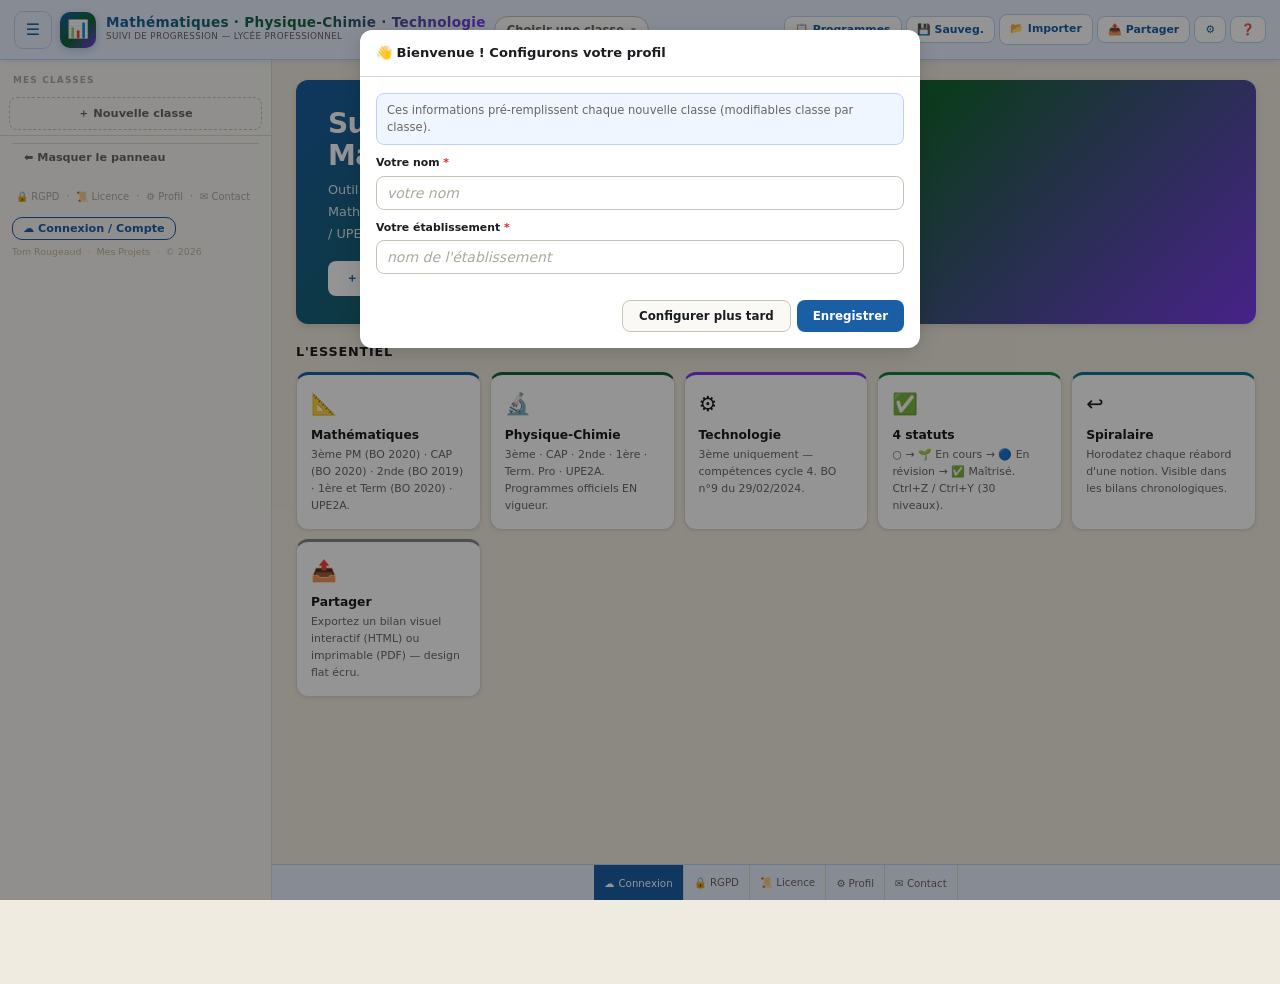
<file: index.html>
<!DOCTYPE html>
<html lang="fr">
<head>
<meta charset="UTF-8">
<meta name="viewport" content="width=device-width,initial-scale=1.0">
<meta http-equiv="Content-Security-Policy" content="default-src 'none'; script-src 'unsafe-inline'; style-src 'unsafe-inline'; img-src 'self' data: blob:; font-src data:; connect-src https://zfqzvwpjxmrlctxsmxch.supabase.co; base-uri 'none'; form-action 'none'">
<title>Suivi de Progression — Mathématiques · Sciences · Techno</title>
<link rel="icon" type="image/svg+xml" href="[data-uri]">
<style>:root{
  /* Palette générale */
  --bg-main:#f0ebe0;--bg-hdr:#e8f1ff;--bg-sb:#f7f6f2;
  --sf:#fff;--sf2:#faf9f6;--bd:#ddd8ce;--bd2:#c8c2b6;
  --text:#1a1c1f;--dim:#6b6560;--lt:#aaa89f;
  --sh1:0 1px 3px rgba(0,0,0,.06),0 1px 6px rgba(0,0,0,.04);
  --sh2:0 3px 10px rgba(0,0,0,.08),0 1px 4px rgba(0,0,0,.04);
  --sh3:0 8px 28px rgba(0,0,0,.12),0 2px 8px rgba(0,0,0,.06);
  --r:12px;--r2:8px;--r3:5px;--sw:272px;--hh:60px;

  /* Maths — bleu */
  --m:#1a5fa5;--m-bg:#eef4fc;--m-mid:#bad3f0;--m-dk:#13478a;--m-zone:#f0f6ff;--m-hd:#dbeafe;
  /* PC — vert */
  --pc:#166534;--pc-bg:#dcfce7;--pc-mid:#86efac;--pc-dk:#14532d;--pc-zone:#f0fdf4;--pc-hd:#bbf7d0;
  /* Techno — violet */
  --t:#7c3aed;--t-bg:#f5f3ff;--t-mid:#ddd6fe;--t-dk:#5b21b6;--t-zone:#faf5ff;--t-hd:#ede9fe;
  /* Statuts */
  --s-amber:#b45309;--s-amber-bg:#fef3c7;--s-blue:#5b21b6;--s-blue-bg:#ede9fe;
  --s-green:#15803d;--s-green-bg:#dcfce7;
  --red:#dc2626;--red-bg:#fee2e2;--amber:#d97706;--amber-bg:#fef3c7;
  --ora:#ea580c;--ora-bg:#fff7ed;--teal:#0e7490;--teal-bg:#ecfeff;
}
*,*::before,*::after{box-sizing:border-box;margin:0;padding:0}
html,body{height:100%;overflow-x:hidden}
body{font-family:-apple-system,BlinkMacSystemFont,'Segoe UI',system-ui,sans-serif;background:var(--bg-main);color:var(--text);font-size:14px;line-height:1.5}
button{cursor:pointer;font-family:inherit;transition:all .15s}
input,select,textarea{font-family:inherit;font-size:14px}
input::placeholder,textarea::placeholder{font-style:italic;color:var(--lt)}
a{color:var(--m)}
::-webkit-scrollbar{width:4px;height:4px}::-webkit-scrollbar-thumb{background:var(--bd2);border-radius:2px}

/* ── HEADER ── */
.hdr{position:fixed;top:0;left:0;right:0;height:var(--hh);background:var(--bg-hdr);border-bottom:1.5px solid var(--m-mid);display:flex;align-items:center;gap:8px;padding:0 14px;z-index:300;box-shadow:0 1px 6px rgba(26,95,165,.12)}
.ham{width:38px;height:38px;display:flex;align-items:center;justify-content:center;background:none;border:1.5px solid var(--m-mid);border-radius:9px;font-size:1rem;flex-shrink:0;color:var(--m)}
.ham:hover{background:var(--m-bg);border-color:var(--m)}
.logo{display:flex;align-items:center;gap:10px;flex-shrink:0;cursor:pointer}
.logo-ico{width:36px;height:36px;background:linear-gradient(135deg,var(--m) 0%,var(--pc) 55%,var(--t) 100%);border-radius:10px;display:flex;align-items:center;justify-content:center;font-size:1.1rem;flex-shrink:0;box-shadow:0 2px 8px rgba(26,95,165,.28)}
.logo-txt{display:flex;flex-direction:column}
.logo-name{font-size:.85rem;font-weight:900;letter-spacing:.02em;line-height:1.1;white-space:nowrap;background:linear-gradient(90deg,var(--m),var(--pc),var(--t));-webkit-background-clip:text;-webkit-text-fill-color:transparent;background-clip:text}
.logo-sub{font-size:.55rem;font-weight:500;color:var(--dim);letter-spacing:.04em;text-transform:uppercase}
.hdr-chips{flex:1;min-width:0;overflow-x:auto;display:flex;align-items:center;gap:5px;padding:0 8px;scrollbar-width:none}
.hdr-chips::-webkit-scrollbar{display:none}
.chip{flex-shrink:0;display:inline-flex;align-items:center;gap:5px;padding:5px 12px;border-radius:20px;border:1.5px solid var(--bd2);font-size:.68rem;font-weight:600;cursor:pointer;background:var(--sf);color:var(--dim);white-space:nowrap;max-width:200px}
.chip:hover{border-color:var(--m);color:var(--m)}.chip.act{font-weight:700}
.chip .dot{width:6px;height:6px;border-radius:50%;flex-shrink:0}
.chip-lbl{overflow:hidden;text-overflow:ellipsis;white-space:nowrap;max-width:130px}
.chip-add{flex-shrink:0;padding:5px 10px;border-radius:20px;border:1.5px dashed var(--bd2);background:none;color:var(--dim);font-size:.68rem;font-weight:600;cursor:pointer;white-space:nowrap}
.chip-add:hover{border-color:var(--m);color:var(--m)}
.hdr-acts{display:flex;align-items:center;gap:4px;flex-shrink:0}
.hbtn{padding:6px 10px;border-radius:var(--r2);border:1px solid var(--m-mid);background:var(--sf);color:var(--m);font-size:.68rem;font-weight:600;white-space:nowrap;display:flex;align-items:center;gap:4px}
.hbtn:hover{background:var(--m-bg);border-color:var(--m)}

/* ── UNDO BAR ── */
.undo-bar{display:none;position:fixed;bottom:16px;left:50%;transform:translateX(-50%);background:#222;color:#fff;font-size:.72rem;padding:7px 16px;border-radius:20px;z-index:600;gap:10px;align-items:center;box-shadow:var(--sh2)}
.undo-bar.on{display:flex}
.ub-btn{background:rgba(255,255,255,.12);border:1px solid rgba(255,255,255,.25);color:#fff;font-size:.66rem;padding:3px 10px;border-radius:12px;cursor:pointer}

/* ── SIDEBAR ── */
.sb-bg{display:none;position:fixed;inset:0;background:rgba(0,0,0,.36);z-index:199}
.sb-bg.on{display:block}
.sidebar{position:fixed;top:var(--hh);left:0;width:var(--sw);height:calc(100vh - var(--hh));background:var(--bg-sb);border-right:1px solid var(--bd);display:flex;flex-direction:column;z-index:200;transition:transform .25s ease,width .25s ease}
.sidebar.collapsed{transform:translateX(-100%)}
.sb-toggle-btn{position:fixed;top:calc(var(--hh) + 12px);left:12px;z-index:201;display:none;align-items:center;gap:6px;padding:7px 12px;background:var(--sf);border:1.5px solid var(--m-mid);border-radius:20px;font-size:.71rem;font-weight:700;color:var(--m);box-shadow:var(--sh2);cursor:pointer;white-space:nowrap}
.sb-toggle-btn:hover{background:var(--m-bg)}
.sidebar.collapsed~.sb-toggle-btn,.body-collapsed .sb-toggle-btn{display:flex}
.sb-scroll{flex:1;overflow-y:auto;padding-bottom:6px}
.sb-sec-lbl{font-size:.56rem;font-weight:700;letter-spacing:.13em;text-transform:uppercase;color:var(--lt);padding:14px 13px 5px}
.sb-mobile-acts{display:none;padding:8px;border-bottom:1px solid var(--bd);gap:5px;flex-wrap:wrap}
.sbact{display:flex;align-items:center;gap:4px;padding:7px 9px;border-radius:var(--r2);border:1px solid var(--bd2);background:var(--sf);color:var(--dim);font-size:.69rem;font-weight:600;cursor:pointer;flex:1;min-width:90px;justify-content:center}
.sbact:hover{border-color:var(--m);color:var(--m)}
/* Sidebar collapse button inside sidebar */
.sb-collapse-btn{display:flex;align-items:center;gap:5px;padding:7px 12px;background:none;border:none;border-top:1px solid var(--bd);font-size:.7rem;font-weight:600;color:var(--dim);cursor:pointer;width:100%;text-align:left}
.sb-collapse-btn:hover{background:var(--bg-main);color:var(--m)}

/* Class cards */
.scc{margin:4px 9px;padding:10px 12px;background:var(--sf);border:1.5px solid var(--bd);border-radius:var(--r2);cursor:pointer;transition:border-color .15s;box-shadow:var(--sh1)}
.scc:hover{border-color:var(--bd2)}
.scc-head{display:flex;align-items:center;gap:7px;margin-bottom:6px}
.scc-dot{width:8px;height:34px;border-radius:3px;flex-shrink:0}
.scc-info{flex:1;min-width:0}
.scc-name{font-size:.8rem;font-weight:700;overflow:hidden;text-overflow:ellipsis;white-space:nowrap}
.scc-meta{font-size:.6rem;color:var(--dim);margin-top:1px}
.scc-acts{display:flex;gap:3px;flex-shrink:0}
.scc-btn{background:rgba(0,0,0,.05);border:1px solid rgba(0,0,0,.1);padding:4px 7px;border-radius:5px;font-size:.62rem;color:var(--dim);cursor:pointer;font-weight:600}
.scc-btn:hover{background:var(--m-bg);border-color:var(--m);color:var(--m)}
.scc-btn.del:hover{background:var(--red-bg);border-color:var(--red);color:var(--red)}
.scc-bars{display:flex;flex-direction:column;gap:4px}
.scc-bar-row{display:flex;align-items:center;gap:6px;font-size:.6rem}
.scc-bar-lbl{width:95px;overflow:hidden;text-overflow:ellipsis;white-space:nowrap;flex-shrink:0}
.scc-bw{flex:1;height:4px;background:var(--bd);border-radius:2px;overflow:hidden}
.scc-b{height:100%;border-radius:2px;transition:width .4s}
.scc-pct{width:28px;text-align:right;font-weight:700;flex-shrink:0}
.sb-add-cls{display:flex;align-items:center;justify-content:center;gap:5px;margin:5px 9px;padding:8px;border:1.5px dashed var(--bd2);border-radius:var(--r2);background:none;color:var(--dim);font-size:.71rem;font-weight:600;cursor:pointer;width:calc(100% - 18px)}
.sb-add-cls:hover{border-color:var(--m);color:var(--m)}

/* Subject sections */
.sb-subj-hdr{display:flex;align-items:center;gap:7px;padding:9px 11px;cursor:pointer;border-left:3px solid transparent;transition:background .12s;user-select:none}
.sb-subj-hdr:hover{background:rgba(0,0,0,.03)}
.sb-subj-hdr.m-subj{--sc:var(--m);--sz:var(--m-zone);--shd:var(--m-hd)}
.sb-subj-hdr.pc-subj{--sc:var(--pc);--sz:var(--pc-zone);--shd:var(--pc-hd)}
.sb-subj-hdr.t-subj{--sc:var(--t);--sz:var(--t-zone);--shd:var(--t-hd)}
.sb-subj-hdr.open{background:var(--shd);border-left-color:var(--sc)}
.sb-subj-ico{font-size:.95rem;flex-shrink:0;width:20px;text-align:center}
.sb-subj-nm{flex:1;font-size:.74rem;font-weight:700;overflow:hidden;text-overflow:ellipsis;white-space:nowrap}
.sb-subj-hdr.open .sb-subj-nm{color:var(--sc)}
.sb-subj-lvl{font-size:.57rem;font-weight:600;padding:1px 7px;border-radius:8px;flex-shrink:0;background:rgba(0,0,0,.07);color:var(--dim)}
.sb-subj-hdr.open .sb-subj-lvl{background:var(--sc);color:#fff}
.sb-subj-pct{font-size:.62rem;font-weight:700;flex-shrink:0}
.sb-subj-hdr.open .sb-subj-pct{color:var(--sc)}
.sb-subj-chev{font-size:.58rem;color:var(--lt);transition:transform .2s;flex-shrink:0}
.sb-subj-hdr.open .sb-subj-chev{transform:rotate(90deg);color:var(--sc)}
.sb-subj-body{display:none;background:var(--sz)}
.sb-subj-hdr.open+.sb-subj-body{display:block}
.nav-row{display:flex;align-items:center;gap:7px;padding:6px 11px 6px 26px;cursor:pointer;border-left:3px solid transparent;transition:background .1s}
.nav-row:hover{background:rgba(0,0,0,.04)}.nav-row.act{border-left-color:var(--sc,var(--m));background:rgba(0,0,0,.06)}
.nav-row.act .nav-nm,.nav-row.act .nav-pc{color:var(--sc,var(--m));font-weight:600}
.nav-ico{font-size:.7rem;flex-shrink:0;width:16px;text-align:center}.nav-nm{flex:1;font-size:.72rem;font-weight:500;color:var(--text)}.nav-pc{font-size:.62rem;font-weight:700;color:var(--dim)}
.nav-del{display:none;font-size:.64rem;padding:2px 5px;border-radius:4px;cursor:pointer;font-weight:700;background:rgba(220,38,38,.08);border:1px solid rgba(220,38,38,.2);color:var(--red)}
.nav-row:hover .nav-del{display:flex;align-items:center}
.nav-prj{display:flex;align-items:center;gap:7px;padding:6px 11px 7px 26px;cursor:pointer;border-left:3px solid transparent;font-size:.72rem;font-weight:500;color:var(--text)}
.nav-prj:hover{background:rgba(0,0,0,.04)}.nav-prj.act{border-left-color:var(--ora);color:var(--ora);font-weight:600;background:rgba(234,88,12,.06)}
.sb-add-dom{display:flex;align-items:center;gap:5px;margin:3px 9px 7px;padding:6px 8px;border:1.5px dashed var(--bd2);border-radius:var(--r2);background:none;color:var(--dim);font-size:.65rem;cursor:pointer;width:calc(100% - 18px)}
.sb-add-dom:hover{border-color:var(--m);color:var(--m)}

/* Sidebar footer — FIXED */
.sb-ft{flex-shrink:0;border-top:1px solid var(--bd);background:var(--bg-sb)}
.sb-ft-links{display:flex;gap:3px;flex-wrap:wrap;padding:8px 12px 6px}
.sb-ftl{font-size:.62rem;color:var(--lt);background:none;border:none;text-align:left;padding:3px 4px;cursor:pointer}
.sb-ftl:hover{color:var(--dim)}
.sb-ft-sep{color:var(--lt);font-size:.6rem;line-height:2}
.sb-cred{font-size:.59rem;color:#c0b8a8;padding:0 12px 8px;display:flex;gap:6px;flex-wrap:wrap;align-items:center}
.sb-cred a{color:#c0b8a8;text-decoration:none}.sb-cred a:hover{color:var(--dim)}
.sb-cred-sep{color:#d8d0c0}

/* ── MAIN ── */
.main{margin-left:var(--sw);margin-top:var(--hh);min-height:calc(100vh - var(--hh));transition:margin-left .25s}
.body-collapsed .main{margin-left:0}

/* Show-sidebar button (when collapsed) */
.show-sb-btn{position:fixed;left:0;top:calc(var(--hh) + 50%);transform:translateY(-50%);z-index:201;display:none;writing-mode:vertical-rl;text-orientation:mixed;padding:12px 6px;background:var(--m);color:#fff;border:none;border-radius:0 8px 8px 0;font-size:.67rem;font-weight:700;cursor:pointer;box-shadow:2px 0 8px rgba(0,0,0,.15);letter-spacing:.08em}
.body-collapsed .show-sb-btn{display:flex}

/* TOP BAR */
.topbar{display:flex;align-items:center;gap:8px;padding:10px 22px;background:var(--sf);border-bottom:1px solid var(--bd);position:sticky;top:var(--hh);z-index:100;flex-wrap:wrap;box-shadow:var(--sh1)}
.topbar.m-bar{background:var(--m-zone);border-bottom-color:var(--m-mid)}
.topbar.pc-bar{background:var(--pc-zone);border-bottom-color:var(--pc-mid)}
.topbar.t-bar{background:var(--t-zone);border-bottom-color:var(--t-mid)}
.back-btn{display:flex;align-items:center;gap:5px;padding:5px 12px;border-radius:20px;border:1.5px solid currentColor;background:none;font-size:.71rem;font-weight:700;cursor:pointer;white-space:nowrap}
.back-btn.m-btn{color:var(--m)}.back-btn.m-btn:hover{background:var(--m-bg)}
.back-btn.pc-btn{color:var(--pc)}.back-btn.pc-btn:hover{background:var(--pc-bg)}
.back-btn.t-btn{color:var(--t)}.back-btn.t-btn:hover{background:var(--t-bg)}
.subj-sw-btn{display:flex;align-items:center;gap:5px;padding:5px 12px;border-radius:20px;border:1.5px solid var(--bd2);background:var(--sf);font-size:.71rem;font-weight:600;color:var(--dim);cursor:pointer;white-space:nowrap}
.subj-sw-btn:hover{border-color:var(--bd);background:var(--sf2)}
.topbar-title{flex:1;font-size:.8rem;font-weight:700;overflow:hidden;text-overflow:ellipsis;white-space:nowrap}
.topbar-title.m-title{color:var(--m)}.topbar-title.pc-title{color:var(--pc)}.topbar-title.t-title{color:var(--t)}

/* CONTENT */
.content{padding:20px 24px}
/* ── AUTH GATE (full-screen login wall) ── */
#auth-gate{position:fixed;inset:0;z-index:2000;background:linear-gradient(135deg,#1a1a2e 0%,#16213e 50%,#0f3460 100%);display:flex;align-items:center;justify-content:center;padding:20px;overflow-y:auto}
.gate-box{background:rgba(255,255,255,.97);border-radius:18px;width:100%;max-width:420px;box-shadow:0 24px 64px rgba(0,0,0,.4);overflow:hidden}
.gate-hero{background:linear-gradient(135deg,var(--m) 0%,#166534 50%,#7c3aed 100%);padding:28px 28px 20px;color:#fff;text-align:center}
.gate-hero h1{font-size:1.15rem;font-weight:900;margin:0 0 4px;letter-spacing:-.01em}
.gate-hero p{font-size:.73rem;opacity:.85;margin:0;line-height:1.4}
.gate-hero .gate-icon{font-size:2.2rem;margin-bottom:8px}
.gate-body{padding:24px 28px}
.gate-tabs{display:flex;gap:0;margin-bottom:20px;border:1.5px solid var(--bd);border-radius:10px;overflow:hidden}
.gate-tab{flex:1;padding:9px;font-size:.8rem;font-weight:700;border:none;cursor:pointer;background:#f5f3ef;color:var(--dim);transition:all .2s}
.gate-tab.active{background:var(--m);color:#fff}
.gate-field{margin-bottom:14px}
.gate-field label{display:block;font-size:.71rem;font-weight:700;color:var(--dim);margin-bottom:4px;text-transform:uppercase;letter-spacing:.05em}
.gate-field input{width:100%;padding:9px 12px;border:1.5px solid var(--bd);border-radius:8px;font-size:.85rem;box-sizing:border-box;transition:border-color .2s}
.gate-field input:focus{outline:none;border-color:var(--m)}
.gate-btn{width:100%;padding:11px;background:var(--m);color:#fff;border:none;border-radius:10px;font-size:.9rem;font-weight:800;cursor:pointer;margin-top:6px;transition:background .2s}
.gate-btn:hover{background:#1450a0}
.gate-msg{font-size:.73rem;min-height:18px;margin:6px 0;padding:0 2px;text-align:center}
.gate-msg.err{color:#c0392b} .gate-msg.ok{color:#166534}
.gate-sep{font-size:.65rem;color:var(--dim);text-align:center;margin:12px 0 0}

/* ── FIXED FOOTER BAR ── */
:root{--fh:36px}
.app-footer{position:fixed;bottom:0;left:var(--sw);right:0;height:var(--fh);background:var(--bg-hdr);border-top:1px solid var(--m-mid);display:flex;align-items:center;justify-content:center;gap:0;z-index:290;transition:left .25s}
.body-collapsed .app-footer{left:0}
.ft-btn{font-size:.64rem;color:var(--dim);background:none;border:none;cursor:pointer;padding:0 10px;height:100%;display:flex;align-items:center;gap:4px;border-right:1px solid var(--bd);white-space:nowrap;transition:background .15s,color .15s}
.ft-btn:last-child{border-right:none}
.ft-btn:hover{background:var(--sf);color:var(--m)}
.ft-auth-btn{background:var(--m);color:#fff !important;border-radius:0;font-weight:700}
.ft-auth-btn:hover{background:#1450a0 !important}
.main{margin-bottom:var(--fh)}


/* WELCOME */
.welcome-hero{background:linear-gradient(135deg,var(--m) 0%,var(--pc) 55%,var(--t) 100%);border-radius:var(--r);padding:28px 32px;color:#fff;margin-bottom:18px;box-shadow:var(--sh2)}
.welcome-hero h1{font-size:1.75rem;font-weight:900;margin-bottom:7px;line-height:1.15;letter-spacing:-.02em}
.welcome-hero p{font-size:.8rem;opacity:.88;line-height:1.72;max-width:520px;margin-bottom:16px}
.hero-btns{display:flex;gap:8px;flex-wrap:wrap}
.hbtn-hero{padding:9px 18px;border-radius:var(--r2);font-size:.76rem;font-weight:700;cursor:pointer;border:none}
.hbtn-hero.pri{background:#fff;color:var(--m)}.hbtn-hero.pri:hover{background:#eef4fc}
.hbtn-hero.sec{background:rgba(255,255,255,.14);color:#fff;border:1.5px solid rgba(255,255,255,.35)}.hbtn-hero.sec:hover{background:rgba(255,255,255,.24)}

/* CLASS HOME */
.cls-hero{padding:22px 24px;color:#fff}
.subj-grid{display:grid;grid-template-columns:repeat(3,1fr);gap:12px;margin-bottom:18px}
.subj-card{background:var(--sf);border:1.5px solid var(--bd);border-radius:var(--r);padding:18px;cursor:pointer;box-shadow:var(--sh1);transition:box-shadow .18s,transform .14s;position:relative;overflow:hidden}
.subj-card::after{content:'';position:absolute;top:0;left:0;right:0;height:4px;border-radius:var(--r) var(--r) 0 0}
.subj-card.m-card::after{background:var(--m)}.subj-card.pc-card::after{background:var(--pc)}.subj-card.t-card::after{background:var(--t)}
.subj-card:hover{box-shadow:var(--sh2);transform:translateY(-2px)}
.subj-card.disabled{opacity:.4;cursor:default;pointer-events:none}
.sc-ico{font-size:1.7rem;margin-bottom:8px}.sc-name{font-size:.87rem;font-weight:800;margin-bottom:2px}
.sc-name.m-name{color:var(--m)}.sc-name.pc-name{color:var(--pc)}.sc-name.t-name{color:var(--t)}
.sc-lvl{font-size:.63rem;color:var(--dim);margin-bottom:10px}
.sc-bw{height:6px;background:var(--bd);border-radius:3px;overflow:hidden;margin-bottom:4px}
.sc-b{height:100%;border-radius:3px;transition:width .4s}.sc-pct{font-size:.7rem;font-weight:700;margin-bottom:6px}
.sc-stats{display:flex;gap:10px;flex-wrap:wrap}.sc-st{font-size:.61rem;color:var(--dim)}

/* Guide cards */
.guide-grid{display:grid;grid-template-columns:repeat(auto-fill,minmax(155px,1fr));gap:9px;margin-bottom:18px}
.guide-card{background:var(--sf);border:1px solid var(--bd);border-radius:var(--r);padding:14px;box-shadow:var(--sh1)}
.guide-ico{font-size:1.3rem;margin-bottom:6px}.guide-ttl{font-size:.77rem;font-weight:700;margin-bottom:3px}
.guide-txt{font-size:.68rem;color:var(--dim);line-height:1.55}

/* Stats row */
.stats-row{display:grid;grid-template-columns:repeat(4,1fr);gap:8px;margin-bottom:16px}
.stat-c{background:var(--sf);border:1px solid var(--bd);border-radius:var(--r);padding:11px 13px;box-shadow:var(--sh1)}
.stat-n{font-size:1.3rem;font-weight:800;line-height:1}.stat-l{font-size:.6rem;color:var(--dim);margin-top:2px}

/* Subject home */
.subj-hdr{margin-bottom:16px}
.subj-hdr-top{display:flex;align-items:center;gap:12px;margin-bottom:10px}
.subj-hdr-ico{font-size:2.1rem}
.subj-hdr-nm{font-size:1.25rem;font-weight:900;letter-spacing:-.02em}
.subj-hdr-nm.m-title{color:var(--m)}.subj-hdr-nm.pc-title{color:var(--pc)}.subj-hdr-nm.t-title{color:var(--t)}
.subj-hdr-sub{font-size:.71rem;color:var(--dim)}
.subj-prog{display:flex;align-items:center;gap:10px;padding:10px 14px;background:var(--sf);border:1px solid var(--bd);border-radius:var(--r);margin-bottom:14px;box-shadow:var(--sh1)}
.sp-bw{flex:1;height:8px;background:var(--bd);border-radius:4px;overflow:hidden}
.sp-b{height:100%;border-radius:4px;transition:width .4s}
.sp-pct{font-size:.84rem;font-weight:800;min-width:38px;text-align:right}
.sp-inf{font-size:.65rem;color:var(--dim)}

/* Domain grid */
.dom-grid{display:grid;grid-template-columns:repeat(3,1fr);gap:10px;margin-bottom:16px}
.dcard{background:var(--sf);border:1px solid var(--bd);border-radius:var(--r);padding:15px;cursor:pointer;box-shadow:var(--sh1);transition:box-shadow .17s,transform .13s;border-left:4px solid transparent}
.dcard.m-dcard{border-left-color:var(--m)}.dcard.pc-dcard{border-left-color:var(--pc)}.dcard.t-dcard{border-left-color:var(--t)}
.dcard:hover{box-shadow:var(--sh2);transform:translateY(-1px)}
.dc-ico{font-size:1.25rem;margin-bottom:5px}.dc-nm{font-size:.8rem;font-weight:700;margin-bottom:3px;line-height:1.3}
.dc-sb{font-size:.62rem;color:var(--dim);margin-bottom:8px}
.bw{height:5px;background:var(--bd);border-radius:3px;overflow:hidden}.b{height:100%;border-radius:3px;transition:width .4s}
.dc-pct{font-size:.66rem;font-weight:700;margin-top:3px}
.dc-pct.m-pct{color:var(--m)}.dc-pct.pc-pct{color:var(--pc)}.dc-pct.t-pct{color:var(--t)}

/* Domain view */
.dom-header{padding:16px 0 12px;border-bottom:1px solid var(--bd);margin-bottom:14px}
.dom-tag{display:inline-flex;align-items:center;gap:5px;font-size:.58rem;font-weight:700;letter-spacing:.07em;text-transform:uppercase;padding:3px 10px;border-radius:20px;margin-bottom:7px}
.dom-ttl{font-size:1.15rem;font-weight:900;margin-bottom:4px;letter-spacing:-.02em}
.dom-desc{font-size:.74rem;color:var(--dim);max-width:580px;line-height:1.65;margin-bottom:10px}
.dom-prog{display:flex;align-items:center;gap:9px}
.dp-bw{max-width:220px;flex:1;height:7px;background:var(--bd);border-radius:4px;overflow:hidden}
.dp-b{height:100%;border-radius:4px;transition:width .4s}
.dp-pct{font-size:.84rem;font-weight:800}.dp-inf{font-size:.63rem;color:var(--dim)}

/* Legend */
.legend{display:flex;gap:12px;flex-wrap:wrap;padding:8px 12px;background:var(--sf);border:1px solid var(--bd);border-radius:var(--r2);margin-bottom:10px;box-shadow:var(--sh1)}
.li{display:flex;align-items:center;gap:4px;font-size:.62rem;color:var(--dim)}
.ldot{width:7px;height:7px;border-radius:2px;flex-shrink:0}

/* Modules */
.mc{background:var(--sf);border:1px solid var(--bd);border-radius:var(--r);margin-bottom:8px;box-shadow:var(--sh1);overflow:hidden}
.mc:hover{box-shadow:var(--sh2)}
.mc-hd{display:flex;align-items:center;gap:9px;padding:11px 13px;cursor:pointer;user-select:none}
.mc-ico{width:32px;height:32px;border-radius:8px;display:flex;align-items:center;justify-content:center;font-size:.8rem;flex-shrink:0}
.mc-inf{flex:1;min-width:0}
.mc-nm{font-weight:700;font-size:.82rem;margin-bottom:1px;line-height:1.3}
.mc-note{font-size:.59rem;color:var(--dim);margin-bottom:3px}
.mc-bw{width:100px;height:4px;background:var(--bd);border-radius:2px;overflow:hidden}
.mc-b{height:100%;border-radius:2px;transition:width .4s}
.mc-rt{display:flex;align-items:center;gap:3px;flex-shrink:0}
.mc-pct{font-size:.72rem;font-weight:700;min-width:28px;text-align:right}
.mc-all{display:flex;align-items:center;gap:2px;font-size:.6rem;font-weight:700;color:var(--s-green);padding:4px 8px;border-radius:5px;background:rgba(21,128,61,.1);border:1px solid rgba(21,128,61,.25);cursor:pointer;white-space:nowrap}
.mc-all:hover{background:var(--s-green-bg)}
.ev-btn{display:flex;align-items:center;gap:3px;font-size:.6rem;font-weight:600;color:var(--dim);padding:4px 7px;border-radius:5px;background:rgba(0,0,0,.05);border:1px solid rgba(0,0,0,.1);cursor:pointer}
.ev-btn:hover,.ev-btn.on{background:var(--s-green-bg);border-color:var(--s-green);color:var(--s-green)}
.mc-act{background:rgba(0,0,0,.05);border:1px solid rgba(0,0,0,.1);color:var(--dim);font-size:.7rem;padding:4px 7px;border-radius:5px;cursor:pointer;font-weight:600;line-height:1}
.mc-act:hover{background:var(--m-bg);border-color:var(--m);color:var(--m)}
.mc-act.del:hover{background:var(--red-bg);border-color:var(--red);color:var(--red)}
.mc-chev{color:var(--lt);font-size:.62rem;transition:transform .2s;flex-shrink:0}
.mc.open .mc-chev{transform:rotate(90deg)}
.mc-body{display:none;border-top:1px solid var(--bd);padding:8px 12px 12px}
.mc.open .mc-body{display:block}
.mc-body.m-zone{background:var(--m-zone)}.mc-body.pc-zone{background:var(--pc-zone)}.mc-body.t-zone{background:var(--t-zone)}

/* Sections */
.sec-hd{display:flex;align-items:center;gap:4px;padding:8px 0 4px}
.sec-ttl{font-size:.57rem;font-weight:700;letter-spacing:.1em;text-transform:uppercase;color:var(--dim);flex:1}
.sec-btn{font-size:.65rem;padding:3px 6px;border-radius:4px;cursor:pointer;font-weight:700;border:1px solid}
.sec-btn.add{color:var(--m);background:rgba(26,95,165,.09);border-color:rgba(26,95,165,.22)}
.sec-btn.del{color:var(--red);background:rgba(220,38,38,.09);border-color:rgba(220,38,38,.22)}
.sec-btn.edt{color:var(--amber);background:rgba(217,119,6,.09);border-color:rgba(217,119,6,.22)}

/* Notions */
.nr{display:flex;align-items:flex-start;gap:7px;padding:3px 4px;border-radius:4px;transition:background .1s}
.nr:hover{background:rgba(0,0,0,.04)}
.nr.diagram-row{background:rgba(124,58,237,.04);border-left:2.5px solid rgba(124,58,237,.3);padding-left:7px}
.nr.diagram-row:hover{background:rgba(124,58,237,.08)}
.sts{width:20px;height:20px;border-radius:5px;border:1.5px solid var(--bd2);background:var(--sf);flex-shrink:0;margin-top:2px;display:flex;align-items:center;justify-content:center;font-size:.52rem;cursor:pointer}
.sts:hover{transform:scale(1.1)}.sts.s1{border-color:var(--s-amber);background:var(--s-amber-bg);color:var(--s-amber)}.sts.s2{border-color:var(--s-blue);background:var(--s-blue-bg);color:var(--s-blue)}.sts.s3{border-color:var(--s-green);background:var(--s-green-bg);color:var(--s-green)}
.mtxt{font-size:.75rem;line-height:1.5;flex:1}.mtxt.done{color:var(--lt);text-decoration:line-through}
.nedit-inp{flex:1;font-size:.74rem;padding:2px 6px;border:1.5px solid var(--m);border-radius:4px;background:#fff;outline:none;display:none}
.nr.editing .mtxt{display:none}.nr.editing .nedit-inp{display:block}
.nmeta{display:flex;flex-direction:column;align-items:flex-end;gap:2px;flex-shrink:0}
.nbg{font-size:.52rem;padding:1px 5px;border-radius:6px;font-weight:600;white-space:nowrap}
.nb0{display:none}.nb1{background:var(--s-amber-bg);color:var(--s-amber)}.nb2{background:var(--s-blue-bg);color:var(--s-blue)}.nb3{background:var(--s-green-bg);color:var(--s-green)}
.ndate{font-size:.52rem;color:var(--lt)}
.nspiral-wrap{display:flex;flex-direction:column;gap:1px}
.nspiral{font-size:.52rem;color:var(--teal);background:var(--teal-bg);padding:1px 5px;border-radius:5px;font-weight:600}
.nr-acts{display:flex;gap:2px;opacity:0;transition:opacity .12s}
.nr:hover .nr-acts{opacity:1}
.nr-act{font-size:.62rem;padding:3px 6px;color:var(--dim);border-radius:4px;cursor:pointer;font-weight:700;border:1px solid rgba(0,0,0,.1);background:rgba(0,0,0,.05);line-height:1}
.nr-act:hover{background:var(--m-bg);border-color:var(--m);color:var(--m)}
.nr-act.del:hover{background:var(--red-bg);border-color:var(--red);color:var(--red)}
.nr-act.spiral.on{background:var(--teal-bg);border-color:var(--teal);color:var(--teal);opacity:1!important}
.add-nr-row{display:flex;align-items:center;gap:5px;padding:5px}
.add-inp{flex:1;padding:5px 8px;border:1px solid var(--bd2);border-radius:var(--r3);font-size:.73rem;background:var(--sf2);outline:none}
.add-inp:focus{border-color:var(--m)}
.add-ok{padding:5px 9px;background:var(--m);color:#fff;border:none;border-radius:var(--r3);font-size:.68rem;font-weight:600;cursor:pointer}
.add-cancel{padding:5px 8px;background:none;border:1px solid var(--bd2);border-radius:var(--r3);font-size:.68rem;color:var(--dim);cursor:pointer}
.add-mod-btn,.add-sec-btn{display:flex;align-items:center;gap:5px;width:100%;padding:7px 10px;border:1.5px dashed var(--bd2);border-radius:var(--r);background:none;color:var(--dim);font-size:.69rem;font-weight:500;cursor:pointer;margin-top:6px}
.add-mod-btn:hover,.add-sec-btn:hover{border-color:var(--m);color:var(--m)}
.add-sec-btn{border-radius:var(--r2);padding:5px 8px;margin-top:3px}

/* Projects */
.prj-grid{display:grid;grid-template-columns:repeat(auto-fill,minmax(225px,1fr));gap:10px;margin-bottom:14px}
.prj-card{background:var(--sf);border:1px solid var(--bd);border-radius:var(--r);padding:14px;box-shadow:var(--sh1);border-left:4px solid var(--t);transition:box-shadow .17s}
.prj-card:hover{box-shadow:var(--sh2)}
.prj-top{display:flex;align-items:flex-start;gap:8px;margin-bottom:7px}
.prj-ico{font-size:1.2rem;flex-shrink:0;margin-top:1px}.prj-nm{font-size:.8rem;font-weight:700;flex:1;line-height:1.3;color:var(--t)}
.prj-theme{font-size:.6rem;font-weight:600;padding:1px 7px;border-radius:10px;background:var(--t-bg);color:var(--t);border:1px solid var(--t-mid)}
.prj-desc{font-size:.7rem;color:var(--dim);line-height:1.5;margin-bottom:7px}
.prj-bw{height:5px;background:var(--bd);border-radius:3px;overflow:hidden;margin-bottom:4px}
.prj-b{height:100%;border-radius:3px;transition:width .4s}
.prj-foot{display:flex;align-items:center;justify-content:space-between}
.prj-status{font-size:.62rem;font-weight:700;padding:2px 8px;border-radius:10px}
.ps0{background:var(--s-amber-bg);color:var(--s-amber)}.ps1{background:var(--t-bg);color:var(--t)}.ps2{background:var(--teal-bg);color:var(--teal)}.ps3{background:var(--s-green-bg);color:var(--s-green)}
.prj-acts{display:flex;gap:3px}
.prj-btn{background:rgba(0,0,0,.05);border:1px solid rgba(0,0,0,.1);color:var(--dim);font-size:.64rem;padding:3px 7px;border-radius:4px;cursor:pointer}
.prj-btn:hover{background:var(--t-bg);border-color:var(--t);color:var(--t)}
.prj-btn.del:hover{background:var(--red-bg);border-color:var(--red);color:var(--red)}

/* Modals */
.overlay{position:fixed;inset:0;background:rgba(0,0,0,.42);z-index:500;display:none;align-items:flex-start;justify-content:center;padding:14px;overflow-y:auto}
.overlay.on{display:flex}
.modal{background:var(--sf);border-radius:var(--r);width:100%;max-width:560px;box-shadow:var(--sh3);margin-top:16px}
.modal.lg{max-width:820px}
.mhd{padding:13px 16px;border-bottom:1px solid var(--bd);display:flex;align-items:center;gap:8px}
.mhd-t{font-size:.82rem;font-weight:700;flex:1}
.mx{background:rgba(0,0,0,.05);border:1px solid rgba(0,0,0,.1);font-size:.78rem;color:var(--dim);padding:4px 9px;border-radius:5px;cursor:pointer;font-weight:700}
.mx:hover{background:var(--red-bg);color:var(--red);border-color:var(--red)}
.mbody{padding:16px;overflow-y:auto;max-height:74vh}
.mft{padding:0 16px 16px;display:flex;gap:6px;justify-content:flex-end;flex-wrap:wrap}
.mb{padding:8px 16px;border-radius:var(--r2);border:none;font-size:.74rem;font-weight:600;cursor:pointer}
.mb-p{background:var(--m);color:#fff}.mb-p:hover{background:var(--m-dk)}
.mb-g{background:var(--pc);color:#fff}.mb-g:hover{background:var(--pc-dk)}
.mb-v{background:var(--t);color:#fff}.mb-v:hover{background:var(--t-dk)}
.mb-s{background:var(--sf2);border:1.5px solid var(--bd2);color:var(--text)}.mb-s:hover{border-color:var(--m);color:var(--m)}
.fg{display:flex;flex-direction:column;gap:4px;margin-bottom:10px}
.fg label{font-size:.68rem;font-weight:600}
.fg input,.fg select,.fg textarea{padding:8px 10px;border:1.5px solid var(--bd2);border-radius:var(--r2);background:var(--sf);color:var(--text)}
.fg input:focus,.fg select:focus,.fg textarea:focus{outline:none;border-color:var(--m)}
.fg textarea{min-height:60px;resize:vertical}
.fg2{display:grid;grid-template-columns:1fr 1fr;gap:10px}
.cpick{display:flex;flex-wrap:wrap;gap:7px;margin-top:4px}
.cpsw{width:25px;height:25px;border-radius:50%;cursor:pointer;border:3px solid transparent}
.cpsw:hover{transform:scale(1.12)}
/* Subject picker */
.subj-row{border:1.5px solid var(--bd);border-radius:var(--r2);padding:10px 12px;margin-bottom:8px;transition:all .15s}
.subj-row.m-row.active{border-color:var(--m);background:var(--m-bg)}.subj-row.pc-row.active{border-color:var(--pc);background:var(--pc-bg)}.subj-row.t-row.active{border-color:var(--t);background:var(--t-bg)}
.subj-row-top{display:flex;align-items:center;gap:9px}
.subj-ico{font-size:1.1rem;flex-shrink:0}.subj-nm-modal{flex:1;font-size:.79rem;font-weight:700}
.subj-ck{width:20px;height:20px;border-radius:5px;border:1.5px solid var(--bd2);background:var(--sf);display:flex;align-items:center;justify-content:center;font-size:.7rem;cursor:pointer;flex-shrink:0}
.m-row .subj-ck.on{background:var(--m);border-color:var(--m);color:#fff}.pc-row .subj-ck.on{background:var(--pc);border-color:var(--pc);color:#fff}.t-row .subj-ck.on{background:var(--t);border-color:var(--t);color:#fff}
.subj-lvl-pick{display:none;margin-top:8px;padding-top:8px;border-top:1px solid rgba(0,0,0,.08);flex-wrap:wrap;gap:5px}
.subj-row.active .subj-lvl-pick{display:flex}
.lvl-sw{padding:5px 10px;border-radius:20px;border:1.5px solid var(--bd2);background:var(--sf);color:var(--dim);font-size:.69rem;font-weight:600;cursor:pointer}
.m-row .lvl-sw.on{background:var(--m);border-color:var(--m);color:#fff}.pc-row .lvl-sw.on{background:var(--pc);border-color:var(--pc);color:#fff}.t-row .lvl-sw.on{background:var(--t);border-color:var(--t);color:#fff}
/* Profile info in modal */
.profile-hint{display:flex;align-items:center;gap:7px;padding:6px 10px;background:var(--m-zone);border:1px solid var(--m-mid);border-radius:var(--r2);margin-bottom:10px;font-size:.68rem;color:var(--m-dk)}
/* Report */
.rpt-out{border:1px solid var(--bd);border-radius:var(--r2);padding:14px;background:#fff;max-height:420px;overflow-y:auto;margin-top:10px;font-size:.71rem}
/* Help */
.help-sec{margin-bottom:14px}
.help-sec-ttl{font-size:.74rem;font-weight:700;color:var(--m);margin-bottom:5px;padding-bottom:4px;border-bottom:1px solid var(--bd)}
.help-item{display:flex;gap:8px;margin-bottom:6px;font-size:.72rem;line-height:1.6}
.help-item-ico{font-size:.88rem;flex-shrink:0;width:22px;text-align:center}
.prose{font-size:.75rem;line-height:1.75}
.prose h3{font-weight:700;margin:10px 0 4px;font-size:.78rem;color:var(--m)}
.prose p,.prose ul{margin-bottom:6px}.prose ul{margin-left:14px}
/* Settings modal */
.setting-row{display:flex;align-items:center;gap:10px;padding:10px 0;border-bottom:1px solid var(--bd)}
.setting-label{font-size:.74rem;font-weight:600;width:120px;flex-shrink:0}
.setting-val{flex:1;font-size:.74rem;color:var(--text)}

/* Responsive */
@media(max-width:768px){
  .hdr-acts{display:none}.logo-sub{display:none}
  .sidebar{transform:translateX(-100%);z-index:250;box-shadow:var(--sh3)}.sidebar.open{transform:translateX(0)!important}
  .sb-mobile-acts{display:flex}.main{margin-left:0}
  .body-collapsed .show-sb-btn{display:none}
  .stats-row{grid-template-columns:1fr 1fr}.dom-grid{grid-template-columns:1fr 1fr}.subj-grid{grid-template-columns:1fr}
  .fg2{grid-template-columns:1fr}.welcome-hero h1{font-size:1.35rem}.content{padding:12px}
}
@media(max-width:420px){.dom-grid{grid-template-columns:1fr}}
@media(min-width:769px) and (max-width:1100px){:root{--sw:250px}.content{padding:16px 18px}.dom-grid{grid-template-columns:repeat(2,1fr)}}

/* ═══ MODAL PROGRAMMES — design cohérent avec l'appli ═══ */
.prog-tabs{display:flex;gap:6px;margin-bottom:12px;flex-wrap:wrap}
.prog-tab{padding:7px 14px;border-radius:20px;border:1.5px solid var(--bd2);background:var(--sf2);color:var(--dim);font-size:.72rem;font-weight:600;cursor:pointer;transition:all .14s}
.prog-lvls{display:flex;gap:5px;flex-wrap:wrap;margin-bottom:12px}
.prog-lvl{padding:5px 12px;border-radius:20px;border:1.5px solid var(--bd2);background:var(--sf2);color:var(--dim);font-size:.7rem;font-weight:600;cursor:pointer;transition:all .14s}
.prog-body{max-height:58vh;overflow-y:auto;padding-right:2px}
.prog-bo-info{font-size:.62rem;color:var(--lt);font-style:italic;padding:6px 10px;background:var(--sf2);border:1px solid var(--bd);border-radius:var(--r2);margin-bottom:10px}
/* Domain card dans modal */
.pdcard{background:var(--sf);border:1px solid var(--bd);border-radius:var(--r);margin-bottom:9px;box-shadow:var(--sh1);overflow:hidden}
.pdcard-hdr{display:flex;align-items:center;gap:8px;padding:10px 13px;cursor:pointer;user-select:none}
.pdcard-hdr:hover{background:var(--sf2)}
.pdcard-ico{font-size:.95rem;flex-shrink:0}
.pdcard-nm{flex:1;font-size:.8rem;font-weight:700}
.pdcard-chev{font-size:.6rem;color:var(--lt);transition:transform .2s;flex-shrink:0}
.pdcard.open .pdcard-chev{transform:rotate(90deg)}
.pdcard-body{display:none;border-top:1px solid var(--bd);padding:8px 13px 12px}
.pdcard.open .pdcard-body{display:block}
/* Module dans modal */
.pmmod{margin-bottom:8px}
.pmmod-nm{font-size:.75rem;font-weight:700;color:var(--text);margin-bottom:4px;padding:4px 0;border-bottom:1px solid var(--bd)}
.pm-note{font-size:.57rem;color:var(--lt);font-weight:400;margin-left:5px}
/* Section dans modal */
.pmsec-ttl{font-size:.56rem;font-weight:700;letter-spacing:.09em;text-transform:uppercase;color:var(--dim);margin:6px 0 3px}
/* Notion dans modal */
.pmnotion{font-size:.72rem;color:var(--text);padding:3px 0 3px 8px;border-left:2px solid var(--bd);margin-bottom:2px;line-height:1.45;cursor:pointer;transition:background .1s;border-radius:0 3px 3px 0}
.pmnotion:hover{background:var(--sf2);border-left-color:var(--bd2)}
.pmnotion.diag-n{border-left-color:var(--t);background:rgba(124,58,237,.03)}
/* Export items */
.nr.diag-r{background:rgba(124,58,237,.04);border-left:2px solid rgba(124,58,237,.3);padding-left:6px}

/* ═══ FIX : topbar-nav (chips alignées sur une ligne) ═══ */
.topbar{flex-wrap:nowrap;overflow-x:auto}
.topbar-nav{display:flex;align-items:center;gap:8px;flex-wrap:wrap;width:100%}

/* ═══ DROPDOWN CLASSES (header) ═══ */
.cls-dd-wrap{position:relative;flex-shrink:0}
.cls-dd-btn{display:flex;align-items:center;gap:7px;padding:6px 12px;border-radius:20px;border:1.5px solid var(--bd2);background:var(--sf);color:var(--dim);font-size:.72rem;font-weight:700;cursor:pointer;white-space:nowrap;transition:all .15s;max-width:260px}
.cls-dd-btn:hover{border-color:var(--m)}
.hdd-dot{width:8px;height:8px;border-radius:50%;flex-shrink:0}
.hdd-nm{flex:1;overflow:hidden;text-overflow:ellipsis;white-space:nowrap;max-width:160px}
.hdd-si{font-size:.72rem;flex-shrink:0}
.hdd-chev{font-size:.6rem;opacity:.7;flex-shrink:0}
.cls-dd-menu{display:none;position:absolute;top:calc(100% + 7px);left:0;min-width:260px;max-width:340px;background:var(--sf);border:1.5px solid var(--bd);border-radius:var(--r);box-shadow:var(--sh3);z-index:400;overflow:hidden;max-height:380px;overflow-y:auto}
.cls-dd-menu.open{display:block}
.hdd-item{display:flex;align-items:center;gap:9px;padding:9px 12px;cursor:pointer;border-left:3px solid transparent;transition:background .1s}
.hdd-item:hover{background:var(--sf2)}
.hdd-act{font-weight:700}
.hdd-i-dot{width:9px;height:9px;border-radius:50%;flex-shrink:0}
.hdd-i-inf{flex:1;min-width:0}
.hdd-i-nm{display:block;font-size:.76rem;font-weight:600;overflow:hidden;text-overflow:ellipsis;white-space:nowrap}
.hdd-i-yr{font-size:.6rem;color:var(--dim);margin-left:4px}
.hdd-i-si{font-size:.8rem;flex-shrink:0}
.hdd-sep{height:1px;background:var(--bd);margin:3px 0}
.hdd-add{display:flex;align-items:center;gap:5px;padding:9px 12px;width:100%;background:none;border:none;color:var(--m);font-size:.72rem;font-weight:700;cursor:pointer;text-align:left}
.hdd-add:hover{background:var(--m-bg)}

/* ═══ SCC sélectionné (fond 60% opacité) ═══ */
.scc.cls-selected{border-width:2px!important}
.scc.cls-selected .scc-name{font-weight:800}

/* ═══ Color picker compact (sans scroll) ═══ */
.cpick{display:grid;grid-template-columns:repeat(12,1fr);gap:5px;margin-top:4px;max-width:100%}
.cpsw{width:100%;aspect-ratio:1;min-width:0;border-radius:50%;cursor:pointer;border:3px solid transparent}
.cpsw:hover{transform:scale(1.15)}

/* ═══ Validation visuelle champs requis ═══ */
.fg label.req::after{content:' *';color:var(--red)}

/* ═══ SHARE MODAL — cartes alignées, boutons au même niveau ═══ */
.share-grid{display:grid;grid-template-columns:1fr 1fr;gap:10px;align-items:stretch}
.share-card{display:flex;flex-direction:column;padding:12px 13px;border-radius:var(--r);font-size:.72rem}
.share-card-ttl{font-weight:700;margin-bottom:5px;display:flex;align-items:center;gap:5px}
.share-card-desc{color:var(--dim);line-height:1.6;flex:1}
.share-card-btns{display:flex;gap:5px;margin-top:10px}
.share-card-btns .mb{flex:1;font-size:.68rem;padding:7px 8px}

/* ═══ PROGRAMMES — accordéons thème/chapitre (même langage visuel que .mc) ═══ */
.pthm{background:var(--sf);border:1px solid var(--bd);border-radius:var(--r);margin-bottom:8px;box-shadow:var(--sh1);overflow:hidden}
.pthm-hd{display:flex;align-items:center;gap:9px;padding:11px 13px;cursor:pointer;user-select:none}
.pthm-hd:hover{background:var(--sf2)}
.pthm-ico{width:32px;height:32px;border-radius:8px;display:flex;align-items:center;justify-content:center;font-size:.8rem;flex-shrink:0}
.pthm-inf{flex:1;min-width:0}
.pthm-nm{font-weight:700;font-size:.82rem;margin-bottom:1px}
.pthm-note{font-size:.6rem;color:var(--dim)}
.pthm-chev{color:var(--lt);font-size:.62rem;transition:transform .2s;flex-shrink:0}
.pthm.open .pthm-chev{transform:rotate(90deg)}
.pthm-body{display:none;border-top:1px solid var(--bd);padding:8px 12px 10px;background:var(--sf2)}
.pthm.open .pthm-body{display:block}

.pchp{background:var(--sf);border:1px solid var(--bd);border-radius:var(--r2);margin-bottom:6px;overflow:hidden}
.pchp-hd{display:flex;align-items:center;gap:8px;padding:8px 11px;cursor:pointer;user-select:none}
.pchp-hd:hover{background:var(--sf2)}
.pchp-ico{width:26px;height:26px;border-radius:6px;display:flex;align-items:center;justify-content:center;font-size:.7rem;flex-shrink:0}
.pchp-inf{flex:1;min-width:0}
.pchp-nm{font-weight:700;font-size:.74rem}
.pchp-note{font-size:.58rem;color:var(--dim)}
.pchp-chev{color:var(--lt);font-size:.58rem;transition:transform .2s;flex-shrink:0}
.pchp.open .pchp-chev{transform:rotate(90deg)}
.pchp-body{display:none;border-top:1px solid var(--bd);padding:6px 11px 9px}
.pchp.open .pchp-body{display:block}

/* ═══ License/RGPD pages — sections étoffées ═══ */
.prose h4{font-weight:700;margin:8px 0 3px;font-size:.73rem;color:var(--text)}
.prose .cc-badge{display:inline-flex;align-items:center;gap:5px;padding:4px 10px;background:#ebf5ff;border:1px solid #a8d0f0;border-radius:20px;font-size:.68rem;font-weight:600;color:#0c5a9e;margin:4px 0}
.prose ul li{margin-bottom:3px}
.prose .note-box{background:var(--sf2);border:1px solid var(--bd);border-radius:var(--r2);padding:8px 10px;margin:6px 0;font-size:.68rem;color:var(--dim)}


/* ═══ Share modal — checkbox "items non traités" ═══ */
.incl-untreated-row{display:flex;align-items:flex-start;gap:7px;padding:8px 10px;background:var(--sf2);border:1px solid var(--bd);border-radius:var(--r2);margin-bottom:10px;font-size:.71rem;cursor:pointer}
.incl-untreated-row input{margin-top:2px;flex-shrink:0;cursor:pointer}
.incl-untreated-row span{line-height:1.5}
.iu-hint{display:block;font-size:.62rem;color:var(--dim);margin-top:1px;font-weight:400}


/* ═══ Temps consacré — badge + modal ═══ */
.ntime{font-size:.52rem;color:var(--ora);background:rgba(234,88,12,.1);padding:1px 6px;border-radius:5px;font-weight:600;cursor:pointer;white-space:nowrap}
.ntime:hover{background:rgba(234,88,12,.18)}
.tm-row{display:flex;align-items:center;gap:10px}
.tm-row .fg{flex:1;margin-bottom:0}
.tm-sep{font-size:1.1rem;font-weight:700;color:var(--lt);padding-top:18px}

.regles{list-style:none;padding:0;margin:4px 0;font-size:.72rem}.regles li.ok{color:#166534;font-weight:700}
.mdp-wrap{display:flex;gap:6px;align-items:center}.mdp-wrap input{flex:1}
.aide-c{font-size:.7rem;color:var(--dim);margin:4px 0;line-height:1.4}
.auth-msg{color:#c0392b;font-size:.75rem;min-height:16px;margin:4px 0}.auth-msg.ok{color:#166534}
.auth-liens{display:flex;gap:14px;flex-wrap:wrap;margin-top:8px}
.compte-donnees{margin-top:10px;font-size:.75rem}
</style>
</head>
<body>
<header class="hdr">
 <button class="ham" onclick="toggleSidebar()" aria-label="Menu">☰</button>
 <div class="logo" onclick="goClsHome()">
  <div class="logo-ico">📊</div>
  <div class="logo-txt">
   <span class="logo-name">Mathématiques · Physique-Chimie · Technologie</span>
   <span class="logo-sub">Suivi de Progression — Lycée Professionnel</span>
  </div>
 </div>
 <div id="hdrCls" style="flex-shrink:0"></div>
 <div style="flex:1"></div>
 <div class="hdr-acts">
  <button class="hbtn" onclick="openProgModal()">📋 <span class="t">Programmes</span></button>
  <button class="hbtn" onclick="saveJSON()">💾 <span class="t">Sauveg.</span></button>
  <label class="hbtn" style="cursor:pointer">📂 <span class="t">Importer</span><input autocomplete="off" type="file" id="impF" accept=".json" style="display:none" onchange="loadJSON(this)"></label>
  <button class="hbtn" onclick="openShare()">📤 <span class="t">Partager</span></button>
  <button class="hbtn" onclick="openSettings()">⚙️</button>
  <button class="hbtn" onclick="openModal('helpModal')">❓</button>
 </div>
</header>
<button class="show-sb-btn" onclick="showSidebar()" title="Afficher le panneau">▶ Panneau</button>
<div class="sb-bg" id="sbBg" onclick="closeSidebar()"></div>
<nav class="sidebar" id="sidebar">
 <div class="sb-mobile-acts">
  <button class="sbact" onclick="saveJSON();closeSidebar()">💾</button>
  <button class="sbact" onclick="document.getElementById('impF').click();closeSidebar()">📂</button>
  <button class="sbact" onclick="openShare();closeSidebar()">📤</button>
  <button class="sbact" onclick="openProgModal();closeSidebar()">📋</button>
  <button class="sbact" onclick="openModal('helpModal');closeSidebar()">❓</button>
 </div>
 <div class="sb-scroll" id="sbScroll"></div>
</nav>
<main class="main" id="mainArea"></main>

<footer class="app-footer" id="appFooter">
  <button class="ft-btn" onclick="openModal('authModal')" id="ft-auth-btn">☁️ <span id="ft-auth-label">Connexion</span></button>
  <button class="ft-btn" onclick="openModal('privModal')">🔒 RGPD</button>
  <button class="ft-btn" onclick="openModal('licModal')">📜 Licence</button>
  <button class="ft-btn" onclick="openModal('settingsModal')">⚙️ Profil</button>
  <button class="ft-btn" onclick="openModal('contactModal')">✉️ Contact</button>
  <button class="ft-btn" onclick="openModal('accountModal')" id="ft-account-btn" style="display:none">👤 Mon compte</button>
</footer>
<div class="undo-bar" id="undoBar">
 <span>Historique</span>
 <button class="ub-btn" onclick="doUndo()">↩ Annuler (<span id="undoCount">0</span>)</button>
 <button class="ub-btn" onclick="doRedo()">↪ Rétablir (<span id="redoCount">0</span>)</button>
 <button class="ub-btn" onclick="document.getElementById('undoBar').className='undo-bar'">✕</button>
</div>

<div class="overlay" id="editClsModal" onclick="bgClose(event,'editClsModal')">
<div class="modal"><div class="mhd"><span class="mhd-t" id="editClsTitle">Nouvelle classe</span><button class="mx" onclick="closeModal('editClsModal')">&#10005;</button></div>
<div class="mbody">
<div id="profileInfoHint" class="profile-hint" style="display:none">ℹ️ Pré-rempli depuis votre profil · <button onclick="openSettings()" style="background:none;border:none;color:var(--m);cursor:pointer;text-decoration:underline;font-size:.68rem">Modifier</button></div>
<div class="fg"><label class="req">Nom de la classe</label><input autocomplete="off" id="cls_name" placeholder="ex : CAP Boulangerie · Groupe 1"></div>
<div class="fg"><label class="req">Couleur de la classe</label><div class="cpick" id="colorPicker"></div></div>
<div class="fg2"><div class="fg"><label class="req">Année scolaire</label><input autocomplete="off" id="cls_year" placeholder="année en cours"></div><div class="fg"><label class="req">Établissement</label><input autocomplete="off" id="cls_etab" placeholder="votre établissement"></div></div>
<div class="fg"><label class="req">Enseignant(e)</label><input autocomplete="off" id="cls_teacher" placeholder="votre nom"></div>
<div class="fg"><label class="req">Matières enseignées</label><div id="subjPicker"></div></div>
<input autocomplete="off" type="hidden" id="cls_editId">
</div><div class="mft"><button class="mb mb-s" onclick="closeModal('editClsModal')">Annuler</button><button class="mb mb-p" onclick="saveClass()">Enregistrer</button></div></div></div>

<div class="overlay" id="settingsModal" onclick="bgClose(event,'settingsModal')">
<div class="modal"><div class="mhd"><span class="mhd-t">⚙️ Mon profil enseignant</span><button class="mx" onclick="closeModal('settingsModal')">&#10005;</button></div>
<div class="mbody"><div style="font-size:.72rem;color:var(--dim);margin-bottom:10px;padding:8px 10px;background:var(--m-zone);border:1px solid var(--m-mid);border-radius:var(--r2)">Ces informations pré-remplissent chaque nouvelle classe (modifiables classe par classe).</div>
<div class="fg"><label class="req">Votre nom</label><input autocomplete="off" id="set_teacher" placeholder="votre nom"></div>
<div class="fg"><label class="req">Votre établissement</label><input autocomplete="off" id="set_etab" placeholder="nom de l'établissement"></div>
</div><div class="mft"><button class="mb mb-s" id="set_skip_btn" style="display:none" onclick="skipFirstRun()">Configurer plus tard</button><button class="mb mb-p" onclick="saveSettings()">Enregistrer</button></div></div></div>

<div class="overlay" id="prjModal" onclick="bgClose(event,'prjModal')">
<div class="modal"><div class="mhd"><span class="mhd-t" id="prjModalTitle">Nouveau projet</span><button class="mx" onclick="closeModal('prjModal')">&#10005;</button></div>
<div class="mbody">
<div style="padding:7px 10px;background:var(--t-bg);border:1px solid var(--t-mid);border-radius:var(--r2);margin-bottom:10px;font-size:.71rem;color:var(--t-dk);font-weight:600">⚙️ Technologie · Projet cycle 4</div>
<div class="fg"><label>Nom du projet *</label><input autocomplete="off" id="prj_name" placeholder="ex : Robot suiveur de ligne"></div>
<div class="fg2"><div class="fg"><label>Thème</label><select id="prj_theme"><option value="">— thème —</option><option>Robotique</option><option>Domotique</option><option>Objet communicant</option><option>Éco-conception</option><option>Fabrication 3D</option><option>Alarme / Sécurité</option><option>Santé / Sport</option><option>Autre</option></select></div>
<div class="fg"><label>Statut</label><select id="prj_status"><option value="0">💡 Idée / Analyse</option><option value="1">🔨 En conception</option><option value="2">🧪 Prototype / Tests</option><option value="3">✅ Terminé</option></select></div></div>
<div class="fg"><label>Description</label><textarea id="prj_desc" placeholder="Objectif, contraintes…"></textarea></div>
<input autocomplete="off" type="hidden" id="prjIdx">
</div><div class="mft"><button class="mb mb-s" onclick="closeModal('prjModal')">Annuler</button><button class="mb mb-v" onclick="saveProject()">Enregistrer</button></div></div></div>

<div class="overlay" id="shareModal" onclick="bgClose(event,'shareModal')">
<div class="modal lg"><div class="mhd"><span class="mhd-t">📤 Partager la progression actuelle</span><button class="mx" onclick="closeModal('shareModal')">&#10005;</button></div>
<div class="mbody">
<div class="fg"><label>Classe à exporter</label><select id="shr_cls" onchange="shrClsChange()"><option value="">— choisir —</option></select></div>
<div id="shr_info" style="margin-bottom:10px"></div>
<label class="incl-untreated-row"><input autocomplete="off" type="checkbox" id="shr_inclUntreated"> <span>Inclure les items non traités <span class="iu-hint">(décoché : seuls les items commencés, en révision ou maîtrisés apparaissent dans l'export thématique)</span></span></label>
<div class="share-grid">
<div class="share-card" style="background:var(--m-zone);border:1px solid var(--m-mid)">
<div class="share-card-ttl" style="color:var(--m)">📊 Thématique</div>
<div class="share-card-desc">Domaines → Modules → Notions. Chaque item avec son statut ✅/🔵/🌱/○, sa date et ses réabords spiralaires — tout est déplié, rien à cliquer.</div>
<div class="share-card-btns"><button class="mb mb-p" onclick="doExportHTML()">⬇️ HTML</button><button class="mb mb-g" onclick="doExportPDF()">🖨️ PDF</button></div>
</div>
<div class="share-card" style="background:var(--teal-bg);border:1px solid var(--teal)">
<div class="share-card-ttl" style="color:var(--teal)">📅 Chronologique</div>
<div class="share-card-desc">Semaine du lundi … au dimanche …, par matière. Idéal pour visualiser ce qui a été traité chaque semaine.</div>
<div class="share-card-btns"><button class="mb" style="background:var(--teal);color:#fff" onclick="doExportWeeklyHTML()">⬇️ HTML</button><button class="mb" style="background:var(--teal);color:#fff" onclick="doExportWeeklyPDF()">🖨️ PDF</button></div>
</div>
</div>
</div><div class="mft"><button class="mb mb-s" onclick="closeModal('shareModal')">Fermer</button></div></div></div>

<div class="overlay" id="timeModal" onclick="bgClose(event,'timeModal')">
<div class="modal"><div class="mhd"><span class="mhd-t">⏱️ Temps consacré</span><button class="mx" onclick="skipTime()">&#10005;</button></div>
<div class="mbody">
<div id="tm_label" style="font-size:.74rem;color:var(--dim);margin-bottom:12px;padding:8px 10px;background:var(--sf2);border-radius:var(--r2);border:1px solid var(--bd)"></div>
<div class="tm-row">
<div class="fg"><label>Heures</label><input autocomplete="off" type="number" id="tm_h" min="0" value="0" style="text-align:center" oninput="_updateTimePreview()"></div>
<span class="tm-sep">:</span>
<div class="fg"><label>Minutes</label><input autocomplete="off" type="number" id="tm_m" min="0" max="59" value="0" style="text-align:center" oninput="_updateTimePreview()"></div>
</div>
<div id="tm_preview" style="font-size:.7rem;color:var(--m);margin-top:8px;font-weight:600;min-height:14px"></div>
<div style="margin-top:10px"><label style="font-size:.72rem;font-weight:700;color:var(--dim);display:block;margin-bottom:4px">📅 Date de réalisation</label><input autocomplete="off" type="date" id="tm_date" style="width:100%;padding:6px 8px;border:1px solid var(--bd);border-radius:var(--r2);font-size:.8rem;background:var(--sf2)"></div>
</div>
<div class="mft"><button class="mb mb-s" onclick="skipTime()">Ignorer</button><button class="mb mb-p" onclick="confirmTime()">Enregistrer</button></div>
</div></div>
<div class="overlay" id="progModal" onclick="bgClose(event,'progModal')">
<div class="modal lg"><div class="mhd"><span class="mhd-t">📋 Consulter les programmes officiels</span><button class="mx" onclick="closeModal('progModal')">&#10005;</button></div>
<div class="mbody">
<div class="prog-tabs" id="progTabs"></div>
<div class="prog-lvls" id="progLvls"></div>
<div class="prog-body" id="progBody"></div>
</div><div class="mft"><button class="mb mb-s" onclick="closeModal('progModal')">Fermer</button></div></div></div>

<div class="overlay" id="helpModal" onclick="bgClose(event,'helpModal')">
<div class="modal lg"><div class="mhd"><span class="mhd-t">❓ Guide d'utilisation</span><button class="mx" onclick="closeModal('helpModal')">&#10005;</button></div>
<div class="mbody">
<div class="help-sec"><div class="help-sec-ttl">🚀 Démarrage</div>
<div class="help-item"><span class="help-item-ico">📚</span><span>Menu déroulant en haut → sélectionnez ou créez une classe.</span></div>
<div class="help-item"><span class="help-item-ico">↕️</span><span>Dans la sidebar, cliquez une matière pour déplier/replier son programme.</span></div>
<div class="help-item"><span class="help-item-ico">○</span><span>Cliquez ○ sur une notion : ○ → 🌱 → 🔵 → ✅. Ctrl+Z annule.</span></div>
<div class="help-item"><span class="help-item-ico">✓</span><span>✓ Maîtrisé sur un module → tout à ✅. Re-cliquer → tout à ○.</span></div>
<div class="help-item"><span class="help-item-ico">⬅</span><span>Bouton ⬅ Masquer le panneau (bas de sidebar) ou ☰ (PC) pour gagner de la place.</span></div>
</div>
<div class="help-sec"><div class="help-sec-ttl">📤 Exports</div>
<div class="help-item"><span class="help-item-ico">📊</span><span>Thématique : toutes les notions par domaine/module avec statut.</span></div>
<div class="help-item"><span class="help-item-ico">📅</span><span>Chronologique : items travaillés par semaine (lundi→dimanche).</span></div>
</div>
</div><div class="mft"><button class="mb mb-s" onclick="closeModal('helpModal')">Fermer</button></div></div></div>

<div class="overlay" id="privModal" onclick="bgClose(event,'privModal')">
<div class="modal lg"><div class="mhd"><span class="mhd-t">🔒 Confidentialité &amp; RGPD</span><button class="mx" onclick="closeModal('privModal')">&#10005;</button></div>
<div class="mbody"><div class="prose">

<h3>1. Qui est responsable de ce traitement ?</h3>
<p><strong>Tom Rougeaud</strong>, enseignant de mathématiques en lycée professionnel (France).<br>
Contact : via le lien LinkedIn de la fenêtre « Contact ».</p>

<h3>2. Deux modes de fonctionnement</h3>
<p>L'application fonctionne <strong>sans compte</strong> (données stockées uniquement dans le localStorage de votre navigateur, sur votre appareil) ou <strong>avec un compte</strong> (données synchronisées sur les serveurs de Supabase).</p>
<ul>
<li><strong>Sans compte</strong> : aucune donnée ne quitte votre appareil. Tout reste dans <code>localStorage</code>.</li>
<li><strong>Avec compte</strong> : votre identifiant (un pseudo, ou l’adresse e-mail d’un ancien compte), une empreinte irréversible de votre mot de passe, et les données de progression (matière, classe, statut des notions, temps, dates) et d’évaluations sont envoyés et stockés sur les serveurs de Supabase. Ces contenus ne sont pas chiffrés dans votre navigateur.</li>
</ul>
<div class="note-box">⚠️ Aucune donnée nominative d'élève ne doit être saisie. L'application suit une <strong>progression pédagogique par classe</strong>, sans identification individuelle.</div>

<h3>3. Données collectées (compte uniquement)</h3>
<ul>
<li>Identifiant de connexion : un pseudo propre à cette appli (aucune adresse e-mail demandée), ou l’adresse e-mail d’un ancien compte</li>
<li>Mot de passe : conservé uniquement sous forme d’empreinte irréversible</li>
<li>Données de progression : identifiants de classe, matière, notion, statut, date, temps consacré</li>
<li>Évaluations : titre, date, notions associées</li>
</ul>
<p>Aucun cookie tiers, aucun traceur, aucune télémétrie n'est utilisé.</p>

<h3>4. Hébergement et sous-traitance</h3>
<p>Les données des comptes sont hébergées par <strong>Supabase</strong> (plateforme cloud, projet situé en région <strong>eu-west-1 / Europe</strong>). Supabase est soumis au RGPD en tant que sous-traitant. Consultez leur politique : <a href="https://supabase.com/privacy" target="_blank">supabase.com/privacy</a>.</p>

<h3>5. Vos droits (RGPD, art. 15–17)</h3>
<ul>
<li><strong>Droit d'accès</strong> : exportez toutes vos données en JSON via <em>Mon Compte → Exporter mes données</em></li>
<li><strong>Droit à l'effacement</strong> : supprimez définitivement votre compte et toutes vos données via <em>Mon Compte → Supprimer mon compte</em></li>
<li><strong>Droit de rectification</strong> : modifiez directement vos données dans l'application</li>
<li><strong>Droit de portabilité</strong> : export JSON standardisé disponible à tout moment</li>
</ul>
<p>Pour toute demande, utilisez le lien LinkedIn de la fenêtre « Contact ».</p>

<h3>6. Conservation</h3>
<p>Les données sont conservées jusqu'à suppression du compte. En l'absence de compte, les données localStorage peuvent être effacées à tout moment depuis les paramètres de votre navigateur.</p>

<h3>7. Base légale</h3>
<p>Le traitement repose sur votre <strong>consentement explicite</strong> (création de compte volontaire). L'utilisation sans compte ne constitue aucun traitement de données personnelles.</p>

</div></div>
</div></div><div class="mft"><button class="mb mb-s" onclick="closeModal('privModal')">Fermer</button></div></div></div>

<div class="overlay" id="licModal" onclick="bgClose(event,'licModal')">
<div class="modal lg"><div class="mhd"><span class="mhd-t">📜 Licence &amp; Crédits</span><button class="mx" onclick="closeModal('licModal')">&#10005;</button></div>
<div class="mbody"><div class="prose">

<h3>Suivi de Progression — Mathématiques · Physique-Chimie · Technologie</h3>
<p>Outil pédagogique gratuit, standalone (un seul fichier HTML, aucune installation), destiné aux enseignants de la voie professionnelle pour suivre la progression de leurs classes par rapport aux programmes officiels en vigueur.</p>

<h3>Licence — CC BY-NC-SA 4.0</h3>
<div class="cc-badge">🔗 Creative Commons Attribution – Pas d'Utilisation Commerciale – Partage dans les Mêmes Conditions 4.0</div>
<p>Cette œuvre est mise à disposition selon les termes de la licence <a href="http://creativecommons.org/licenses/by-nc-sa/4.0/deed.fr" target="_blank">CC BY-NC-SA 4.0</a>. En résumé, vous êtes autorisé à :</p>
<ul>
<li><b>Partager</b> — copier, distribuer et communiquer le fichier par tous moyens et sous tous formats ;</li>
<li><b>Adapter</b> — remixer, transformer et créer à partir du matériel (ajouter des chapitres, modifier la mise en forme, l'intégrer à votre pratique de classe) ;</li>
</ul>
<p>selon les conditions suivantes :</p>
<ul>
<li><b>Attribution</b> — vous devez créditer l'œuvre, intégrer un lien vers la licence et indiquer si des modifications ont été effectuées. Vous devez le faire de manière raisonnable, sans suggérer que l'auteur vous soutient ou soutient la façon dont vous avez utilisé l'œuvre ;</li>
<li><b>Pas d'utilisation commerciale</b> — vous n'êtes pas autorisé à faire un usage commercial de cette œuvre, tout ou partie du matériel la composant (vente, formation payante, intégration dans un produit commercial) ;</li>
<li><b>Partage dans les mêmes conditions</b> — dans le cas où vous effectuez un remix, que vous transformez, ou créez à partir du matériel composant l'œuvre originale, vous devez diffuser l'œuvre modifiée dans les mêmes conditions, c'est-à-dire avec la même licence avec laquelle l'œuvre originale a été diffusée.</li>
</ul>
<div class="note-box">Cette licence ne s'applique qu'au code et à la structure de l'outil. Les <b>programmes officiels</b> cités (textes du Bulletin officiel de l'Éducation nationale) restent la propriété de l'État français et sont reproduits ici à des fins pédagogiques et de référence, conformément à leur statut de documents administratifs librement réutilisables.</div>

<h3>Programmes officiels de référence</h3>
<h4>Mathématiques</h4>
<p>3ème Prépa-Métiers : BO n°31 du 30/07/2020 · CAP : BO n°30 du 23/07/2020 · 2nde Pro : BO spécial n°5 du 11/04/2019 · 1ère et Terminale Pro : BO spécial n°1 du 06/02/2020.</p>
<h4>Physique-Chimie</h4>
<p>3ème : BO spécial n°11 du 26/11/2015 (cycle 4) · CAP : BO n°30 du 23/07/2020 · 2nde/1ère/Term Pro : BO spécial n°2 du 19/02/2009.</p>
<h4>Technologie</h4>
<p>3ème (cycle 4) : BO n°9 du 29 février 2024.</p>

<h3>Avertissement</h3>
<p>Cet outil est une aide au suivi pédagogique et ne remplace ni le jugement professionnel de l'enseignant, ni les documents officiels qu'il convient toujours de consulter en cas de doute (Éduscol, BO en vigueur). L'auteur ne saurait être tenu responsable d'une éventuelle erreur de retranscription des programmes — toute correction ou suggestion est bienvenue.</p>

<h3>Auteur</h3>
<p>© 2026 <a href="https://www.linkedin.com/in/tomrougeaud/" target="_blank">Tom Rougeaud</a> · <a href="https://tom-rougeaud.github.io/casier-tom-rougeaud" target="_blank">Mes Projets</a></p>
<p style="font-size:.62rem;color:var(--lt)">Développé pour un usage en lycée professionnel. Suggestions et retours bienvenus via LinkedIn.</p>

</div></div><div class="mft"><button class="mb mb-s" onclick="closeModal('licModal')">Fermer</button></div></div></div>

<script>const CUR_MATHS={"troisieme_pm":[{"id":"pm0","label":"Automatismes","icon":"⚡","color":"#1d4ed8","desc":"Liste officielle des automatismes attendus en 3ème — d'après le document officiel DNB (série générale et professionnelle) et le BO n°31 du 30/07/2020.","modules":[{"id":"pm0m1","name":"Calcul numérique","icon":"🔢","note":"Automatismes — DNB 3ème","sections":[{"t":"Automatismes","n":["Écriture décimale des fractions simples : 1/2=0,5 ; 1/4=0,25 ; 3/4=0,75 ; 3/2=1,5 ; 5/2=2,5 ; 1/10=0,1","Comparer des nombres décimaux et calculer avec des nombres décimaux (y compris négatifs)","Simplifier, comparer des fractions ; calculer avec des fractions (+ − × ÷)","Prendre une fraction simple d'un nombre : le tiers de 18 ; le quart de 12","Déterminer a % de c quand a vaut 100, 50, 25, 10 ou 1","Écrire un même nombre sous de multiples formes : 1,2 = 6/5 = 1+1/5 = 120 %","Passer d'une écriture décimale à la notation scientifique (et réciproquement)","Connaître les carrés des entiers de 1 à 12 : 1² = 1 ; 2² = 4 ; … ; 12² = 144","Appliquer les critères de divisibilité par 2, 3, 5 et 9","Pour un entier n : exprimer son double, son triple, sa moitié, son prédécesseur, son successeur, son carré"]}]},{"id":"pm0m2","name":"Calcul algébrique","icon":"✏️","note":"Automatismes — DNB 3ème","sections":[{"t":"Automatismes","n":["Simplifier des expressions littérales (réduction de termes semblables)","Calculer la valeur numérique d'une expression algébrique (y compris avec des puissances)","Développer et factoriser une expression simple : a(b+c) = ab+ac et réciproque","Résoudre des équations du type ax = c","Résoudre des équations du type x + b = c","Résoudre des équations du type ax + b = c","Sur une droite graduée : lire l'abscisse d'un point ; placer un point d'abscisse donnée"]}]},{"id":"pm0m3","name":"Géométrie et mesures","icon":"📐","note":"Automatismes — DNB 3ème","sections":[{"t":"Automatismes","n":["Dans un repère orthogonal : lire les coordonnées d'un point ; placer un point de coordonnées données","Exploiter le codage d'une figure pour identifier des triangles, des quadrilatères particuliers, une médiatrice","Reconnaître et citer des angles : plat (180°), nul, droit (90°), aigu, obtus, opposés par le sommet, adjacents, supplémentaires","Connaître la somme des angles d'un triangle (180°) ; calculer la mesure du troisième angle","Conversions de longueur : mm, cm, m, km","Conversions d'aire : mm², cm², m², km²","Conversions de volume : cm³, dm³, m³","Conversions de masse : g, kg ; de capacité : mL, cL, dL, L ; de durée : s, min, h, jour","Équivalences : 1 dm³ = 1 L ; 1 m³ = 1 000 L","Reconnaître des solides : cube, pavé droit, prisme droit, cylindre, pyramide, cône","Périmètre d'un polygone et d'un disque (P = 2πr)","Aire d'un triangle (A = b×h/2) ; rectangle (A = L×l) ; disque (A = πr²)","Volume d'un cube, d'un pavé droit, d'un prisme droit, d'un cylindre","Théorème de Pythagore : reconnaître la configuration, appliquer l'égalité, regard critique","Théorème de Thalès (triangles emboîtés) : reconnaître, appliquer l'égalité des rapports","Trigonométrie cosinus : reconnaître la situation, appliquer cos θ = adjacent/hypoténuse","Mobiliser les propriétés de la symétrie axiale, de la symétrie centrale, de la translation"]}]},{"id":"pm0m4","name":"Données et probabilités","icon":"📊","note":"Automatismes — DNB 3ème","sections":[{"t":"Automatismes","n":["Probabilités dans des cas simples (équiprobabilité) : P(A) = cas favorables / cas possibles","Exprimer une fréquence simple","Calculer la moyenne d'une série statistique","Déterminer la médiane pour une série comportant un petit nombre de valeurs","Lire et interpréter des informations présentées sous forme de tableaux, de diagrammes et de graphiques"]}]},{"id":"pm0m5","name":"Proportionnalité et fonctions","icon":"📉","note":"Automatismes — DNB 3ème","sections":[{"t":"Automatismes","n":["Reconnaître si une situation relève de la proportionnalité ou non","Mobiliser une procédure adaptée : linéarité (× ou +) ou retour à l'unité","Appliquer une augmentation ou une diminution exprimée en pourcentage (coefficient multiplicateur)","Exploiter un graphique représentant la dépendance de deux grandeurs : lire et interpréter des valeurs"]}]},{"id":"pm0m6","name":"Algorithmique","icon":"💻","note":"Automatismes — DNB 3ème","sections":[{"t":"Automatismes","n":["Interpréter une suite d'instructions : programme de calcul","Interpréter une suite d'instructions : déplacement dans le plan","Interpréter une suite d'instructions : construction géométrique"]}]}]},{"id":"pm1","label":"Nombres et calculs","icon":"🔢","color":"#1a5fa5","desc":"BO n°31 du 30/07/2020 — 3ème Prépa-Métiers.","modules":[{"id":"pm1m1","name":"Entiers, décimaux et fractions","icon":"½","note":"BO 3PM 2020","sections":[{"t":"Notions","n":["Nombres entiers et décimaux : lecture, écriture, comparaison, ordonnancement","Fractions : définition, fraction irréductible, opérations (+ − × ÷)","Nombres relatifs : opérations, règles des signes, valeur absolue","Encadrements et arrondis","Passage fraction ↔ décimal"]}]},{"id":"pm1m2","name":"Puissances et notation scientifique","icon":"⚡","note":"BO 3PM 2020","sections":[{"t":"Notions","n":["Puissances à exposant entier positif et négatif","Puissances de 10 et notation scientifique : a × 10ⁿ (1 ≤ a < 10)","Règles de calcul sur les puissances","Ordre de grandeur"]}]},{"id":"pm1m3","name":"Proportionnalité et pourcentages","icon":"📊","note":"BO 3PM 2020","sections":[{"t":"Notions","n":["Coefficient et tableau de proportionnalité","Quatrième proportionnelle (règle de trois)","Pourcentage d'une quantité — taux de pourcentage","Augmentation / diminution en pourcentage","Pourcentages successifs (composition)","Échelles : réduction, agrandissement, plan"]}]},{"id":"pm1m4","name":"Calcul littéral et équations","icon":"✏️","note":"BO 3PM 2020","sections":[{"t":"Notions","n":["Expression littérale : valeur numérique, développement, réduction","Équation du premier degré : résolution et vérification","Mise en équation d'un problème","Inéquation du 1er degré : résolution et représentation"]}]}]},{"id":"pm2","label":"Organisation, gestion de données et fonctions","icon":"📊","color":"#0e7490","desc":"BO n°31 du 30/07/2020 — 3ème PM.","modules":[{"id":"pm2m1","name":"Tableaux et graphiques","icon":"📋","note":"BO 3PM 2020","sections":[{"t":"Notions","n":["Lire et construire un tableau de valeurs","Diagramme en barres, histogramme, diagramme circulaire, courbe","Choisir la représentation adaptée à la situation"]}]},{"id":"pm2m2","name":"Statistiques","icon":"📈","note":"BO 3PM 2020","sections":[{"t":"Notions","n":["Individu, population, caractère, effectif, fréquence, cumuls","Moyenne arithmétique (pondérée ou non)","Médiane d'une série ; mode ; étendue","Interprétation des indicateurs en contexte professionnel"]}]},{"id":"pm2m3","name":"Probabilités","icon":"🎲","note":"BO 3PM 2020","sections":[{"t":"Notions","n":["Expérience aléatoire, univers, événement, probabilité","Événement contraire : P(Ā) = 1 − P(A)","Événements incompatibles ; fréquences et probabilités empiriques","Arbre de probabilités à 2 étapes"]}]},{"id":"pm2m4","name":"Fonctions","icon":"📉","note":"BO 3PM 2020","sections":[{"t":"Notions","n":["Notion de fonction : image, antécédent, notation f(x)","Tableau de valeurs et représentation graphique","Fonction linéaire f(x) = ax et fonction affine f(x) = ax + b","Sens de variation, lecture graphique (extremum, antécédents)"]}]}]},{"id":"pm3","label":"Grandeurs et mesures","icon":"📏","color":"#c2410c","desc":"BO n°31 du 30/07/2020 — 3ème PM.","modules":[{"id":"pm3m1","name":"Longueurs, aires et volumes","icon":"📐","note":"BO 3PM 2020","sections":[{"t":"Notions","n":["Unités de longueur, masse, capacité — tableaux de conversion","Périmètres et aires des figures planes usuelles","Volumes des solides usuels (cube, pavé, prisme, cylindre, pyramide, cône, sphère)","Conversions volumes ↔ capacités (1 dm³ = 1 L)"]}]},{"id":"pm3m2","name":"Grandeurs composées et échelles","icon":"⏱️","note":"BO 3PM 2020","sections":[{"t":"Notions","n":["Vitesse moyenne : v = d/t — calculs, conversions km/h ↔ m/s","Durées : calculs en h/min/s","Débit, cadence, productivité","Échelle d'un plan : calcul longueur réelle ↔ représentée"]}]}]},{"id":"pm4","label":"Espace et géométrie","icon":"📐","color":"#6d28d9","desc":"BO n°31 du 30/07/2020 — 3ème PM.","modules":[{"id":"pm4m1","name":"Droites, angles et figures","icon":"∠","note":"BO 3PM 2020","sections":[{"t":"Notions","n":["Droites perpendiculaires et parallèles — angles associés","Types d'angles ; complémentaires et supplémentaires","Triangles : somme des angles, cas particuliers","Quadrilatères usuels : carré, rectangle, losange, parallélogramme, trapèze"]}]},{"id":"pm4m2","name":"Transformations","icon":"🔄","note":"BO 3PM 2020","sections":[{"t":"Notions","n":["Symétrie axiale et centrale : définition, construction, propriétés","Translation : vecteur, construction","Homothétie : rapport k, agrandissement/réduction","Figures semblables : rapport de similitude"]}]},{"id":"pm4m3","name":"Théorèmes fondamentaux","icon":"📐","note":"BO 3PM 2020","sections":[{"t":"Notions","n":["Théorème de Pythagore et sa réciproque","Théorème de Thalès et sa réciproque","Trigonométrie : sin θ, cos θ, tan θ dans le triangle rectangle","Calcul d'une longueur ou d'un angle par trigonométrie"]}]}]}],"cap":[{"id":"c0","label":"Automatismes","icon":"⚡","color":"#1d4ed8","desc":"Liste officielle des automatismes CAP — BO n°30 du 23/07/2020. Groupement 1 : items marqués (G1). Automatismes complémentaires (2ème année) également inclus.","modules":[{"id":"c0m1","name":"Automatismes de base (1ère année)","icon":"🔢","note":"BO CAP 2020","sections":[{"t":"Calcul numérique","n":["[1] Multiplication d'un nombre par 10, par 100, par 0,1 ou par 0,01","[2] Calcul mental d'additions ou de multiplications simples","[3] Règles des signes pour les produits ou les quotients d'entiers relatifs","[4] Addition de fractions simples ; multiplication de fractions","[5] Calcul ou application d'une proportion sous différentes formes","[6] Passage d'une écriture fractionnaire à une écriture décimale","[7] Comparaison de nombres donnés en écriture décimale","[8] Comparaison de nombres rationnels donnés en écriture fractionnaire ou scientifique","[11] Détermination d'une valeur arrondie","[12] Conversion d'une durée : heures et minutes ↔ système décimal"]},{"t":"Calcul algébrique","n":["[9] Transformation de formules","[10] Résolution d'équations du type ax = b ou a + x = b"]},{"t":"Géométrie (Groupement 1 uniquement)","n":["[13] Carré d'un nombre entier ; racine carrée d'un carré parfait","[14] Conversions des unités de longueurs, d'aires et de volumes","[15] Mesure de la distance d'un point à une droite","[16] Mesure de la distance entre deux droites parallèles"]}]},{"id":"c0m2","name":"Automatismes complémentaires (2ème année)","icon":"⚙️","note":"BO CAP 2020","sections":[{"t":"Statistiques et proportionnalité","n":["[C1] Calcul d'un effectif total ; calcul de fréquences (mentalement dans cas simples)","[C2] Calcul de la moyenne d'une série statistique (mentalement dans cas simples)","[C3] Calcul d'une quatrième proportionnelle","[C4] Détermination d'un coefficient de proportionnalité d'un tableau","[C5] Calcul d'une valeur parmi : pourcentage ou échelle, valeur initiale, valeur finale"]},{"t":"Calcul algébrique et fonctions","n":["[C6] Résolution algébrique d'une équation se ramenant à ax + b = c","[C7] Placement d'un point connaissant ses coordonnées cartésiennes dans un plan","[C8] Exploitation de la représentation graphique d'une fonction f sur un intervalle donné"]},{"t":"Géométrie complémentaire (Groupement 1)","n":["[C9] Construction d'une médiatrice, d'une parallèle, d'une perpendiculaire et d'un angle de mesure donnée","[C10] Identification dans une figure codée de deux droites perpendiculaires ou parallèles","[C11] Mesure de la longueur d'un segment","[C12] Identification d'une figure plane usuelle ou d'un solide usuel"]}]}]},{"id":"c1","label":"Nombres et calculs","icon":"🔢","color":"#1a5fa5","desc":"BO n°30 du 23/07/2020 — CAP.","modules":[{"id":"c1m1","name":"Nombres rationnels","icon":"🔢","note":"BO CAP 2020","sections":[{"t":"Notions","n":["Entiers, décimaux, fractions : opérations et priorités","Utilisation raisonnée de la calculatrice"]}]},{"id":"c1m2","name":"Proportionnalité et pourcentages","icon":"📊","note":"BO CAP 2020","sections":[{"t":"Notions","n":["Coefficient de proportionnalité — règle de trois","Pourcentage d'une quantité — taux — augmentation / diminution","Échelles : lecture d'un plan, calcul longueur réelle / représentée"]}]},{"id":"c1m3","name":"Calculs commerciaux","icon":"💰","note":"BO CAP 2020","sections":[{"t":"Notions","n":["Prix HT, TVA, prix TTC (taux 5,5 % / 10 % / 20 %)","Remise, réduction, promotion","Coût de revient, bénéfice — indice simple"]}]}]},{"id":"c2","label":"Organisation et gestion de données","icon":"📊","color":"#0e7490","desc":"BO n°30 du 23/07/2020 — CAP.","modules":[{"id":"c2m1","name":"Tableaux et graphiques","icon":"📋","note":"BO CAP 2020","sections":[{"t":"Notions","n":["Lire, compléter et construire un tableau de données","Diagramme en barres, histogramme, diagramme circulaire, courbe","Choisir la représentation adaptée"]}]},{"id":"c2m2","name":"Statistiques","icon":"📈","note":"BO CAP 2020","sections":[{"t":"Notions","n":["Effectif, fréquence, cumuls","Moyenne, médiane, mode, étendue","Interprétation en contexte professionnel"]}]}]},{"id":"c3","label":"Grandeurs et mesures","icon":"📏","color":"#c2410c","desc":"BO n°30 du 23/07/2020 — CAP.","modules":[{"id":"c3m1","name":"Unités et conversions","icon":"⚖️","note":"BO CAP 2020","sections":[{"t":"Notions","n":["Longueurs, masses, capacités, températures — conversions","Durées : calculs en h/min/s"]}]},{"id":"c3m2","name":"Aires, volumes et grandeurs composées","icon":"📦","note":"BO CAP 2020","sections":[{"t":"Notions","n":["Aires des figures planes usuelles","Volumes des solides usuels","Vitesse v = d/t, débit, cadence, rendement","Conversions d'unités d'aires et de volumes"]}]}]},{"id":"c4","label":"Espace et géométrie","icon":"📐","color":"#6d28d9","desc":"BO n°30 du 23/07/2020 — CAP.","modules":[{"id":"c4m1","name":"Figures et solides","icon":"△","note":"BO CAP 2020","sections":[{"t":"Notions","n":["Figures planes usuelles : périmètre et aire","Solides usuels : développement (patron) et volume","Parallélisme, perpendicularité","Théorème de Pythagore et trigonométrie de base"]}]}]}],"seconde":[{"id":"s0","label":"Automatismes","icon":"⚡","color":"#1d4ed8","desc":"Liste officielle des automatismes 2nde Pro — BO spécial n°5 du 11/04/2019. Numérotation conforme au document officiel.","modules":[{"id":"s0m1","name":"Calcul numérique — items 1 à 11","icon":"🔢","note":"BO 2019 — 2nde Pro","sections":[{"t":"Automatismes exigibles","n":["[1] Exprimer un nombre sous forme de pourcentage","[2] Utiliser des pourcentages","[3] Calculer avec des puissances de 10","[4] Écrire un nombre en notation scientifique","[5] Comparer des fractions","[6] Additionner, multiplier des fractions","[7] Calculer une quatrième proportionnelle","[8] Déterminer un arrondi","[10] Exprimer un résultat dans une unité adaptée"]}]},{"id":"s0m2","name":"Calcul algébrique — items 12 à 15","icon":"✏️","note":"BO 2019 — 2nde Pro","sections":[{"t":"Automatismes exigibles","n":["[12] Calculer un intérêt simple, une valeur acquise","[14] Développer, factoriser, réduire une expression littérale","[15] Transformer une formule"]}]},{"id":"s0m3","name":"Fonctions — items 21 à 28","icon":"📉","note":"BO 2019 — 2nde Pro","sections":[{"t":"Automatismes exigibles","n":["[21] Se repérer dans un repère orthogonal","[22] Rechercher l'image ou l'antécédent d'un nombre par une fonction","[24] Établir le tableau de variation d'une fonction","[25] Reconnaître l'allure d'une représentation graphique à partir d'un tableau de variations","[28] Résoudre graphiquement des équations"]}]},{"id":"s0m4","name":"Probabilités — items 32 à 38","icon":"🎲","note":"BO 2019 — 2nde Pro","sections":[{"t":"Automatismes exigibles","n":["[32] Dénombrer des données à l'aide de tableaux ou d'arbres","[33] Calculer la probabilité d'un événement et de l'événement contraire","[34] Calculer la probabilité de la réunion d'événements incompatibles","[35] Calculer la probabilité de la réunion de deux événements","[36] Calculer la probabilité de l'intersection de deux événements","[37] Exploiter une représentation de données","[38] Calculer une probabilité conditionnelle"]}]},{"id":"s0m5","name":"Statistiques — items 39 à 42","icon":"📈","note":"BO 2019 — 2nde Pro","sections":[{"t":"Automatismes exigibles","n":["[39] Calculer une fréquence","[40] Calculer une moyenne","[41] Lire un graphique de données chiffrées","[42] Associer un graphique avec des données"]}]},{"id":"s0m6","name":"Plan et espace — items 44 à 47","icon":"📐","note":"BO 2019 — 2nde Pro","sections":[{"t":"Automatismes exigibles","n":["[44] Reconnaître des configurations de Pythagore ou de Thalès","[45] Calculer l'aire d'un carré, d'un rectangle, d'un disque","[46] Convertir des unités de longueur, d'aire et de volume","[47] Vérifier la cohérence grandeur-unité de mesure"]}]}]},{"id":"s1","label":"Algèbre – Analyse","icon":"📉","color":"#1a5fa5","desc":"BO spécial n°5 du 11/04/2019 — Bac Pro 2nde Pro.","modules":[{"id":"s1m1","name":"Nombres réels et calcul numérique","icon":"🔢","note":"BO 2019 — 2nde Pro","sections":[{"t":"Notions","n":["Ensembles de nombres : ℕ, ℤ, ℚ, ℝ","Fractions : simplification, opérations, comparaison","Puissances entières ; racine carrée ; notation scientifique","Proportionnalité : coefficient, règle de trois, tableau","Taux de pourcentage : calcul d'une valeur, du taux, de la base","Évolution relative : taux d'évolution = (Va − Vd)/Vd × 100","Taux global d'évolutions successives","Indice simple en base 100","Calculs commerciaux : HT, TVA, TTC, remise, marge"]}]},{"id":"s1m2","name":"Fonctions numériques","icon":"📉","note":"BO 2019 — 2nde Pro","sections":[{"t":"Notions","n":["Notion de fonction : image, antécédent, notation f(x), ensemble de définition","Tableau de valeurs et représentation graphique","Lecture graphique : image, antécédent, extremum, sens de variation","Fonctions de référence : linéaire f(x)=ax, affine f(x)=ax+b","Coefficient directeur et ordonnée à l'origine (interprétation)","Fonction carré f(x)=x² : parabole, axe de symétrie, minimum","Fonction valeur absolue f(x)=|x| et inverse f(x)=1/x","Fonction racine carrée f(x)=√x"]}]},{"id":"s1m3","name":"Équations et inéquations du 1er degré","icon":"✏️","note":"BO 2019 — 2nde Pro","sections":[{"t":"Notions","n":["Équation du 1er degré : résolution algébrique et vérification","Mise en équation d'un problème professionnel","Inéquation ax+b < 0 : résolution et représentation sur ℝ","Système de deux équations du 1er degré à deux inconnues","Intérêt simple : I = C₀ × t × n — calculs et applications"]}]}]},{"id":"s2","label":"Probabilités – Statistiques","icon":"📊","color":"#0e7490","desc":"BO spécial n°5 du 11/04/2019 — Bac Pro 2nde Pro.","modules":[{"id":"s2m1","name":"Statistiques à une variable","icon":"📈","note":"BO 2019 — 2nde Pro","sections":[{"t":"Notions","n":["Série statistique : population, individu, caractère (qualitatif / quantitatif discret / continu)","Effectif, effectif cumulé, fréquence, fréquence cumulée","Représentations graphiques : diagramme en bâtons, histogramme, circulaire","Indicateurs de position : moyenne pondérée, médiane, quartiles Q₁ et Q₃","Indicateurs de dispersion : étendue, écart interquartile","Notion d'écart-type σ (interprétation ; calcul tableur/calculatrice)"]}]},{"id":"s2m2","name":"Probabilités","icon":"🎲","note":"BO 2019 — 2nde Pro","sections":[{"t":"Notions","n":["Expérience aléatoire, univers Ω, événement, probabilité","Probabilité (équiprobabilité) — fréquences et loi des grands nombres","P(Ā) = 1 − P(A) ; événements incompatibles","Probabilité conditionnelle P(B|A) — arbre pondéré"]}]}]},{"id":"s3","label":"Géométrie","icon":"📐","color":"#c2410c","desc":"BO spécial n°5 du 11/04/2019 — Bac Pro 2nde Pro.","modules":[{"id":"s3m1","name":"Trigonométrie dans le triangle rectangle","icon":"△","note":"BO 2019 — 2nde Pro","sections":[{"t":"Notions","n":["cos θ = adjacent/hypoténuse ; sin θ = opposé/hypoténuse ; tan θ = opposé/adjacent","sin²θ + cos²θ = 1","Angles remarquables : 30°, 45°, 60° — valeurs exactes","Calcul d'un côté ou d'un angle par trigonométrie (calculatrice)","Applications professionnelles : pente, inclinaison, hauteur inaccessible"]}]},{"id":"s3m2","name":"Géométrie dans le plan et dans l'espace","icon":"📦","note":"BO 2019 — 2nde Pro","sections":[{"t":"Notions","n":["Aires de figures composées","Volumes des solides usuels (prisme, cylindre, pyramide, cône, sphère)","Conversions d'unités de surface et de volume","Théorème de Pythagore dans l'espace"]}]}]}],"premiere":[{"id":"p0","label":"Automatismes","icon":"⚡","color":"#1d4ed8","desc":"Liste officielle des automatismes 1ère Pro — BO spécial n°1 du 06/02/2020. Numérotation conforme au document officiel.","modules":[{"id":"p0m1","name":"Calcul numérique — items 1 à 11","icon":"🔢","note":"BO 2020 — 1ère Pro","sections":[{"t":"Automatismes exigibles","n":["[1] Exprimer un nombre sous forme de pourcentage","[2] Utiliser des pourcentages","[3] Calculer avec des puissances de 10","[4] Écrire un nombre en notation scientifique","[5] Comparer des fractions","[6] Additionner, multiplier des fractions","[7] Calculer une quatrième proportionnelle","[8] Déterminer un arrondi","[9] Appliquer des pourcentages ou une échelle","[10] Exprimer un résultat dans une unité adaptée","[11] Reconnaître une situation de proportionnalité"]}]},{"id":"p0m2","name":"Calcul algébrique — items 13 à 17","icon":"✏️","note":"BO 2020 — 1ère Pro","sections":[{"t":"Automatismes exigibles","n":["[13] Calculer un terme d'une suite arithmétique","[14] Développer, factoriser, réduire une expression littérale","[16] Résoudre une équation du type ax = b ou a + x = b","[17] Résoudre une équation ou une inéquation du premier degré"]}]},{"id":"p0m3","name":"Fonctions — items 21 à 29","icon":"📉","note":"BO 2020 — 1ère Pro","sections":[{"t":"Automatismes exigibles","n":["[21] Se repérer dans un repère orthogonal","[22] Rechercher l'image ou l'antécédent d'un nombre par une fonction","[23] Calculer l'ordonnée d'un point d'une courbe","[24] Établir le tableau de variation d'une fonction","[25] Reconnaître l'allure d'une représentation graphique à partir d'un tableau de variations","[26] Déterminer graphiquement les extremums globaux d'une fonction","[27] Déterminer graphiquement le coefficient directeur d'une droite","[28] Résoudre graphiquement des équations","[29] Résoudre graphiquement une équation du type f(x) = c ou f(x) < c"]}]},{"id":"p0m4","name":"Statistiques — items 39 à 43","icon":"📈","note":"BO 2020 — 1ère Pro","sections":[{"t":"Automatismes exigibles","n":["[39] Calculer une fréquence","[40] Calculer une moyenne","[41] Lire un graphique de données chiffrées","[42] Associer un graphique avec des données","[43] Calculer des indicateurs de position ou de dispersion"]}]},{"id":"p0m5","name":"Plan et espace — items 44 à 51","icon":"📐","note":"BO 2020 — 1ère Pro","sections":[{"t":"Automatismes exigibles","n":["[44] Reconnaître des configurations de Pythagore ou de Thalès","[45] Calculer l'aire d'un carré, d'un rectangle, d'un disque","[46] Convertir des unités de longueur, d'aire et de volume","[47] Vérifier la cohérence grandeur-unité de mesure","[48] Distinguer cercle, disque, sphère et boule","[49] Reconnaître un cube, un pavé droit, une pyramide, un cylindre, un cône ou une boule","[50] Calculer le volume d'un cube, d'un pavé droit et d'un cylindre","[51] Construire la somme de deux vecteurs"]}]}]},{"id":"p1","label":"Algèbre – Analyse","icon":"📉","color":"#1a5fa5","desc":"BO spécial n°1 du 06/02/2020 — Bac Pro 1ère Pro.","modules":[{"id":"p1m1","name":"Fonctions polynômes de degré 2","icon":"📈","note":"BO 2020 — 1ère Pro","sections":[{"t":"Notions","n":["f(x) = ax²+bx+c — forme développée, valeur numérique","Parabole : sens d'ouverture, axe de symétrie x=−b/(2a), sommet S(α,β)","Forme canonique : f(x) = a(x−α)²+β","Discriminant Δ = b²−4ac — racines de f","Factorisation : f(x) = a(x−x₁)(x−x₂) si Δ > 0","Signe de f(x) — résolution de f(x)=k, f(x)>k, f(x)<k"]}]},{"id":"p1m2","name":"Dérivation","icon":"∂","note":"BO 2020 — 1ère Pro","sections":[{"t":"Notions","n":["Taux de variation [f(b)−f(a)]/(b−a) — nombre dérivé f'(a)","Dérivées : constante→0 ; x→1 ; xⁿ→nxⁿ⁻¹ ; 1/x→−1/x² ; √x→1/(2√x)","Règles : (u+v)'=u'+v' ; (ku)'=ku' ; (uv)' ; (u/v)'","Signe de f'(x) → sens de variation de f","Extremum local : f'(α)=0 avec changement de signe","Tableau de variations complet ; optimisation professionnelle"]}]},{"id":"p1m3","name":"Suites numériques","icon":"∑","note":"BO 2020 — 1ère Pro","sections":[{"t":"Notions","n":["Suite définie par terme général ou par récurrence","Suite arithmétique : raison r, uₙ=u₀+nr, somme des n+1 premiers termes","Suite géométrique : raison q, uₙ=u₀×qⁿ, somme des n+1 premiers termes","Sens de variation : étude de uₙ₊₁−uₙ ou uₙ₊₁/uₙ","Convergence : suite géométrique |q|<1 → 0"]}]},{"id":"p1m3a","name":"Suites arithmétiques","icon":"→","note":"BO 2020 — 1ère Pro","sections":[{"t":"Définition et caractérisation","n":["Suite arithmétique : définition — différence constante uₙ₊₁ − uₙ = r (raison)","Raison r > 0 : suite croissante ; r < 0 : suite décroissante ; r = 0 : suite constante","Terme général : uₙ = u₀ + n × r","Passage entre deux termes quelconques : uₙ = u_p + (n−p) × r","Calcul du rang n à partir d'un terme : n = (uₙ − u₀) / r","Propriété du point milieu : u_p = (u_{p−1} + u_{p+1}) / 2"]},{"t":"Sommes et représentation","n":["Somme des n+1 premiers termes : S = (n+1) × (u₀ + uₙ) / 2","Représentation graphique : points alignés sur une droite de pente r","Modélisation : épargne mensuelle constante, production en progression régulière","Utilisation d'un tableur pour calculer les termes et représenter la suite"]}]},{"id":"p1m4","name":"Calculs commerciaux et financiers","icon":"💰","note":"BO 2020 — 1ère Pro","sections":[{"t":"Notions","n":["Intérêts simples : I = C₀ × t × n","Intérêts composés : Cₙ = C₀(1+t)ⁿ — valeur acquise et actuelle","Taux annuel et taux mensuel équivalent","Valeur acquise d'une suite d'annuités (tableur)","Mensualité d'emprunt — tableau d'amortissement : lecture"]}]},{"id":"p1m5","name":"Équations et inéquations","icon":"=","note":"BO 2020 — 1ère Pro","sections":[{"t":"Notions","n":["Résolution algébrique d'une équation du 2nd degré (Δ)","Signe d'un trinôme du 2nd degré — inéquation","Système de deux équations du 1er degré à deux inconnues"]}]}]},{"id":"p2","label":"Probabilités – Statistiques","icon":"📊","color":"#0e7490","desc":"BO spécial n°1 du 06/02/2020 — Bac Pro 1ère Pro.","modules":[{"id":"p2m1","name":"Statistiques à deux variables","icon":"📈","note":"BO 2020 — 1ère Pro","sections":[{"t":"Notions","n":["Nuage de points, point moyen G(x̄,ȳ)","Droite d'ajustement (moindres carrés) : ŷ = ax + b","Coefficient de corrélation r — interprétation","Prévision par ajustement — limites de l'extrapolation","Tableur (CORREL, DROITEREG, graphe)"]}]},{"id":"p2m2","name":"Probabilités — loi binomiale","icon":"🎲","note":"BO 2020 — 1ère Pro","sections":[{"t":"Notions","n":["Probabilité conditionnelle P(B|A) ; indépendance ; prob. totales","Schéma de Bernoulli — loi binomiale B(n,p)","P(X=k) = C(n,k)×pᵏ×(1−p)ⁿ⁻ᵏ","Espérance E(X)=np ; écart-type σ(X)=√(npq)"]}]}]},{"id":"p3","label":"Géométrie","icon":"📐","color":"#c2410c","desc":"BO spécial n°1 du 06/02/2020 — Bac Pro 1ère Pro.","modules":[{"id":"p3m1","name":"Vecteurs dans le plan","icon":"→","note":"BO 2020 — 1ère Pro","sections":[{"t":"Notions","n":["Coordonnées, norme, opérations — colinéarité","Somme de vecteurs (règle du parallélogramme)","Translation et applications"]}]},{"id":"p3m2","name":"Géométrie dans l'espace","icon":"🧊","note":"BO 2020 — 1ère Pro","sections":[{"t":"Notions","n":["Sections planes de solides ; distances dans l'espace","Volumes de solides composés"]}]}]}],"terminale":[{"id":"t0","label":"Automatismes","icon":"⚡","color":"#1d4ed8","desc":"Liste officielle des automatismes Terminale Pro — BO spécial n°1 du 06/02/2020 (Annexe 2). Numérotation conforme au document officiel.","modules":[{"id":"t0m1","name":"Calcul numérique","icon":"🔢","note":"Automatismes cumulatifs — 2nde/1ère/Term","sections":[{"t":"Automatismes exigibles","n":["Exprimer un nombre sous forme de pourcentage","Utiliser des pourcentages (calcul d'une valeur, d'un taux, d'une base)","Calculer avec des puissances de 10","Écrire un nombre en notation scientifique","Comparer des fractions","Additionner, multiplier des fractions","Calculer une quatrième proportionnelle","Déterminer un arrondi","Appliquer des pourcentages ou une échelle","Exprimer un résultat dans une unité adaptée","Reconnaître une situation de proportionnalité"]}]},{"id":"t0m2","name":"Calcul algébrique","icon":"✏️","note":"Automatismes cumulatifs — 2nde/1ère/Term","sections":[{"t":"Automatismes exigibles","n":["Calculer un intérêt simple, une valeur acquise","Calculer un terme d'une suite arithmétique ou géométrique","Développer, factoriser, réduire une expression littérale","Transformer une formule","Résoudre une équation du type ax = b ou a + x = b","Résoudre une équation ou une inéquation du premier degré","Factoriser x² − a² (identité remarquable : différence de carrés)","Factoriser un polynôme de degré 2 (via le discriminant)","Développer (x + a)(x + b)","Calculer le discriminant Δ = b² − 4ac et en déduire les racines","Déterminer la dérivée d'une fonction polynôme de degré ≤ 2"]}]},{"id":"t0m3","name":"Fonctions","icon":"📉","note":"Automatismes cumulatifs — 2nde/1ère/Term","sections":[{"t":"Automatismes exigibles","n":["Se repérer dans un repère orthogonal","Rechercher l'image ou l'antécédent d'un nombre par une fonction","Calculer l'ordonnée d'un point d'une courbe","Établir le tableau de variation d'une fonction","Reconnaître l'allure d'une représentation graphique à partir d'un tableau de variations","Déterminer graphiquement les extremums globaux d'une fonction","Déterminer graphiquement le coefficient directeur d'une droite","Résoudre graphiquement des équations","Résoudre graphiquement f(x) = c ou f(x) < c","Visualiser les solutions de l'équation f(x) = 0","Déterminer la dérivée d'une fonction polynôme de degré ≤ 2","Lire le signe de la dérivée → sens de variation de la fonction","Identifier un extremum local à partir du signe de la dérivée"]}]},{"id":"t0m4","name":"Probabilités","icon":"🎲","note":"Automatismes cumulatifs — 2nde/1ère/Term","sections":[{"t":"Automatismes exigibles","n":["Dénombrer des données à l'aide de tableaux ou d'arbres","Calculer la probabilité d'un événement et de l'événement contraire","Calculer la probabilité de la réunion d'événements incompatibles","Calculer la probabilité de la réunion de deux événements","Calculer la probabilité de l'intersection de deux événements","Exploiter une représentation de données (arbre pondéré)","Calculer une probabilité conditionnelle","Identifier un schéma de Bernoulli et appliquer la loi binomiale B(n,p)","Calculer P(X=k) pour la loi binomiale (calculatrice ou formule)","Calculer l'espérance E(X) = np d'une loi binomiale","Calculer l'écart-type σ(X) = √(npq) d'une loi binomiale"]}]},{"id":"t0m5","name":"Statistiques","icon":"📈","note":"Automatismes cumulatifs — 2nde/1ère/Term","sections":[{"t":"Automatismes exigibles","n":["Calculer une fréquence","Calculer une moyenne (arithmétique simple ou pondérée)","Lire un graphique de données chiffrées","Associer un graphique avec des données","Calculer des indicateurs de position (médiane, quartiles Q₁ et Q₃)","Calculer des indicateurs de dispersion (étendue, écart interquartile, écart-type)","Représenter un nuage de points et calculer le point moyen G(x̄, ȳ)","Lire et interpréter l'équation de la droite d'ajustement ŷ = ax + b","Interpréter le coefficient de corrélation r (r proche de ±1 = bonne liaison linéaire)","Utiliser la droite d'ajustement pour effectuer une prévision"]}]},{"id":"t0m6","name":"Plan et espace","icon":"📐","note":"Automatismes cumulatifs — 2nde/1ère/Term","sections":[{"t":"Automatismes exigibles","n":["Reconnaître des configurations de Pythagore ou de Thalès","Calculer l'aire d'un carré, d'un rectangle, d'un disque","Convertir des unités de longueur, d'aire et de volume","Vérifier la cohérence grandeur-unité de mesure","Distinguer cercle, disque, sphère et boule","Reconnaître un cube, un pavé droit, une pyramide, un cylindre, un cône ou une boule","Calculer le volume d'un cube, d'un pavé droit et d'un cylindre","Construire la somme de deux vecteurs","Construire le produit d'un vecteur par un nombre","Calculer les coordonnées d'un vecteur dans un repère","Calculer la norme d'un vecteur : ‖AB⃗‖ = √((xB−xA)² + (yB−yA)²)","Calculer le produit scalaire de deux vecteurs par les coordonnées","Identifier des vecteurs orthogonaux (produit scalaire = 0)"]}]}]},{"id":"t1","label":"Statistiques et Probabilités","icon":"📊","color":"#1a5fa5","desc":"BO spécial n°1 du 06/02/2020 — Term Pro.","modules":[{"id":"t1m1","name":"Chapitre 1 — Statistiques à deux variables","icon":"📈","note":"BO 2020 — Term Pro","sections":[{"t":"Notions","n":["Rappel : nuage, point moyen, droite d'ajustement, coefficient r","Calcul de r et r² (tableur CORREL) — qualité de l'ajustement","Prévision — limites de l'extrapolation","Ajustements non linéaires (exponentiel, puissance) — tableur"]}]},{"id":"t1m2","name":"Chapitre 2 — Probabilités","icon":"🎲","note":"BO 2020 — Term Pro","sections":[{"t":"Notions","n":["Loi binomiale B(n,p) : rappel, calcul de P(X=k), P(X≤k), P(X≥k)","Espérance np et écart-type √(npq)","Intervalle de fluctuation au seuil de 95 %","Prise de décision : seuil de signification (contrôle qualité)"]}]}]},{"id":"t2","label":"Algèbre – Analyse","icon":"📉","color":"#0e7490","desc":"BO spécial n°1 du 06/02/2020 — Term Pro.","modules":[{"id":"t2m1","name":"Chapitre 3 — Suites numériques","icon":"∑","note":"BO 2020 — Term Pro","sections":[{"t":"Notions","n":["Rappel suites arithmétiques/géométriques + sens de variation par uₙ₊₁−uₙ","Limite d'une suite géométrique ; applications (finance, biologie)"]}]},{"id":"t2m1b","name":"Suites géométriques","icon":"×","note":"BO 2020 — Term Pro","sections":[{"t":"Définition et caractérisation","n":["Suite géométrique : définition — rapport constant uₙ₊₁ / uₙ = q (raison), q ≠ 0","Raison q > 1 : suite croissante et divergente ; 0 < q < 1 : suite décroissante, converge vers 0","q < 0 : termes alternativement positifs et négatifs","Terme général : uₙ = u₀ × qⁿ","Passage entre deux termes : uₙ = u_p × qⁿ⁻ᵖ","Calcul du rang n : utilisation du logarithme décimal n = log(uₙ/u₀) / log q"]},{"t":"Sommes, limite et applications","n":["Somme des n+1 premiers termes (q ≠ 1) : S = u₀ × (1 − qⁿ⁺¹) / (1 − q)","Limite : si |q| < 1 alors uₙ → 0 ; si q > 1 alors uₙ → +∞","Modèle d'intérêts composés : Cₙ = C₀ × (1+t)ⁿ — identification comme suite géom. de raison q=1+t","Modèle de croissance démographique ou radioactive : identifier la raison et calculer","Utilisation du tableur pour calculer les termes, tracer la courbe et faire des prévisions"]}]},{"id":"t2m2","name":"Chapitre 4 — Fonctions polynômes de degré 3","icon":"x³","note":"BO 2020 — Term Pro","sections":[{"t":"Notions","n":["f(x)=ax³+bx²+cx+d ; f'(x)=3ax²+2bx+c","Tableau de variations, extrema locaux ; optimisation professionnelle"]}]},{"id":"t2m3","name":"Chapitre 5 — Fonctions exponentielles et logarithme décimal","icon":"eˣ","note":"BO 2020 — Term Pro","sections":[{"t":"Notions","n":["f(x)=aˣ — propriétés algébriques, sens de variation","log₁₀ : définition, propriétés : log(ab)=log a+log b, log(aⁿ)=n log a","Résolution d'équations exponentielles et logarithmiques","Applications : doublement, pH, niveau sonore (dB)"]}]},{"id":"t2m4","name":"Chapitre 6 — Calculs commerciaux et financiers","icon":"💰","note":"BO 2020 — Term Pro","sections":[{"t":"Notions","n":["Intérêts composés : Cₙ=C₀(1+t)ⁿ — calcul de t ou n (log)","Annuités : valeur acquise ; mensualité d'emprunt","Tableau d'amortissement complet"]}]}]},{"id":"t3","label":"Géométrie","icon":"📐","color":"#c2410c","desc":"BO spécial n°1 du 06/02/2020 — Term Pro.","modules":[{"id":"t3m1","name":"Chapitre 7 — Vecteurs","icon":"→","note":"BO 2020 — Term Pro","sections":[{"t":"Notions","n":["Produit scalaire : →u·→v = ‖u‖‖v‖cos θ = x₁x₂+y₁y₂","Orthogonalité (produit scalaire nul) ; calcul d'angle","Équation cartésienne d'une droite ; distance point-droite"]}]},{"id":"t3m2","name":"Chapitre 8 — Trigonométrie","icon":"△","note":"BO 2020 — Term Pro","sections":[{"t":"Notions","n":["Formules d'addition : cos(a+b), sin(a+b) ; formules de duplication","Équations trigonométriques sur [0;2π]","Loi des sinus et loi d'Al-Kashi"]}]}]},{"id":"t4","label":"Poursuite d'études","icon":"🎓","color":"#6d28d9","desc":"Chapitres optionnels — BO 2020 — Bac Pro Term Pro (BTS, IUT, CPGE).","modules":[{"id":"t4m1","name":"Chapitre 9 — Fonctions ln et exponentielle","icon":"ln","note":"BO 2020 — PE","sections":[{"t":"Notions","n":["eˣ : définition, (eˣ)'=eˣ, propriétés algébriques","ln x : réciproque de eˣ, propriétés, dérivée (ln x)'=1/x","Dérivées composées : (eᵘ)'=u'eᵘ ; (ln u)'=u'/u","Applications : modèles de croissance, temps de demi-vie"]}]},{"id":"t4m2","name":"Chapitre 10 — Calcul intégral","icon":"∫","note":"BO 2020 — PE","sections":[{"t":"Notions","n":["∫[a,b]f(x)dx = F(b)−F(a) — aire algébrique","Primitives : constante→kx ; xⁿ→xⁿ⁺¹/(n+1) ; 1/x→ln|x| ; eˣ→eˣ","Intégration par parties (cas simples) ; valeur moyenne"]}]},{"id":"t4m3","name":"Chapitre 11 — Nombres complexes","icon":"i","note":"BO 2020 — PE","sections":[{"t":"Notions","n":["i²=−1 ; z=a+ib — Re(z), Im(z), conjugué, module","Forme trigonométrique z=r(cosθ+i sinθ) ; formule d'Euler","Résolution de z²+pz+q=0 avec Δ<0"]}]},{"id":"t4m4","name":"Chapitre 12 — Produit scalaire","icon":"·","note":"BO 2020 — PE","sections":[{"t":"Notions","n":["Produit scalaire approfondi dans le plan","Équation d'un cercle, distance point-droite","Extension dans l'espace R³ (notions)"]}]}]}],"upe2a":[{"id":"u1","label":"Nombres et calculs — Fondamentaux","icon":"🔢","color":"#1a5fa5","desc":"Socle commun cycles 3 et 4 — adapté aux élèves allophones. Contenu personnalisable selon le niveau de chaque élève. Objectif : préparer l'entrée en CAP.","modules":[{"id":"u1m1","name":"Nombres entiers et opérations","icon":"🔢","note":"Socle cycle 3 — base","sections":[{"t":"Compétences fondamentales","n":["Lire, écrire, comparer et ordonner des entiers jusqu'au million","Tables de multiplication (2 à 9) : mémorisation et automatisation","Addition et soustraction posées : sans et avec retenue","Multiplication posée de deux entiers","Division euclidienne : quotient et reste (sans calculatrice)","Tableau de numération : unités, dizaines, centaines, milliers, millions","Utilisation de la calculatrice : touches de base et vérification du résultat"]},{"t":"Vers le CAP","n":["Calcul du nombre de portions, de pièces, de doses (contexte professionnel)","Calcul de quantités à commander (proportionnalité simple)","Lire une facture ou un bon de commande simple"]}]},{"id":"u1m2","name":"Nombres décimaux et fractions","icon":"½","note":"Socle cycle 3-4","sections":[{"t":"Compétences fondamentales","n":["Lire, écrire et comparer des nombres décimaux (jusqu'aux millièmes)","Opérations sur les décimaux (+ − × ÷)","Fractions usuelles : 1/2, 1/3, 1/4, 3/4 — signification et calcul","Passage fraction ↔ décimal (cas simples : 1/2 = 0,5 ; 1/4 = 0,25 ; 3/4 = 0,75)","Arrondir à l'unité, au dixième, au centième"]},{"t":"Vers le CAP","n":["Calculer une demi-dose, un quart de quantité (dosage, recette, médicament)","Lire un prix décimal et calculer une somme"]}]}]},{"id":"u2","label":"Proportionnalité et pourcentages — Prépa CAP","icon":"📊","color":"#0e7490","desc":"Compétences clés pour le CAP. Règle de trois, pourcentages commerciaux (TVA, remise, HT/TTC), conversions.","modules":[{"id":"u2m1","name":"Proportionnalité et règle de trois","icon":"📊","note":"Socle cycle 4 — prépa CAP","sections":[{"t":"Compétences","n":["Identifier une situation de proportionnalité (tableau à deux colonnes)","Coefficient de proportionnalité : trouver k dans y = kx","Règle de trois (quatrième proportionnelle) : calcul et vérification","Tableau de proportionnalité : compléter et utiliser","Proportionnalité inverse : notion et exemples (vitesse/durée, effectif/coût unitaire)"]},{"t":"Vers le CAP","n":["Calculer la quantité nécessaire pour un nombre de portions donné","Calculer un prix total à partir d'un prix unitaire","Lire un tarif et calculer le coût pour une quantité donnée","Agrandir ou réduire une recette, une formule (chimie, cuisine, bâtiment…)"]}]},{"id":"u2m2","name":"Pourcentages et calculs commerciaux","icon":"💰","note":"Prépa CAP — essentiel","sections":[{"t":"Notions","n":["Pourcentage d'une quantité : 10 % de 200 = 20","Taux de pourcentage : calcul du taux (part / total × 100)","Augmentation et diminution en % (coefficient multiplicateur)","Prix HT (hors taxes) et prix TTC (toutes taxes comprises)","TVA : taux 5,5 % (alimentaire, livres), 10 % (restauration, travaux), 20 % (général)","Calcul de la TVA : TVA = HT × taux ; TTC = HT × (1 + taux)","Remise, réduction, promotion : calcul du montant et du prix réduit","Coût de revient, prix de vente, marge bénéficiaire"]},{"t":"Vers le CAP","n":["Lire une étiquette de prix et vérifier le calcul de TVA","Calculer le prix TTC à partir du HT","Appliquer une remise commerciale","Comparer deux offres tarifaires"]}]}]},{"id":"u3","label":"Grandeurs et mesures — Vie professionnelle","icon":"📏","color":"#c2410c","desc":"Mesures professionnelles pour l'entrée en CAP. Conversions, grandeurs composées, lecture de plans.","modules":[{"id":"u3m1","name":"Unités et conversions","icon":"⚖️","note":"Prépa CAP — essentiel","sections":[{"t":"Notions","n":["Longueurs : mm, cm, dm, m, km — tableau de conversion","Masses : mg, g, dag, kg, t — tableau de conversion","Capacités / volumes : mL, cL, dL, L, m³ — tableau de conversion","Temps : secondes, minutes, heures, jours — conversions et calculs","Températures : lecture d'un thermomètre en °C","Equivalences utiles : 1 L = 1 dm³ = 1 000 mL ; 1 m² = 10 000 cm²"]},{"t":"Vers le CAP","n":["Convertir des recettes (grammes ↔ kilogrammes, centilitres ↔ litres)","Lire des étiquettes professionnelles (grammage, contenance, dosage)","Calculer une durée de travail"]}]},{"id":"u3m2","name":"Grandeurs composées","icon":"⏱️","note":"Prépa CAP — essentiel","sections":[{"t":"Notions","n":["Vitesse : v = d/t — calcul et conversions (km/h, m/s, m/min)","Débit : quantité produite / temps — applications (production, cuisine, pharmacie)","Prix unitaire × quantité = prix total","Salaire : taux horaire × durée = salaire brut (notions)","Rendement : résultat obtenu / résultat attendu × 100 %"]}]},{"id":"u3m3","name":"Lecture de plans et d'échelles","icon":"🗺️","note":"Prépa CAP — essentiel","sections":[{"t":"Notions","n":["Définition d'une échelle (longueur réelle / longueur représentée)","Calculer la longueur réelle à partir de la longueur sur le plan","Calculer la longueur à reporter sur un plan","Lecture d'un plan d'atelier, d'un plan de cuisine, d'un plan de chantier","Orientation sur un plan : légende, nord, distances"]}]}]},{"id":"u4","label":"Géométrie — Fondamentaux et applications","icon":"📐","color":"#6d28d9","desc":"Figures, mesures et lecture de documents techniques pour l'entrée en CAP.","modules":[{"id":"u4m1","name":"Figures planes et solides","icon":"△","note":"Prépa CAP","sections":[{"t":"Notions","n":["Reconnaître les figures planes : triangle, carré, rectangle, losange, cercle, trapèze","Reconnaître les solides : cube, pavé, prisme, cylindre, pyramide, sphère","Axe de symétrie d'une figure (pliage, miroir)","Angle droit : reconnaissance et tracé (équerre)","Parallélisme et perpendicularité dans le plan"]},{"t":"Vers le CAP — Calculs pratiques","n":["Périmètre du carré, rectangle, triangle, cercle (C = πd)","Aire du carré, rectangle, triangle (A = b×h/2), disque (A = πr²)","Volume du cube, pavé droit (V = L×l×h)","Théorème de Pythagore : vérification et calcul simple","Lire les cotes d'un dessin technique (pièce, recette, schéma d'électricité)"]}]}]},{"id":"u5","label":"Données et tableaux — Lecture professionnelle","icon":"📊","color":"#c2410c","desc":"Lecture de documents professionnels et statistiques descriptives élémentaires.","modules":[{"id":"u5m1","name":"Tableaux, graphiques et statistiques simples","icon":"📋","note":"Prépa CAP","sections":[{"t":"Notions","n":["Lire et compléter un tableau de données (planning, commandes, résultats)","Diagramme en barres et histogramme : lecture","Diagramme circulaire : lecture (parts en %)","Moyenne simple d'une série de nombres","Lecture d'un graphique cartésien (axe des x, axe des y, unités)","Interpréter une tendance (montante, descendante, stable)"]}]},{"id":"u5m2","name":"Outils numériques — Introduction","icon":"💻","note":"Prépa CAP","sections":[{"t":"Notions","n":["Clavier : touches alphabétiques, numériques, touches de fonctions","Tableur (LibreOffice Calc ou Excel) : cellules, lignes, colonnes, saisie","Formule simple dans un tableur : =A1+B1, =SOMME(A1:A5), =MOYENNE(A1:A5)","Recherche simple sur internet : mots-clés, lecture d'une page web","Traitement de texte : saisie d'un texte simple, enregistrement"]}]}]}]};</script>
<script>const CUR_PC={"troisieme":[{"id":"pc3_t1","label":"Organisation et transformations de la matière","icon":"⚗️","color":"#166534","desc":"Comprendre la constitution de la matière et ses transformations chimiques. BO spécial n°11 du 26/11/2015.","modules":[{"id":"pc3_t1m1","name":"Atomes, molécules et ions","icon":"⚛️","note":"BO cycle 4 — 3ème","sections":[{"t":"Notions et compétences","n":["Structure de l'atome : noyau (protons, neutrons) et électrons","Numéro atomique Z et nombre de masse A","Isotopes : même Z, A différent","Molécule et formule chimique (eau H₂O, dioxygène O₂, dioxyde de carbone CO₂…)","Ions : cations et anions (formation, charges)","Tableau périodique : familles chimiques, lecture","Loi de conservation de la masse lors d'une réaction chimique"]}]},{"id":"pc3_t1m2","name":"Mélanges et solutions","icon":"🧪","note":"BO cycle 4 — 3ème","sections":[{"t":"Notions et compétences","n":["Corps pur et mélange","Mélanges homogènes et hétérogènes","Solutions : soluté, solvant, dissolution","Concentration massique et volumique","pH d'une solution : définition, indicateurs colorés, pHmètre","Acides et bases : définition et exemples usuels","Techniques de séparation : filtration, distillation, chromatographie"]}]},{"id":"pc3_t1m3","name":"Réactions chimiques","icon":"🔥","note":"BO cycle 4 — 3ème","sections":[{"t":"Notions et compétences","n":["Réaction chimique : réactifs, produits, équation bilan","Équilibrage d'une équation chimique","Combustions : complète (CO₂ + H₂O) et incomplète (CO)","Réactions acide-base : neutralisation","Oxydoréduction : notion et exemples (rouille, combustion…)","Synthèse de molécules simples (aspirin, nylon…) — notion"]}]}]},{"id":"pc3_t2","label":"Mouvement et interactions","icon":"🚀","color":"#0e7490","desc":"Décrire et analyser le mouvement des corps et les forces qui s'exercent sur eux.","modules":[{"id":"pc3_t2m1","name":"Description du mouvement","icon":"🏃","note":"BO cycle 4 — 3ème","sections":[{"t":"Notions et compétences","n":["Référentiel et relativité du mouvement","Trajectoire : rectiligne, circulaire, curviligne","Vitesse : définition, calcul (v = d/t), unités (m/s, km/h)","Mouvement uniforme et mouvement accéléré","Représentation du vecteur vitesse (norme, direction, sens)"]}]},{"id":"pc3_t2m2","name":"Forces et interactions","icon":"⚖️","note":"BO cycle 4 — 3ème","sections":[{"t":"Notions et compétences","n":["Force : définition, caractéristiques (point d'application, direction, sens, valeur)","Représentation d'une force par un vecteur (flèche)","Poids : P = m × g (g = 9,8 N/kg sur Terre)","Force normale, frottement, tension d'un fil","Principe d'inertie : corps en équilibre ou en mouvement rectiligne uniforme","Loi de gravitation universelle (notion)"]}]}]},{"id":"pc3_t3","label":"Ondes et signaux","icon":"📡","color":"#c2410c","desc":"Comprendre la nature et les propriétés des ondes lumineuses et sonores.","modules":[{"id":"pc3_t3m1","name":"Lumière et ondes lumineuses","icon":"💡","note":"BO cycle 4 — 3ème","sections":[{"t":"Notions et compétences","n":["Propagation de la lumière : rectiligne dans un milieu homogène","Vitesse de la lumière : c = 3 × 10⁸ m/s","Sources lumineuses primaires et secondaires","Dispersion de la lumière blanche (prisme, arc-en-ciel)","Couleurs : synthèse additive (RGB) et soustractive (CMJ)","Absorption et transmission de la lumière par un objet","Lumières invisibles : UV, IR (notions et applications)"]}]},{"id":"pc3_t3m2","name":"Son et ondes sonores","icon":"🔊","note":"BO cycle 4 — 3ème","sections":[{"t":"Notions et compétences","n":["Production du son : vibration d'un objet (corde, membrane…)","Propagation du son : milieux de propagation, vitesse","Caractéristiques d'un son : hauteur (fréquence), intensité, timbre","Fréquence et période d'un son : f = 1/T","Niveau sonore en décibels (dB) et risques auditifs","Représentation oscilloscopique d'un son"]}]}]},{"id":"pc3_t4","label":"L'énergie et ses conversions","icon":"⚡","color":"#6d28d9","desc":"Analyser les formes d'énergie, leurs conversions et les circuits électriques.","modules":[{"id":"pc3_t4m1","name":"Circuits électriques","icon":"🔌","note":"BO cycle 4 — 3ème","sections":[{"t":"Notions et compétences","n":["Dipôles : générateur, résistance, lampe, moteur, interrupteur","Circuit en série et en dérivation","Intensité du courant I (ampère) — loi des nœuds","Tension électrique U (volt) — loi des mailles","Loi d'Ohm : U = R × I — calculs","Puissance électrique : P = U × I (watt)","Énergie électrique : E = P × t (joule, kWh)"]}]},{"id":"pc3_t4m2","name":"Conversions et transferts d'énergie","icon":"🔋","note":"BO cycle 4 — 3ème","sections":[{"t":"Notions et compétences","n":["Formes d'énergie : mécanique, électrique, thermique, chimique, rayonnante, nucléaire","Conservation de l'énergie : ΔE_total = 0","Conversions d'énergie : chaîne de conversion","Rendement η = Énergie utile / Énergie fournie × 100 %","Énergie renouvelable et non renouvelable","Bilan énergétique d'un système"]}]}]}],"cap":[{"id":"pcc_t1","label":"Chimie des solutions et de la matière","icon":"⚗️","color":"#166534","desc":"Comprendre la constitution de la matière dans des contextes professionnels. BO n°30 du 23/07/2020 — CAP.","modules":[{"id":"pcc_t1m1","name":"Solutions et pH","icon":"🧪","note":"BO 2020 — CAP","sections":[{"t":"Notions et compétences","n":["Solution aqueuse : soluté, solvant, dissolution","Concentration massique d'une solution (g/L)","pH d'une solution : mesure et interprétation","Acides, bases, solutions neutres : exemples professionnels (pH sang, piscine…)","Dilution : principe et calcul de la concentration finale"]}]},{"id":"pcc_t1m2","name":"Matière et transformations","icon":"🔥","note":"BO 2020 — CAP","sections":[{"t":"Notions et compétences","n":["États de la matière : solide, liquide, gaz — changements d'état","Mélanges homogènes et hétérogènes : exemples professionnels","Réactions chimiques : réactifs, produits — exemples du secteur","Combustion : conditions, produits, risques (CO)","Oxydation, rouille, corrosion : mécanismes et prévention"]}]}]},{"id":"pcc_t2","label":"Physique et technologie","icon":"⚡","color":"#0e7490","desc":"Comprendre les grandeurs physiques et leur application dans le secteur professionnel.","modules":[{"id":"pcc_t2m1","name":"Électricité","icon":"🔌","note":"BO 2020 — CAP","sections":[{"t":"Notions et compétences","n":["Circuit électrique : générateur, récepteur, fils, interrupteur","Tension U (volt), intensité I (ampère), résistance R (ohm)","Loi d'Ohm : U = R × I — applications","Puissance électrique P = U × I — calculs et facture","Énergie électrique E = P × t (kWh) — consommation","Risques électriques et règles de sécurité","Courant alternatif et courant continu : distinctions"]}]},{"id":"pcc_t2m2","name":"Optique et lumière","icon":"💡","note":"BO 2020 — CAP","sections":[{"t":"Notions et compétences","n":["Sources de lumière : incandescence, fluorescence, LED","Propagation rectiligne de la lumière","Indice de réfraction et loi de Snell-Descartes (notions)","Couleurs et synthèse additive/soustractive (secteur textile, peinture, alimentaire…)","Lumières visibles et invisibles : UV (stérilisation, tanning), IR (télédétection)"]}]},{"id":"pcc_t2m3","name":"Mécanique et acoustique","icon":"⚙️","note":"BO 2020 — CAP","sections":[{"t":"Notions et compétences","n":["Forces : poids, poussée d'Archimède, frottement","Pression : définition P = F/S, applications (pneumatiques, hydraulique, cuisson sous pression)","Son : fréquence, intensité, décibels — risques auditifs professionnels","Vibrations et résonance (applications industrielles)"]}]}]},{"id":"pcc_t3","label":"Physique et énergie","icon":"🔋","color":"#c2410c","desc":"Analyser les conversions d'énergie et les transferts thermiques dans le secteur professionnel.","modules":[{"id":"pcc_t3m1","name":"Énergie et conversions","icon":"⚡","note":"BO 2020 — CAP","sections":[{"t":"Notions et compétences","n":["Formes d'énergie : électrique, thermique, mécanique, chimique","Conversion d'énergie : moteur, résistance chauffante, panneau solaire","Rendement énergétique : calcul et interprétation","Facture d'électricité : kWh, tarif, calcul du coût","Énergies renouvelables : solaire, éolien, hydraulique — avantages/inconvénients"]}]},{"id":"pcc_t3m2","name":"Transferts thermiques","icon":"🌡️","note":"BO 2020 — CAP","sections":[{"t":"Notions et compétences","n":["Température : mesure (°C, °F, K), instruments","Trois modes de transfert thermique : conduction, convection, rayonnement","Application : isolation thermique des bâtiments, stockage des aliments","Quantité de chaleur Q = m × c × ΔT (notion et calcul guidé)","Changements d'état et chaleur latente (cuisson, réfrigération)"]}]}]}],"seconde":[{"id":"pcs_t1","label":"Chimie des solutions","icon":"⚗️","color":"#166534","desc":"Module C1 du BO spécial n°2 du 19/02/2009 — Bac Pro 2nde Pro.","modules":[{"id":"pcs_t1m1","name":"Solutions et concentrations","icon":"🧪","note":"BO 2009 Module C1 — 2nde Pro","sections":[{"t":"Notions et compétences","n":["Dissolution : soluté, solvant, solution","Concentration massique et volumique","Calcul de masse de soluté et de volume de solution","Dilution : calcul de la concentration après dilution","Dosage par étalonnage (courbe d'étalonnage)","pH et indicateurs colorés : mesures et interprétation","Application : contrôle de qualité (pH d'une boisson, d'un sol…)"]}]},{"id":"pcs_t1m2","name":"Acides, bases, neutralisation","icon":"⚖️","note":"BO 2009 Module C1 — 2nde Pro","sections":[{"t":"Notions et compétences","n":["Acides forts et bases fortes : exemples industriels","Réaction acide-base : neutralisation (acide + base → sel + eau)","Dosage acido-basique (titrage) : principe et calcul","Applications professionnelles : nettoyage, traitement des eaux, conserves"]}]}]},{"id":"pcs_t2","label":"Physique — Électricité","icon":"⚡","color":"#0e7490","desc":"Module E1 du BO 2009 — Lois des circuits électriques en contexte professionnel.","modules":[{"id":"pcs_t2m1","name":"Lois des circuits","icon":"🔌","note":"BO 2009 Module E1 — 2nde Pro","sections":[{"t":"Notions et compétences","n":["Loi des nœuds (courants en parallèle)","Loi des mailles (tensions en série)","Loi d'Ohm : U = RI — calculs","Association de résistances en série et en parallèle","Puissance et énergie électrique : P = UI, E = Pt","Effet Joule : P = RI² — applications (fusible, radiateur)"]}]},{"id":"pcs_t2m2","name":"Condensateur et bobine (notions)","icon":"🔋","note":"BO 2009 Module E1 — 2nde Pro","sections":[{"t":"Notions et compétences","n":["Condensateur : charge, décharge, énergie stockée (notions)","Bobine : inductance, courant alternatif (notions)","Circuit RC : courbe de charge/décharge (lecture et interprétation)","Applications : filtrage, démarrage de moteur"]}]}]},{"id":"pcs_t3","label":"Physique — Optique et mesures","icon":"💡","color":"#c2410c","desc":"Module O1 du BO 2009 — Optique géométrique et instruments.","modules":[{"id":"pcs_t3m1","name":"Optique géométrique","icon":"🔭","note":"BO 2009 Module O1 — 2nde Pro","sections":[{"t":"Notions et compétences","n":["Réflexion de la lumière : loi de Descartes (angle d'incidence = angle de réflexion)","Réfraction : loi de Snell-Descartes, indice de réfraction","Réflexion totale interne (fibre optique)","Lentilles convergentes : foyer, distance focale, construction d'image","Instruments d'optique : loupe, microscope, appareil photo (notions)","Applications professionnelles : contrôle qualité, inspection, optométrie"]}]}]}],"premiere":[{"id":"pcp_t1","label":"Chimie organique et santé","icon":"⚗️","color":"#166534","desc":"Module C2 du BO spécial n°2 du 19/02/2009 — Bac Pro 1ère Pro.","modules":[{"id":"pcp_t1m1","name":"Chimie organique","icon":"🧬","note":"BO 2009 Module C2 — 1ère Pro","sections":[{"t":"Notions et compétences","n":["Carbone : tétravalence, liaison C-C, C-H, C-O, C-N","Formule développée et semi-développée","Familles fonctionnelles : alcanes, alcènes, alcools, aldéhydes, cétones, acides carboxyliques, esters","Nomenclature de base des composés organiques","Réactions : oxydation des alcools, estérification (ester de synthèse)","Polymères : notion, exemples (PVC, polyéthylène, nylon)"]}]},{"id":"pcp_t1m2","name":"Chimie et santé","icon":"💊","note":"BO 2009 — 1ère Pro","sections":[{"t":"Notions et compétences","n":["Médicaments : principe actif, excipient, forme galénique","Dissolution de médicaments : concentration, dosage","Risques chimiques : toxicité, pictogrammes de danger (GHS/CLP)","Fiches de données de sécurité (FDS) : lecture et interprétation","Règles de sécurité en laboratoire ou atelier chimique"]}]}]},{"id":"pcp_t2","label":"Physique — Mécanique","icon":"⚙️","color":"#0e7490","desc":"Module M1 du BO 2009 — Forces, équilibre, pression.","modules":[{"id":"pcp_t2m1","name":"Forces et équilibre","icon":"⚖️","note":"BO 2009 Module M1 — 1ère Pro","sections":[{"t":"Notions et compétences","n":["Vecteur force : norme, direction, sens, point d'application","Poids P = mg, réaction normale, frottement","Conditions d'équilibre d'un solide (bilan des forces)","Moment d'une force : calcul, équilibre en rotation","Levier, treuil, palan : avantage mécanique"]}]},{"id":"pcp_t2m2","name":"Pression des fluides","icon":"💧","note":"BO 2009 Module M1 — 1ère Pro","sections":[{"t":"Notions et compétences","n":["Pression : P = F/S (Pa, bar, atm) — calculs","Pression hydrostatique : P = ρgh","Poussée d'Archimède : F_A = ρ_fluide × V × g","Principe de Pascal : transmission des pressions","Applications : pneumatique, hydraulique, plongée, aviation"]}]}]},{"id":"pcp_t3","label":"Physique — Ondes et signaux","icon":"📡","color":"#c2410c","desc":"Module O1 (approfondissement) et signaux. BO 2009 — 1ère Pro.","modules":[{"id":"pcp_t3m1","name":"Ondes mécaniques et sonores","icon":"🔊","note":"BO 2009 — 1ère Pro","sections":[{"t":"Notions et compétences","n":["Onde mécanique : transversale et longitudinale","Célérité, longueur d'onde, fréquence, période : λ = v × T","Ondes sonores : fréquence, intensité, spectre","Niveaux sonores en dB — réglementation et risques professionnels","Ultrasons et infrasons : applications (échographie, détection…)","Vibrations et résonance : risques pour la santé (TMS)"]}]}]}],"terminale":[{"id":"pct_t1","label":"Chimie — Synthèse et contrôle","icon":"⚗️","color":"#166534","desc":"Modules C1+C2 avancés — BO spécial n°2 du 19/02/2009 — Bac Pro Terminale Pro.","modules":[{"id":"pct_t1m1","name":"Synthèse de molécules","icon":"🧬","note":"BO 2009 — Terminale Pro","sections":[{"t":"Notions et compétences","n":["Synthèse organique : protocole, rendement","Contrôle de pureté : chromatographie, spectroscopie (IR, UV — notions)","Estérification et hydrolyse : équilibre et catalyse","Polymères de synthèse : propriétés et applications industrielles","Green chemistry : économie d'atomes, solvants verts (notions)"]}]}]},{"id":"pct_t2","label":"Physique — Électricité et mécanique avancées","icon":"⚡","color":"#0e7490","desc":"Modules E2 et M2 — BO 2009 — Terminale Pro.","modules":[{"id":"pct_t2m1","name":"Circuits en régime alternatif","icon":"🔌","note":"BO 2009 Module E2 — Terminale Pro","sections":[{"t":"Notions et compétences","n":["Tension alternative sinusoïdale : valeur efficace, valeur maximale","Fréquence du réseau (50 Hz) et pulsation ω = 2πf","Impédance d'un condensateur et d'une bobine","Circuit RLC série : résonance, applications (filtre)","Puissance active, réactive, apparente : cos φ","Moteurs électriques : principe, applications industrielles"]}]},{"id":"pct_t2m2","name":"Mécanique avancée","icon":"⚙️","note":"BO 2009 Module M2 — Terminale Pro","sections":[{"t":"Notions et compétences","n":["Lois de Newton : principe d'inertie, 2ème loi (F = ma), 3ème loi","Travail et énergie mécanique : W = F × d × cos θ","Énergie cinétique, potentielle, mécanique totale","Théorème de l'énergie cinétique","Puissance mécanique P = F × v","Rendement d'un système mécanique"]}]}]},{"id":"pct_t3","label":"Physique — Thermique et énergie","icon":"🔋","color":"#c2410c","desc":"Module T1 — Transferts thermiques et bilan énergétique. BO 2009 — Terminale Pro.","modules":[{"id":"pct_t3m1","name":"Thermique avancée","icon":"🌡️","note":"BO 2009 Module T1 — Terminale Pro","sections":[{"t":"Notions et compétences","n":["Transfert thermique par conduction : loi de Fourier (notion)","Résistance thermique R = e/(λ × S) — calcul et isolation","Coefficient global de transfert thermique K (notions)","Diagramme enthalpique (réfrigération) — lecture","Bilan thermique d'un bâtiment ou d'un système","Climatisation, pompe à chaleur : principe et coefficient de performance (COP)"]}]}]}],"upe2a":[{"id":"pcu_t1","label":"La matière (socle)","icon":"⚗️","color":"#166534","desc":"Fondamentaux de physique-chimie adaptés pour les élèves allophones (UPE2A). Contenu personnalisable.","modules":[{"id":"pcu_t1m1","name":"États et transformations de la matière","icon":"💧","note":"Socle — fondamentaux","sections":[{"t":"Compétences fondamentales","n":["Les trois états de la matière : solide, liquide, gaz","Changements d'état : fusion, solidification, vaporisation, condensation","Température de changement d'état (eau : 0 °C / 100 °C)","Mélanges simples : eau + sel, eau + huile — caractéristiques","Dissolution dans l'eau : sucre, sel — dissolution visible"]}]}]},{"id":"pcu_t2","label":"L'électricité (socle)","icon":"⚡","color":"#0e7490","desc":"Circuits électriques simples et sécurité.","modules":[{"id":"pcu_t2m1","name":"Circuits simples","icon":"🔌","note":"Socle — fondamentaux","sections":[{"t":"Compétences fondamentales","n":["Composants électriques : pile, ampoule, interrupteur, fils","Circuit série : courant qui passe par tous les composants","Circuit en dérivation : chaque composant reçoit la même tension","Allumer et éteindre une lampe : rôle de l'interrupteur","Règles de sécurité électrique (ne pas toucher, signaux de danger)"]}]}]},{"id":"pcu_t3","label":"L'énergie (socle)","icon":"🔋","color":"#c2410c","desc":"Formes d'énergie et économies d'énergie.","modules":[{"id":"pcu_t3m1","name":"Formes et économies d'énergie","icon":"💡","note":"Socle — fondamentaux","sections":[{"t":"Compétences fondamentales","n":["Formes d'énergie : lumineuse, électrique, thermique (chaleur), mécanique","Sources d'énergie : Soleil, pétrole, gaz, électricité","Conversion simple : ampoule (électricité → lumière + chaleur)","Économies d'énergie : gestes simples (éteindre les lumières, ne pas gaspiller l'eau chaude)","Label énergétique : lecture simple (A++, A, B…)"]}]}]}]};</script>
<script>const CUR_TECHNO={"troisieme":[{"id":"t_t1","label":"Usages, interactions et évolutions des OST","icon":"🌐","color":"#7c3aed","desc":"Compétences 3ème — tableaux de progressivité du BO n°9 du 29/02/2024.","modules":[{"id":"t_t1m1","name":"Évolution des OST","icon":"📈","note":"Repères 3ème — BO 2024","sections":[{"t":"Compétences attendues en 3ème","n":["Identifier les innovations de rupture attachées à l'évolution d'un OST","Mettre en relation une découverte scientifique avec ses développements technologiques","Exprimer dans un argumentaire court l'incidence d'un OST sur la société","Exprimer dans un argumentaire court l'incidence des contraintes sociétales sur les OST","Identifier les grands types d'apprentissage des IA et analyser leurs biais et effets"]},{"t":"Connaissances communes au cycle 4 (BO 2024)","n":["Invention, innovation, innovation de rupture, développement durable","La fonction technique et le principe technique — famille et lignée d'OST","Contraintes sociétales : économiques, environnementales, culturelles","Grands types d'apprentissage des IA et leurs usages (géolocalisation, identification, calcul, traduction)","Incidences sociétales : biais et effets de l'usage d'une IA","Système d'information : fichiers, dossiers, arborescences, formats, unités (bit, octet)","Cybersécurité : données personnelles, traces numériques, témoins de connexion, authentification","Cyberviolence : usurpation d'identité, usage détourné","Interacteurs extérieurs : usagers, données, autres OST, environnement","Piliers du développement durable · cycle de vie · indice de réparabilité","Critères de choix : qualité, efficacité énergétique, durabilité, recyclabilité","Matériaux d'impression 3D : PLA, PETG, ABS, TPU"]}]},{"id":"t_t1m2","name":"Analyse fonctionnelle externe","icon":"🎯","note":"Repères 3ème — BO 2024","sections":[{"t":"Compétences attendues en 3ème","n":["📐 Bête à cornes — maîtriser l'expression du besoin (à qui ? sur quoi ? dans quel but ?)","🐙 Diagramme pieuvre — maîtriser l'analyse des interactions avec l'environnement","Identifier les fonctions de service (FS) et fonctions contraintes (FC)","Décrire l'expérience utilisateur à l'aide de modes de représentation choisis","Rédiger un cahier des charges fonctionnel partiel (CDCF)"]},{"t":"Connaissances","n":["Fonctions de service (FS) et fonctions contraintes (FC)","Cahier des charges fonctionnel : structure et usage"]}]},{"id":"t_t1m3","name":"OST et développement durable","icon":"♻️","note":"Repères 3ème — BO 2024","sections":[{"t":"Compétences attendues en 3ème","n":["Choisir un OST et argumenter ce choix en prenant en compte le cycle de vie et les 3 piliers du DD","Définir et mettre en œuvre un protocole pour mesurer une caractéristique ou une performance d'un OST","Comparer qualitativement et quantitativement plusieurs OST (bilan carbone, efficacité énergétique)"]}]},{"id":"t_t1m4","name":"Numérique, IA et cybersécurité","icon":"🔐","note":"Repères 3ème — BO 2024","sections":[{"t":"Compétences attendues en 3ème","n":["Identifier et appliquer les règles pour un usage raisonné des objets communicants","Gérer son identité numérique (témoins de connexion, géolocalisation, propriété intellectuelle)","Identifier les risques : cyberviolence, usurpation d'identité","Exprimer dans un argumentaire court le rôle du développement stratégique du numérique"]}]}]},{"id":"t_t2","label":"Structure, fonctionnement et comportement","icon":"⚙️","color":"#0e7490","desc":"Compétences 3ème — BO n°9 du 29/02/2024.","modules":[{"id":"t_t2m1","name":"Chaîne d'énergie","icon":"⚡","note":"Repères 3ème — BO 2024","sections":[{"t":"Compétences attendues en 3ème","n":["🔷 Schéma bloc — élaborer la chaîne d'énergie d'un OST (alimenter / distribuer / convertir / transmettre)","Caractériser les flux d'énergie et les transformations au sein d'un OST","Justifier le choix d'un matériau et de son procédé de mise en forme"]},{"t":"Connaissances","n":["Formes d'énergie : électrique, cinétique, thermique, lumineuse, chimique","Mécanismes de transmission et de transformation de mouvements","Rendement énergétique d'une conversion"]}]},{"id":"t_t2m2","name":"Chaîne d'information","icon":"📡","note":"Repères 3ème — BO 2024","sections":[{"t":"Compétences attendues en 3ème","n":["🔷 Schéma bloc — élaborer la chaîne d'information d'un OST (acquérir / traiter / communiquer)","Décrire un OST en caractérisant sa chaîne d'information","Identifier la façon dont des données sont numérisées, stockées, mises en forme et transmises","Justifier la nécessité d'un protocole de routage (table de routage donnée)"]},{"t":"Connaissances","n":["Capteurs et actionneurs","Microcontrôleur Arduino : entrées, sorties, processeur","Protocoles de communication : WiFi, Bluetooth, RFID, GPS"]}]},{"id":"t_t2m3","name":"Algorithmique et programmation","icon":"💻","note":"Repères 3ème — BO 2024","sections":[{"t":"Compétences attendues en 3ème","n":["Déterminer les données et concevoir l'algorithme associé à une nouvelle fonctionnalité","Programmer et tester la nouvelle fonctionnalité (Scratch, Python ou Arduino)","📊 Logigramme — concevoir un logigramme pour une fonctionnalité d'un OST","Formuler des hypothèses expliquant le dysfonctionnement d'un OST","Proposer un protocole de dépannage puis de réparation"]},{"t":"Concepts algorithmiques","n":["Séquence, condition (si/sinon), boucle bornée (pour), boucle non bornée (tant que)","Variable et affectation — fonction et procédure","Programmer en Scratch / Python / Arduino selon le contexte","⏱️ Chronogramme — représentation des signaux dans le temps"]}]}]},{"id":"t_t3","label":"Création, conception et réalisation","icon":"🛠️","color":"#c2410c","desc":"Compétences 3ème — BO n°9 du 29/02/2024.","modules":[{"id":"t_t3m1","name":"Démarche de projet technologique","icon":"📋","note":"Repères 3ème — BO 2024","sections":[{"t":"Compétences attendues en 3ème","n":["Analyser le besoin, définir les exigences et rédiger un cahier des charges complet","📅 Diagramme de Gantt — planifier et suivre l'avancement d'un projet complet","Coordonner le travail d'une équipe et présenter oralement la solution","Rédiger un dossier technique complet (compte-rendu, documentation)"]},{"t":"Connaissances","n":["Cahier des charges fonctionnel complet (FS, FC, critères, niveaux, flexibilité)","Diagramme de Gantt : tâches, durées, dépendances, chemin critique","Communication orale et écrite d'une solution technique"]}]},{"id":"t_t3m2","name":"Conception et modélisation 3D","icon":"📐","note":"Repères 3ème — BO 2024","sections":[{"t":"Compétences attendues en 3ème","n":["Concevoir et modéliser un assemblage de plusieurs pièces (CAO — FreeCAD, Tinkercad)","Vérifier la cohérence et l'absence d'interférence entre pièces","Générer la mise en plan cotée d'une pièce","Exporter un fichier .STL pour l'impression 3D","Choisir les matériaux et procédés en justifiant les contraintes techniques et environnementales"]}]},{"id":"t_t3m3","name":"Fabrication et impression 3D","icon":"🖨️","note":"Repères 3ème — BO 2024","sections":[{"t":"Compétences attendues en 3ème","n":["Paramétrer Bambu Studio (ou équivalent) et lancer une impression 3D en autonomie","Choisir le matériau (PLA, PETG, TPU…) et les paramètres adaptés à la pièce","Contrôler la conformité de la pièce produite par rapport au CDC","Identifier et corriger les défauts d'impression (stringing, sous-extrusion, layer shifting…)"]},{"t":"Connaissances","n":["Principe du procédé FDM (Fused Deposition Modeling)","Paramètres d'impression : résolution, remplissage (infill), supports, vitesse","Autres procédés : découpe laser, assemblage, vissage, collage"]}]},{"id":"t_t3m4","name":"Intégration et validation de la solution","icon":"✔️","note":"Repères 3ème — BO 2024","sections":[{"t":"Compétences attendues en 3ème","n":["Intégrer capteurs, actionneurs et microcontrôleur dans la solution complète","Programmer la solution fonctionnelle (Arduino, Python, Scratch)","Définir et mettre en œuvre un protocole de test complet","Comparer les résultats obtenus aux spécifications du CDC et identifier les écarts","Documenter le code et réaliser une démonstration fonctionnelle"]}]}]}]};</script>
<script>// ═══ CONSTANTES ═══
const SK='spmst_v1',PK='spmst_profile';
const COLORS=['#fce4e4','#fce8c4','#fef9c3','#dcf5e4','#d4eeff','#ede4ff','#f9b8b8','#98e8b8','#7fd4f9','#c8a8f8','#e85c5c','#e88c30','#28a44c','#1a5fa5','#7848cc','#c73535','#c97800','#166534','#7c3aed','#0e7490','#555','#222','#8b4513','#2d6a4f'];
const SICO=['○','🌱','🔵','✅'],SLBL=['','En cours','En révision','Maîtrisé'],SCLS=['','s1','s2','s3'],NBCLS=['nb0','nb1','nb2','nb3'];
const MONTHS=['Janvier','Février','Mars','Avril','Mai','Juin','Juillet','Août','Septembre','Octobre','Novembre','Décembre'];
const PSICO=['💡','🔨','🧪','✅'],PSLBL=['Idée / Analyse','En conception','Prototype / Tests','Terminé'],PSCLS=['ps0','ps1','ps2','ps3'];
const DIAG_PFXS=['📐','🐙','📊','📅','⏱️','🔷','🌲'];
function isDiagram(t){return DIAG_PFXS.some(function(p){return t&&t.startsWith(p);});}

const SUBJ={
  maths:{id:'maths',label:'Mathématiques',icon:'📐',color:'#1a5fa5',cls:'m',zone:'m-zone',bar:'m-bar',card:'m-card',dcard:'m-dcard',title:'m-title',pct:'m-pct',sbcls:'m-subj',rowcls:'m-row',
    levels:{troisieme_pm:{label:'3ème PM',bo:'BO n°31 du 30/07/2020'},cap:{label:'CAP',bo:'BO n°30 du 23/07/2020'},seconde:{label:'2nde Pro',bo:'BO spécial n°5 du 11/04/2019'},premiere:{label:'1ère Pro',bo:'BO spécial n°1 du 06/02/2020'},terminale:{label:'Term. Pro',bo:'BO spécial n°1 du 06/02/2020'},upe2a:{label:'UPE2A',bo:'Socle commun'}}},
  physique:{id:'physique',label:'Physique-Chimie',icon:'🔬',color:'#166534',cls:'pc',zone:'pc-zone',bar:'pc-bar',card:'pc-card',dcard:'pc-dcard',title:'pc-title',pct:'pc-pct',sbcls:'pc-subj',rowcls:'pc-row',
    levels:{troisieme:{label:'3ème',bo:'BO spécial n°11 du 26/11/2015'},cap:{label:'CAP',bo:'BO n°30 du 23/07/2020'},seconde:{label:'2nde Pro',bo:'BO spécial n°2 du 19/02/2009'},premiere:{label:'1ère Pro',bo:'BO spécial n°2 du 19/02/2009'},terminale:{label:'Term. Pro',bo:'BO spécial n°2 du 19/02/2009'},upe2a:{label:'UPE2A',bo:'Socle commun'}}},
  techno:{id:'techno',label:'Technologie',icon:'⚙️',color:'#7c3aed',cls:'t',zone:'t-zone',bar:'t-bar',card:'t-card',dcard:'t-dcard',title:'t-title',pct:'t-pct',sbcls:'t-subj',rowcls:'t-row',
    levels:{troisieme:{label:'3ème — Cycle 4',bo:'BO n°9 du 29/02/2024'}}}
};
const SUBJ_KEYS=['maths','physique','techno'];

// ═══ PROFIL ENSEIGNANT ═══
var PROF={teacherName:'',etab:''};
function loadProfile(){try{var p=localStorage.getItem(PK);if(p)PROF=JSON.parse(p);}catch(e){}}
function saveProfile(){try{localStorage.setItem(PK,JSON.stringify(PROF));}catch(e){}}
function getDefaultYear(){var now=new Date(),y=now.getFullYear();return now.getMonth()>=6?y+'-'+(y+1):(y-1)+'-'+y;}

// ═══ UNDO/REDO ═══
var UNDO_STACK=[],REDO_STACK=[],MAX_UNDO=30;
function pushUndo(){UNDO_STACK.push(JSON.stringify(ST.classData));if(UNDO_STACK.length>MAX_UNDO)UNDO_STACK.shift();REDO_STACK=[];showUndoBar();}
function doUndo(){if(!UNDO_STACK.length)return;REDO_STACK.push(JSON.stringify(ST.classData));ST.classData=JSON.parse(UNDO_STACK.pop());saveST();render();showUndoBar();}
function doRedo(){if(!REDO_STACK.length)return;UNDO_STACK.push(JSON.stringify(ST.classData));ST.classData=JSON.parse(REDO_STACK.pop());saveST();render();showUndoBar();}
function showUndoBar(){var b=document.getElementById('undoBar');if(!b)return;var u=document.getElementById('undoCount'),r=document.getElementById('redoCount');if(u)u.textContent=UNDO_STACK.length;if(r)r.textContent=REDO_STACK.length;b.className='undo-bar'+(UNDO_STACK.length||REDO_STACK.length?' on':'');}
document.addEventListener('keydown',function(e){if(e.target.tagName==='INPUT'||e.target.tagName==='TEXTAREA'||e.target.tagName==='SELECT')return;if(e.ctrlKey&&!e.shiftKey&&e.key==='z'){e.preventDefault();doUndo();}if(e.ctrlKey&&(e.key==='y'||(e.shiftKey&&e.key==='Z'))){e.preventDefault();doRedo();}});

// ═══ ÉTAT ═══
var ST={classes:[],activeCls:null,activeSubject:null,activeDomain:null,sbExpanded:null,classData:{}};
function loadST(){try{var s=localStorage.getItem(SK);if(s)Object.assign(ST,JSON.parse(s));}catch(e){}if(!ST.classes)ST.classes=[];if(!ST.classData)ST.classData={};}
function saveST(){try{localStorage.setItem(SK,JSON.stringify(ST));}catch(e){alert('Erreur localStorage: '+e.message);}}
function today(){return new Date().toISOString().split('T')[0];}
function fmtDate(d){if(!d)return'';var p=d.split('-');return p.length===3?p[2]+'/'+p[1]+'/'+p[0]:d;}
function hexLum(h){h=(h||'#1a5fa5').replace('#','');if(h.length===3)h=h[0]+h[0]+h[1]+h[1]+h[2]+h[2];var r=parseInt(h.slice(0,2),16)/255,g=parseInt(h.slice(2,4),16)/255,b=parseInt(h.slice(4,6),16)/255;function l(c){return c<=0.03928?c/12.92:Math.pow((c+0.055)/1.055,2.4);}return 0.2126*l(r)+0.7152*l(g)+0.0722*l(b);}
function textOnBg(h){return hexLum(h)>0.35?'#111':'#fff';}
function safeHtml(t){if(!t)return'';return String(t).replace(/&/g,'&amp;').replace(/</g,'&lt;').replace(/>/g,'&gt;').replace(/"/g,'&quot;');}
function spiralHtml(sp){if(!sp||!sp.length)return'';return sp.map(function(s){return'<span class="nspiral">↩ '+fmtDate(s.date)+'</span>';}).join('');}

// ═══ CURRICULUM ═══
function getCur(sid,lvl){if(sid==='maths')return CUR_MATHS[lvl]||[];if(sid==='physique')return CUR_PC[lvl]||[];if(sid==='techno')return CUR_TECHNO[lvl]||[];return[];}
function isEnabled(cls,sid){return !!(cls&&cls.subjects&&cls.subjects[sid]&&cls.subjects[sid].enabled);}
function getLevel(cls,sid){return (cls&&cls.subjects&&cls.subjects[sid]&&cls.subjects[sid].level)||Object.keys(SUBJ[sid].levels)[0];}
function enabledSubjects(cls){return SUBJ_KEYS.filter(function(s){return isEnabled(cls,s);});}

// ═══ DONNÉES SUJET ═══
function getSD(cid,sid){
  if(!ST.classData[cid])ST.classData[cid]={};if(!ST.classData[cid][sid])ST.classData[cid][sid]={};
  var sd=ST.classData[cid][sid];
  if(!sd.statuses)sd.statuses={};if(!sd.evals)sd.evals={};if(!sd.spiral)sd.spiral={};
  if(!sd.delDomains)sd.delDomains=[];if(!sd.delModules)sd.delModules=[];if(!sd.delNotions)sd.delNotions=[];
  if(!sd.customDomains)sd.customDomains=[];if(!sd.customModules)sd.customModules={};
  if(!sd.customNotions)sd.customNotions={};if(!sd.customSections)sd.customSections={};
  if(!sd.renamedModules)sd.renamedModules={};if(!sd.renamedDomains)sd.renamedDomains={};
  if(!sd.renamedSections)sd.renamedSections={};if(!sd.renamedNotions)sd.renamedNotions={};
  if(sid==='techno'&&!sd.projects)sd.projects=[];return sd;
}
function getDomains(cid,sid){var cls=ST.classes.find(function(c){return c.id===cid;});if(!cls)return[];var sd=getSD(cid,sid);var base=getCur(sid,getLevel(cls,sid));return base.filter(function(d){return!sd.delDomains.includes(d.id);}).concat((sd.customDomains||[]).filter(function(d){return!sd.delDomains.includes(d.id);}));}
function getModules(cid,sid,dom){var sd=getSD(cid,sid);return(dom.modules||[]).filter(function(m){return!sd.delModules.includes(m.id);}).concat((sd.customModules[dom.id]||[]).filter(function(m){return!sd.delModules.includes(m.id);}));}
function getSections(cid,sid,domId,mod){var sd=getSD(cid,sid);var out=[];(mod.sections||[]).forEach(function(s,i){var k=mod.id+'|'+i;if(sd.renamedSections[k]==='__DEL__')return;out.push({t:sd.renamedSections[k]||(s.t||''),n:s.n||[],si:i,src:'base'});});(sd.customSections[mod.id]||[]).forEach(function(s,i){out.push({t:s.t||'Section',n:s.n||[],si:i,src:'custom'});});return out;}
function iterN(cid,sid,domId,mod,fn){var sd=getSD(cid,sid);getSections(cid,sid,domId,mod).forEach(function(sec){(sec.n||[]).forEach(function(n,ni){var k=domId+'|'+mod.id+'|'+sec.si+'|'+ni;if(!sd.delNotions.includes(k))fn(k,sd.renamedNotions[k]||n,sec);});});(sd.customNotions[mod.id]||[]).forEach(function(cn){var k='cn|'+cn.id;if(!sd.delNotions.includes(k))fn(k,cn.text,null);});}
function nKey(di,mi,si,ni){return di+'|'+mi+'|'+si+'|'+ni;}
function modPct(cid,sid,domId,mod){var sd=getSD(cid,sid),tot=0,done=0;iterN(cid,sid,domId,mod,function(k){tot++;if((sd.statuses[k]||{}).s===3)done++;});return tot===0?0:Math.round(done/tot*100);}
function domPct(cid,sid,dom){var tot=0,done=0,sd=getSD(cid,sid);getModules(cid,sid,dom).forEach(function(m){iterN(cid,sid,dom.id,m,function(k){tot++;if((sd.statuses[k]||{}).s===3)done++;});});return tot===0?0:Math.round(done/tot*100);}
function subjStats(cid,sid){var sd=getSD(cid,sid),tot=0,done=0,sp=0;getDomains(cid,sid).forEach(function(d){getModules(cid,sid,d).forEach(function(m){iterN(cid,sid,d.id,m,function(k){tot++;var s=(sd.statuses[k]||{}).s||0;if(s===3)done++;if(sd.spiral[k]&&sd.spiral[k].length)sp++;});});});return{tot:tot,done:done,sp:sp,prj:sid==='techno'?(sd.projects||[]).length:0,pct:tot===0?0:Math.round(done/tot*100)};}
function clsGlobalStats(cid){var cls=ST.classes.find(function(c){return c.id===cid;}),tot=0,done=0,sp=0;enabledSubjects(cls).forEach(function(sid){var st=subjStats(cid,sid);tot+=st.tot;done+=st.done;sp+=st.sp;});return{tot:tot,done:done,sp:sp,pct:tot===0?0:Math.round(done/tot*100)};}
function domNm(cid,sid,d){return getSD(cid,sid).renamedDomains[d.id]||d.label;}
function modNm(cid,sid,m){return getSD(cid,sid).renamedModules[m.id]||m.name;}

// ═══ SIDEBAR COLLAPSE ═══
var SB_COLLAPSED=false;
function toggleSidebarCollapse(){
  SB_COLLAPSED=!SB_COLLAPSED;
  document.body.classList.toggle('body-collapsed',SB_COLLAPSED);
  var sb=document.getElementById('sidebar');if(sb)sb.classList.toggle('collapsed',SB_COLLAPSED);
}
function showSidebar(){
  SB_COLLAPSED=false;document.body.classList.remove('body-collapsed');
  var sb=document.getElementById('sidebar');if(sb)sb.classList.remove('collapsed');
}

// ═══ RENDER ═══
function render(){renderHeader();renderSidebar();renderMain();}
function renderHeader(){
  var w=document.getElementById('hdrCls');if(!w)return;
  var cls=ST.activeCls?ST.classes.find(function(c){return c.id===ST.activeCls;}):null;
  var tc=cls?textOnBg(cls.color):'var(--dim)';
  var h='<div class="cls-dd-wrap"><button class="cls-dd-btn" id="clsDdBtn" onclick="toggleClsMenu()" style="'+(cls?'background:'+cls.color+';color:'+tc+';border-color:'+cls.color:'')+'">'
    +(cls?'<span class="hdd-dot" style="background:rgba('+(tc==='#fff'?'255,255,255':'0,0,0')+',.35)"></span><span class="hdd-nm">'+safeHtml(cls.name)+'</span><span class="hdd-si">'+enabledSubjects(cls).map(function(s){return SUBJ[s].icon;}).join('')+'</span>'
       :'<span>Choisir une classe</span>')
    +' <span class="hdd-chev">▾</span></button>'
    +'<div class="cls-dd-menu" id="clsDdMenu">';
  ST.classes.forEach(function(c){
    var act=ST.activeCls===c.id;
    h+='<div class="hdd-item'+(act?' hdd-act':'')+'" onclick="selectClass(\''+c.id+'\');closeClsMenu()" style="'+(act?'background:'+c.color+'22;border-left-color:'+c.color:'')+'">'
      +'<span class="hdd-i-dot" style="background:'+c.color+'"></span>'
      +'<div class="hdd-i-inf"><span class="hdd-i-nm">'+safeHtml(c.name)+'</span>'+(c.year?'<span class="hdd-i-yr">'+c.year+'</span>':'')+'</div>'
      +'<span class="hdd-i-si">'+enabledSubjects(c).map(function(s){return SUBJ[s].icon;}).join('')+'</span></div>';
  });
  h+='<div class="hdd-sep"></div><button class="hdd-add" onclick="showAddClass();closeClsMenu()">＋ Nouvelle classe</button></div></div>';
  w.innerHTML=h;
}
function toggleClsMenu(){
  var m=document.getElementById('clsDdMenu');if(!m)return;
  var open=m.classList.contains('open');m.classList.toggle('open');
  if(!open){setTimeout(function(){document.addEventListener('click',_closeClsDdOutside,{once:true});},50);}
}
function _closeClsDdOutside(e){var w=document.querySelector('.cls-dd-wrap');if(w&&!w.contains(e.target))closeClsMenu();}
function closeClsMenu(){var m=document.getElementById('clsDdMenu');if(m)m.classList.remove('open');}

function renderSidebar(){
  var cid=ST.activeCls;var h='';
  h+='<div class="sb-sec-lbl">Mes classes</div>';
  ST.classes.forEach(function(c){
    var act=cid===c.id;
    h+='<div class="scc'+(act?' cls-selected':'')+'" onclick="selectClass(\''+c.id+'\')" style="border-color:'+(act?c.color:'var(--bd)')+(act?';background:'+c.color+'99':'')+'">'
      +'<div class="scc-head"><div class="scc-dot" style="background:'+c.color+'"></div>'
      +'<div class="scc-info"><div class="scc-name">'+safeHtml(c.name)+'</div>'
      +'<div class="scc-meta">'+(c.year||'')+(c.etab?' · '+safeHtml(c.etab):'')+'</div></div>'
      +'<div class="scc-acts" onclick="event.stopPropagation()">'
      +'<button class="scc-btn" onclick="editClass(\''+c.id+'\')" title="Modifier">✏️</button>'
      +'<button class="scc-btn del" onclick="deleteClass(\''+c.id+'\')" title="Supprimer">🗑</button>'
      +'</div></div>'
      +'<div class="scc-bars">';
    enabledSubjects(c).forEach(function(sid){
      var sc=SUBJ[sid];var p=subjStats(c.id,sid).pct;var lv=sc.levels[getLevel(c,sid)];
      h+='<div class="scc-bar-row"><span class="scc-bar-lbl" style="color:'+sc.color+'">'+sc.icon+' '+lv.label+'</span>'
        +'<div class="scc-bw"><div id="sccb_'+c.id+'_'+sid+'" class="scc-b" style="width:'+p+'%;background:'+sc.color+'"></div></div>'
        +'<span id="sccp_'+c.id+'_'+sid+'" class="scc-pct" style="color:'+sc.color+'">'+p+'%</span></div>';
    });
    h+='</div></div>';
  });
  h+='<button class="sb-add-cls" onclick="showAddClass()">＋ Nouvelle classe</button>';
  if(cid){
    var cls=ST.classes.find(function(c){return c.id===cid;});
    h+='<div class="sb-sec-lbl" style="margin-top:4px">Programme</div>';
    h+='<div class="nav-row'+((!ST.activeSubject)?' act':'')+'" style="padding-left:14px" onclick="goClsHome()">🏠 <span class="nav-nm">Vue d\'ensemble</span></div>';
    enabledSubjects(cls).forEach(function(sid){
      var sc=SUBJ[sid];var open=ST.sbExpanded===sid;var lv=sc.levels[getLevel(cls,sid)];var st=subjStats(cid,sid);
      h+='<div class="sb-subj"><div class="sb-subj-hdr '+sc.sbcls+(open?' open':'')+'" onclick="toggleSbSubj(\''+sid+'\')">'
        +'<span class="sb-subj-ico">'+sc.icon+'</span><span class="sb-subj-nm">'+sc.label+'</span>'
        +'<span class="sb-subj-lvl">'+lv.label+'</span>'
        +'<span class="sb-subj-pct">'+st.pct+'%</span>'
        +'<span class="sb-subj-chev">▶</span></div>'
        +'<div class="sb-subj-body">';
      if(open){
        var dhome=ST.activeSubject===sid&&!ST.activeDomain;
        h+='<div class="nav-row'+(dhome?' act':'')+'" style="--sc:'+sc.color+'" onclick="navSubjHome(\''+sid+'\')">'
          +'<span class="nav-ico">🏠</span><span class="nav-nm">Vue d\'ensemble</span></div>';
        getDomains(cid,sid).forEach(function(d){
          var dact=ST.activeSubject===sid&&ST.activeDomain===d.id;
          h+='<div class="nav-row'+(dact?' act':'')+'" style="--sc:'+sc.color+'" onclick="navDomain(\''+sid+'\',\''+d.id+'\')">'
            +'<span class="nav-ico">'+d.icon+'</span><span class="nav-nm">'+safeHtml(domNm(cid,sid,d))+'</span>'
            +'<span class="nav-pc" id="navpct_'+d.id+'">'+domPct(cid,sid,d)+'%</span>'
            +'<button class="nav-del" onclick="event.stopPropagation();delDomain(\''+cid+'\',\''+sid+'\',\''+d.id+'\')" title="×">×</button></div>';
        });
        h+='<button class="sb-add-dom" onclick="addDomain(\''+cid+'\',\''+sid+'\')">＋ Domaine</button>';
        if(sid==='techno'){var sd=getSD(cid,'techno');var prjAct=ST.activeSubject==='techno'&&ST.activeDomain==='projects';h+='<div class="nav-prj'+(prjAct?' act':'')+'" onclick="navDomain(\'techno\',\'projects\')">🗂️ Projets <span style="margin-left:auto;font-size:.62rem;font-weight:700;color:var(--ora)">'+(sd.projects||[]).length+'</span></div>';}
      }
      h+='</div></div>';
    });
  }
  h+='<div class="sb-ft">'
    +'<div style="padding:7px 12px"><button class="sb-collapse-btn" onclick="toggleSidebarCollapse()">⬅ Masquer le panneau</button></div>'
    +'<div class="sb-ft-links">'
    +'<button class="sb-ftl" onclick="openModal(\'privModal\')">🔒 RGPD</button>'
    +'<span class="sb-ft-sep">·</span>'
    +'<button class="sb-ftl" onclick="openModal(\'licModal\')">📜 Licence</button>'
    +'<span class="sb-ft-sep">·</span>'
    +'<button class="sb-ftl" onclick="openModal(\'settingsModal\')">⚙️ Profil</button>'
    +'<span class="sb-ft-sep">·</span>'
    +'<button class="sb-ftl" onclick="openModal(\'contactModal\')">✉️ Contact</button>'
    +'</div>'
    +'<div id="sb-auth-area" style="padding:5px 12px;font-size:.7rem"></div>'
    +'<div class="sb-cred">'
    +'<a href="https://www.linkedin.com/in/tomrougeaud/" target="_blank">Tom Rougeaud</a>'
    +'<span class="sb-cred-sep">·</span>'
    +'<a href="https://tom-rougeaud.github.io/casier-tom-rougeaud" target="_blank">Mes Projets</a>'
    +'<span class="sb-cred-sep">·</span><span>© 2026</span>'
    +'</div></div>';
  document.getElementById('sbScroll').innerHTML=h;
}

function renderMain(){
  var cid=ST.activeCls;
  if(!cid){renderWelcome();return;}
  var cls=ST.classes.find(function(c){return c.id===cid;});var enabled=enabledSubjects(cls);
  if(!ST.activeSubject||!enabled.includes(ST.activeSubject)){renderClsHome(cid);return;}
  if(ST.activeDomain==='projects'&&ST.activeSubject==='techno'){renderProjects(cid);return;}
  if(!ST.activeDomain){renderSubjHome(cid,ST.activeSubject);return;}
  var dom=getDomains(cid,ST.activeSubject).find(function(d){return d.id===ST.activeDomain;});
  if(dom)renderDomain(cid,ST.activeSubject,dom);else renderSubjHome(cid,ST.activeSubject);
}

function makeTopBar(cid,sid,domLabel){
  var cls=ST.classes.find(function(c){return c.id===cid;});var multi=enabledSubjects(cls).length>1;var sc=SUBJ[sid];
  var h='<div class="topbar '+sc.bar+'">'
    +'<div class="topbar-nav">';
  if(ST.activeDomain)h+='<button class="back-btn '+sc.cls+'-btn" onclick="navSubjHome(\''+sid+'\')">← '+sc.label+'</button>';
  else h+='<button class="back-btn '+sc.cls+'-btn" onclick="goClsHome()">← Vue d\'ensemble</button>';
  if(multi)h+='<button class="subj-sw-btn" onclick="goClsHome()">⚡ Choisir une matière</button>';
  if(domLabel)h+='<span class="topbar-title '+sc.title+'">'+sc.icon+' '+safeHtml(domLabel)+'</span>';
  h+='</div></div>';return h;
}

function renderWelcome(){
  document.getElementById('mainArea').innerHTML=
    '<div class="content"><div class="welcome-hero"><h1>Suivi de Progression<br>Mathématiques · Sciences · Techno</h1>'
    +'<p>Outil pédagogique pour le lycée professionnel et le collège.<br>Maths · Physique-Chimie · Technologie · 3ème PM / CAP / 2nde / 1ère / Term. Pro / UPE2A.</p>'
    +'<div class="hero-btns"><button class="hbtn-hero pri" onclick="showAddClass()">＋ Créer ma première classe</button>'
    +'<button class="hbtn-hero sec" onclick="document.getElementById(\'impF\').click()">📂 Importer JSON</button></div></div>'
    +'<div style="font-size:.8rem;font-weight:700;text-transform:uppercase;letter-spacing:.06em;margin-bottom:10px">L\'essentiel</div>'
    +'<div class="guide-grid">'
    +'<div class="guide-card" style="border-top:3px solid var(--m)"><div class="guide-ico">📐</div><div class="guide-ttl">Mathématiques</div><div class="guide-txt">3ème PM (BO 2020) · CAP (BO 2020) · 2nde (BO 2019) · 1ère et Term (BO 2020) · UPE2A.</div></div>'
    +'<div class="guide-card" style="border-top:3px solid var(--pc)"><div class="guide-ico">🔬</div><div class="guide-ttl">Physique-Chimie</div><div class="guide-txt">3ème · CAP · 2nde · 1ère · Term. Pro · UPE2A. Programmes officiels EN vigueur.</div></div>'
    +'<div class="guide-card" style="border-top:3px solid var(--t)"><div class="guide-ico">⚙️</div><div class="guide-ttl">Technologie</div><div class="guide-txt">3ème uniquement — compétences cycle 4. BO n°9 du 29/02/2024.</div></div>'
    +'<div class="guide-card" style="border-top:3px solid var(--s-green)"><div class="guide-ico">✅</div><div class="guide-ttl">4 statuts</div><div class="guide-txt">○ → 🌱 En cours → 🔵 En révision → ✅ Maîtrisé. Ctrl+Z / Ctrl+Y (30 niveaux).</div></div>'
    +'<div class="guide-card" style="border-top:3px solid var(--teal)"><div class="guide-ico">↩</div><div class="guide-ttl">Spiralaire</div><div class="guide-txt">Horodatez chaque réabord d\'une notion. Visible dans les bilans chronologiques.</div></div>'
    +'<div class="guide-card" style="border-top:3px solid #888"><div class="guide-ico">📤</div><div class="guide-ttl">Partager</div><div class="guide-txt">Exportez un bilan visuel interactif (HTML) ou imprimable (PDF) — design flat écru.</div></div>'
    +'</div></div>';
}

function renderClsHome(cid){
  var cls=ST.classes.find(function(c){return c.id===cid;});var gs=clsGlobalStats(cid);var tc=textOnBg(cls.color);
  var h='<div style="background:linear-gradient(135deg,'+cls.color+' 0%,'+cls.color+'cc 100%);padding:22px 24px;color:'+tc+'">'
    +'<div style="font-size:1.3rem;font-weight:900;margin-bottom:4px">'+safeHtml(cls.name)+'</div>'
    +'<div style="font-size:.73rem;opacity:.84;margin-bottom:10px">'+(cls.year||'')+(cls.etab?' · '+safeHtml(cls.etab):'')+(cls.teacher?' · '+safeHtml(cls.teacher):'')+'</div>'
    +'<div style="height:8px;background:'+(tc==='#fff'?'rgba(255,255,255,.28)':'rgba(0,0,0,.15)')+';border-radius:4px;overflow:hidden;max-width:260px;margin-bottom:3px">'
    +'<div id="glob_bar" style="height:100%;width:'+gs.pct+'%;background:'+(tc==='#fff'?'#fff':'rgba(0,0,0,.4)')+';border-radius:4px;transition:width .4s"></div></div>'
    +'<div style="font-size:.7rem;opacity:.85">'+gs.pct+'% global · '+gs.done+'/'+gs.tot+' notions</div></div>'
    +'<div class="content"><div style="font-size:.72rem;font-weight:700;text-transform:uppercase;letter-spacing:.08em;color:var(--dim);margin-bottom:10px">Matières enseignées</div>'
    +'<div class="subj-grid">';
  SUBJ_KEYS.forEach(function(sid){
    var sc=SUBJ[sid];var ena=isEnabled(cls,sid);var st=ena?subjStats(cid,sid):{pct:0,tot:0,done:0,sp:0};var lv=ena?sc.levels[getLevel(cls,sid)]:null;
    h+='<div class="subj-card '+sc.card+(ena?'':' disabled')+'" onclick="'+(ena?'navSubjHome(\''+sid+'\')':'')+'">'
      +'<div class="sc-ico">'+sc.icon+'</div><div class="sc-name '+sc.title+'">'+sc.label+'</div>'
      +'<div class="sc-lvl">'+(ena&&lv?lv.label+' · '+lv.bo:'Non actif pour cette classe')+'</div>'
      +(ena?'<div class="sc-bw"><div class="sc-b" style="width:'+st.pct+'%;background:'+sc.color+'"></div></div>'
         +'<div class="sc-pct '+sc.pct+'">'+st.pct+'%</div>'
         +'<div class="sc-stats"><span class="sc-st">'+st.done+'/'+st.tot+' maîtrisées</span><span class="sc-st">↩ '+st.sp+'</span>'+(sid==='techno'?'<span class="sc-st">🗂 '+st.prj+'</span>':'')+'</div>':'')
      +'</div>';
  });
  h+='</div></div>';
  document.getElementById('mainArea').innerHTML=h;
}

function renderSubjHome(cid,sid){
  var sc=SUBJ[sid];var cls=ST.classes.find(function(c){return c.id===cid;});var st=subjStats(cid,sid);
  var lv=sc.levels[getLevel(cls,sid)];var doms=getDomains(cid,sid);
  var h=makeTopBar(cid,sid,null);
  h+='<div class="content" style="background:var(--'+sc.cls+'-zone);min-height:calc(100vh - var(--hh) - 46px)">'
    +'<div class="subj-hdr"><div class="subj-hdr-top"><span class="subj-hdr-ico">'+sc.icon+'</span>'
    +'<div><div class="subj-hdr-nm '+sc.title+'">'+sc.label+'</div><div class="subj-hdr-sub">'+lv.label+' · '+lv.bo+'</div></div></div>'
    +'<div class="subj-prog"><div class="sp-bw"><div class="sp-b" style="width:'+st.pct+'%;background:'+sc.color+'"></div></div>'
    +'<span class="sp-pct" style="color:'+sc.color+'">'+st.pct+'%</span><span class="sp-inf">'+st.done+'/'+st.tot+' maîtrisées · ↩ '+st.sp+'</span></div></div>'
    +'<div class="dom-grid">';
  doms.forEach(function(d){
    var p=domPct(cid,sid,d);
    h+='<div class="dcard '+sc.dcard+'" onclick="navDomain(\''+sid+'\',\''+d.id+'\')">'
      +'<div class="dc-ico">'+d.icon+'</div><div class="dc-nm">'+safeHtml(domNm(cid,sid,d))+'</div>'
      +'<div class="dc-sb">'+getModules(cid,sid,d).length+' modules</div>'
      +'<div class="bw"><div id="dpbar_'+d.id+'" class="b" style="width:'+p+'%;background:'+sc.color+'"></div></div>'
      +'<div class="dc-pct '+sc.pct+'">'+p+'%</div></div>';
  });
  if(sid==='techno'){var sd=getSD(cid,'techno');var prjs=sd.projects||[];var dp=prjs.filter(function(p){return p.status===3;}).length;
    h+='<div class="dcard t-dcard" onclick="navDomain(\'techno\',\'projects\')">'
      +'<div class="dc-ico">🗂️</div><div class="dc-nm">Projets Technologie</div>'
      +'<div class="dc-sb">'+prjs.length+' projet'+(prjs.length!==1?'s':'')+' · '+dp+' terminé'+(dp!==1?'s':'')+'</div>'
      +'<div class="bw"><div class="b" style="width:'+(prjs.length?Math.round(dp/prjs.length*100):0)+'%;background:var(--t)"></div></div>'
      +'<div class="dc-pct t-pct">'+(prjs.length?Math.round(dp/prjs.length*100)+'%':'—')+'</div></div>';}
  h+='</div></div>';
  document.getElementById('mainArea').innerHTML=h;
}

function renderDomain(cid,sid,dom){
  var sc=SUBJ[sid];var sd=getSD(cid,sid);var col=dom.color||sc.color;var p=domPct(cid,sid,dom);
  var mods=getModules(cid,sid,dom);var tot=0,done=0,evC=0,diagC=0;
  mods.forEach(function(m){iterN(cid,sid,dom.id,m,function(k,txt){tot++;if((sd.statuses[k]||{}).s===3)done++;if(isDiagram(txt))diagC++;});if(sd.evals[m.id])evC++;});
  var h=makeTopBar(cid,sid,domNm(cid,sid,dom));
  h+='<div class="content"><div class="dom-header">'
    +'<div class="dom-tag" style="background:'+col+'18;color:'+col+'">'+sc.icon+' '+sc.label+' · '+dom.icon+' '+safeHtml(domNm(cid,sid,dom))
    +' <button onclick="renameDomain(\''+cid+'\',\''+sid+'\',\''+dom.id+'\')" style="background:rgba(0,0,0,.06);border:1px solid rgba(0,0,0,.1);border-radius:4px;font-size:.65rem;cursor:pointer;padding:2px 5px">✏️</button></div>'
    +'<div class="dom-ttl" style="color:'+col+'">'+safeHtml(domNm(cid,sid,dom))+'</div>'
    +(dom.desc?'<div class="dom-desc">'+safeHtml(dom.desc)+'</div>':'')
    +'<div class="dom-prog"><div class="dp-bw"><div class="dp-b" style="width:'+p+'%;background:'+col+'"></div></div>'
    +'<span class="dp-pct" style="color:'+col+'">'+p+'%</span>'
    +'<span class="dp-inf">'+done+'/'+tot+' · '+evC+' éval. · '+diagC+' 📐</span></div></div>'
    +'<div class="legend"><div class="li"><div class="ldot" style="background:var(--bd);border:1px solid var(--bd2)"></div>Non travaillé</div><div class="li"><div class="ldot" style="background:var(--s-amber-bg);border:1px solid var(--s-amber)"></div>🌱 En cours</div><div class="li"><div class="ldot" style="background:var(--s-blue-bg);border:1px solid var(--s-blue)"></div>🔵 En révision</div><div class="li"><div class="ldot" style="background:var(--s-green-bg);border:1px solid var(--s-green)"></div>✅ Maîtrisé</div><span style="margin-left:auto;font-size:.6rem;color:var(--lt)">Ctrl+Z</span></div>';
  mods.forEach(function(m){h+=renderMod(cid,sid,dom.id,m,col,sc);});
  h+='<button class="add-mod-btn" onclick="addModule(\''+cid+'\',\''+sid+'\',\''+dom.id+'\')">＋ Ajouter un module</button></div>';
  document.getElementById('mainArea').innerHTML=h;
  mods.forEach(function(m){if(sessionStorage.getItem('mo_'+sid+'_'+m.id)==='1'){var el=document.getElementById('mc_'+m.id);if(el)el.classList.add('open');}});
}

function renderMod(cid,sid,domId,mod,col,sc){
  var sd=getSD(cid,sid);var p=modPct(cid,sid,domId,mod);var isEv=sd.evals[mod.id]||false;var secs=getSections(cid,sid,domId,mod);var body='';
  secs.forEach(function(sec){
    body+='<div class="sec-hd"><span class="sec-ttl">'+safeHtml(sec.t)+'</span>'
      +'<button class="sec-btn edt" onclick="renameSection(\''+cid+'\',\''+sid+'\',\''+mod.id+'\','+sec.si+',\''+sec.src+'\')">✏️</button>'
      +'<button class="sec-btn add" onclick="showAddN(\''+cid+'\',\''+sid+'\',\''+domId+'\',\''+mod.id+'\','+sec.si+')">＋</button>'
      +'<button class="sec-btn del" onclick="delSection(\''+cid+'\',\''+sid+'\',\''+domId+'\',\''+mod.id+'\','+sec.si+',\''+sec.src+'\')">×</button></div>'
      +'<div id="sb_'+mod.id+'_'+sec.si+'">';
    (sec.n||[]).forEach(function(n,ni){var k=nKey(domId,mod.id,sec.si,ni);if(sd.delNotions.includes(k))return;var txt=sd.renamedNotions[k]||n;var sv=sd.statuses[k]||{s:0,d:null};var sp=sd.spiral[k]||[];body+=mkNRow(cid,sid,k,txt,sv,sp);});
    body+='</div><div id="anr_'+mod.id+'_'+sec.si+'" style="display:none"><div class="add-nr-row"><input autocomplete="off" class="add-inp" id="ani_'+mod.id+'_'+sec.si+'" placeholder="Nouvelle notion…" onkeydown="if(event.key===\'Enter\')confAddN(\''+cid+'\',\''+sid+'\',\''+domId+'\',\''+mod.id+'\','+sec.si+')"><button class="add-ok" onclick="confAddN(\''+cid+'\',\''+sid+'\',\''+domId+'\',\''+mod.id+'\','+sec.si+')">OK</button><button class="add-cancel" onclick="hideAddN(\''+mod.id+'\',\''+sec.si+'\')">✕</button></div></div>';
  });
  var cns=(sd.customNotions[mod.id]||[]).filter(function(cn){return!sd.delNotions.includes('cn|'+cn.id);});
  body+='<div class="sec-hd"><span class="sec-ttl" style="color:'+col+'">Notions personnalisées</span><button class="sec-btn add" onclick="showAddCN(\''+cid+'\',\''+sid+'\',\''+domId+'\',\''+mod.id+'\')">＋</button></div>';
  cns.forEach(function(cn){var k='cn|'+cn.id;var sv=sd.statuses[k]||{s:0,d:null};var sp=sd.spiral[k]||[];body+=mkNRow(cid,sid,k,cn.text,sv,sp);});
  body+='<div id="anr_'+mod.id+'_cn" style="display:none"><div class="add-nr-row"><input autocomplete="off" class="add-inp" id="ani_'+mod.id+'_cn" placeholder="Notion personnalisée…" onkeydown="if(event.key===\'Enter\')confAddCN(\''+cid+'\',\''+sid+'\',\''+domId+'\',\''+mod.id+'\')"><button class="add-ok" onclick="confAddCN(\''+cid+'\',\''+sid+'\',\''+domId+'\',\''+mod.id+'\')">OK</button><button class="add-cancel" onclick="hideAddN(\''+mod.id+'\',\'cn\')">✕</button></div></div>'
    +'<button class="add-sec-btn" onclick="addSection(\''+cid+'\',\''+sid+'\',\''+domId+'\',\''+mod.id+'\')">＋ Nouvelle section</button>';
  return '<div class="mc" id="mc_'+mod.id+'">'
    +'<div class="mc-hd" onclick="toggleMod(\''+sid+'\',\''+mod.id+'\')">'
    +'<div class="mc-ico" style="background:'+col+'18;color:'+col+'">'+(mod.icon||'📋')+'</div>'
    +'<div class="mc-inf"><div class="mc-nm">'+safeHtml(modNm(cid,sid,mod))+'</div>'
    +(mod.note?'<div class="mc-note">'+safeHtml(mod.note)+'</div>':'')
    +'<div class="mc-bw"><div class="mc-b" id="mcb_'+mod.id+'" style="width:'+p+'%;background:'+col+'"></div></div></div>'
    +'<div class="mc-rt"><span class="mc-pct" id="mcpct_'+mod.id+'" style="color:'+col+'">'+p+'%</span>'
    +'<button class="mc-all" onclick="event.stopPropagation();checkAllMod(\''+cid+'\',\''+sid+'\',\''+mod.id+'\')" title="Tout maîtrisé">✓ Maîtrisé</button>'
    +'<button class="ev-btn'+(isEv?' on':'')+'" id="evbtn_'+mod.id+'" onclick="event.stopPropagation();toggleEval(\''+cid+'\',\''+sid+'\',\''+mod.id+'\')">'+(isEv?'✓':'○')+' Éval.</button>'
    +'<button class="mc-act" onclick="event.stopPropagation();renameModule(\''+cid+'\',\''+sid+'\',\''+mod.id+'\')">✏️</button>'
    +'<button class="mc-act del" onclick="event.stopPropagation();delModule(\''+cid+'\',\''+sid+'\',\''+mod.id+'\')">🗑</button>'
    +'<span class="mc-chev">▶</span></div></div>'
    +'<div class="mc-body '+sc.zone+'">'+body+'</div></div>';
}

function mkNRow(cid,sid,key,text,sv,spArr){
  var safe=key.replace(/[\|]/g,'_');var textE=safeHtml(text||'');var hasSp=spArr&&spArr.length>0;
  return '<div class="nr'+(isDiagram(text)?' diagram-row':'')+'" id="nr_'+safe+'">'
    +'<button class="sts '+(SCLS[sv.s]||'')+'" onclick="cycleStatus(\''+cid+'\',\''+sid+'\',\''+key.replace(/'/g,"\\'")+'\')">'+SICO[sv.s]+'</button>'
    +'<span class="mtxt'+(sv.s===3?' done':'')+'" id="nt_'+safe+'">'+textE+'</span>'
    +'<input autocomplete="off" class="nedit-inp" id="nei_'+safe+'" value="'+textE+'" onkeydown="if(event.key===\'Enter\')confRenN(\''+cid+'\',\''+sid+'\',\''+key.replace(/'/g,"\\'")+'\');if(event.key===\'Escape\')cancelRenN(\''+safe+'\')">'
    +'<div class="nmeta"><span class="nbg '+NBCLS[sv.s]+'">'+SLBL[sv.s]+'</span>'
    +(sv.d?'<span class="ndate">'+fmtDate(sv.d)+'</span>':'')
    +(sv.time?'<span class="ntime" id="ntm_'+safe+'" onclick="event.stopPropagation();openTimeModal(\''+cid+'\',\''+sid+'\',[\''+key.replace(/'/g,"\\'")+'\'],1,\'1 item\')" title="Modifier le temps">⏱ '+fmtTime(sv.time)+'</span>':'<span id="ntm_'+safe+'"></span>')
    +'<span id="nsp_'+safe+'" class="nspiral-wrap">'+spiralHtml(spArr)+'</span>'
    +'<div class="nr-acts"><button class="nr-act" onclick="startRenameN(\''+safe+'\')">✏️</button>'
    +'<button class="nr-act del" onclick="delNotionKey(\''+cid+'\',\''+sid+'\',\''+key.replace(/'/g,"\\'")+'\')">×</button>'
    +'<button class="nr-act spiral'+(hasSp?' on':'')+'" id="spbtn_'+safe+'" onclick="addSpiral(\''+cid+'\',\''+sid+'\',\''+key.replace(/'/g,"\\'")+'\')">↩</button>'
    +'</div></div></div>';
}

// ═══ PROJECTS ═══
function renderProjects(cid){
  var sd=getSD(cid,'techno');var prjs=sd.projects||[];
  var h=makeTopBar(cid,'techno','Projets Technologie');
  h+='<div class="content"><div style="display:flex;align-items:center;gap:10px;margin-bottom:14px">'
    +'<h2 style="font-size:1rem;font-weight:800;flex:1;color:var(--t)">🗂️ Projets Technologie</h2>'
    +'<button class="mb mb-v" onclick="showAddProject()">＋ Nouveau projet</button></div>';
  if(!prjs.length)h+='<div style="text-align:center;padding:30px;color:var(--dim);background:var(--t-bg);border-radius:var(--r);border:1.5px dashed var(--t-mid)"><div style="font-size:2rem;margin-bottom:8px">🗂️</div><div style="font-size:.87rem;font-weight:700;color:var(--t);margin-bottom:8px">Aucun projet pour l\'instant</div><button class="mb mb-v" onclick="showAddProject()">＋ Créer un projet</button></div>';
  else{h+='<div class="prj-grid">';prjs.forEach(function(prj,i){var pct=prj.status===3?100:prj.status===2?66:prj.status===1?33:5;h+='<div class="prj-card"><div class="prj-top"><span class="prj-ico">'+PSICO[prj.status||0]+'</span><span class="prj-nm">'+safeHtml(prj.name)+'</span>'+(prj.theme?'<span class="prj-theme">'+safeHtml(prj.theme)+'</span>':'')+'</div>'+(prj.description?'<div class="prj-desc">'+safeHtml(prj.description)+'</div>':'')+'<div class="prj-bw"><div class="prj-b" style="width:'+pct+'%;background:'+(prj.status===3?'var(--s-green)':prj.status===2?'var(--teal)':prj.status===1?'var(--t)':'var(--s-amber)')+'"></div></div><div class="prj-foot"><span class="prj-status '+PSCLS[prj.status||0]+'">'+PSICO[prj.status||0]+' '+PSLBL[prj.status||0]+'</span><div class="prj-acts"><button class="prj-btn" onclick="editProject('+i+')">✏️</button>'+(prj.status<3?'<button class="prj-btn" onclick="advanceProject('+i+')">→</button>':'')+'<button class="prj-btn del" onclick="deleteProject('+i+')">🗑</button></div></div></div>';});h+='</div>';}
  h+='</div>';document.getElementById('mainArea').innerHTML=h;
}
function showAddProject(){document.getElementById('prjIdx').value='';document.getElementById('prjModalTitle').textContent='Nouveau projet de Technologie';['prj_name','prj_theme','prj_desc'].forEach(function(id){document.getElementById(id).value='';});document.getElementById('prj_status').value='0';openModal('prjModal');}
function editProject(idx){var sd=getSD(ST.activeCls,'techno');var prj=sd.projects[idx];if(!prj)return;document.getElementById('prjIdx').value=idx;document.getElementById('prjModalTitle').textContent='Modifier le projet';document.getElementById('prj_name').value=prj.name||'';document.getElementById('prj_theme').value=prj.theme||'';document.getElementById('prj_desc').value=prj.description||'';document.getElementById('prj_status').value=String(prj.status||0);openModal('prjModal');}
function saveProject(){var name=document.getElementById('prj_name').value.trim();if(!name){alert('Nom requis');return;}var cid=ST.activeCls;var idx=document.getElementById('prjIdx').value;var status=parseInt(document.getElementById('prj_status').value)||0;var prj={name:name,theme:document.getElementById('prj_theme').value.trim(),description:document.getElementById('prj_desc').value.trim(),status:status};pushUndo();var sd=getSD(cid,'techno');if(idx!=='')sd.projects[parseInt(idx)]=prj;else sd.projects.push(prj);saveST();closeModal('prjModal');renderProjects(cid);renderSidebar();}
function advanceProject(idx){var sd=getSD(ST.activeCls,'techno');if(!sd.projects[idx])return;pushUndo();sd.projects[idx].status=Math.min(3,(sd.projects[idx].status||0)+1);saveST();renderProjects(ST.activeCls);renderSidebar();}
function deleteProject(idx){if(!confirm('Supprimer ce projet ?'))return;pushUndo();getSD(ST.activeCls,'techno').projects.splice(idx,1);saveST();renderProjects(ST.activeCls);renderSidebar();}

// ═══ NAVIGATION ═══
function goClsHome(){ST.activeSubject=null;ST.activeDomain=null;saveST();renderSidebar();renderMain();}
function navSubjHome(sid){ST.activeSubject=sid;ST.activeDomain=null;ST.sbExpanded=sid;saveST();renderSidebar();renderMain();}
function navDomain(sid,domId){ST.activeSubject=sid;ST.activeDomain=domId;ST.sbExpanded=sid;saveST();renderSidebar();renderMain();}
function toggleSbSubj(sid){if(ST.sbExpanded===sid){navSubjHome(sid);}else{ST.sbExpanded=sid;ST.activeSubject=sid;ST.activeDomain=null;saveST();renderSidebar();renderMain();}}
function selectClass(cid){ST.activeCls=cid;ST.activeSubject=null;ST.activeDomain=null;var cls=ST.classes.find(function(c){return c.id===cid;});var en=enabledSubjects(cls);ST.sbExpanded=en.length===1?en[0]:null;saveST();render();closeSidebar();}
function toggleMod(sid,id){var el=document.getElementById('mc_'+id);if(!el)return;el.classList.toggle('open');sessionStorage.setItem('mo_'+sid+'_'+id,el.classList.contains('open')?'1':'0');}
function updateBars(){var cid=ST.activeCls;if(!cid)return;var cls=ST.classes.find(function(c){return c.id===cid;});enabledSubjects(cls).forEach(function(sid){var p=subjStats(cid,sid).pct;var b=document.getElementById('sccb_'+cid+'_'+sid);if(b)b.style.width=p+'%';var t=document.getElementById('sccp_'+cid+'_'+sid);if(t)t.textContent=p+'%';if(ST.activeSubject===sid){getDomains(cid,sid).forEach(function(d){var dp=domPct(cid,sid,d);var db=document.getElementById('dpbar_'+d.id);if(db)db.style.width=dp+'%';var dt=document.getElementById('navpct_'+d.id);if(dt)dt.textContent=dp+'%';getModules(cid,sid,d).forEach(function(m){var mp=modPct(cid,sid,d.id,m);var mb=document.getElementById('mcb_'+m.id);if(mb)mb.style.width=mp+'%';var mt=document.getElementById('mcpct_'+m.id);if(mt)mt.textContent=mp+'%';});}); }});var gs=clsGlobalStats(cid);var gb=document.getElementById('glob_bar');if(gb)gb.style.width=gs.pct+'%';renderHeader();}

// ═══ NOTIONS ═══
function cycleStatus(cid,sid,key){if(!requireAuth())return;var sd=getSD(cid,sid);var cur=sd.statuses[key]||{s:0,d:null};var ns=(cur.s+1)%4;pushUndo();sd.statuses[key]={s:ns,d:ns===3?today():(ns===0?null:cur.d),time:cur.time};saveST();var safe=key.replace(/[\|]/g,'_');var nr=document.getElementById('nr_'+safe);if(nr){var sb=nr.querySelector('.sts');var tx=document.getElementById('nt_'+safe);var bg=nr.querySelector('.nbg');if(sb){sb.className='sts'+(ns>0?' '+SCLS[ns]:'');sb.textContent=SICO[ns];}if(tx)tx.className='mtxt'+(ns===3?' done':'');if(bg){bg.className='nbg '+NBCLS[ns];bg.textContent=SLBL[ns];}var dEl=nr.querySelector('.ndate');if(ns===3&&!dEl){var mt=nr.querySelector('.nmeta');if(mt){var de=document.createElement('span');de.className='ndate';de.textContent=fmtDate(today());mt.insertBefore(de,mt.querySelector('.nr-acts'));}}else if(ns===0&&dEl)dEl.remove();}updateBars();if(ns===3){var sec=null;getDomains(cid,sid).forEach(function(d){getModules(cid,sid,d).forEach(function(m){var pre=d.id+'|'+m.id+'|';if(key.indexOf(pre)===0||key==='cn|'+m.id)sec=m.id;});});openTimeModal(cid,sid,[key],1,(sec?'1 item — '+(modNm(cid,sid,{id:sec,name:sec})||''):'1 item'));}}
function addSpiral(cid,sid,key){var sd=getSD(cid,sid);pushUndo();if(!sd.spiral[key]||!Array.isArray(sd.spiral[key]))sd.spiral[key]=[];sd.spiral[key].push({date:today()});saveST();var safe=key.replace(/[\|]/g,'_');var sp=document.getElementById('nsp_'+safe);if(sp)sp.innerHTML=spiralHtml(sd.spiral[key]);var btn=document.getElementById('spbtn_'+safe);if(btn)btn.className='nr-act spiral on';updateBars();}
function checkAllMod(cid,sid,mid){
  var sd=getSD(cid,sid);
  var dom=getDomains(cid,sid).find(function(d){return getModules(cid,sid,d).find(function(m){return m.id===mid;});});
  if(!dom)return;
  var mod=getModules(cid,sid,dom).find(function(m){return m.id===mid;});if(!mod)return;
  var tot=0,done=0,keys=[];iterN(cid,sid,dom.id,mod,function(k){tot++;keys.push(k);if((sd.statuses[k]||{}).s===3)done++;});
  var allDone=(tot>0&&done===tot);
  var ns=allDone?0:3;var d2=ns===3?today():null;
  pushUndo();
  iterN(cid,sid,dom.id,mod,function(k){
    var prevTime=(sd.statuses[k]||{}).time;
    sd.statuses[k]={s:ns,d:d2,time:ns===3?prevTime:undefined};
    var safe=k.replace(/[\|]/g,'_');var nr=document.getElementById('nr_'+safe);
    if(nr){var sb=nr.querySelector('.sts');var tx=document.getElementById('nt_'+safe);var bg=nr.querySelector('.nbg');
      if(sb){sb.className='sts'+(ns>0?' s'+ns:'');sb.textContent=SICO[ns];}
      if(tx)tx.className='mtxt'+(ns===3?' done':'');
      if(bg){bg.className='nbg '+NBCLS[ns];bg.textContent=SLBL[ns];}
      var dEl=nr.querySelector('.ndate');
      if(ns===3&&!dEl){var mt=nr.querySelector('.nmeta');if(mt){var de=document.createElement('span');de.className='ndate';de.textContent=fmtDate(d2);mt.insertBefore(de,mt.querySelector('.nr-acts'));}}
      else if(ns===0&&dEl)dEl.remove();}
  });
  var pct=ns===3?100:0;
  var mb=document.getElementById('mcb_'+mid);if(mb)mb.style.width=pct+'%';
  var mp=document.getElementById('mcpct_'+mid);if(mp)mp.textContent=pct+'%';
  saveST();updateBars();
  if(ns===3&&keys.length){openTimeModal(cid,sid,keys,keys.length,keys.length+' items — '+modNm(cid,sid,mod));}
}
function toggleEval(cid,sid,mid){var sd=getSD(cid,sid);pushUndo();sd.evals[mid]=!sd.evals[mid];saveST();var btn=document.getElementById('evbtn_'+mid);if(btn){var on=sd.evals[mid];btn.className='ev-btn'+(on?' on':'');btn.innerHTML=(on?'✓':'○')+' Éval.';}updateBars();}
function showAddN(cid,sid,domId,mid,si){var e=document.getElementById('anr_'+mid+'_'+si);if(e)e.style.display='block';var i=document.getElementById('ani_'+mid+'_'+si);if(i)i.focus();}
function hideAddN(mid,si){var e=document.getElementById('anr_'+mid+'_'+si);if(e)e.style.display='none';}
function confAddN(cid,sid,domId,mid,si){var i=document.getElementById('ani_'+mid+'_'+si);if(!i)return;var txt=i.value.trim();if(!txt)return;pushUndo();var sd=getSD(cid,sid);if(!sd.customNotions[mid])sd.customNotions[mid]=[];sd.customNotions[mid].push({id:'cn'+Date.now(),text:txt});i.value='';saveST();var dom=getDomains(cid,sid).find(function(d){return d.id===domId;});if(dom)renderDomain(cid,sid,dom);}
function showAddCN(cid,sid,domId,mid){var e=document.getElementById('anr_'+mid+'_cn');if(e)e.style.display='block';var i=document.getElementById('ani_'+mid+'_cn');if(i)i.focus();}
function confAddCN(cid,sid,domId,mid){var i=document.getElementById('ani_'+mid+'_cn');if(!i)return;var txt=i.value.trim();if(!txt)return;pushUndo();var sd=getSD(cid,sid);if(!sd.customNotions[mid])sd.customNotions[mid]=[];sd.customNotions[mid].push({id:'cn'+Date.now(),text:txt});i.value='';saveST();var dom=getDomains(cid,sid).find(function(d){return d.id===domId;});if(dom)renderDomain(cid,sid,dom);}
function delNotionKey(cid,sid,key){pushUndo();var sd=getSD(cid,sid);if(!sd.delNotions.includes(key))sd.delNotions.push(key);saveST();var nr=document.getElementById('nr_'+key.replace(/[\|]/g,'_'));if(nr)nr.remove();updateBars();}
function startRenameN(safe){var nr=document.getElementById('nr_'+safe);if(!nr)return;nr.classList.add('editing');var ei=document.getElementById('nei_'+safe);if(ei){ei.style.display='block';ei.focus();ei.select();}}
function confRenN(cid,sid,key){var safe=key.replace(/[\|]/g,'_');var ei=document.getElementById('nei_'+safe);if(!ei)return;var nv=ei.value.trim();pushUndo();var sd=getSD(cid,sid);if(key.indexOf('cn|')===0){var cnId=key.slice(3);for(var mid in sd.customNotions){var arr=sd.customNotions[mid];for(var i=0;i<arr.length;i++){if(arr[i].id===cnId){arr[i].text=nv||arr[i].text;break;}}}}else{if(nv)sd.renamedNotions[key]=nv;}saveST();var nr=document.getElementById('nr_'+safe);if(nr)nr.classList.remove('editing');ei.style.display='none';if(nv){var tx=document.getElementById('nt_'+safe);if(tx)tx.textContent=nv;}}
function cancelRenN(safe){var nr=document.getElementById('nr_'+safe);if(nr)nr.classList.remove('editing');var ei=document.getElementById('nei_'+safe);if(ei)ei.style.display='none';}
function renameModule(cid,sid,mid){var nv=prompt('Nouveau nom :',modNm(cid,sid,{id:mid,name:mid}));if(nv&&nv.trim()){pushUndo();getSD(cid,sid).renamedModules[mid]=nv.trim();saveST();renderMain();}}
function renameDomain(cid,sid,did){var dom=getDomains(cid,sid).find(function(d){return d.id===did;});if(!dom)return;var nv=prompt('Nouveau nom :',domNm(cid,sid,dom));if(nv&&nv.trim()){pushUndo();getSD(cid,sid).renamedDomains[did]=nv.trim();saveST();render();}}
function renameSection(cid,sid,mid,si,src){var sd=getSD(cid,sid);var cur='Section';getDomains(cid,sid).forEach(function(d){getModules(cid,sid,d).forEach(function(m){if(m.id===mid){var secs=getSections(cid,sid,d.id,m);var sec=secs.find(function(s){return s.si===si;});if(sec)cur=sec.t;}});});var nv=prompt('Titre :',cur);if(!nv||!nv.trim())return;pushUndo();if(src==='custom'){if(sd.customSections&&sd.customSections[mid]&&sd.customSections[mid][si])sd.customSections[mid][si].t=nv.trim();}else{sd.renamedSections[mid+'|'+si]=nv.trim();}saveST();renderMain();}
function addSection(cid,sid,domId,mid){var title=prompt('Titre :');if(!title||!title.trim())return;pushUndo();var sd=getSD(cid,sid);if(!sd.customSections[mid])sd.customSections[mid]=[];sd.customSections[mid].push({t:title.trim(),n:[],id:'cs'+Date.now()});saveST();var dom=getDomains(cid,sid).find(function(d){return d.id===domId;});if(dom)renderDomain(cid,sid,dom);}
function delSection(cid,sid,domId,mid,si,src){if(!confirm('Supprimer cette section ?'))return;pushUndo();var sd=getSD(cid,sid);if(src==='custom'){if(sd.customSections&&sd.customSections[mid])sd.customSections[mid].splice(si,1);}else{sd.renamedSections[mid+'|'+si]='__DEL__';getDomains(cid,sid).forEach(function(d){getModules(cid,sid,d).forEach(function(m){if(m.id===mid){var sec=(m.sections||[])[si];if(sec)(sec.n||[]).forEach(function(_,ni){var k=nKey(domId,mid,si,ni);if(!sd.delNotions.includes(k))sd.delNotions.push(k);});}});});}saveST();var dom=getDomains(cid,sid).find(function(d){return d.id===domId;});if(dom)renderDomain(cid,sid,dom);}
function delDomain(cid,sid,did){if(!confirm('Supprimer ce domaine ?'))return;pushUndo();var sd=getSD(cid,sid);if(!sd.delDomains.includes(did))sd.delDomains.push(did);if(ST.activeDomain===did)ST.activeDomain=null;saveST();render();}
function delModule(cid,sid,mid){if(!confirm('Supprimer ce module ?'))return;pushUndo();var sd=getSD(cid,sid);if(!sd.delModules.includes(mid))sd.delModules.push(mid);saveST();renderMain();}
function addDomain(cid,sid){if(!requireAuth())return;var name=prompt('Nom du nouveau domaine :');if(!name||!name.trim())return;var icon=prompt('Icône :','📌')||'📌';pushUndo();var id='cd'+Date.now();var sd=getSD(cid,sid);sd.customDomains.push({id:id,label:name.trim(),icon:icon,color:SUBJ[sid].color,desc:'Domaine personnalisé.',modules:[]});saveST();ST.activeDomain=id;render();}
function addModule(cid,sid,domId){var name=prompt('Nom du module :');if(!name||!name.trim())return;var icon=prompt('Icône :','📋')||'📋';pushUndo();var id='cm'+Date.now();var sd=getSD(cid,sid);if(!sd.customModules[domId])sd.customModules[domId]=[];sd.customModules[domId].push({id:id,name:name.trim(),icon:icon,note:'',sections:[{t:'Notions',n:[]}]});saveST();var dom=getDomains(cid,sid).find(function(d){return d.id===domId;});if(dom)renderDomain(cid,sid,dom);}

// ═══ CLASSES ═══
function showAddClass(){if(!requireAuth())return;
  document.getElementById('cls_editId').value='';document.getElementById('editClsTitle').textContent='Nouvelle classe';
  document.getElementById('cls_name').value='';
  document.getElementById('cls_year').value=getDefaultYear();
  document.getElementById('cls_etab').value=PROF.etab||'';
  document.getElementById('cls_teacher').value=PROF.teacherName||'';
  var pi=document.getElementById('profileInfoHint');if(pi)pi.style.display=(PROF.teacherName||PROF.etab)?'flex':'none';
  renderColorPicker(null);renderSubjPicker(null);openModal('editClsModal');
}
function editClass(cid){var c=ST.classes.find(function(x){return x.id===cid;});if(!c)return;document.getElementById('editClsTitle').textContent='Modifier la classe';document.getElementById('cls_name').value=c.name||'';document.getElementById('cls_year').value=c.year||getDefaultYear();document.getElementById('cls_etab').value=c.etab||'';document.getElementById('cls_teacher').value=c.teacher||'';document.getElementById('cls_editId').value=cid;var pi=document.getElementById('profileInfoHint');if(pi)pi.style.display='none';renderColorPicker(c.color);renderSubjPicker(c.subjects||{});openModal('editClsModal');}
function renderColorPicker(sel){var cp=document.getElementById('colorPicker');var cur=sel||COLORS[13];cp.innerHTML=COLORS.map(function(c){var brd=c===cur?'border:3px solid '+textOnBg(c)+';box-shadow:0 0 0 2.5px '+c:'border:3px solid transparent';return'<div class="cpsw" style="background:'+c+';'+brd+'" onclick="pickColor(this,\''+c+'\')" title="'+c+'"></div>';}).join('');cp.dataset.sel=cur;}
function pickColor(el,color){document.querySelectorAll('.cpsw').forEach(function(d){d.style.border='3px solid transparent';d.style.boxShadow='none';});el.style.border='3px solid '+textOnBg(color);el.style.boxShadow='0 0 0 2.5px '+color;document.getElementById('colorPicker').dataset.sel=color;}
function getSelColor(){return document.getElementById('colorPicker').dataset.sel||COLORS[13];}
function renderSubjPicker(subjects){
  subjects=subjects||{};var h='';
  SUBJ_KEYS.forEach(function(sid){
    var sc=SUBJ[sid];var enabled=!!(subjects[sid]&&subjects[sid].enabled);var curLvl=subjects[sid]?subjects[sid].level:Object.keys(sc.levels)[0];
    h+='<div class="subj-row '+sc.rowcls+(enabled?' active':'')+'" id="srow_'+sid+'">'
      +'<div class="subj-row-top"><span class="subj-ico">'+sc.icon+'</span><span class="subj-nm-modal">'+sc.label+'</span>'
      +'<div class="subj-ck'+(enabled?' on':'')+'" id="sck_'+sid+'" onclick="toggleSubjCk(\''+sid+'\')">'+(enabled?'✓':'')+'</div></div>'
      +'<div class="subj-lvl-pick">';
    Object.keys(sc.levels).forEach(function(lk){var lv=sc.levels[lk];h+='<button type="button" class="lvl-sw'+(curLvl===lk?' on':'')+'" data-sid="'+sid+'" data-lk="'+lk+'" onclick="selectLvl(this,\''+sid+'\',\''+lk+'\')">'+lv.label+'</button>';});
    h+='</div></div>';
  });
  document.getElementById('subjPicker').innerHTML=h;
}
function toggleSubjCk(sid){var ck=document.getElementById('sck_'+sid);var row=document.getElementById('srow_'+sid);var on=ck.classList.contains('on');ck.classList.toggle('on',!on);ck.textContent=!on?'✓':'';row.classList.toggle('active',!on);}
function selectLvl(btn,sid,lk){document.querySelectorAll('[data-sid="'+sid+'"]').forEach(function(b){b.classList.toggle('on',b===btn||b.dataset.lk===lk);});}
function getSubjPickerValues(){var out={};SUBJ_KEYS.forEach(function(sid){var ck=document.getElementById('sck_'+sid);var lvlBtns=Array.from(document.querySelectorAll('[data-sid="'+sid+'"].on'));var lvl=lvlBtns.length?lvlBtns[0].dataset.lk:Object.keys(SUBJ[sid].levels)[0];out[sid]={enabled:ck&&ck.classList.contains('on'),level:lvl};});return out;}
function saveClass(){
  var name=document.getElementById('cls_name').value.trim();
  var year=document.getElementById('cls_year').value.trim();
  var etab=document.getElementById('cls_etab').value.trim();
  var teacher=document.getElementById('cls_teacher').value.trim();
  var missing=[];
  if(!name)missing.push('le nom de la classe');
  if(!year)missing.push("l'année scolaire");
  if(!etab)missing.push("l'établissement");
  if(!teacher)missing.push("l'enseignant(e)");
  var eid=document.getElementById('cls_editId').value;var color=getSelColor();
  var subjects=getSubjPickerValues();var active=SUBJ_KEYS.filter(function(s){return subjects[s].enabled;});
  if(!active.length)missing.push('au moins une matière');
  if(missing.length){alert('Merci de compléter : '+missing.join(', ')+'.');return;}
  if(eid){var c=ST.classes.find(function(x){return x.id===eid;});if(c)Object.assign(c,{name:name,year:year,etab:etab,teacher:teacher,color:color,subjects:subjects});}
  else{var id='cls'+Date.now();ST.classes.push({id:id,name:name,year:year,etab:etab,teacher:teacher,color:color,subjects:subjects});if(!ST.activeCls){ST.activeCls=id;ST.sbExpanded=active.length===1?active[0]:null;}}
  saveST();closeModal('editClsModal');render();
}
function deleteClass(cid){if(!confirm('Supprimer cette classe et toutes ses données ?'))return;ST.classes=ST.classes.filter(function(c){return c.id!==cid;});delete ST.classData[cid];if(ST.activeCls===cid){ST.activeCls=ST.classes.length?ST.classes[0].id:null;ST.activeSubject=null;ST.activeDomain=null;}saveST();render();}

// ═══ PARAMÈTRES PROFIL ═══
function openSettings(force){
  document.getElementById('set_teacher').value=PROF.teacherName||'';
  document.getElementById('set_etab').value=PROF.etab||'';
  var t=document.querySelector('#settingsModal .mhd-t');
  var x=document.querySelector('#settingsModal .mx');
  var skip=document.getElementById('set_skip_btn');
  if(force){
    if(t)t.textContent='👋 Bienvenue ! Configurons votre profil';
    if(x)x.style.display='none';
    if(skip)skip.style.display='inline-block';
  } else {
    if(t)t.textContent='⚙️ Mon profil enseignant';
    if(x)x.style.display='';
    if(skip)skip.style.display='none';
  }
  openModal('settingsModal');
}
function saveSettings(){
  var tn=document.getElementById('set_teacher').value.trim();
  var et=document.getElementById('set_etab').value.trim();
  if(_FIRST_RUN&&(!tn||!et)){alert('Merci de renseigner votre nom et votre établissement pour continuer.');return;}
  var teacherChanged=tn&&tn!==PROF.teacherName;
  var etabChanged=et&&et!==PROF.etab;
  PROF.teacherName=tn;PROF.etab=et;saveProfile();
  if((teacherChanged||etabChanged)&&ST.classes.length){
    var what=[];if(teacherChanged)what.push('le nom de l\'enseignant(e)');if(etabChanged)what.push('l\'établissement');
    var msg='Mettre à jour '+what.join(' et ')+' sur '+ST.classes.length+' classe'+(ST.classes.length>1?'s':'')+' existante'+(ST.classes.length>1?'s':'')+' ?';
    if(confirm(msg)){
      pushUndo();
      ST.classes.forEach(function(c){if(teacherChanged)c.teacher=tn;if(etabChanged)c.etab=et;});
      saveST();render();
    }
  }
  _FIRST_RUN=false;
  closeModal('settingsModal');
  if(!ST.classes.length)showAddClass();
}
function skipFirstRun(){_FIRST_RUN=false;closeModal('settingsModal');}

// ═══ EXPORT VISUEL — "Partager la progression actuelle" ═══
function openShare(){var sel=document.getElementById('shr_cls');sel.innerHTML='<option value="">— choisir une classe —</option>'+ST.classes.map(function(c){return'<option value="'+c.id+'">'+safeHtml(c.name)+' ('+(c.year||'—')+')</option>';}).join('');if(ST.activeCls)sel.value=ST.activeCls;shrClsChange();openModal('shareModal');}
function shrClsChange(){var cid=document.getElementById('shr_cls').value;var inf=document.getElementById('shr_info');if(!cid){inf.innerHTML='';return;}var cls=ST.classes.find(function(c){return c.id===cid;});var gs=clsGlobalStats(cid);inf.innerHTML='<div style="display:flex;align-items:center;gap:8px;font-size:.72rem;padding:6px 10px;background:var(--m-bg);border:1px solid var(--m-mid);border-radius:var(--r2);color:var(--m-dk)">📊 '+gs.pct+'% global · '+gs.done+'/'+gs.tot+' notions</div>';}

function buildShareHTML(cid,includeUntreated){
  var cls=ST.classes.find(function(c){return c.id===cid;});if(!cls)return'';
  var gs=clsGlobalStats(cid);var dToday=new Date().toLocaleDateString('fr-FR',{day:'2-digit',month:'long',year:'numeric'});
  var subjList=enabledSubjects(cls);var tc=textOnBg(cls.color);
  var SFLT=['#b0b5bc','#d97706','#7c3aed','#15803d'];var SBFLT=['#f5f4f0','#fef3c7','#f5f3ff','#dcfce7'];
  var css='*,*::before,*::after{box-sizing:border-box;margin:0;padding:0}body{font-family:-apple-system,BlinkMacSystemFont,Segoe UI,Arial,sans-serif;background:#f5f0e8;color:#1a1c1f;font-size:14px;line-height:1.5;padding:0 0 48px}.wrap{max-width:900px;margin:0 auto;padding:0 14px}'
    +'.hero{border-radius:14px;padding:24px 28px;color:'+tc+';margin:16px 0;background:linear-gradient(135deg,'+cls.color+' 0%,'+cls.color+'cc 100%);box-shadow:0 4px 20px rgba(0,0,0,.12)}'
    +'.hero h1{font-size:1.4rem;font-weight:900;margin-bottom:5px;line-height:1.15}.hero .sub{font-size:.73rem;opacity:.85;margin-bottom:12px}'
    +'.gbw{height:10px;background:rgba(255,255,255,.28);border-radius:5px;overflow:hidden;max-width:280px;margin-bottom:4px}'
    +'.gb{height:100%;border-radius:5px;background:rgba(255,255,255,.85);transition:width .4s}'
    +'.gpct{font-size:.75rem;opacity:.88}.sstats{display:flex;gap:14px;margin-top:8px;flex-wrap:wrap}'
    +'.sstat{font-size:.65rem;opacity:.82}'
    +'.filter-note{font-size:.62rem;opacity:.8;margin-top:6px;font-style:italic}'
    +'.subj-sec{background:#fff;border-radius:12px;margin-bottom:14px;box-shadow:0 2px 10px rgba(0,0,0,.07);overflow:hidden}'
    +'.subj-hdr{display:flex;align-items:center;gap:10px;padding:14px 16px;border-bottom:1px solid #ece8e0}'
    +'.subj-ico{font-size:1.4rem}.subj-nm{font-size:.92rem;font-weight:800;flex:1}.subj-pct{font-size:.8rem;font-weight:700;min-width:42px;text-align:right;display:inline-block}'
    +'.sbw{height:6px;background:#ddd8ce;border-radius:3px;overflow:hidden;margin-top:4px}.sb{height:6px;border-radius:3px}'
    +'.dom-sec{border-bottom:1px solid #f0ebe0}'
    +'details{} summary{display:flex;align-items:center;gap:8px;padding:10px 16px;cursor:pointer;list-style:none;background:#faf9f6;transition:background .12s}summary:hover{background:#f5f0e8}'
    +'summary::marker,summary::-webkit-details-marker{display:none}'
    +'.sum-ico{font-size:.9rem;flex-shrink:0;width:18px;text-align:center}.sum-nm{flex:1;font-size:.82rem;font-weight:800}.sum-pct{font-size:.74rem;font-weight:800;min-width:40px;text-align:right;display:inline-block}'
    +'.sum-bw{width:150px;height:9px;background:#ddd8ce;border-radius:5px;overflow:hidden;flex-shrink:0}.sum-b{height:9px;border-radius:5px}'
    +'.sum-arrow{font-size:.65rem;color:#aaa;flex-shrink:0;transition:transform .15s}details[open] .sum-arrow{transform:rotate(90deg)}'
    +'.dom-body{padding:0 16px 12px;background:#fff}'
    +'.mod-wrap{margin-bottom:6px}'
    +'.mod-hdr{display:flex;align-items:center;gap:7px;padding:7px 0;border-bottom:1px solid #f5f0e8;cursor:pointer}'
    +'.mod-ico{font-size:.75rem;flex-shrink:0;width:22px;height:22px;border-radius:6px;display:flex;align-items:center;justify-content:center}'
    +'.mod-nm{flex:1;font-size:.75rem;font-weight:700}.mod-pct{font-size:.67rem;font-weight:700;min-width:34px;text-align:right;display:inline-block}'
    +'.mbw{width:64px;height:5px;background:#ddd8ce;border-radius:3px;overflow:hidden;flex-shrink:0}.mb{height:5px;border-radius:3px}'
    +'.evbdg{font-size:.55rem;font-weight:700;background:#dcfce7;color:#15803d;padding:1px 5px;border-radius:6px;flex-shrink:0}'
    +'.mod-notions{display:none;padding:4px 0 0 28px}'
    +'.mod-wrap.open .mod-notions{display:block}'
    +'.mod-toggle{font-size:.6rem;color:#aaa;cursor:pointer;flex-shrink:0;user-select:none;transition:transform .15s}'
    +'.mod-wrap.open .mod-toggle{transform:rotate(90deg)}'
    +'.nr{display:flex;align-items:flex-start;gap:6px;padding:3px 0;border-bottom:1px dotted #f0ebe0;font-size:.72rem}'
    +'.ns{width:18px;height:18px;border-radius:4px;flex-shrink:0;display:flex;align-items:center;justify-content:center;font-size:.5rem;margin-top:1px}'
    +'.nt{flex:1;line-height:1.45}.nt.done{text-decoration:line-through;color:#aaa}'
    +'.nd{font-size:.55rem;color:#aaa;white-space:nowrap;margin-top:2px}.nsp{font-size:.52rem;background:#ecfeff;color:#0e7490;padding:1px 4px;border-radius:4px;font-weight:600}'+'.ntm{font-size:.52rem;background:#fff7ed;color:#c2410c;padding:1px 5px;border-radius:4px;font-weight:600;white-space:nowrap}'+'.time-total{font-size:.65rem;opacity:.85;margin-top:3px}'
    +'.nbdg{font-size:.52rem;font-weight:700;padding:1px 5px;border-radius:5px;white-space:nowrap;margin-top:1px}'
    +'.stat-row{display:flex;gap:6px;margin-top:4px;flex-shrink:0;flex-direction:column;align-items:flex-end}'
    +'.empty-mod{font-size:.65rem;color:#bbb;font-style:italic;padding:4px 0}'
    +'.prj-card{background:#faf9f6;border:1px solid #ece8e0;border-radius:9px;padding:10px 12px;margin-bottom:6px;border-left:4px solid #7c3aed}'
    +'.prj-nm{font-size:.79rem;font-weight:700;color:#7c3aed}.prj-theme{font-size:.62rem;background:#f5f3ff;color:#7c3aed;padding:1px 6px;border-radius:8px;border:1px solid #ddd6fe;margin-left:7px}'
    +'.prj-desc{font-size:.7rem;color:#6b6560;margin-top:4px}'
    +'.footer{text-align:center;font-size:.62rem;color:#aaa;margin-top:28px;padding-top:14px;border-top:1px solid #ece8e0}'
    +'@media print{body{background:#fff}@page{margin:1cm;size:A4 portrait}*{-webkit-print-color-adjust:exact!important;print-color-adjust:exact!important}.hero{box-shadow:none}.dom-body{display:block!important}.mod-notions{display:block!important}.mod-toggle{display:none}.sum-arrow{display:none}.mod-wrap{break-inside:avoid;page-break-inside:avoid}.dom-sec{break-inside:avoid-page}details>summary{cursor:default}}';

  var H='<!DOCTYPE html><html lang="fr"><head><meta charset="UTF-8"><meta name="viewport" content="width=device-width,initial-scale=1.0">'
    +'<title>Progression · '+safeHtml(cls.name)+'</title><style>'+css+'</style></head><body>';
  H+='<div class="wrap"><div class="hero"><h1>📊 Progression — '+safeHtml(cls.name)+'</h1>'
    +'<div class="sub">'+(cls.teacher?safeHtml(cls.teacher)+' · ':'')+(cls.etab?safeHtml(cls.etab)+' · ':'')+(cls.year||'')+'</div>'
    +'<div class="gbw"><div class="gb" style="width:'+gs.pct+'%"></div></div>'
    +'<div class="gpct">'+gs.pct+'% maîtrisé globalement · '+gs.done+'/'+gs.tot+' notions</div>'
    +'<div class="sstats">';
  subjList.forEach(function(sid){var sc=SUBJ[sid];var st=subjStats(cid,sid);H+='<span class="sstat">'+sc.icon+' '+sc.label+' : '+st.pct+'%</span>';});
  var totalTimeMin=0;
  subjList.forEach(function(sid2){var sd2=getSD(cid,sid2);getDomains(cid,sid2).forEach(function(d2){getModules(cid,sid2,d2).forEach(function(m2){iterN(cid,sid2,d2.id,m2,function(k2){var sv2=sd2.statuses[k2]||{};if(sv2.time)totalTimeMin+=sv2.time;});});});});
  H+='</div>'+(totalTimeMin>0?'<div class="time-total">⏱ Temps cumulé enregistré : '+fmtTime(totalTimeMin)+'</div>':'')+(includeUntreated?'':'<div class="filter-note">Seuls les items commencés, en révision ou maîtrisés sont affichés.</div>')+'</div>';

  subjList.forEach(function(sid){
    var sc=SUBJ[sid];var sd=getSD(cid,sid);var st=subjStats(cid,sid);var lv=sc.levels[getLevel(cls,sid)];
    H+='<div class="subj-sec"><div class="subj-hdr" style="border-left:5px solid '+sc.color+'">'
      +'<span class="subj-ico">'+sc.icon+'</span>'
      +'<div style="flex:1"><div class="subj-nm" style="color:'+sc.color+'">'+sc.label+'</div>'
      +'<div style="font-size:.62rem;color:#888">'+lv.label+' · '+lv.bo+'</div>'
      +'<div class="sbw"><div class="sb" style="width:'+st.pct+'%;background:'+sc.color+'"></div></div></div>'
      +'<span class="subj-pct" style="color:'+sc.color+'">'+st.pct+'%<br><span style="font-size:.6rem;color:#aaa">'+st.done+'/'+st.tot+'</span></span>'
      +'</div>';

    getDomains(cid,sid).forEach(function(d){
      var dp=domPct(cid,sid,d);var mods=getModules(cid,sid,d);
      var dcolor=d.color||sc.color;
      var modBlocks=[];
      mods.forEach(function(m){
        var mp=modPct(cid,sid,d.id,m);var isEv=sd.evals[m.id];
        var items=[];
        iterN(cid,sid,d.id,m,function(k,txt){
          var sv=sd.statuses[k]||{s:0,d:null};
          if(!includeUntreated&&sv.s===0)return;
          items.push({k:k,txt:txt,sv:sv,spr:sd.spiral[k]||[]});
        });
        if(!includeUntreated&&items.length===0)return; // module vide après filtre → ignoré
        var body='';
        if(items.length===0){body='<div class="empty-mod">Aucun item travaillé pour l\'instant.</div>';}
        else{
          items.forEach(function(it){
            var sv=it.sv,spr=it.spr,txt=it.txt;var sic=SICO[sv.s];var sc2=SFLT[sv.s];var sbg=SBFLT[sv.s];var isDiag=isDiagram(txt);
            body+='<div class="nr'+(isDiag?' diag-r':'')+'">'
              +'<div class="ns" style="background:'+sbg+';border:1.5px solid '+sc2+';color:'+sc2+'">'+sic+'</div>'
              +'<div style="flex:1;line-height:1.45">'
              +(isDiag?'<span style="font-size:.7rem;color:#7c3aed;margin-right:3px">📐</span>':'')
              +'<span class="nt'+(sv.s===3?' done':'')+'">'+safeHtml(txt)+'</span>'
              +(spr.length?'<span class="nsp">↩'+spr.length+'</span>':'')
              +(sv.time?'<span class="ntm">⏱ '+fmtTime(sv.time)+'</span>':'')
              +'</div>'
              +'<div style="display:flex;flex-direction:column;align-items:flex-end;gap:2px;flex-shrink:0">'
              +(sv.s>0?'<span style="font-size:.52rem;font-weight:700;padding:1px 5px;border-radius:5px;white-space:nowrap;background:'+sbg+';color:'+sc2+'">'+SLBL[sv.s]+'</span>':'<span style="font-size:.52rem;color:#ccc">○ non travaillé</span>')
              +(sv.d?'<span class="nd">'+fmtDate(sv.d)+'</span>':'')
              +'</div></div>';
          });
        }
        modBlocks.push('<div class="mod-wrap"><div class="mod-hdr" onclick="this.parentElement.classList.toggle(\'open\')">'
          +'<div class="mod-ico" style="background:'+sc.color+'18;color:'+sc.color+'">'+(m.icon||'📋')+'</div>'
          +'<span class="mod-nm">'+safeHtml(modNm(cid,sid,m))+'</span>'
          +(isEv?'<span class="evbdg">✓ ÉVALUÉ</span>':'')
          +'<div class="mbw"><div class="mb" style="width:'+mp+'%;background:'+sc.color+'aa"></div></div>'
          +'<span class="mod-pct" style="color:'+sc.color+'">'+mp+'%</span>'
          +'<span class="mod-toggle">▶</span>'
          +'</div><div class="mod-notions">'+body+'</div></div>');
      });
      if(!includeUntreated&&modBlocks.length===0)return; // domaine vide après filtre → ignoré
      H+='<div class="dom-sec"><details><summary>'
        +'<span class="sum-ico">'+d.icon+'</span>'
        +'<span class="sum-nm" style="color:'+dcolor+'">'+safeHtml(domNm(cid,sid,d))+'</span>'
        +'<div class="sum-bw"><div class="sum-b" style="width:'+dp+'%;background:'+dcolor+'"></div></div>'
        +'<span class="sum-pct" style="color:'+dcolor+'">'+dp+'%</span>'
        +'<span class="sum-arrow">▶</span>'
        +'</summary><div class="dom-body">'+modBlocks.join('')+'</div></details></div>';
    });

    if(sid==='techno'){var sd2=getSD(cid,'techno');var prjs=sd2.projects||[];if(prjs.length){H+='<div class="dom-sec"><details><summary><span class="sum-ico">🗂️</span><span class="sum-nm" style="color:#7c3aed">Projets Technologie</span><span class="sum-pct" style="color:#7c3aed">'+prjs.length+' projet'+(prjs.length!==1?'s':'')+'</span><span class="sum-arrow">▶</span></summary><div class="dom-body">';prjs.forEach(function(prj){H+='<div class="prj-card"><div><span class="prj-nm">'+PSICO[prj.status||0]+' '+safeHtml(prj.name)+'</span>'+(prj.theme?'<span class="prj-theme">'+safeHtml(prj.theme)+'</span>':'')+'</div>'+(prj.description?'<div class="prj-desc">'+safeHtml(prj.description)+'</div>':'')+'<div style="font-size:.62rem;margin-top:4px;font-weight:700;color:'+(['#d97706','#7c3aed','#0e7490','#15803d'][prj.status||0])+'">'+PSLBL[prj.status||0]+'</div></div>';});H+='</div></details></div>';}}
    H+='</div>';
  });
  H+='<div class="footer">Progression générée le '+dToday+' · Suivi de Progression Maths Sciences Techno · © 2026 Tom Rougeaud<br><a href="https://www.linkedin.com/in/tomrougeaud/" style="color:#c0b0a0;text-decoration:none">linkedin.com/in/tomrougeaud</a></div></div>'
    +'<script>document.querySelectorAll(".mod-hdr").forEach(function(h){h.addEventListener("click",function(){var w=h.parentElement;var t=w.querySelector(".mod-toggle");if(t)t.textContent=w.classList.contains("open")?"▼":"▶";});});<\/script>'
    +'</body></html>';
  return H;
}

function doExportHTML(){
  var cid=document.getElementById('shr_cls').value||ST.activeCls;if(!cid){alert('Sélectionnez une classe');return;}
  var inclU=document.getElementById('shr_inclUntreated');inclU=inclU?inclU.checked:false;
  var html=buildShareHTML(cid,inclU);if(!html)return;
  var cls=ST.classes.find(function(c){return c.id===cid;});var d=new Date();
  var fn='progression_'+(cls?cls.name.replace(/\s+/g,'_'):'bilan')+'_'+('0'+d.getDate()).slice(-2)+'-'+('0'+(d.getMonth()+1)).slice(-2)+'-'+d.getFullYear()+'.html';
  var blob=new Blob([html],{type:'text/html;charset=utf-8'});var a=document.createElement('a');a.href=URL.createObjectURL(blob);a.download=fn;a.click();URL.revokeObjectURL(a.href);
}
function doExportPDF(){
  var cid=document.getElementById('shr_cls').value||ST.activeCls;if(!cid){alert('Sélectionnez une classe');return;}
  var inclU=document.getElementById('shr_inclUntreated');inclU=inclU?inclU.checked:false;
  var html=buildShareHTML(cid,inclU);if(!html)return;
  var win=window.open('','_blank');if(!win)return;
  win.document.write(html);win.document.close();setTimeout(function(){win.print();},700);
}

// ═══ JSON ═══
function saveJSON(){var d=new Date();var cls=ST.classes.find(function(c){return c.id===ST.activeCls;});var nm=cls?cls.name.replace(/\s+/g,'_'):'spmst';var fn='spmst_'+nm+'_au_'+('0'+d.getDate()).slice(-2)+'-'+('0'+(d.getMonth()+1)).slice(-2)+'-'+d.getFullYear()+'.json';var blob=new Blob([JSON.stringify({version:'3.0',app:'SPMST',exportDate:d.toISOString(),classes:ST.classes,classData:ST.classData},null,2)],{type:'application/json'});var a=document.createElement('a');a.href=URL.createObjectURL(blob);a.download=fn;a.click();URL.revokeObjectURL(a.href);}
function loadJSON(inp){var file=inp.files[0];if(!file)return;var reader=new FileReader();reader.onload=function(e){try{var data=JSON.parse(e.target.result);if(!data.classes)throw new Error('Format invalide');if(confirm('Importer '+data.classes.length+' classe(s) ?')){data.classes.forEach(function(c){if(!ST.classes.find(function(x){return x.id===c.id;}))ST.classes.push(c);});Object.assign(ST.classData,data.classData||{});if(!ST.activeCls&&ST.classes.length)ST.activeCls=ST.classes[0].id;saveST();render();alert('Import réussi !');}}catch(err){alert('JSON invalide : '+err.message);}inp.value='';};reader.readAsText(file);}

// ═══ MODALS ═══
function openModal(id){document.getElementById(id).classList.add('on');}
function closeModal(id){document.getElementById(id).classList.remove('on');}
function bgClose(e,id){if(e.target===document.getElementById(id))closeModal(id);}
function toggleSidebar(){
  if(window.innerWidth>768){toggleSidebarCollapse();}
  else{var sb=document.getElementById('sidebar'),bg=document.getElementById('sbBg');sb.classList.toggle('open');bg.classList.toggle('on');}
}
function closeSidebar(){document.getElementById('sidebar').classList.remove('open');document.getElementById('sbBg').classList.remove('on');}

// ═══ BOOT ═══
loadST();loadProfile();
var _FIRST_RUN=!PROF.teacherName&&!PROF.etab;
if(!ST.activeCls&&ST.classes.length){ST.activeCls=ST.classes[0].id;var fc=ST.classes[0];var fe=enabledSubjects(fc);ST.sbExpanded=fe.length===1?fe[0]:null;}
render();
if(_FIRST_RUN){setTimeout(function(){openSettings(true);},400);}

// ═══ PROGRAMMES (lecture seule) ═══
var _pSid='maths',_pLvl='seconde';
function openProgModal(){
  var cls=ST.activeCls?ST.classes.find(function(c){return c.id===ST.activeCls;}):null;
  _pSid=ST.activeSubject||'maths';
  _pLvl=cls?getLevel(cls,_pSid):Object.keys(SUBJ[_pSid].levels)[0];
  _renderProgTabs();_renderProgLvls();_renderProgBody();openModal('progModal');
}
function _renderProgTabs(){
  var h='';SUBJ_KEYS.forEach(function(sid){var sc=SUBJ[sid];var act=_pSid===sid;h+='<button class="prog-tab'+(act?' act-'+sc.cls:'')+'" onclick="_setPS(\''+sid+'\')" style="'+(act?'background:'+sc.color+';border-color:'+sc.color+';color:#fff':'')+'">'+ sc.icon+' '+sc.label+'</button>';});
  document.getElementById('progTabs').innerHTML=h;
}
function _setPS(sid){_pSid=sid;_pLvl=Object.keys(SUBJ[sid].levels)[0];_renderProgTabs();_renderProgLvls();_renderProgBody();}
function _renderProgLvls(){
  var sc=SUBJ[_pSid];var h='';
  Object.keys(sc.levels).forEach(function(lk){var lv=sc.levels[lk];var on=lk===_pLvl;h+='<button class="prog-lvl'+(on?' on':'')+'" style="'+(on?'background:'+sc.color+';border-color:'+sc.color+';color:#fff':'')+'" onclick="_setPL(\''+lk+'\')">'+lv.label+'</button>';});
  document.getElementById('progLvls').innerHTML=h;
}
function _setPL(lk){_pLvl=lk;_renderProgLvls();_renderProgBody();}
function _renderProgBody(){
  var sc=SUBJ[_pSid];var lv=sc.levels[_pLvl];var cur=getCur(_pSid,_pLvl);var h='';
  h+='<div class="prog-bo">'+sc.label+' · '+lv.label+' · '+lv.bo+'</div>';
  cur.forEach(function(dom){
    var dcolor=dom.color||sc.color;
    h+='<div class="pthm" id="pt_'+dom.id+'">'
      +'<div class="pthm-hd" onclick="_toggleProgThm(\''+dom.id+'\')">'
      +'<div class="pthm-ico" style="background:'+dcolor+'18;color:'+dcolor+'">'+dom.icon+'</div>'
      +'<div class="pthm-inf"><div class="pthm-nm">'+safeHtml(dom.label)+'</div>'
      +'<div class="pthm-note">'+(dom.modules||[]).length+' chapitre'+((dom.modules||[]).length!==1?'s':'')+'</div></div>'
      +'<span class="pthm-chev">▶</span></div>'
      +'<div class="pthm-body">';
    (dom.modules||[]).forEach(function(mod){
      var totalN=0;(mod.sections||[]).forEach(function(sec){totalN+=(sec.n||[]).length;});
      h+='<div class="pchp" id="pc_'+mod.id+'">'
        +'<div class="pchp-hd" onclick="_toggleProgChp(\''+mod.id+'\')">'
        +'<div class="pchp-ico" style="background:'+dcolor+'14;color:'+dcolor+'">'+(mod.icon||'📋')+'</div>'
        +'<div class="pchp-inf"><div class="pchp-nm">'+safeHtml(mod.name)+'</div>'
        +(mod.note?'<div class="pchp-note">'+safeHtml(mod.note)+'</div>':'<div class="pchp-note">'+totalN+' notion'+(totalN!==1?'s':'')+'</div>')
        +'</div><span class="pchp-chev">▶</span></div>'
        +'<div class="pchp-body">';
      (mod.sections||[]).forEach(function(sec){
        if(sec.t)h+='<div class="prog-sec-ttl">'+safeHtml(sec.t)+'</div>';
        (sec.n||[]).forEach(function(n){
          var diag=isDiagram(n);
          h+='<div class="prog-notion'+(diag?' diag':'')+'">'+(diag?'<span style="font-size:.68rem;color:var(--t);margin-right:4px">📐</span>':'')+safeHtml(n)+'</div>';
        });
      });
      h+='</div></div>';
    });
    h+='</div></div>';
  });
  document.getElementById('progBody').innerHTML=h||'<div style="color:var(--dim)">Programme non disponible.</div>';
}
function _toggleProgThm(id){var el=document.getElementById('pt_'+id);if(el)el.classList.toggle('open');}
function _toggleProgChp(id){var el=document.getElementById('pc_'+id);if(el)el.classList.toggle('open');}

function getMonday(dateStr){
  var d=new Date(dateStr+'T12:00:00');var day=d.getDay();var diff=day===0?-6:1-day;
  d.setDate(d.getDate()+diff);return d;
}
function fmtFrDate(d){
  var M=['janvier','février','mars','avril','mai','juin','juillet','août','septembre','octobre','novembre','décembre'];
  return d.getDate()+' '+M[d.getMonth()]+' '+d.getFullYear();
}
function mondayKey(d){return d.toISOString().split('T')[0];}
function buildWeeklyHTML(cid){
  var cls=ST.classes.find(function(c){return c.id===cid;});if(!cls)return'';
  var enabled=enabledSubjects(cls);var dToday=new Date().toLocaleDateString('fr-FR',{day:'2-digit',month:'long',year:'numeric'});
  var tc=textOnBg(cls.color);
  var weeks={};
  enabled.forEach(function(sid){
    var sc=SUBJ[sid];var sd=getSD(cid,sid);
    getDomains(cid,sid).forEach(function(dom){
      getModules(cid,sid,dom).forEach(function(mod){
        iterN(cid,sid,dom.id,mod,function(k,txt){
          var sv=sd.statuses[k]||{s:0,d:null};
          if(sv.s>0&&sv.d){
            var mon=getMonday(sv.d);var mk=mondayKey(mon);
            if(!weeks[mk])weeks[mk]={mon:mon,items:[]};
            weeks[mk].items.push({sid:sid,sc:sc,domLabel:domNm(cid,sid,dom),modLabel:modNm(cid,sid,mod),text:txt,status:sv.s,date:sv.d,isSpiral:false,time:sv.time});
          }
          (sd.spiral[k]||[]).forEach(function(sp){
            var mon=getMonday(sp.date);var mk=mondayKey(mon);
            if(!weeks[mk])weeks[mk]={mon:mon,items:[]};
            weeks[mk].items.push({sid:sid,sc:sc,domLabel:domNm(cid,sid,dom),modLabel:modNm(cid,sid,mod),text:txt,status:sv.s,date:sp.date,isSpiral:true});
          });
        });
      });
    });
  });
  var sortedKeys=Object.keys(weeks).sort().reverse();
  var SFLT=['#b0b5bc','#d97706','#7c3aed','#15803d'];var SBFLT=['#f5f4f0','#fef3c7','#f5f3ff','#dcfce7'];
  var css='*,*::before,*::after{box-sizing:border-box;margin:0;padding:0}body{font-family:-apple-system,BlinkMacSystemFont,Segoe UI,Arial,sans-serif;background:#f5f0e8;color:#1a1c1f;font-size:14px;padding:0 0 48px}.wrap{max-width:860px;margin:0 auto;padding:0 14px}'
    +'.hero{border-radius:14px;padding:22px 28px;margin:16px 0;background:linear-gradient(135deg,'+cls.color+' 0%,'+cls.color+'cc 100%);color:'+tc+';box-shadow:0 4px 20px rgba(0,0,0,.12)}'
    +'.hero h1{font-size:1.3rem;font-weight:900;margin-bottom:4px}.hero .sub{font-size:.72rem;opacity:.85;margin-bottom:10px}'
    +'.hero .stats{font-size:.7rem;opacity:.88;display:flex;gap:14px;flex-wrap:wrap}'
    +'.week-sec{background:#fff;border-radius:12px;margin-bottom:12px;box-shadow:0 2px 10px rgba(0,0,0,.07);overflow:hidden}'
    +'.week-hdr{display:flex;align-items:center;gap:10px;padding:12px 16px;background:#faf9f6;border-bottom:1px solid #ece8e0;cursor:pointer}'
    +'.week-hdr:hover{background:#f5f0e8}.week-lbl{font-size:.82rem;font-weight:800;flex:1}.week-cnt{font-size:.65rem;font-weight:600;color:#888}'
    +'.week-chev{font-size:.6rem;color:#aaa;transition:transform .2s}.week-sec.open .week-chev{transform:rotate(90deg)}'
    +'.week-items{display:none;padding:10px 14px 14px}.week-sec.open .week-items{display:block}'
    +'.wi{display:flex;align-items:flex-start;gap:8px;padding:5px 0;border-bottom:1px dotted #ece8e0}.wi:last-child{border-bottom:none}'
    +'.wi-ico{width:22px;height:22px;border-radius:5px;display:flex;align-items:center;justify-content:center;font-size:.6rem;flex-shrink:0;margin-top:1px}'
    +'.wi-body{flex:1;min-width:0}.wi-subj{font-size:.6rem;font-weight:700;margin-bottom:1px}.wi-dom{font-size:.6rem;color:#888;margin-bottom:1px}.wi-txt{font-size:.73rem;line-height:1.45}'
    +'.wi-badges{display:flex;gap:4px;margin-top:2px;flex-wrap:wrap}.wi-bdg{font-size:.52rem;font-weight:700;padding:1px 6px;border-radius:5px;white-space:nowrap}'
    +'.wi-spiral{font-size:.52rem;background:#ecfeff;color:#0e7490;padding:1px 6px;border-radius:5px}'
    +'.wi-time{font-size:.52rem;background:#fff7ed;color:#c2410c;padding:1px 6px;border-radius:5px;font-weight:600}'
    +'.wi-date{font-size:.55rem;color:#aaa;white-space:nowrap;flex-shrink:0;margin-top:3px}'
    +'.footer{text-align:center;font-size:.62rem;color:#aaa;margin-top:28px;padding-top:14px;border-top:1px solid #ece8e0}'
    +'@media print{body{background:#fff}@page{margin:1cm;size:A4 portrait}*{-webkit-print-color-adjust:exact!important}.week-items{display:block!important}.week-hdr{cursor:default}}';
  var H='<!DOCTYPE html><html lang="fr"><head><meta charset="UTF-8"><meta name="viewport" content="width=device-width,initial-scale=1.0"><title>Progression chronologique · '+safeHtml(cls.name)+'</title><style>'+css+'</style></head><body><div class="wrap">';
  H+='<div class="hero"><h1>📅 Progression chronologique — '+safeHtml(cls.name)+'</h1>'
    +'<div class="sub">'+(cls.teacher?safeHtml(cls.teacher)+' · ':'')+(cls.etab?safeHtml(cls.etab)+' · ':'')+(cls.year||'')+'</div>'
    +'<div class="stats"><span>'+sortedKeys.length+' semaine'+(sortedKeys.length!==1?'s':'')+' avec activité</span>'
    +'<span>'+Object.values(weeks).reduce(function(a,w){return a+w.items.filter(function(i){return!i.isSpiral;}).length;},0)+' items travaillés</span>'
    +'<span>'+Object.values(weeks).reduce(function(a,w){return a+w.items.filter(function(i){return i.isSpiral;}).length;},0)+' réabords ↩</span>'
    +(function(){var tt=Object.values(weeks).reduce(function(a,w){return a+w.items.reduce(function(b,i){return b+(i.time||0);},0);},0);return tt>0?'<span>⏱ '+fmtTime(tt)+' cumulées</span>':'';})()
    +'</div></div>';
  if(!sortedKeys.length){H+='<div style="text-align:center;padding:40px;color:#888;background:#fff;border-radius:12px">Aucun item travaillé pour l\'instant.</div>';}
  else{
    sortedKeys.forEach(function(mk,wi){
      var wk=weeks[mk];var mon=wk.mon;var sun=new Date(mon);sun.setDate(sun.getDate()+6);
      var lbl='Semaine du lundi '+fmtFrDate(mon)+' au dimanche '+fmtFrDate(sun);
      var items=wk.items;var nonSp=items.filter(function(i){return!i.isSpiral;});var sp=items.filter(function(i){return i.isSpiral;});
      H+='<div class="week-sec'+(wi===0?' open':'')+'"><div class="week-hdr" onclick="this.parentElement.classList.toggle(\'open\')">'
        +'<span class="week-lbl">📅 '+lbl+'</span><span class="week-cnt">'+nonSp.length+' item'+(nonSp.length!==1?'s':'')+(sp.length?' · ↩ '+sp.length:'')+'</span>'
        +'<span class="week-chev">▶</span></div><div class="week-items">';
      items.sort(function(a,b){return a.date>b.date?-1:1;});
      items.forEach(function(item){
        var sc2=SFLT[item.status];var sbg=SBFLT[item.status];
        H+='<div class="wi"><div class="wi-ico" style="background:'+item.sc.color+'18;color:'+item.sc.color+'">'+item.sc.icon+'</div>'
          +'<div class="wi-body"><div class="wi-subj" style="color:'+item.sc.color+'">'+item.sc.label+'</div>'
          +'<div class="wi-dom">'+safeHtml(item.domLabel)+' · '+safeHtml(item.modLabel)+'</div>'
          +'<div class="wi-txt">'+safeHtml(item.text)+'</div>'
          +'<div class="wi-badges">'+(item.isSpiral?'<span class="wi-spiral">↩ Réabord</span>':'<span class="wi-bdg" style="background:'+sbg+';color:'+sc2+'">'+SICO[item.status]+' '+SLBL[item.status]+'</span>')+(item.time?'<span class="wi-time">⏱ '+fmtTime(item.time)+'</span>':'')+'</div></div>'
          +'<div class="wi-date">'+fmtDate(item.date)+'</div></div>';
      });
      H+='</div></div>';
    });
  }
  H+='<div class="footer">Export chronologique généré le '+dToday+' · Suivi de Progression Maths Sciences Techno · © 2026 Tom Rougeaud<br>'
    +'<a href="https://www.linkedin.com/in/tomrougeaud/" style="color:#c0b0a0;text-decoration:none">linkedin.com/in/tomrougeaud</a> · '
    +'<a href="https://tom-rougeaud.github.io/casier-tom-rougeaud" style="color:#c0b0a0;text-decoration:none">Mes Projets</a></div></div></body></html>';
  return H;
}
function doExportWeeklyHTML(){
  var cid=document.getElementById('shr_cls').value||ST.activeCls;if(!cid){alert('Sélectionnez une classe');return;}
  var html=buildWeeklyHTML(cid);if(!html)return;var cls=ST.classes.find(function(c){return c.id===cid;});
  var d=new Date();var fn='progression_chrono_'+(cls?cls.name.replace(/\s+/g,'_'):'bilan')+'_'+('0'+d.getDate()).slice(-2)+'-'+('0'+(d.getMonth()+1)).slice(-2)+'-'+d.getFullYear()+'.html';
  var blob=new Blob([html],{type:'text/html;charset=utf-8'});var a=document.createElement('a');a.href=URL.createObjectURL(blob);a.download=fn;a.click();URL.revokeObjectURL(a.href);
}
function doExportWeeklyPDF(){
  var cid=document.getElementById('shr_cls').value||ST.activeCls;if(!cid){alert('Sélectionnez une classe');return;}
  var html=buildWeeklyHTML(cid);if(!html)return;var win=window.open('','_blank');if(!win)return;
  win.document.write(html);win.document.close();setTimeout(function(){win.print();},700);
}

// ═══ TEMPS CONSACRÉ ═══
var _TM_CTX=null;
function fmtTime(min){
  if(!min||min<=0)return'';
  var h=Math.floor(min/60),m=min%60;
  if(h===0)return m+' min';
  if(m===0)return h+'h';
  return h+'h'+(m<10?'0':'')+m;
}
function openTimeModal(cid,sid,keys,count,label){if(!requireAuth())return;
  _TM_CTX={cid:cid,sid:sid,keys:keys,count:count};
  var sd=getSD(cid,sid);
  var existing=keys.length===1?(sd.statuses[keys[0]]||{}).time:null;
  var h=existing?Math.floor(existing/60):0,m=existing?existing%60:0;
  document.getElementById('tm_label').textContent=(count>1?'⏱ Temps global pour ce groupe : ':'⏱ Temps consacré à cet item : ')+label;
  document.getElementById('tm_h').value=h;
  document.getElementById('tm_m').value=m;
  _updateTimePreview();
  openModal('timeModal');
  setTimeout(function(){var el=document.getElementById('tm_h');if(el)el.focus();},80);
}
function _updateTimePreview(){
  if(!_TM_CTX)return;
  var h=parseInt(document.getElementById('tm_h').value)||0;
  var m=parseInt(document.getElementById('tm_m').value)||0;
  var total=h*60+m;
  var prev=document.getElementById('tm_preview');
  if(!prev)return;
  if(_TM_CTX.count>1&&total>0){
    var per=Math.round(total/_TM_CTX.count);
    prev.textContent='= '+fmtTime(per)+' par item ('+_TM_CTX.count+' items, '+total+' min au total)';
  } else if(total>0){
    prev.textContent='= '+fmtTime(total);
  } else {
    prev.textContent='';
  }
}
function confirmTime(){
  if(!_TM_CTX)return;
  var h=parseInt(document.getElementById('tm_h').value)||0;
  var m=parseInt(document.getElementById('tm_m').value)||0;
  var total=h*60+m;
  var dateEl=document.getElementById('tm_date');
  var dateVal=(dateEl&&dateEl.value)?dateEl.value:today();
  var sd=getSD(_TM_CTX.cid,_TM_CTX.sid);
  pushUndo();
  if(total>0){
    var per=_TM_CTX.count>1?Math.round(total/_TM_CTX.count):total;
    _TM_CTX.keys.forEach(function(k){
      if(!sd.statuses[k])sd.statuses[k]={s:3,d:today()};
      sd.statuses[k].time=per;
      sd.statuses[k].d=dateVal;
      var safe=k.replace(/[\|]/g,'_');var tEl=document.getElementById('ntm_'+safe);
      if(tEl){tEl.outerHTML='<span class="ntime" id="ntm_'+safe+'" onclick="event.stopPropagation();openTimeModal(\''+_TM_CTX.cid+'\',\''+_TM_CTX.sid+'\',[\''+k.replace(/'/g,"\\'")+'\'],1,\'1 item\')" title="Modifier le temps">⏱ '+fmtTime(per)+'</span>';}
    });
  }
  saveST();
  if(window._SB&&window._SB.syncProgress)window._SB.syncProgress(_TM_CTX.cid,_TM_CTX.sid);
  closeModal('timeModal');
  _TM_CTX=null;
}
function skipTime(){
  closeModal('timeModal');
  _TM_CTX=null;
}
</script>

<script>
/* =====================================================================
   Projet : Suivi Progression — bloc « Compte » commun  ·  Version : 2.0.0  ·  Date : 25/11/2026
   Auteur : Tom Rougeaud  ·  Licence : CC BY-NC-SA 4.0
   Réalisé avec l’aide de l’IA : Claude Sonnet 5.5 (Anthropic)
   Rôle : connexion / création de compte à pseudo, mot de passe fort,
          changement de mot de passe, synchronisation de la progression et des évaluations.
   Aucune bibliothèque externe : petit client REST écrit pour cette appli.
   Même fonctionnement et mêmes règles que les autres applis (Fiches, Ma séance).
   ===================================================================== */
(function () {
  'use strict';

  /* ===== SECTION : ADAPTATEUR (seule partie qui change d’une appli à l’autre) ===== */
  var APP_ID = 'progression';   /* chaque appli a ses propres comptes à pseudo : pseudo@<appli>.pseudo.invalid */
  var CONTENU = 'votre progression par classe et matière (statuts, dates, temps) et vos évaluations (titres, dates, notions)';

  /* ===== SECTION : Constantes ===== */
  var SB_URL = 'https://zfqzvwpjxmrlctxsmxch.supabase.co';          /* adresse publique du projet */
  var SB_KEY = 'sb_publishable_21JhJbzpINsSzFdD0oGqUw_BL_AtgSA';     /* clé publique (publishable) : publique par conception */
  var DOMAINE_PSEUDO = APP_ID + '.pseudo.invalid';                   /* faux domaine réservé : un pseudo n’a jamais de vraie adresse e-mail */
  var CLE_SESSION = 'suiviprog_v2_session';                          /* clé de stockage de la session (préfixe appli + version) */
  var LONGUEUR_MIN = 8;                                              /* longueur minimale du mot de passe */
  var OCTETS_MAX = 72;                                               /* limite technique du hachage des mots de passe */
  var SYMBOLES = "!@#$%^&*()_+-=[]{};'\\:\"|<>?,./`~";                /* caractères spéciaux comptés par le serveur */
  var DELAI_PSEUDO = 400;                                            /* ms avant de vérifier le pseudo après la dernière frappe */

  /* ===== SECTION : Règles (fonctions pures) ===== */

  /* Met un pseudo en forme : sans espaces autour, en minuscules. */
  function normaliserPseudo(s) { return String(s == null ? '' : s).trim().toLowerCase(); }
  /* Pseudo valide : 6 à 20 caractères parmi a-z, 0-9, - et _ (exception unique : « tom »). */
  function pseudoValide(s) { return /^([a-z0-9_-]{6,20}|tom)$/.test(s); }
  /* Vrai si l’identifiant saisi est une adresse e-mail (ancien compte). */
  function estEmail(s) { return String(s == null ? '' : s).indexOf('@') >= 0; }
  /* Identifiant saisi → « e-mail » de connexion (un pseudo devient pseudo@progression.pseudo.invalid). */
  function identifiantVersEmail(id) {
    id = String(id == null ? '' : id).trim();
    return estEmail(id) ? id : normaliserPseudo(id) + '@' + DOMAINE_PSEUDO;
  }
  /* Nombre d’octets UTF-8 d’un texte. */
  function octets(s) {
    if (typeof TextEncoder !== 'undefined') return new TextEncoder().encode(s).length;
    return unescape(encodeURIComponent(s)).length;
  }
  /* Évalue un mot de passe : 8 caractères, minuscule, majuscule, chiffre, caractère spécial. */
  function evaluerMdp(pw) {
    pw = String(pw == null ? '' : pw);
    var r = { longueur: pw.length >= LONGUEUR_MIN, minuscule: /[a-z]/.test(pw), majuscule: /[A-Z]/.test(pw), chiffre: /[0-9]/.test(pw), symbole: false, tropLong: octets(pw) > OCTETS_MAX };
    for (var i = 0; i < pw.length; i++) { if (SYMBOLES.indexOf(pw.charAt(i)) >= 0) { r.symbole = true; break; } }
    r.ok = r.longueur && r.minuscule && r.majuscule && r.chiffre && r.symbole && !r.tropLong;
    return r;
  }

  /* ===== SECTION : Stockage de la session (protégé, repli en mémoire) ===== */
  var memoire = {};
  function lire(k) { try { var v = localStorage.getItem(k); return v === null ? (memoire[k] || null) : v; } catch (e) { return memoire[k] || null; } }
  function ecrire(k, v) { memoire[k] = v; try { localStorage.setItem(k, v); } catch (e) { /* stockage indisponible : on garde la mémoire */ } }
  function effacer(k) { delete memoire[k]; try { localStorage.removeItem(k); } catch (e) { /* ignoré */ } }

  /* ===== SECTION : Client REST minimal (sans bibliothèque) ===== */
  var session = null;      /* { access_token, refresh_token, expires_at, user } */
  var _user = null;        /* utilisateur(trice) connecté(e) */
  var mdpFaible = false;   /* vrai si le serveur signale un mot de passe ne respectant plus la règle */
  var refreshing = null;

  /* Enregistre (ou efface) la session, met à jour l’utilisateur courant. */
  function setSession(s) {
    session = s; _user = s ? s.user : null;
    if (s) ecrire(CLE_SESSION, JSON.stringify(s)); else effacer(CLE_SESSION);
  }
  function fromToken(b) {
    return { access_token: b.access_token, refresh_token: b.refresh_token, expires_at: b.expires_at || (Math.floor(Date.now() / 1000) + (b.expires_in || 3600)), user: b.user };
  }
  function headers(extra, anon) {
    var h = { apikey: SB_KEY, Authorization: 'Bearer ' + ((!anon && session) ? session.access_token : SB_KEY) };
    if (extra) for (var k in extra) h[k] = extra[k];
    return h;
  }
  function netErr(e) { var x = new Error('Réseau indisponible'); x.network = true; x.cause = e; return x; }
  function httpErr(r, body) {
    var msg = (body && (body.message || body.msg || body.error_description || body.error || body.hint)) || ('Erreur ' + r.status);
    var x = new Error(msg); x.status = r.status; x.body = body; return x;
  }
  function lireCorps(r) { return r.text().then(function (t) { if (!t) return null; try { return JSON.parse(t); } catch (e) { return t; } }); }

  /* Renouvelle le jeton si besoin (une seule demande à la fois). */
  function rafraichir() {
    if (refreshing) return refreshing;
    if (!session || !session.refresh_token) return Promise.reject(new Error('Session expirée'));
    refreshing = fetch(SB_URL + '/auth/v1/token?grant_type=refresh_token', { method: 'POST', headers: headers({ 'Content-Type': 'application/json' }, true), body: JSON.stringify({ refresh_token: session.refresh_token }) })
      .then(function (r) { return lireCorps(r).then(function (b) { if (!r.ok) { if (r.status >= 400 && r.status < 500) { setSession(null); majInterface(); } throw httpErr(r, b); } var u = session.user; setSession(fromToken(b)); if (!session.user) session.user = u; _user = session.user; }); }, function (e) { throw netErr(e); })
      .then(function (v) { refreshing = null; return v; }, function (e) { refreshing = null; throw e; });
    return refreshing;
  }
  function assurerFrais() {
    if (!session) return Promise.resolve();
    if (session.expires_at - Math.floor(Date.now() / 1000) > 60) return Promise.resolve();
    return rafraichir();
  }
  /* Requête générique avec renouvellement automatique du jeton. */
  function appeler(chemin, opt, deja) {
    opt = opt || {};
    return assurerFrais().then(function () {
      return fetch(SB_URL + chemin, { method: opt.method || 'GET', headers: headers(opt.headers), body: opt.body }).then(function (r) {
        return lireCorps(r).then(function (b) {
          if (r.status === 401 && !deja && session) return rafraichir().then(function () { return appeler(chemin, opt, true); });
          if (!r.ok) throw httpErr(r, b);
          return b;
        });
      }, function (e) { throw netErr(e); });
    });
  }
  function qs(p) { var o = []; for (var k in p) { if (p[k] !== undefined && p[k] !== null) o.push(encodeURIComponent(k) + '=' + encodeURIComponent(p[k])); } return o.length ? '?' + o.join('&') : ''; }
  var JSON_H = { 'Content-Type': 'application/json' };
  var rest = {
    select: function (table, p) { return appeler('/rest/v1/' + table + qs(p), { headers: { Accept: 'application/json' } }); },
    upsert: function (table, rows, conflit) { return appeler('/rest/v1/' + table + '?on_conflict=' + conflit, { method: 'POST', headers: { 'Content-Type': 'application/json', Prefer: 'resolution=merge-duplicates,return=minimal' }, body: JSON.stringify(rows) }); },
    insert: function (table, rows, retour) { return appeler('/rest/v1/' + table, { method: 'POST', headers: { 'Content-Type': 'application/json', Prefer: retour ? 'return=representation' : 'return=minimal', Accept: retour ? 'application/vnd.pgrst.object+json' : 'application/json' }, body: JSON.stringify(rows) }); },
    remove: function (table, filtre) { return appeler('/rest/v1/' + table + qs(filtre), { method: 'DELETE', headers: { Prefer: 'return=minimal' } }); },
    rpc: function (nom, args) { return appeler('/rest/v1/rpc/' + nom, { method: 'POST', headers: JSON_H, body: JSON.stringify(args || {}) }); }
  };
  var auth = {
    connexion: function (email, mdp) {
      return fetch(SB_URL + '/auth/v1/token?grant_type=password', { method: 'POST', headers: headers(JSON_H, true), body: JSON.stringify({ email: email, password: mdp }) })
        .then(function (r) { return lireCorps(r).then(function (b) { if (!r.ok) throw httpErr(r, b); mdpFaible = !!(b && b.weak_password); setSession(fromToken(b)); return session; }); }, function (e) { throw netErr(e); });
    },
    reglages: function () {
      return fetch(SB_URL + '/auth/v1/settings', { headers: headers(null, true) }).then(function (r) { return r.ok ? lireCorps(r) : null; }).then(function (b) { return (b && typeof b === 'object') ? b : null; }, function () { return null; });
    },
    inscription: function (email, mdp, pseudo) {
      var corps = { email: email, password: mdp, data: { pseudo: pseudo } };
      return fetch(SB_URL + '/auth/v1/signup', { method: 'POST', headers: headers(JSON_H, true), body: JSON.stringify(corps) })
        .then(function (r) { return lireCorps(r).then(function (b) { if (!r.ok) throw httpErr(r, b); if (b && b.access_token) { setSession(fromToken(b)); return true; } return false; }); }, function (e) { throw netErr(e); });
    },
    oubli: function (email) {
      var redir = '';
      try { if (/^https?:$/.test(location.protocol)) redir = '?redirect_to=' + encodeURIComponent(location.origin + location.pathname); } catch (e) { /* ignoré */ }
      return fetch(SB_URL + '/auth/v1/recover' + redir, { method: 'POST', headers: headers(JSON_H, true), body: JSON.stringify({ email: email }) })
        .then(function (r) { return lireCorps(r).then(function (b) { if (!r.ok) throw httpErr(r, b); return true; }); }, function (e) { throw netErr(e); });
    },
    deconnexion: function () {
      var p = session ? fetch(SB_URL + '/auth/v1/logout', { method: 'POST', headers: headers() }).catch(function () { /* ignoré */ }) : Promise.resolve();
      return p.then(function () { setSession(null); });
    },
    nouveauMdp: function (mdp) { return appeler('/auth/v1/user', { method: 'PUT', headers: JSON_H, body: JSON.stringify({ password: mdp }) }); }
  };

  /* ===== SECTION : Messages d’erreur lisibles ===== */
  function messageErreur(err, mode) {
    if (!err) return 'Un problème est survenu. Réessayez.';
    if (err.silent && err.texte) return err.texte;
    if (err.network) return 'Réseau indisponible. Réessayez.';
    var m = String(err.message || '');
    if (/Invalid login/i.test(m)) return 'Identifiant ou mot de passe incorrect.';
    if (err.status === 429 || /rate limit|too many/i.test(m)) return 'Trop de tentatives : patientez quelques minutes avant de réessayer.';
    if (/already registered|already been registered/i.test(m)) return 'Cet identifiant est déjà utilisé.';
    if (/Database error saving new user/i.test(m)) return 'Ce pseudo vient d’être pris : choisissez-en un autre.';
    if (/weak|password/i.test(m) && mode === 'up') return 'Mot de passe refusé par le serveur : ' + m;
    return m || 'Un problème est survenu. Réessayez.';
  }

  /* ===== SECTION : Petits éléments d’interface (sans innerHTML pour le texte saisi) ===== */
  function el(tag, attrs) {
    var e = document.createElement(tag);
    if (attrs) for (var k in attrs) { var v = attrs[k]; if (v === null || v === undefined || v === false) continue; if (k === 'class') e.className = v; else if (k === 'onclick') e.onclick = v; else if (k === 'hidden') e.hidden = true; else e.setAttribute(k, v === true ? '' : v); }
    for (var i = 2; i < arguments.length; i++) { var c = arguments[i]; if (c == null) continue; e.appendChild(typeof c === 'string' ? document.createTextNode(c) : c); }
    return e;
  }
  function champ(libelle, controle) { return el('div', { class: 'fg' }, el('label', null, libelle), controle); }
  /* Champ mot de passe avec bouton Afficher / Masquer. */
  function champMdp(id, autocomplete) {
    var input = el('input', { type: 'password', id: id, autocomplete: autocomplete, autocapitalize: 'none', spellcheck: 'false' });
    var bouton = el('button', { type: 'button', class: 'mb mb-s', 'aria-pressed': 'false' }, 'Afficher');
    bouton.onclick = function () { var voir = input.type === 'password'; input.type = voir ? 'text' : 'password'; bouton.textContent = voir ? 'Masquer' : 'Afficher'; bouton.setAttribute('aria-pressed', voir ? 'true' : 'false'); };
    return { wrap: el('div', { class: 'mdp-wrap' }, input, bouton), input: input };
  }
  /* Liste des règles qui se coche en direct (✓ / ○ : jamais la couleur seule). */
  function listeRegles() {
    var items = [['longueur', LONGUEUR_MIN + ' caractères au minimum'], ['minuscule', 'une lettre minuscule (a-z)'], ['majuscule', 'une lettre majuscule (A-Z)'], ['chiffre', 'un chiffre (0-9)'], ['symbole', 'un caractère spécial']];
    var ul = el('ul', { class: 'regles' }), lis = {};
    items.forEach(function (it) { lis[it[0]] = el('li', null, '○ ' + it[1]); ul.appendChild(lis[it[0]]); });
    var aide = el('p', { class: 'aide-c' }, 'Caractères spéciaux acceptés : ' + SYMBOLES.split('').join(' ') + ' — les lettres accentuées et signes comme é è à ç § ² € sont permis, mais ne comptent pas comme caractère spécial.');
    var alerte = el('p', { class: 'aide-c', role: 'status' });
    function maj(pw) {
      var r = evaluerMdp(pw);
      items.forEach(function (it) { var ok = r[it[0]]; lis[it[0]].textContent = (ok ? '✓ ' : '○ ') + it[1]; lis[it[0]].className = ok ? 'ok' : ''; });
      alerte.textContent = r.tropLong ? 'Mot de passe trop long (72 octets au maximum).' : '';
      return r;
    }
    return { el: el('div', null, ul, aide, alerte), maj: maj };
  }

  /* ===== SECTION : Formulaire de connexion / création de compte ===== */
  function construireConnexion(zone) {
    zone.textContent = '';
    var mode = 'in', minuteur = null, dernier = 0;
    var ident = el('input', { type: 'text', id: 'compte-id', autocomplete: 'username', autocapitalize: 'none', spellcheck: 'false', placeholder: 'Pseudo (ou e-mail d’un ancien compte)' });
    var mdp = champMdp('compte-mdp', 'current-password');
    var regles = listeRegles();
    var aidePseudo = el('p', { class: 'aide-c' }, 'Pseudo : 6 à 20 caractères — lettres, chiffres, tiret (-) et tiret bas (_), sans accent ni espace ; majuscules et minuscules sont équivalentes. Ce pseudo est propre à cette appli. Un ancien compte avec adresse e-mail reste utilisable pour se connecter.');
    var etatPseudo = el('div', { class: 'aide-c', 'aria-live': 'polite' });
    var msg = el('div', { class: 'auth-msg', role: 'alert' });
    var btn = el('button', { type: 'submit', class: 'mb mb-p', style: 'width:100%;margin-top:8px' }, 'Se connecter');
    var bascule = el('button', { type: 'button', class: 'sb-ftl' }, 'Créer un compte');
    var oubli = el('button', { type: 'button', class: 'sb-ftl' }, 'Mot de passe oublié ?');
    var zoneCreation = el('div', { hidden: true }, aidePseudo, etatPseudo, regles.el);

    function changerMode(m) {
      mode = m;
      btn.textContent = m === 'in' ? 'Se connecter' : 'Créer mon compte';
      bascule.textContent = m === 'in' ? 'Créer un compte' : 'J’ai déjà un compte';
      mdp.input.setAttribute('autocomplete', m === 'in' ? 'current-password' : 'new-password');
      ident.setAttribute('autocomplete', m === 'in' ? 'username' : 'off');
      zoneCreation.hidden = (m === 'in'); oubli.hidden = (m !== 'in');
      msg.className = 'auth-msg'; msg.textContent = ''; etatPseudo.textContent = '';
    }
    bascule.onclick = function () { changerMode(mode === 'in' ? 'up' : 'in'); };

    /* Disponibilité du pseudo : la base répond seulement vrai ou faux. */
    function verifierPseudo(valeur) {
      var v = normaliserPseudo(valeur);
      if (!v) { etatPseudo.textContent = ''; return Promise.resolve(null); }
      if (estEmail(v)) { etatPseudo.textContent = '✗ La création se fait avec un pseudo (pas d’adresse e-mail).'; return Promise.resolve(false); }
      if (!pseudoValide(v)) { etatPseudo.textContent = '✗ Format non valide : 6 à 20 caractères (lettres, chiffres, - et _).'; return Promise.resolve(false); }
      etatPseudo.textContent = 'Vérification…';
      var n = ++dernier;
      return rest.rpc('pseudo_disponible', { p: v, p_app: APP_ID }).then(function (ok) {
        if (n !== dernier) return null;
        etatPseudo.textContent = ok === true ? '✓ Pseudo disponible' : '✗ Pseudo déjà pris ou non autorisé';
        return ok === true;
      }, function () { if (n === dernier) etatPseudo.textContent = 'Vérification impossible (réseau). Réessayez.'; return null; });
    }
    ident.addEventListener('input', function () { if (mode !== 'up') return; clearTimeout(minuteur); minuteur = setTimeout(function () { verifierPseudo(ident.value); }, DELAI_PSEUDO); });
    mdp.input.addEventListener('input', function () { if (mode === 'up') regles.maj(mdp.input.value); });

    oubli.onclick = function () {
      var id = ident.value.trim(); msg.className = 'auth-msg';
      if (!id) { msg.textContent = 'Saisissez d’abord votre pseudo ou votre adresse e-mail.'; return; }
      if (!estEmail(id)) { msg.textContent = 'Compte à pseudo : aucune adresse e-mail n’est enregistrée, la réinitialisation automatique est impossible. Demandez au responsable de l’appli de réinitialiser votre mot de passe (voir Contact).'; return; }
      auth.oubli(id).then(function () { msg.className = 'auth-msg ok'; msg.textContent = 'Si ce compte existe, un e-mail de réinitialisation vient d’être envoyé.'; }, function (e) { msg.textContent = messageErreur(e, 'in'); });
    };

    /* Création : règles, puis vérification du serveur et du pseudo AVANT de créer le compte. */
    function inscrire(id, pw) {
      if (!evaluerMdp(pw).ok) return Promise.reject({ silent: true, texte: 'Le mot de passe ne respecte pas toutes les règles de la liste.' });
      if (estEmail(id)) return Promise.reject({ silent: true, texte: 'Pour créer un compte, choisissez un pseudo. L’adresse e-mail ne sert qu’à se connecter à un ancien compte.' });
      var v = normaliserPseudo(id);
      if (!pseudoValide(v)) return Promise.reject({ silent: true, texte: 'Pseudo non valide : 6 à 20 caractères (lettres, chiffres, - et _).' });
      return auth.reglages().then(function (s) {
        if (s && s.mailer_autoconfirm === false) throw { silent: true, texte: 'Les comptes à pseudo ne sont pas encore activés sur cette appli. Contactez le responsable de l’appli.' };
        return verifierPseudo(v);
      }).then(function (libre) {
        if (libre !== true) throw { silent: true, texte: 'Ce pseudo n’est pas disponible : choisissez-en un autre.' };
        return auth.inscription(identifiantVersEmail(v), pw, v);
      });
    }

    var form = el('form', { autocomplete: 'on' },
      champ('Pseudo ou adresse e-mail', ident), champ('Mot de passe', mdp.wrap), zoneCreation, msg, btn,
      el('div', { class: 'auth-liens' }, bascule, oubli),
      blocDonnees(),
      el('p', { class: 'aide-c' }, 'Aucune donnée d’élève n’est nécessaire : l’appli suit une progression par classe, sans identifier les élèves.'));
    form.onsubmit = function (e) {
      e.preventDefault(); msg.className = 'auth-msg'; msg.textContent = ''; btn.disabled = true;
      var id = ident.value.trim(), pw = mdp.input.value;
      var p = mode === 'in'
        ? auth.connexion(identifiantVersEmail(id), pw).then(function () { return mdpFaible ? 'Votre mot de passe ne respecte plus la règle actuelle : changez-le dans « Mon compte ».' : ''; })
        : inscrire(id, pw).then(function (connecte) { if (!connecte) throw { silent: true, texte: 'Compte créé, mais la connexion automatique a échoué : connectez-vous.' }; return ''; });
      p.then(function (note) {
        majInterface(); chargerApresConnexion();
        closeModal('authModal');
        if (note) alert(note);
      }, function (err) { msg.textContent = messageErreur(err, mode); }).then(function () { btn.disabled = false; });
    };
    zone.appendChild(form);
    changerMode('in');
  }

  /* Bloc dépliable « Vos données » : texte identique dans l’esprit aux autres applis, adapté à ce que fait cette appli. */
  function blocDonnees() {
    var li = function (t, c) { return el('li', null, el('strong', null, t), c); };
    return el('details', { class: 'compte-donnees' },
      el('summary', null, 'Vos données : qui y a accès ?'),
      el('ul', { class: 'aide-c' },
        li('Enregistré : ', 'votre identifiant (pseudo, ou adresse e-mail d’un ancien compte), votre mot de passe sous forme d’empreinte irréversible (nul ne peut le relire, pas même le responsable du projet), et ' + CONTENU + '.'),
        li('Qui y accède : ', 'vous seul(e) dans l’appli. Attention : ces contenus ne sont PAS chiffrés dans votre navigateur ; le responsable technique du projet pourrait, en théorie, les lire dans la base. Ne saisissez aucun nom d’élève.'),
        li('Compte propre à cette appli : ', 'votre pseudo n’existe que dans cette appli. Un même pseudo dans une autre appli est un autre compte. Seuls les anciens comptes avec adresse e-mail sont partagés entre plusieurs applis.'),
        li('Services tiers : ', 'Supabase (hébergement de la base de données et des comptes) et GitHub Pages (hébergement des pages de l’appli, qui reçoit votre adresse IP comme tout site web). Aucun traceur, aucune publicité, aucun autre service.'),
        li('Vos droits : ', 'exporter vos données, changer votre mot de passe, supprimer votre compte à tout moment (« Mon compte »).')),
      el('p', { class: 'aide-c' }, el('button', { type: 'button', class: 'sb-ftl', onclick: function () { openModal('privModal'); } }, 'Lire la page Confidentialité')));
  }

  /* ===== SECTION : Changement de mot de passe (fenêtre « Mon compte ») ===== */
  function construireMdp(zone, sansAncien) {
    zone.textContent = '';
    var p0 = sansAncien ? null : champMdp('compte-actuel', 'current-password');
    var p1 = champMdp('compte-nouveau', 'new-password');
    var p2 = champMdp('compte-confirm', 'new-password');
    var regles = listeRegles();
    var msg = el('div', { class: 'auth-msg', role: 'alert' });
    p1.input.addEventListener('input', function () { regles.maj(p1.input.value); });
    var btn = el('button', { type: 'submit', class: 'mb mb-p', style: 'width:100%;margin-top:8px' }, 'Changer le mot de passe');
    var form = el('form', { autocomplete: 'off' },
      el('p', { class: 'aide-c' }, el('strong', null, 'Changer le mot de passe')),
      p0 ? champ('Mot de passe actuel', p0.wrap) : null, champ('Nouveau mot de passe', p1.wrap), regles.el, champ('Confirmation', p2.wrap), msg, btn);
    form.onsubmit = function (e) {
      e.preventDefault(); msg.className = 'auth-msg'; msg.textContent = '';
      if (!evaluerMdp(p1.input.value).ok) { msg.textContent = 'Le mot de passe ne respecte pas toutes les règles de la liste.'; return; }
      if (p1.input.value !== p2.input.value) { msg.textContent = 'La confirmation ne correspond pas.'; return; }
      btn.disabled = true;
      /* on vérifie d’abord l’ancien mot de passe en se reconnectant avec l’identifiant courant */
      var avant = p0 ? auth.connexion(_user.email, p0.input.value) : Promise.resolve();
      avant.then(function () { return auth.nouveauMdp(p1.input.value); })
        .then(function () { msg.className = 'auth-msg ok'; msg.textContent = 'Mot de passe changé.'; form.reset(); regles.maj(''); },
          function (err) { msg.textContent = messageErreur(err, 'up'); })
        .then(function () { btn.disabled = false; });
    };
    zone.appendChild(form);
  }

  /* ===== SECTION : Interface (boutons, état connecté) ===== */
  function majInterface() {
    var zone = document.getElementById('sb-auth-area');
    var ftBtn = document.getElementById('ft-auth-btn');
    var ftLabel = document.getElementById('ft-auth-label');
    var ftAcc = document.getElementById('ft-account-btn');
    if (_user) {
      if (zone) zone.innerHTML = '<div style="display:flex;align-items:center;gap:6px;flex-wrap:wrap">'
        + '<span style="color:var(--m);font-weight:700">☁️ Connecté</span>'
        + '<button onclick="window._SB.logout()" style="font-size:.65rem;padding:2px 7px;border:1px solid var(--bd);border-radius:10px;background:none;cursor:pointer;color:var(--dim)">Déconnexion</button>'
        + '<button onclick="openModal(\'evalModal\')" style="font-size:.65rem;padding:2px 7px;border:1px solid var(--m);border-radius:10px;background:none;cursor:pointer;color:var(--m)">📝 Évals</button>'
        + '</div>';
      if (ftLabel) ftLabel.textContent = 'Connecté ✓';
      if (ftBtn) { ftBtn.onclick = function () { openModal('evalModal'); }; ftBtn.style.background = 'var(--s-green)'; ftBtn.style.color = '#fff'; }
      if (ftAcc) ftAcc.style.display = 'flex';
    } else {
      if (zone) zone.innerHTML = '<button onclick="openModal(\'authModal\')" style="font-size:.7rem;padding:4px 10px;border:1px solid var(--m);border-radius:10px;background:none;cursor:pointer;color:var(--m);font-weight:600">☁️ Connexion / Compte</button>';
      if (ftLabel) ftLabel.textContent = 'Connexion';
      if (ftBtn) { ftBtn.onclick = function () { openModal('authModal'); }; ftBtn.style.background = 'var(--m)'; ftBtn.style.color = '#fff'; }
      if (ftAcc) ftAcc.style.display = 'none';
    }
  }
  function chargerApresConnexion() { if (_user) pullProgress(); }

  /* ===== SECTION : Synchronisation de la progression ===== */
  function syncProgress(cid, sid) {
    if (!_user) return Promise.resolve();
    var sd = getSD(cid, sid);
    var rows = Object.entries(sd.statuses || {}).map(function (e) {
      return { user_id: _user.id, class_id: cid, subject_id: sid, item_key: e[0], statut: String(e[1].s || 0), date_realisation: e[1].d || null, temps_minutes: e[1].time || 0 };
    });
    if (!rows.length) return Promise.resolve();
    return rest.upsert('progress', rows, 'user_id,class_id,subject_id,item_key').then(null, function () { /* échec réseau : la copie locale reste la référence */ });
  }
  function pullProgress() {
    if (!_user) return Promise.resolve();
    return rest.select('progress', { select: '*', user_id: 'eq.' + _user.id }).then(function (data) {
      (data || []).forEach(function (row) {
        var sd = getSD(row.class_id, row.subject_id);
        if (!sd.statuses) sd.statuses = {};
        sd.statuses[row.item_key] = { s: parseInt(row.statut) || 0, d: row.date_realisation || today(), time: row.temps_minutes || 0 };
      });
      saveST(); render();
    }, function () { /* hors ligne : on garde les données locales */ });
  }

  /* ===== SECTION : Droits RGPD (export, suppression) ===== */
  function nomAffiche() { var e = _user && _user.email || ''; return e.slice(-14) === '.pseudo.invalid' ? e.split('@')[0] : e; }
  function exportData() {
    if (!_user) { alert('Connectez-vous d’abord.'); return Promise.resolve(); }
    return Promise.all([rest.select('progress', { select: '*', user_id: 'eq.' + _user.id }), loadEvals()]).then(function (r) {
      var data = { exported_at: new Date().toISOString(), identifiant: nomAffiche(), progress: r[0] || [], evaluations: r[1] || [] };
      var blob = new Blob([JSON.stringify(data, null, 2)], { type: 'application/json' });
      var a = document.createElement('a'); a.href = URL.createObjectURL(blob);
      a.download = 'mes_donnees_suivi_' + new Date().toISOString().slice(0, 10) + '.json'; a.click();
    }, function () { alert('Export impossible (réseau). Réessayez.'); });
  }
  function deleteAccount() {
    if (!_user) { alert('Connectez-vous d’abord.'); return Promise.resolve(); }
    if (!confirm('Supprimer définitivement votre compte et toutes vos données ? Cette action est irréversible.')) return Promise.resolve();
    return rest.rpc('delete_user').then(function () { return auth.deconnexion(); }).then(function () {
      majInterface(); closeModal('accountModal'); alert('Compte supprimé. Vos données ont été effacées.');
    }, function (e) { alert('Suppression impossible : ' + messageErreur(e, 'in')); });
  }
  function logout() { return auth.deconnexion().then(majInterface); }

  /* ===== SECTION : Évaluations ===== */
  function loadEvals() {
    if (!_user) return Promise.resolve([]);
    return rest.select('evaluations', { select: '*,evaluation_items(item_key)', user_id: 'eq.' + _user.id, order: 'date_eval.desc' }).then(function (d) { return d || []; }, function () { return []; });
  }
  function saveEval(ev) {
    if (!_user) return Promise.resolve(null);
    return rest.insert('evaluations', { user_id: _user.id, class_id: ev.class_id, subject_id: ev.subject_id, titre: ev.titre, date_eval: ev.date_eval }, true).then(function (row) {
      if (ev.items && ev.items.length) return rest.insert('evaluation_items', ev.items.map(function (k) { return { evaluation_id: row.id, item_key: k }; }), false).then(function () { return row; });
      return row;
    }, function () { return null; });
  }
  function deleteEval(id) {
    if (!_user) return Promise.resolve();
    return rest.remove('evaluations', { id: 'eq.' + id, user_id: 'eq.' + _user.id }).then(null, function () { /* ignoré */ });
  }

  /* ===== SECTION : Démarrage ===== */
  /* Lien de réinitialisation reçu par e-mail (anciens comptes) : jetons dans le fragment de l’adresse. */
  function lireLienRecuperation() {
    var h = String(location.hash || '').replace(/^#\/?/, '');
    if (h.indexOf('access_token=') < 0) return Promise.resolve(false);
    var p = new URLSearchParams(h);
    var s = { access_token: p.get('access_token'), refresh_token: p.get('refresh_token'), expires_at: Math.floor(Date.now() / 1000) + (+p.get('expires_in') || 3600), user: null };
    session = s;
    try { history.replaceState(null, '', location.pathname + location.search); } catch (e) { /* ignoré */ }
    return appeler('/auth/v1/user').then(function (u) { s.user = u; setSession(s); return p.get('type') === 'recovery'; }, function () { session = null; return false; });
  }
  function demarrer() {
    majInterface();
    lireLienRecuperation().then(function (recup) {
      if (!recup) { var brut = lire(CLE_SESSION); if (brut) { try { var s = JSON.parse(brut); if (s && s.access_token && s.user) session = s, _user = s.user; } catch (e) { effacer(CLE_SESSION); } } }
      majInterface();
      if (_user) {
        /* vérifie que la session est encore valide (compte supprimé, jeton expiré…) */
        appeler('/auth/v1/user').then(function () { _user = session.user; chargerApresConnexion(); }, function (e) { if (e && !e.network) { setSession(null); majInterface(); } });
      }
      if (recup) { openModal('accountModal'); construireMdp(document.getElementById('compte-mdp-zone'), true); }
    });
  }

  /* Points d’entrée utilisés par la page (boutons) */
  window._SB = { logout: logout, syncProgress: syncProgress, pullProgress: pullProgress, exportData: exportData, deleteAccount: deleteAccount, loadEvals: loadEvals, saveEval: saveEval, deleteEval: deleteEval, getUser: function () { return _user; } };
  window._Compte = { ouvrirConnexion: function () { construireConnexion(document.getElementById('auth-zone')); }, ouvrirMdp: function () { construireMdp(document.getElementById('compte-mdp-zone'), false); }, regles: { normaliserPseudo: normaliserPseudo, pseudoValide: pseudoValide, estEmail: estEmail, identifiantVersEmail: identifiantVersEmail, evaluerMdp: evaluerMdp } };

  if (document.readyState === 'loading') document.addEventListener('DOMContentLoaded', demarrer); else demarrer();
})();
</script>

<!-- AUTH MODAL -->
<div class="overlay" id="authModal" onclick="bgClose(event,'authModal')">
<div class="modal"><div class="mhd"><span class="mhd-t">☁️ Connexion / Inscription</span><button class="mx" onclick="closeModal('authModal')">&#10005;</button></div>
<div class="mbody">
<div id="auth-zone"></div>
</div></div></div>

<!-- EVAL MODAL -->
<div class="overlay" id="evalModal" onclick="bgClose(event,'evalModal')">
<div class="modal lg"><div class="mhd"><span class="mhd-t">📝 Mes Évaluations</span><button class="mx" onclick="closeModal('evalModal')">&#10005;</button></div>
<div class="mbody">
<div style="display:flex;justify-content:space-between;align-items:center;margin-bottom:12px">
  <span style="font-size:.8rem;color:var(--dim)">Historique des évaluations enregistrées dans le cloud</span>
  <button class="mb mb-p" onclick="openNewEvalForm()" style="font-size:.75rem;padding:5px 12px">＋ Nouvelle éval</button>
</div>
<div id="eval-new-form" style="display:none;background:var(--sf2);border:1px solid var(--bd);border-radius:8px;padding:12px;margin-bottom:12px">
  <div class="fg"><label>Titre de l'évaluation</label><input autocomplete="off" type="text" id="eval_titre" placeholder="Ex : Contrôle chapitre 3"></div>
  <div class="tm-row">
    <div class="fg"><label>Classe</label><select id="eval_cls" onchange="updateEvalSubjList()" style="width:100%;padding:5px;border:1px solid var(--bd);border-radius:6px"></select></div>
    <div class="fg"><label>Matière</label><select id="eval_subj" style="width:100%;padding:5px;border:1px solid var(--bd);border-radius:6px"></select></div>
    <div class="fg"><label>Date</label><input autocomplete="off" type="date" id="eval_date" style="padding:5px;border:1px solid var(--bd);border-radius:6px"></div>
  </div>
  <div style="margin:8px 0"><label style="font-size:.72rem;font-weight:700;color:var(--dim)">Notions évaluées (optionnel)</label></div>
  <div id="eval-items-list" style="max-height:160px;overflow-y:auto;font-size:.75rem"></div>
  <div style="margin-top:10px;display:flex;gap:8px">
    <button class="mb mb-s" onclick="document.getElementById('eval-new-form').style.display='none'">Annuler</button>
    <button class="mb mb-p" onclick="submitNewEval()">Enregistrer</button>
  </div>
</div>
<div id="eval-list" style="font-size:.8rem"><em style="color:var(--dim)">Chargement…</em></div>
</div></div></div>

<!-- ACCOUNT / RGPD ACTIONS MODAL -->
<div class="overlay" id="accountModal" onclick="bgClose(event,'accountModal')">
<div class="modal"><div class="mhd"><span class="mhd-t">👤 Mon Compte</span><button class="mx" onclick="closeModal('accountModal')">&#10005;</button></div>
<div class="mbody">
<p style="font-size:.8rem;margin-bottom:12px">Gérez vos données personnelles conformément au RGPD.</p>
<button class="mb mb-p" style="width:100%;margin-bottom:8px" onclick="window._SB&&window._SB.exportData()">📥 Exporter mes données (JSON)</button>
<hr style="margin:12px 0;border-color:var(--bd)">
<p style="font-size:.75rem;color:var(--dim);margin-bottom:8px">La suppression de votre compte efface définitivement toutes vos données de nos serveurs.</p>
<hr style="margin:12px 0;border-color:var(--bd)">
<div id="compte-mdp-zone"></div>
<button class="mb" style="width:100%;background:#c0392b;color:#fff;border:none" onclick="window._SB&&window._SB.deleteAccount()">🗑️ Supprimer mon compte</button>
</div></div></div>

<!-- CONTACT MODAL -->
<div class="overlay" id="contactModal" onclick="bgClose(event,'contactModal')">
<div class="modal"><div class="mhd"><span class="mhd-t">✉️ Contact</span><button class="mx" onclick="closeModal('contactModal')">&#10005;</button></div>
<div class="mbody">
<p style="font-size:.85rem;margin-bottom:12px">Ce projet est développé par <strong>Tom Rougeaud</strong>, enseignant de mathématiques en lycée professionnel.</p>
<div style="display:flex;flex-direction:column;gap:8px">
  <a href="https://www.linkedin.com/in/tomrougeaud/" target="_blank" style="display:flex;align-items:center;gap:8px;padding:10px 12px;background:var(--sf2);border:1px solid var(--bd);border-radius:8px;text-decoration:none;color:var(--txt)">
    <span style="font-size:1.2rem">💼</span>
    <div><div style="font-weight:700;font-size:.8rem">LinkedIn</div><div style="font-size:.72rem;color:var(--dim)">linkedin.com/in/tomrougeaud</div></div>
  </a>
  <a href="https://tom-rougeaud.github.io/casier-tom-rougeaud" target="_blank" style="display:flex;align-items:center;gap:8px;padding:10px 12px;background:var(--sf2);border:1px solid var(--bd);border-radius:8px;text-decoration:none;color:var(--txt)">
    <span style="font-size:1.2rem">🗂️</span>
    <div><div style="font-weight:700;font-size:.8rem">Mes Projets</div><div style="font-size:.72rem;color:var(--dim)">Portfolio & ressources pédagogiques</div></div>
  </a>
</div>
<p style="font-size:.7rem;color:var(--dim);margin-top:12px">Pour signaler un bug ou proposer une amélioration, utilisez LinkedIn.</p>
</div></div></div>

<!-- AUTH + EVAL JS HELPERS -->
<script>
function openNewEvalForm(){
  var form=document.getElementById('eval-new-form');
  form.style.display='block';
  // populate class list
  var sel=document.getElementById('eval_cls');
  sel.innerHTML='';
  (ST.classes||[]).forEach(function(c){sel.innerHTML+='<option value="'+c.id+'">'+safeHtml(c.name)+'</option>';});
  updateEvalSubjList();
  document.getElementById('eval_date').value=today();
}
function updateEvalSubjList(){
  var cid=document.getElementById('eval_cls').value;
  var cls=ST.classes.find(function(c){return c.id===cid;});
  var sel=document.getElementById('eval_subj');
  sel.innerHTML='';
  enabledSubjects(cls).forEach(function(sid){sel.innerHTML+='<option value="'+sid+'">'+SUBJ[sid].label+'</option>';});
  refreshEvalItemsList();
}
function refreshEvalItemsList(){
  var cid=document.getElementById('eval_cls').value;
  var sid=document.getElementById('eval_subj').value;
  var container=document.getElementById('eval-items-list');
  var h='';
  getDomains(cid,sid).forEach(function(d){
    h+='<div style="font-weight:700;margin:4px 0 2px">'+safeHtml(d.label||d.id)+'</div>';
    getModules(cid,sid,d.id).forEach(function(mod){
      iterN(cid,sid,d.id,mod,function(key,nm){
        h+='<label style="display:flex;align-items:center;gap:5px;margin-bottom:2px"><input autocomplete="off" type="checkbox" class="eval-item-cb" value="'+key+'"> '+safeHtml(nm)+'</label>';
      });
    });
  });
  container.innerHTML=h||'<em style="color:var(--dim)">Aucune notion disponible</em>';
}
async function submitNewEval(){
  var titre=document.getElementById('eval_titre').value.trim();
  if(!titre){alert('Donnez un titre \u00e0 l\'\u00e9valuation.');return;}
  var cid=document.getElementById('eval_cls').value;
  var sid=document.getElementById('eval_subj').value;
  var date=document.getElementById('eval_date').value||today();
  var items=Array.from(document.querySelectorAll('.eval-item-cb:checked')).map(function(cb){return cb.value;});
  var r=await window._SB.saveEval({class_id:cid,subject_id:sid,titre:titre,date_eval:date,items:items});
  if(r){document.getElementById('eval-new-form').style.display='none';loadAndShowEvals();}
  else alert('Erreur lors de l\'enregistrement.');
}
async function loadAndShowEvals(){
  var container=document.getElementById('eval-list');
  container.innerHTML='<em style="color:var(--dim)">Chargement…</em>';
  var evals=await window._SB.loadEvals();
  if(!evals.length){container.innerHTML='<em style="color:var(--dim)">Aucune évaluation enregistrée.</em>';return;}
  var h='';
  evals.forEach(function(ev){
    var items=(ev.evaluation_items||[]).map(function(i){return '<span style="background:var(--sf2);border-radius:4px;padding:1px 5px;font-size:.65rem;margin:1px;display:inline-block">'+safeHtml(i.item_key)+'</span>';}).join('');
    h+='<div style="border:1px solid var(--bd);border-radius:8px;padding:10px 12px;margin-bottom:8px">'
      +'<div style="display:flex;justify-content:space-between;align-items:flex-start">'
      +'<div><div style="font-weight:700">'+safeHtml(ev.titre)+'</div>'
      +'<div style="font-size:.7rem;color:var(--dim)">'+safeHtml(ev.class_id)+' · '+(SUBJ[ev.subject_id]?SUBJ[ev.subject_id].label:ev.subject_id||'')+(ev.date_eval?' · '+ev.date_eval:'')+'</div>'
      +(items?'<div style="margin-top:4px">'+items+'</div>':'')+'</div>'
      +'<button data-evid="'+ev.id+'" onclick="deleteEvalAndRefresh(this.getAttribute(\'data-evid\'))" style="background:none;border:none;cursor:pointer;font-size:.8rem;color:var(--dim)" title="Supprimer">✕</button>'
      +'</div></div>';
  });
  container.innerHTML=h;
}
async function deleteEvalAndRefresh(id){
  if(!confirm('Supprimer cette \'valuation ?'))return;
  await window._SB.deleteEval(id);
  loadAndShowEvals();
}
// Auto-load evals when modal opens
var _origOpenModal=window.openModal;
window.openModal=function(id){
  _origOpenModal(id);
  if(id==='evalModal')loadAndShowEvals();
  if(id==='authModal')window._Compte.ouvrirConnexion();
  if(id==='accountModal')window._Compte.ouvrirMdp();
};
</script>


</body>
</html>
</file>
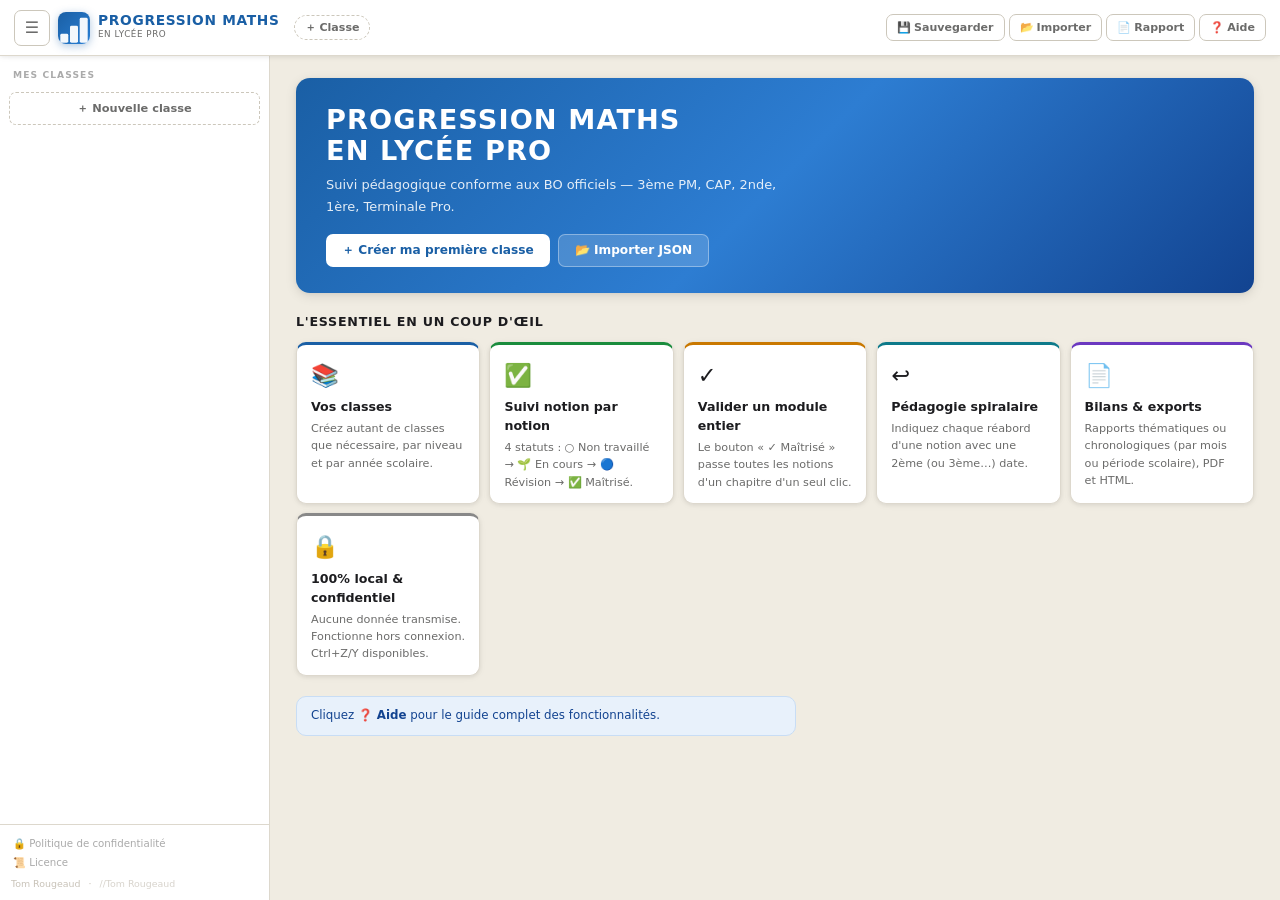
<file: progression_bac_pro_maths_4.html>
<!DOCTYPE html>
<html lang="fr">
<head>
<meta charset="UTF-8">
<meta name="viewport" content="width=device-width,initial-scale=1.0,maximum-scale=1.0,user-scalable=no">
<meta name="mobile-web-app-capable" content="yes">
<meta name="apple-mobile-web-app-capable" content="yes">
<title>PROGRESSION MATHS EN LYCÉE PRO</title>
<link rel="icon" type="image/svg+xml" href="[data-uri]">
<style>
:root{
  --bg:#f0ece2;--bg2:#e8e3d8;--bg3:#ddd8cc;
  --sf:#fff;--sf2:#f8f5f0;--bd:#ddd8cd;--bd2:#ccc7bb;
  --blue:#1a5fa5;--blue-bg:#e8f1fb;--blue-lt:#c8ddf5;--blue-dk:#124390;
  --green:#1a8c3d;--green-bg:#e4f7ea;
  --amber:#c97800;--amber-bg:#fef5de;
  --purple:#6b38c0;--purple-bg:#eeebfd;
  --red:#c73535;--red-bg:#fde8e8;
  --teal:#0d7a8a;--teal-bg:#e0f5f7;
  --text:#1c1c1f;--dim:#6b6b6a;--lt:#aaa;
  --sh1:0 1px 4px rgba(0,0,0,.07),0 1px 8px rgba(0,0,0,.04);
  --sh2:0 3px 12px rgba(0,0,0,.10),0 1px 4px rgba(0,0,0,.05);
  --sh3:0 10px 32px rgba(0,0,0,.14),0 2px 8px rgba(0,0,0,.07);
  --r:10px;--r2:7px;--r3:5px;--sw:270px;--hh:56px;
}
*,*::before,*::after{box-sizing:border-box;margin:0;padding:0}
html,body{height:100%;overflow-x:hidden}
body{font-family:-apple-system,BlinkMacSystemFont,'Segoe UI',system-ui,Arial,sans-serif;background:var(--bg);color:var(--text);font-size:14px;line-height:1.5}
button{cursor:pointer;font-family:inherit}input,select,textarea{font-family:inherit;font-size:14px}a{color:var(--blue)}
::-webkit-scrollbar{width:4px;height:4px}::-webkit-scrollbar-thumb{background:var(--bd2);border-radius:2px}
.hdr{position:fixed;top:0;left:0;right:0;height:var(--hh);background:var(--sf);border-bottom:1.5px solid var(--bd);display:flex;align-items:center;gap:8px;padding:0 14px;z-index:300;box-shadow:var(--sh1)}
.ham{width:36px;height:36px;display:flex;align-items:center;justify-content:center;background:none;border:1.5px solid var(--bd2);border-radius:7px;font-size:1rem;flex-shrink:0;color:var(--dim)}
.logo{display:flex;align-items:center;gap:8px;flex-shrink:0;cursor:pointer}
.logo-ico{width:32px;height:32px;background:linear-gradient(135deg,#1a5fa5,#2a7fd4);border-radius:8px;display:flex;align-items:center;justify-content:center;flex-shrink:0;box-shadow:0 2px 8px rgba(26,95,165,.35)}
.logo-txt{display:flex;flex-direction:column}
.logo-name{font-size:.86rem;font-weight:900;letter-spacing:.05em;text-transform:uppercase;color:var(--blue);line-height:1.1;white-space:nowrap}
.logo-sub{font-size:.55rem;font-weight:500;color:var(--dim);letter-spacing:.06em;text-transform:uppercase;white-space:nowrap}
.hdr-chips{flex:1;min-width:0;overflow-x:auto;display:flex;align-items:center;gap:5px;padding:0 6px;scrollbar-width:none}
.hdr-chips::-webkit-scrollbar{display:none}
.chip{flex-shrink:0;display:inline-flex;align-items:center;gap:4px;padding:4px 11px;border-radius:20px;border:1.5px solid var(--bd2);font-size:.69rem;font-weight:600;cursor:pointer;background:var(--sf2);color:var(--dim);transition:all .15s;white-space:nowrap;max-width:170px}
.chip:hover{border-color:var(--blue);color:var(--blue)}.chip.act{font-weight:700}
.chip .dot{width:6px;height:6px;border-radius:50%;flex-shrink:0}
.chip-lbl{overflow:hidden;text-overflow:ellipsis;white-space:nowrap;max-width:130px}
.chip-add{flex-shrink:0;padding:4px 10px;border-radius:20px;border:1.5px dashed var(--bd2);background:none;color:var(--dim);font-size:.69rem;font-weight:600;transition:all .15s;cursor:pointer;white-space:nowrap}
.chip-add:hover{border-color:var(--blue);color:var(--blue)}
.hdr-acts{display:flex;align-items:center;gap:4px;flex-shrink:0}
.hbtn{position:relative;padding:6px 10px;border-radius:var(--r2);border:1px solid var(--bd2);background:var(--sf);color:var(--dim);font-size:.69rem;font-weight:600;white-space:nowrap;transition:all .15s;display:flex;align-items:center;gap:3px;cursor:pointer}
.hbtn:hover{border-color:var(--blue);color:var(--blue)}
.hbtn.pri{background:var(--blue);border-color:var(--blue);color:#fff}.hbtn.pri:hover{background:var(--blue-dk)}
.hbtn .t{display:inline}
.hbtn-tip{position:absolute;top:calc(100% + 7px);right:0;background:#222;color:#fff;font-size:.66rem;padding:6px 10px;border-radius:6px;white-space:normal;width:200px;pointer-events:none;opacity:0;transition:opacity .15s;z-index:999;line-height:1.5;text-align:left;box-shadow:0 4px 12px rgba(0,0,0,.25)}
.hbtn:hover .hbtn-tip{opacity:1}
.hbtn-tip::before{content:'';position:absolute;top:-5px;right:12px;border-left:5px solid transparent;border-right:5px solid transparent;border-bottom:5px solid #222}
.undo-bar{display:none;position:fixed;bottom:16px;left:50%;transform:translateX(-50%);background:#333;color:#fff;font-size:.73rem;padding:7px 16px;border-radius:20px;z-index:600;gap:10px;align-items:center;box-shadow:var(--sh2)}
.undo-bar.on{display:flex}
.ub-btn{background:rgba(255,255,255,.15);border:1px solid rgba(255,255,255,.3);color:#fff;font-size:.68rem;padding:3px 10px;border-radius:12px;cursor:pointer;transition:background .12s}
.ub-btn:hover{background:rgba(255,255,255,.25)}
.sb-bg{display:none;position:fixed;inset:0;background:rgba(0,0,0,.42);z-index:199}
.sb-bg.on{display:block}
.sidebar{position:fixed;top:var(--hh);left:0;width:var(--sw);height:calc(100vh - var(--hh));background:var(--sf);border-right:1px solid var(--bd);display:flex;flex-direction:column;z-index:200;transition:transform .22s ease}
.sb-scroll{flex:1;overflow-y:auto}
.sb-sec{font-size:.57rem;font-weight:700;letter-spacing:.12em;text-transform:uppercase;color:var(--lt);padding:13px 13px 4px}
.sb-mobile-acts{display:none;padding:8px 9px;border-bottom:1px solid var(--bd);gap:5px;flex-wrap:wrap}
.sbact{display:flex;align-items:center;gap:4px;padding:8px 10px;border-radius:var(--r2);border:1px solid var(--bd2);background:var(--sf2);color:var(--dim);font-size:.74rem;font-weight:600;cursor:pointer;transition:all .15s;flex:1;min-width:110px;justify-content:center}
.sbact:hover{border-color:var(--blue);color:var(--blue)}
.scc{margin:4px 9px;padding:9px 11px;background:var(--sf2);border:1.5px solid var(--bd);border-radius:var(--r2);cursor:pointer;transition:all .15s}
.scc:hover{border-color:var(--blue-lt)}
.scc-head{display:flex;align-items:center;gap:7px;margin-bottom:5px}
.scc-dot{width:8px;height:32px;border-radius:3px;flex-shrink:0}
.scc-inf{flex:1;min-width:0}
.scc-nm{font-size:.8rem;font-weight:700;color:#1c1c1f;overflow:hidden;text-overflow:ellipsis;white-space:nowrap}
.scc-meta{font-size:.61rem;color:var(--dim);margin-top:1px}
.scc-acts{display:flex;gap:3px}
.scc-btn{background:rgba(0,0,0,.05);border:1px solid rgba(0,0,0,.1);padding:4px 7px;border-radius:var(--r3);font-size:.63rem;color:var(--dim);cursor:pointer;transition:all .15s;font-weight:600}
.scc-btn:hover{background:var(--blue-bg);border-color:var(--blue);color:var(--blue)}
.scc-btn.del{background:rgba(199,53,53,.07);border-color:rgba(199,53,53,.2);color:var(--red)}
.scc-btn.del:hover{background:var(--red-bg);border-color:var(--red)}
.scc-prog{display:flex;align-items:center;gap:6px}
.scc-bw{flex:1;height:4px;background:var(--bg3);border-radius:2px;overflow:hidden}
.scc-b{height:100%;border-radius:2px;transition:width .4s}.scc-pct{font-size:.63rem;font-weight:700;flex-shrink:0}
.sb-add-cls{display:flex;align-items:center;justify-content:center;gap:5px;margin:5px 9px;padding:8px;border:1.5px dashed var(--bd2);border-radius:var(--r2);background:none;color:var(--dim);font-size:.71rem;font-weight:600;cursor:pointer;transition:all .15s;width:calc(100% - 18px)}
.sb-add-cls:hover{border-color:var(--blue);color:var(--blue)}
.nav-row{display:flex;align-items:center;gap:7px;padding:7px 10px 7px 14px;cursor:pointer;border-left:3px solid transparent;transition:background .12s;user-select:none}
.nav-row:hover{background:var(--sf2)}.nav-row.act{background:var(--blue-bg);border-left-color:var(--blue)}
.nav-row.act .nav-nm{color:var(--blue);font-weight:600}.nav-row.act .nav-pc{color:var(--blue)}
.nav-ico{font-size:.78rem;flex-shrink:0;width:18px;text-align:center}
.nav-nm{flex:1;font-size:.74rem;font-weight:500;color:var(--text);line-height:1.3}
.nav-pc{font-size:.64rem;font-weight:700;color:var(--dim)}
.nav-del{display:none;background:rgba(199,53,53,.08);border:1px solid rgba(199,53,53,.2);color:var(--red);font-size:.68rem;padding:3px 6px;border-radius:5px;cursor:pointer;font-weight:700}
.nav-row:hover .nav-del{display:flex;align-items:center}.nav-del:hover{background:var(--red-bg);border-color:var(--red)}
.sb-add-dom{display:flex;align-items:center;gap:5px;margin:3px 9px;padding:6px 9px;border:1.5px dashed var(--bd2);border-radius:var(--r2);background:none;color:var(--dim);font-size:.68rem;font-weight:500;width:calc(100% - 18px);cursor:pointer;transition:all .15s;text-align:left}
.sb-add-dom:hover{border-color:var(--blue);color:var(--blue)}
.sb-ft{flex-shrink:0;padding:9px 11px;border-top:1px solid var(--bd)}
.sb-ftl{font-size:.64rem;color:var(--lt);background:none;border:none;text-align:left;padding:3px 2px;cursor:pointer;transition:color .15s;display:block;width:100%}
.sb-ftl:hover{color:var(--dim)}
.sb-cred{font-size:.59rem;color:#c8c2b8;margin-top:5px;display:flex;gap:8px}
.sb-cred a{color:#c8c2b8;text-decoration:none}.sb-cred a:hover{color:var(--dim)}
.main{margin-left:var(--sw);margin-top:var(--hh);min-height:calc(100vh - var(--hh));padding:22px 26px 80px}
.home-hero{background:linear-gradient(135deg,#1a5fa5 0%,#2d7dd2 50%,#124390 100%);border-radius:14px;padding:26px 30px;color:#fff;margin-bottom:20px;position:relative;overflow:hidden;box-shadow:var(--sh2)}
.home-hero h1{font-size:1.7rem;font-weight:900;letter-spacing:.04em;text-transform:uppercase;margin-bottom:7px;line-height:1.15}
.home-hero p{font-size:.81rem;opacity:.88;line-height:1.7;max-width:480px;margin-bottom:16px}
.hero-btns{display:flex;gap:8px;flex-wrap:wrap}
.hbtn-hero{padding:8px 16px;border-radius:var(--r2);font-size:.76rem;font-weight:700;cursor:pointer;border:none;transition:all .15s}
.hbtn-hero.pri{background:#fff;color:var(--blue)}.hbtn-hero.pri:hover{background:#e8f1fb}
.hbtn-hero.sec{background:rgba(255,255,255,.16);color:#fff;border:1.5px solid rgba(255,255,255,.35)}.hbtn-hero.sec:hover{background:rgba(255,255,255,.26)}
.guide-grid{display:grid;grid-template-columns:repeat(auto-fill,minmax(170px,1fr));gap:9px;margin-bottom:20px}
.guide-card{background:var(--sf);border:1px solid var(--bd);border-radius:var(--r);padding:14px 14px 12px;box-shadow:var(--sh1);border-top:3px solid var(--blue)}
.guide-ico{font-size:1.4rem;margin-bottom:6px}
.guide-ttl{font-size:.79rem;font-weight:700;margin-bottom:3px;color:var(--text)}
.guide-txt{font-size:.7rem;color:var(--dim);line-height:1.55}
.stats-row{display:grid;grid-template-columns:repeat(4,1fr);gap:8px;margin-bottom:14px}
.stat-c{background:var(--sf);border:1px solid var(--bd);border-radius:var(--r);padding:10px 12px;box-shadow:var(--sh1)}
.stat-n{font-size:1.25rem;font-weight:800;line-height:1}.stat-l{font-size:.61rem;color:var(--dim);margin-top:2px}
.dom-grid{display:grid;grid-template-columns:repeat(auto-fill,minmax(162px,1fr));gap:9px}
.dcard{background:var(--sf);border:1px solid var(--bd);border-radius:var(--r);padding:12px;cursor:pointer;box-shadow:var(--sh1);transition:box-shadow .18s,transform .15s}
.dcard:hover{box-shadow:var(--sh2);transform:translateY(-1px)}
.dc-ico{font-size:1rem;margin-bottom:5px}.dc-nm{font-size:.76rem;font-weight:700;margin-bottom:2px;line-height:1.3}
.dc-sb{font-size:.62rem;color:var(--dim);margin-bottom:7px}
.bw{height:5px;background:var(--bg3);border-radius:3px;overflow:hidden}.b{height:100%;border-radius:3px;transition:width .4s}
.pct-t{font-size:.65rem;font-weight:700;margin-top:3px}
.dom-tag{display:inline-flex;align-items:center;gap:5px;font-size:.6rem;font-weight:700;letter-spacing:.07em;text-transform:uppercase;padding:3px 10px;border-radius:20px;margin-bottom:6px}
.dom-ttl{font-size:1.15rem;font-weight:800;letter-spacing:-.3px;margin-bottom:3px}
.dom-desc{font-size:.76rem;color:var(--dim);max-width:540px;line-height:1.65;margin-bottom:9px}
.dom-prog{display:flex;align-items:center;gap:8px;margin-bottom:11px}
.dp-bw{flex:1;max-width:200px;height:7px;background:var(--bg3);border-radius:4px;overflow:hidden}.dp-b{height:100%;border-radius:4px;transition:width .4s}
.dp-pct{font-weight:700;font-size:.83rem}.dp-inf{font-size:.66rem;color:var(--dim)}
.legend{display:flex;gap:11px;flex-wrap:wrap;padding:7px 11px;background:var(--sf);border:1px solid var(--bd);border-radius:var(--r2);margin-bottom:10px;box-shadow:var(--sh1)}
.li{display:flex;align-items:center;gap:4px;font-size:.63rem;color:var(--dim)}
.ldot{width:7px;height:7px;border-radius:2px;flex-shrink:0}
.mc{background:var(--sf);border:1px solid var(--bd);border-radius:var(--r);margin-bottom:7px;box-shadow:var(--sh1);overflow:hidden;transition:box-shadow .2s}
.mc:hover{box-shadow:var(--sh2)}
.mc-hd{display:flex;align-items:center;gap:8px;padding:10px 11px;cursor:pointer;user-select:none}
.mc-ico{width:30px;height:30px;border-radius:7px;display:flex;align-items:center;justify-content:center;font-size:.78rem;flex-shrink:0}
.mc-inf{flex:1;min-width:0}
.mc-nm{font-weight:700;font-size:.81rem;color:var(--text);margin-bottom:1px;line-height:1.3}
.mc-note{font-size:.6rem;color:var(--dim);margin-bottom:2px}
.mc-bw{width:95px;height:4px;background:var(--bg3);border-radius:2px;overflow:hidden}.mc-b{height:100%;border-radius:2px;transition:width .4s}
.mc-rt{display:flex;align-items:center;gap:3px;flex-shrink:0}
.mc-pct{font-weight:700;font-size:.73rem;min-width:26px;text-align:right}
.ev-btn{display:flex;align-items:center;gap:3px;font-size:.61rem;font-weight:600;color:var(--dim);padding:4px 7px;border-radius:5px;background:rgba(0,0,0,.05);border:1px solid rgba(0,0,0,.1);transition:all .15s;white-space:nowrap;cursor:pointer}
.ev-btn:hover{background:var(--green-bg);border-color:var(--green);color:var(--green)}.ev-btn.on{background:var(--green-bg);border-color:var(--green);color:var(--green)}
.mc-all{display:flex;align-items:center;gap:2px;font-size:.61rem;font-weight:700;color:var(--green);padding:4px 7px;border-radius:5px;background:rgba(26,140,61,.1);border:1px solid rgba(26,140,61,.25);transition:all .15s;cursor:pointer;white-space:nowrap}
.mc-all:hover{background:var(--green-bg);border-color:var(--green)}
.mc-act{background:rgba(0,0,0,.05);border:1px solid rgba(0,0,0,.1);color:var(--dim);font-size:.72rem;padding:4px 7px;border-radius:5px;transition:all .15s;cursor:pointer;font-weight:600;line-height:1}
.mc-act:hover{background:var(--blue-bg);border-color:var(--blue);color:var(--blue)}
.mc-act.del{color:var(--red);background:rgba(199,53,53,.08);border-color:rgba(199,53,53,.2)}
.mc-act.del:hover{background:var(--red-bg);border-color:var(--red)}
.mc-chev{color:var(--dim);font-size:.65rem;transition:transform .2s;flex-shrink:0}
.mc.open .mc-chev{transform:rotate(90deg)}
.mc-body{display:none;border-top:1px solid var(--bd);padding:0 11px 11px}
.mc.open .mc-body{display:block}
.sec-hd{display:flex;align-items:center;gap:4px;padding:9px 0 4px}
.sec-ttl{font-size:.57rem;font-weight:700;letter-spacing:.1em;text-transform:uppercase;color:var(--dim);flex:1;overflow:hidden;text-overflow:ellipsis;white-space:nowrap}
.sec-btn{font-size:.68rem;padding:4px 7px;border-radius:5px;cursor:pointer;font-weight:700;transition:all .15s;line-height:1;border:1px solid}
.sec-btn.add{color:var(--blue);background:rgba(26,95,165,.09);border-color:rgba(26,95,165,.22)}.sec-btn.add:hover{background:var(--blue-bg);border-color:var(--blue)}
.sec-btn.del{color:var(--red);background:rgba(199,53,53,.09);border-color:rgba(199,53,53,.22)}.sec-btn.del:hover{background:var(--red-bg);border-color:var(--red)}
.sec-btn.edt{color:var(--amber);background:rgba(201,120,0,.09);border-color:rgba(201,120,0,.22)}.sec-btn.edt:hover{background:var(--amber-bg);border-color:var(--amber)}
.nr{display:flex;align-items:flex-start;gap:7px;padding:3px 5px;border-radius:4px;transition:background .1s}
.nr:hover{background:var(--sf2)}
.sts{width:20px;height:20px;border-radius:5px;border:1.5px solid var(--bd2);background:var(--sf);flex-shrink:0;margin-top:2px;display:flex;align-items:center;justify-content:center;font-size:.52rem;transition:all .12s;cursor:pointer}
.sts:hover{transform:scale(1.1)}.sts.s1{border-color:var(--amber);background:var(--amber-bg);color:var(--amber)}.sts.s2{border-color:var(--purple);background:var(--purple-bg);color:var(--purple)}.sts.s3{border-color:var(--green);background:var(--green-bg);color:var(--green)}
.mtxt{font-size:.76rem;color:var(--text);line-height:1.5;flex:1}.mtxt.done{color:var(--dim);text-decoration:line-through}
.nedit-inp{flex:1;font-size:.75rem;padding:2px 6px;border:1.5px solid var(--blue);border-radius:4px;background:#fff;outline:none;display:none}
.nr.editing .mtxt{display:none}.nr.editing .nedit-inp{display:block}
.nmeta{display:flex;flex-direction:column;align-items:flex-end;gap:2px;flex-shrink:0}
.nbg{font-size:.53rem;padding:1px 5px;border-radius:6px;font-weight:600;white-space:nowrap}
.nb0{display:none}.nb1{background:var(--amber-bg);color:var(--amber)}.nb2{background:var(--purple-bg);color:var(--purple)}.nb3{background:var(--green-bg);color:var(--green)}
.ndate{font-size:.53rem;color:var(--lt)}
.nspiral-wrap{display:flex;flex-direction:column;gap:1px}
.nspiral{font-size:.52rem;color:var(--teal);background:var(--teal-bg);padding:1px 5px;border-radius:5px;font-weight:600;white-space:nowrap;display:block}
.nr-acts{display:flex;gap:2px;opacity:0;transition:opacity .12s}
.nr:hover .nr-acts{opacity:1}
.nr-act{font-size:.65rem;padding:3px 6px;color:var(--dim);border-radius:5px;cursor:pointer;transition:all .12s;font-weight:700;border:1px solid rgba(0,0,0,.1);background:rgba(0,0,0,.05);line-height:1}
.nr-act:hover{background:var(--blue-bg);border-color:var(--blue);color:var(--blue)}
.nr-act.del{color:var(--red);background:rgba(199,53,53,.09);border-color:rgba(199,53,53,.22)}.nr-act.del:hover{background:var(--red-bg);border-color:var(--red)}
.nr-act.spiral{color:var(--teal);background:rgba(13,122,138,.09);border-color:rgba(13,122,138,.22)}.nr-act.spiral:hover{background:var(--teal-bg);border-color:var(--teal)}.nr-act.spiral.on{background:var(--teal-bg);border-color:var(--teal);opacity:1!important}
.add-nr-row{display:flex;align-items:center;gap:5px;padding:4px;margin-top:2px}
.add-inp{flex:1;padding:5px 8px;border:1px solid var(--bd2);border-radius:var(--r3);font-size:.74rem;background:var(--sf2);color:var(--text);outline:none}.add-inp:focus{border-color:var(--blue)}
.add-ok{padding:5px 9px;background:var(--blue);color:#fff;border:none;border-radius:var(--r3);font-size:.69rem;font-weight:600;cursor:pointer}
.add-cancel{padding:5px 8px;background:none;border:1px solid var(--bd2);border-radius:var(--r3);font-size:.69rem;color:var(--dim);cursor:pointer}
.add-mod-btn{display:flex;align-items:center;gap:5px;width:100%;margin-top:6px;padding:9px 12px;border:1.5px dashed var(--bd2);border-radius:var(--r);background:none;color:var(--dim);font-size:.72rem;font-weight:500;transition:all .15s;text-align:left;cursor:pointer}.add-mod-btn:hover{border-color:var(--blue);color:var(--blue)}
.add-sec-btn{display:flex;align-items:center;gap:5px;width:100%;margin:3px 0;padding:6px 9px;border:1px dashed var(--bd2);border-radius:var(--r2);background:none;color:var(--dim);font-size:.67rem;font-weight:500;cursor:pointer;transition:all .15s;text-align:left}.add-sec-btn:hover{border-color:var(--blue);color:var(--blue)}
.overlay{position:fixed;inset:0;background:rgba(0,0,0,.42);z-index:500;display:none;align-items:flex-start;justify-content:center;padding:14px;overflow-y:auto}
.overlay.on{display:flex}
.modal{background:var(--sf);border-radius:var(--r);width:100%;max-width:560px;box-shadow:var(--sh3);margin-top:16px}
.modal.lg{max-width:820px}
.mhd{padding:12px 15px;border-bottom:1px solid var(--bd);display:flex;align-items:center;gap:8px}
.mhd-t{font-size:.82rem;font-weight:700;flex:1}
.mx{background:rgba(0,0,0,.05);border:1px solid rgba(0,0,0,.1);font-size:.82rem;color:var(--dim);padding:4px 8px;border-radius:5px;cursor:pointer;font-weight:700}.mx:hover{background:var(--red-bg);color:var(--red);border-color:var(--red)}
.mbody{padding:15px;overflow-y:auto;max-height:70vh}
.mft{padding:0 15px 15px;display:flex;gap:6px;justify-content:flex-end;flex-wrap:wrap}
.mb{padding:8px 14px;border-radius:var(--r2);border:none;font-size:.74rem;font-weight:600;cursor:pointer;transition:all .15s}
.mb-p{background:var(--blue);color:#fff}.mb-p:hover{background:var(--blue-dk)}
.mb-s{background:var(--sf2);border:1.5px solid var(--bd2);color:var(--text)}.mb-s:hover{border-color:var(--blue);color:var(--blue)}
.mb-g{background:var(--green);color:#fff}.mb-g:hover{background:#127a32}
.fg{display:flex;flex-direction:column;gap:4px;margin-bottom:9px}
.fg label{font-size:.69rem;font-weight:600}
.fg input,.fg select,.fg textarea{padding:7px 9px;border:1.5px solid var(--bd2);border-radius:var(--r2);background:var(--sf);color:var(--text);transition:border-color .15s}
.fg input:focus,.fg select:focus{outline:none;border-color:var(--blue)}
.fg2{display:grid;grid-template-columns:1fr 1fr;gap:9px}
.cpick{display:flex;flex-wrap:wrap;gap:7px;margin-top:4px}
.cpsw{width:26px;height:26px;border-radius:50%;cursor:pointer;border:3px solid transparent;transition:all .14s}.cpsw:hover{transform:scale(1.12)}
.rpt-out{border:1px solid var(--bd);border-radius:var(--r2);padding:15px;background:#fff;max-height:420px;overflow-y:auto;margin-top:10px;font-size:.72rem}
.rpt-hd{text-align:center;padding-bottom:10px;border-bottom:2.5px solid var(--blue);margin-bottom:10px}
.rpt-app{font-size:.88rem;font-weight:800;color:var(--blue)}
.rpt-stats{display:grid;grid-template-columns:repeat(4,1fr);gap:7px;margin-bottom:10px}
.rpt-stat{text-align:center;background:var(--bg);border-radius:var(--r2);padding:7px}
.rpt-sn{font-size:1.1rem;font-weight:800;color:var(--blue)}.rpt-sl{font-size:.59rem;color:var(--dim)}
.rpt-dom{margin-bottom:9px}
.rpt-dn{font-size:.73rem;font-weight:700;color:var(--blue);margin-bottom:3px}
.rpt-mod{padding-left:9px;border-left:2px solid var(--bg3);margin-bottom:4px}
.rpt-mn{font-size:.7rem;font-weight:600;margin-bottom:2px}
.rpt-ev{font-size:.55rem;background:var(--green-bg);color:var(--green);padding:1px 4px;border-radius:5px;font-weight:700}
.rpt-n{display:flex;align-items:baseline;gap:4px;font-size:.67rem;padding:1px 0;border-bottom:1px dotted var(--bd)}
.rpt-nd{color:var(--lt);white-space:nowrap;font-size:.59rem}
.rpt-spiral-badge{font-size:.58rem;color:var(--teal);background:var(--teal-bg);padding:1px 4px;border-radius:4px;font-weight:600;white-space:nowrap}
.rpt-period{font-size:.69rem;font-weight:700;color:var(--blue);padding:7px 0 4px;border-top:1.5px solid var(--blue-lt);margin-top:6px;display:flex;align-items:center;gap:5px}
.rpt-chr{display:grid;grid-template-columns:66px 48px 1fr;gap:4px;font-size:.67rem;padding:2px 0;border-bottom:1px dotted var(--bd);align-items:baseline}
.rpt-chr.sp-row{background:var(--teal-bg);border-radius:3px;padding:2px 4px}
.help-sec{margin-bottom:16px}
.help-sec-ttl{font-size:.75rem;font-weight:700;color:var(--blue);margin-bottom:6px;padding-bottom:4px;border-bottom:1px solid var(--bd)}
.help-item{display:flex;gap:8px;margin-bottom:7px;font-size:.73rem;line-height:1.6}
.help-item-ico{font-size:.9rem;flex-shrink:0;width:22px;text-align:center}
.prose{font-size:.76rem;line-height:1.75;color:var(--text)}
.prose h3{font-weight:700;margin:10px 0 4px;font-size:.79rem;color:var(--blue)}
.prose p,.prose ul{margin-bottom:7px}.prose ul{margin-left:14px}.prose li{margin-bottom:2px}
@media(max-width:768px){
  .hdr-acts{display:none}.logo-sub{display:none}
  .sidebar{transform:translateX(-100%);z-index:250;box-shadow:var(--sh3)}.sidebar.open{transform:translateX(0)}
  .sb-mobile-acts{display:flex}
  .main{margin-left:0;padding:12px 10px 80px}
  .stats-row{grid-template-columns:1fr 1fr}.dom-grid{grid-template-columns:1fr 1fr}
  .fg2{grid-template-columns:1fr}.mc-bw{display:none}
  .rpt-stats{grid-template-columns:1fr 1fr}.home-hero h1{font-size:1.3rem}
}
@media(max-width:420px){.dom-grid{grid-template-columns:1fr}}
@media(max-width:768px) and (orientation:landscape){.main{padding:10px 14px 50px}.home-hero{padding:14px 18px}.home-hero h1{font-size:1.1rem}}
@media(min-width:769px) and (max-width:1024px){:root{--sw:230px}.main{padding:18px 18px 60px}.dom-grid{grid-template-columns:repeat(auto-fill,minmax(145px,1fr))}}
</style>
</head>
<body>
<div class="sb-bg" id="sbBg" onclick="closeSidebar()"></div>
<header class="hdr">
  <button class="ham" id="ham" onclick="toggleSidebar()">☰</button>
  <div class="logo" onclick="if(ST.activeCls){ST.activeDomain='home';saveST();render();}">
    <div class="logo-ico"><svg viewBox="0 0 28 28" xmlns="http://www.w3.org/2000/svg"><rect x="2" y="19" width="7" height="8" rx="1.3" fill="white" opacity=".95"/><rect x="10.5" y="12" width="7" height="15" rx="1.3" fill="white" opacity=".95"/><rect x="19" y="5" width="7" height="22" rx="1.3" fill="white" opacity=".95"/></svg></div>
    <div class="logo-txt">
      <span class="logo-name">Progression Maths</span>
      <span class="logo-sub">en Lycée Pro</span>
    </div>
  </div>
  <div class="hdr-chips" id="hdrChips"></div>
  <div class="hdr-acts">
    <button class="hbtn" onclick="saveJSON()">💾 <span class="t">Sauvegarder</span>
      <span class="hbtn-tip">Télécharge un fichier JSON avec toutes vos données. Nom auto : progression_Classe_au_JJ-MM-AAAA.json. 100% local, rien n'est transmis.</span>
    </button>
    <button class="hbtn" onclick="document.getElementById('impF').click()">📂 <span class="t">Importer</span>
      <span class="hbtn-tip">Charge un fichier JSON précédemment sauvegardé. Les classes existantes sont conservées (fusion). Idéal pour restaurer ou transférer sur un autre appareil.</span>
    </button>
    <input type="file" id="impF" accept=".json" style="display:none" onchange="loadJSON(this)">
    <button class="hbtn" onclick="openReport()">📄 <span class="t">Rapport</span></button>
    <button class="hbtn" onclick="openModal('helpModal')">❓ <span class="t">Aide</span></button>
  </div>
</header>
<aside class="sidebar" id="sidebar">
  <div class="sb-scroll" id="sbScroll"></div>
  <div class="sb-ft">
    <button class="sb-ftl" onclick="openModal('privModal')">🔒 Politique de confidentialité</button>
    <button class="sb-ftl" onclick="openModal('licModal')">📜 Licence</button>
    <div class="sb-cred">
      <a href="https://www.linkedin.com/in/tomrougeaud/" target="_blank" rel="noopener">Tom Rougeaud</a>
      <span>·</span>
      <a href="https://tom-rougeaud.github.io/casier-tom-rougeaud" target="_blank" rel="noopener" style="opacity:.7">//Tom Rougeaud</a>
    </div>
  </div>
</aside>
<main class="main" id="mainArea"></main>

<!-- UNDO BAR -->
<div class="undo-bar" id="undoBar">
  <span>Ctrl+Z : annuler (<span id="undoCount">0</span>)</span>
  <button class="ub-btn" onclick="doUndo()">↩ Annuler</button>
  <button class="ub-btn" onclick="doRedo()" style="opacity:.7">↪ Rétablir (<span id="redoCount">0</span>)</button>
</div>

<!-- CLASS MODAL -->
<div class="overlay" id="editClsModal" onclick="bgClose(event,'editClsModal')">
 <div class="modal"><div class="mhd"><span class="mhd-t" id="editClsTitle">Nouvelle classe</span><button class="mx" onclick="closeModal('editClsModal')">✕</button></div>
  <div class="mbody">
   <div class="fg"><label>Nom de la classe *</label><input id="cls_name" placeholder="ex : 2nde PRO MELEC"></div>
   <div class="fg2">
    <div class="fg"><label>Niveau *</label><select id="cls_level">
      <option value="troisieme">3ème Prépa Métiers</option>
      <option value="cap">CAP (1ère et 2ème année)</option>
      <option value="seconde">2nde Professionnelle</option>
      <option value="premiere">1ère Professionnelle</option>
      <option value="terminale">Terminale Professionnelle</option>
    </select></div>
    <div class="fg"><label>Année scolaire</label><input id="cls_year" placeholder="2024-2025"></div>
   </div>
   <div class="fg2">
    <div class="fg"><label>Établissement</label><input id="cls_etab" placeholder="Lycée Victor Hugo"></div>
    <div class="fg"><label>Enseignant(e)</label><input id="cls_teacher" placeholder="M. Dupont"></div>
   </div>
   <div class="fg"><label>Couleur</label><div class="cpick" id="colorPicker"></div></div>
   <input type="hidden" id="cls_editId">
  </div>
  <div class="mft"><button class="mb mb-s" onclick="closeModal('editClsModal')">Annuler</button><button class="mb mb-p" onclick="saveClass()">Enregistrer</button></div>
 </div>
</div>

<!-- REPORT MODAL -->
<div class="overlay" id="rptModal" onclick="bgClose(event,'rptModal')">
 <div class="modal lg"><div class="mhd"><span class="mhd-t">📄 Rapport de progression</span><button class="mx" onclick="closeModal('rptModal')">✕</button></div>
  <div class="mbody">
   <div class="fg2">
    <div class="fg"><label>Classe</label><select id="rpt_cls" onchange="rptClsChange()"><option value="">— choisir —</option></select></div>
    <div class="fg"><label>Type</label><select id="rpt_type" onchange="rptTypeChange()">
      <option value="thematic">📑 Thématique (par domaine)</option>
      <option value="chrono">📅 Chronologique</option>
    </select></div>
   </div>
   <div id="rpt_filter_div" style="display:none;margin-bottom:10px;padding:8px 10px;background:var(--sf2);border:1px solid var(--bd);border-radius:var(--r2)">
    <label style="font-size:.68rem;font-weight:600;display:block;margin-bottom:6px">Regrouper par :</label>
    <div style="display:flex;gap:14px;flex-wrap:wrap">
     <label style="display:flex;align-items:center;gap:5px;font-size:.76rem;cursor:pointer"><input type="radio" name="rpt_group" value="month" checked> 📆 Par mois</label>
     <label style="display:flex;align-items:center;gap:5px;font-size:.76rem;cursor:pointer"><input type="radio" name="rpt_group" value="period"> 🏫 Par période scolaire</label>
    </div>
    <div style="font-size:.65rem;color:var(--dim);margin-top:5px">Les périodes sont automatiquement adaptées à l'année scolaire de la classe.</div>
   </div>
   <div id="rpt_info" style="display:none;margin-bottom:10px;padding:7px 11px;background:var(--blue-bg);border-radius:var(--r2);font-size:.74rem;color:var(--blue)"></div>
   <div id="rptOutput"></div>
  </div>
  <div class="mft">
   <button class="mb mb-s" onclick="closeModal('rptModal')">Fermer</button>
   <button class="mb mb-p" onclick="generateReport()">Générer</button>
   <button class="mb mb-s" onclick="exportPDF()">🖨️ PDF</button>
   <button class="mb mb-g" onclick="exportHTML()">⬇️ Export HTML</button>
  </div>
 </div>
</div>

<!-- HELP MODAL -->
<div class="overlay" id="helpModal" onclick="bgClose(event,'helpModal')">
 <div class="modal lg"><div class="mhd"><span class="mhd-t">❓ Guide d'utilisation</span><button class="mx" onclick="closeModal('helpModal')">✕</button></div>
  <div class="mbody">
   <div class="help-sec">
    <div class="help-sec-ttl">🎯 À quoi sert cet outil ?</div>
    <p style="font-size:.75rem;color:var(--dim);line-height:1.7;margin-bottom:8px">Suivi pédagogique pour les enseignants de maths en voie professionnelle. 5 niveaux (3ème PM, CAP, 2nde, 1ère, Terminale). Conforme aux BO. 100% local, sans compte, sans connexion. Ctrl+Z/Y disponibles.</p>
   </div>
   <div class="help-sec">
    <div class="help-sec-ttl">📚 Classes</div>
    <div class="help-item"><span class="help-item-ico">＋</span><div>Bouton « ＋ Classe » (haut ou panneau gauche). Choisissez le niveau, l'année, l'établissement, votre nom et une couleur. Plusieurs classes d'un même niveau sont possibles.</div></div>
    <div class="help-item"><span class="help-item-ico">🎨</span><div>La couleur s'adapte automatiquement (texte blanc ou noir selon le contraste). Les chips en haut permettent de naviguer entre classes.</div></div>
   </div>
   <div class="help-sec">
    <div class="help-sec-ttl">✅ Suivi des notions</div>
    <div class="help-item"><span class="help-item-ico">○</span><div>Cliquez le bouton à gauche d'une notion : ○ → 🌱 En cours → 🔵 En révision → ✅ Maîtrisé (date enregistrée automatiquement).</div></div>
    <div class="help-item"><span class="help-item-ico">✓</span><div>Le bouton <b>« ✓ Maîtrisé »</b> sur chaque module marque toutes ses notions comme Maîtrisé d'un seul clic, avec la date du jour.</div></div>
    <div class="help-item"><span class="help-item-ico">↩</span><div><b>Pédagogie spiralaire</b> : chaque clic sur ↩ (visible au survol) ajoute une date de réabord. Plusieurs réabords possibles. La mention et toutes les dates apparaissent dans les rapports.</div></div>
    <div class="help-item"><span class="help-item-ico">📝</span><div>Le bouton <b>« Évalué »</b> marque qu'un chapitre a fait l'objet d'une évaluation formelle.</div></div>
   </div>
   <div class="help-sec">
    <div class="help-sec-ttl">✏️ Personnalisation</div>
    <div class="help-item"><span class="help-item-ico">✏️</span><div>Renommez tout : domaine, module, section, notion. Cliquez le bouton ✏️ correspondant.</div></div>
    <div class="help-item"><span class="help-item-ico">×</span><div>Supprimez une notion individuelle (× au survol), un module (🗑), une section (×) ou un domaine (× dans le panneau gauche).</div></div>
    <div class="help-item"><span class="help-item-ico">＋</span><div>Ajoutez des notions, sections, modules ou domaines entiers. Personnalisations indépendantes par classe.</div></div>
    <div class="help-item"><span class="help-item-ico">↩↪</span><div><b>Ctrl+Z</b> pour annuler la dernière action, <b>Ctrl+Y</b> pour rétablir. Barre d'annulation visible en bas.</div></div>
   </div>
   <div class="help-sec">
    <div class="help-sec-ttl">📄 Rapports et exports</div>
    <div class="help-item"><span class="help-item-ico">📑</span><div><b>Thématique :</b> toutes les notions par domaine/module avec statuts, dates et indicateurs spiralaires.</div></div>
    <div class="help-item"><span class="help-item-ico">📅</span><div><b>Chronologique :</b> notions triées par date, regroupées <b>par mois</b> ou <b>par période scolaire</b> (P1 Rentrée→Toussaint, P2, P3, P4, P5→Été). Périodes adaptées à l'année de la classe (10 ans de calendrier intégré).</div></div>
    <div class="help-item"><span class="help-item-ico">🖨️</span><div><b>PDF</b> : nouvelle fenêtre, pleine largeur, couleurs préservées, optimisé impression.</div></div>
    <div class="help-item"><span class="help-item-ico">⬇️</span><div><b>HTML dynamique</b> : fichier partageable autonome. Vue chronologique = accordéon temporel dépliable avec barre de progression par période.</div></div>
   </div>
   <div class="help-sec">
    <div class="help-sec-ttl">💾 Sauvegarde</div>
    <div class="help-item"><span class="help-item-ico">💾</span><div>Bouton « Sauvegarder » : télécharge un .json (progression_Classe_au_JJ-MM-AAAA.json). Survolez pour les détails.</div></div>
    <div class="help-item"><span class="help-item-ico">🔒</span><div>Tout est stocké dans votre navigateur (localStorage). Aucune connexion réseau. Fonctionne hors ligne.</div></div>
   </div>
  </div>
  <div class="mft"><button class="mb mb-s" onclick="closeModal('helpModal')">Fermer</button></div>
 </div>
</div>

<!-- PRIVACY MODAL -->
<div class="overlay" id="privModal" onclick="bgClose(event,'privModal')">
 <div class="modal"><div class="mhd"><span class="mhd-t">🔒 Politique de confidentialité</span><button class="mx" onclick="closeModal('privModal')">✕</button></div>
  <div class="mbody prose">
   <h3>Aucune donnée collectée</h3><p>Aucun tracker, aucun cookie tiers, aucune analytics. L'application ne communique avec aucun serveur.</p>
   <h3>Stockage 100% local</h3><p>Toutes vos données sont stockées exclusivement dans le <b>localStorage de votre navigateur</b>. Elles n'en sortent jamais sauf export explicite.</p>
   <h3>Ressources externes</h3><p>L'application est 100% autonome. Aucune ressource externe chargée. Fonctionne hors connexion.</p>
  </div>
  <div class="mft"><button class="mb mb-s" onclick="closeModal('privModal')">Fermer</button></div>
 </div>
</div>

<!-- LICENSE MODAL -->
<div class="overlay" id="licModal" onclick="bgClose(event,'licModal')">
 <div class="modal"><div class="mhd"><span class="mhd-t">📜 Licence</span><button class="mx" onclick="closeModal('licModal')">✕</button></div>
  <div class="mbody prose">
   <h3>Progression Maths en Lycée Pro</h3><p>© 2026 Tom Rougeaud. Tous droits réservés sauf dispositions ci-dessous.</p>
   <h3>Droits accordés</h3><ul><li>Utilisation personnelle et professionnelle (enseignants, établissements) — gratuite</li><li>Copie et distribution entre enseignants à titre non commercial</li></ul>
   <h3>Restrictions</h3><ul><li><b>Toute utilisation commerciale est interdite</b> sans autorisation écrite</li><li>Suppression des mentions d'auteur interdite</li></ul>
   <h3>Contact</h3><p><a href="https://www.linkedin.com/in/tomrougeaud/" target="_blank" rel="noopener">linkedin.com/in/tomrougeaud</a></p>
  </div>
  <div class="mft"><button class="mb mb-s" onclick="closeModal('licModal')">Fermer</button></div>
 </div>
</div>

<script>
const CUR={
  troisieme:[{"id":"t3n","label":"Nombres et calcul","icon":"🔢","color":"#1a5fa5","desc":"Puissances, racines, fractions, calcul littéral, équations. Consolidation du socle commun cycle 4.","modules":[{"id":"t3n1","name":"Puissances et notation scientifique","icon":"🔢","sections":[{"t":"Capacités","n":["Utiliser les puissances d'exposants positifs ou négatifs","Passer d'une écriture décimale à la notation scientifique","Calculer avec des puissances (y compris d'exposant négatif)"]},{"t":"Connaissances","n":["Puissances entières positives et négatives (x^n, x^-n)","Notation scientifique a × 10^n (1 ≤ a < 10)"]}]},{"id":"t3n2","name":"Fractions et calcul numérique","icon":"½","sections":[{"t":"Capacités","n":["Calculer avec les nombres rationnels (fractions, décimaux, négatifs)","Simplifier une fraction et la rendre irréductible","Décomposer un entier en produit de facteurs premiers","Résoudre des problèmes avec racines carrées"]},{"t":"Connaissances","n":["Nombres rationnels : fractions, opérations","Décomposition en facteurs premiers","Racine carrée : valeur exacte et approchée","Critères de divisibilité (2, 3, 5, 9)"]}]},{"id":"t3n3","name":"Calcul littéral et équations","icon":"x²","sections":[{"t":"Capacités","n":["Déterminer l'opposé d'une expression littérale","Développer (simple et double distributivité)","Factoriser : 5a+15b, 12x²-15x, x²-a²","Développer (a+b)(a-b) = a²-b²","Résoudre algébriquement : ax = c, ax+b = c, ax+b = cx+d","Résoudre des équations produits : (…)(…) = 0","Résoudre x² = a dans des cas simples"]},{"t":"Connaissances","n":["Développement et factorisation (simple et double distributivité)","Factorisation : a²-b² = (a+b)(a-b)","Équation du 1er degré à une inconnue","Équation produit : A×B = 0"]}]}]},{"id":"t3s","label":"Statistiques et probabilités","icon":"📊","color":"#1a8c3d","desc":"Histogrammes, indicateurs de position et dispersion. Probabilités à une et deux épreuves.","modules":[{"id":"t3s1","name":"Statistiques","icon":"📈","sections":[{"t":"Capacités","n":["Lire, interpréter et représenter des données sous forme d'histogrammes","Calculer et interpréter l'étendue, la moyenne, la médiane","Calculer des effectifs et des fréquences"]},{"t":"Connaissances","n":["Séries statistiques : données brutes, tableaux, histogrammes","Indicateurs de position : moyenne, médiane","Indicateur de dispersion : étendue","Fréquence relative"]}]},{"id":"t3s2","name":"Probabilités","icon":"🎲","sections":[{"t":"Capacités","n":["Calculer des probabilités par dénombrement (équiprobabilité)","Utiliser la probabilité de l'événement contraire P(A_barre) = 1 - P(A)","Faire le lien entre stabilisation des fréquences et probabilités","Utiliser tableaux à double entrée et arbres de dénombrement"]},{"t":"Connaissances","n":["Expérience aléatoire, issue, événement, probabilité","Probabilité par dénombrement (équiprobabilité)","Événement contraire : P(A_barre) = 1 - P(A)","Expériences à deux épreuves : arbres, tableaux"]}]}]},{"id":"t3p","label":"Proportionnalité et fonctions","icon":"📉","color":"#c97800","desc":"Fonctions linéaires et affines. Pourcentages d'évolution. Coefficients multiplicateurs.","modules":[{"id":"t3p1","name":"Proportionnalité","icon":"∝","sections":[{"t":"Capacités","n":["Reconnaître une situation de proportionnalité","Appliquer une augmentation ou diminution en pourcentage","Utiliser le lien pourcentage d'évolution / coefficient multiplicateur","Résoudre des problèmes de proportionnalité (retour à l'unité, linéarité)","Utiliser la proportionnalité en géométrie (Thalès, triangles semblables)"]},{"t":"Connaissances","n":["Proportionnalité : coefficient de proportionnalité","Pourcentage d'évolution : x1,05 = +5 %, x0,8 = -20 %","Grandeurs proportionnelles : vitesse, densité…"]}]},{"id":"t3p2","name":"Fonctions","icon":"f(x)","sections":[{"t":"Capacités","n":["Utiliser les notations et le vocabulaire fonctionnels (f, f(x), image, antécédent)","Passer d'un mode de représentation à un autre (expression, tableau, courbe)","Déterminer algébriquement un antécédent (équation du 1er degré)","Représenter graphiquement une fonction linéaire et affine","Interpréter les paramètres d'une fonction affine"]},{"t":"Connaissances","n":["Fonction, variable, image, antécédent, notation f(x)","Fonction linéaire x -> ax et affine x -> ax+b","Représentation graphique : coefficient directeur a et ordonnée à l'origine b"]}]}]},{"id":"t3g","label":"Géométrie","icon":"📐","color":"#6b38c0","desc":"Thalès, trigonométrie, volumes. Transformations : symétries, rotation, homothétie.","modules":[{"id":"t3g1","name":"Thalès et trigonométrie","icon":"🔺","sections":[{"t":"Capacités","n":["Appliquer le théorème de Thalès (triangles emboîtés) pour calculer des longueurs","Appliquer la trigonométrie (cos, sin, tan) dans un triangle rectangle","Calculer des longueurs et des mesures d'angles","Appliquer la réciproque du théorème de Pythagore"]},{"t":"Connaissances","n":["Théorème de Thalès : égalité des rapports (triangles emboîtés)","Trigonométrie : cos(theta)=adj/hyp, sin(theta)=opp/hyp, tan(theta)=opp/adj","Théorème de Pythagore et sa réciproque"]}]},{"id":"t3g2","name":"Volumes et grandeurs composées","icon":"📦","sections":[{"t":"Capacités","n":["Calculer le volume d'une boule V = 4pi*r^3/3","Calculer les volumes d'assemblages de solides","Résoudre des problèmes de conversions d'unités de grandeurs composées"]},{"t":"Connaissances","n":["Volumes : boule (4pi*r^3/3), pyramide (Bh/3), cône (pi*r^2*h/3)","Grandeurs composées : vitesse (m/s, km/h), débit, densité","Conversions d'unités de longueur, aire, volume"]}]},{"id":"t3g3","name":"Transformations géométriques","icon":"↔","sections":[{"t":"Capacités","n":["Calculer des grandeurs géométriques en utilisant symétries, rotation, homothétie","Dans une homothétie de rapport k : longueurs (xk), aires (xk²), volumes (xk³)"]},{"t":"Connaissances","n":["Symétrie axiale, symétrie centrale, translation, rotation","Homothétie : rapport k, conservation des angles, proportionnalité des longueurs"]}]}]},{"id":"t3a","label":"Algorithmique et programmation","icon":"💻","color":"#0d7a8a","desc":"Niveaux 1 à 3. Scratch/Python. Boucles, conditions, variables, fonctions.","modules":[{"id":"t3a1","name":"Algorithmique et programmation","icon":"🐍","sections":[{"t":"Niveau 1 – Comprendre et compléter","n":["Réaliser des activités d'algorithmique débranchée","Compléter des blocs fournis pour construire un programme simple","Écrire un script de déplacement ou de construction géométrique","Interpréter une suite d'instructions (programme de calcul, déplacement)"]},{"t":"Niveau 2 – Écrire des programmes","n":["Gérer le déclenchement d'un script en réponse à un événement","Écrire des instructions conditionnelles (si … alors)","Utiliser des boucles bornées (répéter … fois)","Intégrer une variable dans un programme de déplacement ou calcul"]},{"t":"Niveau 3 – Concevoir des programmes","n":["Décomposer un problème en sous-problèmes (blocs personnalisés / fonctions)","Utiliser simultanément boucles bornées et non bornées","Combiner instructions conditionnelles et boucles pour figures et simulations","Simuler une expérience aléatoire (comptage, loi des grands nombres)"]}]}]},{"id":"t3au","label":"Automatismes DNB 2026","icon":"⚡","color":"#c97800","desc":"Liste officielle — épreuve écrite de mathématiques DNB séries générale et professionnelle (octobre 2025).","modules":[{"id":"t3au1","name":"Automatismes – Nombres et calculs","icon":"🧮","sections":[{"t":"Nombres et calculs","n":["Écriture décimale des fractions simples (1/2, 1/4, 3/4, 3/2, 1/10…)","Comparer et calculer avec des nombres décimaux (y compris négatifs)","Simplifier et comparer des fractions, calculer avec des fractions","Prendre une fraction simple d'un nombre (tiers de 18, quart de 12)","Déterminer a% de c pour a appartenant à {100, 50, 25, 10, 1}","Passer d'une écriture décimale à la notation scientifique","Connaître les carrés des entiers de 1 à 12","Appliquer les critères de divisibilité par 2, 3, 5, 9","Exprimer double, triple, moitié, prédécesseur, successeur, carré d'un entier n","Simplifier des expressions littérales","Développer et factoriser une expression simple","Résoudre ax = c, x+b = c, ax+b = c","Lire l'abscisse d'un point sur une droite graduée, placer un point"]}]},{"id":"t3au2","name":"Automatismes – Espace et géométrie","icon":"📏","sections":[{"t":"Espace et géométrie","n":["Lire les coordonnées d'un point, placer un point (repère orthogonal)","Exploiter le codage d'une figure (triangles, quadrilatères, médiatrice)","Reconnaître et citer des angles (droit, plat, nul, aigu, obtus, SOV, adjacents, supplémentaires)","Connaître la somme des angles d'un triangle (180°)","Conversions d'unités : mm/cm/m/km, mm²/cm²/m², cm³/dm³/m³, g/kg, mL/L","Correspondances : dm³ = L, m³ = 1000 L","Reconnaître les solides usuels : cube, pavé droit, prisme droit, cylindre, pyramide, cône","Formules d'aire : triangle (bh/2), rectangle (lL), disque (pi*r²)","Formules de volume : cube (a³), pavé droit (Llh), prisme droit, cylindre (pi*r²h)","Reconnaître et appliquer Pythagore (avec regard critique sur les conditions)","Reconnaître et appliquer Thalès (triangles emboîtés)","Reconnaître et appliquer cosinus dans un triangle rectangle","Mobiliser les propriétés de la symétrie axiale, de la symétrie centrale, de la translation"]}]},{"id":"t3au3","name":"Automatismes – Données, probabilités, fonctions","icon":"📊","sections":[{"t":"Données et probabilités","n":["Attribuer des probabilités dans des cas simples (équiprobabilité)","Exprimer une fréquence simple","Calculer une moyenne","Déterminer une médiane (petit nombre de valeurs)","Lire et interpréter tableaux, diagrammes et graphiques"]},{"t":"Proportionnalité et fonctions","n":["Reconnaître si une situation est de proportionnalité","Mobiliser une procédure adaptée (linéarité, retour à l'unité)","Appliquer une augmentation ou diminution exprimée en pourcentage","Exploiter un graphique pour lire et interpréter des valeurs"]},{"t":"Algorithmique","n":["Interpréter une suite d'instructions : programme de calcul, déplacement, construction géométrique"]}]}]}],
  cap:[{"id":"cs","label":"Statistique – Probabilités","icon":"📊","color":"#1a5fa5","desc":"Statistique à une variable. Probabilités élémentaires. BO du 11 avril 2019.","modules":[{"id":"cs1","name":"Statistique à une variable","icon":"📈","sections":[{"t":"Capacités","n":["Recueillir et organiser des données","Calculer un effectif total et des fréquences (mental, calculatrice, tableur)","Lire et interpréter des données sous forme de tableau ou de graphique","Représenter une série par un diagramme en bâtons ou circulaire","Calculer la moyenne d'une série statistique"]},{"t":"Connaissances","n":["Regroupement par classes d'une série statistique","Effectifs, fréquences","Diagrammes en bâtons et diagrammes circulaires","Moyenne"]}]},{"id":"cs2","name":"Probabilités","icon":"🎲","sections":[{"t":"Capacités","n":["Expérimenter pour mettre en évidence la fluctuation des fréquences","Observer la stabilisation des fréquences (simulation informatique fournie)","Calculer des probabilités dans des cas simples (dénombrements)"]},{"t":"Connaissances","n":["Expérience aléatoire, ensemble des issues, événement","Fluctuation d'une fréquence relative sur des échantillons de taille n","Stabilisation des fréquences vers la probabilité","Probabilité d'un événement : 0 ≤ P(A) ≤ 1","Probabilités d'événements impossibles (0), certains (1), contraires (1-p)"]}]}]},{"id":"ca","label":"Algèbre – Analyse","icon":"🔢","color":"#c97800","desc":"Proportionnalité, équations du 1er degré, fonctions. Réinvestissement des acquis du collège. BO 2019.","modules":[{"id":"ca1","name":"Résolution d'un problème de proportionnalité","icon":"∝","sections":[{"t":"Capacités","n":["Reconnaître une situation de proportionnalité","Résoudre un problème de proportionnalité (retour à l'unité, linéarité)","Calculer une quatrième proportionnelle","Appliquer et calculer un pourcentage","Utiliser les propriétés de la proportionnalité dans le contexte professionnel"]},{"t":"Connaissances","n":["Coefficient de proportionnalité","Tableau de proportionnalité","Pourcentage : p% de N = p/100 × N","Mise à l'échelle"]}]},{"id":"ca2","name":"Résolution d'un problème du premier degré","icon":"⚖️","sections":[{"t":"Capacités","n":["Traduire un problème par une équation du 1er degré","Résoudre : ax = b, ax+b = c","Résoudre une inéquation du 1er degré à une inconnue","Utiliser un outil numérique (tableur, solveur)"]},{"t":"Connaissances","n":["Équation du 1er degré : ax = b, ax+b = c","Inéquation du 1er degré à une inconnue","Intervalle de R","Calcul littéral minimal : développement, réduction"]}]},{"id":"ca3","name":"Fonctions","icon":"f(x)","sections":[{"t":"Capacités","n":["Exploiter différents modes de représentation d'une fonction","Passer d'un mode à un autre (expression, tableau, courbe)","Identifier la variable, déterminer image et antécédents","Représenter graphiquement une fonction affine","Déterminer l'expression d'une fonction affine à partir de deux points","Résoudre graphiquement f(x) = c ou f(x) < c"]},{"t":"Connaissances","n":["Fonction, variable, image, antécédent, notation f(x)","Différents modes de représentation","Fonction affine : coefficient directeur et ordonnée à l'origine","Allure de la parabole (fonction carré)","Résolution graphique d'équations et inéquations simples"]}]}]},{"id":"ccf","label":"Calculs commerciaux et financiers","icon":"💶","color":"#1a8c3d","desc":"Groupement 2 : secteurs tertiaire, hôtellerie, alimentation-restauration. Factures, intérêts simples.","modules":[{"id":"ccf1","name":"Calculs commerciaux et financiers","icon":"🧾","note":"(Groupement 2 – secteurs tertiaires)","sections":[{"t":"Capacités","n":["Compléter une facture, un bon de commande, réaliser un devis","Déterminer : prix, coût, marge, taxe, réduction commerciale (remise, rabais, ristourne)","Calculer un taux","Calculer un intérêt simple et une valeur acquise","Déterminer : taux annuel, durée, capital placé"]},{"t":"Connaissances","n":["Pourcentages et coefficients multiplicateurs","Capital, taux, intérêt simple, valeur acquise"]}]}]},{"id":"cg","label":"Géométrie","icon":"📐","color":"#6b38c0","desc":"Groupement 1 : secteurs productique, bâtiment, électricité, audiovisuel, hygiène-santé, chimie.","modules":[{"id":"cg1","name":"Géométrie plane et dans l'espace","icon":"🔷","note":"(Groupement 1 – secteurs industriels)","sections":[{"t":"Capacités","n":["Calculer des longueurs, des mesures d'angles (trigonométrie)","Calculer des aires et des volumes","Utiliser le théorème de Pythagore et sa réciproque","Utiliser cos, sin, tan dans un triangle rectangle","Représenter et exploiter des solides usuels"]},{"t":"Connaissances","n":["Figures planes : triangles, quadrilatères, cercle","Solides usuels : cube, pavé droit, pyramide, cylindre, cône","Théorème de Pythagore et sa réciproque","Lignes trigonométriques : cosinus, sinus, tangente","Formules d'aire (triangle, rectangle, disque) et de volume (cube, pavé, cylindre)"]}]}]},{"id":"cn","label":"Calculs numériques","icon":"🔢","color":"#0d7a8a","desc":"Transversal à tous les domaines. Calcul mental, numérique, gestion des unités.","modules":[{"id":"cn1","name":"Calculs numériques","icon":"🧮","sections":[{"t":"Capacités","n":["Effectuer des calculs mentaux dans des cas simples (%, fractions usuelles)","Utiliser calculatrice et tableur pour les autres cas","Convertir des unités de longueur, aire, volume, masse","Exprimer les résultats dans les unités adaptées","Estimer l'ordre de grandeur d'un résultat, détecter des erreurs"]},{"t":"Connaissances","n":["Fractions décimales et pourcentages courants","Conversions : mm/cm/m/km, cm²/m², cm³/dm³/m³, g/kg","Puissances de 10","Calculs avec des mesures de grandeurs"]}]}]},{"id":"cal","label":"Algorithmique et programmation","icon":"💻","color":"#6b38c0","desc":"Consolidation et approfondissement. Python. Variables, boucles, fonctions.","modules":[{"id":"cal1","name":"Algorithmique et programmation","icon":"🐍","sections":[{"t":"Capacités","n":["Analyser un problème et le décomposer en sous-problèmes","Repérer les enchaînements logiques","Traduire en instructions conditionnelles et en boucles","Modifier ou compléter un algorithme ou un programme","Concevoir un algorithme simple","Comprendre et utiliser des fonctions Python"]},{"t":"Connaissances","n":["Séquences d'instructions","Instructions conditionnelles (if / elif / else)","Boucles bornées (for) et non bornées (while)","Types de variables : entiers, flottants, chaînes, booléens","Arguments et valeur(s) renvoyée(s) par une fonction"]},{"t":"Exemple d'algorithme","n":["Modifier un script fourni pour simuler une expérience aléatoire"]}]}]},{"id":"cau","label":"Automatismes","icon":"⚡","color":"#c97800","desc":"Entraînement régulier tout au long de l'année. Automatismes de calcul, géométrie, grandeurs.","modules":[{"id":"cau1","name":"Automatismes CAP","icon":"🧮","sections":[{"t":"Calcul numérique","n":["Calcul d'une fréquence et d'une moyenne","Utilisation des pourcentages (10 %, 25 %, 50 %)","Conversions d'unités courantes","Calcul mental : fractions simples, pourcentages","Calcul d'une quatrième proportionnelle (retour à l'unité)","Application d'un pourcentage ou d'une échelle"]},{"t":"Algèbre et fonctions","n":["Résolution d'équations ax = b et a+x = b","Reconnaissance d'une situation de proportionnalité","Image et antécédent d'un nombre par une fonction affine","Résolution graphique simple f(x) = c"]},{"t":"Géométrie","n":["Calcul de périmètre, aire (triangle, rectangle, disque)","Calcul de volume (cube, pavé, cylindre)","Reconnaissance des configurations de Pythagore","Utilisation des lignes trigonométriques (cos, sin, tan)","Conversions de longueurs, aires, volumes"]}]}]}],
  seconde:[{"id":"ss","label":"Statistique et probabilités","icon":"📊","color":"#1a5fa5","desc":"Indicateurs statistiques, probabilités élémentaires, loi des grands nombres.","modules":[{"id":"ss1","name":"Statistique à une variable","icon":"📈","sections":[{"t":"Capacités","n":["Recueillir et organiser des données statistiques","Choisir un mode de représentation adapté","Extraire des informations d'une représentation statistique","Comparer et interpréter à l'aide d'indicateurs de position et de dispersion","Construire et interpréter le diagramme en boite à moustaches"]},{"t":"Connaissances","n":["Regroupement par classes d'une série statistique","Diagrammes : secteurs, bâtons, colonnes, lignes brisées","Indicateurs de position : mode, classe modale, moyenne, médiane, quartiles Q1 et Q3","Indicateurs de dispersion : étendue, écart type, écart interquartile Q3-Q1","Diagramme en boite à moustaches (boxplot)"]}]},{"id":"ss2","name":"Fluctuations d'une fréquence – Probabilités","icon":"🎲","sections":[{"t":"Capacités","n":["Expérimenter pour observer la fluctuation des fréquences","Réaliser une simulation informatique d'échantillons de taille n","Estimer la probabilité d'un événement à partir des fréquences","Calculer la probabilité d'un événement dans une situation simple"]},{"t":"Connaissances","n":["Vocabulaire : expérience aléatoire, univers, événement, probabilité","Fluctuation d'une fréquence sur des échantillons de taille n","Stabilisation des fréquences vers la probabilité (loi des grands nombres)","Dénombrements : tableaux à double entrée ou arbres"]}]}]},{"id":"sa","label":"Algèbre – Analyse","icon":"🔢","color":"#c97800","desc":"Résolution de problèmes. Fonctions affines, carré. Calcul numérique et algébrique.","modules":[{"id":"sa1","name":"Résolution d'un problème du 1er degré","icon":"⚖️","sections":[{"t":"Capacités","n":["Traduire un problème par une équation ou inéquation du 1er degré","Résoudre algébriquement, graphiquement ou à l'aide d'outils numériques","Choisir et mettre en oeuvre une méthode adaptée"]},{"t":"Connaissances","n":["Équation du 1er degré ax = b","Inéquation du 1er degré","Intervalles de R : [a;b], ]a;b[, [a;b[, ]a;b]","Calcul littéral : développement, factorisation, réduction"]}]},{"id":"sa2","name":"Fonctions","icon":"📉","sections":[{"t":"Capacités – Représentations","n":["Exploiter différents modes de représentation (expression, tableau, courbe)","Identifier la variable, l'image, un antécédent","Reconnaître une situation de proportionnalité et la modéliser"]},{"t":"Capacités – Fonctions affines et carré","n":["Représenter graphiquement une fonction affine","Déterminer l'expression d'une fonction affine à partir de deux points","Déterminer graphiquement le coefficient directeur","Reconnaître deux droites parallèles","Résoudre graphiquement un système de 2 équations du 1er degré","Construire la parabole de la fonction carré","Résoudre f(x) = c ou f(x) < c"]},{"t":"Connaissances","n":["Modes de représentation : expression, tableau, courbe","Variable, fonction, image, antécédent, notation f(x)","Fonction croissante / décroissante, tableau de variations","Fonction affine : coefficient directeur, ordonnée à l'origine, équation réduite","Courbe et sens de variation de la fonction carré"]}]},{"id":"sa3","name":"Calculs commerciaux et financiers","icon":"💶","note":"(Spécialités sans physique-chimie)","sections":[{"t":"Capacités","n":["Compléter une facture, réaliser un devis","Déterminer un prix, coût, marge, taxe, réduction commerciale, taux","Calculer le montant d'un intérêt simple et d'une valeur acquise"]},{"t":"Connaissances","n":["Pourcentages et coefficients multiplicateurs","Capital, taux, intérêt, valeur acquise"]}]}]},{"id":"sg","label":"Géométrie","icon":"📐","color":"#1a8c3d","desc":"Configurations du plan et solides de l'espace. Vision spatiale.","modules":[{"id":"sg1","name":"Géométrie plane et dans l'espace","icon":"🔷","sections":[{"t":"Capacités","n":["Reconnaître et nommer un solide usuel","Calculer des longueurs, angles, aires et volumes","Déterminer les effets d'un agrandissement/réduction sur longueurs, aires, volumes"]},{"t":"Connaissances","n":["Solides : cube, pavé droit, pyramide, cylindre droit, cône, boule","Théorème de Pythagore et sa réciproque","Théorème de Thalès dans le triangle","Formules d'aire : triangle, rectangle, disque (pi*r²)","Formules de volume : cube, pavé droit, cylindre (pi*r²h)"]}]}]},{"id":"sal","label":"Algorithmique et programmation","icon":"💻","color":"#6b38c0","desc":"Initiation Python. Variables, boucles, fonctions.","modules":[{"id":"sal1","name":"Algorithmique et programmation – Python","icon":"🐍","sections":[{"t":"Capacités","n":["Analyser un problème et le décomposer","Traduire en instructions conditionnelles et boucles","Choisir / reconnaître le type d'une variable","Concevoir un algorithme simple","Comprendre et utiliser des fonctions Python"]},{"t":"Connaissances","n":["Séquences d'instructions","Instructions conditionnelles (if / elif / else)","Boucles bornées (for) et non bornées (while)","Types : int, float, str, bool","Arguments et return d'une fonction"]}]}]},{"id":"sau","label":"Automatismes","icon":"⚡","color":"#c97800","desc":"Entraînement régulier tout au long de l'année.","modules":[{"id":"sau1","name":"Automatismes – Calcul et nombres","icon":"🧮","sections":[{"t":"Calcul et nombres","n":["Calcul d'une fréquence","Utilisation des pourcentages","Décimal / fractionnaire / pourcentage","Calcul d'une moyenne","Calculs avec les puissances de 10","Écriture en notation scientifique","Comparaison et opérations sur les fractions","Développement, factorisation, réduction","Transformation de formules (U=RI, d=vt…)","Résolutions ax = b et a+x = b","Calcul d'une quatrième proportionnelle","Application d'un pourcentage"]}]},{"id":"sau2","name":"Automatismes – Géométrie et mesures","icon":"📏","sections":[{"t":"Géométrie et mesures","n":["Repérage dans un plan orthogonal","Image et antécédent d'un nombre par une fonction","Résolution graphique d'équations","Conversions d'unités : longueur, aire, volume","Reconnaissance des configurations de Pythagore et de Thalès","Arrondi ou valeur approchée","Aire d'un carré, rectangle, disque"]}]}]},{"id":"slo","label":"Vocabulaire ensembliste et logique","icon":"🔣","color":"#1a5fa5","desc":"Transversal sur les 3 années de formation.","modules":[{"id":"slo1","name":"Ensembles et logique","icon":"∈","sections":[{"t":"Notions ensemblistes","n":["Élément, sous-ensemble, appartenance (élément appartient à), inclusion (sous-ensemble de)","Réunion et intersection","Complémentaire de A","Intervalles : [a;b], ]a;b[, [a;b[, ]a;b]","Notion de couple"]},{"t":"Raisonnement logique","n":["Connecteurs ET / OU","Quantificateurs : quel que soit, il existe","Implications et équivalences","Réciproque d'une implication","Contre-exemple pour infirmer une proposition universelle","Raisonnement par disjonction des cas et par l'absurde"]}]}]}],
  premiere:[{"id":"ps","label":"Statistique et probabilités","icon":"📊","color":"#1a5fa5","desc":"Statistiques à deux variables, ajustement affine. Probabilités conditionnelles.","modules":[{"id":"ps1","name":"Statistique à deux variables","icon":"📈","sections":[{"t":"Capacités","n":["Représenter graphiquement un nuage de points","Réaliser un ajustement affine (moindres carrés, outils numériques)","Interpoler ou extrapoler des valeurs inconnues","Déterminer le coefficient de détermination R²","Évaluer la pertinence d'un ajustement affine","Distinguer corrélation et causalité"]},{"t":"Connaissances","n":["Nuage de points à deux variables quantitatives","Ajustement affine par moindres carrés","Coefficient de détermination R² (R² proche de 1 = forte corrélation)"]}]},{"id":"ps2","name":"Probabilités","icon":"🎲","sections":[{"t":"Capacités","n":["Calculer P(A), P(A_barre), P(réunion d'événements incompatibles)","Compléter et exploiter des tableaux croisés","Calculer P(A union B) et P(A inter B)","Utiliser P(A union B) = P(A) + P(B) - P(A inter B)","Calculer des fréquences conditionnelles","Déterminer une probabilité conditionnelle"]},{"t":"Connaissances","n":["Probabilité dans un univers fini","Événements incompatibles et contraires","P(A union B) = P(A) + P(B) - P(A inter B)","Fréquence conditionnelle","Probabilité conditionnelle : P_A(B) = P(A inter B) / P(A)"]}]}]},{"id":"pa","label":"Algèbre – Analyse","icon":"🔢","color":"#c97800","desc":"Suites numériques, polynômes degré 2, dérivation, résolution graphique.","modules":[{"id":"pa1","name":"Suites numériques","icon":"🔁","sections":[{"t":"Capacités","n":["Générer les termes de différentes suites (calcul ou outil numérique)","Étudier le sens de variation d'une suite u_n = f(n)","Calculer un terme de rang n d'une suite arithmétique","Représenter graphiquement (n ; u_n)","Calculer la somme des n premiers termes d'une suite arithmétique"]},{"t":"Connaissances","n":["Suites numériques (u_n), notation indicielle, u_n = f(n)","Suites arithmétiques : u_(n+1) = u_n + r, u_n = u_0 + n*r","Lien suites arithmétiques / fonctions affines","Somme des n premiers termes d'une suite arithmétique"]}]},{"id":"pa2","name":"Résolution graphique équations/inéquations","icon":"📉","sections":[{"t":"Capacités","n":["Résoudre graphiquement f(x) = g(x)","Résoudre graphiquement f(x) >= g(x)","Déterminer par balayage une valeur approchée de solution"]},{"t":"Connaissances","n":["Résolution graphique d'équations f(x) = g(x)","Résolution graphique d'inéquations f(x) >= g(x)"]}]},{"id":"pa3","name":"Fonctions polynômes de degré 2","icon":"∩","sections":[{"t":"Capacités","n":["Visualiser graphiquement le nombre de solutions de f(x) = 0","Donner l'allure de la courbe d'un polynôme sous forme factorisée a(x-x1)(x-x2)","Tester si un nombre réel est racine d'un polynôme de degré 2","Factoriser un polynôme de degré 2 connaissant ses racines","Déterminer racines et signe d'un polynôme sous forme factorisée"]},{"t":"Connaissances","n":["Polynôme de degré 2 à coefficients réels","Nombre de solutions réelles de f(x) = 0","Forme factorisée a(x-x1)(x-x2) : signe de a, sommet, axe de symétrie","Racines réelles (2 racines distinctes ou racine double)"]}]},{"id":"pa4","name":"Fonction dérivée et variations","icon":"f'","sections":[{"t":"Capacités","n":["Construire la tangente à l'aide d'outils numériques","Écrire l'équation réduite de la tangente en un point","Utiliser les formules de dérivation pour polynôme de degré ≤ 2","Étudier les variations à partir du signe de la dérivée","Dresser le tableau de variations","Déterminer un extremum d'une fonction","Étudier la fonction inverse (dérivée, variations, courbe)"]},{"t":"Connaissances","n":["Nombre dérivé f'(x_A), équation réduite de la tangente","Fonction dérivée f' sur un intervalle","Dérivées : constante→0, x→1, x²→2x, 1/x→-1/x²","Règles : (kf)' = kf', (f+g)' = f' + g'","Lien signe dérivée / sens de variation","Extremum local et global"]}]},{"id":"pa5","name":"Calculs commerciaux et financiers","icon":"💶","note":"(Spécialités sans physique-chimie)","sections":[{"t":"Capacités","n":["Calculer le capital disponible après n périodes à intérêt simple","Déterminer un taux","Calculer un coût total, résultat, coût marginal, coût moyen unitaire"]},{"t":"Connaissances","n":["Intérêts simples : taux annuel, mensuel, par quinzaine, journalier","Coût total, résultat","Coût marginal C_m(x) = C(x+1) - C(x) ≈ C'(x)","Coût moyen unitaire"]}]}]},{"id":"pg","label":"Géométrie","icon":"📐","color":"#1a8c3d","desc":"Géométrie dans l'espace. Vecteurs du plan (gpts A et B). Trigonométrie (gpts A et B).","modules":[{"id":"pg1","name":"Géométrie dans l'espace","icon":"🔷","sections":[{"t":"Capacités","n":["Représenter un solide usuel (logiciel)","Réaliser la section d'un solide par un plan","Construire la section passant par des points donnés"]},{"t":"Connaissances","n":["Solides : cube, pavé droit, pyramide, cylindre, cône, boule","Section d'un solide par un plan"]}]},{"id":"pg2","name":"Vecteurs du plan","icon":"→","note":"(Groupements A et B)","sections":[{"t":"Capacités","n":["Construire un représentant d'un vecteur non nul","Reconnaître vecteurs égaux, opposés, colinéaires","Construire somme de deux vecteurs et produit par un réel","Calculer les coordonnées du vecteur AB","Calculer la norme ||u||"]},{"t":"Connaissances","n":["Représentants, direction, sens, norme","Vecteurs égaux, opposés, colinéaires, nul","Somme de deux vecteurs, produit par un réel","Coordonnées d'un vecteur, norme : ||(a;b)|| = racine(a²+b²)"]}]},{"id":"pg3","name":"Trigonométrie","icon":"〜","note":"(Groupements A et B)","sections":[{"t":"Capacités","n":["Placer le point image d'un réel x sur le cercle trigonométrique","Placer les images de -x, pi-x, pi+x, pi/2-x, pi/2+x","Convertir degrés en radians et inversement","Construire les courbes de sin et cos","Exploiter la représentation graphique de la fonction sinus"]},{"t":"Connaissances","n":["Cercle trigonométrique, radian","Relation degrés/radians (pi rad = 180°)","Valeurs particulières : 0, pi/6, pi/4, pi/3, pi/2, pi","cos²x + sin²x = 1","Courbe et périodicité de la fonction sinus","Courbe de la fonction cosinus"]}]}]},{"id":"pal","label":"Algorithmique et programmation","icon":"💻","color":"#6b38c0","desc":"Approfondissement Python. Nouveauté : les listes.","modules":[{"id":"pal1","name":"Algorithmique – Python (avec listes)","icon":"🐍","sections":[{"t":"Capacités","n":["Analyser et décomposer un problème","Traduire en instructions conditionnelles et boucles","Structurer avec des fonctions","Générer et manipuler des listes","Parcourir une liste et itérer des instructions"]},{"t":"Connaissances","n":["Séquences, if/elif/else, boucles for et while","Types : int, float, str, bool – affectation","Arguments et return d'une fonction","Listes : extension (append) et compréhension"]}]}]},{"id":"pau","label":"Automatismes","icon":"⚡","color":"#c97800","desc":"Automatismes de seconde entretenus + nouveaux.","modules":[{"id":"pau1","name":"Automatismes spécifiques à la Première","icon":"🧮","sections":[{"t":"Automatismes","n":["Calcul P(A), P(A_barre), dénombrements tableaux/arbres","Lecture graphique : tableaux de variations, courbes","Calcul d'indicateurs position/dispersion (outils numériques)","Résolution algébrique ax+b = c et ax+b < c","Tableau de variations à partir d'une courbe","Extremums globaux graphiquement","Parallélisme de deux droites","Résolution graphique f(x) = c ou f(x) < c","Factorisation x² - a²","Développement a(x+b) et (x+a)(x+b)"]}]}]},{"id":"plo","label":"Vocabulaire ensembliste et logique","icon":"🔣","color":"#1a5fa5","desc":"Transversal. Consolidation des acquis de seconde.","modules":[{"id":"plo1","name":"Ensembles et logique","icon":"∈","sections":[{"t":"Notions ensemblistes","n":["Élément, sous-ensemble, appartenance, inclusion","Réunion, intersection, complémentaire","Intervalles, notion de couple"]},{"t":"Raisonnement logique","n":["Connecteurs ET / OU","Quantificateurs","Implications, équivalences, réciproque","Contre-exemple, raisonnement par l'absurde"]}]}]}],
  terminale:[{"id":"ts","label":"Statistique et probabilités","icon":"📊","color":"#1a5fa5","desc":"Ajustements non-affines. Arbres pondérés, probabilités totales, indépendance.","modules":[{"id":"ts1","name":"Statistiques – Ajustements","icon":"📈","sections":[{"t":"Capacités","n":["Choisir un modèle adapté pour un ajustement non affine","Utiliser un ajustement pour interpoler ou extrapoler","Réaliser des changements de variable (z=log(y), z=1/x, z=q^x…)","Utiliser le coefficient de détermination comme indicateur de pertinence"]},{"t":"Connaissances","n":["Ajustement d'un nuage de points (non uniquement affine)","Changement de variable pour se ramener à un ajustement affine","Propriétés opératoires de log et des fonctions exponentielles (réinvesties)"]}]},{"id":"ts2","name":"Probabilités – Arbres et indépendance","icon":"🌳","sections":[{"t":"Capacités","n":["Représenter une situation par un arbre de probabilités pondéré","Exploiter l'arbre pour calculer les probabilités des chemins","Calculer une probabilité à l'aide de la formule des probabilités totales","Montrer que deux événements sont indépendants"]},{"t":"Connaissances","n":["Arbres pondérés : noeud, branche, chemin","Probabilité conditionnelle P_A(B) = P(A inter B) / P(A)","Formule des probabilités totales","Indépendance : P(A inter B) = P(A) × P(B)"]}]}]},{"id":"ta","label":"Algèbre – Analyse","icon":"🔢","color":"#c97800","desc":"Suites géométriques, polynômes degré 3, fonctions exponentielles et log décimal.","modules":[{"id":"ta1","name":"Suites géométriques","icon":"×q","sections":[{"t":"Capacités","n":["Calculer un terme de rang n (récurrence ou terme général u_n = u_0 × q^n)","Représenter graphiquement (n ; u_n)","Déterminer le sens de variation à l'aide de q > 0","Calculer la somme des n premiers termes"]},{"t":"Connaissances","n":["Suite géométrique : u_(n+1) = u_n × q, q > 0","Expression du terme de rang n : u_n = u_0 × q^n","Sens de variation selon q et u_0","Somme des n premiers termes","Lien suites géométriques / fonctions exponentielles"]}]},{"id":"ta2","name":"Fonctions polynômes de degré 3","icon":"∿","sections":[{"t":"Capacités","n":["Étudier la fonction cube (dérivée = 3x², variations, courbe)","Utiliser les formules de dérivation pour un polynôme de degré ≤ 3","Dresser le tableau de variations à partir du signe de la dérivée","Déterminer les éventuels extremums locaux"]},{"t":"Connaissances","n":["Fonction cube x -> x³ et sa dérivée 3x²","Polynôme de degré 3 : étude des variations par la dérivée","Règles de dérivation : (kf)' = kf', (f+g)' = f'+g'","Extremum local : la dérivée peut s'annuler sans extremum (ex: x³ en 0)"]}]},{"id":"ta3","name":"Fonctions exponentielles et log décimal","icon":"e^x","sections":[{"t":"Capacités – Exponentielles","n":["Représenter graphiquement x -> q^x (q > 0, q ≠ 1)","Utiliser les propriétés opératoires de q^x","Résoudre q^x = a et q^x >= a"]},{"t":"Capacités – Log décimal","n":["Représenter graphiquement la fonction log décimal","Utiliser les propriétés opératoires du log décimal","Résoudre log(x) = a et log(x) >= a"]},{"t":"Connaissances","n":["Fonctions exponentielles de base q : variations, propriétés","q^(a+b) = q^a × q^b, (q^a)^b = q^(ab), q^(-x) = 1/q^x","Fonction log décimal x -> log(x), définie pour x > 0","log(ab) = log a + log b, log(1/a) = -log a, log(10^x) = x","Résolution d'équations q^x = a et log(x) = a"]}]},{"id":"ta4","name":"Calculs commerciaux et financiers","icon":"💶","note":"(Spécialités sans physique-chimie)","sections":[{"t":"Capacités","n":["Calculer le capital obtenu après n périodes à intérêts composés : c_n = c_0(1+t)^n","Déterminer la durée n de placement pour un capital donné","Compléter un tableau d'amortissement","Calculer un taux mensuel équivalent, un taux moyen"]},{"t":"Connaissances","n":["Intérêts composés : formule c_n = c_0(1+t)^n","Remboursement par annuités constantes / amortissement constant","Coût d'un emprunt, taux mensuel, taux annuel, taux moyen"]}]}]},{"id":"tg","label":"Géométrie","icon":"📐","color":"#1a8c3d","desc":"Vecteurs dans l'espace (gpt B). Trigonométrie et vecteurs de Fresnel (gpt A).","modules":[{"id":"tg1","name":"Vecteurs dans l'espace","icon":"→","note":"(Groupement B)","sections":[{"t":"Capacités","n":["Déterminer les coordonnées d'un vecteur dans l'espace","Calculer la norme ||(a;b;c)|| = racine(a²+b²+c²)","Calculer les coordonnées du vecteur somme","Reconnaître vecteurs égaux ou colinéaires par leurs coordonnées"]},{"t":"Connaissances","n":["Coordonnées cartésiennes d'un point et d'un vecteur dans l'espace","Norme d'un vecteur dans l'espace orthonormé","Coordonnées du vecteur somme et du produit par un réel"]}]},{"id":"tg2","name":"Trigonométrie – Vecteurs de Fresnel","icon":"〜","note":"(Groupement A)","sections":[{"t":"Capacités","n":["Établir le lien vecteur de Fresnel / a*sin(omega*t + phi)","Résoudre cos x = a sur ]-pi ; pi]","Résoudre sin x = b sur ]-pi ; pi]","Résoudre sin(omega*t + phi) = c sur un intervalle approprié"]},{"t":"Connaissances","n":["Représentation de Fresnel d'une grandeur sinusoïdale","Équations cos x = a et sin x = b sur un intervalle donné"]}]}]},{"id":"tal","label":"Algorithmique et programmation","icon":"💻","color":"#6b38c0","desc":"Consolidation Python. Listes approfondies.","modules":[{"id":"tal1","name":"Algorithmique – Python (listes approfondies)","icon":"🐍","sections":[{"t":"Capacités","n":["Analyser et décomposer un problème","Structurer avec des fonctions","Générer en extension (append) et en compréhension","Manipuler des listes, parcourir avec for"]},{"t":"Connaissances","n":["Séquences, if/elif/else, for, while","Types : int, float, str, bool – affectation","Arguments et return","Listes : génération et manipulation"]}]}]},{"id":"tau","label":"Automatismes","icon":"⚡","color":"#c97800","desc":"Consolidation de tous les automatismes.","modules":[{"id":"tau1","name":"Automatismes spécifiques à la Terminale","icon":"🧮","sections":[{"t":"Automatismes","n":["Calcul P(A), P(A_barre), réunion incompatibles","Calcul P(A union B), P(A inter B)","Probabilités conditionnelles","Terme de rang n d'une suite arithmétique","Nombre de solutions de f(x) = 0 (polynôme degré 2, graphique)","Forme factorisée d'un polynôme de degré 2 (racines connues)","Dérivée d'un polynôme de degré ≤ 2","Construction vecteur somme et produit vecteur × réel (gpts A et B)"]}]}]},{"id":"tco","label":"Programme complémentaire","icon":"🎓","color":"#6b38c0","desc":"En vue d'une poursuite d'études. Calcul intégral, ln, e^x, complexes, produit scalaire.","modules":[{"id":"tco1","name":"Calcul intégral","icon":"∫","sections":[{"t":"Capacités","n":["Déterminer les primitives des fonctions usuelles","Calculer l'intégrale Int_a^b f(x)dx = F(b) - F(a)","Interpréter l'intégrale comme aire sous la courbe"]},{"t":"Connaissances","n":["Primitive d'une fonction sur un intervalle","Définition : Int_a^b f(x)dx = F(b) - F(a)","Interprétation géométrique : aire sous la courbe"]}]},{"id":"tco2","name":"Fonctions ln et exponentielle","icon":"ln","sections":[{"t":"Capacités","n":["Étudier les variations et représenter ln(x)","Utiliser les propriétés opératoires de ln","Passer de ln(x) = a à x = e^a","Étudier les variations et représenter e^x"]},{"t":"Connaissances","n":["Fonction ln(x) : définie sur R+*, s'annule en 1, dérivée = 1/x","Nombre e : unique solution de ln(x) = 1","Propriétés opératoires de ln","Fonction e^x et ses propriétés opératoires"]}]},{"id":"tco3","name":"Nombres complexes","icon":"ℂ","sections":[{"t":"Capacités","n":["Calculer Re(z), Im(z), z_barre, |z|, argument","Passer de la forme algébrique à la forme trigonométrique","Calculer somme, produit, quotient de deux nombres complexes"]},{"t":"Connaissances","n":["Forme algébrique, module, conjugué, argument","Opérations : somme, produit, quotient","Forme trigonométrique z = r(cos(theta) + i*sin(theta))"]}]},{"id":"tco4","name":"Produit scalaire","icon":"u·v","sections":[{"t":"Capacités","n":["Utiliser les 3 expressions du produit scalaire pour longueurs et angles","Reconnaître des vecteurs orthogonaux par leurs coordonnées"]},{"t":"Connaissances","n":["Définition : u.v = (1/2)(||u+v||² - ||u||² - ||v||²)","Expression : ||u|| × ||v|| × cos(theta)","En coordonnées : (x;y).(x';y') = xx' + yy'","Orthogonalité : u.v = 0"]}]}]},{"id":"tlo","label":"Vocabulaire ensembliste et logique","icon":"🔣","color":"#1a5fa5","desc":"Transversal sur les 3 années.","modules":[{"id":"tlo1","name":"Ensembles et logique","icon":"∈","sections":[{"t":"Notions ensemblistes","n":["Élément, sous-ensemble, appartenance, inclusion","Réunion, intersection, complémentaire","Intervalles et ensembles de nombres"]},{"t":"Raisonnement logique","n":["Connecteurs ET / OU","Quantificateurs","Implications, équivalences, réciproque","Contre-exemple, disjonction des cas, absurde"]}]}]}]
};

// ── CALENDRIER SCOLAIRE (10 ans) ────────────────────────────────────────────
// r=rentrée, t=[toussaint_start, toussaint_end], n=[noel_start, noel_end],
// h=[hiver_start, hiver_end], p=[printemps_start, printemps_end], e=ete_start
const SCHOOL_CAL={
  '2024':{r:'2024-09-02',t:['2024-10-19','2024-11-03'],n:['2024-12-21','2025-01-05'],h:['2025-02-08','2025-03-09'],p:['2025-04-05','2025-05-04'],e:'2025-06-28'},
  '2025':{r:'2025-09-01',t:['2025-10-18','2025-11-02'],n:['2025-12-20','2026-01-04'],h:['2026-02-07','2026-03-08'],p:['2026-04-04','2026-05-03'],e:'2026-06-27'},
  '2026':{r:'2026-09-01',t:['2026-10-17','2026-11-02'],n:['2026-12-19','2027-01-04'],h:['2027-02-06','2027-03-08'],p:['2027-04-03','2027-05-03'],e:'2027-07-03'},
  '2027':{r:'2027-09-01',t:['2027-10-23','2027-11-08'],n:['2027-12-18','2028-01-03'],h:['2028-02-05','2028-03-06'],p:['2028-04-08','2028-05-08'],e:'2028-07-08'},
  '2028':{r:'2028-09-04',t:['2028-10-21','2028-11-06'],n:['2028-12-23','2029-01-08'],h:['2029-02-10','2029-03-12'],p:['2029-04-07','2029-05-07'],e:'2029-07-07'},
  '2029':{r:'2029-09-03',t:['2029-10-20','2029-11-05'],n:['2029-12-22','2030-01-07'],h:['2030-02-09','2030-03-11'],p:['2030-04-13','2030-05-13'],e:'2030-07-06'},
  '2030':{r:'2030-09-03',t:['2030-10-19','2030-11-04'],n:['2030-12-21','2031-01-06'],h:['2031-02-08','2031-03-10'],p:['2031-04-12','2031-05-12'],e:'2031-07-05'},
  '2031':{r:'2031-09-01',t:['2031-10-18','2031-11-03'],n:['2031-12-20','2032-01-05'],h:['2032-02-07','2032-03-08'],p:['2032-04-03','2032-05-03'],e:'2032-07-03'},
  '2032':{r:'2032-09-02',t:['2032-10-23','2032-11-08'],n:['2032-12-18','2033-01-03'],h:['2033-02-05','2033-03-06'],p:['2033-04-09','2033-05-09'],e:'2033-07-09'},
  '2033':{r:'2033-09-05',t:['2033-10-22','2033-11-07'],n:['2033-12-24','2034-01-09'],h:['2034-02-11','2034-03-13'],p:['2034-04-08','2034-05-08'],e:'2034-07-08'},
  '2034':{r:'2034-09-04',t:['2034-10-21','2034-11-06'],n:['2034-12-23','2035-01-08'],h:['2035-02-10','2035-03-12'],p:['2035-04-07','2035-05-07'],e:'2035-07-07'},
  '2035':{r:'2035-09-03',t:['2035-10-20','2035-11-05'],n:['2035-12-22','2036-01-07'],h:['2036-02-09','2036-03-11'],p:['2036-04-12','2036-05-12'],e:'2036-07-05'}
};

function parseSchoolYear(clsYear){
  if(!clsYear)return null;
  var m=String(clsYear).match(/(\d{4})/);
  return m?m[1]:null;
}

// Returns {name, key, idx} for a date within a school year
function getPeriodForDate(dateStr,syear){
  var cal=SCHOOL_CAL[syear];
  if(!dateStr)return{name:'Sans date',key:'00_nodate',idx:0};
  if(!cal){
    // Fallback: month grouping
    var mo=MONTHS[parseInt(dateStr.slice(5,7))-1];
    return{name:mo+' '+dateStr.slice(0,4),key:dateStr.slice(0,7),idx:parseFloat(dateStr.slice(0,4)+'.'+dateStr.slice(5,7))};
  }
  if(dateStr<cal.r) return{name:'Avant la rentrée',key:syear+'_00',idx:0};
  if(dateStr>=cal.r&&dateStr<cal.t[0]) return{name:'Période 1 — Rentrée → Toussaint',key:syear+'_P1',idx:1};
  if(dateStr>=cal.t[0]&&dateStr<=cal.t[1]) return{name:'Vacances de Toussaint',key:syear+'_VT',idx:1.5};
  if(dateStr>cal.t[1]&&dateStr<cal.n[0]) return{name:'Période 2 — Toussaint → Noël',key:syear+'_P2',idx:2};
  if(dateStr>=cal.n[0]&&dateStr<=cal.n[1]) return{name:'Vacances de Noël',key:syear+'_VN',idx:2.5};
  if(dateStr>cal.n[1]&&dateStr<cal.h[0]) return{name:'Période 3 — Noël → Hiver',key:syear+'_P3',idx:3};
  if(dateStr>=cal.h[0]&&dateStr<=cal.h[1]) return{name:'Vacances d\'Hiver',key:syear+'_VH',idx:3.5};
  if(dateStr>cal.h[1]&&dateStr<cal.p[0]) return{name:'Période 4 — Hiver → Printemps',key:syear+'_P4',idx:4};
  if(dateStr>=cal.p[0]&&dateStr<=cal.p[1]) return{name:'Vacances de Printemps',key:syear+'_VP',idx:4.5};
  if(dateStr>cal.p[1]&&dateStr<cal.e) return{name:'Période 5 — Printemps → Été',key:syear+'_P5',idx:5};
  return{name:'Grandes Vacances / Hors période',key:syear+'_GV',idx:6};
}

const SK='pbm_v9';
const COLORS=['#fce4e4','#fce8c4','#fef9c3','#dcf5e4','#d4eeff','#ede4ff',
  '#f9b8b8','#f9d08a','#f9e96a','#98e8b8','#7fd4f9','#c8a8f8',
  '#e85c5c','#e88c30','#d4b010','#28a44c','#2074c8','#7848cc',
  '#c73535','#c97800','#1a8c3d','#1a5fa5','#6b38c0','#0d7a8a',
  '#7c0000','#7c4800','#005020','#00388a','#380068','#003450',
  '#555','#222'];
const LVL={troisieme:'3ème Prépa Métiers',cap:'CAP',seconde:'2nde Pro',premiere:'1ère Pro',terminale:'Terminale Pro'};
const LVLICO={troisieme:'📗',cap:'📙',seconde:'📘',premiere:'📓',terminale:'📕'};
const SICO=['○','🌱','🔵','✅'];
const SLBL=['','En cours','En révision','Maîtrisé'];
const SCLS=['','s1','s2','s3'];
const NBCLS=['nb0','nb1','nb2','nb3'];
const MONTHS=['Janvier','Février','Mars','Avril','Mai','Juin','Juillet','Août','Septembre','Octobre','Novembre','Décembre'];

// ═══ UNDO/REDO ═══
var UNDO_STACK=[], REDO_STACK=[], MAX_UNDO=30;
function pushUndo(){
  UNDO_STACK.push(JSON.stringify(ST.classData));
  if(UNDO_STACK.length>MAX_UNDO)UNDO_STACK.shift();
  REDO_STACK=[];
  showUndoBar();
}
function doUndo(){
  if(!UNDO_STACK.length)return;
  REDO_STACK.push(JSON.stringify(ST.classData));
  ST.classData=JSON.parse(UNDO_STACK.pop());
  saveST();render();showUndoBar();
}
function doRedo(){
  if(!REDO_STACK.length)return;
  UNDO_STACK.push(JSON.stringify(ST.classData));
  ST.classData=JSON.parse(REDO_STACK.pop());
  saveST();render();showUndoBar();
}
function showUndoBar(){
  var bar=document.getElementById('undoBar');if(!bar)return;
  var u=document.getElementById('undoCount');var r=document.getElementById('redoCount');
  if(u)u.textContent=UNDO_STACK.length;
  if(r)r.textContent=REDO_STACK.length;
  bar.className='undo-bar'+(UNDO_STACK.length||REDO_STACK.length?' on':'');
}
document.addEventListener('keydown',function(e){
  var tag=e.target.tagName;
  if(tag==='INPUT'||tag==='TEXTAREA'||tag==='SELECT')return;
  if(e.ctrlKey&&!e.shiftKey&&e.key==='z'){e.preventDefault();doUndo();}
  if(e.ctrlKey&&(e.key==='y'||(e.shiftKey&&e.key==='Z'))){e.preventDefault();doRedo();}
});

// ═══ STATE ═══
var ST={classes:[],activeCls:null,activeDomain:'home',classData:{}};
function loadST(){try{var s=localStorage.getItem(SK);if(s)ST=JSON.parse(s);}catch(e){}if(!ST.classes)ST.classes=[];if(!ST.classData)ST.classData={};}
function saveST(){try{localStorage.setItem(SK,JSON.stringify(ST));}catch(e){alert('Erreur: '+e.message);}}
function today(){return new Date().toISOString().split('T')[0];}
function fmtDate(d){if(!d)return'';var p=d.split('-');return p.length===3?p[2]+'/'+p[1]+'/'+p[0]:d;}
function hexLum(hex){hex=hex.replace('#','');if(hex.length===3)hex=hex[0]+hex[0]+hex[1]+hex[1]+hex[2]+hex[2];var r=parseInt(hex.slice(0,2),16)/255;var g=parseInt(hex.slice(2,4),16)/255;var b=parseInt(hex.slice(4,6),16)/255;function l(c){return c<=0.03928?c/12.92:Math.pow((c+0.055)/1.055,2.4);}return 0.2126*l(r)+0.7152*l(g)+0.0722*l(b);}
function textOnBg(hex){return hexLum(hex||'#1a5fa5')>0.35?'#111':'#fff';}

function getCD(cid){
  if(!ST.classData[cid])ST.classData[cid]={};
  var cd=ST.classData[cid];
  if(!cd.statuses)cd.statuses={};if(!cd.evals)cd.evals={};if(!cd.spiral)cd.spiral={};
  if(!cd.delDomains)cd.delDomains=[];if(!cd.delModules)cd.delModules=[];if(!cd.delNotions)cd.delNotions=[];
  if(!cd.customDomains)cd.customDomains=[];if(!cd.customModules)cd.customModules={};
  if(!cd.customNotions)cd.customNotions={};if(!cd.customSections)cd.customSections={};
  if(!cd.renamedModules)cd.renamedModules={};if(!cd.renamedDomains)cd.renamedDomains={};
  if(!cd.renamedSections)cd.renamedSections={};if(!cd.renamedNotions)cd.renamedNotions={};
  return cd;
}
function getDomains(cid){var cd=getCD(cid);var cls=ST.classes.find(function(c){return c.id===cid;});if(!cls)return[];return(CUR[cls.level]||[]).filter(function(d){return!cd.delDomains.includes(d.id);}).concat((cd.customDomains||[]).filter(function(d){return!cd.delDomains.includes(d.id);}));}
function getModules(cid,domain){var cd=getCD(cid);return(domain.modules||[]).filter(function(m){return!cd.delModules.includes(m.id);}).concat((cd.customModules[domain.id]||[]).filter(function(m){return!cd.delModules.includes(m.id);}));}
function getSections(cid,domId,mod){var cd=getCD(cid);var out=[];(mod.sections||[]).forEach(function(s,i){var k=mod.id+'|'+i;if(cd.renamedSections[k]==='__DEL__')return;out.push({t:cd.renamedSections[k]||(s.t||''),n:s.n||[],si:i,src:'base'});});(cd.customSections[mod.id]||[]).forEach(function(s,i){out.push({t:s.t||'Section',n:s.n||[],si:i,src:'custom'});});return out;}
function iterN(cid,domId,mod,fn){var cd=getCD(cid);getSections(cid,domId,mod).forEach(function(sec){(sec.n||[]).forEach(function(n,ni){var k=domId+'|'+mod.id+'|'+sec.si+'|'+ni;if(!cd.delNotions.includes(k))fn(k,cd.renamedNotions[k]||n,sec);});});(cd.customNotions[mod.id]||[]).forEach(function(cn){var k='cn|'+cn.id;if(!cd.delNotions.includes(k))fn(k,cn.text,null);});}
function nKey(di,mi,si,ni){return di+'|'+mi+'|'+si+'|'+ni;}
function modPct(cid,domId,mod){var cd=getCD(cid);var tot=0,done=0;iterN(cid,domId,mod,function(k){tot++;if((cd.statuses[k]||{}).s===3)done++;});return tot===0?0:Math.round(done/tot*100);}
function domPct(cid,dom){var cd=getCD(cid);var tot=0,done=0;getModules(cid,dom).forEach(function(m){iterN(cid,dom.id,m,function(k){tot++;if((cd.statuses[k]||{}).s===3)done++;});});return tot===0?0:Math.round(done/tot*100);}
function clsStats(cid){var cd=getCD(cid);var tot=0,done=0,inp=0,ev=0,sp=0;getDomains(cid).forEach(function(d){getModules(cid,d).forEach(function(m){if(cd.evals[m.id])ev++;iterN(cid,d.id,m,function(k){tot++;var s=(cd.statuses[k]||{}).s||0;if(s===3)done++;else if(s>0)inp++;if(cd.spiral[k]&&cd.spiral[k].length>0)sp++;});});});return{tot:tot,done:done,inp:inp,ev:ev,sp:sp,pct:tot===0?0:Math.round(done/tot*100)};}
function domCol(cid,dom){var cls=ST.classes.find(function(c){return c.id===cid;});return dom.color||(cls?cls.color:'#1a5fa5');}
function domNm(cid,d){var cd=getCD(cid);return cd.renamedDomains[d.id]||d.label;}
function modNm(cid,m){var cd=getCD(cid);return cd.renamedModules[m.id]||m.name;}
function safeHtml(t){if(!t)return'';return String(t).replace(/&/g,'&amp;').replace(/</g,'&lt;').replace(/>/g,'&gt;').replace(/"/g,'&quot;');}
function spiralHtml(spArr){if(!spArr||!spArr.length)return'';return spArr.map(function(s){return'<span class="nspiral">↩ '+fmtDate(s.date)+'</span>';}).join('');}

// ═══ RENDER ═══
function render(){renderHeader();renderSidebar();renderMain();}
function updateBars(){
  var cid=ST.activeCls;if(!cid)return;
  getDomains(cid).forEach(function(d){
    var p=domPct(cid,d);
    var el=document.getElementById('dpbar_'+d.id);if(el)el.style.width=p+'%';
    var pc=document.getElementById('navpct_'+d.id);if(pc)pc.textContent=p+'%';
    getModules(cid,d).forEach(function(m){
      var mp=modPct(cid,d.id,m);
      var mb=document.getElementById('mcb_'+m.id);if(mb)mb.style.width=mp+'%';
      var mp2=document.getElementById('mcpct_'+m.id);if(mp2)mp2.textContent=mp+'%';
    });
  });
  var st=clsStats(cid);
  var ids={stot:st.tot,sdone:st.done,sinp:st.inp,sev:st.ev,ssp:st.sp};
  for(var id in ids){var e2=document.getElementById(id);if(e2)e2.textContent=ids[id];}
  var gp=document.getElementById('glob_pct');if(gp)gp.textContent=st.pct+'%';
  var gb=document.getElementById('glob_bar');if(gb)gb.style.width=st.pct+'%';
  var scb=document.getElementById('sccb_'+cid);if(scb)scb.style.width=st.pct+'%';
  var scp=document.getElementById('sccp_'+cid);if(scp)scp.textContent=st.pct+'%';
  if(ST.activeDomain!=='home'){var dom=getDomains(cid).find(function(d){return d.id===ST.activeDomain;});if(dom){var pp=domPct(cid,dom);var dpb=document.querySelector('.dp-b');if(dpb)dpb.style.width=pp+'%';var dpp=document.querySelector('.dp-pct');if(dpp)dpp.textContent=pp+'%';}}
  renderHeader();
  var np=document.getElementById('navpct_home');if(np)np.textContent=st.pct+'%';
}

function renderHeader(){
  var wrap=document.getElementById('hdrChips');if(!wrap)return;
  var html='';
  ST.classes.forEach(function(c){
    var act=ST.activeCls===c.id;
    var tc=act?textOnBg(c.color):'var(--dim)';
    var bg=act?c.color:'var(--sf2)';var bc=act?c.color:'var(--bd2)';
    var p=act?clsStats(c.id).pct+'%':'';
    html+='<button class="chip'+(act?' act':'')+'" style="background:'+bg+';color:'+tc+';border-color:'+bc+'" onclick="selectClass(\''+c.id+'\')">'
      +'<span class="dot" style="background:'+(act?'rgba(255,255,255,.5)':c.color)+'"></span>'
      +'<span class="chip-lbl">'+safeHtml(c.name)+(p?' · '+p:'')+'</span></button>';
  });
  html+='<button class="chip-add" onclick="showAddClass()">＋ Classe</button>';
  wrap.innerHTML=html;
}

function renderSidebar(){
  var cid=ST.activeCls;var html='';
  html+='<div class="sb-mobile-acts">'
    +'<button class="sbact" onclick="saveJSON();closeSidebar()">💾 Sauvegarder</button>'
    +'<button class="sbact" onclick="document.getElementById(\'impF\').click();closeSidebar()">📂 Importer</button>'
    +'<button class="sbact" onclick="openReport();closeSidebar()">📄 Rapport</button>'
    +'<button class="sbact" onclick="openModal(\'helpModal\');closeSidebar()">❓ Aide</button>'
  +'</div>';
  html+='<div class="sb-sec">Mes classes</div>';
  ST.classes.forEach(function(c){
    var act=cid===c.id;var st2=clsStats(c.id);
    html+='<div class="scc" onclick="selectClass(\''+c.id+'\')" style="border-color:'+(act?c.color:'var(--bd)')+';background:'+(act?'color-mix(in srgb,'+c.color+' 10%,white)':'var(--sf2)')+'">'+
      '<div class="scc-head"><div class="scc-dot" style="background:'+c.color+'"></div>'+
      '<div class="scc-inf"><div class="scc-nm">'+safeHtml(c.name)+'</div>'+
      '<div class="scc-meta">'+(LVLICO[c.level]||'')+' '+(LVL[c.level]||c.level)+(c.year?' · '+c.year:'')+'</div></div>'+
      '<div class="scc-acts" onclick="event.stopPropagation()">'+
        '<button class="scc-btn" onclick="editClass(\''+c.id+'\')" title="Modifier">✏️</button>'+
        '<button class="scc-btn del" onclick="deleteClass(\''+c.id+'\')" title="Supprimer">🗑</button>'+
      '</div></div>'+
      '<div class="scc-prog"><div class="scc-bw"><div class="scc-b" id="sccb_'+c.id+'" style="width:'+st2.pct+'%;background:'+c.color+'"></div></div>'+
      '<span class="scc-pct" id="sccp_'+c.id+'" style="color:'+c.color+'">'+st2.pct+'%</span></div></div>';
  });
  html+='<button class="sb-add-cls" onclick="showAddClass()">＋ Nouvelle classe</button>';
  if(cid){
    html+='<div class="sb-sec" style="margin-top:4px">Domaines</div>';
    html+='<div class="nav-row'+(ST.activeDomain==='home'?' act':'')+'" onclick="setDomain(\'home\')">'
      +'<span class="nav-ico">🏠</span><span class="nav-nm">Vue d\'ensemble</span>'
      +'<span class="nav-pc" id="navpct_home">'+clsStats(cid).pct+'%</span></div>';
    getDomains(cid).forEach(function(d){
      var act=ST.activeDomain===d.id?' act':'';
      html+='<div class="nav-row'+act+'" onclick="setDomain(\''+d.id+'\')">'
        +'<span class="nav-ico">'+d.icon+'</span><span class="nav-nm">'+domNm(cid,d)+'</span>'
        +'<span class="nav-pc" id="navpct_'+d.id+'">'+domPct(cid,d)+'%</span>'
        +'<button class="nav-del" onclick="event.stopPropagation();delDomain(\''+cid+'\',\''+d.id+'\')" title="Supprimer">×</button></div>';
    });
    html+='<button class="sb-add-dom" onclick="addDomain(\''+cid+'\')">＋ Nouveau domaine</button>';
  }
  document.getElementById('sbScroll').innerHTML=html;
}

function renderMain(){
  var cid=ST.activeCls;
  if(!cid){renderWelcome();return;}
  if(ST.activeDomain==='home'){renderHome(cid);return;}
  var dom=getDomains(cid).find(function(d){return d.id===ST.activeDomain;});
  if(!dom){renderHome(cid);return;}
  renderDomain(cid,dom);
}

function renderWelcome(){
  document.getElementById('mainArea').innerHTML=
    '<div class="home-hero"><h1>Progression Maths<br>en Lycée Pro</h1>'
    +'<p>Suivi pédagogique conforme aux BO officiels — 3ème PM, CAP, 2nde, 1ère, Terminale Pro.</p>'
    +'<div class="hero-btns"><button class="hbtn-hero pri" onclick="showAddClass()">＋ Créer ma première classe</button>'
    +'<button class="hbtn-hero sec" onclick="document.getElementById(\'impF\').click()">📂 Importer JSON</button></div></div>'
    +'<div style="font-size:.79rem;font-weight:700;text-transform:uppercase;letter-spacing:.06em;color:var(--text);margin-bottom:10px">L\'essentiel en un coup d\'œil</div>'
    +'<div class="guide-grid">'
    +'<div class="guide-card" style="border-top-color:var(--blue)"><div class="guide-ico">📚</div><div class="guide-ttl">Vos classes</div><div class="guide-txt">Créez autant de classes que nécessaire, par niveau et par année scolaire.</div></div>'
    +'<div class="guide-card" style="border-top-color:var(--green)"><div class="guide-ico">✅</div><div class="guide-ttl">Suivi notion par notion</div><div class="guide-txt">4 statuts : ○ Non travaillé → 🌱 En cours → 🔵 Révision → ✅ Maîtrisé.</div></div>'
    +'<div class="guide-card" style="border-top-color:var(--amber)"><div class="guide-ico">✓</div><div class="guide-ttl">Valider un module entier</div><div class="guide-txt">Le bouton « ✓ Maîtrisé » passe toutes les notions d\'un chapitre d\'un seul clic.</div></div>'
    +'<div class="guide-card" style="border-top-color:var(--teal)"><div class="guide-ico">↩</div><div class="guide-ttl">Pédagogie spiralaire</div><div class="guide-txt">Indiquez chaque réabord d\'une notion avec une 2ème (ou 3ème…) date.</div></div>'
    +'<div class="guide-card" style="border-top-color:var(--purple)"><div class="guide-ico">📄</div><div class="guide-ttl">Bilans & exports</div><div class="guide-txt">Rapports thématiques ou chronologiques (par mois ou période scolaire), PDF et HTML.</div></div>'
    +'<div class="guide-card" style="border-top-color:#888"><div class="guide-ico">🔒</div><div class="guide-ttl">100% local & confidentiel</div><div class="guide-txt">Aucune donnée transmise. Fonctionne hors connexion. Ctrl+Z/Y disponibles.</div></div>'
    +'</div>'
    +'<div style="padding:10px 14px;background:var(--blue-bg);border:1px solid var(--blue-lt);border-radius:var(--r);font-size:.74rem;color:var(--blue-dk);max-width:500px">Cliquez ❓ <b>Aide</b> pour le guide complet des fonctionnalités.</div>';
}

function renderHome(cid){
  var cls=ST.classes.find(function(c){return c.id===cid;});
  var st=clsStats(cid);var doms=getDomains(cid);var tc=textOnBg(cls.color);
  var html='<div class="home-hero" style="background:linear-gradient(135deg,'+cls.color+' 0%,'+cls.color+'cc 100%);color:'+tc+'">'
    +'<h1 style="font-size:1.25rem">'+(LVLICO[cls.level]||'')+' '+safeHtml(cls.name)+'</h1>'
    +'<p style="color:'+(tc==='#fff'?'rgba(255,255,255,.85)':'rgba(0,0,0,.7)')+';margin-bottom:8px">'+(LVL[cls.level]||cls.level)+(cls.year?' · '+cls.year:'')+(cls.etab?' · '+safeHtml(cls.etab):'')+(cls.teacher?' · '+safeHtml(cls.teacher):'')+'</p>'
    +'<div style="height:8px;background:'+(tc==='#fff'?'rgba(255,255,255,.28)':'rgba(0,0,0,.15)')+';border-radius:4px;overflow:hidden;max-width:300px;margin-bottom:4px"><div id="glob_bar" style="height:100%;width:'+st.pct+'%;background:'+(tc==='#fff'?'#fff':'rgba(0,0,0,.5)')+';border-radius:4px;transition:width .4s"></div></div>'
    +'<div id="glob_pct" style="font-size:.76rem;opacity:.9">'+st.pct+'% du programme maîtrisé</div></div>'
    +'<div class="stats-row">'
    +'<div class="stat-c"><div class="stat-n" id="stot">'+st.tot+'</div><div class="stat-l">Notions</div></div>'
    +'<div class="stat-c"><div class="stat-n" id="sdone" style="color:var(--green)">'+st.done+'</div><div class="stat-l">Maîtrisées ('+st.pct+'%)</div></div>'
    +'<div class="stat-c"><div class="stat-n" id="sinp" style="color:var(--amber)">'+st.inp+'</div><div class="stat-l">En cours / révision</div></div>'
    +'<div class="stat-c"><div class="stat-n" id="ssp" style="color:var(--teal)">'+st.sp+'</div><div class="stat-l">Spiralaires</div></div>'
    +'</div>'
    +'<div style="font-size:.71rem;font-weight:700;text-transform:uppercase;letter-spacing:.08em;color:var(--dim);margin-bottom:9px">Domaines</div>'
    +'<div class="dom-grid">';
  doms.forEach(function(d){
    var p=domPct(cid,d);var mods=getModules(cid,d);var col=domCol(cid,d);
    html+='<div class="dcard" onclick="setDomain(\''+d.id+'\')">'
    +'<div class="dc-ico">'+d.icon+'</div><div class="dc-nm">'+safeHtml(domNm(cid,d))+'</div>'
    +'<div class="dc-sb">'+mods.length+' module'+(mods.length>1?'s':'')+'</div>'
    +'<div class="bw"><div id="dpbar_'+d.id+'" class="b" style="width:'+p+'%;background:'+col+'"></div></div>'
    +'<div class="pct-t" style="color:'+col+'">'+p+'%</div></div>';
  });
  html+='</div>';
  document.getElementById('mainArea').innerHTML=html;
}

function renderDomain(cid,dom){
  var cd=getCD(cid);var col=domCol(cid,dom);var p=domPct(cid,dom);var mods=getModules(cid,dom);
  var tot=0,done=0,evC=0;
  mods.forEach(function(m){iterN(cid,dom.id,m,function(k){tot++;if((cd.statuses[k]||{}).s===3)done++;});if(cd.evals[m.id])evC++;});
  var html='<div style="margin-bottom:12px">'
    +'<div class="dom-tag" style="background:'+col+'18;color:'+col+'">'+dom.icon+' '+safeHtml(domNm(cid,dom))
    +' <button onclick="renameDomain(\''+cid+'\',\''+dom.id+'\')" style="background:rgba(0,0,0,.06);border:1px solid rgba(0,0,0,.12);border-radius:4px;font-size:.65rem;color:'+col+';cursor:pointer;padding:2px 5px;font-weight:700">✏️</button></div>'
    +'<div class="dom-ttl">'+safeHtml(domNm(cid,dom))+'</div>'
    +'<div class="dom-desc">'+(dom.desc||'')+'</div>'
    +'<div class="dom-prog"><div class="dp-bw"><div class="dp-b" style="width:'+p+'%;background:'+col+'"></div></div>'
    +'<span class="dp-pct" style="color:'+col+'">'+p+'%</span>'
    +'<span class="dp-inf">maîtrisé · '+done+'/'+tot+' · '+evC+' éval.</span></div></div>'
    +'<div class="legend"><div class="li"><div class="ldot" style="background:var(--bg3);border:1px solid var(--bd2)"></div>Non travaillé</div>'
    +'<div class="li"><div class="ldot" style="background:var(--amber-bg);border:1px solid var(--amber)"></div>🌱 En cours</div>'
    +'<div class="li"><div class="ldot" style="background:var(--purple-bg);border:1px solid var(--purple)"></div>🔵 En révision</div>'
    +'<div class="li"><div class="ldot" style="background:var(--green-bg);border:1px solid var(--green)"></div>✅ Maîtrisé</div>'
    +'<div class="li"><div class="ldot" style="background:var(--teal-bg);border:1px solid var(--teal)"></div>↩ Spiralaire</div>'
    +'<span style="margin-left:auto;font-size:.61rem;color:var(--lt)">Ctrl+Z = annuler</span></div>';
  mods.forEach(function(m){html+=renderMod(cid,dom.id,m,col);});
  html+='<button class="add-mod-btn" onclick="addModule(\''+cid+'\',\''+dom.id+'\')">＋ Ajouter un module</button>';
  document.getElementById('mainArea').innerHTML=html;
  mods.forEach(function(m){if(sessionStorage.getItem('op_'+m.id)==='1'){var el=document.getElementById('mc_'+m.id);if(el)el.classList.add('open');}});
}

function renderMod(cid,domId,mod,col){
  var cd=getCD(cid);var p=modPct(cid,domId,mod);var isEv=cd.evals[mod.id]||false;
  var secs=getSections(cid,domId,mod);var body='';
  secs.forEach(function(sec){
    body+='<div class="sec-hd"><span class="sec-ttl">'+safeHtml(sec.t)+'</span>'
      +'<button class="sec-btn edt" onclick="renameSection(\''+cid+'\',\''+mod.id+'\','+sec.si+',\''+sec.src+'\')" title="Renommer">✏️</button>'
      +'<button class="sec-btn add" onclick="showAddN(\''+cid+'\',\''+domId+'\',\''+mod.id+'\','+sec.si+')" title="Ajouter">＋</button>'
      +'<button class="sec-btn del" onclick="delSection(\''+cid+'\',\''+domId+'\',\''+mod.id+'\','+sec.si+',\''+sec.src+'\')" title="Supprimer">×</button></div>'
      +'<div id="sb_'+mod.id+'_'+sec.si+'">';
    (sec.n||[]).forEach(function(n,ni){
      var k=nKey(domId,mod.id,sec.si,ni);if(cd.delNotions.includes(k))return;
      var txt=cd.renamedNotions[k]||n;var sv=cd.statuses[k]||{s:0,d:null};var sp=cd.spiral[k]||[];
      body+=mkNRow(k,txt,sv,sp,"cycleStatus('"+k+"')","startRenameN('"+k+"')","delNotionKey('"+k+"')","addSpiral('"+k+"')");
    });
    body+='</div><div id="anr_'+mod.id+'_'+sec.si+'" style="display:none"><div class="add-nr-row">'
      +'<input class="add-inp" id="ani_'+mod.id+'_'+sec.si+'" placeholder="Nouvelle notion…" onkeydown="if(event.key===\'Enter\')confAddN(\''+cid+'\',\''+domId+'\',\''+mod.id+'\','+sec.si+')">'
      +'<button class="add-ok" onclick="confAddN(\''+cid+'\',\''+domId+'\',\''+mod.id+'\','+sec.si+')">OK</button>'
      +'<button class="add-cancel" onclick="hideAddN(\''+mod.id+'\',\''+sec.si+'\')">✕</button></div></div>';
  });
  var cns=(cd.customNotions[mod.id]||[]).filter(function(cn){return!cd.delNotions.includes('cn|'+cn.id);});
  body+='<div class="sec-hd"><span class="sec-ttl" style="color:var(--blue)">Notions personnalisées</span>'
    +'<button class="sec-btn add" onclick="showAddCN(\''+cid+'\',\''+domId+'\',\''+mod.id+'\')" title="Ajouter">＋</button></div>';
  cns.forEach(function(cn){
    var k='cn|'+cn.id;var sv=cd.statuses[k]||{s:0,d:null};var sp=cd.spiral[k]||[];
    body+=mkNRow(k,cn.text,sv,sp,"cycleStatus('"+k+"')","startRenameN('"+k+"')","delCN('"+cid+"','"+mod.id+"','"+cn.id+"')","addSpiral('"+k+"')");
  });
  body+='<div id="anr_'+mod.id+'_cn" style="display:none"><div class="add-nr-row">'
    +'<input class="add-inp" id="ani_'+mod.id+'_cn" placeholder="Notion personnalisée…" onkeydown="if(event.key===\'Enter\')confAddCN(\''+cid+'\',\''+domId+'\',\''+mod.id+'\')">'
    +'<button class="add-ok" onclick="confAddCN(\''+cid+'\',\''+domId+'\',\''+mod.id+'\')">OK</button>'
    +'<button class="add-cancel" onclick="hideAddN(\''+mod.id+'\',\'cn\')">✕</button></div></div>'
    +'<button class="add-sec-btn" onclick="showAddCN(\''+cid+'\',\''+domId+'\',\''+mod.id+'\')">＋ Notion personnalisée</button>'
    +'<button class="add-sec-btn" onclick="addSection(\''+cid+'\',\''+domId+'\',\''+mod.id+'\')">＋ Nouvelle section</button>';

  return '<div class="mc" id="mc_'+mod.id+'">'
    +'<div class="mc-hd" onclick="toggleMod(\''+mod.id+'\')">'
    +'<div class="mc-ico" style="background:'+col+'18;color:'+col+'">'+( mod.icon||'📋')+'</div>'
    +'<div class="mc-inf"><div class="mc-nm">'+safeHtml(modNm(cid,mod))+'</div>'
    +(mod.note?'<div class="mc-note">'+safeHtml(mod.note)+'</div>':'')
    +'<div class="mc-bw"><div class="mc-b" id="mcb_'+mod.id+'" style="width:'+p+'%;background:'+col+'"></div></div></div>'
    +'<div class="mc-rt">'
    +'<span class="mc-pct" id="mcpct_'+mod.id+'" style="color:'+col+'">'+p+'%</span>'
    +'<button class="mc-all" onclick="event.stopPropagation();checkAllMod(\''+cid+'\',\''+domId+'\',\''+mod.id+'\')" title="Marquer tout le module comme Maîtrisé">✓ Maîtrisé</button>'
    +'<button class="ev-btn'+(isEv?' on':'')+'" id="evbtn_'+mod.id+'" onclick="event.stopPropagation();toggleEval(\''+cid+'\',\''+mod.id+'\')">'+(isEv?'✓':'○')+' Évalué</button>'
    +'<button class="mc-act" onclick="event.stopPropagation();renameModule(\''+cid+'\',\''+mod.id+'\')" title="Renommer">✏️</button>'
    +'<button class="mc-act del" onclick="event.stopPropagation();delModule(\''+cid+'\',\''+mod.id+'\')" title="Supprimer">🗑</button>'
    +'<span class="mc-chev">▶</span></div></div>'
    +'<div class="mc-body">'+body+'</div></div>';
}

function mkNRow(key,text,sv,spArr,clickFn,renameFn,delFn,spiralFn){
  var sc=SCLS[sv.s]||'';var safe=key.replace(/[\|]/g,'_');var textE=safeHtml(text||'');
  var hasSpiral=spArr&&spArr.length>0;
  return '<div class="nr" id="nr_'+safe+'">'
    +'<button class="sts '+sc+'" onclick="'+clickFn+'" title="Changer le statut">'+SICO[sv.s]+'</button>'
    +'<span class="mtxt'+(sv.s===3?' done':'')+'" id="nt_'+safe+'">'+textE+'</span>'
    +'<input class="nedit-inp" id="nei_'+safe+'" value="'+textE+'"'
    +' onkeydown="if(event.key===\'Enter\')confRenN(\''+key.replace(/'/g,"\\'")+'\')'
    +';if(event.key===\'Escape\')cancelRenN(\''+key.replace(/'/g,"\\'")+'\')">'
    +'<div class="nmeta">'
    +'<span class="nbg '+NBCLS[sv.s]+'">'+SLBL[sv.s]+'</span>'
    +(sv.d?'<span class="ndate">'+fmtDate(sv.d)+'</span>':'')
    +'<span id="nsp_'+safe+'" class="nspiral-wrap">'+spiralHtml(spArr)+'</span>'
    +'<div class="nr-acts">'
    +'<button class="nr-act" onclick="'+renameFn+'" title="Renommer">✏️</button>'
    +'<button class="nr-act del" onclick="'+delFn+'" title="Supprimer">×</button>'
    +'<button class="nr-act spiral'+(hasSpiral?' on':'')+'" id="spbtn_'+safe+'" onclick="'+spiralFn+'" title="Ajouter une date de réabord (pédagogie spiralaire)">↩</button>'
    +'</div></div></div>';
}

// ═══ INTERACTIONS ═══
function setDomain(id){ST.activeDomain=id;saveST();renderSidebar();renderMain();}
function selectClass(cid){ST.activeCls=cid;ST.activeDomain='home';saveST();render();closeSidebar();}
function toggleMod(id){var el=document.getElementById('mc_'+id);if(!el)return;el.classList.toggle('open');sessionStorage.setItem('op_'+id,el.classList.contains('open')?'1':'0');}

// ✓ Maîtrisé direct (no popup)
function checkAllMod(cid,domId,mid){
  var cd=getCD(cid);var status=3;var d2=today();
  var dom=getDomains(cid).find(function(d){return d.id===domId;});if(!dom)return;
  var mod=getModules(cid,dom).find(function(m){return m.id===mid;});if(!mod)return;
  pushUndo();
  iterN(cid,domId,mod,function(k){
    cd.statuses[k]={s:status,d:d2};
    var safe=k.replace(/[\|]/g,'_');var nr=document.getElementById('nr_'+safe);
    if(nr){
      var sb=nr.querySelector('.sts');var tx=document.getElementById('nt_'+safe);var bg=nr.querySelector('.nbg');
      if(sb){sb.className='sts s3';sb.textContent=SICO[3];}
      if(tx)tx.className='mtxt done';
      if(bg){bg.className='nbg nb3';bg.textContent=SLBL[3];}
      var dEl=nr.querySelector('.ndate');
      if(!dEl){var mt=nr.querySelector('.nmeta');if(mt){var d3=document.createElement('span');d3.className='ndate';d3.textContent=fmtDate(d2);mt.insertBefore(d3,mt.querySelector('.nr-acts'));}}
    }
  });
  var mb=document.getElementById('mcb_'+mid);if(mb)mb.style.width='100%';
  var mpct=document.getElementById('mcpct_'+mid);if(mpct)mpct.textContent='100%';
  saveST();updateBars();
}

function cycleStatus(key){
  var cid=ST.activeCls;if(!cid)return;
  var cd=getCD(cid);var cur=cd.statuses[key]||{s:0,d:null};var ns=(cur.s+1)%4;
  pushUndo();
  cd.statuses[key]={s:ns,d:ns===3?today():(ns===0?null:cur.d)};saveST();
  var safe=key.replace(/[\|]/g,'_');var nr=document.getElementById('nr_'+safe);
  if(nr){
    var sb=nr.querySelector('.sts');var tx=document.getElementById('nt_'+safe);var bg=nr.querySelector('.nbg');
    if(sb){sb.className='sts'+(ns>0?' '+SCLS[ns]:'');sb.textContent=SICO[ns];}
    if(tx)tx.className='mtxt'+(ns===3?' done':'');
    if(bg){bg.className='nbg '+NBCLS[ns];bg.textContent=SLBL[ns];}
    var dEl=nr.querySelector('.ndate');
    if(ns===3&&!dEl){var mt=nr.querySelector('.nmeta');if(mt){var d=document.createElement('span');d.className='ndate';d.textContent=fmtDate(today());mt.insertBefore(d,mt.querySelector('.nr-acts'));}}
    else if(ns===0&&dEl)dEl.remove();
  }
  updateBars();
}

// Spiral: chaque clic ajoute une nouvelle date
function addSpiral(key){
  var cid=ST.activeCls;if(!cid)return;
  var cd=getCD(cid);
  pushUndo();
  if(!cd.spiral[key]||!Array.isArray(cd.spiral[key]))cd.spiral[key]=[];
  cd.spiral[key].push({date:today()});
  saveST();
  var safe=key.replace(/[\|]/g,'_');
  var sp=document.getElementById('nsp_'+safe);if(sp)sp.innerHTML=spiralHtml(cd.spiral[key]);
  var btn=document.getElementById('spbtn_'+safe);
  if(btn)btn.className='nr-act spiral on';
  updateBars();
}

function toggleEval(cid,mid){
  var cd=getCD(cid);pushUndo();cd.evals[mid]=!cd.evals[mid];saveST();
  var btn=document.getElementById('evbtn_'+mid);
  if(btn){var on=cd.evals[mid];btn.className='ev-btn'+(on?' on':'');btn.innerHTML=(on?'✓':'○')+' Évalué';}
  updateBars();
}
function showAddN(cid,domId,mid,si){var e=document.getElementById('anr_'+mid+'_'+si);if(e)e.style.display='block';var i=document.getElementById('ani_'+mid+'_'+si);if(i)i.focus();}
function hideAddN(mid,si){var e=document.getElementById('anr_'+mid+'_'+si);if(e)e.style.display='none';}
function confAddN(cid,domId,mid,si){var i=document.getElementById('ani_'+mid+'_'+si);if(!i)return;var txt=i.value.trim();if(!txt)return;pushUndo();var cd=getCD(cid);if(!cd.customNotions[mid])cd.customNotions[mid]=[];cd.customNotions[mid].push({id:'cn'+Date.now(),text:txt});i.value='';saveST();var dom=getDomains(cid).find(function(d){return d.id===domId;});if(dom)renderDomain(cid,dom);}
function showAddCN(cid,domId,mid){var e=document.getElementById('anr_'+mid+'_cn');if(e)e.style.display='block';var i=document.getElementById('ani_'+mid+'_cn');if(i)i.focus();}
function confAddCN(cid,domId,mid){var i=document.getElementById('ani_'+mid+'_cn');if(!i)return;var txt=i.value.trim();if(!txt)return;pushUndo();var cd=getCD(cid);if(!cd.customNotions[mid])cd.customNotions[mid]=[];cd.customNotions[mid].push({id:'cn'+Date.now(),text:txt});i.value='';saveST();var dom=getDomains(cid).find(function(d){return d.id===domId;});if(dom)renderDomain(cid,dom);}
function delNotionKey(key){var cid=ST.activeCls;if(!cid)return;pushUndo();var cd=getCD(cid);if(!cd.delNotions.includes(key))cd.delNotions.push(key);saveST();var nr=document.getElementById('nr_'+key.replace(/[\|]/g,'_'));if(nr)nr.remove();updateBars();}
function delCN(cid,mid,cnId){pushUndo();var cd=getCD(cid);var k='cn|'+cnId;if(!cd.delNotions.includes(k))cd.delNotions.push(k);if(cd.customNotions[mid])cd.customNotions[mid]=cd.customNotions[mid].filter(function(c){return c.id!==cnId;});saveST();var dom=getDomains(cid).find(function(d){return d.id===ST.activeDomain;});if(dom)renderDomain(cid,dom);}
function startRenameN(key){var safe=key.replace(/[\|]/g,'_');var nr=document.getElementById('nr_'+safe);if(!nr)return;nr.classList.add('editing');var ei=document.getElementById('nei_'+safe);if(ei){ei.style.display='block';ei.focus();ei.select();}}
function confRenN(key){var safe=key.replace(/[\|]/g,'_');var ei=document.getElementById('nei_'+safe);if(!ei)return;var nv=ei.value.trim();var cid=ST.activeCls;if(!cid)return;pushUndo();var cd=getCD(cid);if(key.indexOf('cn|')===0){var cnId=key.slice(3);for(var mid in cd.customNotions){var arr=cd.customNotions[mid];for(var i=0;i<arr.length;i++){if(arr[i].id===cnId){arr[i].text=nv||arr[i].text;break;}}}}else{if(nv)cd.renamedNotions[key]=nv;}saveST();var nr=document.getElementById('nr_'+safe);if(nr)nr.classList.remove('editing');ei.style.display='none';if(nv){var tx=document.getElementById('nt_'+safe);if(tx)tx.textContent=nv;}}
function cancelRenN(key){var safe=key.replace(/[\|]/g,'_');var nr=document.getElementById('nr_'+safe);if(nr)nr.classList.remove('editing');var ei=document.getElementById('nei_'+safe);if(ei)ei.style.display='none';}
function renameModule(cid,mid){var cd=getCD(cid);var cur='';getDomains(cid).forEach(function(d){getModules(cid,d).forEach(function(m){if(m.id===mid)cur=modNm(cid,m);});});var nv=prompt('Nouveau nom :',cur);if(nv&&nv.trim()){pushUndo();cd.renamedModules[mid]=nv.trim();saveST();render();}}
function renameDomain(cid,did){var cd=getCD(cid);var dom=getDomains(cid).find(function(d){return d.id===did;});if(!dom)return;var nv=prompt('Nouveau nom :',domNm(cid,dom));if(nv&&nv.trim()){pushUndo();cd.renamedDomains[did]=nv.trim();saveST();render();}}
function renameSection(cid,mid,si,src){var cd=getCD(cid);var cur='';getDomains(cid).forEach(function(d){getModules(cid,d).forEach(function(m){if(m.id===mid){var secs=getSections(cid,d.id,m);var sec=secs.find(function(s){return s.si===si;});if(sec)cur=sec.t;}});});var nv=prompt('Nouveau nom de la section :',cur);if(!nv||!nv.trim())return;pushUndo();if(src==='custom'){if(cd.customSections&&cd.customSections[mid]&&cd.customSections[mid][si])cd.customSections[mid][si].t=nv.trim();}else{cd.renamedSections[mid+'|'+si]=nv.trim();}saveST();render();}
function addSection(cid,domId,mid){var title=prompt('Titre de la section :');if(!title||!title.trim())return;pushUndo();var cd=getCD(cid);if(!cd.customSections[mid])cd.customSections[mid]=[];cd.customSections[mid].push({t:title.trim(),n:[],id:'cs'+Date.now()});saveST();var dom=getDomains(cid).find(function(d){return d.id===domId;});if(dom)renderDomain(cid,dom);}
function delSection(cid,domId,mid,si,src){if(!confirm('Supprimer cette section ?'))return;pushUndo();var cd=getCD(cid);if(src==='custom'){if(cd.customSections&&cd.customSections[mid])cd.customSections[mid].splice(si,1);}else{cd.renamedSections[mid+'|'+si]='__DEL__';getDomains(cid).forEach(function(d){getModules(cid,d).forEach(function(m){if(m.id===mid){var sec=(m.sections||[])[si];if(sec)(sec.n||[]).forEach(function(_,ni){var k=nKey(domId,mid,si,ni);if(!cd.delNotions.includes(k))cd.delNotions.push(k);});}});});}saveST();var dom=getDomains(cid).find(function(d){return d.id===domId;});if(dom)renderDomain(cid,dom);}
function delDomain(cid,did){if(!confirm('Supprimer ce domaine ?'))return;pushUndo();var cd=getCD(cid);if(!cd.delDomains.includes(did))cd.delDomains.push(did);if(ST.activeDomain===did)ST.activeDomain='home';saveST();render();}
function delModule(cid,mid){if(!confirm('Supprimer ce module ?'))return;pushUndo();var cd=getCD(cid);if(!cd.delModules.includes(mid))cd.delModules.push(mid);saveST();render();}
function addDomain(cid){var name=prompt('Nom du nouveau domaine :');if(!name||!name.trim())return;var icon=prompt('Icône :','📌')||'📌';pushUndo();var id='cd'+Date.now();var cd=getCD(cid);cd.customDomains.push({id:id,label:name.trim(),icon:icon,color:'#1a5fa5',desc:'Domaine personnalisé.',modules:[]});saveST();ST.activeDomain=id;render();}
function addModule(cid,domId){var name=prompt('Nom du module :');if(!name||!name.trim())return;var icon=prompt('Icône :','📋')||'📋';pushUndo();var id='cm'+Date.now();var cd=getCD(cid);if(!cd.customModules[domId])cd.customModules[domId]=[];cd.customModules[domId].push({id:id,name:name.trim(),icon:icon,note:'',sections:[{t:'Notions',n:[]}]});saveST();var dom=getDomains(cid).find(function(d){return d.id===domId;});if(dom)renderDomain(cid,dom);}

// ═══ CLASSES ═══
function showAddClass(){['cls_name','cls_year','cls_etab','cls_teacher'].forEach(function(id){document.getElementById(id).value='';});document.getElementById('cls_level').value='seconde';document.getElementById('cls_editId').value='';document.getElementById('editClsTitle').textContent='Nouvelle classe';renderColorPicker(null);openModal('editClsModal');}
function editClass(cid){var c=ST.classes.find(function(x){return x.id===cid;});if(!c)return;document.getElementById('editClsTitle').textContent='Modifier';document.getElementById('cls_name').value=c.name;document.getElementById('cls_level').value=c.level;document.getElementById('cls_year').value=c.year||'';document.getElementById('cls_etab').value=c.etab||'';document.getElementById('cls_teacher').value=c.teacher||'';document.getElementById('cls_editId').value=cid;renderColorPicker(c.color);openModal('editClsModal');}
function renderColorPicker(sel){var cp=document.getElementById('colorPicker');var cur=sel||COLORS[21];cp.innerHTML=COLORS.map(function(c){var s=c===cur?' sel':'';var brd=c===cur?'border:3px solid '+textOnBg(c)+';box-shadow:0 0 0 2.5px '+c:'border:3px solid transparent';return'<div class="cpsw'+s+'" style="background:'+c+';'+brd+'" onclick="pickColor(this,\''+c+'\')" title="'+c+'"></div>';}).join('');cp.dataset.sel=cur;}
function pickColor(el,color){document.querySelectorAll('.cpsw').forEach(function(d){d.style.border='3px solid transparent';d.style.boxShadow='none';});el.style.border='3px solid '+textOnBg(color);el.style.boxShadow='0 0 0 2.5px '+color;document.getElementById('colorPicker').dataset.sel=color;}
function getSelColor(){return document.getElementById('colorPicker').dataset.sel||COLORS[21];}
function saveClass(){var name=document.getElementById('cls_name').value.trim();if(!name){alert('Nom requis');return;}var eid=document.getElementById('cls_editId').value;var color=getSelColor();var level=document.getElementById('cls_level').value;var year=document.getElementById('cls_year').value;var etab=document.getElementById('cls_etab').value;var teacher=document.getElementById('cls_teacher').value;if(eid){var c=ST.classes.find(function(x){return x.id===eid;});if(c)Object.assign(c,{name:name,level:level,year:year,etab:etab,teacher:teacher,color:color});}else{var id='cls'+Date.now();ST.classes.push({id:id,name:name,level:level,year:year,etab:etab,teacher:teacher,color:color});if(!ST.activeCls)ST.activeCls=id;}saveST();closeModal('editClsModal');render();}
function deleteClass(cid){if(!confirm('Supprimer cette classe et toutes ses données ?'))return;ST.classes=ST.classes.filter(function(c){return c.id!==cid;});delete ST.classData[cid];if(ST.activeCls===cid)ST.activeCls=ST.classes.length?ST.classes[0].id:null;saveST();render();}

// ═══ JSON ═══
function saveJSON(){var d=new Date();var cls=ST.classes.find(function(c){return c.id===ST.activeCls;});var nm=cls?cls.name.replace(/\s+/g,'_'):'progression';var fn='progression_'+nm+'_au_'+('0'+d.getDate()).slice(-2)+'-'+('0'+(d.getMonth()+1)).slice(-2)+'-'+d.getFullYear()+'.json';var blob=new Blob([JSON.stringify({version:'9.0',exportDate:d.toISOString(),classes:ST.classes,classData:ST.classData},null,2)],{type:'application/json'});var a=document.createElement('a');a.href=URL.createObjectURL(blob);a.download=fn;a.click();URL.revokeObjectURL(a.href);}
function loadJSON(inp){var file=inp.files[0];if(!file)return;var reader=new FileReader();reader.onload=function(e){try{var data=JSON.parse(e.target.result);if(!data.classes||!data.classData)throw new Error('Format invalide');if(confirm('Importer '+data.classes.length+' classe(s) ?')){data.classes.forEach(function(c){if(!ST.classes.find(function(x){return x.id===c.id;}))ST.classes.push(c);});Object.assign(ST.classData,data.classData);if(!ST.activeCls&&ST.classes.length)ST.activeCls=ST.classes[0].id;saveST();render();alert('Import réussi !');}}catch(err){alert('Fichier JSON invalide : '+err.message);}inp.value='';};reader.readAsText(file);}

// ═══ REPORT HELPERS ═══
function buildChronoList(cid){
  var cd=getCD(cid);var list=[];
  getDomains(cid).forEach(function(d){
    getModules(cid,d).forEach(function(m){
      var abbr=safeHtml(modNm(cid,m)).substring(0,26);
      iterN(cid,d.id,m,function(k,txt){
        var sv=cd.statuses[k]||{s:0,d:null};
        if(sv.s>0)list.push({date:sv.d||'',s:sv.s,dom:domNm(cid,d),domIcon:d.icon,mod:modNm(cid,m),modAbbr:abbr,txt:txt,key:k,spArr:cd.spiral[k]||[],isSpiralEntry:false});
        // Spiral entries
        (cd.spiral[k]||[]).forEach(function(spItem){
          list.push({date:spItem.date,s:sv.s,dom:domNm(cid,d),domIcon:d.icon,mod:modNm(cid,m),modAbbr:abbr,txt:txt,key:k,spArr:cd.spiral[k]||[],isSpiralEntry:true,spDate:spItem.date});
        });
      });
    });
  });
  list.sort(function(a,b){return a.date<b.date?-1:1;});
  return list;
}

function getGroupKey(dateStr,gval,syear){
  if(gval==='period'){return getPeriodForDate(dateStr,syear);}
  var mkey=dateStr?dateStr.slice(0,7):'0000-00';
  var label=mkey==='0000-00'?'Sans date':MONTHS[parseInt(mkey.slice(5,7))-1]+' '+mkey.slice(0,4);
  return{name:label,key:mkey,idx:mkey};
}

// ═══ REPORT ═══
function openReport(){
  var sel=document.getElementById('rpt_cls');
  sel.innerHTML='<option value="">— choisir —</option>'+ST.classes.map(function(c){return'<option value="'+c.id+'">'+(LVLICO[c.level]||'')+' '+safeHtml(c.name)+' ('+(c.year||'—')+')</option>';}).join('');
  if(ST.activeCls)sel.value=ST.activeCls;rptClsChange();openModal('rptModal');
}
function rptClsChange(){var cid=document.getElementById('rpt_cls').value;var info=document.getElementById('rpt_info');if(!cid){info.style.display='none';return;}var cls=ST.classes.find(function(c){return c.id===cid;});if(!cls){info.style.display='none';return;}var st=clsStats(cid);info.style.display='block';info.textContent=(LVL[cls.level]||cls.level)+' · '+(cls.year||'—')+' · '+(cls.etab||'—')+' · '+st.pct+'% maîtrisé';rptTypeChange();}
function rptTypeChange(){var v=document.getElementById('rpt_type').value;var fd=document.getElementById('rpt_filter_div');if(fd)fd.style.display=v==='chrono'?'block':'none';}

function generateReport(){
  var cid=document.getElementById('rpt_cls').value;if(!cid){alert('Sélectionnez une classe');return;}
  var type=document.getElementById('rpt_type').value;
  var cls=ST.classes.find(function(c){return c.id===cid;});
  var cd=getCD(cid);var st=clsStats(cid);var dToday=new Date().toLocaleDateString('fr-FR',{day:'2-digit',month:'2-digit',year:'numeric'});
  var syear=parseSchoolYear(cls.year);
  var body='<div class="rpt-hd"><div class="rpt-app">📐 Progression Maths en Lycée Pro</div>'
    +'<div style="font-size:.71rem;color:var(--dim);margin-top:3px">'+(LVLICO[cls.level]||'')+' '+safeHtml(cls.name)+' · '+(LVL[cls.level]||cls.level)+' · '+(cls.year||'—')+' · '+(cls.etab||'—')+'</div></div>'
    +'<div class="rpt-stats"><div class="rpt-stat"><div class="rpt-sn">'+st.tot+'</div><div class="rpt-sl">Notions</div></div>'
    +'<div class="rpt-stat"><div class="rpt-sn" style="color:var(--green)">'+st.pct+'%</div><div class="rpt-sl">Maîtrisé</div></div>'
    +'<div class="rpt-stat"><div class="rpt-sn" style="color:var(--amber)">'+st.inp+'</div><div class="rpt-sl">En cours/rév.</div></div>'
    +'<div class="rpt-stat"><div class="rpt-sn" style="color:var(--teal)">'+st.sp+'</div><div class="rpt-sl">Spiralaires</div></div></div>';
  if(type==='thematic'){
    getDomains(cid).forEach(function(d){
      var dp=domPct(cid,d);
      body+='<div class="rpt-dom"><div class="rpt-dn">'+d.icon+' '+safeHtml(domNm(cid,d))+' <span style="color:var(--dim);font-weight:400;font-size:.63rem">'+dp+'%</span></div>';
      getModules(cid,d).forEach(function(m){
        var mt=0,md=0;iterN(cid,d.id,m,function(k){mt++;if((cd.statuses[k]||{}).s===3)md++;});var mp=mt===0?0:Math.round(md/mt*100);
        body+='<div class="rpt-mod"><div class="rpt-mn">'+safeHtml(modNm(cid,m))+(cd.evals[m.id]?'<span class="rpt-ev">ÉVALUÉ</span>':'')+' <span style="color:var(--dim);font-weight:400">'+mp+'% ('+md+'/'+mt+')</span></div><div style="padding-left:8px">';
        iterN(cid,d.id,m,function(k,txt){
          var s=(cd.statuses[k]||{s:0}).s;var dt=(cd.statuses[k]||{}).d;var ico=s===3?'✅':s===2?'🔵':s===1?'🌱':'○';var sp=cd.spiral[k]||[];
          body+='<div class="rpt-n"><span style="width:12px;flex-shrink:0">'+ico+'</span><span style="flex:1">'+safeHtml(txt)+'</span>'+(dt?'<span class="rpt-nd">'+fmtDate(dt)+'</span>':'')+(sp.length?'<span class="rpt-spiral-badge">↩×'+sp.length+'</span>':'')+'</div>';
        });
        body+='</div></div>';
      });
      body+='</div>';
    });
  } else {
    var groupEl=document.querySelector('input[name="rpt_group"]:checked');var gval=groupEl?groupEl.value:'month';
    var list=buildChronoList(cid);var groups={};var gorder=[];
    list.forEach(function(it){var g=getGroupKey(it.date,gval,syear);if(!groups[g.key]){groups[g.key]={label:g.name,key:g.key,idx:g.idx,items:[]};gorder.push(g.key);}groups[g.key].items.push(it);});
    gorder.sort(function(a,b){return groups[a].idx<groups[b].idx?-1:1;});
    if(!list.length)body+='<div style="color:var(--dim);font-size:.74rem">Aucune notion travaillée.</div>';
    gorder.forEach(function(gk){
      var g=groups[gk];
      var notSp=g.items.filter(function(i){return!i.isSpiralEntry;});var spItems=g.items.filter(function(i){return i.isSpiralEntry;});
      body+='<div class="rpt-period">📅 '+safeHtml(g.label)+' — '+notSp.length+' notion'+(notSp.length>1?'s':'')+(spItems.length?' + '+spItems.length+' ↩':'')+'</div>';
      g.items.forEach(function(it){
        var ico=it.s===3?'✅':it.s===2?'🔵':it.s===1?'🌱':'○';
        if(it.isSpiralEntry){
          body+='<div class="rpt-chr sp-row"><span style="color:var(--teal)">'+fmtDate(it.date)+'</span><span class="rpt-spiral-badge">↩ Spirale</span><span><b>'+safeHtml(it.modAbbr)+'</b> · <span style="color:var(--dim)">'+safeHtml(it.txt)+'</span></span></div>';
        } else {
          body+='<div class="rpt-chr"><span style="color:var(--dim)">'+fmtDate(it.date)+'</span>'
            +'<span style="font-size:.6rem;background:var(--blue-bg);color:var(--blue);padding:1px 4px;border-radius:5px;font-weight:600">'+safeHtml(it.dom.slice(0,7))+'</span>'
            +'<span>'+ico+' <b>'+safeHtml(it.modAbbr)+'</b> · <span style="color:var(--dim)">'+safeHtml(it.txt)+'</span>'+(it.spArr&&it.spArr.length?'<span class="rpt-spiral-badge" style="margin-left:4px">↩×'+it.spArr.length+'</span>':'')+'</span></div>';
        }
      });
    });
  }
  body+='<div style="text-align:center;font-size:.6rem;color:var(--lt);padding-top:8px;border-top:1px solid var(--bd);margin-top:10px">Généré le '+dToday+' · Progression Maths en Lycée Pro · © 2026 Tom Rougeaud</div>';
  document.getElementById('rptOutput').innerHTML='<div class="rpt-out">'+body+'</div>';
}

// ═══ PDF EXPORT ═══
function exportPDF(){
  var cid=document.getElementById('rpt_cls').value||ST.activeCls;if(!cid){alert('Sélectionnez une classe dans le rapport');return;}
  var cls=ST.classes.find(function(c){return c.id===cid;});var cd=getCD(cid);var st=clsStats(cid);var syear=parseSchoolYear(cls.year);
  var type=(document.getElementById('rpt_type')||{}).value||'thematic';
  var dToday=new Date().toLocaleDateString('fr-FR',{day:'2-digit',month:'long',year:'numeric'});
  var body='<div class="rh"><div class="rh-app">📐 Progression Maths en Lycée Pro</div>'
    +'<div class="rh-cls">'+(LVLICO[cls.level]||'')+' '+safeHtml(cls.name)+' — '+(LVL[cls.level]||cls.level)+'</div>'
    +'<div class="rh-meta">'+(cls.year||'—')+' · '+(cls.etab||'—')+' · Généré le '+dToday+'</div></div>'
    +'<div class="gb-w"><div class="gb" style="width:'+st.pct+'%;background:'+cls.color+'"></div></div>'
    +'<div style="text-align:center;font-size:8pt;color:#888;margin-bottom:14px">'+st.pct+'% maîtrisé — '+st.done+'/'+st.tot+' · '+st.sp+' spiralaires</div>'
    +'<div class="stats"><div class="sb"><div class="sn">'+st.tot+'</div><div class="sl">Notions</div></div>'
    +'<div class="sb"><div class="sn" style="color:#1a8c3d">'+st.done+'</div><div class="sl">Maîtrisées</div></div>'
    +'<div class="sb"><div class="sn" style="color:#c97800">'+st.inp+'</div><div class="sl">En cours</div></div>'
    +'<div class="sb"><div class="sn" style="color:#0d7a8a">'+st.sp+'</div><div class="sl">Spiralaires</div></div></div>';

  if(type==='chrono'){
    var groupEl=document.querySelector('input[name="rpt_group"]:checked');var gval=groupEl?groupEl.value:'month';
    var list=buildChronoList(cid);var groups={};var gorder=[];
    list.forEach(function(it){var g=getGroupKey(it.date,gval,syear);if(!groups[g.key]){groups[g.key]={label:g.name,key:g.key,idx:g.idx,items:[]};gorder.push(g.key);}groups[g.key].items.push(it);});
    gorder.sort(function(a,b){return groups[a].idx<groups[b].idx?-1:1;});
    gorder.forEach(function(gk){
      var g=groups[gk];var notSp=g.items.filter(function(i){return!i.isSpiralEntry;});var spC=g.items.filter(function(i){return i.isSpiralEntry;}).length;
      body+='<div class="per-hd">📅 '+safeHtml(g.label)+' <span style="font-weight:400;font-size:8.5pt;color:#888">('+notSp.length+' notion'+(notSp.length>1?'s':'')+(spC?' + '+spC+' spiralaire'+(spC>1?'s':''):'')+' )</span></div>';
      body+='<table class="ctbl"><tr style="background:#f0ece2;font-size:7.5pt;font-weight:700"><th>Date</th><th>Chapitre</th><th>Notion</th><th>Statut</th></tr>';
      g.items.forEach(function(it){
        var ico=it.s===3?'✅':it.s===2?'🔵':it.s===1?'🌱':'○';var bg=it.isSpiralEntry?'#e0f5f7':'transparent';
        body+='<tr style="background:'+bg+'"><td style="white-space:nowrap;color:#888;font-size:8pt">'+fmtDate(it.date)+'</td>'
          +'<td style="font-size:8pt;color:#444">'+safeHtml(it.modAbbr)+'</td>'
          +'<td style="font-size:8.5pt">'+(it.isSpiralEntry?'<span style="color:#0d7a8a;font-weight:700">↩ Pédagogie spiralaire · </span>':'')+safeHtml(it.txt)+'</td>'
          +'<td style="white-space:nowrap;font-size:8pt">'+ico+' '+(it.isSpiralEntry?'<span style="color:#0d7a8a;font-size:7pt;font-weight:700">Réabordé</span>':['','En cours','En révision','Maîtrisé'][it.s])+'</td></tr>';
      });
      body+='</table>';
    });
  } else {
    getDomains(cid).forEach(function(d){
      var col=domCol(cid,d);var dp=domPct(cid,d);var mods=getModules(cid,d);var dt=0,dd=0;mods.forEach(function(m){iterN(cid,d.id,m,function(k){dt++;if((cd.statuses[k]||{}).s===3)dd++;});});
      body+='<div class="dom"><div class="dh" style="border-left:4px solid '+col+'"><span style="font-size:11pt">'+d.icon+'</span><span style="font-weight:800;font-size:10.5pt;flex:1;color:'+col+'">'+safeHtml(domNm(cid,d))+'</span>'
        +'<div style="width:100px;height:5px;background:#e0ddd7;border-radius:3px;overflow:hidden;margin-right:8px"><div style="width:'+dp+'%;height:100%;background:'+col+';border-radius:3px"></div></div>'
        +'<span style="font-weight:700;font-size:10pt;color:'+col+'">'+dp+'%</span><span style="font-size:8.5pt;color:#999;margin-left:6px">'+dd+'/'+dt+'</span></div>';
      mods.forEach(function(m){
        var mt=0,md=0;iterN(cid,d.id,m,function(k){mt++;if((cd.statuses[k]||{}).s===3)md++;});var mp=mt===0?0:Math.round(md/mt*100);var evTag=cd.evals[m.id]?'<span style="font-size:7pt;background:#e4f7ea;color:#1a8c3d;padding:1px 5px;border-radius:4px;font-weight:700">ÉVALUÉ</span>':'';
        body+='<div class="mod"><div class="mh"><span style="width:20px;height:20px;border-radius:4px;background:'+col+'1a;color:'+col+';display:inline-flex;align-items:center;justify-content:center;font-size:9pt">'+m.icon+'</span><span style="font-weight:700;font-size:9.5pt;flex:1">'+safeHtml(modNm(cid,m))+' '+evTag+'</span><div style="width:70px;height:4px;background:#e8e3d8;border-radius:2px;overflow:hidden;margin-right:6px"><div style="width:'+mp+'%;height:100%;background:'+col+';border-radius:2px"></div></div><span style="font-size:9pt;font-weight:700;color:'+col+'">'+mp+'%</span></div><table class="nt">';
        iterN(cid,d.id,m,function(k,txt){
          var s=(cd.statuses[k]||{s:0}).s;var dt2=(cd.statuses[k]||{}).d;var ico=s===3?'✅':s===2?'🔵':s===1?'🌱':'○';
          var bg=s===3?'#e4f7ea90':s===2?'#eeebfd90':s===1?'#fef5de90':'transparent';var co=s===3?'#1a8c3d':s===2?'#6b38c0':s===1?'#c97800':'#aaa';
          var sp=cd.spiral[k]||[];
          body+='<tr style="background:'+bg+'"><td style="width:14px;text-align:center;padding:2px">'+ico+'</td><td style="font-size:9pt;padding:2px 4px;'+(s===3?'text-decoration:line-through;color:#888':'')+'">'+(sp.length?'<span style="color:#0d7a8a;font-size:7pt;font-weight:700">↩</span> ':'')+safeHtml(txt)+'</td><td style="font-size:7pt;color:#bbb;padding:2px 4px;white-space:nowrap">'+(dt2?fmtDate(dt2):'')+'</td><td style="font-size:7.5pt;font-weight:600;color:'+co+';padding:2px 4px;white-space:nowrap">'+(s?['','En cours','Révision','Maîtrisé'][s]:'')+(sp.length?sp.map(function(si){return'<br><span style="color:#0d7a8a;font-size:6.5pt">↩ '+fmtDate(si.date)+'</span>';}).join(''):'' )+'</td></tr>';
        });
        body+='</table></div>';
      });
      body+='</div>';
    });
  }

  var win=window.open('','_blank');
  win.document.write('<!DOCTYPE html><html lang="fr"><head><meta charset="UTF-8"><title>'+safeHtml(cls.name)+'</title>'
    +'<style>*{box-sizing:border-box;margin:0;padding:0}body{font-family:-apple-system,BlinkMacSystemFont,Segoe UI,Arial,sans-serif;font-size:10.5pt;color:#1c1c1f;background:#fff;padding:16px}'
    +'.rh{text-align:center;padding-bottom:11px;border-bottom:3px solid #1a5fa5;margin-bottom:13px}.rh-app{font-size:12pt;font-weight:800;color:#1a5fa5}.rh-cls{font-size:11pt;font-weight:700;margin-top:3px}.rh-meta{font-size:8pt;color:#666;margin-top:2px}'
    +'.gb-w{height:7px;background:#e8e3d8;border-radius:4px;overflow:hidden;margin-bottom:4px}.gb{height:100%;border-radius:4px}'
    +'.stats{display:grid;grid-template-columns:repeat(4,1fr);gap:8px;margin-bottom:14px}.sb{text-align:center;border:1px solid #ddd;border-radius:6px;padding:7px}.sn{font-size:13pt;font-weight:800}.sl{font-size:7pt;color:#888}'
    +'.dom{margin-bottom:14px;page-break-inside:avoid}.dh{display:flex;align-items:center;gap:8px;padding:7px 10px;background:#f5f2ec;border-radius:6px;margin-bottom:7px}'
    +'.mod{margin-left:12px;margin-bottom:7px;page-break-inside:avoid}.mh{display:flex;align-items:center;gap:6px;padding:5px 8px;background:#f8f5f0;border-radius:5px;margin-bottom:4px}'
    +'.nt{width:100%;border-collapse:collapse;margin-left:8px}.nt tr{border-bottom:0.5px solid #eee}'
    +'.per-hd{font-size:11pt;font-weight:800;color:#1a5fa5;padding:10px 0 6px;border-top:2px solid #c8ddf5;margin-top:10px}'
    +'.ctbl{width:100%;border-collapse:collapse;margin-bottom:8px;font-size:9pt}.ctbl td,.ctbl th{padding:3px 6px;border-bottom:0.5px solid #eee;text-align:left;vertical-align:top}'
    +'@media print{body{padding:0}@page{margin:1.2cm;size:A4 portrait}.dom{page-break-inside:avoid}.mod{page-break-inside:avoid}*{-webkit-print-color-adjust:exact!important;print-color-adjust:exact!important}}</style>'
    +'</head><body>'+body+'<div style="text-align:center;font-size:7pt;color:#bbb;margin-top:14px;border-top:1px solid #eee;padding-top:6px">© 2026 Tom Rougeaud · Progression Maths en Lycée Pro · <a href="https://www.linkedin.com/in/tomrougeaud/" style="color:#bbb">LinkedIn</a></div></body></html>');
  win.document.close();setTimeout(function(){win.print();},700);
}

// ═══ HTML EXPORT ═══
function exportHTML(){
  var cid=document.getElementById('rpt_cls').value||ST.activeCls;if(!cid){alert('Sélectionnez une classe');return;}
  var cls=ST.classes.find(function(c){return c.id===cid;});var cd=getCD(cid);var st=clsStats(cid);var syear=parseSchoolYear(cls.year);
  var type=(document.getElementById('rpt_type')||{}).value||'thematic';
  var groupEl=document.querySelector('input[name="rpt_group"]:checked');var gval=groupEl?groupEl.value:'month';
  var dToday=new Date().toLocaleDateString('fr-FR',{day:'2-digit',month:'2-digit',year:'numeric'});
  var SI2=['○','🌱','🔵','✅'],SL2=['','En cours','En révision','Maîtrisé'];
  function fd(d){if(!d)return'';var p=d.split('-');return p.length===3?p[2]+'/'+p[1]+'/'+p[0]:d;}
  var tc=textOnBg(cls.color);
  var modeLabel=type==='chrono'?(gval==='month'?'Chronologique par mois':'Chronologique par période'):'Thématique';
  var content='';

  if(type==='chrono'){
    var list=buildChronoList(cid);var groups={};var gorder=[];
    list.forEach(function(it){var g=getGroupKey(it.date,gval,syear);if(!groups[g.key]){groups[g.key]={label:g.name,key:g.key,idx:g.idx,items:[]};gorder.push(g.key);}groups[g.key].items.push(it);});
    gorder.sort(function(a,b){return groups[a].idx<groups[b].idx?-1:1;});
    gorder.forEach(function(gk){
      var g=groups[gk];
      var notSp=g.items.filter(function(i){return!i.isSpiralEntry;});var spC=g.items.filter(function(i){return i.isSpiralEntry;}).length;
      var mastered=notSp.filter(function(i){return i.s===3;}).length;var pct=notSp.length?Math.round(mastered/notSp.length*100):0;
      // Group by module within period
      var byMod={};var mOrder=[];
      g.items.forEach(function(it){var mk=it.dom+'||'+it.mod;if(!byMod[mk]){byMod[mk]={dom:it.dom,domIcon:it.domIcon,mod:it.mod,items:[]};mOrder.push(mk);}byMod[mk].items.push(it);});
      var innerHtml='';
      mOrder.forEach(function(mk){
        var bm=byMod[mk];var nHtml='';
        bm.items.forEach(function(it){
          var bg2=it.s>0?['','#fef5de','#eeebfd','#e4f7ea'][it.s]:'';var co2=it.s>0?['','#c97800','#6b38c0','#1a8c3d'][it.s]:'#ccc';
          if(it.isSpiralEntry){
            nHtml+='<div style="display:flex;align-items:flex-start;gap:6px;padding:3px 5px;border-radius:4px;background:#e0f5f7;">'
              +'<span style="font-size:.7rem;color:#0d7a8a;flex-shrink:0;width:18px;text-align:center">↩</span>'
              +'<span style="flex:1;font-size:.74rem;color:#0d7a8a;line-height:1.4"><b>Réabordé :</b> '+safeHtml(it.txt)+'</span>'
              +'<span style="font-size:.52rem;color:#0d7a8a;background:#c5edf0;padding:1px 5px;border-radius:5px;font-weight:600;white-space:nowrap">Spiralaire</span>'
              +'<span style="font-size:.52rem;color:#bbb;white-space:nowrap;margin-left:3px">'+fd(it.date)+'</span></div>';
          } else {
            nHtml+='<div style="display:flex;align-items:flex-start;gap:6px;padding:3px 5px;border-radius:4px'+(it.s>0?';background:'+bg2:'')+';">'
              +'<span style="min-width:18px;height:18px;border-radius:3px;border:1.5px solid '+co2+';background:'+(bg2||'#fff')+';display:inline-flex;align-items:center;justify-content:center;font-size:.48rem;color:'+co2+';flex-shrink:0;margin-top:1px">'+SI2[it.s]+'</span>'
              +'<span style="flex:1;font-size:.74rem;'+(it.s===3?'text-decoration:line-through;color:#999':'')+';line-height:1.4">'+safeHtml(it.txt)+'</span>'
              +(it.s?'<span style="font-size:.52rem;padding:1px 4px;border-radius:5px;background:'+bg2+';color:'+co2+';white-space:nowrap">'+SL2[it.s]+'</span>':'')
              +'<span style="font-size:.52rem;color:#bbb;white-space:nowrap;margin-left:3px">'+fd(it.date)+'</span>'
              +(it.spArr&&it.spArr.length?it.spArr.map(function(si){return'<span style="font-size:.52rem;color:#0d7a8a;background:#e0f5f7;padding:1px 5px;border-radius:5px;white-space:nowrap;margin-left:2px">↩ '+fd(si.date)+'</span>';}).join(''):'')
            +'</div>';
          }
        });
        innerHtml+='<details style="margin-bottom:6px;border:1px solid #e8e3d8;border-radius:7px;overflow:hidden">'
          +'<summary style="display:flex;align-items:center;gap:7px;padding:8px 10px;background:#fff;cursor:pointer;user-select:none;list-style:none">'
            +'<span style="font-size:.85rem">'+bm.domIcon+'</span>'
            +'<span style="flex:1;font-size:.78rem;font-weight:700;color:#444">'+safeHtml(bm.mod)+'</span>'
            +'<span style="font-size:.66rem;color:#888">'+bm.items.length+' élém.</span>'
          +'</summary><div style="padding:4px 10px 8px;background:#fafaf8">'+nHtml+'</div></details>';
      });
      content+='<details open style="margin-bottom:14px;border:1.5px solid #1a5fa530;border-radius:12px;overflow:hidden">'
        +'<summary style="display:flex;align-items:center;gap:10px;padding:12px 14px;background:linear-gradient(135deg,#e8f1fb,#f0ece2);cursor:pointer;user-select:none;list-style:none">'
          +'<span style="font-size:1.1rem">📅</span>'
          +'<div style="flex:1"><div style="font-size:.88rem;font-weight:800;color:#1a5fa5">'+safeHtml(g.label)+'</div>'
          +'<div style="height:5px;background:#ddd8cc;border-radius:3px;overflow:hidden;margin-top:4px;max-width:200px"><div style="height:100%;width:'+pct+'%;background:#1a5fa5;border-radius:3px"></div></div></div>'
          +'<div style="text-align:right;flex-shrink:0"><div style="font-size:.8rem;font-weight:800;color:#1a5fa5">'+pct+'%</div>'
          +'<div style="font-size:.62rem;color:#888">'+notSp.length+' notion'+(notSp.length>1?'s':'')+(spC?' + '+spC+' ↩':'')+'</div></div>'
        +'</summary><div style="padding:10px 12px;background:#f8f5f0">'+innerHtml+'</div></details>';
    });
    if(!gorder.length)content='<div style="color:#888;font-size:.8rem;padding:20px">Aucune notion travaillée.</div>';
  } else {
    getDomains(cid).forEach(function(d){
      var col=domCol(cid,d);var dp=domPct(cid,d);var modHtml='';
      getModules(cid,d).forEach(function(m){
        var secHtml='';var mp=modPct(cid,d.id,m);var evTag=cd.evals[m.id]?'<span style="font-size:.57rem;background:#e4f7ea;color:#1a8c3d;padding:1px 5px;border-radius:5px;font-weight:700">ÉVALUÉ</span>':'';
        getSections(cid,d.id,m).forEach(function(sec){
          var nHtml='';
          (sec.n||[]).forEach(function(n,ni){
            var k=nKey(d.id,m.id,sec.si,ni);if(cd.delNotions.includes(k))return;
            var txt=cd.renamedNotions[k]||n;var sv=cd.statuses[k]||{s:0,d:null};var sp=cd.spiral[k]||[];
            var bg2=sv.s>0?['','#fef5de','#eeebfd','#e4f7ea'][sv.s]:'';var co2=sv.s>0?['','#c97800','#6b38c0','#1a8c3d'][sv.s]:'#ccc';
            nHtml+='<div style="display:flex;align-items:flex-start;gap:6px;padding:3px 4px;border-radius:4px'+(sv.s>0?';background:'+bg2:'')+'"><span style="width:17px;height:17px;border-radius:3px;border:1.5px solid '+co2+';background:'+(bg2||'#fff')+';display:inline-flex;align-items:center;justify-content:center;font-size:.48rem;color:'+co2+';flex-shrink:0;margin-top:1px">'+SI2[sv.s]+'</span><span style="flex:1;font-size:.74rem;'+(sv.s===3?'text-decoration:line-through;color:#999':'')+';line-height:1.4">'+safeHtml(txt)+'</span>'+(sv.s?'<span style="font-size:.52rem;padding:1px 4px;border-radius:5px;background:'+bg2+';color:'+co2+'">'+SL2[sv.s]+'</span>':'')+(sv.d?'<span style="font-size:.52rem;color:#bbb;margin-left:3px">'+fd(sv.d)+'</span>':'')+(sp.length?sp.map(function(si){return'<span style="font-size:.52rem;color:#0d7a8a;background:#e0f5f7;padding:1px 5px;border-radius:5px;margin-left:2px">↩ '+fd(si.date)+'</span>';}).join(''):'')+'</div>';
          });
          (cd.customNotions[m.id]||[]).forEach(function(cn){var k='cn|'+cn.id;if(cd.delNotions.includes(k))return;var sv=cd.statuses[k]||{s:0,d:null};var sp=cd.spiral[k]||[];var bg2=sv.s>0?['','#fef5de','#eeebfd','#e4f7ea'][sv.s]:'';var co2=sv.s>0?['','#c97800','#6b38c0','#1a8c3d'][sv.s]:'#ccc';nHtml+='<div style="display:flex;align-items:flex-start;gap:6px;padding:3px 4px;border-radius:4px'+(sv.s>0?';background:'+bg2:'')+'"><span style="width:17px;height:17px;border-radius:3px;border:1.5px solid '+co2+';background:'+(bg2||'#fff')+';display:inline-flex;align-items:center;justify-content:center;font-size:.48rem;color:'+co2+';flex-shrink:0;margin-top:1px">'+SI2[sv.s]+'</span><span style="flex:1;font-size:.74rem;line-height:1.4">'+safeHtml(cn.text)+'</span>'+(sp.length?sp.map(function(si){return'<span style="font-size:.52rem;color:#0d7a8a;background:#e0f5f7;padding:1px 5px;border-radius:5px;margin-left:2px">↩ '+fd(si.date)+'</span>';}).join(''):'')+'</div>';});
          if(nHtml)secHtml+='<div style="font-size:.55rem;font-weight:700;letter-spacing:.08em;text-transform:uppercase;color:#999;padding:8px 0 3px">'+safeHtml(sec.t)+'</div>'+nHtml;
        });
        modHtml+='<details style="margin-bottom:7px;border:1px solid #e0dcd5;border-radius:8px;overflow:hidden"><summary style="display:flex;align-items:center;gap:8px;padding:9px 11px;background:#fff;cursor:pointer;user-select:none;list-style:none"><span style="width:26px;height:26px;border-radius:6px;background:'+col+'18;color:'+col+';display:inline-flex;align-items:center;justify-content:center;font-size:.75rem;flex-shrink:0">'+m.icon+'</span><span style="flex:1;font-weight:700;font-size:.79rem">'+safeHtml(modNm(cid,m))+'</span>'+evTag+'<span style="font-weight:700;font-size:.75rem;color:'+col+'">'+mp+'%</span></summary><div style="padding:0 11px 10px;background:#fff;border-top:1px solid #eee">'+secHtml+'</div></details>';
      });
      content+='<details open style="margin-bottom:11px;border:1px solid '+col+'30;border-radius:10px;overflow:hidden"><summary style="display:flex;align-items:center;gap:8px;padding:11px 13px;background:'+col+'0d;cursor:pointer;user-select:none;list-style:none"><span style="font-size:1.05rem">'+d.icon+'</span><span style="flex:1;font-weight:800;font-size:.86rem;color:'+col+'">'+safeHtml(domNm(cid,d))+'</span><span style="font-size:.7rem;font-weight:700;color:'+col+'">'+dp+'%</span></summary><div style="padding:9px 11px;background:#fafaf8">'+modHtml+'</div></details>';
    });
  }

  var html='<!DOCTYPE html><html lang="fr"><head><meta charset="UTF-8"><meta name="viewport" content="width=device-width,initial-scale=1.0"><title>'+safeHtml(cls.name)+'</title>'
    +'<style>*{box-sizing:border-box;margin:0;padding:0}body{font-family:-apple-system,BlinkMacSystemFont,Segoe UI,Arial,sans-serif;background:#f0ece2;color:#1c1c1f;font-size:14px;padding:0 0 40px}details>summary{list-style:none}details>summary::-webkit-details-marker{display:none}</style></head><body>'
    +'<div style="background:'+cls.color+';color:'+tc+';padding:14px 16px;position:sticky;top:0;z-index:10;box-shadow:0 2px 8px rgba(0,0,0,.15)">'
      +'<div style="max-width:820px;margin:auto;display:flex;align-items:center;gap:9px;flex-wrap:wrap">'
        +'<div><div style="font-size:.9rem;font-weight:900;text-transform:uppercase;letter-spacing:.04em">'+safeHtml(cls.name)+'</div>'
        +'<div style="font-size:.65rem;opacity:.8">'+(LVL[cls.level]||cls.level)+' · '+(cls.year||'—')+' · '+(cls.etab||'—')+' · '+modeLabel+' · '+dToday+'</div></div>'
        +'<div style="margin-left:auto;text-align:right"><div style="font-size:1.1rem;font-weight:800">'+st.pct+'%</div><div style="font-size:.62rem;opacity:.8">maîtrisé</div></div>'
      +'</div>'
      +'<div style="max-width:820px;margin:8px auto 0;height:5px;background:rgba(0,0,0,.2);border-radius:3px;overflow:hidden"><div style="height:100%;width:'+st.pct+'%;background:'+(tc==='#fff'?'rgba(255,255,255,.8)':'rgba(0,0,0,.4)')+';border-radius:3px"></div></div>'
      +'<div style="max-width:820px;margin:6px auto 0;display:flex;gap:10px;flex-wrap:wrap;font-size:.67rem;opacity:.85">'
        +'<span>📋 '+st.tot+'</span><span>✅ '+st.done+' maîtrisées</span><span>🌱 '+st.inp+' en cours</span><span>↩ '+st.sp+' spiralaires</span>'
      +'</div>'
    +'</div>'
    +'<div style="max-width:820px;margin:14px auto;padding:0 12px">'
      +'<div style="margin-bottom:11px;font-size:.66rem;padding:5px 10px;background:#fff;border:1px solid #ddd;border-radius:12px;display:inline-flex;align-items:center;gap:5px;color:#999">⬇️ '+modeLabel+' · Progression Maths en Lycée Pro · Lecture seule</div>'
      +content
    +'</div>'
    +'<div style="text-align:center;font-size:.62rem;color:#bbb;padding:12px">© 2026 Tom Rougeaud · <a href="https://www.linkedin.com/in/tomrougeaud/" style="color:#bbb">LinkedIn</a> · <a href="https://tom-rougeaud.github.io/casier-tom-rougeaud" style="color:#bbb">//Tom Rougeaud</a></div>'
  +'</body></html>';
  var d2=new Date();
  var fn='progression_'+cls.name.replace(/\s+/g,'_')+'_'+(type==='chrono'?'chrono_':'')+'au_'+('0'+d2.getDate()).slice(-2)+'-'+('0'+(d2.getMonth()+1)).slice(-2)+'-'+d2.getFullYear()+'.html';
  var blob=new Blob([html],{type:'text/html;charset=utf-8'});var a=document.createElement('a');a.href=URL.createObjectURL(blob);a.download=fn;a.click();URL.revokeObjectURL(a.href);
}

// ═══ MODALS & SIDEBAR ═══
function openModal(id){document.getElementById(id).classList.add('on');}
function closeModal(id){document.getElementById(id).classList.remove('on');}
function bgClose(e,id){if(e.target===document.getElementById(id))closeModal(id);}
function toggleSidebar(){var sb=document.getElementById('sidebar'),bg=document.getElementById('sbBg');sb.classList.toggle('open');bg.classList.toggle('on');}
function closeSidebar(){document.getElementById('sidebar').classList.remove('open');document.getElementById('sbBg').classList.remove('on');}

// ═══ BOOT ═══
loadST();
if(!ST.activeCls&&ST.classes.length)ST.activeCls=ST.classes[0].id;
render();

</script>
</body>
</html>
</file>
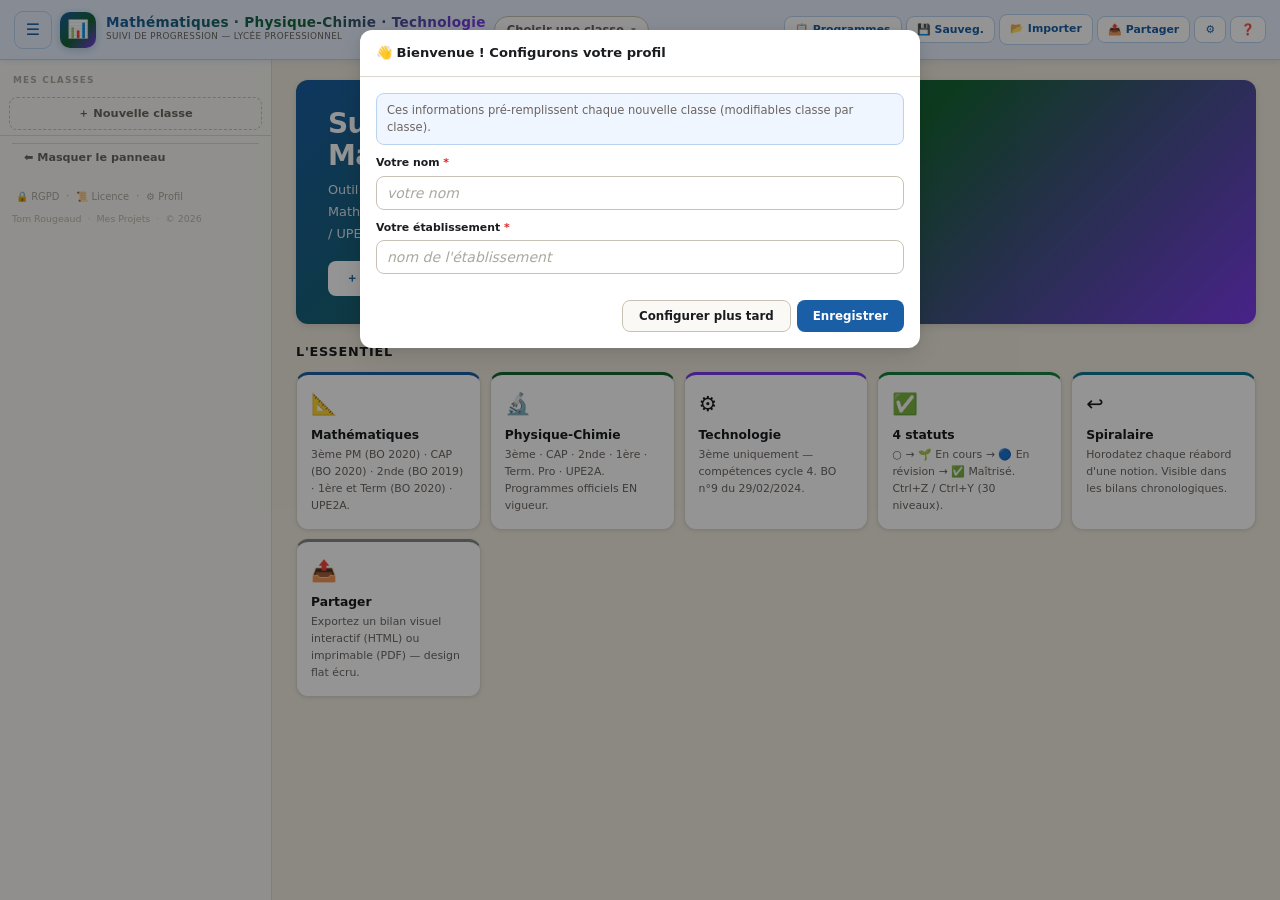
<file: suivi_progression_maths_sciences_techno (4).html>
<!DOCTYPE html>
<html lang="fr">
<head>
<meta charset="UTF-8">
<meta name="viewport" content="width=device-width,initial-scale=1.0">
<title>Suivi de Progression — Mathématiques · Sciences · Techno</title>
<link rel="icon" type="image/svg+xml" href="[data-uri]">
<style>:root{
  /* Palette générale */
  --bg-main:#f0ebe0;--bg-hdr:#e8f1ff;--bg-sb:#f7f6f2;
  --sf:#fff;--sf2:#faf9f6;--bd:#ddd8ce;--bd2:#c8c2b6;
  --text:#1a1c1f;--dim:#6b6560;--lt:#aaa89f;
  --sh1:0 1px 3px rgba(0,0,0,.06),0 1px 6px rgba(0,0,0,.04);
  --sh2:0 3px 10px rgba(0,0,0,.08),0 1px 4px rgba(0,0,0,.04);
  --sh3:0 8px 28px rgba(0,0,0,.12),0 2px 8px rgba(0,0,0,.06);
  --r:12px;--r2:8px;--r3:5px;--sw:272px;--hh:60px;

  /* Maths — bleu */
  --m:#1a5fa5;--m-bg:#eef4fc;--m-mid:#bad3f0;--m-dk:#13478a;--m-zone:#f0f6ff;--m-hd:#dbeafe;
  /* PC — vert */
  --pc:#166534;--pc-bg:#dcfce7;--pc-mid:#86efac;--pc-dk:#14532d;--pc-zone:#f0fdf4;--pc-hd:#bbf7d0;
  /* Techno — violet */
  --t:#7c3aed;--t-bg:#f5f3ff;--t-mid:#ddd6fe;--t-dk:#5b21b6;--t-zone:#faf5ff;--t-hd:#ede9fe;
  /* Statuts */
  --s-amber:#b45309;--s-amber-bg:#fef3c7;--s-blue:#5b21b6;--s-blue-bg:#ede9fe;
  --s-green:#15803d;--s-green-bg:#dcfce7;
  --red:#dc2626;--red-bg:#fee2e2;--amber:#d97706;--amber-bg:#fef3c7;
  --ora:#ea580c;--ora-bg:#fff7ed;--teal:#0e7490;--teal-bg:#ecfeff;
}
*,*::before,*::after{box-sizing:border-box;margin:0;padding:0}
html,body{height:100%;overflow-x:hidden}
body{font-family:-apple-system,BlinkMacSystemFont,'Segoe UI',system-ui,sans-serif;background:var(--bg-main);color:var(--text);font-size:14px;line-height:1.5}
button{cursor:pointer;font-family:inherit;transition:all .15s}
input,select,textarea{font-family:inherit;font-size:14px}
input::placeholder,textarea::placeholder{font-style:italic;color:var(--lt)}
a{color:var(--m)}
::-webkit-scrollbar{width:4px;height:4px}::-webkit-scrollbar-thumb{background:var(--bd2);border-radius:2px}

/* ── HEADER ── */
.hdr{position:fixed;top:0;left:0;right:0;height:var(--hh);background:var(--bg-hdr);border-bottom:1.5px solid var(--m-mid);display:flex;align-items:center;gap:8px;padding:0 14px;z-index:300;box-shadow:0 1px 6px rgba(26,95,165,.12)}
.ham{width:38px;height:38px;display:flex;align-items:center;justify-content:center;background:none;border:1.5px solid var(--m-mid);border-radius:9px;font-size:1rem;flex-shrink:0;color:var(--m)}
.ham:hover{background:var(--m-bg);border-color:var(--m)}
.logo{display:flex;align-items:center;gap:10px;flex-shrink:0;cursor:pointer}
.logo-ico{width:36px;height:36px;background:linear-gradient(135deg,var(--m) 0%,var(--pc) 55%,var(--t) 100%);border-radius:10px;display:flex;align-items:center;justify-content:center;font-size:1.1rem;flex-shrink:0;box-shadow:0 2px 8px rgba(26,95,165,.28)}
.logo-txt{display:flex;flex-direction:column}
.logo-name{font-size:.85rem;font-weight:900;letter-spacing:.02em;line-height:1.1;white-space:nowrap;background:linear-gradient(90deg,var(--m),var(--pc),var(--t));-webkit-background-clip:text;-webkit-text-fill-color:transparent;background-clip:text}
.logo-sub{font-size:.55rem;font-weight:500;color:var(--dim);letter-spacing:.04em;text-transform:uppercase}
.hdr-chips{flex:1;min-width:0;overflow-x:auto;display:flex;align-items:center;gap:5px;padding:0 8px;scrollbar-width:none}
.hdr-chips::-webkit-scrollbar{display:none}
.chip{flex-shrink:0;display:inline-flex;align-items:center;gap:5px;padding:5px 12px;border-radius:20px;border:1.5px solid var(--bd2);font-size:.68rem;font-weight:600;cursor:pointer;background:var(--sf);color:var(--dim);white-space:nowrap;max-width:200px}
.chip:hover{border-color:var(--m);color:var(--m)}.chip.act{font-weight:700}
.chip .dot{width:6px;height:6px;border-radius:50%;flex-shrink:0}
.chip-lbl{overflow:hidden;text-overflow:ellipsis;white-space:nowrap;max-width:130px}
.chip-add{flex-shrink:0;padding:5px 10px;border-radius:20px;border:1.5px dashed var(--bd2);background:none;color:var(--dim);font-size:.68rem;font-weight:600;cursor:pointer;white-space:nowrap}
.chip-add:hover{border-color:var(--m);color:var(--m)}
.hdr-acts{display:flex;align-items:center;gap:4px;flex-shrink:0}
.hbtn{padding:6px 10px;border-radius:var(--r2);border:1px solid var(--m-mid);background:var(--sf);color:var(--m);font-size:.68rem;font-weight:600;white-space:nowrap;display:flex;align-items:center;gap:4px}
.hbtn:hover{background:var(--m-bg);border-color:var(--m)}

/* ── UNDO BAR ── */
.undo-bar{display:none;position:fixed;bottom:16px;left:50%;transform:translateX(-50%);background:#222;color:#fff;font-size:.72rem;padding:7px 16px;border-radius:20px;z-index:600;gap:10px;align-items:center;box-shadow:var(--sh2)}
.undo-bar.on{display:flex}
.ub-btn{background:rgba(255,255,255,.12);border:1px solid rgba(255,255,255,.25);color:#fff;font-size:.66rem;padding:3px 10px;border-radius:12px;cursor:pointer}

/* ── SIDEBAR ── */
.sb-bg{display:none;position:fixed;inset:0;background:rgba(0,0,0,.36);z-index:199}
.sb-bg.on{display:block}
.sidebar{position:fixed;top:var(--hh);left:0;width:var(--sw);height:calc(100vh - var(--hh));background:var(--bg-sb);border-right:1px solid var(--bd);display:flex;flex-direction:column;z-index:200;transition:transform .25s ease,width .25s ease}
.sidebar.collapsed{transform:translateX(-100%)}
.sb-toggle-btn{position:fixed;top:calc(var(--hh) + 12px);left:12px;z-index:201;display:none;align-items:center;gap:6px;padding:7px 12px;background:var(--sf);border:1.5px solid var(--m-mid);border-radius:20px;font-size:.71rem;font-weight:700;color:var(--m);box-shadow:var(--sh2);cursor:pointer;white-space:nowrap}
.sb-toggle-btn:hover{background:var(--m-bg)}
.sidebar.collapsed~.sb-toggle-btn,.body-collapsed .sb-toggle-btn{display:flex}
.sb-scroll{flex:1;overflow-y:auto;padding-bottom:6px}
.sb-sec-lbl{font-size:.56rem;font-weight:700;letter-spacing:.13em;text-transform:uppercase;color:var(--lt);padding:14px 13px 5px}
.sb-mobile-acts{display:none;padding:8px;border-bottom:1px solid var(--bd);gap:5px;flex-wrap:wrap}
.sbact{display:flex;align-items:center;gap:4px;padding:7px 9px;border-radius:var(--r2);border:1px solid var(--bd2);background:var(--sf);color:var(--dim);font-size:.69rem;font-weight:600;cursor:pointer;flex:1;min-width:90px;justify-content:center}
.sbact:hover{border-color:var(--m);color:var(--m)}
/* Sidebar collapse button inside sidebar */
.sb-collapse-btn{display:flex;align-items:center;gap:5px;padding:7px 12px;background:none;border:none;border-top:1px solid var(--bd);font-size:.7rem;font-weight:600;color:var(--dim);cursor:pointer;width:100%;text-align:left}
.sb-collapse-btn:hover{background:var(--bg-main);color:var(--m)}

/* Class cards */
.scc{margin:4px 9px;padding:10px 12px;background:var(--sf);border:1.5px solid var(--bd);border-radius:var(--r2);cursor:pointer;transition:border-color .15s;box-shadow:var(--sh1)}
.scc:hover{border-color:var(--bd2)}
.scc-head{display:flex;align-items:center;gap:7px;margin-bottom:6px}
.scc-dot{width:8px;height:34px;border-radius:3px;flex-shrink:0}
.scc-info{flex:1;min-width:0}
.scc-name{font-size:.8rem;font-weight:700;overflow:hidden;text-overflow:ellipsis;white-space:nowrap}
.scc-meta{font-size:.6rem;color:var(--dim);margin-top:1px}
.scc-acts{display:flex;gap:3px;flex-shrink:0}
.scc-btn{background:rgba(0,0,0,.05);border:1px solid rgba(0,0,0,.1);padding:4px 7px;border-radius:5px;font-size:.62rem;color:var(--dim);cursor:pointer;font-weight:600}
.scc-btn:hover{background:var(--m-bg);border-color:var(--m);color:var(--m)}
.scc-btn.del:hover{background:var(--red-bg);border-color:var(--red);color:var(--red)}
.scc-bars{display:flex;flex-direction:column;gap:4px}
.scc-bar-row{display:flex;align-items:center;gap:6px;font-size:.6rem}
.scc-bar-lbl{width:95px;overflow:hidden;text-overflow:ellipsis;white-space:nowrap;flex-shrink:0}
.scc-bw{flex:1;height:4px;background:var(--bd);border-radius:2px;overflow:hidden}
.scc-b{height:100%;border-radius:2px;transition:width .4s}
.scc-pct{width:28px;text-align:right;font-weight:700;flex-shrink:0}
.sb-add-cls{display:flex;align-items:center;justify-content:center;gap:5px;margin:5px 9px;padding:8px;border:1.5px dashed var(--bd2);border-radius:var(--r2);background:none;color:var(--dim);font-size:.71rem;font-weight:600;cursor:pointer;width:calc(100% - 18px)}
.sb-add-cls:hover{border-color:var(--m);color:var(--m)}

/* Subject sections */
.sb-subj-hdr{display:flex;align-items:center;gap:7px;padding:9px 11px;cursor:pointer;border-left:3px solid transparent;transition:background .12s;user-select:none}
.sb-subj-hdr:hover{background:rgba(0,0,0,.03)}
.sb-subj-hdr.m-subj{--sc:var(--m);--sz:var(--m-zone);--shd:var(--m-hd)}
.sb-subj-hdr.pc-subj{--sc:var(--pc);--sz:var(--pc-zone);--shd:var(--pc-hd)}
.sb-subj-hdr.t-subj{--sc:var(--t);--sz:var(--t-zone);--shd:var(--t-hd)}
.sb-subj-hdr.open{background:var(--shd);border-left-color:var(--sc)}
.sb-subj-ico{font-size:.95rem;flex-shrink:0;width:20px;text-align:center}
.sb-subj-nm{flex:1;font-size:.74rem;font-weight:700;overflow:hidden;text-overflow:ellipsis;white-space:nowrap}
.sb-subj-hdr.open .sb-subj-nm{color:var(--sc)}
.sb-subj-lvl{font-size:.57rem;font-weight:600;padding:1px 7px;border-radius:8px;flex-shrink:0;background:rgba(0,0,0,.07);color:var(--dim)}
.sb-subj-hdr.open .sb-subj-lvl{background:var(--sc);color:#fff}
.sb-subj-pct{font-size:.62rem;font-weight:700;flex-shrink:0}
.sb-subj-hdr.open .sb-subj-pct{color:var(--sc)}
.sb-subj-chev{font-size:.58rem;color:var(--lt);transition:transform .2s;flex-shrink:0}
.sb-subj-hdr.open .sb-subj-chev{transform:rotate(90deg);color:var(--sc)}
.sb-subj-body{display:none;background:var(--sz)}
.sb-subj-hdr.open+.sb-subj-body{display:block}
.nav-row{display:flex;align-items:center;gap:7px;padding:6px 11px 6px 26px;cursor:pointer;border-left:3px solid transparent;transition:background .1s}
.nav-row:hover{background:rgba(0,0,0,.04)}.nav-row.act{border-left-color:var(--sc,var(--m));background:rgba(0,0,0,.06)}
.nav-row.act .nav-nm,.nav-row.act .nav-pc{color:var(--sc,var(--m));font-weight:600}
.nav-ico{font-size:.7rem;flex-shrink:0;width:16px;text-align:center}.nav-nm{flex:1;font-size:.72rem;font-weight:500;color:var(--text)}.nav-pc{font-size:.62rem;font-weight:700;color:var(--dim)}
.nav-del{display:none;font-size:.64rem;padding:2px 5px;border-radius:4px;cursor:pointer;font-weight:700;background:rgba(220,38,38,.08);border:1px solid rgba(220,38,38,.2);color:var(--red)}
.nav-row:hover .nav-del{display:flex;align-items:center}
.nav-prj{display:flex;align-items:center;gap:7px;padding:6px 11px 7px 26px;cursor:pointer;border-left:3px solid transparent;font-size:.72rem;font-weight:500;color:var(--text)}
.nav-prj:hover{background:rgba(0,0,0,.04)}.nav-prj.act{border-left-color:var(--ora);color:var(--ora);font-weight:600;background:rgba(234,88,12,.06)}
.sb-add-dom{display:flex;align-items:center;gap:5px;margin:3px 9px 7px;padding:6px 8px;border:1.5px dashed var(--bd2);border-radius:var(--r2);background:none;color:var(--dim);font-size:.65rem;cursor:pointer;width:calc(100% - 18px)}
.sb-add-dom:hover{border-color:var(--m);color:var(--m)}

/* Sidebar footer — FIXED */
.sb-ft{flex-shrink:0;border-top:1px solid var(--bd);background:var(--bg-sb)}
.sb-ft-links{display:flex;gap:3px;flex-wrap:wrap;padding:8px 12px 6px}
.sb-ftl{font-size:.62rem;color:var(--lt);background:none;border:none;text-align:left;padding:3px 4px;cursor:pointer}
.sb-ftl:hover{color:var(--dim)}
.sb-ft-sep{color:var(--lt);font-size:.6rem;line-height:2}
.sb-cred{font-size:.59rem;color:#c0b8a8;padding:0 12px 8px;display:flex;gap:6px;flex-wrap:wrap;align-items:center}
.sb-cred a{color:#c0b8a8;text-decoration:none}.sb-cred a:hover{color:var(--dim)}
.sb-cred-sep{color:#d8d0c0}

/* ── MAIN ── */
.main{margin-left:var(--sw);margin-top:var(--hh);min-height:calc(100vh - var(--hh));transition:margin-left .25s}
.body-collapsed .main{margin-left:0}

/* Show-sidebar button (when collapsed) */
.show-sb-btn{position:fixed;left:0;top:calc(var(--hh) + 50%);transform:translateY(-50%);z-index:201;display:none;writing-mode:vertical-rl;text-orientation:mixed;padding:12px 6px;background:var(--m);color:#fff;border:none;border-radius:0 8px 8px 0;font-size:.67rem;font-weight:700;cursor:pointer;box-shadow:2px 0 8px rgba(0,0,0,.15);letter-spacing:.08em}
.body-collapsed .show-sb-btn{display:flex}

/* TOP BAR */
.topbar{display:flex;align-items:center;gap:8px;padding:10px 22px;background:var(--sf);border-bottom:1px solid var(--bd);position:sticky;top:var(--hh);z-index:100;flex-wrap:wrap;box-shadow:var(--sh1)}
.topbar.m-bar{background:var(--m-zone);border-bottom-color:var(--m-mid)}
.topbar.pc-bar{background:var(--pc-zone);border-bottom-color:var(--pc-mid)}
.topbar.t-bar{background:var(--t-zone);border-bottom-color:var(--t-mid)}
.back-btn{display:flex;align-items:center;gap:5px;padding:5px 12px;border-radius:20px;border:1.5px solid currentColor;background:none;font-size:.71rem;font-weight:700;cursor:pointer;white-space:nowrap}
.back-btn.m-btn{color:var(--m)}.back-btn.m-btn:hover{background:var(--m-bg)}
.back-btn.pc-btn{color:var(--pc)}.back-btn.pc-btn:hover{background:var(--pc-bg)}
.back-btn.t-btn{color:var(--t)}.back-btn.t-btn:hover{background:var(--t-bg)}
.subj-sw-btn{display:flex;align-items:center;gap:5px;padding:5px 12px;border-radius:20px;border:1.5px solid var(--bd2);background:var(--sf);font-size:.71rem;font-weight:600;color:var(--dim);cursor:pointer;white-space:nowrap}
.subj-sw-btn:hover{border-color:var(--bd);background:var(--sf2)}
.topbar-title{flex:1;font-size:.8rem;font-weight:700;overflow:hidden;text-overflow:ellipsis;white-space:nowrap}
.topbar-title.m-title{color:var(--m)}.topbar-title.pc-title{color:var(--pc)}.topbar-title.t-title{color:var(--t)}

/* CONTENT */
.content{padding:20px 24px}

/* WELCOME */
.welcome-hero{background:linear-gradient(135deg,var(--m) 0%,var(--pc) 55%,var(--t) 100%);border-radius:var(--r);padding:28px 32px;color:#fff;margin-bottom:18px;box-shadow:var(--sh2)}
.welcome-hero h1{font-size:1.75rem;font-weight:900;margin-bottom:7px;line-height:1.15;letter-spacing:-.02em}
.welcome-hero p{font-size:.8rem;opacity:.88;line-height:1.72;max-width:520px;margin-bottom:16px}
.hero-btns{display:flex;gap:8px;flex-wrap:wrap}
.hbtn-hero{padding:9px 18px;border-radius:var(--r2);font-size:.76rem;font-weight:700;cursor:pointer;border:none}
.hbtn-hero.pri{background:#fff;color:var(--m)}.hbtn-hero.pri:hover{background:#eef4fc}
.hbtn-hero.sec{background:rgba(255,255,255,.14);color:#fff;border:1.5px solid rgba(255,255,255,.35)}.hbtn-hero.sec:hover{background:rgba(255,255,255,.24)}

/* CLASS HOME */
.cls-hero{padding:22px 24px;color:#fff}
.subj-grid{display:grid;grid-template-columns:repeat(3,1fr);gap:12px;margin-bottom:18px}
.subj-card{background:var(--sf);border:1.5px solid var(--bd);border-radius:var(--r);padding:18px;cursor:pointer;box-shadow:var(--sh1);transition:box-shadow .18s,transform .14s;position:relative;overflow:hidden}
.subj-card::after{content:'';position:absolute;top:0;left:0;right:0;height:4px;border-radius:var(--r) var(--r) 0 0}
.subj-card.m-card::after{background:var(--m)}.subj-card.pc-card::after{background:var(--pc)}.subj-card.t-card::after{background:var(--t)}
.subj-card:hover{box-shadow:var(--sh2);transform:translateY(-2px)}
.subj-card.disabled{opacity:.4;cursor:default;pointer-events:none}
.sc-ico{font-size:1.7rem;margin-bottom:8px}.sc-name{font-size:.87rem;font-weight:800;margin-bottom:2px}
.sc-name.m-name{color:var(--m)}.sc-name.pc-name{color:var(--pc)}.sc-name.t-name{color:var(--t)}
.sc-lvl{font-size:.63rem;color:var(--dim);margin-bottom:10px}
.sc-bw{height:6px;background:var(--bd);border-radius:3px;overflow:hidden;margin-bottom:4px}
.sc-b{height:100%;border-radius:3px;transition:width .4s}.sc-pct{font-size:.7rem;font-weight:700;margin-bottom:6px}
.sc-stats{display:flex;gap:10px;flex-wrap:wrap}.sc-st{font-size:.61rem;color:var(--dim)}

/* Guide cards */
.guide-grid{display:grid;grid-template-columns:repeat(auto-fill,minmax(155px,1fr));gap:9px;margin-bottom:18px}
.guide-card{background:var(--sf);border:1px solid var(--bd);border-radius:var(--r);padding:14px;box-shadow:var(--sh1)}
.guide-ico{font-size:1.3rem;margin-bottom:6px}.guide-ttl{font-size:.77rem;font-weight:700;margin-bottom:3px}
.guide-txt{font-size:.68rem;color:var(--dim);line-height:1.55}

/* Stats row */
.stats-row{display:grid;grid-template-columns:repeat(4,1fr);gap:8px;margin-bottom:16px}
.stat-c{background:var(--sf);border:1px solid var(--bd);border-radius:var(--r);padding:11px 13px;box-shadow:var(--sh1)}
.stat-n{font-size:1.3rem;font-weight:800;line-height:1}.stat-l{font-size:.6rem;color:var(--dim);margin-top:2px}

/* Subject home */
.subj-hdr{margin-bottom:16px}
.subj-hdr-top{display:flex;align-items:center;gap:12px;margin-bottom:10px}
.subj-hdr-ico{font-size:2.1rem}
.subj-hdr-nm{font-size:1.25rem;font-weight:900;letter-spacing:-.02em}
.subj-hdr-nm.m-title{color:var(--m)}.subj-hdr-nm.pc-title{color:var(--pc)}.subj-hdr-nm.t-title{color:var(--t)}
.subj-hdr-sub{font-size:.71rem;color:var(--dim)}
.subj-prog{display:flex;align-items:center;gap:10px;padding:10px 14px;background:var(--sf);border:1px solid var(--bd);border-radius:var(--r);margin-bottom:14px;box-shadow:var(--sh1)}
.sp-bw{flex:1;height:8px;background:var(--bd);border-radius:4px;overflow:hidden}
.sp-b{height:100%;border-radius:4px;transition:width .4s}
.sp-pct{font-size:.84rem;font-weight:800;min-width:38px;text-align:right}
.sp-inf{font-size:.65rem;color:var(--dim)}

/* Domain grid */
.dom-grid{display:grid;grid-template-columns:repeat(3,1fr);gap:10px;margin-bottom:16px}
.dcard{background:var(--sf);border:1px solid var(--bd);border-radius:var(--r);padding:15px;cursor:pointer;box-shadow:var(--sh1);transition:box-shadow .17s,transform .13s;border-left:4px solid transparent}
.dcard.m-dcard{border-left-color:var(--m)}.dcard.pc-dcard{border-left-color:var(--pc)}.dcard.t-dcard{border-left-color:var(--t)}
.dcard:hover{box-shadow:var(--sh2);transform:translateY(-1px)}
.dc-ico{font-size:1.25rem;margin-bottom:5px}.dc-nm{font-size:.8rem;font-weight:700;margin-bottom:3px;line-height:1.3}
.dc-sb{font-size:.62rem;color:var(--dim);margin-bottom:8px}
.bw{height:5px;background:var(--bd);border-radius:3px;overflow:hidden}.b{height:100%;border-radius:3px;transition:width .4s}
.dc-pct{font-size:.66rem;font-weight:700;margin-top:3px}
.dc-pct.m-pct{color:var(--m)}.dc-pct.pc-pct{color:var(--pc)}.dc-pct.t-pct{color:var(--t)}

/* Domain view */
.dom-header{padding:16px 0 12px;border-bottom:1px solid var(--bd);margin-bottom:14px}
.dom-tag{display:inline-flex;align-items:center;gap:5px;font-size:.58rem;font-weight:700;letter-spacing:.07em;text-transform:uppercase;padding:3px 10px;border-radius:20px;margin-bottom:7px}
.dom-ttl{font-size:1.15rem;font-weight:900;margin-bottom:4px;letter-spacing:-.02em}
.dom-desc{font-size:.74rem;color:var(--dim);max-width:580px;line-height:1.65;margin-bottom:10px}
.dom-prog{display:flex;align-items:center;gap:9px}
.dp-bw{max-width:220px;flex:1;height:7px;background:var(--bd);border-radius:4px;overflow:hidden}
.dp-b{height:100%;border-radius:4px;transition:width .4s}
.dp-pct{font-size:.84rem;font-weight:800}.dp-inf{font-size:.63rem;color:var(--dim)}

/* Legend */
.legend{display:flex;gap:12px;flex-wrap:wrap;padding:8px 12px;background:var(--sf);border:1px solid var(--bd);border-radius:var(--r2);margin-bottom:10px;box-shadow:var(--sh1)}
.li{display:flex;align-items:center;gap:4px;font-size:.62rem;color:var(--dim)}
.ldot{width:7px;height:7px;border-radius:2px;flex-shrink:0}

/* Modules */
.mc{background:var(--sf);border:1px solid var(--bd);border-radius:var(--r);margin-bottom:8px;box-shadow:var(--sh1);overflow:hidden}
.mc:hover{box-shadow:var(--sh2)}
.mc-hd{display:flex;align-items:center;gap:9px;padding:11px 13px;cursor:pointer;user-select:none}
.mc-ico{width:32px;height:32px;border-radius:8px;display:flex;align-items:center;justify-content:center;font-size:.8rem;flex-shrink:0}
.mc-inf{flex:1;min-width:0}
.mc-nm{font-weight:700;font-size:.82rem;margin-bottom:1px;line-height:1.3}
.mc-note{font-size:.59rem;color:var(--dim);margin-bottom:3px}
.mc-bw{width:100px;height:4px;background:var(--bd);border-radius:2px;overflow:hidden}
.mc-b{height:100%;border-radius:2px;transition:width .4s}
.mc-rt{display:flex;align-items:center;gap:3px;flex-shrink:0}
.mc-pct{font-size:.72rem;font-weight:700;min-width:28px;text-align:right}
.mc-all{display:flex;align-items:center;gap:2px;font-size:.6rem;font-weight:700;color:var(--s-green);padding:4px 8px;border-radius:5px;background:rgba(21,128,61,.1);border:1px solid rgba(21,128,61,.25);cursor:pointer;white-space:nowrap}
.mc-all:hover{background:var(--s-green-bg)}
.ev-btn{display:flex;align-items:center;gap:3px;font-size:.6rem;font-weight:600;color:var(--dim);padding:4px 7px;border-radius:5px;background:rgba(0,0,0,.05);border:1px solid rgba(0,0,0,.1);cursor:pointer}
.ev-btn:hover,.ev-btn.on{background:var(--s-green-bg);border-color:var(--s-green);color:var(--s-green)}
.mc-act{background:rgba(0,0,0,.05);border:1px solid rgba(0,0,0,.1);color:var(--dim);font-size:.7rem;padding:4px 7px;border-radius:5px;cursor:pointer;font-weight:600;line-height:1}
.mc-act:hover{background:var(--m-bg);border-color:var(--m);color:var(--m)}
.mc-act.del:hover{background:var(--red-bg);border-color:var(--red);color:var(--red)}
.mc-chev{color:var(--lt);font-size:.62rem;transition:transform .2s;flex-shrink:0}
.mc.open .mc-chev{transform:rotate(90deg)}
.mc-body{display:none;border-top:1px solid var(--bd);padding:8px 12px 12px}
.mc.open .mc-body{display:block}
.mc-body.m-zone{background:var(--m-zone)}.mc-body.pc-zone{background:var(--pc-zone)}.mc-body.t-zone{background:var(--t-zone)}

/* Sections */
.sec-hd{display:flex;align-items:center;gap:4px;padding:8px 0 4px}
.sec-ttl{font-size:.57rem;font-weight:700;letter-spacing:.1em;text-transform:uppercase;color:var(--dim);flex:1}
.sec-btn{font-size:.65rem;padding:3px 6px;border-radius:4px;cursor:pointer;font-weight:700;border:1px solid}
.sec-btn.add{color:var(--m);background:rgba(26,95,165,.09);border-color:rgba(26,95,165,.22)}
.sec-btn.del{color:var(--red);background:rgba(220,38,38,.09);border-color:rgba(220,38,38,.22)}
.sec-btn.edt{color:var(--amber);background:rgba(217,119,6,.09);border-color:rgba(217,119,6,.22)}

/* Notions */
.nr{display:flex;align-items:flex-start;gap:7px;padding:3px 4px;border-radius:4px;transition:background .1s}
.nr:hover{background:rgba(0,0,0,.04)}
.nr.diagram-row{background:rgba(124,58,237,.04);border-left:2.5px solid rgba(124,58,237,.3);padding-left:7px}
.nr.diagram-row:hover{background:rgba(124,58,237,.08)}
.sts{width:20px;height:20px;border-radius:5px;border:1.5px solid var(--bd2);background:var(--sf);flex-shrink:0;margin-top:2px;display:flex;align-items:center;justify-content:center;font-size:.52rem;cursor:pointer}
.sts:hover{transform:scale(1.1)}.sts.s1{border-color:var(--s-amber);background:var(--s-amber-bg);color:var(--s-amber)}.sts.s2{border-color:var(--s-blue);background:var(--s-blue-bg);color:var(--s-blue)}.sts.s3{border-color:var(--s-green);background:var(--s-green-bg);color:var(--s-green)}
.mtxt{font-size:.75rem;line-height:1.5;flex:1}.mtxt.done{color:var(--lt);text-decoration:line-through}
.nedit-inp{flex:1;font-size:.74rem;padding:2px 6px;border:1.5px solid var(--m);border-radius:4px;background:#fff;outline:none;display:none}
.nr.editing .mtxt{display:none}.nr.editing .nedit-inp{display:block}
.nmeta{display:flex;flex-direction:column;align-items:flex-end;gap:2px;flex-shrink:0}
.nbg{font-size:.52rem;padding:1px 5px;border-radius:6px;font-weight:600;white-space:nowrap}
.nb0{display:none}.nb1{background:var(--s-amber-bg);color:var(--s-amber)}.nb2{background:var(--s-blue-bg);color:var(--s-blue)}.nb3{background:var(--s-green-bg);color:var(--s-green)}
.ndate{font-size:.52rem;color:var(--lt)}
.nspiral-wrap{display:flex;flex-direction:column;gap:1px}
.nspiral{font-size:.52rem;color:var(--teal);background:var(--teal-bg);padding:1px 5px;border-radius:5px;font-weight:600}
.nr-acts{display:flex;gap:2px;opacity:0;transition:opacity .12s}
.nr:hover .nr-acts{opacity:1}
.nr-act{font-size:.62rem;padding:3px 6px;color:var(--dim);border-radius:4px;cursor:pointer;font-weight:700;border:1px solid rgba(0,0,0,.1);background:rgba(0,0,0,.05);line-height:1}
.nr-act:hover{background:var(--m-bg);border-color:var(--m);color:var(--m)}
.nr-act.del:hover{background:var(--red-bg);border-color:var(--red);color:var(--red)}
.nr-act.spiral.on{background:var(--teal-bg);border-color:var(--teal);color:var(--teal);opacity:1!important}
.add-nr-row{display:flex;align-items:center;gap:5px;padding:5px}
.add-inp{flex:1;padding:5px 8px;border:1px solid var(--bd2);border-radius:var(--r3);font-size:.73rem;background:var(--sf2);outline:none}
.add-inp:focus{border-color:var(--m)}
.add-ok{padding:5px 9px;background:var(--m);color:#fff;border:none;border-radius:var(--r3);font-size:.68rem;font-weight:600;cursor:pointer}
.add-cancel{padding:5px 8px;background:none;border:1px solid var(--bd2);border-radius:var(--r3);font-size:.68rem;color:var(--dim);cursor:pointer}
.add-mod-btn,.add-sec-btn{display:flex;align-items:center;gap:5px;width:100%;padding:7px 10px;border:1.5px dashed var(--bd2);border-radius:var(--r);background:none;color:var(--dim);font-size:.69rem;font-weight:500;cursor:pointer;margin-top:6px}
.add-mod-btn:hover,.add-sec-btn:hover{border-color:var(--m);color:var(--m)}
.add-sec-btn{border-radius:var(--r2);padding:5px 8px;margin-top:3px}

/* Projects */
.prj-grid{display:grid;grid-template-columns:repeat(auto-fill,minmax(225px,1fr));gap:10px;margin-bottom:14px}
.prj-card{background:var(--sf);border:1px solid var(--bd);border-radius:var(--r);padding:14px;box-shadow:var(--sh1);border-left:4px solid var(--t);transition:box-shadow .17s}
.prj-card:hover{box-shadow:var(--sh2)}
.prj-top{display:flex;align-items:flex-start;gap:8px;margin-bottom:7px}
.prj-ico{font-size:1.2rem;flex-shrink:0;margin-top:1px}.prj-nm{font-size:.8rem;font-weight:700;flex:1;line-height:1.3;color:var(--t)}
.prj-theme{font-size:.6rem;font-weight:600;padding:1px 7px;border-radius:10px;background:var(--t-bg);color:var(--t);border:1px solid var(--t-mid)}
.prj-desc{font-size:.7rem;color:var(--dim);line-height:1.5;margin-bottom:7px}
.prj-bw{height:5px;background:var(--bd);border-radius:3px;overflow:hidden;margin-bottom:4px}
.prj-b{height:100%;border-radius:3px;transition:width .4s}
.prj-foot{display:flex;align-items:center;justify-content:space-between}
.prj-status{font-size:.62rem;font-weight:700;padding:2px 8px;border-radius:10px}
.ps0{background:var(--s-amber-bg);color:var(--s-amber)}.ps1{background:var(--t-bg);color:var(--t)}.ps2{background:var(--teal-bg);color:var(--teal)}.ps3{background:var(--s-green-bg);color:var(--s-green)}
.prj-acts{display:flex;gap:3px}
.prj-btn{background:rgba(0,0,0,.05);border:1px solid rgba(0,0,0,.1);color:var(--dim);font-size:.64rem;padding:3px 7px;border-radius:4px;cursor:pointer}
.prj-btn:hover{background:var(--t-bg);border-color:var(--t);color:var(--t)}
.prj-btn.del:hover{background:var(--red-bg);border-color:var(--red);color:var(--red)}

/* Modals */
.overlay{position:fixed;inset:0;background:rgba(0,0,0,.42);z-index:500;display:none;align-items:flex-start;justify-content:center;padding:14px;overflow-y:auto}
.overlay.on{display:flex}
.modal{background:var(--sf);border-radius:var(--r);width:100%;max-width:560px;box-shadow:var(--sh3);margin-top:16px}
.modal.lg{max-width:820px}
.mhd{padding:13px 16px;border-bottom:1px solid var(--bd);display:flex;align-items:center;gap:8px}
.mhd-t{font-size:.82rem;font-weight:700;flex:1}
.mx{background:rgba(0,0,0,.05);border:1px solid rgba(0,0,0,.1);font-size:.78rem;color:var(--dim);padding:4px 9px;border-radius:5px;cursor:pointer;font-weight:700}
.mx:hover{background:var(--red-bg);color:var(--red);border-color:var(--red)}
.mbody{padding:16px;overflow-y:auto;max-height:74vh}
.mft{padding:0 16px 16px;display:flex;gap:6px;justify-content:flex-end;flex-wrap:wrap}
.mb{padding:8px 16px;border-radius:var(--r2);border:none;font-size:.74rem;font-weight:600;cursor:pointer}
.mb-p{background:var(--m);color:#fff}.mb-p:hover{background:var(--m-dk)}
.mb-g{background:var(--pc);color:#fff}.mb-g:hover{background:var(--pc-dk)}
.mb-v{background:var(--t);color:#fff}.mb-v:hover{background:var(--t-dk)}
.mb-s{background:var(--sf2);border:1.5px solid var(--bd2);color:var(--text)}.mb-s:hover{border-color:var(--m);color:var(--m)}
.fg{display:flex;flex-direction:column;gap:4px;margin-bottom:10px}
.fg label{font-size:.68rem;font-weight:600}
.fg input,.fg select,.fg textarea{padding:8px 10px;border:1.5px solid var(--bd2);border-radius:var(--r2);background:var(--sf);color:var(--text)}
.fg input:focus,.fg select:focus,.fg textarea:focus{outline:none;border-color:var(--m)}
.fg textarea{min-height:60px;resize:vertical}
.fg2{display:grid;grid-template-columns:1fr 1fr;gap:10px}
.cpick{display:flex;flex-wrap:wrap;gap:7px;margin-top:4px}
.cpsw{width:25px;height:25px;border-radius:50%;cursor:pointer;border:3px solid transparent}
.cpsw:hover{transform:scale(1.12)}
/* Subject picker */
.subj-row{border:1.5px solid var(--bd);border-radius:var(--r2);padding:10px 12px;margin-bottom:8px;transition:all .15s}
.subj-row.m-row.active{border-color:var(--m);background:var(--m-bg)}.subj-row.pc-row.active{border-color:var(--pc);background:var(--pc-bg)}.subj-row.t-row.active{border-color:var(--t);background:var(--t-bg)}
.subj-row-top{display:flex;align-items:center;gap:9px}
.subj-ico{font-size:1.1rem;flex-shrink:0}.subj-nm-modal{flex:1;font-size:.79rem;font-weight:700}
.subj-ck{width:20px;height:20px;border-radius:5px;border:1.5px solid var(--bd2);background:var(--sf);display:flex;align-items:center;justify-content:center;font-size:.7rem;cursor:pointer;flex-shrink:0}
.m-row .subj-ck.on{background:var(--m);border-color:var(--m);color:#fff}.pc-row .subj-ck.on{background:var(--pc);border-color:var(--pc);color:#fff}.t-row .subj-ck.on{background:var(--t);border-color:var(--t);color:#fff}
.subj-lvl-pick{display:none;margin-top:8px;padding-top:8px;border-top:1px solid rgba(0,0,0,.08);flex-wrap:wrap;gap:5px}
.subj-row.active .subj-lvl-pick{display:flex}
.lvl-sw{padding:5px 10px;border-radius:20px;border:1.5px solid var(--bd2);background:var(--sf);color:var(--dim);font-size:.69rem;font-weight:600;cursor:pointer}
.m-row .lvl-sw.on{background:var(--m);border-color:var(--m);color:#fff}.pc-row .lvl-sw.on{background:var(--pc);border-color:var(--pc);color:#fff}.t-row .lvl-sw.on{background:var(--t);border-color:var(--t);color:#fff}
/* Profile info in modal */
.profile-hint{display:flex;align-items:center;gap:7px;padding:6px 10px;background:var(--m-zone);border:1px solid var(--m-mid);border-radius:var(--r2);margin-bottom:10px;font-size:.68rem;color:var(--m-dk)}
/* Report */
.rpt-out{border:1px solid var(--bd);border-radius:var(--r2);padding:14px;background:#fff;max-height:420px;overflow-y:auto;margin-top:10px;font-size:.71rem}
/* Help */
.help-sec{margin-bottom:14px}
.help-sec-ttl{font-size:.74rem;font-weight:700;color:var(--m);margin-bottom:5px;padding-bottom:4px;border-bottom:1px solid var(--bd)}
.help-item{display:flex;gap:8px;margin-bottom:6px;font-size:.72rem;line-height:1.6}
.help-item-ico{font-size:.88rem;flex-shrink:0;width:22px;text-align:center}
.prose{font-size:.75rem;line-height:1.75}
.prose h3{font-weight:700;margin:10px 0 4px;font-size:.78rem;color:var(--m)}
.prose p,.prose ul{margin-bottom:6px}.prose ul{margin-left:14px}
/* Settings modal */
.setting-row{display:flex;align-items:center;gap:10px;padding:10px 0;border-bottom:1px solid var(--bd)}
.setting-label{font-size:.74rem;font-weight:600;width:120px;flex-shrink:0}
.setting-val{flex:1;font-size:.74rem;color:var(--text)}

/* Responsive */
@media(max-width:768px){
  .hdr-acts{display:none}.logo-sub{display:none}
  .sidebar{transform:translateX(-100%);z-index:250;box-shadow:var(--sh3)}.sidebar.open{transform:translateX(0)!important}
  .sb-mobile-acts{display:flex}.main{margin-left:0}
  .body-collapsed .show-sb-btn{display:none}
  .stats-row{grid-template-columns:1fr 1fr}.dom-grid{grid-template-columns:1fr 1fr}.subj-grid{grid-template-columns:1fr}
  .fg2{grid-template-columns:1fr}.welcome-hero h1{font-size:1.35rem}.content{padding:12px}
}
@media(max-width:420px){.dom-grid{grid-template-columns:1fr}}
@media(min-width:769px) and (max-width:1100px){:root{--sw:250px}.content{padding:16px 18px}.dom-grid{grid-template-columns:repeat(2,1fr)}}

/* ═══ MODAL PROGRAMMES — design cohérent avec l'appli ═══ */
.prog-tabs{display:flex;gap:6px;margin-bottom:12px;flex-wrap:wrap}
.prog-tab{padding:7px 14px;border-radius:20px;border:1.5px solid var(--bd2);background:var(--sf2);color:var(--dim);font-size:.72rem;font-weight:600;cursor:pointer;transition:all .14s}
.prog-lvls{display:flex;gap:5px;flex-wrap:wrap;margin-bottom:12px}
.prog-lvl{padding:5px 12px;border-radius:20px;border:1.5px solid var(--bd2);background:var(--sf2);color:var(--dim);font-size:.7rem;font-weight:600;cursor:pointer;transition:all .14s}
.prog-body{max-height:58vh;overflow-y:auto;padding-right:2px}
.prog-bo-info{font-size:.62rem;color:var(--lt);font-style:italic;padding:6px 10px;background:var(--sf2);border:1px solid var(--bd);border-radius:var(--r2);margin-bottom:10px}
/* Domain card dans modal */
.pdcard{background:var(--sf);border:1px solid var(--bd);border-radius:var(--r);margin-bottom:9px;box-shadow:var(--sh1);overflow:hidden}
.pdcard-hdr{display:flex;align-items:center;gap:8px;padding:10px 13px;cursor:pointer;user-select:none}
.pdcard-hdr:hover{background:var(--sf2)}
.pdcard-ico{font-size:.95rem;flex-shrink:0}
.pdcard-nm{flex:1;font-size:.8rem;font-weight:700}
.pdcard-chev{font-size:.6rem;color:var(--lt);transition:transform .2s;flex-shrink:0}
.pdcard.open .pdcard-chev{transform:rotate(90deg)}
.pdcard-body{display:none;border-top:1px solid var(--bd);padding:8px 13px 12px}
.pdcard.open .pdcard-body{display:block}
/* Module dans modal */
.pmmod{margin-bottom:8px}
.pmmod-nm{font-size:.75rem;font-weight:700;color:var(--text);margin-bottom:4px;padding:4px 0;border-bottom:1px solid var(--bd)}
.pm-note{font-size:.57rem;color:var(--lt);font-weight:400;margin-left:5px}
/* Section dans modal */
.pmsec-ttl{font-size:.56rem;font-weight:700;letter-spacing:.09em;text-transform:uppercase;color:var(--dim);margin:6px 0 3px}
/* Notion dans modal */
.pmnotion{font-size:.72rem;color:var(--text);padding:3px 0 3px 8px;border-left:2px solid var(--bd);margin-bottom:2px;line-height:1.45;cursor:pointer;transition:background .1s;border-radius:0 3px 3px 0}
.pmnotion:hover{background:var(--sf2);border-left-color:var(--bd2)}
.pmnotion.diag-n{border-left-color:var(--t);background:rgba(124,58,237,.03)}
/* Export items */
.nr.diag-r{background:rgba(124,58,237,.04);border-left:2px solid rgba(124,58,237,.3);padding-left:6px}

/* ═══ FIX : topbar-nav (chips alignées sur une ligne) ═══ */
.topbar{flex-wrap:nowrap;overflow-x:auto}
.topbar-nav{display:flex;align-items:center;gap:8px;flex-wrap:wrap;width:100%}

/* ═══ DROPDOWN CLASSES (header) ═══ */
.cls-dd-wrap{position:relative;flex-shrink:0}
.cls-dd-btn{display:flex;align-items:center;gap:7px;padding:6px 12px;border-radius:20px;border:1.5px solid var(--bd2);background:var(--sf);color:var(--dim);font-size:.72rem;font-weight:700;cursor:pointer;white-space:nowrap;transition:all .15s;max-width:260px}
.cls-dd-btn:hover{border-color:var(--m)}
.hdd-dot{width:8px;height:8px;border-radius:50%;flex-shrink:0}
.hdd-nm{flex:1;overflow:hidden;text-overflow:ellipsis;white-space:nowrap;max-width:160px}
.hdd-si{font-size:.72rem;flex-shrink:0}
.hdd-chev{font-size:.6rem;opacity:.7;flex-shrink:0}
.cls-dd-menu{display:none;position:absolute;top:calc(100% + 7px);left:0;min-width:260px;max-width:340px;background:var(--sf);border:1.5px solid var(--bd);border-radius:var(--r);box-shadow:var(--sh3);z-index:400;overflow:hidden;max-height:380px;overflow-y:auto}
.cls-dd-menu.open{display:block}
.hdd-item{display:flex;align-items:center;gap:9px;padding:9px 12px;cursor:pointer;border-left:3px solid transparent;transition:background .1s}
.hdd-item:hover{background:var(--sf2)}
.hdd-act{font-weight:700}
.hdd-i-dot{width:9px;height:9px;border-radius:50%;flex-shrink:0}
.hdd-i-inf{flex:1;min-width:0}
.hdd-i-nm{display:block;font-size:.76rem;font-weight:600;overflow:hidden;text-overflow:ellipsis;white-space:nowrap}
.hdd-i-yr{font-size:.6rem;color:var(--dim);margin-left:4px}
.hdd-i-si{font-size:.8rem;flex-shrink:0}
.hdd-sep{height:1px;background:var(--bd);margin:3px 0}
.hdd-add{display:flex;align-items:center;gap:5px;padding:9px 12px;width:100%;background:none;border:none;color:var(--m);font-size:.72rem;font-weight:700;cursor:pointer;text-align:left}
.hdd-add:hover{background:var(--m-bg)}

/* ═══ SCC sélectionné (fond 60% opacité) ═══ */
.scc.cls-selected{border-width:2px!important}
.scc.cls-selected .scc-name{font-weight:800}

/* ═══ Color picker compact (sans scroll) ═══ */
.cpick{display:grid;grid-template-columns:repeat(12,1fr);gap:5px;margin-top:4px;max-width:100%}
.cpsw{width:100%;aspect-ratio:1;min-width:0;border-radius:50%;cursor:pointer;border:3px solid transparent}
.cpsw:hover{transform:scale(1.15)}

/* ═══ Validation visuelle champs requis ═══ */
.fg label.req::after{content:' *';color:var(--red)}

/* ═══ SHARE MODAL — cartes alignées, boutons au même niveau ═══ */
.share-grid{display:grid;grid-template-columns:1fr 1fr;gap:10px;align-items:stretch}
.share-card{display:flex;flex-direction:column;padding:12px 13px;border-radius:var(--r);font-size:.72rem}
.share-card-ttl{font-weight:700;margin-bottom:5px;display:flex;align-items:center;gap:5px}
.share-card-desc{color:var(--dim);line-height:1.6;flex:1}
.share-card-btns{display:flex;gap:5px;margin-top:10px}
.share-card-btns .mb{flex:1;font-size:.68rem;padding:7px 8px}

/* ═══ PROGRAMMES — accordéons thème/chapitre (même langage visuel que .mc) ═══ */
.pthm{background:var(--sf);border:1px solid var(--bd);border-radius:var(--r);margin-bottom:8px;box-shadow:var(--sh1);overflow:hidden}
.pthm-hd{display:flex;align-items:center;gap:9px;padding:11px 13px;cursor:pointer;user-select:none}
.pthm-hd:hover{background:var(--sf2)}
.pthm-ico{width:32px;height:32px;border-radius:8px;display:flex;align-items:center;justify-content:center;font-size:.8rem;flex-shrink:0}
.pthm-inf{flex:1;min-width:0}
.pthm-nm{font-weight:700;font-size:.82rem;margin-bottom:1px}
.pthm-note{font-size:.6rem;color:var(--dim)}
.pthm-chev{color:var(--lt);font-size:.62rem;transition:transform .2s;flex-shrink:0}
.pthm.open .pthm-chev{transform:rotate(90deg)}
.pthm-body{display:none;border-top:1px solid var(--bd);padding:8px 12px 10px;background:var(--sf2)}
.pthm.open .pthm-body{display:block}

.pchp{background:var(--sf);border:1px solid var(--bd);border-radius:var(--r2);margin-bottom:6px;overflow:hidden}
.pchp-hd{display:flex;align-items:center;gap:8px;padding:8px 11px;cursor:pointer;user-select:none}
.pchp-hd:hover{background:var(--sf2)}
.pchp-ico{width:26px;height:26px;border-radius:6px;display:flex;align-items:center;justify-content:center;font-size:.7rem;flex-shrink:0}
.pchp-inf{flex:1;min-width:0}
.pchp-nm{font-weight:700;font-size:.74rem}
.pchp-note{font-size:.58rem;color:var(--dim)}
.pchp-chev{color:var(--lt);font-size:.58rem;transition:transform .2s;flex-shrink:0}
.pchp.open .pchp-chev{transform:rotate(90deg)}
.pchp-body{display:none;border-top:1px solid var(--bd);padding:6px 11px 9px}
.pchp.open .pchp-body{display:block}

/* ═══ License/RGPD pages — sections étoffées ═══ */
.prose h4{font-weight:700;margin:8px 0 3px;font-size:.73rem;color:var(--text)}
.prose .cc-badge{display:inline-flex;align-items:center;gap:5px;padding:4px 10px;background:#ebf5ff;border:1px solid #a8d0f0;border-radius:20px;font-size:.68rem;font-weight:600;color:#0c5a9e;margin:4px 0}
.prose ul li{margin-bottom:3px}
.prose .note-box{background:var(--sf2);border:1px solid var(--bd);border-radius:var(--r2);padding:8px 10px;margin:6px 0;font-size:.68rem;color:var(--dim)}


/* ═══ Share modal — checkbox "items non traités" ═══ */
.incl-untreated-row{display:flex;align-items:flex-start;gap:7px;padding:8px 10px;background:var(--sf2);border:1px solid var(--bd);border-radius:var(--r2);margin-bottom:10px;font-size:.71rem;cursor:pointer}
.incl-untreated-row input{margin-top:2px;flex-shrink:0;cursor:pointer}
.incl-untreated-row span{line-height:1.5}
.iu-hint{display:block;font-size:.62rem;color:var(--dim);margin-top:1px;font-weight:400}

</style>
</head>
<body>
<header class="hdr">
 <button class="ham" onclick="toggleSidebar()" aria-label="Menu">☰</button>
 <div class="logo" onclick="goClsHome()">
  <div class="logo-ico">📊</div>
  <div class="logo-txt">
   <span class="logo-name">Mathématiques · Physique-Chimie · Technologie</span>
   <span class="logo-sub">Suivi de Progression — Lycée Professionnel</span>
  </div>
 </div>
 <div id="hdrCls" style="flex-shrink:0"></div>
 <div style="flex:1"></div>
 <div class="hdr-acts">
  <button class="hbtn" onclick="openProgModal()">📋 <span class="t">Programmes</span></button>
  <button class="hbtn" onclick="saveJSON()">💾 <span class="t">Sauveg.</span></button>
  <label class="hbtn" style="cursor:pointer">📂 <span class="t">Importer</span><input type="file" id="impF" accept=".json" style="display:none" onchange="loadJSON(this)"></label>
  <button class="hbtn" onclick="openShare()">📤 <span class="t">Partager</span></button>
  <button class="hbtn" onclick="openSettings()">⚙️</button>
  <button class="hbtn" onclick="openModal('helpModal')">❓</button>
 </div>
</header>
<button class="show-sb-btn" onclick="showSidebar()" title="Afficher le panneau">▶ Panneau</button>
<div class="sb-bg" id="sbBg" onclick="closeSidebar()"></div>
<nav class="sidebar" id="sidebar">
 <div class="sb-mobile-acts">
  <button class="sbact" onclick="saveJSON();closeSidebar()">💾</button>
  <button class="sbact" onclick="document.getElementById('impF').click();closeSidebar()">📂</button>
  <button class="sbact" onclick="openShare();closeSidebar()">📤</button>
  <button class="sbact" onclick="openProgModal();closeSidebar()">📋</button>
  <button class="sbact" onclick="openModal('helpModal');closeSidebar()">❓</button>
 </div>
 <div class="sb-scroll" id="sbScroll"></div>
</nav>
<main class="main" id="mainArea"></main>
<div class="undo-bar" id="undoBar">
 <span>Historique</span>
 <button class="ub-btn" onclick="doUndo()">↩ Annuler (<span id="undoCount">0</span>)</button>
 <button class="ub-btn" onclick="doRedo()">↪ Rétablir (<span id="redoCount">0</span>)</button>
 <button class="ub-btn" onclick="document.getElementById('undoBar').className='undo-bar'">✕</button>
</div>

<div class="overlay" id="editClsModal" onclick="bgClose(event,'editClsModal')">
<div class="modal"><div class="mhd"><span class="mhd-t" id="editClsTitle">Nouvelle classe</span><button class="mx" onclick="closeModal('editClsModal')">&#10005;</button></div>
<div class="mbody">
<div id="profileInfoHint" class="profile-hint" style="display:none">ℹ️ Pré-rempli depuis votre profil · <button onclick="openSettings()" style="background:none;border:none;color:var(--m);cursor:pointer;text-decoration:underline;font-size:.68rem">Modifier</button></div>
<div class="fg"><label class="req">Nom de la classe</label><input id="cls_name" placeholder="ex : CAP Boulangerie · Groupe 1"></div>
<div class="fg"><label class="req">Couleur de la classe</label><div class="cpick" id="colorPicker"></div></div>
<div class="fg2"><div class="fg"><label class="req">Année scolaire</label><input id="cls_year" placeholder="année en cours"></div><div class="fg"><label class="req">Établissement</label><input id="cls_etab" placeholder="votre établissement"></div></div>
<div class="fg"><label class="req">Enseignant(e)</label><input id="cls_teacher" placeholder="votre nom"></div>
<div class="fg"><label class="req">Matières enseignées</label><div id="subjPicker"></div></div>
<input type="hidden" id="cls_editId">
</div><div class="mft"><button class="mb mb-s" onclick="closeModal('editClsModal')">Annuler</button><button class="mb mb-p" onclick="saveClass()">Enregistrer</button></div></div></div>

<div class="overlay" id="settingsModal" onclick="bgClose(event,'settingsModal')">
<div class="modal"><div class="mhd"><span class="mhd-t">⚙️ Mon profil enseignant</span><button class="mx" onclick="closeModal('settingsModal')">&#10005;</button></div>
<div class="mbody"><div style="font-size:.72rem;color:var(--dim);margin-bottom:10px;padding:8px 10px;background:var(--m-zone);border:1px solid var(--m-mid);border-radius:var(--r2)">Ces informations pré-remplissent chaque nouvelle classe (modifiables classe par classe).</div>
<div class="fg"><label class="req">Votre nom</label><input id="set_teacher" placeholder="votre nom"></div>
<div class="fg"><label class="req">Votre établissement</label><input id="set_etab" placeholder="nom de l'établissement"></div>
</div><div class="mft"><button class="mb mb-s" id="set_skip_btn" style="display:none" onclick="skipFirstRun()">Configurer plus tard</button><button class="mb mb-p" onclick="saveSettings()">Enregistrer</button></div></div></div>

<div class="overlay" id="prjModal" onclick="bgClose(event,'prjModal')">
<div class="modal"><div class="mhd"><span class="mhd-t" id="prjModalTitle">Nouveau projet</span><button class="mx" onclick="closeModal('prjModal')">&#10005;</button></div>
<div class="mbody">
<div style="padding:7px 10px;background:var(--t-bg);border:1px solid var(--t-mid);border-radius:var(--r2);margin-bottom:10px;font-size:.71rem;color:var(--t-dk);font-weight:600">⚙️ Technologie · Projet cycle 4</div>
<div class="fg"><label>Nom du projet *</label><input id="prj_name" placeholder="ex : Robot suiveur de ligne"></div>
<div class="fg2"><div class="fg"><label>Thème</label><select id="prj_theme"><option value="">— thème —</option><option>Robotique</option><option>Domotique</option><option>Objet communicant</option><option>Éco-conception</option><option>Fabrication 3D</option><option>Alarme / Sécurité</option><option>Santé / Sport</option><option>Autre</option></select></div>
<div class="fg"><label>Statut</label><select id="prj_status"><option value="0">💡 Idée / Analyse</option><option value="1">🔨 En conception</option><option value="2">🧪 Prototype / Tests</option><option value="3">✅ Terminé</option></select></div></div>
<div class="fg"><label>Description</label><textarea id="prj_desc" placeholder="Objectif, contraintes…"></textarea></div>
<input type="hidden" id="prjIdx">
</div><div class="mft"><button class="mb mb-s" onclick="closeModal('prjModal')">Annuler</button><button class="mb mb-v" onclick="saveProject()">Enregistrer</button></div></div></div>

<div class="overlay" id="shareModal" onclick="bgClose(event,'shareModal')">
<div class="modal lg"><div class="mhd"><span class="mhd-t">📤 Partager la progression actuelle</span><button class="mx" onclick="closeModal('shareModal')">&#10005;</button></div>
<div class="mbody">
<div class="fg"><label>Classe à exporter</label><select id="shr_cls" onchange="shrClsChange()"><option value="">— choisir —</option></select></div>
<div id="shr_info" style="margin-bottom:10px"></div>
<label class="incl-untreated-row"><input type="checkbox" id="shr_inclUntreated"> <span>Inclure les items non traités <span class="iu-hint">(décoché : seuls les items commencés, en révision ou maîtrisés apparaissent dans l'export thématique)</span></span></label>
<div class="share-grid">
<div class="share-card" style="background:var(--m-zone);border:1px solid var(--m-mid)">
<div class="share-card-ttl" style="color:var(--m)">📊 Thématique</div>
<div class="share-card-desc">Domaines → Modules → Notions. Chaque item avec son statut ✅/🔵/🌱/○, sa date et ses réabords spiralaires — tout est déplié, rien à cliquer.</div>
<div class="share-card-btns"><button class="mb mb-p" onclick="doExportHTML()">⬇️ HTML</button><button class="mb mb-g" onclick="doExportPDF()">🖨️ PDF</button></div>
</div>
<div class="share-card" style="background:var(--teal-bg);border:1px solid var(--teal)">
<div class="share-card-ttl" style="color:var(--teal)">📅 Chronologique</div>
<div class="share-card-desc">Semaine du lundi … au dimanche …, par matière. Idéal pour visualiser ce qui a été traité chaque semaine.</div>
<div class="share-card-btns"><button class="mb" style="background:var(--teal);color:#fff" onclick="doExportWeeklyHTML()">⬇️ HTML</button><button class="mb" style="background:var(--teal);color:#fff" onclick="doExportWeeklyPDF()">🖨️ PDF</button></div>
</div>
</div>
</div><div class="mft"><button class="mb mb-s" onclick="closeModal('shareModal')">Fermer</button></div></div></div>

<div class="overlay" id="progModal" onclick="bgClose(event,'progModal')">
<div class="modal lg"><div class="mhd"><span class="mhd-t">📋 Consulter les programmes officiels</span><button class="mx" onclick="closeModal('progModal')">&#10005;</button></div>
<div class="mbody">
<div class="prog-tabs" id="progTabs"></div>
<div class="prog-lvls" id="progLvls"></div>
<div class="prog-body" id="progBody"></div>
</div><div class="mft"><button class="mb mb-s" onclick="closeModal('progModal')">Fermer</button></div></div></div>

<div class="overlay" id="helpModal" onclick="bgClose(event,'helpModal')">
<div class="modal lg"><div class="mhd"><span class="mhd-t">❓ Guide d'utilisation</span><button class="mx" onclick="closeModal('helpModal')">&#10005;</button></div>
<div class="mbody">
<div class="help-sec"><div class="help-sec-ttl">🚀 Démarrage</div>
<div class="help-item"><span class="help-item-ico">📚</span><span>Menu déroulant en haut → sélectionnez ou créez une classe.</span></div>
<div class="help-item"><span class="help-item-ico">↕️</span><span>Dans la sidebar, cliquez une matière pour déplier/replier son programme.</span></div>
<div class="help-item"><span class="help-item-ico">○</span><span>Cliquez ○ sur une notion : ○ → 🌱 → 🔵 → ✅. Ctrl+Z annule.</span></div>
<div class="help-item"><span class="help-item-ico">✓</span><span>✓ Maîtrisé sur un module → tout à ✅. Re-cliquer → tout à ○.</span></div>
<div class="help-item"><span class="help-item-ico">⬅</span><span>Bouton ⬅ Masquer le panneau (bas de sidebar) ou ☰ (PC) pour gagner de la place.</span></div>
</div>
<div class="help-sec"><div class="help-sec-ttl">📤 Exports</div>
<div class="help-item"><span class="help-item-ico">📊</span><span>Thématique : toutes les notions par domaine/module avec statut.</span></div>
<div class="help-item"><span class="help-item-ico">📅</span><span>Chronologique : items travaillés par semaine (lundi→dimanche).</span></div>
</div>
</div><div class="mft"><button class="mb mb-s" onclick="closeModal('helpModal')">Fermer</button></div></div></div>

<div class="overlay" id="privModal" onclick="bgClose(event,'privModal')">
<div class="modal lg"><div class="mhd"><span class="mhd-t">🔒 Confidentialité &amp; RGPD</span><button class="mx" onclick="closeModal('privModal')">&#10005;</button></div>
<div class="mbody"><div class="prose">

<h3>1. Aucune collecte, aucun serveur</h3>
<p>Cette application est un fichier HTML autonome. Elle ne communique avec aucun serveur, ne charge aucune ressource externe au moment de l'usage, et ne dépend d'aucun compte ou connexion. Tout fonctionne entièrement dans votre navigateur, y compris hors connexion une fois le fichier ouvert.</p>

<h3>2. Où sont stockées les données ?</h3>
<p>Toutes les données que vous saisissez (classes, progressions, statuts de notions, projets, profil enseignant) sont enregistrées exclusivement dans le <b>localStorage</b> de votre navigateur, sur votre propre appareil.</p>
<ul>
<li><code>spmst_v1</code> — classes, progressions, statuts, dates, réabords spiralaires, projets</li>
<li><code>spmst_profile</code> — votre nom et votre établissement (profil par défaut)</li>
</ul>
<div class="note-box">Le localStorage est propre à chaque navigateur et à chaque appareil. Si vous changez d'ordinateur, de navigateur, ou videz le cache, les données ne se transfèrent pas automatiquement — utilisez l'export 💾 JSON pour les transporter.</div>

<h4>Pourquoi aucune donnée personnelle d'élève ne doit être saisie</h4>
<p>L'application est conçue pour suivre une <b>progression pédagogique anonymisée</b> (par classe entière, pas par élève nommé). Elle ne propose volontairement aucun champ "nom d'élève", "note individuelle" ou "appréciation nominative". Conformément au principe de minimisation des données du RGPD (article 5.1.c), évitez d'ajouter ce type d'information dans les champs libres (noms de modules personnalisés, descriptions de projets, etc.).</p>

<h3>3. Aucune télémétrie, aucun traceur</h3>
<p>L'application ne contient aucun script de mesure d'audience, aucun cookie tiers, aucun pixel de suivi, aucune requête réseau analytique. Aucune information sur votre usage (pages visitées, durée, fréquence) n'est transmise à qui que ce soit, y compris à l'auteur de l'outil.</p>

<h3>4. Exports et partage</h3>
<p>Les fonctions 📤 <b>Partager</b> génèrent des fichiers HTML ou PDF <b>statiques</b>, téléchargés localement sur votre appareil. Ces fichiers sont des photographies de la progression au moment de l'export — ils ne se mettent pas à jour automatiquement et ne sont transmis nulle part par l'application elle-même. Vous restez seul responsable de leur diffusion (ENT, mail, impression) si vous choisissez de les partager.</p>

<h3>5. Sauvegarde et portabilité</h3>
<p>Le localStorage peut être effacé involontairement (nettoyage de l'historique de navigation, réinitialisation du navigateur, changement d'appareil). Il est recommandé d'utiliser régulièrement le bouton <b>💾 Sauvegarder</b> pour exporter un fichier JSON de secours, et de le réimporter via <b>📂 Importer</b> en cas de besoin ou de changement de poste.</p>

<h3>6. Vos droits</h3>
<p>Puisqu'aucune donnée ne quitte votre appareil et que l'éditeur de l'outil n'a accès à aucune information saisie, les droits d'accès, de rectification et d'effacement prévus par le RGPD (articles 15 à 17) s'exercent directement par vous-même, localement : vous pouvez à tout moment consulter, modifier ou supprimer toute donnée via l'interface, ou effacer entièrement le localStorage de votre navigateur pour ce site.</p>

</div></div><div class="mft"><button class="mb mb-s" onclick="closeModal('privModal')">Fermer</button></div></div></div>

<div class="overlay" id="licModal" onclick="bgClose(event,'licModal')">
<div class="modal lg"><div class="mhd"><span class="mhd-t">📜 Licence &amp; Crédits</span><button class="mx" onclick="closeModal('licModal')">&#10005;</button></div>
<div class="mbody"><div class="prose">

<h3>Suivi de Progression — Mathématiques · Physique-Chimie · Technologie</h3>
<p>Outil pédagogique gratuit, standalone (un seul fichier HTML, aucune installation), destiné aux enseignants de la voie professionnelle pour suivre la progression de leurs classes par rapport aux programmes officiels en vigueur.</p>

<h3>Licence — CC BY-NC-SA 4.0</h3>
<div class="cc-badge">🔗 Creative Commons Attribution – Pas d'Utilisation Commerciale – Partage dans les Mêmes Conditions 4.0</div>
<p>Cette œuvre est mise à disposition selon les termes de la licence <a href="http://creativecommons.org/licenses/by-nc-sa/4.0/deed.fr" target="_blank">CC BY-NC-SA 4.0</a>. En résumé, vous êtes autorisé à :</p>
<ul>
<li><b>Partager</b> — copier, distribuer et communiquer le fichier par tous moyens et sous tous formats ;</li>
<li><b>Adapter</b> — remixer, transformer et créer à partir du matériel (ajouter des chapitres, modifier la mise en forme, l'intégrer à votre pratique de classe) ;</li>
</ul>
<p>selon les conditions suivantes :</p>
<ul>
<li><b>Attribution</b> — vous devez créditer l'œuvre, intégrer un lien vers la licence et indiquer si des modifications ont été effectuées. Vous devez le faire de manière raisonnable, sans suggérer que l'auteur vous soutient ou soutient la façon dont vous avez utilisé l'œuvre ;</li>
<li><b>Pas d'utilisation commerciale</b> — vous n'êtes pas autorisé à faire un usage commercial de cette œuvre, tout ou partie du matériel la composant (vente, formation payante, intégration dans un produit commercial) ;</li>
<li><b>Partage dans les mêmes conditions</b> — dans le cas où vous effectuez un remix, que vous transformez, ou créez à partir du matériel composant l'œuvre originale, vous devez diffuser l'œuvre modifiée dans les mêmes conditions, c'est-à-dire avec la même licence avec laquelle l'œuvre originale a été diffusée.</li>
</ul>
<div class="note-box">Cette licence ne s'applique qu'au code et à la structure de l'outil. Les <b>programmes officiels</b> cités (textes du Bulletin officiel de l'Éducation nationale) restent la propriété de l'État français et sont reproduits ici à des fins pédagogiques et de référence, conformément à leur statut de documents administratifs librement réutilisables.</div>

<h3>Programmes officiels de référence</h3>
<h4>Mathématiques</h4>
<p>3ème Prépa-Métiers : BO n°31 du 30/07/2020 · CAP : BO n°30 du 23/07/2020 · 2nde Pro : BO spécial n°5 du 11/04/2019 · 1ère et Terminale Pro : BO spécial n°1 du 06/02/2020.</p>
<h4>Physique-Chimie</h4>
<p>3ème : BO spécial n°11 du 26/11/2015 (cycle 4) · CAP : BO n°30 du 23/07/2020 · 2nde/1ère/Term Pro : BO spécial n°2 du 19/02/2009.</p>
<h4>Technologie</h4>
<p>3ème (cycle 4) : BO n°9 du 29 février 2024.</p>

<h3>Avertissement</h3>
<p>Cet outil est une aide au suivi pédagogique et ne remplace ni le jugement professionnel de l'enseignant, ni les documents officiels qu'il convient toujours de consulter en cas de doute (Éduscol, BO en vigueur). L'auteur ne saurait être tenu responsable d'une éventuelle erreur de retranscription des programmes — toute correction ou suggestion est bienvenue.</p>

<h3>Auteur</h3>
<p>© 2026 <a href="https://www.linkedin.com/in/tomrougeaud/" target="_blank">Tom Rougeaud</a> · <a href="https://tom-rougeaud.github.io/casier-tom-rougeaud" target="_blank">Mes Projets</a></p>
<p style="font-size:.62rem;color:var(--lt)">Développé pour un usage en lycée professionnel. Suggestions et retours bienvenus via LinkedIn.</p>

</div></div><div class="mft"><button class="mb mb-s" onclick="closeModal('licModal')">Fermer</button></div></div></div>

<script>const CUR_MATHS={"troisieme_pm":[{"id":"pm0","label":"Automatismes","icon":"⚡","color":"#1d4ed8","desc":"Liste officielle des automatismes attendus en 3ème — d'après le document officiel DNB (série générale et professionnelle) et le BO n°31 du 30/07/2020.","modules":[{"id":"pm0m1","name":"Calcul numérique","icon":"🔢","note":"Automatismes — DNB 3ème","sections":[{"t":"Automatismes","n":["Écriture décimale des fractions simples : 1/2=0,5 ; 1/4=0,25 ; 3/4=0,75 ; 3/2=1,5 ; 5/2=2,5 ; 1/10=0,1","Comparer des nombres décimaux et calculer avec des nombres décimaux (y compris négatifs)","Simplifier, comparer des fractions ; calculer avec des fractions (+ − × ÷)","Prendre une fraction simple d'un nombre : le tiers de 18 ; le quart de 12","Déterminer a % de c quand a vaut 100, 50, 25, 10 ou 1","Écrire un même nombre sous de multiples formes : 1,2 = 6/5 = 1+1/5 = 120 %","Passer d'une écriture décimale à la notation scientifique (et réciproquement)","Connaître les carrés des entiers de 1 à 12 : 1² = 1 ; 2² = 4 ; … ; 12² = 144","Appliquer les critères de divisibilité par 2, 3, 5 et 9","Pour un entier n : exprimer son double, son triple, sa moitié, son prédécesseur, son successeur, son carré"]}]},{"id":"pm0m2","name":"Calcul algébrique","icon":"✏️","note":"Automatismes — DNB 3ème","sections":[{"t":"Automatismes","n":["Simplifier des expressions littérales (réduction de termes semblables)","Calculer la valeur numérique d'une expression algébrique (y compris avec des puissances)","Développer et factoriser une expression simple : a(b+c) = ab+ac et réciproque","Résoudre des équations du type ax = c","Résoudre des équations du type x + b = c","Résoudre des équations du type ax + b = c","Sur une droite graduée : lire l'abscisse d'un point ; placer un point d'abscisse donnée"]}]},{"id":"pm0m3","name":"Géométrie et mesures","icon":"📐","note":"Automatismes — DNB 3ème","sections":[{"t":"Automatismes","n":["Dans un repère orthogonal : lire les coordonnées d'un point ; placer un point de coordonnées données","Exploiter le codage d'une figure pour identifier des triangles, des quadrilatères particuliers, une médiatrice","Reconnaître et citer des angles : plat (180°), nul, droit (90°), aigu, obtus, opposés par le sommet, adjacents, supplémentaires","Connaître la somme des angles d'un triangle (180°) ; calculer la mesure du troisième angle","Conversions de longueur : mm, cm, m, km","Conversions d'aire : mm², cm², m², km²","Conversions de volume : cm³, dm³, m³","Conversions de masse : g, kg ; de capacité : mL, cL, dL, L ; de durée : s, min, h, jour","Équivalences : 1 dm³ = 1 L ; 1 m³ = 1 000 L","Reconnaître des solides : cube, pavé droit, prisme droit, cylindre, pyramide, cône","Périmètre d'un polygone et d'un disque (P = 2πr)","Aire d'un triangle (A = b×h/2) ; rectangle (A = L×l) ; disque (A = πr²)","Volume d'un cube, d'un pavé droit, d'un prisme droit, d'un cylindre","Théorème de Pythagore : reconnaître la configuration, appliquer l'égalité, regard critique","Théorème de Thalès (triangles emboîtés) : reconnaître, appliquer l'égalité des rapports","Trigonométrie cosinus : reconnaître la situation, appliquer cos θ = adjacent/hypoténuse","Mobiliser les propriétés de la symétrie axiale, de la symétrie centrale, de la translation"]}]},{"id":"pm0m4","name":"Données et probabilités","icon":"📊","note":"Automatismes — DNB 3ème","sections":[{"t":"Automatismes","n":["Probabilités dans des cas simples (équiprobabilité) : P(A) = cas favorables / cas possibles","Exprimer une fréquence simple","Calculer la moyenne d'une série statistique","Déterminer la médiane pour une série comportant un petit nombre de valeurs","Lire et interpréter des informations présentées sous forme de tableaux, de diagrammes et de graphiques"]}]},{"id":"pm0m5","name":"Proportionnalité et fonctions","icon":"📉","note":"Automatismes — DNB 3ème","sections":[{"t":"Automatismes","n":["Reconnaître si une situation relève de la proportionnalité ou non","Mobiliser une procédure adaptée : linéarité (× ou +) ou retour à l'unité","Appliquer une augmentation ou une diminution exprimée en pourcentage (coefficient multiplicateur)","Exploiter un graphique représentant la dépendance de deux grandeurs : lire et interpréter des valeurs"]}]},{"id":"pm0m6","name":"Algorithmique","icon":"💻","note":"Automatismes — DNB 3ème","sections":[{"t":"Automatismes","n":["Interpréter une suite d'instructions : programme de calcul","Interpréter une suite d'instructions : déplacement dans le plan","Interpréter une suite d'instructions : construction géométrique"]}]}]},{"id":"pm1","label":"Nombres et calculs","icon":"🔢","color":"#1a5fa5","desc":"BO n°31 du 30/07/2020 — 3ème Prépa-Métiers.","modules":[{"id":"pm1m1","name":"Entiers, décimaux et fractions","icon":"½","note":"BO 3PM 2020","sections":[{"t":"Notions","n":["Nombres entiers et décimaux : lecture, écriture, comparaison, ordonnancement","Fractions : définition, fraction irréductible, opérations (+ − × ÷)","Nombres relatifs : opérations, règles des signes, valeur absolue","Encadrements et arrondis","Passage fraction ↔ décimal"]}]},{"id":"pm1m2","name":"Puissances et notation scientifique","icon":"⚡","note":"BO 3PM 2020","sections":[{"t":"Notions","n":["Puissances à exposant entier positif et négatif","Puissances de 10 et notation scientifique : a × 10ⁿ (1 ≤ a < 10)","Règles de calcul sur les puissances","Ordre de grandeur"]}]},{"id":"pm1m3","name":"Proportionnalité et pourcentages","icon":"📊","note":"BO 3PM 2020","sections":[{"t":"Notions","n":["Coefficient et tableau de proportionnalité","Quatrième proportionnelle (règle de trois)","Pourcentage d'une quantité — taux de pourcentage","Augmentation / diminution en pourcentage","Pourcentages successifs (composition)","Échelles : réduction, agrandissement, plan"]}]},{"id":"pm1m4","name":"Calcul littéral et équations","icon":"✏️","note":"BO 3PM 2020","sections":[{"t":"Notions","n":["Expression littérale : valeur numérique, développement, réduction","Équation du premier degré : résolution et vérification","Mise en équation d'un problème","Inéquation du 1er degré : résolution et représentation"]}]}]},{"id":"pm2","label":"Organisation, gestion de données et fonctions","icon":"📊","color":"#0e7490","desc":"BO n°31 du 30/07/2020 — 3ème PM.","modules":[{"id":"pm2m1","name":"Tableaux et graphiques","icon":"📋","note":"BO 3PM 2020","sections":[{"t":"Notions","n":["Lire et construire un tableau de valeurs","Diagramme en barres, histogramme, diagramme circulaire, courbe","Choisir la représentation adaptée à la situation"]}]},{"id":"pm2m2","name":"Statistiques","icon":"📈","note":"BO 3PM 2020","sections":[{"t":"Notions","n":["Individu, population, caractère, effectif, fréquence, cumuls","Moyenne arithmétique (pondérée ou non)","Médiane d'une série ; mode ; étendue","Interprétation des indicateurs en contexte professionnel"]}]},{"id":"pm2m3","name":"Probabilités","icon":"🎲","note":"BO 3PM 2020","sections":[{"t":"Notions","n":["Expérience aléatoire, univers, événement, probabilité","Événement contraire : P(Ā) = 1 − P(A)","Événements incompatibles ; fréquences et probabilités empiriques","Arbre de probabilités à 2 étapes"]}]},{"id":"pm2m4","name":"Fonctions","icon":"📉","note":"BO 3PM 2020","sections":[{"t":"Notions","n":["Notion de fonction : image, antécédent, notation f(x)","Tableau de valeurs et représentation graphique","Fonction linéaire f(x) = ax et fonction affine f(x) = ax + b","Sens de variation, lecture graphique (extremum, antécédents)"]}]}]},{"id":"pm3","label":"Grandeurs et mesures","icon":"📏","color":"#c2410c","desc":"BO n°31 du 30/07/2020 — 3ème PM.","modules":[{"id":"pm3m1","name":"Longueurs, aires et volumes","icon":"📐","note":"BO 3PM 2020","sections":[{"t":"Notions","n":["Unités de longueur, masse, capacité — tableaux de conversion","Périmètres et aires des figures planes usuelles","Volumes des solides usuels (cube, pavé, prisme, cylindre, pyramide, cône, sphère)","Conversions volumes ↔ capacités (1 dm³ = 1 L)"]}]},{"id":"pm3m2","name":"Grandeurs composées et échelles","icon":"⏱️","note":"BO 3PM 2020","sections":[{"t":"Notions","n":["Vitesse moyenne : v = d/t — calculs, conversions km/h ↔ m/s","Durées : calculs en h/min/s","Débit, cadence, productivité","Échelle d'un plan : calcul longueur réelle ↔ représentée"]}]}]},{"id":"pm4","label":"Espace et géométrie","icon":"📐","color":"#6d28d9","desc":"BO n°31 du 30/07/2020 — 3ème PM.","modules":[{"id":"pm4m1","name":"Droites, angles et figures","icon":"∠","note":"BO 3PM 2020","sections":[{"t":"Notions","n":["Droites perpendiculaires et parallèles — angles associés","Types d'angles ; complémentaires et supplémentaires","Triangles : somme des angles, cas particuliers","Quadrilatères usuels : carré, rectangle, losange, parallélogramme, trapèze"]}]},{"id":"pm4m2","name":"Transformations","icon":"🔄","note":"BO 3PM 2020","sections":[{"t":"Notions","n":["Symétrie axiale et centrale : définition, construction, propriétés","Translation : vecteur, construction","Homothétie : rapport k, agrandissement/réduction","Figures semblables : rapport de similitude"]}]},{"id":"pm4m3","name":"Théorèmes fondamentaux","icon":"📐","note":"BO 3PM 2020","sections":[{"t":"Notions","n":["Théorème de Pythagore et sa réciproque","Théorème de Thalès et sa réciproque","Trigonométrie : sin θ, cos θ, tan θ dans le triangle rectangle","Calcul d'une longueur ou d'un angle par trigonométrie"]}]}]}],"cap":[{"id":"c0","label":"Automatismes","icon":"⚡","color":"#1d4ed8","desc":"Liste officielle des automatismes CAP — BO n°30 du 23/07/2020. Groupement 1 : items marqués (G1). Automatismes complémentaires (2ème année) également inclus.","modules":[{"id":"c0m1","name":"Automatismes de base (1ère année)","icon":"🔢","note":"BO CAP 2020","sections":[{"t":"Calcul numérique","n":["[1] Multiplication d'un nombre par 10, par 100, par 0,1 ou par 0,01","[2] Calcul mental d'additions ou de multiplications simples","[3] Règles des signes pour les produits ou les quotients d'entiers relatifs","[4] Addition de fractions simples ; multiplication de fractions","[5] Calcul ou application d'une proportion sous différentes formes","[6] Passage d'une écriture fractionnaire à une écriture décimale","[7] Comparaison de nombres donnés en écriture décimale","[8] Comparaison de nombres rationnels donnés en écriture fractionnaire ou scientifique","[11] Détermination d'une valeur arrondie","[12] Conversion d'une durée : heures et minutes ↔ système décimal"]},{"t":"Calcul algébrique","n":["[9] Transformation de formules","[10] Résolution d'équations du type ax = b ou a + x = b"]},{"t":"Géométrie (Groupement 1 uniquement)","n":["[13] Carré d'un nombre entier ; racine carrée d'un carré parfait","[14] Conversions des unités de longueurs, d'aires et de volumes","[15] Mesure de la distance d'un point à une droite","[16] Mesure de la distance entre deux droites parallèles"]}]},{"id":"c0m2","name":"Automatismes complémentaires (2ème année)","icon":"⚙️","note":"BO CAP 2020","sections":[{"t":"Statistiques et proportionnalité","n":["[C1] Calcul d'un effectif total ; calcul de fréquences (mentalement dans cas simples)","[C2] Calcul de la moyenne d'une série statistique (mentalement dans cas simples)","[C3] Calcul d'une quatrième proportionnelle","[C4] Détermination d'un coefficient de proportionnalité d'un tableau","[C5] Calcul d'une valeur parmi : pourcentage ou échelle, valeur initiale, valeur finale"]},{"t":"Calcul algébrique et fonctions","n":["[C6] Résolution algébrique d'une équation se ramenant à ax + b = c","[C7] Placement d'un point connaissant ses coordonnées cartésiennes dans un plan","[C8] Exploitation de la représentation graphique d'une fonction f sur un intervalle donné"]},{"t":"Géométrie complémentaire (Groupement 1)","n":["[C9] Construction d'une médiatrice, d'une parallèle, d'une perpendiculaire et d'un angle de mesure donnée","[C10] Identification dans une figure codée de deux droites perpendiculaires ou parallèles","[C11] Mesure de la longueur d'un segment","[C12] Identification d'une figure plane usuelle ou d'un solide usuel"]}]}]},{"id":"c1","label":"Nombres et calculs","icon":"🔢","color":"#1a5fa5","desc":"BO n°30 du 23/07/2020 — CAP.","modules":[{"id":"c1m1","name":"Nombres rationnels","icon":"🔢","note":"BO CAP 2020","sections":[{"t":"Notions","n":["Entiers, décimaux, fractions : opérations et priorités","Utilisation raisonnée de la calculatrice"]}]},{"id":"c1m2","name":"Proportionnalité et pourcentages","icon":"📊","note":"BO CAP 2020","sections":[{"t":"Notions","n":["Coefficient de proportionnalité — règle de trois","Pourcentage d'une quantité — taux — augmentation / diminution","Échelles : lecture d'un plan, calcul longueur réelle / représentée"]}]},{"id":"c1m3","name":"Calculs commerciaux","icon":"💰","note":"BO CAP 2020","sections":[{"t":"Notions","n":["Prix HT, TVA, prix TTC (taux 5,5 % / 10 % / 20 %)","Remise, réduction, promotion","Coût de revient, bénéfice — indice simple"]}]}]},{"id":"c2","label":"Organisation et gestion de données","icon":"📊","color":"#0e7490","desc":"BO n°30 du 23/07/2020 — CAP.","modules":[{"id":"c2m1","name":"Tableaux et graphiques","icon":"📋","note":"BO CAP 2020","sections":[{"t":"Notions","n":["Lire, compléter et construire un tableau de données","Diagramme en barres, histogramme, diagramme circulaire, courbe","Choisir la représentation adaptée"]}]},{"id":"c2m2","name":"Statistiques","icon":"📈","note":"BO CAP 2020","sections":[{"t":"Notions","n":["Effectif, fréquence, cumuls","Moyenne, médiane, mode, étendue","Interprétation en contexte professionnel"]}]}]},{"id":"c3","label":"Grandeurs et mesures","icon":"📏","color":"#c2410c","desc":"BO n°30 du 23/07/2020 — CAP.","modules":[{"id":"c3m1","name":"Unités et conversions","icon":"⚖️","note":"BO CAP 2020","sections":[{"t":"Notions","n":["Longueurs, masses, capacités, températures — conversions","Durées : calculs en h/min/s"]}]},{"id":"c3m2","name":"Aires, volumes et grandeurs composées","icon":"📦","note":"BO CAP 2020","sections":[{"t":"Notions","n":["Aires des figures planes usuelles","Volumes des solides usuels","Vitesse v = d/t, débit, cadence, rendement","Conversions d'unités d'aires et de volumes"]}]}]},{"id":"c4","label":"Espace et géométrie","icon":"📐","color":"#6d28d9","desc":"BO n°30 du 23/07/2020 — CAP.","modules":[{"id":"c4m1","name":"Figures et solides","icon":"△","note":"BO CAP 2020","sections":[{"t":"Notions","n":["Figures planes usuelles : périmètre et aire","Solides usuels : développement (patron) et volume","Parallélisme, perpendicularité","Théorème de Pythagore et trigonométrie de base"]}]}]}],"seconde":[{"id":"s0","label":"Automatismes","icon":"⚡","color":"#1d4ed8","desc":"Liste officielle des automatismes 2nde Pro — BO spécial n°5 du 11/04/2019. Numérotation conforme au document officiel.","modules":[{"id":"s0m1","name":"Calcul numérique — items 1 à 11","icon":"🔢","note":"BO 2019 — 2nde Pro","sections":[{"t":"Automatismes exigibles","n":["[1] Exprimer un nombre sous forme de pourcentage","[2] Utiliser des pourcentages","[3] Calculer avec des puissances de 10","[4] Écrire un nombre en notation scientifique","[5] Comparer des fractions","[6] Additionner, multiplier des fractions","[7] Calculer une quatrième proportionnelle","[8] Déterminer un arrondi","[10] Exprimer un résultat dans une unité adaptée"]}]},{"id":"s0m2","name":"Calcul algébrique — items 12 à 15","icon":"✏️","note":"BO 2019 — 2nde Pro","sections":[{"t":"Automatismes exigibles","n":["[12] Calculer un intérêt simple, une valeur acquise","[14] Développer, factoriser, réduire une expression littérale","[15] Transformer une formule"]}]},{"id":"s0m3","name":"Fonctions — items 21 à 28","icon":"📉","note":"BO 2019 — 2nde Pro","sections":[{"t":"Automatismes exigibles","n":["[21] Se repérer dans un repère orthogonal","[22] Rechercher l'image ou l'antécédent d'un nombre par une fonction","[24] Établir le tableau de variation d'une fonction","[25] Reconnaître l'allure d'une représentation graphique à partir d'un tableau de variations","[28] Résoudre graphiquement des équations"]}]},{"id":"s0m4","name":"Probabilités — items 32 à 38","icon":"🎲","note":"BO 2019 — 2nde Pro","sections":[{"t":"Automatismes exigibles","n":["[32] Dénombrer des données à l'aide de tableaux ou d'arbres","[33] Calculer la probabilité d'un événement et de l'événement contraire","[34] Calculer la probabilité de la réunion d'événements incompatibles","[35] Calculer la probabilité de la réunion de deux événements","[36] Calculer la probabilité de l'intersection de deux événements","[37] Exploiter une représentation de données","[38] Calculer une probabilité conditionnelle"]}]},{"id":"s0m5","name":"Statistiques — items 39 à 42","icon":"📈","note":"BO 2019 — 2nde Pro","sections":[{"t":"Automatismes exigibles","n":["[39] Calculer une fréquence","[40] Calculer une moyenne","[41] Lire un graphique de données chiffrées","[42] Associer un graphique avec des données"]}]},{"id":"s0m6","name":"Plan et espace — items 44 à 47","icon":"📐","note":"BO 2019 — 2nde Pro","sections":[{"t":"Automatismes exigibles","n":["[44] Reconnaître des configurations de Pythagore ou de Thalès","[45] Calculer l'aire d'un carré, d'un rectangle, d'un disque","[46] Convertir des unités de longueur, d'aire et de volume","[47] Vérifier la cohérence grandeur-unité de mesure"]}]}]},{"id":"s1","label":"Algèbre – Analyse","icon":"📉","color":"#1a5fa5","desc":"BO spécial n°5 du 11/04/2019 — Bac Pro 2nde Pro.","modules":[{"id":"s1m1","name":"Nombres réels et calcul numérique","icon":"🔢","note":"BO 2019 — 2nde Pro","sections":[{"t":"Notions","n":["Ensembles de nombres : ℕ, ℤ, ℚ, ℝ","Fractions : simplification, opérations, comparaison","Puissances entières ; racine carrée ; notation scientifique","Proportionnalité : coefficient, règle de trois, tableau","Taux de pourcentage : calcul d'une valeur, du taux, de la base","Évolution relative : taux d'évolution = (Va − Vd)/Vd × 100","Taux global d'évolutions successives","Indice simple en base 100","Calculs commerciaux : HT, TVA, TTC, remise, marge"]}]},{"id":"s1m2","name":"Fonctions numériques","icon":"📉","note":"BO 2019 — 2nde Pro","sections":[{"t":"Notions","n":["Notion de fonction : image, antécédent, notation f(x), ensemble de définition","Tableau de valeurs et représentation graphique","Lecture graphique : image, antécédent, extremum, sens de variation","Fonctions de référence : linéaire f(x)=ax, affine f(x)=ax+b","Coefficient directeur et ordonnée à l'origine (interprétation)","Fonction carré f(x)=x² : parabole, axe de symétrie, minimum","Fonction valeur absolue f(x)=|x| et inverse f(x)=1/x","Fonction racine carrée f(x)=√x"]}]},{"id":"s1m3","name":"Équations et inéquations du 1er degré","icon":"✏️","note":"BO 2019 — 2nde Pro","sections":[{"t":"Notions","n":["Équation du 1er degré : résolution algébrique et vérification","Mise en équation d'un problème professionnel","Inéquation ax+b < 0 : résolution et représentation sur ℝ","Système de deux équations du 1er degré à deux inconnues","Intérêt simple : I = C₀ × t × n — calculs et applications"]}]}]},{"id":"s2","label":"Probabilités – Statistiques","icon":"📊","color":"#0e7490","desc":"BO spécial n°5 du 11/04/2019 — Bac Pro 2nde Pro.","modules":[{"id":"s2m1","name":"Statistiques à une variable","icon":"📈","note":"BO 2019 — 2nde Pro","sections":[{"t":"Notions","n":["Série statistique : population, individu, caractère (qualitatif / quantitatif discret / continu)","Effectif, effectif cumulé, fréquence, fréquence cumulée","Représentations graphiques : diagramme en bâtons, histogramme, circulaire","Indicateurs de position : moyenne pondérée, médiane, quartiles Q₁ et Q₃","Indicateurs de dispersion : étendue, écart interquartile","Notion d'écart-type σ (interprétation ; calcul tableur/calculatrice)"]}]},{"id":"s2m2","name":"Probabilités","icon":"🎲","note":"BO 2019 — 2nde Pro","sections":[{"t":"Notions","n":["Expérience aléatoire, univers Ω, événement, probabilité","Probabilité (équiprobabilité) — fréquences et loi des grands nombres","P(Ā) = 1 − P(A) ; événements incompatibles","Probabilité conditionnelle P(B|A) — arbre pondéré"]}]}]},{"id":"s3","label":"Géométrie","icon":"📐","color":"#c2410c","desc":"BO spécial n°5 du 11/04/2019 — Bac Pro 2nde Pro.","modules":[{"id":"s3m1","name":"Trigonométrie dans le triangle rectangle","icon":"△","note":"BO 2019 — 2nde Pro","sections":[{"t":"Notions","n":["cos θ = adjacent/hypoténuse ; sin θ = opposé/hypoténuse ; tan θ = opposé/adjacent","sin²θ + cos²θ = 1","Angles remarquables : 30°, 45°, 60° — valeurs exactes","Calcul d'un côté ou d'un angle par trigonométrie (calculatrice)","Applications professionnelles : pente, inclinaison, hauteur inaccessible"]}]},{"id":"s3m2","name":"Géométrie dans le plan et dans l'espace","icon":"📦","note":"BO 2019 — 2nde Pro","sections":[{"t":"Notions","n":["Aires de figures composées","Volumes des solides usuels (prisme, cylindre, pyramide, cône, sphère)","Conversions d'unités de surface et de volume","Théorème de Pythagore dans l'espace"]}]}]}],"premiere":[{"id":"p0","label":"Automatismes","icon":"⚡","color":"#1d4ed8","desc":"Liste officielle des automatismes 1ère Pro — BO spécial n°1 du 06/02/2020. Numérotation conforme au document officiel.","modules":[{"id":"p0m1","name":"Calcul numérique — items 1 à 11","icon":"🔢","note":"BO 2020 — 1ère Pro","sections":[{"t":"Automatismes exigibles","n":["[1] Exprimer un nombre sous forme de pourcentage","[2] Utiliser des pourcentages","[3] Calculer avec des puissances de 10","[4] Écrire un nombre en notation scientifique","[5] Comparer des fractions","[6] Additionner, multiplier des fractions","[7] Calculer une quatrième proportionnelle","[8] Déterminer un arrondi","[9] Appliquer des pourcentages ou une échelle","[10] Exprimer un résultat dans une unité adaptée","[11] Reconnaître une situation de proportionnalité"]}]},{"id":"p0m2","name":"Calcul algébrique — items 13 à 17","icon":"✏️","note":"BO 2020 — 1ère Pro","sections":[{"t":"Automatismes exigibles","n":["[13] Calculer un terme d'une suite arithmétique","[14] Développer, factoriser, réduire une expression littérale","[16] Résoudre une équation du type ax = b ou a + x = b","[17] Résoudre une équation ou une inéquation du premier degré"]}]},{"id":"p0m3","name":"Fonctions — items 21 à 29","icon":"📉","note":"BO 2020 — 1ère Pro","sections":[{"t":"Automatismes exigibles","n":["[21] Se repérer dans un repère orthogonal","[22] Rechercher l'image ou l'antécédent d'un nombre par une fonction","[23] Calculer l'ordonnée d'un point d'une courbe","[24] Établir le tableau de variation d'une fonction","[25] Reconnaître l'allure d'une représentation graphique à partir d'un tableau de variations","[26] Déterminer graphiquement les extremums globaux d'une fonction","[27] Déterminer graphiquement le coefficient directeur d'une droite","[28] Résoudre graphiquement des équations","[29] Résoudre graphiquement une équation du type f(x) = c ou f(x) < c"]}]},{"id":"p0m4","name":"Statistiques — items 39 à 43","icon":"📈","note":"BO 2020 — 1ère Pro","sections":[{"t":"Automatismes exigibles","n":["[39] Calculer une fréquence","[40] Calculer une moyenne","[41] Lire un graphique de données chiffrées","[42] Associer un graphique avec des données","[43] Calculer des indicateurs de position ou de dispersion"]}]},{"id":"p0m5","name":"Plan et espace — items 44 à 51","icon":"📐","note":"BO 2020 — 1ère Pro","sections":[{"t":"Automatismes exigibles","n":["[44] Reconnaître des configurations de Pythagore ou de Thalès","[45] Calculer l'aire d'un carré, d'un rectangle, d'un disque","[46] Convertir des unités de longueur, d'aire et de volume","[47] Vérifier la cohérence grandeur-unité de mesure","[48] Distinguer cercle, disque, sphère et boule","[49] Reconnaître un cube, un pavé droit, une pyramide, un cylindre, un cône ou une boule","[50] Calculer le volume d'un cube, d'un pavé droit et d'un cylindre","[51] Construire la somme de deux vecteurs"]}]}]},{"id":"p1","label":"Algèbre – Analyse","icon":"📉","color":"#1a5fa5","desc":"BO spécial n°1 du 06/02/2020 — Bac Pro 1ère Pro.","modules":[{"id":"p1m1","name":"Fonctions polynômes de degré 2","icon":"📈","note":"BO 2020 — 1ère Pro","sections":[{"t":"Notions","n":["f(x) = ax²+bx+c — forme développée, valeur numérique","Parabole : sens d'ouverture, axe de symétrie x=−b/(2a), sommet S(α,β)","Forme canonique : f(x) = a(x−α)²+β","Discriminant Δ = b²−4ac — racines de f","Factorisation : f(x) = a(x−x₁)(x−x₂) si Δ > 0","Signe de f(x) — résolution de f(x)=k, f(x)>k, f(x)<k"]}]},{"id":"p1m2","name":"Dérivation","icon":"∂","note":"BO 2020 — 1ère Pro","sections":[{"t":"Notions","n":["Taux de variation [f(b)−f(a)]/(b−a) — nombre dérivé f'(a)","Dérivées : constante→0 ; x→1 ; xⁿ→nxⁿ⁻¹ ; 1/x→−1/x² ; √x→1/(2√x)","Règles : (u+v)'=u'+v' ; (ku)'=ku' ; (uv)' ; (u/v)'","Signe de f'(x) → sens de variation de f","Extremum local : f'(α)=0 avec changement de signe","Tableau de variations complet ; optimisation professionnelle"]}]},{"id":"p1m3","name":"Suites numériques","icon":"∑","note":"BO 2020 — 1ère Pro","sections":[{"t":"Notions","n":["Suite définie par terme général ou par récurrence","Suite arithmétique : raison r, uₙ=u₀+nr, somme des n+1 premiers termes","Suite géométrique : raison q, uₙ=u₀×qⁿ, somme des n+1 premiers termes","Sens de variation : étude de uₙ₊₁−uₙ ou uₙ₊₁/uₙ","Convergence : suite géométrique |q|<1 → 0"]}]},{"id":"p1m3a","name":"Suites arithmétiques","icon":"→","note":"BO 2020 — 1ère Pro","sections":[{"t":"Définition et caractérisation","n":["Suite arithmétique : définition — différence constante uₙ₊₁ − uₙ = r (raison)","Raison r > 0 : suite croissante ; r < 0 : suite décroissante ; r = 0 : suite constante","Terme général : uₙ = u₀ + n × r","Passage entre deux termes quelconques : uₙ = u_p + (n−p) × r","Calcul du rang n à partir d'un terme : n = (uₙ − u₀) / r","Propriété du point milieu : u_p = (u_{p−1} + u_{p+1}) / 2"]},{"t":"Sommes et représentation","n":["Somme des n+1 premiers termes : S = (n+1) × (u₀ + uₙ) / 2","Représentation graphique : points alignés sur une droite de pente r","Modélisation : épargne mensuelle constante, production en progression régulière","Utilisation d'un tableur pour calculer les termes et représenter la suite"]}]},{"id":"p1m4","name":"Calculs commerciaux et financiers","icon":"💰","note":"BO 2020 — 1ère Pro","sections":[{"t":"Notions","n":["Intérêts simples : I = C₀ × t × n","Intérêts composés : Cₙ = C₀(1+t)ⁿ — valeur acquise et actuelle","Taux annuel et taux mensuel équivalent","Valeur acquise d'une suite d'annuités (tableur)","Mensualité d'emprunt — tableau d'amortissement : lecture"]}]},{"id":"p1m5","name":"Équations et inéquations","icon":"=","note":"BO 2020 — 1ère Pro","sections":[{"t":"Notions","n":["Résolution algébrique d'une équation du 2nd degré (Δ)","Signe d'un trinôme du 2nd degré — inéquation","Système de deux équations du 1er degré à deux inconnues"]}]}]},{"id":"p2","label":"Probabilités – Statistiques","icon":"📊","color":"#0e7490","desc":"BO spécial n°1 du 06/02/2020 — Bac Pro 1ère Pro.","modules":[{"id":"p2m1","name":"Statistiques à deux variables","icon":"📈","note":"BO 2020 — 1ère Pro","sections":[{"t":"Notions","n":["Nuage de points, point moyen G(x̄,ȳ)","Droite d'ajustement (moindres carrés) : ŷ = ax + b","Coefficient de corrélation r — interprétation","Prévision par ajustement — limites de l'extrapolation","Tableur (CORREL, DROITEREG, graphe)"]}]},{"id":"p2m2","name":"Probabilités — loi binomiale","icon":"🎲","note":"BO 2020 — 1ère Pro","sections":[{"t":"Notions","n":["Probabilité conditionnelle P(B|A) ; indépendance ; prob. totales","Schéma de Bernoulli — loi binomiale B(n,p)","P(X=k) = C(n,k)×pᵏ×(1−p)ⁿ⁻ᵏ","Espérance E(X)=np ; écart-type σ(X)=√(npq)"]}]}]},{"id":"p3","label":"Géométrie","icon":"📐","color":"#c2410c","desc":"BO spécial n°1 du 06/02/2020 — Bac Pro 1ère Pro.","modules":[{"id":"p3m1","name":"Vecteurs dans le plan","icon":"→","note":"BO 2020 — 1ère Pro","sections":[{"t":"Notions","n":["Coordonnées, norme, opérations — colinéarité","Somme de vecteurs (règle du parallélogramme)","Translation et applications"]}]},{"id":"p3m2","name":"Géométrie dans l'espace","icon":"🧊","note":"BO 2020 — 1ère Pro","sections":[{"t":"Notions","n":["Sections planes de solides ; distances dans l'espace","Volumes de solides composés"]}]}]}],"terminale":[{"id":"t0","label":"Automatismes","icon":"⚡","color":"#1d4ed8","desc":"Liste officielle des automatismes Terminale Pro — BO spécial n°1 du 06/02/2020 (Annexe 2). Numérotation conforme au document officiel.","modules":[{"id":"t0m1","name":"Calcul numérique","icon":"🔢","note":"Automatismes cumulatifs — 2nde/1ère/Term","sections":[{"t":"Automatismes exigibles","n":["Exprimer un nombre sous forme de pourcentage","Utiliser des pourcentages (calcul d'une valeur, d'un taux, d'une base)","Calculer avec des puissances de 10","Écrire un nombre en notation scientifique","Comparer des fractions","Additionner, multiplier des fractions","Calculer une quatrième proportionnelle","Déterminer un arrondi","Appliquer des pourcentages ou une échelle","Exprimer un résultat dans une unité adaptée","Reconnaître une situation de proportionnalité"]}]},{"id":"t0m2","name":"Calcul algébrique","icon":"✏️","note":"Automatismes cumulatifs — 2nde/1ère/Term","sections":[{"t":"Automatismes exigibles","n":["Calculer un intérêt simple, une valeur acquise","Calculer un terme d'une suite arithmétique ou géométrique","Développer, factoriser, réduire une expression littérale","Transformer une formule","Résoudre une équation du type ax = b ou a + x = b","Résoudre une équation ou une inéquation du premier degré","Factoriser x² − a² (identité remarquable : différence de carrés)","Factoriser un polynôme de degré 2 (via le discriminant)","Développer (x + a)(x + b)","Calculer le discriminant Δ = b² − 4ac et en déduire les racines","Déterminer la dérivée d'une fonction polynôme de degré ≤ 2"]}]},{"id":"t0m3","name":"Fonctions","icon":"📉","note":"Automatismes cumulatifs — 2nde/1ère/Term","sections":[{"t":"Automatismes exigibles","n":["Se repérer dans un repère orthogonal","Rechercher l'image ou l'antécédent d'un nombre par une fonction","Calculer l'ordonnée d'un point d'une courbe","Établir le tableau de variation d'une fonction","Reconnaître l'allure d'une représentation graphique à partir d'un tableau de variations","Déterminer graphiquement les extremums globaux d'une fonction","Déterminer graphiquement le coefficient directeur d'une droite","Résoudre graphiquement des équations","Résoudre graphiquement f(x) = c ou f(x) < c","Visualiser les solutions de l'équation f(x) = 0","Déterminer la dérivée d'une fonction polynôme de degré ≤ 2","Lire le signe de la dérivée → sens de variation de la fonction","Identifier un extremum local à partir du signe de la dérivée"]}]},{"id":"t0m4","name":"Probabilités","icon":"🎲","note":"Automatismes cumulatifs — 2nde/1ère/Term","sections":[{"t":"Automatismes exigibles","n":["Dénombrer des données à l'aide de tableaux ou d'arbres","Calculer la probabilité d'un événement et de l'événement contraire","Calculer la probabilité de la réunion d'événements incompatibles","Calculer la probabilité de la réunion de deux événements","Calculer la probabilité de l'intersection de deux événements","Exploiter une représentation de données (arbre pondéré)","Calculer une probabilité conditionnelle","Identifier un schéma de Bernoulli et appliquer la loi binomiale B(n,p)","Calculer P(X=k) pour la loi binomiale (calculatrice ou formule)","Calculer l'espérance E(X) = np d'une loi binomiale","Calculer l'écart-type σ(X) = √(npq) d'une loi binomiale"]}]},{"id":"t0m5","name":"Statistiques","icon":"📈","note":"Automatismes cumulatifs — 2nde/1ère/Term","sections":[{"t":"Automatismes exigibles","n":["Calculer une fréquence","Calculer une moyenne (arithmétique simple ou pondérée)","Lire un graphique de données chiffrées","Associer un graphique avec des données","Calculer des indicateurs de position (médiane, quartiles Q₁ et Q₃)","Calculer des indicateurs de dispersion (étendue, écart interquartile, écart-type)","Représenter un nuage de points et calculer le point moyen G(x̄, ȳ)","Lire et interpréter l'équation de la droite d'ajustement ŷ = ax + b","Interpréter le coefficient de corrélation r (r proche de ±1 = bonne liaison linéaire)","Utiliser la droite d'ajustement pour effectuer une prévision"]}]},{"id":"t0m6","name":"Plan et espace","icon":"📐","note":"Automatismes cumulatifs — 2nde/1ère/Term","sections":[{"t":"Automatismes exigibles","n":["Reconnaître des configurations de Pythagore ou de Thalès","Calculer l'aire d'un carré, d'un rectangle, d'un disque","Convertir des unités de longueur, d'aire et de volume","Vérifier la cohérence grandeur-unité de mesure","Distinguer cercle, disque, sphère et boule","Reconnaître un cube, un pavé droit, une pyramide, un cylindre, un cône ou une boule","Calculer le volume d'un cube, d'un pavé droit et d'un cylindre","Construire la somme de deux vecteurs","Construire le produit d'un vecteur par un nombre","Calculer les coordonnées d'un vecteur dans un repère","Calculer la norme d'un vecteur : ‖AB⃗‖ = √((xB−xA)² + (yB−yA)²)","Calculer le produit scalaire de deux vecteurs par les coordonnées","Identifier des vecteurs orthogonaux (produit scalaire = 0)"]}]}]},{"id":"t1","label":"Statistiques et Probabilités","icon":"📊","color":"#1a5fa5","desc":"BO spécial n°1 du 06/02/2020 — Term Pro.","modules":[{"id":"t1m1","name":"Chapitre 1 — Statistiques à deux variables","icon":"📈","note":"BO 2020 — Term Pro","sections":[{"t":"Notions","n":["Rappel : nuage, point moyen, droite d'ajustement, coefficient r","Calcul de r et r² (tableur CORREL) — qualité de l'ajustement","Prévision — limites de l'extrapolation","Ajustements non linéaires (exponentiel, puissance) — tableur"]}]},{"id":"t1m2","name":"Chapitre 2 — Probabilités","icon":"🎲","note":"BO 2020 — Term Pro","sections":[{"t":"Notions","n":["Loi binomiale B(n,p) : rappel, calcul de P(X=k), P(X≤k), P(X≥k)","Espérance np et écart-type √(npq)","Intervalle de fluctuation au seuil de 95 %","Prise de décision : seuil de signification (contrôle qualité)"]}]}]},{"id":"t2","label":"Algèbre – Analyse","icon":"📉","color":"#0e7490","desc":"BO spécial n°1 du 06/02/2020 — Term Pro.","modules":[{"id":"t2m1","name":"Chapitre 3 — Suites numériques","icon":"∑","note":"BO 2020 — Term Pro","sections":[{"t":"Notions","n":["Rappel suites arithmétiques/géométriques + sens de variation par uₙ₊₁−uₙ","Limite d'une suite géométrique ; applications (finance, biologie)"]}]},{"id":"t2m1b","name":"Suites géométriques","icon":"×","note":"BO 2020 — Term Pro","sections":[{"t":"Définition et caractérisation","n":["Suite géométrique : définition — rapport constant uₙ₊₁ / uₙ = q (raison), q ≠ 0","Raison q > 1 : suite croissante et divergente ; 0 < q < 1 : suite décroissante, converge vers 0","q < 0 : termes alternativement positifs et négatifs","Terme général : uₙ = u₀ × qⁿ","Passage entre deux termes : uₙ = u_p × qⁿ⁻ᵖ","Calcul du rang n : utilisation du logarithme décimal n = log(uₙ/u₀) / log q"]},{"t":"Sommes, limite et applications","n":["Somme des n+1 premiers termes (q ≠ 1) : S = u₀ × (1 − qⁿ⁺¹) / (1 − q)","Limite : si |q| < 1 alors uₙ → 0 ; si q > 1 alors uₙ → +∞","Modèle d'intérêts composés : Cₙ = C₀ × (1+t)ⁿ — identification comme suite géom. de raison q=1+t","Modèle de croissance démographique ou radioactive : identifier la raison et calculer","Utilisation du tableur pour calculer les termes, tracer la courbe et faire des prévisions"]}]},{"id":"t2m2","name":"Chapitre 4 — Fonctions polynômes de degré 3","icon":"x³","note":"BO 2020 — Term Pro","sections":[{"t":"Notions","n":["f(x)=ax³+bx²+cx+d ; f'(x)=3ax²+2bx+c","Tableau de variations, extrema locaux ; optimisation professionnelle"]}]},{"id":"t2m3","name":"Chapitre 5 — Fonctions exponentielles et logarithme décimal","icon":"eˣ","note":"BO 2020 — Term Pro","sections":[{"t":"Notions","n":["f(x)=aˣ — propriétés algébriques, sens de variation","log₁₀ : définition, propriétés : log(ab)=log a+log b, log(aⁿ)=n log a","Résolution d'équations exponentielles et logarithmiques","Applications : doublement, pH, niveau sonore (dB)"]}]},{"id":"t2m4","name":"Chapitre 6 — Calculs commerciaux et financiers","icon":"💰","note":"BO 2020 — Term Pro","sections":[{"t":"Notions","n":["Intérêts composés : Cₙ=C₀(1+t)ⁿ — calcul de t ou n (log)","Annuités : valeur acquise ; mensualité d'emprunt","Tableau d'amortissement complet"]}]}]},{"id":"t3","label":"Géométrie","icon":"📐","color":"#c2410c","desc":"BO spécial n°1 du 06/02/2020 — Term Pro.","modules":[{"id":"t3m1","name":"Chapitre 7 — Vecteurs","icon":"→","note":"BO 2020 — Term Pro","sections":[{"t":"Notions","n":["Produit scalaire : →u·→v = ‖u‖‖v‖cos θ = x₁x₂+y₁y₂","Orthogonalité (produit scalaire nul) ; calcul d'angle","Équation cartésienne d'une droite ; distance point-droite"]}]},{"id":"t3m2","name":"Chapitre 8 — Trigonométrie","icon":"△","note":"BO 2020 — Term Pro","sections":[{"t":"Notions","n":["Formules d'addition : cos(a+b), sin(a+b) ; formules de duplication","Équations trigonométriques sur [0;2π]","Loi des sinus et loi d'Al-Kashi"]}]}]},{"id":"t4","label":"Poursuite d'études","icon":"🎓","color":"#6d28d9","desc":"Chapitres optionnels — BO 2020 — Bac Pro Term Pro (BTS, IUT, CPGE).","modules":[{"id":"t4m1","name":"Chapitre 9 — Fonctions ln et exponentielle","icon":"ln","note":"BO 2020 — PE","sections":[{"t":"Notions","n":["eˣ : définition, (eˣ)'=eˣ, propriétés algébriques","ln x : réciproque de eˣ, propriétés, dérivée (ln x)'=1/x","Dérivées composées : (eᵘ)'=u'eᵘ ; (ln u)'=u'/u","Applications : modèles de croissance, temps de demi-vie"]}]},{"id":"t4m2","name":"Chapitre 10 — Calcul intégral","icon":"∫","note":"BO 2020 — PE","sections":[{"t":"Notions","n":["∫[a,b]f(x)dx = F(b)−F(a) — aire algébrique","Primitives : constante→kx ; xⁿ→xⁿ⁺¹/(n+1) ; 1/x→ln|x| ; eˣ→eˣ","Intégration par parties (cas simples) ; valeur moyenne"]}]},{"id":"t4m3","name":"Chapitre 11 — Nombres complexes","icon":"i","note":"BO 2020 — PE","sections":[{"t":"Notions","n":["i²=−1 ; z=a+ib — Re(z), Im(z), conjugué, module","Forme trigonométrique z=r(cosθ+i sinθ) ; formule d'Euler","Résolution de z²+pz+q=0 avec Δ<0"]}]},{"id":"t4m4","name":"Chapitre 12 — Produit scalaire","icon":"·","note":"BO 2020 — PE","sections":[{"t":"Notions","n":["Produit scalaire approfondi dans le plan","Équation d'un cercle, distance point-droite","Extension dans l'espace R³ (notions)"]}]}]}],"upe2a":[{"id":"u1","label":"Nombres et calculs — Fondamentaux","icon":"🔢","color":"#1a5fa5","desc":"Socle commun cycles 3 et 4 — adapté aux élèves allophones. Contenu personnalisable selon le niveau de chaque élève. Objectif : préparer l'entrée en CAP.","modules":[{"id":"u1m1","name":"Nombres entiers et opérations","icon":"🔢","note":"Socle cycle 3 — base","sections":[{"t":"Compétences fondamentales","n":["Lire, écrire, comparer et ordonner des entiers jusqu'au million","Tables de multiplication (2 à 9) : mémorisation et automatisation","Addition et soustraction posées : sans et avec retenue","Multiplication posée de deux entiers","Division euclidienne : quotient et reste (sans calculatrice)","Tableau de numération : unités, dizaines, centaines, milliers, millions","Utilisation de la calculatrice : touches de base et vérification du résultat"]},{"t":"Vers le CAP","n":["Calcul du nombre de portions, de pièces, de doses (contexte professionnel)","Calcul de quantités à commander (proportionnalité simple)","Lire une facture ou un bon de commande simple"]}]},{"id":"u1m2","name":"Nombres décimaux et fractions","icon":"½","note":"Socle cycle 3-4","sections":[{"t":"Compétences fondamentales","n":["Lire, écrire et comparer des nombres décimaux (jusqu'aux millièmes)","Opérations sur les décimaux (+ − × ÷)","Fractions usuelles : 1/2, 1/3, 1/4, 3/4 — signification et calcul","Passage fraction ↔ décimal (cas simples : 1/2 = 0,5 ; 1/4 = 0,25 ; 3/4 = 0,75)","Arrondir à l'unité, au dixième, au centième"]},{"t":"Vers le CAP","n":["Calculer une demi-dose, un quart de quantité (dosage, recette, médicament)","Lire un prix décimal et calculer une somme"]}]}]},{"id":"u2","label":"Proportionnalité et pourcentages — Prépa CAP","icon":"📊","color":"#0e7490","desc":"Compétences clés pour le CAP. Règle de trois, pourcentages commerciaux (TVA, remise, HT/TTC), conversions.","modules":[{"id":"u2m1","name":"Proportionnalité et règle de trois","icon":"📊","note":"Socle cycle 4 — prépa CAP","sections":[{"t":"Compétences","n":["Identifier une situation de proportionnalité (tableau à deux colonnes)","Coefficient de proportionnalité : trouver k dans y = kx","Règle de trois (quatrième proportionnelle) : calcul et vérification","Tableau de proportionnalité : compléter et utiliser","Proportionnalité inverse : notion et exemples (vitesse/durée, effectif/coût unitaire)"]},{"t":"Vers le CAP","n":["Calculer la quantité nécessaire pour un nombre de portions donné","Calculer un prix total à partir d'un prix unitaire","Lire un tarif et calculer le coût pour une quantité donnée","Agrandir ou réduire une recette, une formule (chimie, cuisine, bâtiment…)"]}]},{"id":"u2m2","name":"Pourcentages et calculs commerciaux","icon":"💰","note":"Prépa CAP — essentiel","sections":[{"t":"Notions","n":["Pourcentage d'une quantité : 10 % de 200 = 20","Taux de pourcentage : calcul du taux (part / total × 100)","Augmentation et diminution en % (coefficient multiplicateur)","Prix HT (hors taxes) et prix TTC (toutes taxes comprises)","TVA : taux 5,5 % (alimentaire, livres), 10 % (restauration, travaux), 20 % (général)","Calcul de la TVA : TVA = HT × taux ; TTC = HT × (1 + taux)","Remise, réduction, promotion : calcul du montant et du prix réduit","Coût de revient, prix de vente, marge bénéficiaire"]},{"t":"Vers le CAP","n":["Lire une étiquette de prix et vérifier le calcul de TVA","Calculer le prix TTC à partir du HT","Appliquer une remise commerciale","Comparer deux offres tarifaires"]}]}]},{"id":"u3","label":"Grandeurs et mesures — Vie professionnelle","icon":"📏","color":"#c2410c","desc":"Mesures professionnelles pour l'entrée en CAP. Conversions, grandeurs composées, lecture de plans.","modules":[{"id":"u3m1","name":"Unités et conversions","icon":"⚖️","note":"Prépa CAP — essentiel","sections":[{"t":"Notions","n":["Longueurs : mm, cm, dm, m, km — tableau de conversion","Masses : mg, g, dag, kg, t — tableau de conversion","Capacités / volumes : mL, cL, dL, L, m³ — tableau de conversion","Temps : secondes, minutes, heures, jours — conversions et calculs","Températures : lecture d'un thermomètre en °C","Equivalences utiles : 1 L = 1 dm³ = 1 000 mL ; 1 m² = 10 000 cm²"]},{"t":"Vers le CAP","n":["Convertir des recettes (grammes ↔ kilogrammes, centilitres ↔ litres)","Lire des étiquettes professionnelles (grammage, contenance, dosage)","Calculer une durée de travail"]}]},{"id":"u3m2","name":"Grandeurs composées","icon":"⏱️","note":"Prépa CAP — essentiel","sections":[{"t":"Notions","n":["Vitesse : v = d/t — calcul et conversions (km/h, m/s, m/min)","Débit : quantité produite / temps — applications (production, cuisine, pharmacie)","Prix unitaire × quantité = prix total","Salaire : taux horaire × durée = salaire brut (notions)","Rendement : résultat obtenu / résultat attendu × 100 %"]}]},{"id":"u3m3","name":"Lecture de plans et d'échelles","icon":"🗺️","note":"Prépa CAP — essentiel","sections":[{"t":"Notions","n":["Définition d'une échelle (longueur réelle / longueur représentée)","Calculer la longueur réelle à partir de la longueur sur le plan","Calculer la longueur à reporter sur un plan","Lecture d'un plan d'atelier, d'un plan de cuisine, d'un plan de chantier","Orientation sur un plan : légende, nord, distances"]}]}]},{"id":"u4","label":"Géométrie — Fondamentaux et applications","icon":"📐","color":"#6d28d9","desc":"Figures, mesures et lecture de documents techniques pour l'entrée en CAP.","modules":[{"id":"u4m1","name":"Figures planes et solides","icon":"△","note":"Prépa CAP","sections":[{"t":"Notions","n":["Reconnaître les figures planes : triangle, carré, rectangle, losange, cercle, trapèze","Reconnaître les solides : cube, pavé, prisme, cylindre, pyramide, sphère","Axe de symétrie d'une figure (pliage, miroir)","Angle droit : reconnaissance et tracé (équerre)","Parallélisme et perpendicularité dans le plan"]},{"t":"Vers le CAP — Calculs pratiques","n":["Périmètre du carré, rectangle, triangle, cercle (C = πd)","Aire du carré, rectangle, triangle (A = b×h/2), disque (A = πr²)","Volume du cube, pavé droit (V = L×l×h)","Théorème de Pythagore : vérification et calcul simple","Lire les cotes d'un dessin technique (pièce, recette, schéma d'électricité)"]}]}]},{"id":"u5","label":"Données et tableaux — Lecture professionnelle","icon":"📊","color":"#c2410c","desc":"Lecture de documents professionnels et statistiques descriptives élémentaires.","modules":[{"id":"u5m1","name":"Tableaux, graphiques et statistiques simples","icon":"📋","note":"Prépa CAP","sections":[{"t":"Notions","n":["Lire et compléter un tableau de données (planning, commandes, résultats)","Diagramme en barres et histogramme : lecture","Diagramme circulaire : lecture (parts en %)","Moyenne simple d'une série de nombres","Lecture d'un graphique cartésien (axe des x, axe des y, unités)","Interpréter une tendance (montante, descendante, stable)"]}]},{"id":"u5m2","name":"Outils numériques — Introduction","icon":"💻","note":"Prépa CAP","sections":[{"t":"Notions","n":["Clavier : touches alphabétiques, numériques, touches de fonctions","Tableur (LibreOffice Calc ou Excel) : cellules, lignes, colonnes, saisie","Formule simple dans un tableur : =A1+B1, =SOMME(A1:A5), =MOYENNE(A1:A5)","Recherche simple sur internet : mots-clés, lecture d'une page web","Traitement de texte : saisie d'un texte simple, enregistrement"]}]}]}]};</script>
<script>const CUR_PC={"troisieme":[{"id":"pc3_t1","label":"Organisation et transformations de la matière","icon":"⚗️","color":"#166534","desc":"Comprendre la constitution de la matière et ses transformations chimiques. BO spécial n°11 du 26/11/2015.","modules":[{"id":"pc3_t1m1","name":"Atomes, molécules et ions","icon":"⚛️","note":"BO cycle 4 — 3ème","sections":[{"t":"Notions et compétences","n":["Structure de l'atome : noyau (protons, neutrons) et électrons","Numéro atomique Z et nombre de masse A","Isotopes : même Z, A différent","Molécule et formule chimique (eau H₂O, dioxygène O₂, dioxyde de carbone CO₂…)","Ions : cations et anions (formation, charges)","Tableau périodique : familles chimiques, lecture","Loi de conservation de la masse lors d'une réaction chimique"]}]},{"id":"pc3_t1m2","name":"Mélanges et solutions","icon":"🧪","note":"BO cycle 4 — 3ème","sections":[{"t":"Notions et compétences","n":["Corps pur et mélange","Mélanges homogènes et hétérogènes","Solutions : soluté, solvant, dissolution","Concentration massique et volumique","pH d'une solution : définition, indicateurs colorés, pHmètre","Acides et bases : définition et exemples usuels","Techniques de séparation : filtration, distillation, chromatographie"]}]},{"id":"pc3_t1m3","name":"Réactions chimiques","icon":"🔥","note":"BO cycle 4 — 3ème","sections":[{"t":"Notions et compétences","n":["Réaction chimique : réactifs, produits, équation bilan","Équilibrage d'une équation chimique","Combustions : complète (CO₂ + H₂O) et incomplète (CO)","Réactions acide-base : neutralisation","Oxydoréduction : notion et exemples (rouille, combustion…)","Synthèse de molécules simples (aspirin, nylon…) — notion"]}]}]},{"id":"pc3_t2","label":"Mouvement et interactions","icon":"🚀","color":"#0e7490","desc":"Décrire et analyser le mouvement des corps et les forces qui s'exercent sur eux.","modules":[{"id":"pc3_t2m1","name":"Description du mouvement","icon":"🏃","note":"BO cycle 4 — 3ème","sections":[{"t":"Notions et compétences","n":["Référentiel et relativité du mouvement","Trajectoire : rectiligne, circulaire, curviligne","Vitesse : définition, calcul (v = d/t), unités (m/s, km/h)","Mouvement uniforme et mouvement accéléré","Représentation du vecteur vitesse (norme, direction, sens)"]}]},{"id":"pc3_t2m2","name":"Forces et interactions","icon":"⚖️","note":"BO cycle 4 — 3ème","sections":[{"t":"Notions et compétences","n":["Force : définition, caractéristiques (point d'application, direction, sens, valeur)","Représentation d'une force par un vecteur (flèche)","Poids : P = m × g (g = 9,8 N/kg sur Terre)","Force normale, frottement, tension d'un fil","Principe d'inertie : corps en équilibre ou en mouvement rectiligne uniforme","Loi de gravitation universelle (notion)"]}]}]},{"id":"pc3_t3","label":"Ondes et signaux","icon":"📡","color":"#c2410c","desc":"Comprendre la nature et les propriétés des ondes lumineuses et sonores.","modules":[{"id":"pc3_t3m1","name":"Lumière et ondes lumineuses","icon":"💡","note":"BO cycle 4 — 3ème","sections":[{"t":"Notions et compétences","n":["Propagation de la lumière : rectiligne dans un milieu homogène","Vitesse de la lumière : c = 3 × 10⁸ m/s","Sources lumineuses primaires et secondaires","Dispersion de la lumière blanche (prisme, arc-en-ciel)","Couleurs : synthèse additive (RGB) et soustractive (CMJ)","Absorption et transmission de la lumière par un objet","Lumières invisibles : UV, IR (notions et applications)"]}]},{"id":"pc3_t3m2","name":"Son et ondes sonores","icon":"🔊","note":"BO cycle 4 — 3ème","sections":[{"t":"Notions et compétences","n":["Production du son : vibration d'un objet (corde, membrane…)","Propagation du son : milieux de propagation, vitesse","Caractéristiques d'un son : hauteur (fréquence), intensité, timbre","Fréquence et période d'un son : f = 1/T","Niveau sonore en décibels (dB) et risques auditifs","Représentation oscilloscopique d'un son"]}]}]},{"id":"pc3_t4","label":"L'énergie et ses conversions","icon":"⚡","color":"#6d28d9","desc":"Analyser les formes d'énergie, leurs conversions et les circuits électriques.","modules":[{"id":"pc3_t4m1","name":"Circuits électriques","icon":"🔌","note":"BO cycle 4 — 3ème","sections":[{"t":"Notions et compétences","n":["Dipôles : générateur, résistance, lampe, moteur, interrupteur","Circuit en série et en dérivation","Intensité du courant I (ampère) — loi des nœuds","Tension électrique U (volt) — loi des mailles","Loi d'Ohm : U = R × I — calculs","Puissance électrique : P = U × I (watt)","Énergie électrique : E = P × t (joule, kWh)"]}]},{"id":"pc3_t4m2","name":"Conversions et transferts d'énergie","icon":"🔋","note":"BO cycle 4 — 3ème","sections":[{"t":"Notions et compétences","n":["Formes d'énergie : mécanique, électrique, thermique, chimique, rayonnante, nucléaire","Conservation de l'énergie : ΔE_total = 0","Conversions d'énergie : chaîne de conversion","Rendement η = Énergie utile / Énergie fournie × 100 %","Énergie renouvelable et non renouvelable","Bilan énergétique d'un système"]}]}]}],"cap":[{"id":"pcc_t1","label":"Chimie des solutions et de la matière","icon":"⚗️","color":"#166534","desc":"Comprendre la constitution de la matière dans des contextes professionnels. BO n°30 du 23/07/2020 — CAP.","modules":[{"id":"pcc_t1m1","name":"Solutions et pH","icon":"🧪","note":"BO 2020 — CAP","sections":[{"t":"Notions et compétences","n":["Solution aqueuse : soluté, solvant, dissolution","Concentration massique d'une solution (g/L)","pH d'une solution : mesure et interprétation","Acides, bases, solutions neutres : exemples professionnels (pH sang, piscine…)","Dilution : principe et calcul de la concentration finale"]}]},{"id":"pcc_t1m2","name":"Matière et transformations","icon":"🔥","note":"BO 2020 — CAP","sections":[{"t":"Notions et compétences","n":["États de la matière : solide, liquide, gaz — changements d'état","Mélanges homogènes et hétérogènes : exemples professionnels","Réactions chimiques : réactifs, produits — exemples du secteur","Combustion : conditions, produits, risques (CO)","Oxydation, rouille, corrosion : mécanismes et prévention"]}]}]},{"id":"pcc_t2","label":"Physique et technologie","icon":"⚡","color":"#0e7490","desc":"Comprendre les grandeurs physiques et leur application dans le secteur professionnel.","modules":[{"id":"pcc_t2m1","name":"Électricité","icon":"🔌","note":"BO 2020 — CAP","sections":[{"t":"Notions et compétences","n":["Circuit électrique : générateur, récepteur, fils, interrupteur","Tension U (volt), intensité I (ampère), résistance R (ohm)","Loi d'Ohm : U = R × I — applications","Puissance électrique P = U × I — calculs et facture","Énergie électrique E = P × t (kWh) — consommation","Risques électriques et règles de sécurité","Courant alternatif et courant continu : distinctions"]}]},{"id":"pcc_t2m2","name":"Optique et lumière","icon":"💡","note":"BO 2020 — CAP","sections":[{"t":"Notions et compétences","n":["Sources de lumière : incandescence, fluorescence, LED","Propagation rectiligne de la lumière","Indice de réfraction et loi de Snell-Descartes (notions)","Couleurs et synthèse additive/soustractive (secteur textile, peinture, alimentaire…)","Lumières visibles et invisibles : UV (stérilisation, tanning), IR (télédétection)"]}]},{"id":"pcc_t2m3","name":"Mécanique et acoustique","icon":"⚙️","note":"BO 2020 — CAP","sections":[{"t":"Notions et compétences","n":["Forces : poids, poussée d'Archimède, frottement","Pression : définition P = F/S, applications (pneumatiques, hydraulique, cuisson sous pression)","Son : fréquence, intensité, décibels — risques auditifs professionnels","Vibrations et résonance (applications industrielles)"]}]}]},{"id":"pcc_t3","label":"Physique et énergie","icon":"🔋","color":"#c2410c","desc":"Analyser les conversions d'énergie et les transferts thermiques dans le secteur professionnel.","modules":[{"id":"pcc_t3m1","name":"Énergie et conversions","icon":"⚡","note":"BO 2020 — CAP","sections":[{"t":"Notions et compétences","n":["Formes d'énergie : électrique, thermique, mécanique, chimique","Conversion d'énergie : moteur, résistance chauffante, panneau solaire","Rendement énergétique : calcul et interprétation","Facture d'électricité : kWh, tarif, calcul du coût","Énergies renouvelables : solaire, éolien, hydraulique — avantages/inconvénients"]}]},{"id":"pcc_t3m2","name":"Transferts thermiques","icon":"🌡️","note":"BO 2020 — CAP","sections":[{"t":"Notions et compétences","n":["Température : mesure (°C, °F, K), instruments","Trois modes de transfert thermique : conduction, convection, rayonnement","Application : isolation thermique des bâtiments, stockage des aliments","Quantité de chaleur Q = m × c × ΔT (notion et calcul guidé)","Changements d'état et chaleur latente (cuisson, réfrigération)"]}]}]}],"seconde":[{"id":"pcs_t1","label":"Chimie des solutions","icon":"⚗️","color":"#166534","desc":"Module C1 du BO spécial n°2 du 19/02/2009 — Bac Pro 2nde Pro.","modules":[{"id":"pcs_t1m1","name":"Solutions et concentrations","icon":"🧪","note":"BO 2009 Module C1 — 2nde Pro","sections":[{"t":"Notions et compétences","n":["Dissolution : soluté, solvant, solution","Concentration massique et volumique","Calcul de masse de soluté et de volume de solution","Dilution : calcul de la concentration après dilution","Dosage par étalonnage (courbe d'étalonnage)","pH et indicateurs colorés : mesures et interprétation","Application : contrôle de qualité (pH d'une boisson, d'un sol…)"]}]},{"id":"pcs_t1m2","name":"Acides, bases, neutralisation","icon":"⚖️","note":"BO 2009 Module C1 — 2nde Pro","sections":[{"t":"Notions et compétences","n":["Acides forts et bases fortes : exemples industriels","Réaction acide-base : neutralisation (acide + base → sel + eau)","Dosage acido-basique (titrage) : principe et calcul","Applications professionnelles : nettoyage, traitement des eaux, conserves"]}]}]},{"id":"pcs_t2","label":"Physique — Électricité","icon":"⚡","color":"#0e7490","desc":"Module E1 du BO 2009 — Lois des circuits électriques en contexte professionnel.","modules":[{"id":"pcs_t2m1","name":"Lois des circuits","icon":"🔌","note":"BO 2009 Module E1 — 2nde Pro","sections":[{"t":"Notions et compétences","n":["Loi des nœuds (courants en parallèle)","Loi des mailles (tensions en série)","Loi d'Ohm : U = RI — calculs","Association de résistances en série et en parallèle","Puissance et énergie électrique : P = UI, E = Pt","Effet Joule : P = RI² — applications (fusible, radiateur)"]}]},{"id":"pcs_t2m2","name":"Condensateur et bobine (notions)","icon":"🔋","note":"BO 2009 Module E1 — 2nde Pro","sections":[{"t":"Notions et compétences","n":["Condensateur : charge, décharge, énergie stockée (notions)","Bobine : inductance, courant alternatif (notions)","Circuit RC : courbe de charge/décharge (lecture et interprétation)","Applications : filtrage, démarrage de moteur"]}]}]},{"id":"pcs_t3","label":"Physique — Optique et mesures","icon":"💡","color":"#c2410c","desc":"Module O1 du BO 2009 — Optique géométrique et instruments.","modules":[{"id":"pcs_t3m1","name":"Optique géométrique","icon":"🔭","note":"BO 2009 Module O1 — 2nde Pro","sections":[{"t":"Notions et compétences","n":["Réflexion de la lumière : loi de Descartes (angle d'incidence = angle de réflexion)","Réfraction : loi de Snell-Descartes, indice de réfraction","Réflexion totale interne (fibre optique)","Lentilles convergentes : foyer, distance focale, construction d'image","Instruments d'optique : loupe, microscope, appareil photo (notions)","Applications professionnelles : contrôle qualité, inspection, optométrie"]}]}]}],"premiere":[{"id":"pcp_t1","label":"Chimie organique et santé","icon":"⚗️","color":"#166534","desc":"Module C2 du BO spécial n°2 du 19/02/2009 — Bac Pro 1ère Pro.","modules":[{"id":"pcp_t1m1","name":"Chimie organique","icon":"🧬","note":"BO 2009 Module C2 — 1ère Pro","sections":[{"t":"Notions et compétences","n":["Carbone : tétravalence, liaison C-C, C-H, C-O, C-N","Formule développée et semi-développée","Familles fonctionnelles : alcanes, alcènes, alcools, aldéhydes, cétones, acides carboxyliques, esters","Nomenclature de base des composés organiques","Réactions : oxydation des alcools, estérification (ester de synthèse)","Polymères : notion, exemples (PVC, polyéthylène, nylon)"]}]},{"id":"pcp_t1m2","name":"Chimie et santé","icon":"💊","note":"BO 2009 — 1ère Pro","sections":[{"t":"Notions et compétences","n":["Médicaments : principe actif, excipient, forme galénique","Dissolution de médicaments : concentration, dosage","Risques chimiques : toxicité, pictogrammes de danger (GHS/CLP)","Fiches de données de sécurité (FDS) : lecture et interprétation","Règles de sécurité en laboratoire ou atelier chimique"]}]}]},{"id":"pcp_t2","label":"Physique — Mécanique","icon":"⚙️","color":"#0e7490","desc":"Module M1 du BO 2009 — Forces, équilibre, pression.","modules":[{"id":"pcp_t2m1","name":"Forces et équilibre","icon":"⚖️","note":"BO 2009 Module M1 — 1ère Pro","sections":[{"t":"Notions et compétences","n":["Vecteur force : norme, direction, sens, point d'application","Poids P = mg, réaction normale, frottement","Conditions d'équilibre d'un solide (bilan des forces)","Moment d'une force : calcul, équilibre en rotation","Levier, treuil, palan : avantage mécanique"]}]},{"id":"pcp_t2m2","name":"Pression des fluides","icon":"💧","note":"BO 2009 Module M1 — 1ère Pro","sections":[{"t":"Notions et compétences","n":["Pression : P = F/S (Pa, bar, atm) — calculs","Pression hydrostatique : P = ρgh","Poussée d'Archimède : F_A = ρ_fluide × V × g","Principe de Pascal : transmission des pressions","Applications : pneumatique, hydraulique, plongée, aviation"]}]}]},{"id":"pcp_t3","label":"Physique — Ondes et signaux","icon":"📡","color":"#c2410c","desc":"Module O1 (approfondissement) et signaux. BO 2009 — 1ère Pro.","modules":[{"id":"pcp_t3m1","name":"Ondes mécaniques et sonores","icon":"🔊","note":"BO 2009 — 1ère Pro","sections":[{"t":"Notions et compétences","n":["Onde mécanique : transversale et longitudinale","Célérité, longueur d'onde, fréquence, période : λ = v × T","Ondes sonores : fréquence, intensité, spectre","Niveaux sonores en dB — réglementation et risques professionnels","Ultrasons et infrasons : applications (échographie, détection…)","Vibrations et résonance : risques pour la santé (TMS)"]}]}]}],"terminale":[{"id":"pct_t1","label":"Chimie — Synthèse et contrôle","icon":"⚗️","color":"#166534","desc":"Modules C1+C2 avancés — BO spécial n°2 du 19/02/2009 — Bac Pro Terminale Pro.","modules":[{"id":"pct_t1m1","name":"Synthèse de molécules","icon":"🧬","note":"BO 2009 — Terminale Pro","sections":[{"t":"Notions et compétences","n":["Synthèse organique : protocole, rendement","Contrôle de pureté : chromatographie, spectroscopie (IR, UV — notions)","Estérification et hydrolyse : équilibre et catalyse","Polymères de synthèse : propriétés et applications industrielles","Green chemistry : économie d'atomes, solvants verts (notions)"]}]}]},{"id":"pct_t2","label":"Physique — Électricité et mécanique avancées","icon":"⚡","color":"#0e7490","desc":"Modules E2 et M2 — BO 2009 — Terminale Pro.","modules":[{"id":"pct_t2m1","name":"Circuits en régime alternatif","icon":"🔌","note":"BO 2009 Module E2 — Terminale Pro","sections":[{"t":"Notions et compétences","n":["Tension alternative sinusoïdale : valeur efficace, valeur maximale","Fréquence du réseau (50 Hz) et pulsation ω = 2πf","Impédance d'un condensateur et d'une bobine","Circuit RLC série : résonance, applications (filtre)","Puissance active, réactive, apparente : cos φ","Moteurs électriques : principe, applications industrielles"]}]},{"id":"pct_t2m2","name":"Mécanique avancée","icon":"⚙️","note":"BO 2009 Module M2 — Terminale Pro","sections":[{"t":"Notions et compétences","n":["Lois de Newton : principe d'inertie, 2ème loi (F = ma), 3ème loi","Travail et énergie mécanique : W = F × d × cos θ","Énergie cinétique, potentielle, mécanique totale","Théorème de l'énergie cinétique","Puissance mécanique P = F × v","Rendement d'un système mécanique"]}]}]},{"id":"pct_t3","label":"Physique — Thermique et énergie","icon":"🔋","color":"#c2410c","desc":"Module T1 — Transferts thermiques et bilan énergétique. BO 2009 — Terminale Pro.","modules":[{"id":"pct_t3m1","name":"Thermique avancée","icon":"🌡️","note":"BO 2009 Module T1 — Terminale Pro","sections":[{"t":"Notions et compétences","n":["Transfert thermique par conduction : loi de Fourier (notion)","Résistance thermique R = e/(λ × S) — calcul et isolation","Coefficient global de transfert thermique K (notions)","Diagramme enthalpique (réfrigération) — lecture","Bilan thermique d'un bâtiment ou d'un système","Climatisation, pompe à chaleur : principe et coefficient de performance (COP)"]}]}]}],"upe2a":[{"id":"pcu_t1","label":"La matière (socle)","icon":"⚗️","color":"#166534","desc":"Fondamentaux de physique-chimie adaptés pour les élèves allophones (UPE2A). Contenu personnalisable.","modules":[{"id":"pcu_t1m1","name":"États et transformations de la matière","icon":"💧","note":"Socle — fondamentaux","sections":[{"t":"Compétences fondamentales","n":["Les trois états de la matière : solide, liquide, gaz","Changements d'état : fusion, solidification, vaporisation, condensation","Température de changement d'état (eau : 0 °C / 100 °C)","Mélanges simples : eau + sel, eau + huile — caractéristiques","Dissolution dans l'eau : sucre, sel — dissolution visible"]}]}]},{"id":"pcu_t2","label":"L'électricité (socle)","icon":"⚡","color":"#0e7490","desc":"Circuits électriques simples et sécurité.","modules":[{"id":"pcu_t2m1","name":"Circuits simples","icon":"🔌","note":"Socle — fondamentaux","sections":[{"t":"Compétences fondamentales","n":["Composants électriques : pile, ampoule, interrupteur, fils","Circuit série : courant qui passe par tous les composants","Circuit en dérivation : chaque composant reçoit la même tension","Allumer et éteindre une lampe : rôle de l'interrupteur","Règles de sécurité électrique (ne pas toucher, signaux de danger)"]}]}]},{"id":"pcu_t3","label":"L'énergie (socle)","icon":"🔋","color":"#c2410c","desc":"Formes d'énergie et économies d'énergie.","modules":[{"id":"pcu_t3m1","name":"Formes et économies d'énergie","icon":"💡","note":"Socle — fondamentaux","sections":[{"t":"Compétences fondamentales","n":["Formes d'énergie : lumineuse, électrique, thermique (chaleur), mécanique","Sources d'énergie : Soleil, pétrole, gaz, électricité","Conversion simple : ampoule (électricité → lumière + chaleur)","Économies d'énergie : gestes simples (éteindre les lumières, ne pas gaspiller l'eau chaude)","Label énergétique : lecture simple (A++, A, B…)"]}]}]}]};</script>
<script>const CUR_TECHNO={"troisieme":[{"id":"t_t1","label":"Usages, interactions et évolutions des OST","icon":"🌐","color":"#7c3aed","desc":"Compétences 3ème — tableaux de progressivité du BO n°9 du 29/02/2024.","modules":[{"id":"t_t1m1","name":"Évolution des OST","icon":"📈","note":"Repères 3ème — BO 2024","sections":[{"t":"Compétences attendues en 3ème","n":["Identifier les innovations de rupture attachées à l'évolution d'un OST","Mettre en relation une découverte scientifique avec ses développements technologiques","Exprimer dans un argumentaire court l'incidence d'un OST sur la société","Exprimer dans un argumentaire court l'incidence des contraintes sociétales sur les OST","Identifier les grands types d'apprentissage des IA et analyser leurs biais et effets"]},{"t":"Connaissances communes au cycle 4 (BO 2024)","n":["Invention, innovation, innovation de rupture, développement durable","La fonction technique et le principe technique — famille et lignée d'OST","Contraintes sociétales : économiques, environnementales, culturelles","Grands types d'apprentissage des IA et leurs usages (géolocalisation, identification, calcul, traduction)","Incidences sociétales : biais et effets de l'usage d'une IA","Système d'information : fichiers, dossiers, arborescences, formats, unités (bit, octet)","Cybersécurité : données personnelles, traces numériques, témoins de connexion, authentification","Cyberviolence : usurpation d'identité, usage détourné","Interacteurs extérieurs : usagers, données, autres OST, environnement","Piliers du développement durable · cycle de vie · indice de réparabilité","Critères de choix : qualité, efficacité énergétique, durabilité, recyclabilité","Matériaux d'impression 3D : PLA, PETG, ABS, TPU"]}]},{"id":"t_t1m2","name":"Analyse fonctionnelle externe","icon":"🎯","note":"Repères 3ème — BO 2024","sections":[{"t":"Compétences attendues en 3ème","n":["📐 Bête à cornes — maîtriser l'expression du besoin (à qui ? sur quoi ? dans quel but ?)","🐙 Diagramme pieuvre — maîtriser l'analyse des interactions avec l'environnement","Identifier les fonctions de service (FS) et fonctions contraintes (FC)","Décrire l'expérience utilisateur à l'aide de modes de représentation choisis","Rédiger un cahier des charges fonctionnel partiel (CDCF)"]},{"t":"Connaissances","n":["Fonctions de service (FS) et fonctions contraintes (FC)","Cahier des charges fonctionnel : structure et usage"]}]},{"id":"t_t1m3","name":"OST et développement durable","icon":"♻️","note":"Repères 3ème — BO 2024","sections":[{"t":"Compétences attendues en 3ème","n":["Choisir un OST et argumenter ce choix en prenant en compte le cycle de vie et les 3 piliers du DD","Définir et mettre en œuvre un protocole pour mesurer une caractéristique ou une performance d'un OST","Comparer qualitativement et quantitativement plusieurs OST (bilan carbone, efficacité énergétique)"]}]},{"id":"t_t1m4","name":"Numérique, IA et cybersécurité","icon":"🔐","note":"Repères 3ème — BO 2024","sections":[{"t":"Compétences attendues en 3ème","n":["Identifier et appliquer les règles pour un usage raisonné des objets communicants","Gérer son identité numérique (témoins de connexion, géolocalisation, propriété intellectuelle)","Identifier les risques : cyberviolence, usurpation d'identité","Exprimer dans un argumentaire court le rôle du développement stratégique du numérique"]}]}]},{"id":"t_t2","label":"Structure, fonctionnement et comportement","icon":"⚙️","color":"#0e7490","desc":"Compétences 3ème — BO n°9 du 29/02/2024.","modules":[{"id":"t_t2m1","name":"Chaîne d'énergie","icon":"⚡","note":"Repères 3ème — BO 2024","sections":[{"t":"Compétences attendues en 3ème","n":["🔷 Schéma bloc — élaborer la chaîne d'énergie d'un OST (alimenter / distribuer / convertir / transmettre)","Caractériser les flux d'énergie et les transformations au sein d'un OST","Justifier le choix d'un matériau et de son procédé de mise en forme"]},{"t":"Connaissances","n":["Formes d'énergie : électrique, cinétique, thermique, lumineuse, chimique","Mécanismes de transmission et de transformation de mouvements","Rendement énergétique d'une conversion"]}]},{"id":"t_t2m2","name":"Chaîne d'information","icon":"📡","note":"Repères 3ème — BO 2024","sections":[{"t":"Compétences attendues en 3ème","n":["🔷 Schéma bloc — élaborer la chaîne d'information d'un OST (acquérir / traiter / communiquer)","Décrire un OST en caractérisant sa chaîne d'information","Identifier la façon dont des données sont numérisées, stockées, mises en forme et transmises","Justifier la nécessité d'un protocole de routage (table de routage donnée)"]},{"t":"Connaissances","n":["Capteurs et actionneurs","Microcontrôleur Arduino : entrées, sorties, processeur","Protocoles de communication : WiFi, Bluetooth, RFID, GPS"]}]},{"id":"t_t2m3","name":"Algorithmique et programmation","icon":"💻","note":"Repères 3ème — BO 2024","sections":[{"t":"Compétences attendues en 3ème","n":["Déterminer les données et concevoir l'algorithme associé à une nouvelle fonctionnalité","Programmer et tester la nouvelle fonctionnalité (Scratch, Python ou Arduino)","📊 Logigramme — concevoir un logigramme pour une fonctionnalité d'un OST","Formuler des hypothèses expliquant le dysfonctionnement d'un OST","Proposer un protocole de dépannage puis de réparation"]},{"t":"Concepts algorithmiques","n":["Séquence, condition (si/sinon), boucle bornée (pour), boucle non bornée (tant que)","Variable et affectation — fonction et procédure","Programmer en Scratch / Python / Arduino selon le contexte","⏱️ Chronogramme — représentation des signaux dans le temps"]}]}]},{"id":"t_t3","label":"Création, conception et réalisation","icon":"🛠️","color":"#c2410c","desc":"Compétences 3ème — BO n°9 du 29/02/2024.","modules":[{"id":"t_t3m1","name":"Démarche de projet technologique","icon":"📋","note":"Repères 3ème — BO 2024","sections":[{"t":"Compétences attendues en 3ème","n":["Analyser le besoin, définir les exigences et rédiger un cahier des charges complet","📅 Diagramme de Gantt — planifier et suivre l'avancement d'un projet complet","Coordonner le travail d'une équipe et présenter oralement la solution","Rédiger un dossier technique complet (compte-rendu, documentation)"]},{"t":"Connaissances","n":["Cahier des charges fonctionnel complet (FS, FC, critères, niveaux, flexibilité)","Diagramme de Gantt : tâches, durées, dépendances, chemin critique","Communication orale et écrite d'une solution technique"]}]},{"id":"t_t3m2","name":"Conception et modélisation 3D","icon":"📐","note":"Repères 3ème — BO 2024","sections":[{"t":"Compétences attendues en 3ème","n":["Concevoir et modéliser un assemblage de plusieurs pièces (CAO — FreeCAD, Tinkercad)","Vérifier la cohérence et l'absence d'interférence entre pièces","Générer la mise en plan cotée d'une pièce","Exporter un fichier .STL pour l'impression 3D","Choisir les matériaux et procédés en justifiant les contraintes techniques et environnementales"]}]},{"id":"t_t3m3","name":"Fabrication et impression 3D","icon":"🖨️","note":"Repères 3ème — BO 2024","sections":[{"t":"Compétences attendues en 3ème","n":["Paramétrer Bambu Studio (ou équivalent) et lancer une impression 3D en autonomie","Choisir le matériau (PLA, PETG, TPU…) et les paramètres adaptés à la pièce","Contrôler la conformité de la pièce produite par rapport au CDC","Identifier et corriger les défauts d'impression (stringing, sous-extrusion, layer shifting…)"]},{"t":"Connaissances","n":["Principe du procédé FDM (Fused Deposition Modeling)","Paramètres d'impression : résolution, remplissage (infill), supports, vitesse","Autres procédés : découpe laser, assemblage, vissage, collage"]}]},{"id":"t_t3m4","name":"Intégration et validation de la solution","icon":"✔️","note":"Repères 3ème — BO 2024","sections":[{"t":"Compétences attendues en 3ème","n":["Intégrer capteurs, actionneurs et microcontrôleur dans la solution complète","Programmer la solution fonctionnelle (Arduino, Python, Scratch)","Définir et mettre en œuvre un protocole de test complet","Comparer les résultats obtenus aux spécifications du CDC et identifier les écarts","Documenter le code et réaliser une démonstration fonctionnelle"]}]}]}]};</script>
<script>// ═══ CONSTANTES ═══
const SK='spmst_v1',PK='spmst_profile';
const COLORS=['#fce4e4','#fce8c4','#fef9c3','#dcf5e4','#d4eeff','#ede4ff','#f9b8b8','#98e8b8','#7fd4f9','#c8a8f8','#e85c5c','#e88c30','#28a44c','#1a5fa5','#7848cc','#c73535','#c97800','#166534','#7c3aed','#0e7490','#555','#222','#8b4513','#2d6a4f'];
const SICO=['○','🌱','🔵','✅'],SLBL=['','En cours','En révision','Maîtrisé'],SCLS=['','s1','s2','s3'],NBCLS=['nb0','nb1','nb2','nb3'];
const MONTHS=['Janvier','Février','Mars','Avril','Mai','Juin','Juillet','Août','Septembre','Octobre','Novembre','Décembre'];
const PSICO=['💡','🔨','🧪','✅'],PSLBL=['Idée / Analyse','En conception','Prototype / Tests','Terminé'],PSCLS=['ps0','ps1','ps2','ps3'];
const DIAG_PFXS=['📐','🐙','📊','📅','⏱️','🔷','🌲'];
function isDiagram(t){return DIAG_PFXS.some(function(p){return t&&t.startsWith(p);});}

const SUBJ={
  maths:{id:'maths',label:'Mathématiques',icon:'📐',color:'#1a5fa5',cls:'m',zone:'m-zone',bar:'m-bar',card:'m-card',dcard:'m-dcard',title:'m-title',pct:'m-pct',sbcls:'m-subj',rowcls:'m-row',
    levels:{troisieme_pm:{label:'3ème PM',bo:'BO n°31 du 30/07/2020'},cap:{label:'CAP',bo:'BO n°30 du 23/07/2020'},seconde:{label:'2nde Pro',bo:'BO spécial n°5 du 11/04/2019'},premiere:{label:'1ère Pro',bo:'BO spécial n°1 du 06/02/2020'},terminale:{label:'Term. Pro',bo:'BO spécial n°1 du 06/02/2020'},upe2a:{label:'UPE2A',bo:'Socle commun'}}},
  physique:{id:'physique',label:'Physique-Chimie',icon:'🔬',color:'#166534',cls:'pc',zone:'pc-zone',bar:'pc-bar',card:'pc-card',dcard:'pc-dcard',title:'pc-title',pct:'pc-pct',sbcls:'pc-subj',rowcls:'pc-row',
    levels:{troisieme:{label:'3ème',bo:'BO spécial n°11 du 26/11/2015'},cap:{label:'CAP',bo:'BO n°30 du 23/07/2020'},seconde:{label:'2nde Pro',bo:'BO spécial n°2 du 19/02/2009'},premiere:{label:'1ère Pro',bo:'BO spécial n°2 du 19/02/2009'},terminale:{label:'Term. Pro',bo:'BO spécial n°2 du 19/02/2009'},upe2a:{label:'UPE2A',bo:'Socle commun'}}},
  techno:{id:'techno',label:'Technologie',icon:'⚙️',color:'#7c3aed',cls:'t',zone:'t-zone',bar:'t-bar',card:'t-card',dcard:'t-dcard',title:'t-title',pct:'t-pct',sbcls:'t-subj',rowcls:'t-row',
    levels:{troisieme:{label:'3ème — Cycle 4',bo:'BO n°9 du 29/02/2024'}}}
};
const SUBJ_KEYS=['maths','physique','techno'];

// ═══ PROFIL ENSEIGNANT ═══
var PROF={teacherName:'',etab:''};
function loadProfile(){try{var p=localStorage.getItem(PK);if(p)PROF=JSON.parse(p);}catch(e){}}
function saveProfile(){try{localStorage.setItem(PK,JSON.stringify(PROF));}catch(e){}}
function getDefaultYear(){var now=new Date(),y=now.getFullYear();return now.getMonth()>=6?y+'-'+(y+1):(y-1)+'-'+y;}

// ═══ UNDO/REDO ═══
var UNDO_STACK=[],REDO_STACK=[],MAX_UNDO=30;
function pushUndo(){UNDO_STACK.push(JSON.stringify(ST.classData));if(UNDO_STACK.length>MAX_UNDO)UNDO_STACK.shift();REDO_STACK=[];showUndoBar();}
function doUndo(){if(!UNDO_STACK.length)return;REDO_STACK.push(JSON.stringify(ST.classData));ST.classData=JSON.parse(UNDO_STACK.pop());saveST();render();showUndoBar();}
function doRedo(){if(!REDO_STACK.length)return;UNDO_STACK.push(JSON.stringify(ST.classData));ST.classData=JSON.parse(REDO_STACK.pop());saveST();render();showUndoBar();}
function showUndoBar(){var b=document.getElementById('undoBar');if(!b)return;var u=document.getElementById('undoCount'),r=document.getElementById('redoCount');if(u)u.textContent=UNDO_STACK.length;if(r)r.textContent=REDO_STACK.length;b.className='undo-bar'+(UNDO_STACK.length||REDO_STACK.length?' on':'');}
document.addEventListener('keydown',function(e){if(e.target.tagName==='INPUT'||e.target.tagName==='TEXTAREA'||e.target.tagName==='SELECT')return;if(e.ctrlKey&&!e.shiftKey&&e.key==='z'){e.preventDefault();doUndo();}if(e.ctrlKey&&(e.key==='y'||(e.shiftKey&&e.key==='Z'))){e.preventDefault();doRedo();}});

// ═══ ÉTAT ═══
var ST={classes:[],activeCls:null,activeSubject:null,activeDomain:null,sbExpanded:null,classData:{}};
function loadST(){try{var s=localStorage.getItem(SK);if(s)Object.assign(ST,JSON.parse(s));}catch(e){}if(!ST.classes)ST.classes=[];if(!ST.classData)ST.classData={};}
function saveST(){try{localStorage.setItem(SK,JSON.stringify(ST));}catch(e){alert('Erreur localStorage: '+e.message);}}
function today(){return new Date().toISOString().split('T')[0];}
function fmtDate(d){if(!d)return'';var p=d.split('-');return p.length===3?p[2]+'/'+p[1]+'/'+p[0]:d;}
function hexLum(h){h=(h||'#1a5fa5').replace('#','');if(h.length===3)h=h[0]+h[0]+h[1]+h[1]+h[2]+h[2];var r=parseInt(h.slice(0,2),16)/255,g=parseInt(h.slice(2,4),16)/255,b=parseInt(h.slice(4,6),16)/255;function l(c){return c<=0.03928?c/12.92:Math.pow((c+0.055)/1.055,2.4);}return 0.2126*l(r)+0.7152*l(g)+0.0722*l(b);}
function textOnBg(h){return hexLum(h)>0.35?'#111':'#fff';}
function safeHtml(t){if(!t)return'';return String(t).replace(/&/g,'&amp;').replace(/</g,'&lt;').replace(/>/g,'&gt;').replace(/"/g,'&quot;');}
function spiralHtml(sp){if(!sp||!sp.length)return'';return sp.map(function(s){return'<span class="nspiral">↩ '+fmtDate(s.date)+'</span>';}).join('');}

// ═══ CURRICULUM ═══
function getCur(sid,lvl){if(sid==='maths')return CUR_MATHS[lvl]||[];if(sid==='physique')return CUR_PC[lvl]||[];if(sid==='techno')return CUR_TECHNO[lvl]||[];return[];}
function isEnabled(cls,sid){return !!(cls&&cls.subjects&&cls.subjects[sid]&&cls.subjects[sid].enabled);}
function getLevel(cls,sid){return (cls&&cls.subjects&&cls.subjects[sid]&&cls.subjects[sid].level)||Object.keys(SUBJ[sid].levels)[0];}
function enabledSubjects(cls){return SUBJ_KEYS.filter(function(s){return isEnabled(cls,s);});}

// ═══ DONNÉES SUJET ═══
function getSD(cid,sid){
  if(!ST.classData[cid])ST.classData[cid]={};if(!ST.classData[cid][sid])ST.classData[cid][sid]={};
  var sd=ST.classData[cid][sid];
  if(!sd.statuses)sd.statuses={};if(!sd.evals)sd.evals={};if(!sd.spiral)sd.spiral={};
  if(!sd.delDomains)sd.delDomains=[];if(!sd.delModules)sd.delModules=[];if(!sd.delNotions)sd.delNotions=[];
  if(!sd.customDomains)sd.customDomains=[];if(!sd.customModules)sd.customModules={};
  if(!sd.customNotions)sd.customNotions={};if(!sd.customSections)sd.customSections={};
  if(!sd.renamedModules)sd.renamedModules={};if(!sd.renamedDomains)sd.renamedDomains={};
  if(!sd.renamedSections)sd.renamedSections={};if(!sd.renamedNotions)sd.renamedNotions={};
  if(sid==='techno'&&!sd.projects)sd.projects=[];return sd;
}
function getDomains(cid,sid){var cls=ST.classes.find(function(c){return c.id===cid;});if(!cls)return[];var sd=getSD(cid,sid);var base=getCur(sid,getLevel(cls,sid));return base.filter(function(d){return!sd.delDomains.includes(d.id);}).concat((sd.customDomains||[]).filter(function(d){return!sd.delDomains.includes(d.id);}));}
function getModules(cid,sid,dom){var sd=getSD(cid,sid);return(dom.modules||[]).filter(function(m){return!sd.delModules.includes(m.id);}).concat((sd.customModules[dom.id]||[]).filter(function(m){return!sd.delModules.includes(m.id);}));}
function getSections(cid,sid,domId,mod){var sd=getSD(cid,sid);var out=[];(mod.sections||[]).forEach(function(s,i){var k=mod.id+'|'+i;if(sd.renamedSections[k]==='__DEL__')return;out.push({t:sd.renamedSections[k]||(s.t||''),n:s.n||[],si:i,src:'base'});});(sd.customSections[mod.id]||[]).forEach(function(s,i){out.push({t:s.t||'Section',n:s.n||[],si:i,src:'custom'});});return out;}
function iterN(cid,sid,domId,mod,fn){var sd=getSD(cid,sid);getSections(cid,sid,domId,mod).forEach(function(sec){(sec.n||[]).forEach(function(n,ni){var k=domId+'|'+mod.id+'|'+sec.si+'|'+ni;if(!sd.delNotions.includes(k))fn(k,sd.renamedNotions[k]||n,sec);});});(sd.customNotions[mod.id]||[]).forEach(function(cn){var k='cn|'+cn.id;if(!sd.delNotions.includes(k))fn(k,cn.text,null);});}
function nKey(di,mi,si,ni){return di+'|'+mi+'|'+si+'|'+ni;}
function modPct(cid,sid,domId,mod){var sd=getSD(cid,sid),tot=0,done=0;iterN(cid,sid,domId,mod,function(k){tot++;if((sd.statuses[k]||{}).s===3)done++;});return tot===0?0:Math.round(done/tot*100);}
function domPct(cid,sid,dom){var tot=0,done=0,sd=getSD(cid,sid);getModules(cid,sid,dom).forEach(function(m){iterN(cid,sid,dom.id,m,function(k){tot++;if((sd.statuses[k]||{}).s===3)done++;});});return tot===0?0:Math.round(done/tot*100);}
function subjStats(cid,sid){var sd=getSD(cid,sid),tot=0,done=0,sp=0;getDomains(cid,sid).forEach(function(d){getModules(cid,sid,d).forEach(function(m){iterN(cid,sid,d.id,m,function(k){tot++;var s=(sd.statuses[k]||{}).s||0;if(s===3)done++;if(sd.spiral[k]&&sd.spiral[k].length)sp++;});});});return{tot:tot,done:done,sp:sp,prj:sid==='techno'?(sd.projects||[]).length:0,pct:tot===0?0:Math.round(done/tot*100)};}
function clsGlobalStats(cid){var cls=ST.classes.find(function(c){return c.id===cid;}),tot=0,done=0,sp=0;enabledSubjects(cls).forEach(function(sid){var st=subjStats(cid,sid);tot+=st.tot;done+=st.done;sp+=st.sp;});return{tot:tot,done:done,sp:sp,pct:tot===0?0:Math.round(done/tot*100)};}
function domNm(cid,sid,d){return getSD(cid,sid).renamedDomains[d.id]||d.label;}
function modNm(cid,sid,m){return getSD(cid,sid).renamedModules[m.id]||m.name;}

// ═══ SIDEBAR COLLAPSE ═══
var SB_COLLAPSED=false;
function toggleSidebarCollapse(){
  SB_COLLAPSED=!SB_COLLAPSED;
  document.body.classList.toggle('body-collapsed',SB_COLLAPSED);
  var sb=document.getElementById('sidebar');if(sb)sb.classList.toggle('collapsed',SB_COLLAPSED);
}
function showSidebar(){
  SB_COLLAPSED=false;document.body.classList.remove('body-collapsed');
  var sb=document.getElementById('sidebar');if(sb)sb.classList.remove('collapsed');
}

// ═══ RENDER ═══
function render(){renderHeader();renderSidebar();renderMain();}
function renderHeader(){
  var w=document.getElementById('hdrCls');if(!w)return;
  var cls=ST.activeCls?ST.classes.find(function(c){return c.id===ST.activeCls;}):null;
  var tc=cls?textOnBg(cls.color):'var(--dim)';
  var h='<div class="cls-dd-wrap"><button class="cls-dd-btn" id="clsDdBtn" onclick="toggleClsMenu()" style="'+(cls?'background:'+cls.color+';color:'+tc+';border-color:'+cls.color:'')+'">'
    +(cls?'<span class="hdd-dot" style="background:rgba('+(tc==='#fff'?'255,255,255':'0,0,0')+',.35)"></span><span class="hdd-nm">'+safeHtml(cls.name)+'</span><span class="hdd-si">'+enabledSubjects(cls).map(function(s){return SUBJ[s].icon;}).join('')+'</span>'
       :'<span>Choisir une classe</span>')
    +' <span class="hdd-chev">▾</span></button>'
    +'<div class="cls-dd-menu" id="clsDdMenu">';
  ST.classes.forEach(function(c){
    var act=ST.activeCls===c.id;
    h+='<div class="hdd-item'+(act?' hdd-act':'')+'" onclick="selectClass(\''+c.id+'\');closeClsMenu()" style="'+(act?'background:'+c.color+'22;border-left-color:'+c.color:'')+'">'
      +'<span class="hdd-i-dot" style="background:'+c.color+'"></span>'
      +'<div class="hdd-i-inf"><span class="hdd-i-nm">'+safeHtml(c.name)+'</span>'+(c.year?'<span class="hdd-i-yr">'+c.year+'</span>':'')+'</div>'
      +'<span class="hdd-i-si">'+enabledSubjects(c).map(function(s){return SUBJ[s].icon;}).join('')+'</span></div>';
  });
  h+='<div class="hdd-sep"></div><button class="hdd-add" onclick="showAddClass();closeClsMenu()">＋ Nouvelle classe</button></div></div>';
  w.innerHTML=h;
}
function toggleClsMenu(){
  var m=document.getElementById('clsDdMenu');if(!m)return;
  var open=m.classList.contains('open');m.classList.toggle('open');
  if(!open){setTimeout(function(){document.addEventListener('click',_closeClsDdOutside,{once:true});},50);}
}
function _closeClsDdOutside(e){var w=document.querySelector('.cls-dd-wrap');if(w&&!w.contains(e.target))closeClsMenu();}
function closeClsMenu(){var m=document.getElementById('clsDdMenu');if(m)m.classList.remove('open');}

function renderSidebar(){
  var cid=ST.activeCls;var h='';
  h+='<div class="sb-sec-lbl">Mes classes</div>';
  ST.classes.forEach(function(c){
    var act=cid===c.id;
    h+='<div class="scc'+(act?' cls-selected':'')+'" onclick="selectClass(\''+c.id+'\')" style="border-color:'+(act?c.color:'var(--bd)')+(act?';background:'+c.color+'99':'')+'">'
      +'<div class="scc-head"><div class="scc-dot" style="background:'+c.color+'"></div>'
      +'<div class="scc-info"><div class="scc-name">'+safeHtml(c.name)+'</div>'
      +'<div class="scc-meta">'+(c.year||'')+(c.etab?' · '+safeHtml(c.etab):'')+'</div></div>'
      +'<div class="scc-acts" onclick="event.stopPropagation()">'
      +'<button class="scc-btn" onclick="editClass(\''+c.id+'\')" title="Modifier">✏️</button>'
      +'<button class="scc-btn del" onclick="deleteClass(\''+c.id+'\')" title="Supprimer">🗑</button>'
      +'</div></div>'
      +'<div class="scc-bars">';
    enabledSubjects(c).forEach(function(sid){
      var sc=SUBJ[sid];var p=subjStats(c.id,sid).pct;var lv=sc.levels[getLevel(c,sid)];
      h+='<div class="scc-bar-row"><span class="scc-bar-lbl" style="color:'+sc.color+'">'+sc.icon+' '+lv.label+'</span>'
        +'<div class="scc-bw"><div id="sccb_'+c.id+'_'+sid+'" class="scc-b" style="width:'+p+'%;background:'+sc.color+'"></div></div>'
        +'<span id="sccp_'+c.id+'_'+sid+'" class="scc-pct" style="color:'+sc.color+'">'+p+'%</span></div>';
    });
    h+='</div></div>';
  });
  h+='<button class="sb-add-cls" onclick="showAddClass()">＋ Nouvelle classe</button>';
  if(cid){
    var cls=ST.classes.find(function(c){return c.id===cid;});
    h+='<div class="sb-sec-lbl" style="margin-top:4px">Programme</div>';
    h+='<div class="nav-row'+((!ST.activeSubject)?' act':'')+'" style="padding-left:14px" onclick="goClsHome()">🏠 <span class="nav-nm">Vue d\'ensemble</span></div>';
    enabledSubjects(cls).forEach(function(sid){
      var sc=SUBJ[sid];var open=ST.sbExpanded===sid;var lv=sc.levels[getLevel(cls,sid)];var st=subjStats(cid,sid);
      h+='<div class="sb-subj"><div class="sb-subj-hdr '+sc.sbcls+(open?' open':'')+'" onclick="toggleSbSubj(\''+sid+'\')">'
        +'<span class="sb-subj-ico">'+sc.icon+'</span><span class="sb-subj-nm">'+sc.label+'</span>'
        +'<span class="sb-subj-lvl">'+lv.label+'</span>'
        +'<span class="sb-subj-pct">'+st.pct+'%</span>'
        +'<span class="sb-subj-chev">▶</span></div>'
        +'<div class="sb-subj-body">';
      if(open){
        var dhome=ST.activeSubject===sid&&!ST.activeDomain;
        h+='<div class="nav-row'+(dhome?' act':'')+'" style="--sc:'+sc.color+'" onclick="navSubjHome(\''+sid+'\')">'
          +'<span class="nav-ico">🏠</span><span class="nav-nm">Vue d\'ensemble</span></div>';
        getDomains(cid,sid).forEach(function(d){
          var dact=ST.activeSubject===sid&&ST.activeDomain===d.id;
          h+='<div class="nav-row'+(dact?' act':'')+'" style="--sc:'+sc.color+'" onclick="navDomain(\''+sid+'\',\''+d.id+'\')">'
            +'<span class="nav-ico">'+d.icon+'</span><span class="nav-nm">'+safeHtml(domNm(cid,sid,d))+'</span>'
            +'<span class="nav-pc" id="navpct_'+d.id+'">'+domPct(cid,sid,d)+'%</span>'
            +'<button class="nav-del" onclick="event.stopPropagation();delDomain(\''+cid+'\',\''+sid+'\',\''+d.id+'\')" title="×">×</button></div>';
        });
        h+='<button class="sb-add-dom" onclick="addDomain(\''+cid+'\',\''+sid+'\')">＋ Domaine</button>';
        if(sid==='techno'){var sd=getSD(cid,'techno');var prjAct=ST.activeSubject==='techno'&&ST.activeDomain==='projects';h+='<div class="nav-prj'+(prjAct?' act':'')+'" onclick="navDomain(\'techno\',\'projects\')">🗂️ Projets <span style="margin-left:auto;font-size:.62rem;font-weight:700;color:var(--ora)">'+(sd.projects||[]).length+'</span></div>';}
      }
      h+='</div></div>';
    });
  }
  h+='<div class="sb-ft">'
    +'<div style="padding:7px 12px"><button class="sb-collapse-btn" onclick="toggleSidebarCollapse()">⬅ Masquer le panneau</button></div>'
    +'<div class="sb-ft-links">'
    +'<button class="sb-ftl" onclick="openModal(\'privModal\')">🔒 RGPD</button>'
    +'<span class="sb-ft-sep">·</span>'
    +'<button class="sb-ftl" onclick="openModal(\'licModal\')">📜 Licence</button>'
    +'<span class="sb-ft-sep">·</span>'
    +'<button class="sb-ftl" onclick="openModal(\'settingsModal\')">⚙️ Profil</button>'
    +'</div>'
    +'<div class="sb-cred">'
    +'<a href="https://www.linkedin.com/in/tomrougeaud/" target="_blank">Tom Rougeaud</a>'
    +'<span class="sb-cred-sep">·</span>'
    +'<a href="https://tom-rougeaud.github.io/casier-tom-rougeaud" target="_blank">Mes Projets</a>'
    +'<span class="sb-cred-sep">·</span><span>© 2026</span>'
    +'</div></div>';
  document.getElementById('sbScroll').innerHTML=h;
}

function renderMain(){
  var cid=ST.activeCls;
  if(!cid){renderWelcome();return;}
  var cls=ST.classes.find(function(c){return c.id===cid;});var enabled=enabledSubjects(cls);
  if(!ST.activeSubject||!enabled.includes(ST.activeSubject)){renderClsHome(cid);return;}
  if(ST.activeDomain==='projects'&&ST.activeSubject==='techno'){renderProjects(cid);return;}
  if(!ST.activeDomain){renderSubjHome(cid,ST.activeSubject);return;}
  var dom=getDomains(cid,ST.activeSubject).find(function(d){return d.id===ST.activeDomain;});
  if(dom)renderDomain(cid,ST.activeSubject,dom);else renderSubjHome(cid,ST.activeSubject);
}

function makeTopBar(cid,sid,domLabel){
  var cls=ST.classes.find(function(c){return c.id===cid;});var multi=enabledSubjects(cls).length>1;var sc=SUBJ[sid];
  var h='<div class="topbar '+sc.bar+'">'
    +'<div class="topbar-nav">';
  if(ST.activeDomain)h+='<button class="back-btn '+sc.cls+'-btn" onclick="navSubjHome(\''+sid+'\')">← '+sc.label+'</button>';
  else h+='<button class="back-btn '+sc.cls+'-btn" onclick="goClsHome()">← Vue d\'ensemble</button>';
  if(multi)h+='<button class="subj-sw-btn" onclick="goClsHome()">⚡ Choisir une matière</button>';
  if(domLabel)h+='<span class="topbar-title '+sc.title+'">'+sc.icon+' '+safeHtml(domLabel)+'</span>';
  h+='</div></div>';return h;
}

function renderWelcome(){
  document.getElementById('mainArea').innerHTML=
    '<div class="content"><div class="welcome-hero"><h1>Suivi de Progression<br>Mathématiques · Sciences · Techno</h1>'
    +'<p>Outil pédagogique pour le lycée professionnel et le collège.<br>Maths · Physique-Chimie · Technologie · 3ème PM / CAP / 2nde / 1ère / Term. Pro / UPE2A.</p>'
    +'<div class="hero-btns"><button class="hbtn-hero pri" onclick="showAddClass()">＋ Créer ma première classe</button>'
    +'<button class="hbtn-hero sec" onclick="document.getElementById(\'impF\').click()">📂 Importer JSON</button></div></div>'
    +'<div style="font-size:.8rem;font-weight:700;text-transform:uppercase;letter-spacing:.06em;margin-bottom:10px">L\'essentiel</div>'
    +'<div class="guide-grid">'
    +'<div class="guide-card" style="border-top:3px solid var(--m)"><div class="guide-ico">📐</div><div class="guide-ttl">Mathématiques</div><div class="guide-txt">3ème PM (BO 2020) · CAP (BO 2020) · 2nde (BO 2019) · 1ère et Term (BO 2020) · UPE2A.</div></div>'
    +'<div class="guide-card" style="border-top:3px solid var(--pc)"><div class="guide-ico">🔬</div><div class="guide-ttl">Physique-Chimie</div><div class="guide-txt">3ème · CAP · 2nde · 1ère · Term. Pro · UPE2A. Programmes officiels EN vigueur.</div></div>'
    +'<div class="guide-card" style="border-top:3px solid var(--t)"><div class="guide-ico">⚙️</div><div class="guide-ttl">Technologie</div><div class="guide-txt">3ème uniquement — compétences cycle 4. BO n°9 du 29/02/2024.</div></div>'
    +'<div class="guide-card" style="border-top:3px solid var(--s-green)"><div class="guide-ico">✅</div><div class="guide-ttl">4 statuts</div><div class="guide-txt">○ → 🌱 En cours → 🔵 En révision → ✅ Maîtrisé. Ctrl+Z / Ctrl+Y (30 niveaux).</div></div>'
    +'<div class="guide-card" style="border-top:3px solid var(--teal)"><div class="guide-ico">↩</div><div class="guide-ttl">Spiralaire</div><div class="guide-txt">Horodatez chaque réabord d\'une notion. Visible dans les bilans chronologiques.</div></div>'
    +'<div class="guide-card" style="border-top:3px solid #888"><div class="guide-ico">📤</div><div class="guide-ttl">Partager</div><div class="guide-txt">Exportez un bilan visuel interactif (HTML) ou imprimable (PDF) — design flat écru.</div></div>'
    +'</div></div>';
}

function renderClsHome(cid){
  var cls=ST.classes.find(function(c){return c.id===cid;});var gs=clsGlobalStats(cid);var tc=textOnBg(cls.color);
  var h='<div style="background:linear-gradient(135deg,'+cls.color+' 0%,'+cls.color+'cc 100%);padding:22px 24px;color:'+tc+'">'
    +'<div style="font-size:1.3rem;font-weight:900;margin-bottom:4px">'+safeHtml(cls.name)+'</div>'
    +'<div style="font-size:.73rem;opacity:.84;margin-bottom:10px">'+(cls.year||'')+(cls.etab?' · '+safeHtml(cls.etab):'')+(cls.teacher?' · '+safeHtml(cls.teacher):'')+'</div>'
    +'<div style="height:8px;background:'+(tc==='#fff'?'rgba(255,255,255,.28)':'rgba(0,0,0,.15)')+';border-radius:4px;overflow:hidden;max-width:260px;margin-bottom:3px">'
    +'<div id="glob_bar" style="height:100%;width:'+gs.pct+'%;background:'+(tc==='#fff'?'#fff':'rgba(0,0,0,.4)')+';border-radius:4px;transition:width .4s"></div></div>'
    +'<div style="font-size:.7rem;opacity:.85">'+gs.pct+'% global · '+gs.done+'/'+gs.tot+' notions</div></div>'
    +'<div class="content"><div style="font-size:.72rem;font-weight:700;text-transform:uppercase;letter-spacing:.08em;color:var(--dim);margin-bottom:10px">Matières enseignées</div>'
    +'<div class="subj-grid">';
  SUBJ_KEYS.forEach(function(sid){
    var sc=SUBJ[sid];var ena=isEnabled(cls,sid);var st=ena?subjStats(cid,sid):{pct:0,tot:0,done:0,sp:0};var lv=ena?sc.levels[getLevel(cls,sid)]:null;
    h+='<div class="subj-card '+sc.card+(ena?'':' disabled')+'" onclick="'+(ena?'navSubjHome(\''+sid+'\')':'')+'">'
      +'<div class="sc-ico">'+sc.icon+'</div><div class="sc-name '+sc.title+'">'+sc.label+'</div>'
      +'<div class="sc-lvl">'+(ena&&lv?lv.label+' · '+lv.bo:'Non actif pour cette classe')+'</div>'
      +(ena?'<div class="sc-bw"><div class="sc-b" style="width:'+st.pct+'%;background:'+sc.color+'"></div></div>'
         +'<div class="sc-pct '+sc.pct+'">'+st.pct+'%</div>'
         +'<div class="sc-stats"><span class="sc-st">'+st.done+'/'+st.tot+' maîtrisées</span><span class="sc-st">↩ '+st.sp+'</span>'+(sid==='techno'?'<span class="sc-st">🗂 '+st.prj+'</span>':'')+'</div>':'')
      +'</div>';
  });
  h+='</div></div>';
  document.getElementById('mainArea').innerHTML=h;
}

function renderSubjHome(cid,sid){
  var sc=SUBJ[sid];var cls=ST.classes.find(function(c){return c.id===cid;});var st=subjStats(cid,sid);
  var lv=sc.levels[getLevel(cls,sid)];var doms=getDomains(cid,sid);
  var h=makeTopBar(cid,sid,null);
  h+='<div class="content" style="background:var(--'+sc.cls+'-zone);min-height:calc(100vh - var(--hh) - 46px)">'
    +'<div class="subj-hdr"><div class="subj-hdr-top"><span class="subj-hdr-ico">'+sc.icon+'</span>'
    +'<div><div class="subj-hdr-nm '+sc.title+'">'+sc.label+'</div><div class="subj-hdr-sub">'+lv.label+' · '+lv.bo+'</div></div></div>'
    +'<div class="subj-prog"><div class="sp-bw"><div class="sp-b" style="width:'+st.pct+'%;background:'+sc.color+'"></div></div>'
    +'<span class="sp-pct" style="color:'+sc.color+'">'+st.pct+'%</span><span class="sp-inf">'+st.done+'/'+st.tot+' maîtrisées · ↩ '+st.sp+'</span></div></div>'
    +'<div class="dom-grid">';
  doms.forEach(function(d){
    var p=domPct(cid,sid,d);
    h+='<div class="dcard '+sc.dcard+'" onclick="navDomain(\''+sid+'\',\''+d.id+'\')">'
      +'<div class="dc-ico">'+d.icon+'</div><div class="dc-nm">'+safeHtml(domNm(cid,sid,d))+'</div>'
      +'<div class="dc-sb">'+getModules(cid,sid,d).length+' modules</div>'
      +'<div class="bw"><div id="dpbar_'+d.id+'" class="b" style="width:'+p+'%;background:'+sc.color+'"></div></div>'
      +'<div class="dc-pct '+sc.pct+'">'+p+'%</div></div>';
  });
  if(sid==='techno'){var sd=getSD(cid,'techno');var prjs=sd.projects||[];var dp=prjs.filter(function(p){return p.status===3;}).length;
    h+='<div class="dcard t-dcard" onclick="navDomain(\'techno\',\'projects\')">'
      +'<div class="dc-ico">🗂️</div><div class="dc-nm">Projets Technologie</div>'
      +'<div class="dc-sb">'+prjs.length+' projet'+(prjs.length!==1?'s':'')+' · '+dp+' terminé'+(dp!==1?'s':'')+'</div>'
      +'<div class="bw"><div class="b" style="width:'+(prjs.length?Math.round(dp/prjs.length*100):0)+'%;background:var(--t)"></div></div>'
      +'<div class="dc-pct t-pct">'+(prjs.length?Math.round(dp/prjs.length*100)+'%':'—')+'</div></div>';}
  h+='</div></div>';
  document.getElementById('mainArea').innerHTML=h;
}

function renderDomain(cid,sid,dom){
  var sc=SUBJ[sid];var sd=getSD(cid,sid);var col=dom.color||sc.color;var p=domPct(cid,sid,dom);
  var mods=getModules(cid,sid,dom);var tot=0,done=0,evC=0,diagC=0;
  mods.forEach(function(m){iterN(cid,sid,dom.id,m,function(k,txt){tot++;if((sd.statuses[k]||{}).s===3)done++;if(isDiagram(txt))diagC++;});if(sd.evals[m.id])evC++;});
  var h=makeTopBar(cid,sid,domNm(cid,sid,dom));
  h+='<div class="content"><div class="dom-header">'
    +'<div class="dom-tag" style="background:'+col+'18;color:'+col+'">'+sc.icon+' '+sc.label+' · '+dom.icon+' '+safeHtml(domNm(cid,sid,dom))
    +' <button onclick="renameDomain(\''+cid+'\',\''+sid+'\',\''+dom.id+'\')" style="background:rgba(0,0,0,.06);border:1px solid rgba(0,0,0,.1);border-radius:4px;font-size:.65rem;cursor:pointer;padding:2px 5px">✏️</button></div>'
    +'<div class="dom-ttl" style="color:'+col+'">'+safeHtml(domNm(cid,sid,dom))+'</div>'
    +(dom.desc?'<div class="dom-desc">'+safeHtml(dom.desc)+'</div>':'')
    +'<div class="dom-prog"><div class="dp-bw"><div class="dp-b" style="width:'+p+'%;background:'+col+'"></div></div>'
    +'<span class="dp-pct" style="color:'+col+'">'+p+'%</span>'
    +'<span class="dp-inf">'+done+'/'+tot+' · '+evC+' éval. · '+diagC+' 📐</span></div></div>'
    +'<div class="legend"><div class="li"><div class="ldot" style="background:var(--bd);border:1px solid var(--bd2)"></div>Non travaillé</div><div class="li"><div class="ldot" style="background:var(--s-amber-bg);border:1px solid var(--s-amber)"></div>🌱 En cours</div><div class="li"><div class="ldot" style="background:var(--s-blue-bg);border:1px solid var(--s-blue)"></div>🔵 En révision</div><div class="li"><div class="ldot" style="background:var(--s-green-bg);border:1px solid var(--s-green)"></div>✅ Maîtrisé</div><span style="margin-left:auto;font-size:.6rem;color:var(--lt)">Ctrl+Z</span></div>';
  mods.forEach(function(m){h+=renderMod(cid,sid,dom.id,m,col,sc);});
  h+='<button class="add-mod-btn" onclick="addModule(\''+cid+'\',\''+sid+'\',\''+dom.id+'\')">＋ Ajouter un module</button></div>';
  document.getElementById('mainArea').innerHTML=h;
  mods.forEach(function(m){if(sessionStorage.getItem('mo_'+sid+'_'+m.id)==='1'){var el=document.getElementById('mc_'+m.id);if(el)el.classList.add('open');}});
}

function renderMod(cid,sid,domId,mod,col,sc){
  var sd=getSD(cid,sid);var p=modPct(cid,sid,domId,mod);var isEv=sd.evals[mod.id]||false;var secs=getSections(cid,sid,domId,mod);var body='';
  secs.forEach(function(sec){
    body+='<div class="sec-hd"><span class="sec-ttl">'+safeHtml(sec.t)+'</span>'
      +'<button class="sec-btn edt" onclick="renameSection(\''+cid+'\',\''+sid+'\',\''+mod.id+'\','+sec.si+',\''+sec.src+'\')">✏️</button>'
      +'<button class="sec-btn add" onclick="showAddN(\''+cid+'\',\''+sid+'\',\''+domId+'\',\''+mod.id+'\','+sec.si+')">＋</button>'
      +'<button class="sec-btn del" onclick="delSection(\''+cid+'\',\''+sid+'\',\''+domId+'\',\''+mod.id+'\','+sec.si+',\''+sec.src+'\')">×</button></div>'
      +'<div id="sb_'+mod.id+'_'+sec.si+'">';
    (sec.n||[]).forEach(function(n,ni){var k=nKey(domId,mod.id,sec.si,ni);if(sd.delNotions.includes(k))return;var txt=sd.renamedNotions[k]||n;var sv=sd.statuses[k]||{s:0,d:null};var sp=sd.spiral[k]||[];body+=mkNRow(cid,sid,k,txt,sv,sp);});
    body+='</div><div id="anr_'+mod.id+'_'+sec.si+'" style="display:none"><div class="add-nr-row"><input class="add-inp" id="ani_'+mod.id+'_'+sec.si+'" placeholder="Nouvelle notion…" onkeydown="if(event.key===\'Enter\')confAddN(\''+cid+'\',\''+sid+'\',\''+domId+'\',\''+mod.id+'\','+sec.si+')"><button class="add-ok" onclick="confAddN(\''+cid+'\',\''+sid+'\',\''+domId+'\',\''+mod.id+'\','+sec.si+')">OK</button><button class="add-cancel" onclick="hideAddN(\''+mod.id+'\',\''+sec.si+'\')">✕</button></div></div>';
  });
  var cns=(sd.customNotions[mod.id]||[]).filter(function(cn){return!sd.delNotions.includes('cn|'+cn.id);});
  body+='<div class="sec-hd"><span class="sec-ttl" style="color:'+col+'">Notions personnalisées</span><button class="sec-btn add" onclick="showAddCN(\''+cid+'\',\''+sid+'\',\''+domId+'\',\''+mod.id+'\')">＋</button></div>';
  cns.forEach(function(cn){var k='cn|'+cn.id;var sv=sd.statuses[k]||{s:0,d:null};var sp=sd.spiral[k]||[];body+=mkNRow(cid,sid,k,cn.text,sv,sp);});
  body+='<div id="anr_'+mod.id+'_cn" style="display:none"><div class="add-nr-row"><input class="add-inp" id="ani_'+mod.id+'_cn" placeholder="Notion personnalisée…" onkeydown="if(event.key===\'Enter\')confAddCN(\''+cid+'\',\''+sid+'\',\''+domId+'\',\''+mod.id+'\')"><button class="add-ok" onclick="confAddCN(\''+cid+'\',\''+sid+'\',\''+domId+'\',\''+mod.id+'\')">OK</button><button class="add-cancel" onclick="hideAddN(\''+mod.id+'\',\'cn\')">✕</button></div></div>'
    +'<button class="add-sec-btn" onclick="addSection(\''+cid+'\',\''+sid+'\',\''+domId+'\',\''+mod.id+'\')">＋ Nouvelle section</button>';
  return '<div class="mc" id="mc_'+mod.id+'">'
    +'<div class="mc-hd" onclick="toggleMod(\''+sid+'\',\''+mod.id+'\')">'
    +'<div class="mc-ico" style="background:'+col+'18;color:'+col+'">'+(mod.icon||'📋')+'</div>'
    +'<div class="mc-inf"><div class="mc-nm">'+safeHtml(modNm(cid,sid,mod))+'</div>'
    +(mod.note?'<div class="mc-note">'+safeHtml(mod.note)+'</div>':'')
    +'<div class="mc-bw"><div class="mc-b" id="mcb_'+mod.id+'" style="width:'+p+'%;background:'+col+'"></div></div></div>'
    +'<div class="mc-rt"><span class="mc-pct" id="mcpct_'+mod.id+'" style="color:'+col+'">'+p+'%</span>'
    +'<button class="mc-all" onclick="event.stopPropagation();checkAllMod(\''+cid+'\',\''+sid+'\',\''+mod.id+'\')" title="Tout maîtrisé">✓ Maîtrisé</button>'
    +'<button class="ev-btn'+(isEv?' on':'')+'" id="evbtn_'+mod.id+'" onclick="event.stopPropagation();toggleEval(\''+cid+'\',\''+sid+'\',\''+mod.id+'\')">'+(isEv?'✓':'○')+' Éval.</button>'
    +'<button class="mc-act" onclick="event.stopPropagation();renameModule(\''+cid+'\',\''+sid+'\',\''+mod.id+'\')">✏️</button>'
    +'<button class="mc-act del" onclick="event.stopPropagation();delModule(\''+cid+'\',\''+sid+'\',\''+mod.id+'\')">🗑</button>'
    +'<span class="mc-chev">▶</span></div></div>'
    +'<div class="mc-body '+sc.zone+'">'+body+'</div></div>';
}

function mkNRow(cid,sid,key,text,sv,spArr){
  var safe=key.replace(/[\|]/g,'_');var textE=safeHtml(text||'');var hasSp=spArr&&spArr.length>0;
  return '<div class="nr'+(isDiagram(text)?' diagram-row':'')+'" id="nr_'+safe+'">'
    +'<button class="sts '+(SCLS[sv.s]||'')+'" onclick="cycleStatus(\''+cid+'\',\''+sid+'\',\''+key.replace(/'/g,"\\'")+'\')">'+SICO[sv.s]+'</button>'
    +'<span class="mtxt'+(sv.s===3?' done':'')+'" id="nt_'+safe+'">'+textE+'</span>'
    +'<input class="nedit-inp" id="nei_'+safe+'" value="'+textE+'" onkeydown="if(event.key===\'Enter\')confRenN(\''+cid+'\',\''+sid+'\',\''+key.replace(/'/g,"\\'")+'\');if(event.key===\'Escape\')cancelRenN(\''+safe+'\')">'
    +'<div class="nmeta"><span class="nbg '+NBCLS[sv.s]+'">'+SLBL[sv.s]+'</span>'
    +(sv.d?'<span class="ndate">'+fmtDate(sv.d)+'</span>':'')
    +'<span id="nsp_'+safe+'" class="nspiral-wrap">'+spiralHtml(spArr)+'</span>'
    +'<div class="nr-acts"><button class="nr-act" onclick="startRenameN(\''+safe+'\')">✏️</button>'
    +'<button class="nr-act del" onclick="delNotionKey(\''+cid+'\',\''+sid+'\',\''+key.replace(/'/g,"\\'")+'\')">×</button>'
    +'<button class="nr-act spiral'+(hasSp?' on':'')+'" id="spbtn_'+safe+'" onclick="addSpiral(\''+cid+'\',\''+sid+'\',\''+key.replace(/'/g,"\\'")+'\')">↩</button>'
    +'</div></div></div>';
}

// ═══ PROJECTS ═══
function renderProjects(cid){
  var sd=getSD(cid,'techno');var prjs=sd.projects||[];
  var h=makeTopBar(cid,'techno','Projets Technologie');
  h+='<div class="content"><div style="display:flex;align-items:center;gap:10px;margin-bottom:14px">'
    +'<h2 style="font-size:1rem;font-weight:800;flex:1;color:var(--t)">🗂️ Projets Technologie</h2>'
    +'<button class="mb mb-v" onclick="showAddProject()">＋ Nouveau projet</button></div>';
  if(!prjs.length)h+='<div style="text-align:center;padding:30px;color:var(--dim);background:var(--t-bg);border-radius:var(--r);border:1.5px dashed var(--t-mid)"><div style="font-size:2rem;margin-bottom:8px">🗂️</div><div style="font-size:.87rem;font-weight:700;color:var(--t);margin-bottom:8px">Aucun projet pour l\'instant</div><button class="mb mb-v" onclick="showAddProject()">＋ Créer un projet</button></div>';
  else{h+='<div class="prj-grid">';prjs.forEach(function(prj,i){var pct=prj.status===3?100:prj.status===2?66:prj.status===1?33:5;h+='<div class="prj-card"><div class="prj-top"><span class="prj-ico">'+PSICO[prj.status||0]+'</span><span class="prj-nm">'+safeHtml(prj.name)+'</span>'+(prj.theme?'<span class="prj-theme">'+safeHtml(prj.theme)+'</span>':'')+'</div>'+(prj.description?'<div class="prj-desc">'+safeHtml(prj.description)+'</div>':'')+'<div class="prj-bw"><div class="prj-b" style="width:'+pct+'%;background:'+(prj.status===3?'var(--s-green)':prj.status===2?'var(--teal)':prj.status===1?'var(--t)':'var(--s-amber)')+'"></div></div><div class="prj-foot"><span class="prj-status '+PSCLS[prj.status||0]+'">'+PSICO[prj.status||0]+' '+PSLBL[prj.status||0]+'</span><div class="prj-acts"><button class="prj-btn" onclick="editProject('+i+')">✏️</button>'+(prj.status<3?'<button class="prj-btn" onclick="advanceProject('+i+')">→</button>':'')+'<button class="prj-btn del" onclick="deleteProject('+i+')">🗑</button></div></div></div>';});h+='</div>';}
  h+='</div>';document.getElementById('mainArea').innerHTML=h;
}
function showAddProject(){document.getElementById('prjIdx').value='';document.getElementById('prjModalTitle').textContent='Nouveau projet de Technologie';['prj_name','prj_theme','prj_desc'].forEach(function(id){document.getElementById(id).value='';});document.getElementById('prj_status').value='0';openModal('prjModal');}
function editProject(idx){var sd=getSD(ST.activeCls,'techno');var prj=sd.projects[idx];if(!prj)return;document.getElementById('prjIdx').value=idx;document.getElementById('prjModalTitle').textContent='Modifier le projet';document.getElementById('prj_name').value=prj.name||'';document.getElementById('prj_theme').value=prj.theme||'';document.getElementById('prj_desc').value=prj.description||'';document.getElementById('prj_status').value=String(prj.status||0);openModal('prjModal');}
function saveProject(){var name=document.getElementById('prj_name').value.trim();if(!name){alert('Nom requis');return;}var cid=ST.activeCls;var idx=document.getElementById('prjIdx').value;var status=parseInt(document.getElementById('prj_status').value)||0;var prj={name:name,theme:document.getElementById('prj_theme').value.trim(),description:document.getElementById('prj_desc').value.trim(),status:status};pushUndo();var sd=getSD(cid,'techno');if(idx!=='')sd.projects[parseInt(idx)]=prj;else sd.projects.push(prj);saveST();closeModal('prjModal');renderProjects(cid);renderSidebar();}
function advanceProject(idx){var sd=getSD(ST.activeCls,'techno');if(!sd.projects[idx])return;pushUndo();sd.projects[idx].status=Math.min(3,(sd.projects[idx].status||0)+1);saveST();renderProjects(ST.activeCls);renderSidebar();}
function deleteProject(idx){if(!confirm('Supprimer ce projet ?'))return;pushUndo();getSD(ST.activeCls,'techno').projects.splice(idx,1);saveST();renderProjects(ST.activeCls);renderSidebar();}

// ═══ NAVIGATION ═══
function goClsHome(){ST.activeSubject=null;ST.activeDomain=null;saveST();renderSidebar();renderMain();}
function navSubjHome(sid){ST.activeSubject=sid;ST.activeDomain=null;ST.sbExpanded=sid;saveST();renderSidebar();renderMain();}
function navDomain(sid,domId){ST.activeSubject=sid;ST.activeDomain=domId;ST.sbExpanded=sid;saveST();renderSidebar();renderMain();}
function toggleSbSubj(sid){if(ST.sbExpanded===sid){navSubjHome(sid);}else{ST.sbExpanded=sid;ST.activeSubject=sid;ST.activeDomain=null;saveST();renderSidebar();renderMain();}}
function selectClass(cid){ST.activeCls=cid;ST.activeSubject=null;ST.activeDomain=null;var cls=ST.classes.find(function(c){return c.id===cid;});var en=enabledSubjects(cls);ST.sbExpanded=en.length===1?en[0]:null;saveST();render();closeSidebar();}
function toggleMod(sid,id){var el=document.getElementById('mc_'+id);if(!el)return;el.classList.toggle('open');sessionStorage.setItem('mo_'+sid+'_'+id,el.classList.contains('open')?'1':'0');}
function updateBars(){var cid=ST.activeCls;if(!cid)return;var cls=ST.classes.find(function(c){return c.id===cid;});enabledSubjects(cls).forEach(function(sid){var p=subjStats(cid,sid).pct;var b=document.getElementById('sccb_'+cid+'_'+sid);if(b)b.style.width=p+'%';var t=document.getElementById('sccp_'+cid+'_'+sid);if(t)t.textContent=p+'%';if(ST.activeSubject===sid){getDomains(cid,sid).forEach(function(d){var dp=domPct(cid,sid,d);var db=document.getElementById('dpbar_'+d.id);if(db)db.style.width=dp+'%';var dt=document.getElementById('navpct_'+d.id);if(dt)dt.textContent=dp+'%';getModules(cid,sid,d).forEach(function(m){var mp=modPct(cid,sid,d.id,m);var mb=document.getElementById('mcb_'+m.id);if(mb)mb.style.width=mp+'%';var mt=document.getElementById('mcpct_'+m.id);if(mt)mt.textContent=mp+'%';});}); }});var gs=clsGlobalStats(cid);var gb=document.getElementById('glob_bar');if(gb)gb.style.width=gs.pct+'%';renderHeader();}

// ═══ NOTIONS ═══
function cycleStatus(cid,sid,key){var sd=getSD(cid,sid);var cur=sd.statuses[key]||{s:0,d:null};var ns=(cur.s+1)%4;pushUndo();sd.statuses[key]={s:ns,d:ns===3?today():(ns===0?null:cur.d)};saveST();var safe=key.replace(/[\|]/g,'_');var nr=document.getElementById('nr_'+safe);if(nr){var sb=nr.querySelector('.sts');var tx=document.getElementById('nt_'+safe);var bg=nr.querySelector('.nbg');if(sb){sb.className='sts'+(ns>0?' '+SCLS[ns]:'');sb.textContent=SICO[ns];}if(tx)tx.className='mtxt'+(ns===3?' done':'');if(bg){bg.className='nbg '+NBCLS[ns];bg.textContent=SLBL[ns];}var dEl=nr.querySelector('.ndate');if(ns===3&&!dEl){var mt=nr.querySelector('.nmeta');if(mt){var de=document.createElement('span');de.className='ndate';de.textContent=fmtDate(today());mt.insertBefore(de,mt.querySelector('.nr-acts'));}}else if(ns===0&&dEl)dEl.remove();}updateBars();}
function addSpiral(cid,sid,key){var sd=getSD(cid,sid);pushUndo();if(!sd.spiral[key]||!Array.isArray(sd.spiral[key]))sd.spiral[key]=[];sd.spiral[key].push({date:today()});saveST();var safe=key.replace(/[\|]/g,'_');var sp=document.getElementById('nsp_'+safe);if(sp)sp.innerHTML=spiralHtml(sd.spiral[key]);var btn=document.getElementById('spbtn_'+safe);if(btn)btn.className='nr-act spiral on';updateBars();}
function checkAllMod(cid,sid,mid){
  var sd=getSD(cid,sid);
  var dom=getDomains(cid,sid).find(function(d){return getModules(cid,sid,d).find(function(m){return m.id===mid;});});
  if(!dom)return;
  var mod=getModules(cid,sid,dom).find(function(m){return m.id===mid;});if(!mod)return;
  var tot=0,done=0;iterN(cid,sid,dom.id,mod,function(k){tot++;if((sd.statuses[k]||{}).s===3)done++;});
  var allDone=(tot>0&&done===tot);
  var ns=allDone?0:3;var d2=ns===3?today():null;
  pushUndo();
  iterN(cid,sid,dom.id,mod,function(k){
    sd.statuses[k]={s:ns,d:d2};
    var safe=k.replace(/[\|]/g,'_');var nr=document.getElementById('nr_'+safe);
    if(nr){var sb=nr.querySelector('.sts');var tx=document.getElementById('nt_'+safe);var bg=nr.querySelector('.nbg');
      if(sb){sb.className='sts'+(ns>0?' s'+ns:'');sb.textContent=SICO[ns];}
      if(tx)tx.className='mtxt'+(ns===3?' done':'');
      if(bg){bg.className='nbg '+NBCLS[ns];bg.textContent=SLBL[ns];}
      var dEl=nr.querySelector('.ndate');
      if(ns===3&&!dEl){var mt=nr.querySelector('.nmeta');if(mt){var de=document.createElement('span');de.className='ndate';de.textContent=fmtDate(d2);mt.insertBefore(de,mt.querySelector('.nr-acts'));}}
      else if(ns===0&&dEl)dEl.remove();}
  });
  var pct=ns===3?100:0;
  var mb=document.getElementById('mcb_'+mid);if(mb)mb.style.width=pct+'%';
  var mp=document.getElementById('mcpct_'+mid);if(mp)mp.textContent=pct+'%';
  var btn=document.getElementById('mc_'+mid+' .mc-all');
  saveST();updateBars();
}
function toggleEval(cid,sid,mid){var sd=getSD(cid,sid);pushUndo();sd.evals[mid]=!sd.evals[mid];saveST();var btn=document.getElementById('evbtn_'+mid);if(btn){var on=sd.evals[mid];btn.className='ev-btn'+(on?' on':'');btn.innerHTML=(on?'✓':'○')+' Éval.';}updateBars();}
function showAddN(cid,sid,domId,mid,si){var e=document.getElementById('anr_'+mid+'_'+si);if(e)e.style.display='block';var i=document.getElementById('ani_'+mid+'_'+si);if(i)i.focus();}
function hideAddN(mid,si){var e=document.getElementById('anr_'+mid+'_'+si);if(e)e.style.display='none';}
function confAddN(cid,sid,domId,mid,si){var i=document.getElementById('ani_'+mid+'_'+si);if(!i)return;var txt=i.value.trim();if(!txt)return;pushUndo();var sd=getSD(cid,sid);if(!sd.customNotions[mid])sd.customNotions[mid]=[];sd.customNotions[mid].push({id:'cn'+Date.now(),text:txt});i.value='';saveST();var dom=getDomains(cid,sid).find(function(d){return d.id===domId;});if(dom)renderDomain(cid,sid,dom);}
function showAddCN(cid,sid,domId,mid){var e=document.getElementById('anr_'+mid+'_cn');if(e)e.style.display='block';var i=document.getElementById('ani_'+mid+'_cn');if(i)i.focus();}
function confAddCN(cid,sid,domId,mid){var i=document.getElementById('ani_'+mid+'_cn');if(!i)return;var txt=i.value.trim();if(!txt)return;pushUndo();var sd=getSD(cid,sid);if(!sd.customNotions[mid])sd.customNotions[mid]=[];sd.customNotions[mid].push({id:'cn'+Date.now(),text:txt});i.value='';saveST();var dom=getDomains(cid,sid).find(function(d){return d.id===domId;});if(dom)renderDomain(cid,sid,dom);}
function delNotionKey(cid,sid,key){pushUndo();var sd=getSD(cid,sid);if(!sd.delNotions.includes(key))sd.delNotions.push(key);saveST();var nr=document.getElementById('nr_'+key.replace(/[\|]/g,'_'));if(nr)nr.remove();updateBars();}
function startRenameN(safe){var nr=document.getElementById('nr_'+safe);if(!nr)return;nr.classList.add('editing');var ei=document.getElementById('nei_'+safe);if(ei){ei.style.display='block';ei.focus();ei.select();}}
function confRenN(cid,sid,key){var safe=key.replace(/[\|]/g,'_');var ei=document.getElementById('nei_'+safe);if(!ei)return;var nv=ei.value.trim();pushUndo();var sd=getSD(cid,sid);if(key.indexOf('cn|')===0){var cnId=key.slice(3);for(var mid in sd.customNotions){var arr=sd.customNotions[mid];for(var i=0;i<arr.length;i++){if(arr[i].id===cnId){arr[i].text=nv||arr[i].text;break;}}}}else{if(nv)sd.renamedNotions[key]=nv;}saveST();var nr=document.getElementById('nr_'+safe);if(nr)nr.classList.remove('editing');ei.style.display='none';if(nv){var tx=document.getElementById('nt_'+safe);if(tx)tx.textContent=nv;}}
function cancelRenN(safe){var nr=document.getElementById('nr_'+safe);if(nr)nr.classList.remove('editing');var ei=document.getElementById('nei_'+safe);if(ei)ei.style.display='none';}
function renameModule(cid,sid,mid){var nv=prompt('Nouveau nom :',modNm(cid,sid,{id:mid,name:mid}));if(nv&&nv.trim()){pushUndo();getSD(cid,sid).renamedModules[mid]=nv.trim();saveST();renderMain();}}
function renameDomain(cid,sid,did){var dom=getDomains(cid,sid).find(function(d){return d.id===did;});if(!dom)return;var nv=prompt('Nouveau nom :',domNm(cid,sid,dom));if(nv&&nv.trim()){pushUndo();getSD(cid,sid).renamedDomains[did]=nv.trim();saveST();render();}}
function renameSection(cid,sid,mid,si,src){var sd=getSD(cid,sid);var cur='Section';getDomains(cid,sid).forEach(function(d){getModules(cid,sid,d).forEach(function(m){if(m.id===mid){var secs=getSections(cid,sid,d.id,m);var sec=secs.find(function(s){return s.si===si;});if(sec)cur=sec.t;}});});var nv=prompt('Titre :',cur);if(!nv||!nv.trim())return;pushUndo();if(src==='custom'){if(sd.customSections&&sd.customSections[mid]&&sd.customSections[mid][si])sd.customSections[mid][si].t=nv.trim();}else{sd.renamedSections[mid+'|'+si]=nv.trim();}saveST();renderMain();}
function addSection(cid,sid,domId,mid){var title=prompt('Titre :');if(!title||!title.trim())return;pushUndo();var sd=getSD(cid,sid);if(!sd.customSections[mid])sd.customSections[mid]=[];sd.customSections[mid].push({t:title.trim(),n:[],id:'cs'+Date.now()});saveST();var dom=getDomains(cid,sid).find(function(d){return d.id===domId;});if(dom)renderDomain(cid,sid,dom);}
function delSection(cid,sid,domId,mid,si,src){if(!confirm('Supprimer cette section ?'))return;pushUndo();var sd=getSD(cid,sid);if(src==='custom'){if(sd.customSections&&sd.customSections[mid])sd.customSections[mid].splice(si,1);}else{sd.renamedSections[mid+'|'+si]='__DEL__';getDomains(cid,sid).forEach(function(d){getModules(cid,sid,d).forEach(function(m){if(m.id===mid){var sec=(m.sections||[])[si];if(sec)(sec.n||[]).forEach(function(_,ni){var k=nKey(domId,mid,si,ni);if(!sd.delNotions.includes(k))sd.delNotions.push(k);});}});});}saveST();var dom=getDomains(cid,sid).find(function(d){return d.id===domId;});if(dom)renderDomain(cid,sid,dom);}
function delDomain(cid,sid,did){if(!confirm('Supprimer ce domaine ?'))return;pushUndo();var sd=getSD(cid,sid);if(!sd.delDomains.includes(did))sd.delDomains.push(did);if(ST.activeDomain===did)ST.activeDomain=null;saveST();render();}
function delModule(cid,sid,mid){if(!confirm('Supprimer ce module ?'))return;pushUndo();var sd=getSD(cid,sid);if(!sd.delModules.includes(mid))sd.delModules.push(mid);saveST();renderMain();}
function addDomain(cid,sid){var name=prompt('Nom du nouveau domaine :');if(!name||!name.trim())return;var icon=prompt('Icône :','📌')||'📌';pushUndo();var id='cd'+Date.now();var sd=getSD(cid,sid);sd.customDomains.push({id:id,label:name.trim(),icon:icon,color:SUBJ[sid].color,desc:'Domaine personnalisé.',modules:[]});saveST();ST.activeDomain=id;render();}
function addModule(cid,sid,domId){var name=prompt('Nom du module :');if(!name||!name.trim())return;var icon=prompt('Icône :','📋')||'📋';pushUndo();var id='cm'+Date.now();var sd=getSD(cid,sid);if(!sd.customModules[domId])sd.customModules[domId]=[];sd.customModules[domId].push({id:id,name:name.trim(),icon:icon,note:'',sections:[{t:'Notions',n:[]}]});saveST();var dom=getDomains(cid,sid).find(function(d){return d.id===domId;});if(dom)renderDomain(cid,sid,dom);}

// ═══ CLASSES ═══
function showAddClass(){
  document.getElementById('cls_editId').value='';document.getElementById('editClsTitle').textContent='Nouvelle classe';
  document.getElementById('cls_name').value='';
  document.getElementById('cls_year').value=getDefaultYear();
  document.getElementById('cls_etab').value=PROF.etab||'';
  document.getElementById('cls_teacher').value=PROF.teacherName||'';
  var pi=document.getElementById('profileInfoHint');if(pi)pi.style.display=(PROF.teacherName||PROF.etab)?'flex':'none';
  renderColorPicker(null);renderSubjPicker(null);openModal('editClsModal');
}
function editClass(cid){var c=ST.classes.find(function(x){return x.id===cid;});if(!c)return;document.getElementById('editClsTitle').textContent='Modifier la classe';document.getElementById('cls_name').value=c.name||'';document.getElementById('cls_year').value=c.year||getDefaultYear();document.getElementById('cls_etab').value=c.etab||'';document.getElementById('cls_teacher').value=c.teacher||'';document.getElementById('cls_editId').value=cid;var pi=document.getElementById('profileInfoHint');if(pi)pi.style.display='none';renderColorPicker(c.color);renderSubjPicker(c.subjects||{});openModal('editClsModal');}
function renderColorPicker(sel){var cp=document.getElementById('colorPicker');var cur=sel||COLORS[13];cp.innerHTML=COLORS.map(function(c){var brd=c===cur?'border:3px solid '+textOnBg(c)+';box-shadow:0 0 0 2.5px '+c:'border:3px solid transparent';return'<div class="cpsw" style="background:'+c+';'+brd+'" onclick="pickColor(this,\''+c+'\')" title="'+c+'"></div>';}).join('');cp.dataset.sel=cur;}
function pickColor(el,color){document.querySelectorAll('.cpsw').forEach(function(d){d.style.border='3px solid transparent';d.style.boxShadow='none';});el.style.border='3px solid '+textOnBg(color);el.style.boxShadow='0 0 0 2.5px '+color;document.getElementById('colorPicker').dataset.sel=color;}
function getSelColor(){return document.getElementById('colorPicker').dataset.sel||COLORS[13];}
function renderSubjPicker(subjects){
  subjects=subjects||{};var h='';
  SUBJ_KEYS.forEach(function(sid){
    var sc=SUBJ[sid];var enabled=!!(subjects[sid]&&subjects[sid].enabled);var curLvl=subjects[sid]?subjects[sid].level:Object.keys(sc.levels)[0];
    h+='<div class="subj-row '+sc.rowcls+(enabled?' active':'')+'" id="srow_'+sid+'">'
      +'<div class="subj-row-top"><span class="subj-ico">'+sc.icon+'</span><span class="subj-nm-modal">'+sc.label+'</span>'
      +'<div class="subj-ck'+(enabled?' on':'')+'" id="sck_'+sid+'" onclick="toggleSubjCk(\''+sid+'\')">'+(enabled?'✓':'')+'</div></div>'
      +'<div class="subj-lvl-pick">';
    Object.keys(sc.levels).forEach(function(lk){var lv=sc.levels[lk];h+='<button type="button" class="lvl-sw'+(curLvl===lk?' on':'')+'" data-sid="'+sid+'" data-lk="'+lk+'" onclick="selectLvl(this,\''+sid+'\',\''+lk+'\')">'+lv.label+'</button>';});
    h+='</div></div>';
  });
  document.getElementById('subjPicker').innerHTML=h;
}
function toggleSubjCk(sid){var ck=document.getElementById('sck_'+sid);var row=document.getElementById('srow_'+sid);var on=ck.classList.contains('on');ck.classList.toggle('on',!on);ck.textContent=!on?'✓':'';row.classList.toggle('active',!on);}
function selectLvl(btn,sid,lk){document.querySelectorAll('[data-sid="'+sid+'"]').forEach(function(b){b.classList.toggle('on',b===btn||b.dataset.lk===lk);});}
function getSubjPickerValues(){var out={};SUBJ_KEYS.forEach(function(sid){var ck=document.getElementById('sck_'+sid);var lvlBtns=Array.from(document.querySelectorAll('[data-sid="'+sid+'"].on'));var lvl=lvlBtns.length?lvlBtns[0].dataset.lk:Object.keys(SUBJ[sid].levels)[0];out[sid]={enabled:ck&&ck.classList.contains('on'),level:lvl};});return out;}
function saveClass(){
  var name=document.getElementById('cls_name').value.trim();
  var year=document.getElementById('cls_year').value.trim();
  var etab=document.getElementById('cls_etab').value.trim();
  var teacher=document.getElementById('cls_teacher').value.trim();
  var missing=[];
  if(!name)missing.push('le nom de la classe');
  if(!year)missing.push("l'année scolaire");
  if(!etab)missing.push("l'établissement");
  if(!teacher)missing.push("l'enseignant(e)");
  var eid=document.getElementById('cls_editId').value;var color=getSelColor();
  var subjects=getSubjPickerValues();var active=SUBJ_KEYS.filter(function(s){return subjects[s].enabled;});
  if(!active.length)missing.push('au moins une matière');
  if(missing.length){alert('Merci de compléter : '+missing.join(', ')+'.');return;}
  if(eid){var c=ST.classes.find(function(x){return x.id===eid;});if(c)Object.assign(c,{name:name,year:year,etab:etab,teacher:teacher,color:color,subjects:subjects});}
  else{var id='cls'+Date.now();ST.classes.push({id:id,name:name,year:year,etab:etab,teacher:teacher,color:color,subjects:subjects});if(!ST.activeCls){ST.activeCls=id;ST.sbExpanded=active.length===1?active[0]:null;}}
  saveST();closeModal('editClsModal');render();
}
function deleteClass(cid){if(!confirm('Supprimer cette classe et toutes ses données ?'))return;ST.classes=ST.classes.filter(function(c){return c.id!==cid;});delete ST.classData[cid];if(ST.activeCls===cid){ST.activeCls=ST.classes.length?ST.classes[0].id:null;ST.activeSubject=null;ST.activeDomain=null;}saveST();render();}

// ═══ PARAMÈTRES PROFIL ═══
function openSettings(force){
  document.getElementById('set_teacher').value=PROF.teacherName||'';
  document.getElementById('set_etab').value=PROF.etab||'';
  var t=document.querySelector('#settingsModal .mhd-t');
  var x=document.querySelector('#settingsModal .mx');
  var skip=document.getElementById('set_skip_btn');
  if(force){
    if(t)t.textContent='👋 Bienvenue ! Configurons votre profil';
    if(x)x.style.display='none';
    if(skip)skip.style.display='inline-block';
  } else {
    if(t)t.textContent='⚙️ Mon profil enseignant';
    if(x)x.style.display='';
    if(skip)skip.style.display='none';
  }
  openModal('settingsModal');
}
function saveSettings(){
  var tn=document.getElementById('set_teacher').value.trim();
  var et=document.getElementById('set_etab').value.trim();
  if(_FIRST_RUN&&(!tn||!et)){alert('Merci de renseigner votre nom et votre établissement pour continuer.');return;}
  var teacherChanged=tn&&tn!==PROF.teacherName;
  var etabChanged=et&&et!==PROF.etab;
  PROF.teacherName=tn;PROF.etab=et;saveProfile();
  if((teacherChanged||etabChanged)&&ST.classes.length){
    var what=[];if(teacherChanged)what.push('le nom de l\'enseignant(e)');if(etabChanged)what.push('l\'établissement');
    var msg='Mettre à jour '+what.join(' et ')+' sur '+ST.classes.length+' classe'+(ST.classes.length>1?'s':'')+' existante'+(ST.classes.length>1?'s':'')+' ?';
    if(confirm(msg)){
      pushUndo();
      ST.classes.forEach(function(c){if(teacherChanged)c.teacher=tn;if(etabChanged)c.etab=et;});
      saveST();render();
    }
  }
  _FIRST_RUN=false;
  closeModal('settingsModal');
  if(!ST.classes.length)showAddClass();
}
function skipFirstRun(){_FIRST_RUN=false;closeModal('settingsModal');}

// ═══ EXPORT VISUEL — "Partager la progression actuelle" ═══
function openShare(){var sel=document.getElementById('shr_cls');sel.innerHTML='<option value="">— choisir une classe —</option>'+ST.classes.map(function(c){return'<option value="'+c.id+'">'+safeHtml(c.name)+' ('+(c.year||'—')+')</option>';}).join('');if(ST.activeCls)sel.value=ST.activeCls;shrClsChange();openModal('shareModal');}
function shrClsChange(){var cid=document.getElementById('shr_cls').value;var inf=document.getElementById('shr_info');if(!cid){inf.innerHTML='';return;}var cls=ST.classes.find(function(c){return c.id===cid;});var gs=clsGlobalStats(cid);inf.innerHTML='<div style="display:flex;align-items:center;gap:8px;font-size:.72rem;padding:6px 10px;background:var(--m-bg);border:1px solid var(--m-mid);border-radius:var(--r2);color:var(--m-dk)">📊 '+gs.pct+'% global · '+gs.done+'/'+gs.tot+' notions</div>';}

function buildShareHTML(cid,includeUntreated){
  var cls=ST.classes.find(function(c){return c.id===cid;});if(!cls)return'';
  var gs=clsGlobalStats(cid);var dToday=new Date().toLocaleDateString('fr-FR',{day:'2-digit',month:'long',year:'numeric'});
  var subjList=enabledSubjects(cls);var tc=textOnBg(cls.color);
  var SFLT=['#b0b5bc','#d97706','#7c3aed','#15803d'];var SBFLT=['#f5f4f0','#fef3c7','#f5f3ff','#dcfce7'];
  var css='*,*::before,*::after{box-sizing:border-box;margin:0;padding:0}body{font-family:-apple-system,BlinkMacSystemFont,Segoe UI,Arial,sans-serif;background:#f5f0e8;color:#1a1c1f;font-size:14px;line-height:1.5;padding:0 0 48px}.wrap{max-width:900px;margin:0 auto;padding:0 14px}'
    +'.hero{border-radius:14px;padding:24px 28px;color:'+tc+';margin:16px 0;background:linear-gradient(135deg,'+cls.color+' 0%,'+cls.color+'cc 100%);box-shadow:0 4px 20px rgba(0,0,0,.12)}'
    +'.hero h1{font-size:1.4rem;font-weight:900;margin-bottom:5px;line-height:1.15}.hero .sub{font-size:.73rem;opacity:.85;margin-bottom:12px}'
    +'.gbw{height:10px;background:rgba(255,255,255,.28);border-radius:5px;overflow:hidden;max-width:280px;margin-bottom:4px}'
    +'.gb{height:100%;border-radius:5px;background:rgba(255,255,255,.85);transition:width .4s}'
    +'.gpct{font-size:.75rem;opacity:.88}.sstats{display:flex;gap:14px;margin-top:8px;flex-wrap:wrap}'
    +'.sstat{font-size:.65rem;opacity:.82}'
    +'.filter-note{font-size:.62rem;opacity:.8;margin-top:6px;font-style:italic}'
    +'.subj-sec{background:#fff;border-radius:12px;margin-bottom:14px;box-shadow:0 2px 10px rgba(0,0,0,.07);overflow:hidden}'
    +'.subj-hdr{display:flex;align-items:center;gap:10px;padding:14px 16px;border-bottom:1px solid #ece8e0}'
    +'.subj-ico{font-size:1.4rem}.subj-nm{font-size:.92rem;font-weight:800;flex:1}.subj-pct{font-size:.8rem;font-weight:700;min-width:42px;text-align:right;display:inline-block}'
    +'.sbw{height:6px;background:#ddd8ce;border-radius:3px;overflow:hidden;margin-top:4px}.sb{height:6px;border-radius:3px}'
    +'.dom-sec{border-bottom:1px solid #f0ebe0}'
    +'details{} summary{display:flex;align-items:center;gap:8px;padding:10px 16px;cursor:pointer;list-style:none;background:#faf9f6;transition:background .12s}summary:hover{background:#f5f0e8}'
    +'summary::marker,summary::-webkit-details-marker{display:none}'
    +'.sum-ico{font-size:.9rem;flex-shrink:0;width:18px;text-align:center}.sum-nm{flex:1;font-size:.82rem;font-weight:800}.sum-pct{font-size:.74rem;font-weight:800;min-width:40px;text-align:right;display:inline-block}'
    +'.sum-bw{width:150px;height:9px;background:#ddd8ce;border-radius:5px;overflow:hidden;flex-shrink:0}.sum-b{height:9px;border-radius:5px}'
    +'.sum-arrow{font-size:.65rem;color:#aaa;flex-shrink:0;transition:transform .15s}details[open] .sum-arrow{transform:rotate(90deg)}'
    +'.dom-body{padding:0 16px 12px;background:#fff}'
    +'.mod-wrap{margin-bottom:6px}'
    +'.mod-hdr{display:flex;align-items:center;gap:7px;padding:7px 0;border-bottom:1px solid #f5f0e8;cursor:pointer}'
    +'.mod-ico{font-size:.75rem;flex-shrink:0;width:22px;height:22px;border-radius:6px;display:flex;align-items:center;justify-content:center}'
    +'.mod-nm{flex:1;font-size:.75rem;font-weight:700}.mod-pct{font-size:.67rem;font-weight:700;min-width:34px;text-align:right;display:inline-block}'
    +'.mbw{width:64px;height:5px;background:#ddd8ce;border-radius:3px;overflow:hidden;flex-shrink:0}.mb{height:5px;border-radius:3px}'
    +'.evbdg{font-size:.55rem;font-weight:700;background:#dcfce7;color:#15803d;padding:1px 5px;border-radius:6px;flex-shrink:0}'
    +'.mod-notions{display:none;padding:4px 0 0 28px}'
    +'.mod-wrap.open .mod-notions{display:block}'
    +'.mod-toggle{font-size:.6rem;color:#aaa;cursor:pointer;flex-shrink:0;user-select:none;transition:transform .15s}'
    +'.mod-wrap.open .mod-toggle{transform:rotate(90deg)}'
    +'.nr{display:flex;align-items:flex-start;gap:6px;padding:3px 0;border-bottom:1px dotted #f0ebe0;font-size:.72rem}'
    +'.ns{width:18px;height:18px;border-radius:4px;flex-shrink:0;display:flex;align-items:center;justify-content:center;font-size:.5rem;margin-top:1px}'
    +'.nt{flex:1;line-height:1.45}.nt.done{text-decoration:line-through;color:#aaa}'
    +'.nd{font-size:.55rem;color:#aaa;white-space:nowrap;margin-top:2px}.nsp{font-size:.52rem;background:#ecfeff;color:#0e7490;padding:1px 4px;border-radius:4px;font-weight:600}'
    +'.nbdg{font-size:.52rem;font-weight:700;padding:1px 5px;border-radius:5px;white-space:nowrap;margin-top:1px}'
    +'.stat-row{display:flex;gap:6px;margin-top:4px;flex-shrink:0;flex-direction:column;align-items:flex-end}'
    +'.empty-mod{font-size:.65rem;color:#bbb;font-style:italic;padding:4px 0}'
    +'.prj-card{background:#faf9f6;border:1px solid #ece8e0;border-radius:9px;padding:10px 12px;margin-bottom:6px;border-left:4px solid #7c3aed}'
    +'.prj-nm{font-size:.79rem;font-weight:700;color:#7c3aed}.prj-theme{font-size:.62rem;background:#f5f3ff;color:#7c3aed;padding:1px 6px;border-radius:8px;border:1px solid #ddd6fe;margin-left:7px}'
    +'.prj-desc{font-size:.7rem;color:#6b6560;margin-top:4px}'
    +'.footer{text-align:center;font-size:.62rem;color:#aaa;margin-top:28px;padding-top:14px;border-top:1px solid #ece8e0}'
    +'@media print{body{background:#fff}@page{margin:1cm;size:A4 portrait}*{-webkit-print-color-adjust:exact!important;print-color-adjust:exact!important}.hero{box-shadow:none}.dom-body{display:block!important}.mod-notions{display:block!important}.mod-toggle{display:none}.sum-arrow{display:none}.mod-wrap{break-inside:avoid;page-break-inside:avoid}.dom-sec{break-inside:avoid-page}details>summary{cursor:default}}';

  var H='<!DOCTYPE html><html lang="fr"><head><meta charset="UTF-8"><meta name="viewport" content="width=device-width,initial-scale=1.0">'
    +'<title>Progression · '+safeHtml(cls.name)+'</title><style>'+css+'</style></head><body>';
  H+='<div class="wrap"><div class="hero"><h1>📊 Progression — '+safeHtml(cls.name)+'</h1>'
    +'<div class="sub">'+(cls.teacher?safeHtml(cls.teacher)+' · ':'')+(cls.etab?safeHtml(cls.etab)+' · ':'')+(cls.year||'')+'</div>'
    +'<div class="gbw"><div class="gb" style="width:'+gs.pct+'%"></div></div>'
    +'<div class="gpct">'+gs.pct+'% maîtrisé globalement · '+gs.done+'/'+gs.tot+' notions</div>'
    +'<div class="sstats">';
  subjList.forEach(function(sid){var sc=SUBJ[sid];var st=subjStats(cid,sid);H+='<span class="sstat">'+sc.icon+' '+sc.label+' : '+st.pct+'%</span>';});
  H+='</div>'+(includeUntreated?'':'<div class="filter-note">Seuls les items commencés, en révision ou maîtrisés sont affichés.</div>')+'</div>';

  subjList.forEach(function(sid){
    var sc=SUBJ[sid];var sd=getSD(cid,sid);var st=subjStats(cid,sid);var lv=sc.levels[getLevel(cls,sid)];
    H+='<div class="subj-sec"><div class="subj-hdr" style="border-left:5px solid '+sc.color+'">'
      +'<span class="subj-ico">'+sc.icon+'</span>'
      +'<div style="flex:1"><div class="subj-nm" style="color:'+sc.color+'">'+sc.label+'</div>'
      +'<div style="font-size:.62rem;color:#888">'+lv.label+' · '+lv.bo+'</div>'
      +'<div class="sbw"><div class="sb" style="width:'+st.pct+'%;background:'+sc.color+'"></div></div></div>'
      +'<span class="subj-pct" style="color:'+sc.color+'">'+st.pct+'%<br><span style="font-size:.6rem;color:#aaa">'+st.done+'/'+st.tot+'</span></span>'
      +'</div>';

    getDomains(cid,sid).forEach(function(d){
      var dp=domPct(cid,sid,d);var mods=getModules(cid,sid,d);
      var dcolor=d.color||sc.color;
      var modBlocks=[];
      mods.forEach(function(m){
        var mp=modPct(cid,sid,d.id,m);var isEv=sd.evals[m.id];
        var items=[];
        iterN(cid,sid,d.id,m,function(k,txt){
          var sv=sd.statuses[k]||{s:0,d:null};
          if(!includeUntreated&&sv.s===0)return;
          items.push({k:k,txt:txt,sv:sv,spr:sd.spiral[k]||[]});
        });
        if(!includeUntreated&&items.length===0)return; // module vide après filtre → ignoré
        var body='';
        if(items.length===0){body='<div class="empty-mod">Aucun item travaillé pour l\'instant.</div>';}
        else{
          items.forEach(function(it){
            var sv=it.sv,spr=it.spr,txt=it.txt;var sic=SICO[sv.s];var sc2=SFLT[sv.s];var sbg=SBFLT[sv.s];var isDiag=isDiagram(txt);
            body+='<div class="nr'+(isDiag?' diag-r':'')+'">'
              +'<div class="ns" style="background:'+sbg+';border:1.5px solid '+sc2+';color:'+sc2+'">'+sic+'</div>'
              +'<div style="flex:1;line-height:1.45">'
              +(isDiag?'<span style="font-size:.7rem;color:#7c3aed;margin-right:3px">📐</span>':'')
              +'<span class="nt'+(sv.s===3?' done':'')+'">'+safeHtml(txt)+'</span>'
              +(spr.length?'<span class="nsp">↩'+spr.length+'</span>':'')
              +'</div>'
              +'<div style="display:flex;flex-direction:column;align-items:flex-end;gap:2px;flex-shrink:0">'
              +(sv.s>0?'<span style="font-size:.52rem;font-weight:700;padding:1px 5px;border-radius:5px;white-space:nowrap;background:'+sbg+';color:'+sc2+'">'+SLBL[sv.s]+'</span>':'<span style="font-size:.52rem;color:#ccc">○ non travaillé</span>')
              +(sv.d?'<span class="nd">'+fmtDate(sv.d)+'</span>':'')
              +'</div></div>';
          });
        }
        modBlocks.push('<div class="mod-wrap"><div class="mod-hdr" onclick="this.parentElement.classList.toggle(\'open\')">'
          +'<div class="mod-ico" style="background:'+sc.color+'18;color:'+sc.color+'">'+(m.icon||'📋')+'</div>'
          +'<span class="mod-nm">'+safeHtml(modNm(cid,sid,m))+'</span>'
          +(isEv?'<span class="evbdg">✓ ÉVALUÉ</span>':'')
          +'<div class="mbw"><div class="mb" style="width:'+mp+'%;background:'+sc.color+'aa"></div></div>'
          +'<span class="mod-pct" style="color:'+sc.color+'">'+mp+'%</span>'
          +'<span class="mod-toggle">▶</span>'
          +'</div><div class="mod-notions">'+body+'</div></div>');
      });
      if(!includeUntreated&&modBlocks.length===0)return; // domaine vide après filtre → ignoré
      H+='<div class="dom-sec"><details><summary>'
        +'<span class="sum-ico">'+d.icon+'</span>'
        +'<span class="sum-nm" style="color:'+dcolor+'">'+safeHtml(domNm(cid,sid,d))+'</span>'
        +'<div class="sum-bw"><div class="sum-b" style="width:'+dp+'%;background:'+dcolor+'"></div></div>'
        +'<span class="sum-pct" style="color:'+dcolor+'">'+dp+'%</span>'
        +'<span class="sum-arrow">▶</span>'
        +'</summary><div class="dom-body">'+modBlocks.join('')+'</div></details></div>';
    });

    if(sid==='techno'){var sd2=getSD(cid,'techno');var prjs=sd2.projects||[];if(prjs.length){H+='<div class="dom-sec"><details><summary><span class="sum-ico">🗂️</span><span class="sum-nm" style="color:#7c3aed">Projets Technologie</span><span class="sum-pct" style="color:#7c3aed">'+prjs.length+' projet'+(prjs.length!==1?'s':'')+'</span><span class="sum-arrow">▶</span></summary><div class="dom-body">';prjs.forEach(function(prj){H+='<div class="prj-card"><div><span class="prj-nm">'+PSICO[prj.status||0]+' '+safeHtml(prj.name)+'</span>'+(prj.theme?'<span class="prj-theme">'+safeHtml(prj.theme)+'</span>':'')+'</div>'+(prj.description?'<div class="prj-desc">'+safeHtml(prj.description)+'</div>':'')+'<div style="font-size:.62rem;margin-top:4px;font-weight:700;color:'+(['#d97706','#7c3aed','#0e7490','#15803d'][prj.status||0])+'">'+PSLBL[prj.status||0]+'</div></div>';});H+='</div></details></div>';}}
    H+='</div>';
  });
  H+='<div class="footer">Progression générée le '+dToday+' · Suivi de Progression Maths Sciences Techno · © 2026 Tom Rougeaud<br><a href="https://www.linkedin.com/in/tomrougeaud/" style="color:#c0b0a0;text-decoration:none">linkedin.com/in/tomrougeaud</a></div></div>'
    +'<script>document.querySelectorAll(".mod-hdr").forEach(function(h){h.addEventListener("click",function(){var w=h.parentElement;var t=w.querySelector(".mod-toggle");if(t)t.textContent=w.classList.contains("open")?"▼":"▶";});});<\/script>'
    +'</body></html>';
  return H;
}

function doExportHTML(){
  var cid=document.getElementById('shr_cls').value||ST.activeCls;if(!cid){alert('Sélectionnez une classe');return;}
  var inclU=document.getElementById('shr_inclUntreated');inclU=inclU?inclU.checked:false;
  var html=buildShareHTML(cid,inclU);if(!html)return;
  var cls=ST.classes.find(function(c){return c.id===cid;});var d=new Date();
  var fn='progression_'+(cls?cls.name.replace(/\s+/g,'_'):'bilan')+'_'+('0'+d.getDate()).slice(-2)+'-'+('0'+(d.getMonth()+1)).slice(-2)+'-'+d.getFullYear()+'.html';
  var blob=new Blob([html],{type:'text/html;charset=utf-8'});var a=document.createElement('a');a.href=URL.createObjectURL(blob);a.download=fn;a.click();URL.revokeObjectURL(a.href);
}
function doExportPDF(){
  var cid=document.getElementById('shr_cls').value||ST.activeCls;if(!cid){alert('Sélectionnez une classe');return;}
  var inclU=document.getElementById('shr_inclUntreated');inclU=inclU?inclU.checked:false;
  var html=buildShareHTML(cid,inclU);if(!html)return;
  var win=window.open('','_blank');if(!win)return;
  win.document.write(html);win.document.close();setTimeout(function(){win.print();},700);
}

// ═══ JSON ═══
function saveJSON(){var d=new Date();var cls=ST.classes.find(function(c){return c.id===ST.activeCls;});var nm=cls?cls.name.replace(/\s+/g,'_'):'spmst';var fn='spmst_'+nm+'_au_'+('0'+d.getDate()).slice(-2)+'-'+('0'+(d.getMonth()+1)).slice(-2)+'-'+d.getFullYear()+'.json';var blob=new Blob([JSON.stringify({version:'3.0',app:'SPMST',exportDate:d.toISOString(),classes:ST.classes,classData:ST.classData},null,2)],{type:'application/json'});var a=document.createElement('a');a.href=URL.createObjectURL(blob);a.download=fn;a.click();URL.revokeObjectURL(a.href);}
function loadJSON(inp){var file=inp.files[0];if(!file)return;var reader=new FileReader();reader.onload=function(e){try{var data=JSON.parse(e.target.result);if(!data.classes)throw new Error('Format invalide');if(confirm('Importer '+data.classes.length+' classe(s) ?')){data.classes.forEach(function(c){if(!ST.classes.find(function(x){return x.id===c.id;}))ST.classes.push(c);});Object.assign(ST.classData,data.classData||{});if(!ST.activeCls&&ST.classes.length)ST.activeCls=ST.classes[0].id;saveST();render();alert('Import réussi !');}}catch(err){alert('JSON invalide : '+err.message);}inp.value='';};reader.readAsText(file);}

// ═══ MODALS ═══
function openModal(id){document.getElementById(id).classList.add('on');}
function closeModal(id){document.getElementById(id).classList.remove('on');}
function bgClose(e,id){if(e.target===document.getElementById(id))closeModal(id);}
function toggleSidebar(){
  if(window.innerWidth>768){toggleSidebarCollapse();}
  else{var sb=document.getElementById('sidebar'),bg=document.getElementById('sbBg');sb.classList.toggle('open');bg.classList.toggle('on');}
}
function closeSidebar(){document.getElementById('sidebar').classList.remove('open');document.getElementById('sbBg').classList.remove('on');}

// ═══ BOOT ═══
loadST();loadProfile();
var _FIRST_RUN=!PROF.teacherName&&!PROF.etab;
if(!ST.activeCls&&ST.classes.length){ST.activeCls=ST.classes[0].id;var fc=ST.classes[0];var fe=enabledSubjects(fc);ST.sbExpanded=fe.length===1?fe[0]:null;}
render();
if(_FIRST_RUN){setTimeout(function(){openSettings(true);},400);}

// ═══ PROGRAMMES (lecture seule) ═══
var _pSid='maths',_pLvl='seconde';
function openProgModal(){
  var cls=ST.activeCls?ST.classes.find(function(c){return c.id===ST.activeCls;}):null;
  _pSid=ST.activeSubject||'maths';
  _pLvl=cls?getLevel(cls,_pSid):Object.keys(SUBJ[_pSid].levels)[0];
  _renderProgTabs();_renderProgLvls();_renderProgBody();openModal('progModal');
}
function _renderProgTabs(){
  var h='';SUBJ_KEYS.forEach(function(sid){var sc=SUBJ[sid];var act=_pSid===sid;h+='<button class="prog-tab'+(act?' act-'+sc.cls:'')+'" onclick="_setPS(\''+sid+'\')" style="'+(act?'background:'+sc.color+';border-color:'+sc.color+';color:#fff':'')+'">'+ sc.icon+' '+sc.label+'</button>';});
  document.getElementById('progTabs').innerHTML=h;
}
function _setPS(sid){_pSid=sid;_pLvl=Object.keys(SUBJ[sid].levels)[0];_renderProgTabs();_renderProgLvls();_renderProgBody();}
function _renderProgLvls(){
  var sc=SUBJ[_pSid];var h='';
  Object.keys(sc.levels).forEach(function(lk){var lv=sc.levels[lk];var on=lk===_pLvl;h+='<button class="prog-lvl'+(on?' on':'')+'" style="'+(on?'background:'+sc.color+';border-color:'+sc.color+';color:#fff':'')+'" onclick="_setPL(\''+lk+'\')">'+lv.label+'</button>';});
  document.getElementById('progLvls').innerHTML=h;
}
function _setPL(lk){_pLvl=lk;_renderProgLvls();_renderProgBody();}
function _renderProgBody(){
  var sc=SUBJ[_pSid];var lv=sc.levels[_pLvl];var cur=getCur(_pSid,_pLvl);var h='';
  h+='<div class="prog-bo">'+sc.label+' · '+lv.label+' · '+lv.bo+'</div>';
  cur.forEach(function(dom){
    var dcolor=dom.color||sc.color;
    h+='<div class="pthm" id="pt_'+dom.id+'">'
      +'<div class="pthm-hd" onclick="_toggleProgThm(\''+dom.id+'\')">'
      +'<div class="pthm-ico" style="background:'+dcolor+'18;color:'+dcolor+'">'+dom.icon+'</div>'
      +'<div class="pthm-inf"><div class="pthm-nm">'+safeHtml(dom.label)+'</div>'
      +'<div class="pthm-note">'+(dom.modules||[]).length+' chapitre'+((dom.modules||[]).length!==1?'s':'')+'</div></div>'
      +'<span class="pthm-chev">▶</span></div>'
      +'<div class="pthm-body">';
    (dom.modules||[]).forEach(function(mod){
      var totalN=0;(mod.sections||[]).forEach(function(sec){totalN+=(sec.n||[]).length;});
      h+='<div class="pchp" id="pc_'+mod.id+'">'
        +'<div class="pchp-hd" onclick="_toggleProgChp(\''+mod.id+'\')">'
        +'<div class="pchp-ico" style="background:'+dcolor+'14;color:'+dcolor+'">'+(mod.icon||'📋')+'</div>'
        +'<div class="pchp-inf"><div class="pchp-nm">'+safeHtml(mod.name)+'</div>'
        +(mod.note?'<div class="pchp-note">'+safeHtml(mod.note)+'</div>':'<div class="pchp-note">'+totalN+' notion'+(totalN!==1?'s':'')+'</div>')
        +'</div><span class="pchp-chev">▶</span></div>'
        +'<div class="pchp-body">';
      (mod.sections||[]).forEach(function(sec){
        if(sec.t)h+='<div class="prog-sec-ttl">'+safeHtml(sec.t)+'</div>';
        (sec.n||[]).forEach(function(n){
          var diag=isDiagram(n);
          h+='<div class="prog-notion'+(diag?' diag':'')+'">'+(diag?'<span style="font-size:.68rem;color:var(--t);margin-right:4px">📐</span>':'')+safeHtml(n)+'</div>';
        });
      });
      h+='</div></div>';
    });
    h+='</div></div>';
  });
  document.getElementById('progBody').innerHTML=h||'<div style="color:var(--dim)">Programme non disponible.</div>';
}
function _toggleProgThm(id){var el=document.getElementById('pt_'+id);if(el)el.classList.toggle('open');}
function _toggleProgChp(id){var el=document.getElementById('pc_'+id);if(el)el.classList.toggle('open');}

function getMonday(dateStr){
  var d=new Date(dateStr+'T12:00:00');var day=d.getDay();var diff=day===0?-6:1-day;
  d.setDate(d.getDate()+diff);return d;
}
function fmtFrDate(d){
  var M=['janvier','février','mars','avril','mai','juin','juillet','août','septembre','octobre','novembre','décembre'];
  return d.getDate()+' '+M[d.getMonth()]+' '+d.getFullYear();
}
function mondayKey(d){return d.toISOString().split('T')[0];}
function buildWeeklyHTML(cid){
  var cls=ST.classes.find(function(c){return c.id===cid;});if(!cls)return'';
  var enabled=enabledSubjects(cls);var dToday=new Date().toLocaleDateString('fr-FR',{day:'2-digit',month:'long',year:'numeric'});
  var tc=textOnBg(cls.color);
  var weeks={};
  enabled.forEach(function(sid){
    var sc=SUBJ[sid];var sd=getSD(cid,sid);
    getDomains(cid,sid).forEach(function(dom){
      getModules(cid,sid,dom).forEach(function(mod){
        iterN(cid,sid,dom.id,mod,function(k,txt){
          var sv=sd.statuses[k]||{s:0,d:null};
          if(sv.s>0&&sv.d){
            var mon=getMonday(sv.d);var mk=mondayKey(mon);
            if(!weeks[mk])weeks[mk]={mon:mon,items:[]};
            weeks[mk].items.push({sid:sid,sc:sc,domLabel:domNm(cid,sid,dom),modLabel:modNm(cid,sid,mod),text:txt,status:sv.s,date:sv.d,isSpiral:false});
          }
          (sd.spiral[k]||[]).forEach(function(sp){
            var mon=getMonday(sp.date);var mk=mondayKey(mon);
            if(!weeks[mk])weeks[mk]={mon:mon,items:[]};
            weeks[mk].items.push({sid:sid,sc:sc,domLabel:domNm(cid,sid,dom),modLabel:modNm(cid,sid,mod),text:txt,status:sv.s,date:sp.date,isSpiral:true});
          });
        });
      });
    });
  });
  var sortedKeys=Object.keys(weeks).sort().reverse();
  var SFLT=['#b0b5bc','#d97706','#7c3aed','#15803d'];var SBFLT=['#f5f4f0','#fef3c7','#f5f3ff','#dcfce7'];
  var css='*,*::before,*::after{box-sizing:border-box;margin:0;padding:0}body{font-family:-apple-system,BlinkMacSystemFont,Segoe UI,Arial,sans-serif;background:#f5f0e8;color:#1a1c1f;font-size:14px;padding:0 0 48px}.wrap{max-width:860px;margin:0 auto;padding:0 14px}'
    +'.hero{border-radius:14px;padding:22px 28px;margin:16px 0;background:linear-gradient(135deg,'+cls.color+' 0%,'+cls.color+'cc 100%);color:'+tc+';box-shadow:0 4px 20px rgba(0,0,0,.12)}'
    +'.hero h1{font-size:1.3rem;font-weight:900;margin-bottom:4px}.hero .sub{font-size:.72rem;opacity:.85;margin-bottom:10px}'
    +'.hero .stats{font-size:.7rem;opacity:.88;display:flex;gap:14px;flex-wrap:wrap}'
    +'.week-sec{background:#fff;border-radius:12px;margin-bottom:12px;box-shadow:0 2px 10px rgba(0,0,0,.07);overflow:hidden}'
    +'.week-hdr{display:flex;align-items:center;gap:10px;padding:12px 16px;background:#faf9f6;border-bottom:1px solid #ece8e0;cursor:pointer}'
    +'.week-hdr:hover{background:#f5f0e8}.week-lbl{font-size:.82rem;font-weight:800;flex:1}.week-cnt{font-size:.65rem;font-weight:600;color:#888}'
    +'.week-chev{font-size:.6rem;color:#aaa;transition:transform .2s}.week-sec.open .week-chev{transform:rotate(90deg)}'
    +'.week-items{display:none;padding:10px 14px 14px}.week-sec.open .week-items{display:block}'
    +'.wi{display:flex;align-items:flex-start;gap:8px;padding:5px 0;border-bottom:1px dotted #ece8e0}.wi:last-child{border-bottom:none}'
    +'.wi-ico{width:22px;height:22px;border-radius:5px;display:flex;align-items:center;justify-content:center;font-size:.6rem;flex-shrink:0;margin-top:1px}'
    +'.wi-body{flex:1;min-width:0}.wi-subj{font-size:.6rem;font-weight:700;margin-bottom:1px}.wi-dom{font-size:.6rem;color:#888;margin-bottom:1px}.wi-txt{font-size:.73rem;line-height:1.45}'
    +'.wi-badges{display:flex;gap:4px;margin-top:2px;flex-wrap:wrap}.wi-bdg{font-size:.52rem;font-weight:700;padding:1px 6px;border-radius:5px;white-space:nowrap}'
    +'.wi-spiral{font-size:.52rem;background:#ecfeff;color:#0e7490;padding:1px 6px;border-radius:5px}'
    +'.wi-date{font-size:.55rem;color:#aaa;white-space:nowrap;flex-shrink:0;margin-top:3px}'
    +'.footer{text-align:center;font-size:.62rem;color:#aaa;margin-top:28px;padding-top:14px;border-top:1px solid #ece8e0}'
    +'@media print{body{background:#fff}@page{margin:1cm;size:A4 portrait}*{-webkit-print-color-adjust:exact!important}.week-items{display:block!important}.week-hdr{cursor:default}}';
  var H='<!DOCTYPE html><html lang="fr"><head><meta charset="UTF-8"><meta name="viewport" content="width=device-width,initial-scale=1.0"><title>Progression chronologique · '+safeHtml(cls.name)+'</title><style>'+css+'</style></head><body><div class="wrap">';
  H+='<div class="hero"><h1>📅 Progression chronologique — '+safeHtml(cls.name)+'</h1>'
    +'<div class="sub">'+(cls.teacher?safeHtml(cls.teacher)+' · ':'')+(cls.etab?safeHtml(cls.etab)+' · ':'')+(cls.year||'')+'</div>'
    +'<div class="stats"><span>'+sortedKeys.length+' semaine'+(sortedKeys.length!==1?'s':'')+' avec activité</span>'
    +'<span>'+Object.values(weeks).reduce(function(a,w){return a+w.items.filter(function(i){return!i.isSpiral;}).length;},0)+' items travaillés</span>'
    +'<span>'+Object.values(weeks).reduce(function(a,w){return a+w.items.filter(function(i){return i.isSpiral;}).length;},0)+' réabords ↩</span></div></div>';
  if(!sortedKeys.length){H+='<div style="text-align:center;padding:40px;color:#888;background:#fff;border-radius:12px">Aucun item travaillé pour l\'instant.</div>';}
  else{
    sortedKeys.forEach(function(mk,wi){
      var wk=weeks[mk];var mon=wk.mon;var sun=new Date(mon);sun.setDate(sun.getDate()+6);
      var lbl='Semaine du lundi '+fmtFrDate(mon)+' au dimanche '+fmtFrDate(sun);
      var items=wk.items;var nonSp=items.filter(function(i){return!i.isSpiral;});var sp=items.filter(function(i){return i.isSpiral;});
      H+='<div class="week-sec'+(wi===0?' open':'')+'"><div class="week-hdr" onclick="this.parentElement.classList.toggle(\'open\')">'
        +'<span class="week-lbl">📅 '+lbl+'</span><span class="week-cnt">'+nonSp.length+' item'+(nonSp.length!==1?'s':'')+(sp.length?' · ↩ '+sp.length:'')+'</span>'
        +'<span class="week-chev">▶</span></div><div class="week-items">';
      items.sort(function(a,b){return a.date>b.date?-1:1;});
      items.forEach(function(item){
        var sc2=SFLT[item.status];var sbg=SBFLT[item.status];
        H+='<div class="wi"><div class="wi-ico" style="background:'+item.sc.color+'18;color:'+item.sc.color+'">'+item.sc.icon+'</div>'
          +'<div class="wi-body"><div class="wi-subj" style="color:'+item.sc.color+'">'+item.sc.label+'</div>'
          +'<div class="wi-dom">'+safeHtml(item.domLabel)+' · '+safeHtml(item.modLabel)+'</div>'
          +'<div class="wi-txt">'+safeHtml(item.text)+'</div>'
          +'<div class="wi-badges">'+(item.isSpiral?'<span class="wi-spiral">↩ Réabord</span>':'<span class="wi-bdg" style="background:'+sbg+';color:'+sc2+'">'+SICO[item.status]+' '+SLBL[item.status]+'</span>')+'</div></div>'
          +'<div class="wi-date">'+fmtDate(item.date)+'</div></div>';
      });
      H+='</div></div>';
    });
  }
  H+='<div class="footer">Export chronologique généré le '+dToday+' · Suivi de Progression Maths Sciences Techno · © 2026 Tom Rougeaud<br>'
    +'<a href="https://www.linkedin.com/in/tomrougeaud/" style="color:#c0b0a0;text-decoration:none">linkedin.com/in/tomrougeaud</a> · '
    +'<a href="https://tom-rougeaud.github.io/casier-tom-rougeaud" style="color:#c0b0a0;text-decoration:none">Mes Projets</a></div></div></body></html>';
  return H;
}
function doExportWeeklyHTML(){
  var cid=document.getElementById('shr_cls').value||ST.activeCls;if(!cid){alert('Sélectionnez une classe');return;}
  var html=buildWeeklyHTML(cid);if(!html)return;var cls=ST.classes.find(function(c){return c.id===cid;});
  var d=new Date();var fn='progression_chrono_'+(cls?cls.name.replace(/\s+/g,'_'):'bilan')+'_'+('0'+d.getDate()).slice(-2)+'-'+('0'+(d.getMonth()+1)).slice(-2)+'-'+d.getFullYear()+'.html';
  var blob=new Blob([html],{type:'text/html;charset=utf-8'});var a=document.createElement('a');a.href=URL.createObjectURL(blob);a.download=fn;a.click();URL.revokeObjectURL(a.href);
}
function doExportWeeklyPDF(){
  var cid=document.getElementById('shr_cls').value||ST.activeCls;if(!cid){alert('Sélectionnez une classe');return;}
  var html=buildWeeklyHTML(cid);if(!html)return;var win=window.open('','_blank');if(!win)return;
  win.document.write(html);win.document.close();setTimeout(function(){win.print();},700);
}
</script>
</body>
</html>
</file>
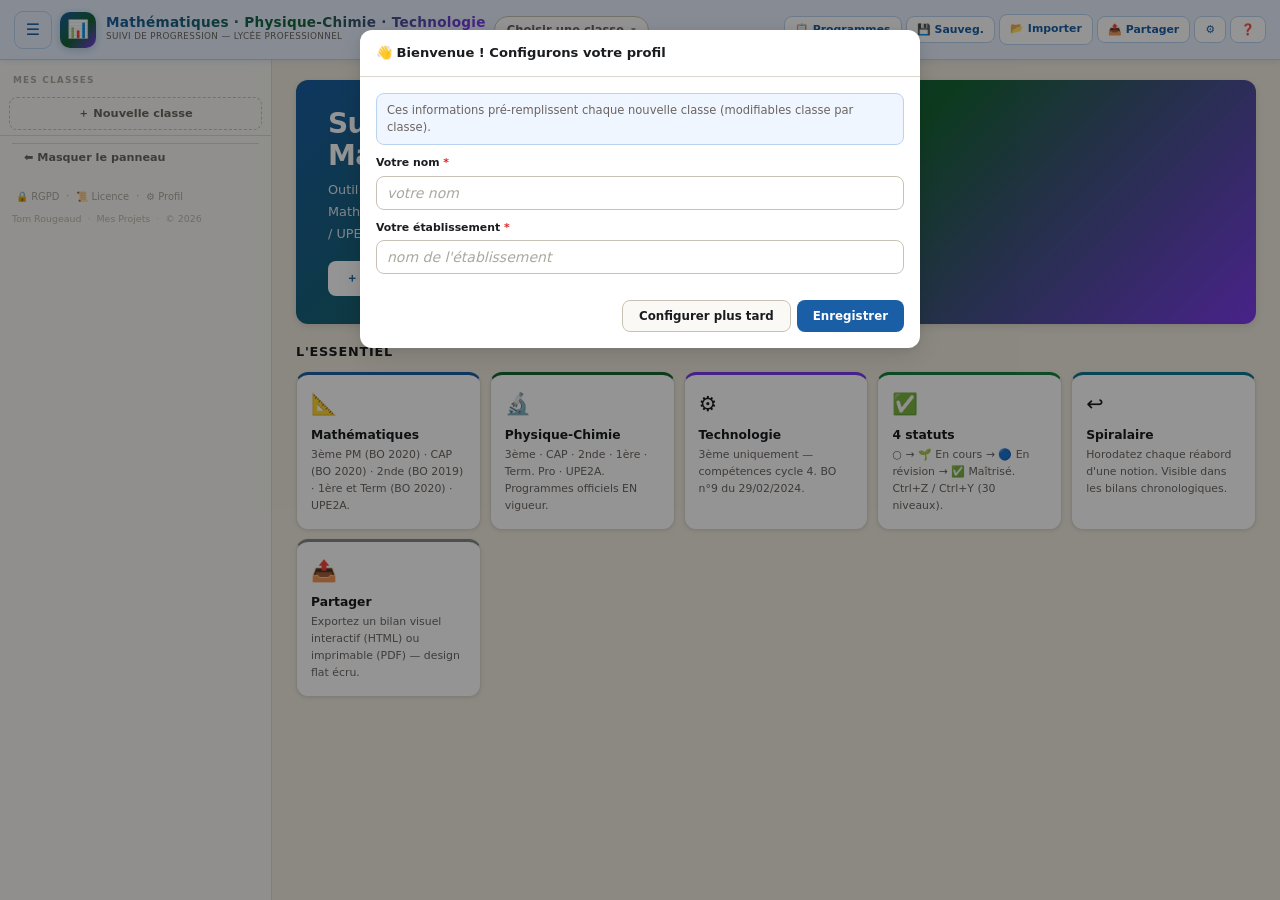
<file: suivi_progression_maths_sciences_techno.html>
<!DOCTYPE html>
<html lang="fr">
<head>
<meta charset="UTF-8">
<meta name="viewport" content="width=device-width,initial-scale=1.0">
<title>Suivi de Progression — Mathématiques · Sciences · Techno</title>
<link rel="icon" type="image/svg+xml" href="[data-uri]">
<style>:root{
  /* Palette générale */
  --bg-main:#f0ebe0;--bg-hdr:#e8f1ff;--bg-sb:#f7f6f2;
  --sf:#fff;--sf2:#faf9f6;--bd:#ddd8ce;--bd2:#c8c2b6;
  --text:#1a1c1f;--dim:#6b6560;--lt:#aaa89f;
  --sh1:0 1px 3px rgba(0,0,0,.06),0 1px 6px rgba(0,0,0,.04);
  --sh2:0 3px 10px rgba(0,0,0,.08),0 1px 4px rgba(0,0,0,.04);
  --sh3:0 8px 28px rgba(0,0,0,.12),0 2px 8px rgba(0,0,0,.06);
  --r:12px;--r2:8px;--r3:5px;--sw:272px;--hh:60px;

  /* Maths — bleu */
  --m:#1a5fa5;--m-bg:#eef4fc;--m-mid:#bad3f0;--m-dk:#13478a;--m-zone:#f0f6ff;--m-hd:#dbeafe;
  /* PC — vert */
  --pc:#166534;--pc-bg:#dcfce7;--pc-mid:#86efac;--pc-dk:#14532d;--pc-zone:#f0fdf4;--pc-hd:#bbf7d0;
  /* Techno — violet */
  --t:#7c3aed;--t-bg:#f5f3ff;--t-mid:#ddd6fe;--t-dk:#5b21b6;--t-zone:#faf5ff;--t-hd:#ede9fe;
  /* Statuts */
  --s-amber:#b45309;--s-amber-bg:#fef3c7;--s-blue:#5b21b6;--s-blue-bg:#ede9fe;
  --s-green:#15803d;--s-green-bg:#dcfce7;
  --red:#dc2626;--red-bg:#fee2e2;--amber:#d97706;--amber-bg:#fef3c7;
  --ora:#ea580c;--ora-bg:#fff7ed;--teal:#0e7490;--teal-bg:#ecfeff;
}
*,*::before,*::after{box-sizing:border-box;margin:0;padding:0}
html,body{height:100%;overflow-x:hidden}
body{font-family:-apple-system,BlinkMacSystemFont,'Segoe UI',system-ui,sans-serif;background:var(--bg-main);color:var(--text);font-size:14px;line-height:1.5}
button{cursor:pointer;font-family:inherit;transition:all .15s}
input,select,textarea{font-family:inherit;font-size:14px}
input::placeholder,textarea::placeholder{font-style:italic;color:var(--lt)}
a{color:var(--m)}
::-webkit-scrollbar{width:4px;height:4px}::-webkit-scrollbar-thumb{background:var(--bd2);border-radius:2px}

/* ── HEADER ── */
.hdr{position:fixed;top:0;left:0;right:0;height:var(--hh);background:var(--bg-hdr);border-bottom:1.5px solid var(--m-mid);display:flex;align-items:center;gap:8px;padding:0 14px;z-index:300;box-shadow:0 1px 6px rgba(26,95,165,.12)}
.ham{width:38px;height:38px;display:flex;align-items:center;justify-content:center;background:none;border:1.5px solid var(--m-mid);border-radius:9px;font-size:1rem;flex-shrink:0;color:var(--m)}
.ham:hover{background:var(--m-bg);border-color:var(--m)}
.logo{display:flex;align-items:center;gap:10px;flex-shrink:0;cursor:pointer}
.logo-ico{width:36px;height:36px;background:linear-gradient(135deg,var(--m) 0%,var(--pc) 55%,var(--t) 100%);border-radius:10px;display:flex;align-items:center;justify-content:center;font-size:1.1rem;flex-shrink:0;box-shadow:0 2px 8px rgba(26,95,165,.28)}
.logo-txt{display:flex;flex-direction:column}
.logo-name{font-size:.85rem;font-weight:900;letter-spacing:.02em;line-height:1.1;white-space:nowrap;background:linear-gradient(90deg,var(--m),var(--pc),var(--t));-webkit-background-clip:text;-webkit-text-fill-color:transparent;background-clip:text}
.logo-sub{font-size:.55rem;font-weight:500;color:var(--dim);letter-spacing:.04em;text-transform:uppercase}
.hdr-chips{flex:1;min-width:0;overflow-x:auto;display:flex;align-items:center;gap:5px;padding:0 8px;scrollbar-width:none}
.hdr-chips::-webkit-scrollbar{display:none}
.chip{flex-shrink:0;display:inline-flex;align-items:center;gap:5px;padding:5px 12px;border-radius:20px;border:1.5px solid var(--bd2);font-size:.68rem;font-weight:600;cursor:pointer;background:var(--sf);color:var(--dim);white-space:nowrap;max-width:200px}
.chip:hover{border-color:var(--m);color:var(--m)}.chip.act{font-weight:700}
.chip .dot{width:6px;height:6px;border-radius:50%;flex-shrink:0}
.chip-lbl{overflow:hidden;text-overflow:ellipsis;white-space:nowrap;max-width:130px}
.chip-add{flex-shrink:0;padding:5px 10px;border-radius:20px;border:1.5px dashed var(--bd2);background:none;color:var(--dim);font-size:.68rem;font-weight:600;cursor:pointer;white-space:nowrap}
.chip-add:hover{border-color:var(--m);color:var(--m)}
.hdr-acts{display:flex;align-items:center;gap:4px;flex-shrink:0}
.hbtn{padding:6px 10px;border-radius:var(--r2);border:1px solid var(--m-mid);background:var(--sf);color:var(--m);font-size:.68rem;font-weight:600;white-space:nowrap;display:flex;align-items:center;gap:4px}
.hbtn:hover{background:var(--m-bg);border-color:var(--m)}

/* ── UNDO BAR ── */
.undo-bar{display:none;position:fixed;bottom:16px;left:50%;transform:translateX(-50%);background:#222;color:#fff;font-size:.72rem;padding:7px 16px;border-radius:20px;z-index:600;gap:10px;align-items:center;box-shadow:var(--sh2)}
.undo-bar.on{display:flex}
.ub-btn{background:rgba(255,255,255,.12);border:1px solid rgba(255,255,255,.25);color:#fff;font-size:.66rem;padding:3px 10px;border-radius:12px;cursor:pointer}

/* ── SIDEBAR ── */
.sb-bg{display:none;position:fixed;inset:0;background:rgba(0,0,0,.36);z-index:199}
.sb-bg.on{display:block}
.sidebar{position:fixed;top:var(--hh);left:0;width:var(--sw);height:calc(100vh - var(--hh));background:var(--bg-sb);border-right:1px solid var(--bd);display:flex;flex-direction:column;z-index:200;transition:transform .25s ease,width .25s ease}
.sidebar.collapsed{transform:translateX(-100%)}
.sb-toggle-btn{position:fixed;top:calc(var(--hh) + 12px);left:12px;z-index:201;display:none;align-items:center;gap:6px;padding:7px 12px;background:var(--sf);border:1.5px solid var(--m-mid);border-radius:20px;font-size:.71rem;font-weight:700;color:var(--m);box-shadow:var(--sh2);cursor:pointer;white-space:nowrap}
.sb-toggle-btn:hover{background:var(--m-bg)}
.sidebar.collapsed~.sb-toggle-btn,.body-collapsed .sb-toggle-btn{display:flex}
.sb-scroll{flex:1;overflow-y:auto;padding-bottom:6px}
.sb-sec-lbl{font-size:.56rem;font-weight:700;letter-spacing:.13em;text-transform:uppercase;color:var(--lt);padding:14px 13px 5px}
.sb-mobile-acts{display:none;padding:8px;border-bottom:1px solid var(--bd);gap:5px;flex-wrap:wrap}
.sbact{display:flex;align-items:center;gap:4px;padding:7px 9px;border-radius:var(--r2);border:1px solid var(--bd2);background:var(--sf);color:var(--dim);font-size:.69rem;font-weight:600;cursor:pointer;flex:1;min-width:90px;justify-content:center}
.sbact:hover{border-color:var(--m);color:var(--m)}
/* Sidebar collapse button inside sidebar */
.sb-collapse-btn{display:flex;align-items:center;gap:5px;padding:7px 12px;background:none;border:none;border-top:1px solid var(--bd);font-size:.7rem;font-weight:600;color:var(--dim);cursor:pointer;width:100%;text-align:left}
.sb-collapse-btn:hover{background:var(--bg-main);color:var(--m)}

/* Class cards */
.scc{margin:4px 9px;padding:10px 12px;background:var(--sf);border:1.5px solid var(--bd);border-radius:var(--r2);cursor:pointer;transition:border-color .15s;box-shadow:var(--sh1)}
.scc:hover{border-color:var(--bd2)}
.scc-head{display:flex;align-items:center;gap:7px;margin-bottom:6px}
.scc-dot{width:8px;height:34px;border-radius:3px;flex-shrink:0}
.scc-info{flex:1;min-width:0}
.scc-name{font-size:.8rem;font-weight:700;overflow:hidden;text-overflow:ellipsis;white-space:nowrap}
.scc-meta{font-size:.6rem;color:var(--dim);margin-top:1px}
.scc-acts{display:flex;gap:3px;flex-shrink:0}
.scc-btn{background:rgba(0,0,0,.05);border:1px solid rgba(0,0,0,.1);padding:4px 7px;border-radius:5px;font-size:.62rem;color:var(--dim);cursor:pointer;font-weight:600}
.scc-btn:hover{background:var(--m-bg);border-color:var(--m);color:var(--m)}
.scc-btn.del:hover{background:var(--red-bg);border-color:var(--red);color:var(--red)}
.scc-bars{display:flex;flex-direction:column;gap:4px}
.scc-bar-row{display:flex;align-items:center;gap:6px;font-size:.6rem}
.scc-bar-lbl{width:95px;overflow:hidden;text-overflow:ellipsis;white-space:nowrap;flex-shrink:0}
.scc-bw{flex:1;height:4px;background:var(--bd);border-radius:2px;overflow:hidden}
.scc-b{height:100%;border-radius:2px;transition:width .4s}
.scc-pct{width:28px;text-align:right;font-weight:700;flex-shrink:0}
.sb-add-cls{display:flex;align-items:center;justify-content:center;gap:5px;margin:5px 9px;padding:8px;border:1.5px dashed var(--bd2);border-radius:var(--r2);background:none;color:var(--dim);font-size:.71rem;font-weight:600;cursor:pointer;width:calc(100% - 18px)}
.sb-add-cls:hover{border-color:var(--m);color:var(--m)}

/* Subject sections */
.sb-subj-hdr{display:flex;align-items:center;gap:7px;padding:9px 11px;cursor:pointer;border-left:3px solid transparent;transition:background .12s;user-select:none}
.sb-subj-hdr:hover{background:rgba(0,0,0,.03)}
.sb-subj-hdr.m-subj{--sc:var(--m);--sz:var(--m-zone);--shd:var(--m-hd)}
.sb-subj-hdr.pc-subj{--sc:var(--pc);--sz:var(--pc-zone);--shd:var(--pc-hd)}
.sb-subj-hdr.t-subj{--sc:var(--t);--sz:var(--t-zone);--shd:var(--t-hd)}
.sb-subj-hdr.open{background:var(--shd);border-left-color:var(--sc)}
.sb-subj-ico{font-size:.95rem;flex-shrink:0;width:20px;text-align:center}
.sb-subj-nm{flex:1;font-size:.74rem;font-weight:700;overflow:hidden;text-overflow:ellipsis;white-space:nowrap}
.sb-subj-hdr.open .sb-subj-nm{color:var(--sc)}
.sb-subj-lvl{font-size:.57rem;font-weight:600;padding:1px 7px;border-radius:8px;flex-shrink:0;background:rgba(0,0,0,.07);color:var(--dim)}
.sb-subj-hdr.open .sb-subj-lvl{background:var(--sc);color:#fff}
.sb-subj-pct{font-size:.62rem;font-weight:700;flex-shrink:0}
.sb-subj-hdr.open .sb-subj-pct{color:var(--sc)}
.sb-subj-chev{font-size:.58rem;color:var(--lt);transition:transform .2s;flex-shrink:0}
.sb-subj-hdr.open .sb-subj-chev{transform:rotate(90deg);color:var(--sc)}
.sb-subj-body{display:none;background:var(--sz)}
.sb-subj-hdr.open+.sb-subj-body{display:block}
.nav-row{display:flex;align-items:center;gap:7px;padding:6px 11px 6px 26px;cursor:pointer;border-left:3px solid transparent;transition:background .1s}
.nav-row:hover{background:rgba(0,0,0,.04)}.nav-row.act{border-left-color:var(--sc,var(--m));background:rgba(0,0,0,.06)}
.nav-row.act .nav-nm,.nav-row.act .nav-pc{color:var(--sc,var(--m));font-weight:600}
.nav-ico{font-size:.7rem;flex-shrink:0;width:16px;text-align:center}.nav-nm{flex:1;font-size:.72rem;font-weight:500;color:var(--text)}.nav-pc{font-size:.62rem;font-weight:700;color:var(--dim)}
.nav-del{display:none;font-size:.64rem;padding:2px 5px;border-radius:4px;cursor:pointer;font-weight:700;background:rgba(220,38,38,.08);border:1px solid rgba(220,38,38,.2);color:var(--red)}
.nav-row:hover .nav-del{display:flex;align-items:center}
.nav-prj{display:flex;align-items:center;gap:7px;padding:6px 11px 7px 26px;cursor:pointer;border-left:3px solid transparent;font-size:.72rem;font-weight:500;color:var(--text)}
.nav-prj:hover{background:rgba(0,0,0,.04)}.nav-prj.act{border-left-color:var(--ora);color:var(--ora);font-weight:600;background:rgba(234,88,12,.06)}
.sb-add-dom{display:flex;align-items:center;gap:5px;margin:3px 9px 7px;padding:6px 8px;border:1.5px dashed var(--bd2);border-radius:var(--r2);background:none;color:var(--dim);font-size:.65rem;cursor:pointer;width:calc(100% - 18px)}
.sb-add-dom:hover{border-color:var(--m);color:var(--m)}

/* Sidebar footer — FIXED */
.sb-ft{flex-shrink:0;border-top:1px solid var(--bd);background:var(--bg-sb)}
.sb-ft-links{display:flex;gap:3px;flex-wrap:wrap;padding:8px 12px 6px}
.sb-ftl{font-size:.62rem;color:var(--lt);background:none;border:none;text-align:left;padding:3px 4px;cursor:pointer}
.sb-ftl:hover{color:var(--dim)}
.sb-ft-sep{color:var(--lt);font-size:.6rem;line-height:2}
.sb-cred{font-size:.59rem;color:#c0b8a8;padding:0 12px 8px;display:flex;gap:6px;flex-wrap:wrap;align-items:center}
.sb-cred a{color:#c0b8a8;text-decoration:none}.sb-cred a:hover{color:var(--dim)}
.sb-cred-sep{color:#d8d0c0}

/* ── MAIN ── */
.main{margin-left:var(--sw);margin-top:var(--hh);min-height:calc(100vh - var(--hh));transition:margin-left .25s}
.body-collapsed .main{margin-left:0}

/* Show-sidebar button (when collapsed) */
.show-sb-btn{position:fixed;left:0;top:calc(var(--hh) + 50%);transform:translateY(-50%);z-index:201;display:none;writing-mode:vertical-rl;text-orientation:mixed;padding:12px 6px;background:var(--m);color:#fff;border:none;border-radius:0 8px 8px 0;font-size:.67rem;font-weight:700;cursor:pointer;box-shadow:2px 0 8px rgba(0,0,0,.15);letter-spacing:.08em}
.body-collapsed .show-sb-btn{display:flex}

/* TOP BAR */
.topbar{display:flex;align-items:center;gap:8px;padding:10px 22px;background:var(--sf);border-bottom:1px solid var(--bd);position:sticky;top:var(--hh);z-index:100;flex-wrap:wrap;box-shadow:var(--sh1)}
.topbar.m-bar{background:var(--m-zone);border-bottom-color:var(--m-mid)}
.topbar.pc-bar{background:var(--pc-zone);border-bottom-color:var(--pc-mid)}
.topbar.t-bar{background:var(--t-zone);border-bottom-color:var(--t-mid)}
.back-btn{display:flex;align-items:center;gap:5px;padding:5px 12px;border-radius:20px;border:1.5px solid currentColor;background:none;font-size:.71rem;font-weight:700;cursor:pointer;white-space:nowrap}
.back-btn.m-btn{color:var(--m)}.back-btn.m-btn:hover{background:var(--m-bg)}
.back-btn.pc-btn{color:var(--pc)}.back-btn.pc-btn:hover{background:var(--pc-bg)}
.back-btn.t-btn{color:var(--t)}.back-btn.t-btn:hover{background:var(--t-bg)}
.subj-sw-btn{display:flex;align-items:center;gap:5px;padding:5px 12px;border-radius:20px;border:1.5px solid var(--bd2);background:var(--sf);font-size:.71rem;font-weight:600;color:var(--dim);cursor:pointer;white-space:nowrap}
.subj-sw-btn:hover{border-color:var(--bd);background:var(--sf2)}
.topbar-title{flex:1;font-size:.8rem;font-weight:700;overflow:hidden;text-overflow:ellipsis;white-space:nowrap}
.topbar-title.m-title{color:var(--m)}.topbar-title.pc-title{color:var(--pc)}.topbar-title.t-title{color:var(--t)}

/* CONTENT */
.content{padding:20px 24px}

/* WELCOME */
.welcome-hero{background:linear-gradient(135deg,var(--m) 0%,var(--pc) 55%,var(--t) 100%);border-radius:var(--r);padding:28px 32px;color:#fff;margin-bottom:18px;box-shadow:var(--sh2)}
.welcome-hero h1{font-size:1.75rem;font-weight:900;margin-bottom:7px;line-height:1.15;letter-spacing:-.02em}
.welcome-hero p{font-size:.8rem;opacity:.88;line-height:1.72;max-width:520px;margin-bottom:16px}
.hero-btns{display:flex;gap:8px;flex-wrap:wrap}
.hbtn-hero{padding:9px 18px;border-radius:var(--r2);font-size:.76rem;font-weight:700;cursor:pointer;border:none}
.hbtn-hero.pri{background:#fff;color:var(--m)}.hbtn-hero.pri:hover{background:#eef4fc}
.hbtn-hero.sec{background:rgba(255,255,255,.14);color:#fff;border:1.5px solid rgba(255,255,255,.35)}.hbtn-hero.sec:hover{background:rgba(255,255,255,.24)}

/* CLASS HOME */
.cls-hero{padding:22px 24px;color:#fff}
.subj-grid{display:grid;grid-template-columns:repeat(3,1fr);gap:12px;margin-bottom:18px}
.subj-card{background:var(--sf);border:1.5px solid var(--bd);border-radius:var(--r);padding:18px;cursor:pointer;box-shadow:var(--sh1);transition:box-shadow .18s,transform .14s;position:relative;overflow:hidden}
.subj-card::after{content:'';position:absolute;top:0;left:0;right:0;height:4px;border-radius:var(--r) var(--r) 0 0}
.subj-card.m-card::after{background:var(--m)}.subj-card.pc-card::after{background:var(--pc)}.subj-card.t-card::after{background:var(--t)}
.subj-card:hover{box-shadow:var(--sh2);transform:translateY(-2px)}
.subj-card.disabled{opacity:.4;cursor:default;pointer-events:none}
.sc-ico{font-size:1.7rem;margin-bottom:8px}.sc-name{font-size:.87rem;font-weight:800;margin-bottom:2px}
.sc-name.m-name{color:var(--m)}.sc-name.pc-name{color:var(--pc)}.sc-name.t-name{color:var(--t)}
.sc-lvl{font-size:.63rem;color:var(--dim);margin-bottom:10px}
.sc-bw{height:6px;background:var(--bd);border-radius:3px;overflow:hidden;margin-bottom:4px}
.sc-b{height:100%;border-radius:3px;transition:width .4s}.sc-pct{font-size:.7rem;font-weight:700;margin-bottom:6px}
.sc-stats{display:flex;gap:10px;flex-wrap:wrap}.sc-st{font-size:.61rem;color:var(--dim)}

/* Guide cards */
.guide-grid{display:grid;grid-template-columns:repeat(auto-fill,minmax(155px,1fr));gap:9px;margin-bottom:18px}
.guide-card{background:var(--sf);border:1px solid var(--bd);border-radius:var(--r);padding:14px;box-shadow:var(--sh1)}
.guide-ico{font-size:1.3rem;margin-bottom:6px}.guide-ttl{font-size:.77rem;font-weight:700;margin-bottom:3px}
.guide-txt{font-size:.68rem;color:var(--dim);line-height:1.55}

/* Stats row */
.stats-row{display:grid;grid-template-columns:repeat(4,1fr);gap:8px;margin-bottom:16px}
.stat-c{background:var(--sf);border:1px solid var(--bd);border-radius:var(--r);padding:11px 13px;box-shadow:var(--sh1)}
.stat-n{font-size:1.3rem;font-weight:800;line-height:1}.stat-l{font-size:.6rem;color:var(--dim);margin-top:2px}

/* Subject home */
.subj-hdr{margin-bottom:16px}
.subj-hdr-top{display:flex;align-items:center;gap:12px;margin-bottom:10px}
.subj-hdr-ico{font-size:2.1rem}
.subj-hdr-nm{font-size:1.25rem;font-weight:900;letter-spacing:-.02em}
.subj-hdr-nm.m-title{color:var(--m)}.subj-hdr-nm.pc-title{color:var(--pc)}.subj-hdr-nm.t-title{color:var(--t)}
.subj-hdr-sub{font-size:.71rem;color:var(--dim)}
.subj-prog{display:flex;align-items:center;gap:10px;padding:10px 14px;background:var(--sf);border:1px solid var(--bd);border-radius:var(--r);margin-bottom:14px;box-shadow:var(--sh1)}
.sp-bw{flex:1;height:8px;background:var(--bd);border-radius:4px;overflow:hidden}
.sp-b{height:100%;border-radius:4px;transition:width .4s}
.sp-pct{font-size:.84rem;font-weight:800;min-width:38px;text-align:right}
.sp-inf{font-size:.65rem;color:var(--dim)}

/* Domain grid */
.dom-grid{display:grid;grid-template-columns:repeat(3,1fr);gap:10px;margin-bottom:16px}
.dcard{background:var(--sf);border:1px solid var(--bd);border-radius:var(--r);padding:15px;cursor:pointer;box-shadow:var(--sh1);transition:box-shadow .17s,transform .13s;border-left:4px solid transparent}
.dcard.m-dcard{border-left-color:var(--m)}.dcard.pc-dcard{border-left-color:var(--pc)}.dcard.t-dcard{border-left-color:var(--t)}
.dcard:hover{box-shadow:var(--sh2);transform:translateY(-1px)}
.dc-ico{font-size:1.25rem;margin-bottom:5px}.dc-nm{font-size:.8rem;font-weight:700;margin-bottom:3px;line-height:1.3}
.dc-sb{font-size:.62rem;color:var(--dim);margin-bottom:8px}
.bw{height:5px;background:var(--bd);border-radius:3px;overflow:hidden}.b{height:100%;border-radius:3px;transition:width .4s}
.dc-pct{font-size:.66rem;font-weight:700;margin-top:3px}
.dc-pct.m-pct{color:var(--m)}.dc-pct.pc-pct{color:var(--pc)}.dc-pct.t-pct{color:var(--t)}

/* Domain view */
.dom-header{padding:16px 0 12px;border-bottom:1px solid var(--bd);margin-bottom:14px}
.dom-tag{display:inline-flex;align-items:center;gap:5px;font-size:.58rem;font-weight:700;letter-spacing:.07em;text-transform:uppercase;padding:3px 10px;border-radius:20px;margin-bottom:7px}
.dom-ttl{font-size:1.15rem;font-weight:900;margin-bottom:4px;letter-spacing:-.02em}
.dom-desc{font-size:.74rem;color:var(--dim);max-width:580px;line-height:1.65;margin-bottom:10px}
.dom-prog{display:flex;align-items:center;gap:9px}
.dp-bw{max-width:220px;flex:1;height:7px;background:var(--bd);border-radius:4px;overflow:hidden}
.dp-b{height:100%;border-radius:4px;transition:width .4s}
.dp-pct{font-size:.84rem;font-weight:800}.dp-inf{font-size:.63rem;color:var(--dim)}

/* Legend */
.legend{display:flex;gap:12px;flex-wrap:wrap;padding:8px 12px;background:var(--sf);border:1px solid var(--bd);border-radius:var(--r2);margin-bottom:10px;box-shadow:var(--sh1)}
.li{display:flex;align-items:center;gap:4px;font-size:.62rem;color:var(--dim)}
.ldot{width:7px;height:7px;border-radius:2px;flex-shrink:0}

/* Modules */
.mc{background:var(--sf);border:1px solid var(--bd);border-radius:var(--r);margin-bottom:8px;box-shadow:var(--sh1);overflow:hidden}
.mc:hover{box-shadow:var(--sh2)}
.mc-hd{display:flex;align-items:center;gap:9px;padding:11px 13px;cursor:pointer;user-select:none}
.mc-ico{width:32px;height:32px;border-radius:8px;display:flex;align-items:center;justify-content:center;font-size:.8rem;flex-shrink:0}
.mc-inf{flex:1;min-width:0}
.mc-nm{font-weight:700;font-size:.82rem;margin-bottom:1px;line-height:1.3}
.mc-note{font-size:.59rem;color:var(--dim);margin-bottom:3px}
.mc-bw{width:100px;height:4px;background:var(--bd);border-radius:2px;overflow:hidden}
.mc-b{height:100%;border-radius:2px;transition:width .4s}
.mc-rt{display:flex;align-items:center;gap:3px;flex-shrink:0}
.mc-pct{font-size:.72rem;font-weight:700;min-width:28px;text-align:right}
.mc-all{display:flex;align-items:center;gap:2px;font-size:.6rem;font-weight:700;color:var(--s-green);padding:4px 8px;border-radius:5px;background:rgba(21,128,61,.1);border:1px solid rgba(21,128,61,.25);cursor:pointer;white-space:nowrap}
.mc-all:hover{background:var(--s-green-bg)}
.ev-btn{display:flex;align-items:center;gap:3px;font-size:.6rem;font-weight:600;color:var(--dim);padding:4px 7px;border-radius:5px;background:rgba(0,0,0,.05);border:1px solid rgba(0,0,0,.1);cursor:pointer}
.ev-btn:hover,.ev-btn.on{background:var(--s-green-bg);border-color:var(--s-green);color:var(--s-green)}
.mc-act{background:rgba(0,0,0,.05);border:1px solid rgba(0,0,0,.1);color:var(--dim);font-size:.7rem;padding:4px 7px;border-radius:5px;cursor:pointer;font-weight:600;line-height:1}
.mc-act:hover{background:var(--m-bg);border-color:var(--m);color:var(--m)}
.mc-act.del:hover{background:var(--red-bg);border-color:var(--red);color:var(--red)}
.mc-chev{color:var(--lt);font-size:.62rem;transition:transform .2s;flex-shrink:0}
.mc.open .mc-chev{transform:rotate(90deg)}
.mc-body{display:none;border-top:1px solid var(--bd);padding:8px 12px 12px}
.mc.open .mc-body{display:block}
.mc-body.m-zone{background:var(--m-zone)}.mc-body.pc-zone{background:var(--pc-zone)}.mc-body.t-zone{background:var(--t-zone)}

/* Sections */
.sec-hd{display:flex;align-items:center;gap:4px;padding:8px 0 4px}
.sec-ttl{font-size:.57rem;font-weight:700;letter-spacing:.1em;text-transform:uppercase;color:var(--dim);flex:1}
.sec-btn{font-size:.65rem;padding:3px 6px;border-radius:4px;cursor:pointer;font-weight:700;border:1px solid}
.sec-btn.add{color:var(--m);background:rgba(26,95,165,.09);border-color:rgba(26,95,165,.22)}
.sec-btn.del{color:var(--red);background:rgba(220,38,38,.09);border-color:rgba(220,38,38,.22)}
.sec-btn.edt{color:var(--amber);background:rgba(217,119,6,.09);border-color:rgba(217,119,6,.22)}

/* Notions */
.nr{display:flex;align-items:flex-start;gap:7px;padding:3px 4px;border-radius:4px;transition:background .1s}
.nr:hover{background:rgba(0,0,0,.04)}
.nr.diagram-row{background:rgba(124,58,237,.04);border-left:2.5px solid rgba(124,58,237,.3);padding-left:7px}
.nr.diagram-row:hover{background:rgba(124,58,237,.08)}
.sts{width:20px;height:20px;border-radius:5px;border:1.5px solid var(--bd2);background:var(--sf);flex-shrink:0;margin-top:2px;display:flex;align-items:center;justify-content:center;font-size:.52rem;cursor:pointer}
.sts:hover{transform:scale(1.1)}.sts.s1{border-color:var(--s-amber);background:var(--s-amber-bg);color:var(--s-amber)}.sts.s2{border-color:var(--s-blue);background:var(--s-blue-bg);color:var(--s-blue)}.sts.s3{border-color:var(--s-green);background:var(--s-green-bg);color:var(--s-green)}
.mtxt{font-size:.75rem;line-height:1.5;flex:1}.mtxt.done{color:var(--lt);text-decoration:line-through}
.nedit-inp{flex:1;font-size:.74rem;padding:2px 6px;border:1.5px solid var(--m);border-radius:4px;background:#fff;outline:none;display:none}
.nr.editing .mtxt{display:none}.nr.editing .nedit-inp{display:block}
.nmeta{display:flex;flex-direction:column;align-items:flex-end;gap:2px;flex-shrink:0}
.nbg{font-size:.52rem;padding:1px 5px;border-radius:6px;font-weight:600;white-space:nowrap}
.nb0{display:none}.nb1{background:var(--s-amber-bg);color:var(--s-amber)}.nb2{background:var(--s-blue-bg);color:var(--s-blue)}.nb3{background:var(--s-green-bg);color:var(--s-green)}
.ndate{font-size:.52rem;color:var(--lt)}
.nspiral-wrap{display:flex;flex-direction:column;gap:1px}
.nspiral{font-size:.52rem;color:var(--teal);background:var(--teal-bg);padding:1px 5px;border-radius:5px;font-weight:600}
.nr-acts{display:flex;gap:2px;opacity:0;transition:opacity .12s}
.nr:hover .nr-acts{opacity:1}
.nr-act{font-size:.62rem;padding:3px 6px;color:var(--dim);border-radius:4px;cursor:pointer;font-weight:700;border:1px solid rgba(0,0,0,.1);background:rgba(0,0,0,.05);line-height:1}
.nr-act:hover{background:var(--m-bg);border-color:var(--m);color:var(--m)}
.nr-act.del:hover{background:var(--red-bg);border-color:var(--red);color:var(--red)}
.nr-act.spiral.on{background:var(--teal-bg);border-color:var(--teal);color:var(--teal);opacity:1!important}
.add-nr-row{display:flex;align-items:center;gap:5px;padding:5px}
.add-inp{flex:1;padding:5px 8px;border:1px solid var(--bd2);border-radius:var(--r3);font-size:.73rem;background:var(--sf2);outline:none}
.add-inp:focus{border-color:var(--m)}
.add-ok{padding:5px 9px;background:var(--m);color:#fff;border:none;border-radius:var(--r3);font-size:.68rem;font-weight:600;cursor:pointer}
.add-cancel{padding:5px 8px;background:none;border:1px solid var(--bd2);border-radius:var(--r3);font-size:.68rem;color:var(--dim);cursor:pointer}
.add-mod-btn,.add-sec-btn{display:flex;align-items:center;gap:5px;width:100%;padding:7px 10px;border:1.5px dashed var(--bd2);border-radius:var(--r);background:none;color:var(--dim);font-size:.69rem;font-weight:500;cursor:pointer;margin-top:6px}
.add-mod-btn:hover,.add-sec-btn:hover{border-color:var(--m);color:var(--m)}
.add-sec-btn{border-radius:var(--r2);padding:5px 8px;margin-top:3px}

/* Projects */
.prj-grid{display:grid;grid-template-columns:repeat(auto-fill,minmax(225px,1fr));gap:10px;margin-bottom:14px}
.prj-card{background:var(--sf);border:1px solid var(--bd);border-radius:var(--r);padding:14px;box-shadow:var(--sh1);border-left:4px solid var(--t);transition:box-shadow .17s}
.prj-card:hover{box-shadow:var(--sh2)}
.prj-top{display:flex;align-items:flex-start;gap:8px;margin-bottom:7px}
.prj-ico{font-size:1.2rem;flex-shrink:0;margin-top:1px}.prj-nm{font-size:.8rem;font-weight:700;flex:1;line-height:1.3;color:var(--t)}
.prj-theme{font-size:.6rem;font-weight:600;padding:1px 7px;border-radius:10px;background:var(--t-bg);color:var(--t);border:1px solid var(--t-mid)}
.prj-desc{font-size:.7rem;color:var(--dim);line-height:1.5;margin-bottom:7px}
.prj-bw{height:5px;background:var(--bd);border-radius:3px;overflow:hidden;margin-bottom:4px}
.prj-b{height:100%;border-radius:3px;transition:width .4s}
.prj-foot{display:flex;align-items:center;justify-content:space-between}
.prj-status{font-size:.62rem;font-weight:700;padding:2px 8px;border-radius:10px}
.ps0{background:var(--s-amber-bg);color:var(--s-amber)}.ps1{background:var(--t-bg);color:var(--t)}.ps2{background:var(--teal-bg);color:var(--teal)}.ps3{background:var(--s-green-bg);color:var(--s-green)}
.prj-acts{display:flex;gap:3px}
.prj-btn{background:rgba(0,0,0,.05);border:1px solid rgba(0,0,0,.1);color:var(--dim);font-size:.64rem;padding:3px 7px;border-radius:4px;cursor:pointer}
.prj-btn:hover{background:var(--t-bg);border-color:var(--t);color:var(--t)}
.prj-btn.del:hover{background:var(--red-bg);border-color:var(--red);color:var(--red)}

/* Modals */
.overlay{position:fixed;inset:0;background:rgba(0,0,0,.42);z-index:500;display:none;align-items:flex-start;justify-content:center;padding:14px;overflow-y:auto}
.overlay.on{display:flex}
.modal{background:var(--sf);border-radius:var(--r);width:100%;max-width:560px;box-shadow:var(--sh3);margin-top:16px}
.modal.lg{max-width:820px}
.mhd{padding:13px 16px;border-bottom:1px solid var(--bd);display:flex;align-items:center;gap:8px}
.mhd-t{font-size:.82rem;font-weight:700;flex:1}
.mx{background:rgba(0,0,0,.05);border:1px solid rgba(0,0,0,.1);font-size:.78rem;color:var(--dim);padding:4px 9px;border-radius:5px;cursor:pointer;font-weight:700}
.mx:hover{background:var(--red-bg);color:var(--red);border-color:var(--red)}
.mbody{padding:16px;overflow-y:auto;max-height:74vh}
.mft{padding:0 16px 16px;display:flex;gap:6px;justify-content:flex-end;flex-wrap:wrap}
.mb{padding:8px 16px;border-radius:var(--r2);border:none;font-size:.74rem;font-weight:600;cursor:pointer}
.mb-p{background:var(--m);color:#fff}.mb-p:hover{background:var(--m-dk)}
.mb-g{background:var(--pc);color:#fff}.mb-g:hover{background:var(--pc-dk)}
.mb-v{background:var(--t);color:#fff}.mb-v:hover{background:var(--t-dk)}
.mb-s{background:var(--sf2);border:1.5px solid var(--bd2);color:var(--text)}.mb-s:hover{border-color:var(--m);color:var(--m)}
.fg{display:flex;flex-direction:column;gap:4px;margin-bottom:10px}
.fg label{font-size:.68rem;font-weight:600}
.fg input,.fg select,.fg textarea{padding:8px 10px;border:1.5px solid var(--bd2);border-radius:var(--r2);background:var(--sf);color:var(--text)}
.fg input:focus,.fg select:focus,.fg textarea:focus{outline:none;border-color:var(--m)}
.fg textarea{min-height:60px;resize:vertical}
.fg2{display:grid;grid-template-columns:1fr 1fr;gap:10px}
.cpick{display:flex;flex-wrap:wrap;gap:7px;margin-top:4px}
.cpsw{width:25px;height:25px;border-radius:50%;cursor:pointer;border:3px solid transparent}
.cpsw:hover{transform:scale(1.12)}
/* Subject picker */
.subj-row{border:1.5px solid var(--bd);border-radius:var(--r2);padding:10px 12px;margin-bottom:8px;transition:all .15s}
.subj-row.m-row.active{border-color:var(--m);background:var(--m-bg)}.subj-row.pc-row.active{border-color:var(--pc);background:var(--pc-bg)}.subj-row.t-row.active{border-color:var(--t);background:var(--t-bg)}
.subj-row-top{display:flex;align-items:center;gap:9px}
.subj-ico{font-size:1.1rem;flex-shrink:0}.subj-nm-modal{flex:1;font-size:.79rem;font-weight:700}
.subj-ck{width:20px;height:20px;border-radius:5px;border:1.5px solid var(--bd2);background:var(--sf);display:flex;align-items:center;justify-content:center;font-size:.7rem;cursor:pointer;flex-shrink:0}
.m-row .subj-ck.on{background:var(--m);border-color:var(--m);color:#fff}.pc-row .subj-ck.on{background:var(--pc);border-color:var(--pc);color:#fff}.t-row .subj-ck.on{background:var(--t);border-color:var(--t);color:#fff}
.subj-lvl-pick{display:none;margin-top:8px;padding-top:8px;border-top:1px solid rgba(0,0,0,.08);flex-wrap:wrap;gap:5px}
.subj-row.active .subj-lvl-pick{display:flex}
.lvl-sw{padding:5px 10px;border-radius:20px;border:1.5px solid var(--bd2);background:var(--sf);color:var(--dim);font-size:.69rem;font-weight:600;cursor:pointer}
.m-row .lvl-sw.on{background:var(--m);border-color:var(--m);color:#fff}.pc-row .lvl-sw.on{background:var(--pc);border-color:var(--pc);color:#fff}.t-row .lvl-sw.on{background:var(--t);border-color:var(--t);color:#fff}
/* Profile info in modal */
.profile-hint{display:flex;align-items:center;gap:7px;padding:6px 10px;background:var(--m-zone);border:1px solid var(--m-mid);border-radius:var(--r2);margin-bottom:10px;font-size:.68rem;color:var(--m-dk)}
/* Report */
.rpt-out{border:1px solid var(--bd);border-radius:var(--r2);padding:14px;background:#fff;max-height:420px;overflow-y:auto;margin-top:10px;font-size:.71rem}
/* Help */
.help-sec{margin-bottom:14px}
.help-sec-ttl{font-size:.74rem;font-weight:700;color:var(--m);margin-bottom:5px;padding-bottom:4px;border-bottom:1px solid var(--bd)}
.help-item{display:flex;gap:8px;margin-bottom:6px;font-size:.72rem;line-height:1.6}
.help-item-ico{font-size:.88rem;flex-shrink:0;width:22px;text-align:center}
.prose{font-size:.75rem;line-height:1.75}
.prose h3{font-weight:700;margin:10px 0 4px;font-size:.78rem;color:var(--m)}
.prose p,.prose ul{margin-bottom:6px}.prose ul{margin-left:14px}
/* Settings modal */
.setting-row{display:flex;align-items:center;gap:10px;padding:10px 0;border-bottom:1px solid var(--bd)}
.setting-label{font-size:.74rem;font-weight:600;width:120px;flex-shrink:0}
.setting-val{flex:1;font-size:.74rem;color:var(--text)}

/* Responsive */
@media(max-width:768px){
  .hdr-acts{display:none}.logo-sub{display:none}
  .sidebar{transform:translateX(-100%);z-index:250;box-shadow:var(--sh3)}.sidebar.open{transform:translateX(0)!important}
  .sb-mobile-acts{display:flex}.main{margin-left:0}
  .body-collapsed .show-sb-btn{display:none}
  .stats-row{grid-template-columns:1fr 1fr}.dom-grid{grid-template-columns:1fr 1fr}.subj-grid{grid-template-columns:1fr}
  .fg2{grid-template-columns:1fr}.welcome-hero h1{font-size:1.35rem}.content{padding:12px}
}
@media(max-width:420px){.dom-grid{grid-template-columns:1fr}}
@media(min-width:769px) and (max-width:1100px){:root{--sw:250px}.content{padding:16px 18px}.dom-grid{grid-template-columns:repeat(2,1fr)}}

/* ═══ MODAL PROGRAMMES — design cohérent avec l'appli ═══ */
.prog-tabs{display:flex;gap:6px;margin-bottom:12px;flex-wrap:wrap}
.prog-tab{padding:7px 14px;border-radius:20px;border:1.5px solid var(--bd2);background:var(--sf2);color:var(--dim);font-size:.72rem;font-weight:600;cursor:pointer;transition:all .14s}
.prog-lvls{display:flex;gap:5px;flex-wrap:wrap;margin-bottom:12px}
.prog-lvl{padding:5px 12px;border-radius:20px;border:1.5px solid var(--bd2);background:var(--sf2);color:var(--dim);font-size:.7rem;font-weight:600;cursor:pointer;transition:all .14s}
.prog-body{max-height:58vh;overflow-y:auto;padding-right:2px}
.prog-bo-info{font-size:.62rem;color:var(--lt);font-style:italic;padding:6px 10px;background:var(--sf2);border:1px solid var(--bd);border-radius:var(--r2);margin-bottom:10px}
/* Domain card dans modal */
.pdcard{background:var(--sf);border:1px solid var(--bd);border-radius:var(--r);margin-bottom:9px;box-shadow:var(--sh1);overflow:hidden}
.pdcard-hdr{display:flex;align-items:center;gap:8px;padding:10px 13px;cursor:pointer;user-select:none}
.pdcard-hdr:hover{background:var(--sf2)}
.pdcard-ico{font-size:.95rem;flex-shrink:0}
.pdcard-nm{flex:1;font-size:.8rem;font-weight:700}
.pdcard-chev{font-size:.6rem;color:var(--lt);transition:transform .2s;flex-shrink:0}
.pdcard.open .pdcard-chev{transform:rotate(90deg)}
.pdcard-body{display:none;border-top:1px solid var(--bd);padding:8px 13px 12px}
.pdcard.open .pdcard-body{display:block}
/* Module dans modal */
.pmmod{margin-bottom:8px}
.pmmod-nm{font-size:.75rem;font-weight:700;color:var(--text);margin-bottom:4px;padding:4px 0;border-bottom:1px solid var(--bd)}
.pm-note{font-size:.57rem;color:var(--lt);font-weight:400;margin-left:5px}
/* Section dans modal */
.pmsec-ttl{font-size:.56rem;font-weight:700;letter-spacing:.09em;text-transform:uppercase;color:var(--dim);margin:6px 0 3px}
/* Notion dans modal */
.pmnotion{font-size:.72rem;color:var(--text);padding:3px 0 3px 8px;border-left:2px solid var(--bd);margin-bottom:2px;line-height:1.45;cursor:pointer;transition:background .1s;border-radius:0 3px 3px 0}
.pmnotion:hover{background:var(--sf2);border-left-color:var(--bd2)}
.pmnotion.diag-n{border-left-color:var(--t);background:rgba(124,58,237,.03)}
/* Export items */
.nr.diag-r{background:rgba(124,58,237,.04);border-left:2px solid rgba(124,58,237,.3);padding-left:6px}

/* ═══ FIX : topbar-nav (chips alignées sur une ligne) ═══ */
.topbar{flex-wrap:nowrap;overflow-x:auto}
.topbar-nav{display:flex;align-items:center;gap:8px;flex-wrap:wrap;width:100%}

/* ═══ DROPDOWN CLASSES (header) ═══ */
.cls-dd-wrap{position:relative;flex-shrink:0}
.cls-dd-btn{display:flex;align-items:center;gap:7px;padding:6px 12px;border-radius:20px;border:1.5px solid var(--bd2);background:var(--sf);color:var(--dim);font-size:.72rem;font-weight:700;cursor:pointer;white-space:nowrap;transition:all .15s;max-width:260px}
.cls-dd-btn:hover{border-color:var(--m)}
.hdd-dot{width:8px;height:8px;border-radius:50%;flex-shrink:0}
.hdd-nm{flex:1;overflow:hidden;text-overflow:ellipsis;white-space:nowrap;max-width:160px}
.hdd-si{font-size:.72rem;flex-shrink:0}
.hdd-chev{font-size:.6rem;opacity:.7;flex-shrink:0}
.cls-dd-menu{display:none;position:absolute;top:calc(100% + 7px);left:0;min-width:260px;max-width:340px;background:var(--sf);border:1.5px solid var(--bd);border-radius:var(--r);box-shadow:var(--sh3);z-index:400;overflow:hidden;max-height:380px;overflow-y:auto}
.cls-dd-menu.open{display:block}
.hdd-item{display:flex;align-items:center;gap:9px;padding:9px 12px;cursor:pointer;border-left:3px solid transparent;transition:background .1s}
.hdd-item:hover{background:var(--sf2)}
.hdd-act{font-weight:700}
.hdd-i-dot{width:9px;height:9px;border-radius:50%;flex-shrink:0}
.hdd-i-inf{flex:1;min-width:0}
.hdd-i-nm{display:block;font-size:.76rem;font-weight:600;overflow:hidden;text-overflow:ellipsis;white-space:nowrap}
.hdd-i-yr{font-size:.6rem;color:var(--dim);margin-left:4px}
.hdd-i-si{font-size:.8rem;flex-shrink:0}
.hdd-sep{height:1px;background:var(--bd);margin:3px 0}
.hdd-add{display:flex;align-items:center;gap:5px;padding:9px 12px;width:100%;background:none;border:none;color:var(--m);font-size:.72rem;font-weight:700;cursor:pointer;text-align:left}
.hdd-add:hover{background:var(--m-bg)}

/* ═══ SCC sélectionné (fond 60% opacité) ═══ */
.scc.cls-selected{border-width:2px!important}
.scc.cls-selected .scc-name{font-weight:800}

/* ═══ Color picker compact (sans scroll) ═══ */
.cpick{display:grid;grid-template-columns:repeat(12,1fr);gap:5px;margin-top:4px;max-width:100%}
.cpsw{width:100%;aspect-ratio:1;min-width:0;border-radius:50%;cursor:pointer;border:3px solid transparent}
.cpsw:hover{transform:scale(1.15)}

/* ═══ Validation visuelle champs requis ═══ */
.fg label.req::after{content:' *';color:var(--red)}
</style>
</head>
<body>
<header class="hdr">
 <button class="ham" onclick="toggleSidebar()" aria-label="Menu">☰</button>
 <div class="logo" onclick="goClsHome()">
  <div class="logo-ico">📊</div>
  <div class="logo-txt">
   <span class="logo-name">Mathématiques · Physique-Chimie · Technologie</span>
   <span class="logo-sub">Suivi de Progression — Lycée Professionnel</span>
  </div>
 </div>
 <div id="hdrCls" style="flex-shrink:0"></div>
 <div style="flex:1"></div>
 <div class="hdr-acts">
  <button class="hbtn" onclick="openProgModal()">📋 <span class="t">Programmes</span></button>
  <button class="hbtn" onclick="saveJSON()">💾 <span class="t">Sauveg.</span></button>
  <label class="hbtn" style="cursor:pointer">📂 <span class="t">Importer</span><input type="file" id="impF" accept=".json" style="display:none" onchange="loadJSON(this)"></label>
  <button class="hbtn" onclick="openShare()">📤 <span class="t">Partager</span></button>
  <button class="hbtn" onclick="openSettings()">⚙️</button>
  <button class="hbtn" onclick="openModal('helpModal')">❓</button>
 </div>
</header>
<button class="show-sb-btn" onclick="showSidebar()" title="Afficher le panneau">▶ Panneau</button>
<div class="sb-bg" id="sbBg" onclick="closeSidebar()"></div>
<nav class="sidebar" id="sidebar">
 <div class="sb-mobile-acts">
  <button class="sbact" onclick="saveJSON();closeSidebar()">💾</button>
  <button class="sbact" onclick="document.getElementById('impF').click();closeSidebar()">📂</button>
  <button class="sbact" onclick="openShare();closeSidebar()">📤</button>
  <button class="sbact" onclick="openProgModal();closeSidebar()">📋</button>
  <button class="sbact" onclick="openModal('helpModal');closeSidebar()">❓</button>
 </div>
 <div class="sb-scroll" id="sbScroll"></div>
</nav>
<main class="main" id="mainArea"></main>
<div class="undo-bar" id="undoBar">
 <span>Historique</span>
 <button class="ub-btn" onclick="doUndo()">↩ Annuler (<span id="undoCount">0</span>)</button>
 <button class="ub-btn" onclick="doRedo()">↪ Rétablir (<span id="redoCount">0</span>)</button>
 <button class="ub-btn" onclick="document.getElementById('undoBar').className='undo-bar'">✕</button>
</div>

<div class="overlay" id="editClsModal" onclick="bgClose(event,'editClsModal')">
<div class="modal"><div class="mhd"><span class="mhd-t" id="editClsTitle">Nouvelle classe</span><button class="mx" onclick="closeModal('editClsModal')">&#10005;</button></div>
<div class="mbody">
<div id="profileInfoHint" class="profile-hint" style="display:none">ℹ️ Pré-rempli depuis votre profil · <button onclick="openSettings()" style="background:none;border:none;color:var(--m);cursor:pointer;text-decoration:underline;font-size:.68rem">Modifier</button></div>
<div class="fg"><label class="req">Nom de la classe</label><input id="cls_name" placeholder="ex : CAP Boulangerie · Groupe 1"></div>
<div class="fg"><label class="req">Couleur de la classe</label><div class="cpick" id="colorPicker"></div></div>
<div class="fg2"><div class="fg"><label class="req">Année scolaire</label><input id="cls_year" placeholder="année en cours"></div><div class="fg"><label class="req">Établissement</label><input id="cls_etab" placeholder="votre établissement"></div></div>
<div class="fg"><label class="req">Enseignant(e)</label><input id="cls_teacher" placeholder="votre nom"></div>
<div class="fg"><label class="req">Matières enseignées</label><div id="subjPicker"></div></div>
<input type="hidden" id="cls_editId">
</div><div class="mft"><button class="mb mb-s" onclick="closeModal('editClsModal')">Annuler</button><button class="mb mb-p" onclick="saveClass()">Enregistrer</button></div></div></div>

<div class="overlay" id="settingsModal" onclick="bgClose(event,'settingsModal')">
<div class="modal"><div class="mhd"><span class="mhd-t">⚙️ Mon profil enseignant</span><button class="mx" onclick="closeModal('settingsModal')">&#10005;</button></div>
<div class="mbody"><div style="font-size:.72rem;color:var(--dim);margin-bottom:10px;padding:8px 10px;background:var(--m-zone);border:1px solid var(--m-mid);border-radius:var(--r2)">Ces informations pré-remplissent chaque nouvelle classe (modifiables classe par classe).</div>
<div class="fg"><label class="req">Votre nom</label><input id="set_teacher" placeholder="votre nom"></div>
<div class="fg"><label class="req">Votre établissement</label><input id="set_etab" placeholder="nom de l'établissement"></div>
</div><div class="mft"><button class="mb mb-s" id="set_skip_btn" style="display:none" onclick="skipFirstRun()">Configurer plus tard</button><button class="mb mb-p" onclick="saveSettings()">Enregistrer</button></div></div></div>

<div class="overlay" id="prjModal" onclick="bgClose(event,'prjModal')">
<div class="modal"><div class="mhd"><span class="mhd-t" id="prjModalTitle">Nouveau projet</span><button class="mx" onclick="closeModal('prjModal')">&#10005;</button></div>
<div class="mbody">
<div style="padding:7px 10px;background:var(--t-bg);border:1px solid var(--t-mid);border-radius:var(--r2);margin-bottom:10px;font-size:.71rem;color:var(--t-dk);font-weight:600">⚙️ Technologie · Projet cycle 4</div>
<div class="fg"><label>Nom du projet *</label><input id="prj_name" placeholder="ex : Robot suiveur de ligne"></div>
<div class="fg2"><div class="fg"><label>Thème</label><select id="prj_theme"><option value="">— thème —</option><option>Robotique</option><option>Domotique</option><option>Objet communicant</option><option>Éco-conception</option><option>Fabrication 3D</option><option>Alarme / Sécurité</option><option>Santé / Sport</option><option>Autre</option></select></div>
<div class="fg"><label>Statut</label><select id="prj_status"><option value="0">💡 Idée / Analyse</option><option value="1">🔨 En conception</option><option value="2">🧪 Prototype / Tests</option><option value="3">✅ Terminé</option></select></div></div>
<div class="fg"><label>Description</label><textarea id="prj_desc" placeholder="Objectif, contraintes…"></textarea></div>
<input type="hidden" id="prjIdx">
</div><div class="mft"><button class="mb mb-s" onclick="closeModal('prjModal')">Annuler</button><button class="mb mb-v" onclick="saveProject()">Enregistrer</button></div></div></div>

<div class="overlay" id="shareModal" onclick="bgClose(event,'shareModal')">
<div class="modal lg"><div class="mhd"><span class="mhd-t">📤 Partager la progression actuelle</span><button class="mx" onclick="closeModal('shareModal')">&#10005;</button></div>
<div class="mbody">
<div class="fg"><label>Classe à exporter</label><select id="shr_cls" onchange="shrClsChange()"><option value="">— choisir —</option></select></div>
<div id="shr_info" style="margin-bottom:10px"></div>
<div style="display:grid;grid-template-columns:1fr 1fr;gap:10px">
<div style="padding:10px 12px;background:var(--m-zone);border:1px solid var(--m-mid);border-radius:var(--r);font-size:.72rem">
<div style="font-weight:700;margin-bottom:4px;color:var(--m)">📊 Thématique</div>
<div style="color:var(--dim);line-height:1.6">Domaines → Modules → Notions, statuts ✅/🔵/🌱/○, dates, spiralaires.</div>
<div style="display:flex;gap:5px;margin-top:8px"><button class="mb mb-p" style="flex:1;font-size:.68rem" onclick="doExportHTML()">⬇️ HTML</button><button class="mb mb-g" style="flex:1;font-size:.68rem" onclick="doExportPDF()">🖨️ PDF</button></div>
</div>
<div style="padding:10px 12px;background:var(--teal-bg);border:1px solid var(--teal);border-radius:var(--r);font-size:.72rem">
<div style="font-weight:700;margin-bottom:4px;color:var(--teal)">📅 Chronologique</div>
<div style="color:var(--dim);line-height:1.6">Semaine du lundi … au dimanche … par matière.</div>
<div style="display:flex;gap:5px;margin-top:8px"><button class="mb" style="flex:1;font-size:.68rem;background:var(--teal);color:#fff" onclick="doExportWeeklyHTML()">⬇️ HTML</button><button class="mb" style="flex:1;font-size:.68rem;background:var(--teal);color:#fff" onclick="doExportWeeklyPDF()">🖨️ PDF</button></div>
</div>
</div>
</div><div class="mft"><button class="mb mb-s" onclick="closeModal('shareModal')">Fermer</button></div></div></div>

<div class="overlay" id="progModal" onclick="bgClose(event,'progModal')">
<div class="modal lg"><div class="mhd"><span class="mhd-t">📋 Consulter les programmes officiels</span><button class="mx" onclick="closeModal('progModal')">&#10005;</button></div>
<div class="mbody">
<div class="prog-tabs" id="progTabs"></div>
<div class="prog-lvls" id="progLvls"></div>
<div class="prog-body" id="progBody"></div>
</div><div class="mft"><button class="mb mb-s" onclick="closeModal('progModal')">Fermer</button></div></div></div>

<div class="overlay" id="helpModal" onclick="bgClose(event,'helpModal')">
<div class="modal lg"><div class="mhd"><span class="mhd-t">❓ Guide d'utilisation</span><button class="mx" onclick="closeModal('helpModal')">&#10005;</button></div>
<div class="mbody">
<div class="help-sec"><div class="help-sec-ttl">🚀 Démarrage</div>
<div class="help-item"><span class="help-item-ico">📚</span><span>Menu déroulant en haut → sélectionnez ou créez une classe.</span></div>
<div class="help-item"><span class="help-item-ico">↕️</span><span>Dans la sidebar, cliquez une matière pour déplier/replier son programme.</span></div>
<div class="help-item"><span class="help-item-ico">○</span><span>Cliquez ○ sur une notion : ○ → 🌱 → 🔵 → ✅. Ctrl+Z annule.</span></div>
<div class="help-item"><span class="help-item-ico">✓</span><span>✓ Maîtrisé sur un module → tout à ✅. Re-cliquer → tout à ○.</span></div>
<div class="help-item"><span class="help-item-ico">⬅</span><span>Bouton ⬅ Masquer le panneau (bas de sidebar) ou ☰ (PC) pour gagner de la place.</span></div>
</div>
<div class="help-sec"><div class="help-sec-ttl">📤 Exports</div>
<div class="help-item"><span class="help-item-ico">📊</span><span>Thématique : toutes les notions par domaine/module avec statut.</span></div>
<div class="help-item"><span class="help-item-ico">📅</span><span>Chronologique : items travaillés par semaine (lundi→dimanche).</span></div>
</div>
</div><div class="mft"><button class="mb mb-s" onclick="closeModal('helpModal')">Fermer</button></div></div></div>

<div class="overlay" id="privModal" onclick="bgClose(event,'privModal')">
<div class="modal"><div class="mhd"><span class="mhd-t">🔒 Confidentialité &amp; RGPD</span><button class="mx" onclick="closeModal('privModal')">&#10005;</button></div>
<div class="mbody"><div class="prose">
<h3>Stockage 100 % local</h3><p>Clés <code>spmst_v1</code> et <code>spmst_profile</code>. Aucune transmission externe.</p>
<h3>Sauvegarde</h3><p>Utilisez 💾 régulièrement.</p>
</div></div><div class="mft"><button class="mb mb-s" onclick="closeModal('privModal')">Fermer</button></div></div></div>

<div class="overlay" id="licModal" onclick="bgClose(event,'licModal')">
<div class="modal"><div class="mhd"><span class="mhd-t">📜 Licence &amp; Crédits</span><button class="mx" onclick="closeModal('licModal')">&#10005;</button></div>
<div class="mbody"><div class="prose">
<h3>Suivi de Progression — Mathématiques · Physique-Chimie · Technologie</h3>
<p>Outil pédagogique standalone HTML pour le lycée professionnel.</p>
<h3>Programmes</h3>
<p>Maths : BO n°31/2020 · BO n°30/2020 · BO spécial n°5/2019 · BO spécial n°1/2020<br>
PC : BO spécial n°11/2015 · BO n°30/2020 · BO spécial n°2/2009<br>
Techno : BO n°9 du 29/02/2024</p>
<h3>Auteur</h3>
<p>© 2026 <a href="https://www.linkedin.com/in/tomrougeaud/" target="_blank">Tom Rougeaud</a> · <a href="https://tom-rougeaud.github.io/casier-tom-rougeaud" target="_blank">Mes Projets</a></p>
</div></div><div class="mft"><button class="mb mb-s" onclick="closeModal('licModal')">Fermer</button></div></div></div>

<script>const CUR_MATHS={"troisieme_pm":[{"id":"pm0","label":"Automatismes","icon":"⚡","color":"#1d4ed8","desc":"Liste officielle des automatismes attendus en 3ème — d'après le document officiel DNB (série générale et professionnelle) et le BO n°31 du 30/07/2020.","modules":[{"id":"pm0m1","name":"Calcul numérique","icon":"🔢","note":"Automatismes — DNB 3ème","sections":[{"t":"Automatismes","n":["Écriture décimale des fractions simples : 1/2=0,5 ; 1/4=0,25 ; 3/4=0,75 ; 3/2=1,5 ; 5/2=2,5 ; 1/10=0,1","Comparer des nombres décimaux et calculer avec des nombres décimaux (y compris négatifs)","Simplifier, comparer des fractions ; calculer avec des fractions (+ − × ÷)","Prendre une fraction simple d'un nombre : le tiers de 18 ; le quart de 12","Déterminer a % de c quand a vaut 100, 50, 25, 10 ou 1","Écrire un même nombre sous de multiples formes : 1,2 = 6/5 = 1+1/5 = 120 %","Passer d'une écriture décimale à la notation scientifique (et réciproquement)","Connaître les carrés des entiers de 1 à 12 : 1² = 1 ; 2² = 4 ; … ; 12² = 144","Appliquer les critères de divisibilité par 2, 3, 5 et 9","Pour un entier n : exprimer son double, son triple, sa moitié, son prédécesseur, son successeur, son carré"]}]},{"id":"pm0m2","name":"Calcul algébrique","icon":"✏️","note":"Automatismes — DNB 3ème","sections":[{"t":"Automatismes","n":["Simplifier des expressions littérales (réduction de termes semblables)","Calculer la valeur numérique d'une expression algébrique (y compris avec des puissances)","Développer et factoriser une expression simple : a(b+c) = ab+ac et réciproque","Résoudre des équations du type ax = c","Résoudre des équations du type x + b = c","Résoudre des équations du type ax + b = c","Sur une droite graduée : lire l'abscisse d'un point ; placer un point d'abscisse donnée"]}]},{"id":"pm0m3","name":"Géométrie et mesures","icon":"📐","note":"Automatismes — DNB 3ème","sections":[{"t":"Automatismes","n":["Dans un repère orthogonal : lire les coordonnées d'un point ; placer un point de coordonnées données","Exploiter le codage d'une figure pour identifier des triangles, des quadrilatères particuliers, une médiatrice","Reconnaître et citer des angles : plat (180°), nul, droit (90°), aigu, obtus, opposés par le sommet, adjacents, supplémentaires","Connaître la somme des angles d'un triangle (180°) ; calculer la mesure du troisième angle","Conversions de longueur : mm, cm, m, km","Conversions d'aire : mm², cm², m², km²","Conversions de volume : cm³, dm³, m³","Conversions de masse : g, kg ; de capacité : mL, cL, dL, L ; de durée : s, min, h, jour","Équivalences : 1 dm³ = 1 L ; 1 m³ = 1 000 L","Reconnaître des solides : cube, pavé droit, prisme droit, cylindre, pyramide, cône","Périmètre d'un polygone et d'un disque (P = 2πr)","Aire d'un triangle (A = b×h/2) ; rectangle (A = L×l) ; disque (A = πr²)","Volume d'un cube, d'un pavé droit, d'un prisme droit, d'un cylindre","Théorème de Pythagore : reconnaître la configuration, appliquer l'égalité, regard critique","Théorème de Thalès (triangles emboîtés) : reconnaître, appliquer l'égalité des rapports","Trigonométrie cosinus : reconnaître la situation, appliquer cos θ = adjacent/hypoténuse","Mobiliser les propriétés de la symétrie axiale, de la symétrie centrale, de la translation"]}]},{"id":"pm0m4","name":"Données et probabilités","icon":"📊","note":"Automatismes — DNB 3ème","sections":[{"t":"Automatismes","n":["Probabilités dans des cas simples (équiprobabilité) : P(A) = cas favorables / cas possibles","Exprimer une fréquence simple","Calculer la moyenne d'une série statistique","Déterminer la médiane pour une série comportant un petit nombre de valeurs","Lire et interpréter des informations présentées sous forme de tableaux, de diagrammes et de graphiques"]}]},{"id":"pm0m5","name":"Proportionnalité et fonctions","icon":"📉","note":"Automatismes — DNB 3ème","sections":[{"t":"Automatismes","n":["Reconnaître si une situation relève de la proportionnalité ou non","Mobiliser une procédure adaptée : linéarité (× ou +) ou retour à l'unité","Appliquer une augmentation ou une diminution exprimée en pourcentage (coefficient multiplicateur)","Exploiter un graphique représentant la dépendance de deux grandeurs : lire et interpréter des valeurs"]}]},{"id":"pm0m6","name":"Algorithmique","icon":"💻","note":"Automatismes — DNB 3ème","sections":[{"t":"Automatismes","n":["Interpréter une suite d'instructions : programme de calcul","Interpréter une suite d'instructions : déplacement dans le plan","Interpréter une suite d'instructions : construction géométrique"]}]}]},{"id":"pm1","label":"Nombres et calculs","icon":"🔢","color":"#1a5fa5","desc":"BO n°31 du 30/07/2020 — 3ème Prépa-Métiers.","modules":[{"id":"pm1m1","name":"Entiers, décimaux et fractions","icon":"½","note":"BO 3PM 2020","sections":[{"t":"Notions","n":["Nombres entiers et décimaux : lecture, écriture, comparaison, ordonnancement","Fractions : définition, fraction irréductible, opérations (+ − × ÷)","Nombres relatifs : opérations, règles des signes, valeur absolue","Encadrements et arrondis","Passage fraction ↔ décimal"]}]},{"id":"pm1m2","name":"Puissances et notation scientifique","icon":"⚡","note":"BO 3PM 2020","sections":[{"t":"Notions","n":["Puissances à exposant entier positif et négatif","Puissances de 10 et notation scientifique : a × 10ⁿ (1 ≤ a < 10)","Règles de calcul sur les puissances","Ordre de grandeur"]}]},{"id":"pm1m3","name":"Proportionnalité et pourcentages","icon":"📊","note":"BO 3PM 2020","sections":[{"t":"Notions","n":["Coefficient et tableau de proportionnalité","Quatrième proportionnelle (règle de trois)","Pourcentage d'une quantité — taux de pourcentage","Augmentation / diminution en pourcentage","Pourcentages successifs (composition)","Échelles : réduction, agrandissement, plan"]}]},{"id":"pm1m4","name":"Calcul littéral et équations","icon":"✏️","note":"BO 3PM 2020","sections":[{"t":"Notions","n":["Expression littérale : valeur numérique, développement, réduction","Équation du premier degré : résolution et vérification","Mise en équation d'un problème","Inéquation du 1er degré : résolution et représentation"]}]}]},{"id":"pm2","label":"Organisation, gestion de données et fonctions","icon":"📊","color":"#0e7490","desc":"BO n°31 du 30/07/2020 — 3ème PM.","modules":[{"id":"pm2m1","name":"Tableaux et graphiques","icon":"📋","note":"BO 3PM 2020","sections":[{"t":"Notions","n":["Lire et construire un tableau de valeurs","Diagramme en barres, histogramme, diagramme circulaire, courbe","Choisir la représentation adaptée à la situation"]}]},{"id":"pm2m2","name":"Statistiques","icon":"📈","note":"BO 3PM 2020","sections":[{"t":"Notions","n":["Individu, population, caractère, effectif, fréquence, cumuls","Moyenne arithmétique (pondérée ou non)","Médiane d'une série ; mode ; étendue","Interprétation des indicateurs en contexte professionnel"]}]},{"id":"pm2m3","name":"Probabilités","icon":"🎲","note":"BO 3PM 2020","sections":[{"t":"Notions","n":["Expérience aléatoire, univers, événement, probabilité","Événement contraire : P(Ā) = 1 − P(A)","Événements incompatibles ; fréquences et probabilités empiriques","Arbre de probabilités à 2 étapes"]}]},{"id":"pm2m4","name":"Fonctions","icon":"📉","note":"BO 3PM 2020","sections":[{"t":"Notions","n":["Notion de fonction : image, antécédent, notation f(x)","Tableau de valeurs et représentation graphique","Fonction linéaire f(x) = ax et fonction affine f(x) = ax + b","Sens de variation, lecture graphique (extremum, antécédents)"]}]}]},{"id":"pm3","label":"Grandeurs et mesures","icon":"📏","color":"#c2410c","desc":"BO n°31 du 30/07/2020 — 3ème PM.","modules":[{"id":"pm3m1","name":"Longueurs, aires et volumes","icon":"📐","note":"BO 3PM 2020","sections":[{"t":"Notions","n":["Unités de longueur, masse, capacité — tableaux de conversion","Périmètres et aires des figures planes usuelles","Volumes des solides usuels (cube, pavé, prisme, cylindre, pyramide, cône, sphère)","Conversions volumes ↔ capacités (1 dm³ = 1 L)"]}]},{"id":"pm3m2","name":"Grandeurs composées et échelles","icon":"⏱️","note":"BO 3PM 2020","sections":[{"t":"Notions","n":["Vitesse moyenne : v = d/t — calculs, conversions km/h ↔ m/s","Durées : calculs en h/min/s","Débit, cadence, productivité","Échelle d'un plan : calcul longueur réelle ↔ représentée"]}]}]},{"id":"pm4","label":"Espace et géométrie","icon":"📐","color":"#6d28d9","desc":"BO n°31 du 30/07/2020 — 3ème PM.","modules":[{"id":"pm4m1","name":"Droites, angles et figures","icon":"∠","note":"BO 3PM 2020","sections":[{"t":"Notions","n":["Droites perpendiculaires et parallèles — angles associés","Types d'angles ; complémentaires et supplémentaires","Triangles : somme des angles, cas particuliers","Quadrilatères usuels : carré, rectangle, losange, parallélogramme, trapèze"]}]},{"id":"pm4m2","name":"Transformations","icon":"🔄","note":"BO 3PM 2020","sections":[{"t":"Notions","n":["Symétrie axiale et centrale : définition, construction, propriétés","Translation : vecteur, construction","Homothétie : rapport k, agrandissement/réduction","Figures semblables : rapport de similitude"]}]},{"id":"pm4m3","name":"Théorèmes fondamentaux","icon":"📐","note":"BO 3PM 2020","sections":[{"t":"Notions","n":["Théorème de Pythagore et sa réciproque","Théorème de Thalès et sa réciproque","Trigonométrie : sin θ, cos θ, tan θ dans le triangle rectangle","Calcul d'une longueur ou d'un angle par trigonométrie"]}]}]}],"cap":[{"id":"c0","label":"Automatismes","icon":"⚡","color":"#1d4ed8","desc":"Liste officielle des automatismes CAP — BO n°30 du 23/07/2020. Groupement 1 : items marqués (G1). Automatismes complémentaires (2ème année) également inclus.","modules":[{"id":"c0m1","name":"Automatismes de base (1ère année)","icon":"🔢","note":"BO CAP 2020","sections":[{"t":"Calcul numérique","n":["[1] Multiplication d'un nombre par 10, par 100, par 0,1 ou par 0,01","[2] Calcul mental d'additions ou de multiplications simples","[3] Règles des signes pour les produits ou les quotients d'entiers relatifs","[4] Addition de fractions simples ; multiplication de fractions","[5] Calcul ou application d'une proportion sous différentes formes","[6] Passage d'une écriture fractionnaire à une écriture décimale","[7] Comparaison de nombres donnés en écriture décimale","[8] Comparaison de nombres rationnels donnés en écriture fractionnaire ou scientifique","[11] Détermination d'une valeur arrondie","[12] Conversion d'une durée : heures et minutes ↔ système décimal"]},{"t":"Calcul algébrique","n":["[9] Transformation de formules","[10] Résolution d'équations du type ax = b ou a + x = b"]},{"t":"Géométrie (Groupement 1 uniquement)","n":["[13] Carré d'un nombre entier ; racine carrée d'un carré parfait","[14] Conversions des unités de longueurs, d'aires et de volumes","[15] Mesure de la distance d'un point à une droite","[16] Mesure de la distance entre deux droites parallèles"]}]},{"id":"c0m2","name":"Automatismes complémentaires (2ème année)","icon":"⚙️","note":"BO CAP 2020","sections":[{"t":"Statistiques et proportionnalité","n":["[C1] Calcul d'un effectif total ; calcul de fréquences (mentalement dans cas simples)","[C2] Calcul de la moyenne d'une série statistique (mentalement dans cas simples)","[C3] Calcul d'une quatrième proportionnelle","[C4] Détermination d'un coefficient de proportionnalité d'un tableau","[C5] Calcul d'une valeur parmi : pourcentage ou échelle, valeur initiale, valeur finale"]},{"t":"Calcul algébrique et fonctions","n":["[C6] Résolution algébrique d'une équation se ramenant à ax + b = c","[C7] Placement d'un point connaissant ses coordonnées cartésiennes dans un plan","[C8] Exploitation de la représentation graphique d'une fonction f sur un intervalle donné"]},{"t":"Géométrie complémentaire (Groupement 1)","n":["[C9] Construction d'une médiatrice, d'une parallèle, d'une perpendiculaire et d'un angle de mesure donnée","[C10] Identification dans une figure codée de deux droites perpendiculaires ou parallèles","[C11] Mesure de la longueur d'un segment","[C12] Identification d'une figure plane usuelle ou d'un solide usuel"]}]}]},{"id":"c1","label":"Nombres et calculs","icon":"🔢","color":"#1a5fa5","desc":"BO n°30 du 23/07/2020 — CAP.","modules":[{"id":"c1m1","name":"Nombres rationnels","icon":"🔢","note":"BO CAP 2020","sections":[{"t":"Notions","n":["Entiers, décimaux, fractions : opérations et priorités","Utilisation raisonnée de la calculatrice"]}]},{"id":"c1m2","name":"Proportionnalité et pourcentages","icon":"📊","note":"BO CAP 2020","sections":[{"t":"Notions","n":["Coefficient de proportionnalité — règle de trois","Pourcentage d'une quantité — taux — augmentation / diminution","Échelles : lecture d'un plan, calcul longueur réelle / représentée"]}]},{"id":"c1m3","name":"Calculs commerciaux","icon":"💰","note":"BO CAP 2020","sections":[{"t":"Notions","n":["Prix HT, TVA, prix TTC (taux 5,5 % / 10 % / 20 %)","Remise, réduction, promotion","Coût de revient, bénéfice — indice simple"]}]}]},{"id":"c2","label":"Organisation et gestion de données","icon":"📊","color":"#0e7490","desc":"BO n°30 du 23/07/2020 — CAP.","modules":[{"id":"c2m1","name":"Tableaux et graphiques","icon":"📋","note":"BO CAP 2020","sections":[{"t":"Notions","n":["Lire, compléter et construire un tableau de données","Diagramme en barres, histogramme, diagramme circulaire, courbe","Choisir la représentation adaptée"]}]},{"id":"c2m2","name":"Statistiques","icon":"📈","note":"BO CAP 2020","sections":[{"t":"Notions","n":["Effectif, fréquence, cumuls","Moyenne, médiane, mode, étendue","Interprétation en contexte professionnel"]}]}]},{"id":"c3","label":"Grandeurs et mesures","icon":"📏","color":"#c2410c","desc":"BO n°30 du 23/07/2020 — CAP.","modules":[{"id":"c3m1","name":"Unités et conversions","icon":"⚖️","note":"BO CAP 2020","sections":[{"t":"Notions","n":["Longueurs, masses, capacités, températures — conversions","Durées : calculs en h/min/s"]}]},{"id":"c3m2","name":"Aires, volumes et grandeurs composées","icon":"📦","note":"BO CAP 2020","sections":[{"t":"Notions","n":["Aires des figures planes usuelles","Volumes des solides usuels","Vitesse v = d/t, débit, cadence, rendement","Conversions d'unités d'aires et de volumes"]}]}]},{"id":"c4","label":"Espace et géométrie","icon":"📐","color":"#6d28d9","desc":"BO n°30 du 23/07/2020 — CAP.","modules":[{"id":"c4m1","name":"Figures et solides","icon":"△","note":"BO CAP 2020","sections":[{"t":"Notions","n":["Figures planes usuelles : périmètre et aire","Solides usuels : développement (patron) et volume","Parallélisme, perpendicularité","Théorème de Pythagore et trigonométrie de base"]}]}]}],"seconde":[{"id":"s0","label":"Automatismes","icon":"⚡","color":"#1d4ed8","desc":"Liste officielle des automatismes 2nde Pro — BO spécial n°5 du 11/04/2019. Numérotation conforme au document officiel.","modules":[{"id":"s0m1","name":"Calcul numérique — items 1 à 11","icon":"🔢","note":"BO 2019 — 2nde Pro","sections":[{"t":"Automatismes exigibles","n":["[1] Exprimer un nombre sous forme de pourcentage","[2] Utiliser des pourcentages","[3] Calculer avec des puissances de 10","[4] Écrire un nombre en notation scientifique","[5] Comparer des fractions","[6] Additionner, multiplier des fractions","[7] Calculer une quatrième proportionnelle","[8] Déterminer un arrondi","[10] Exprimer un résultat dans une unité adaptée"]}]},{"id":"s0m2","name":"Calcul algébrique — items 12 à 15","icon":"✏️","note":"BO 2019 — 2nde Pro","sections":[{"t":"Automatismes exigibles","n":["[12] Calculer un intérêt simple, une valeur acquise","[14] Développer, factoriser, réduire une expression littérale","[15] Transformer une formule"]}]},{"id":"s0m3","name":"Fonctions — items 21 à 28","icon":"📉","note":"BO 2019 — 2nde Pro","sections":[{"t":"Automatismes exigibles","n":["[21] Se repérer dans un repère orthogonal","[22] Rechercher l'image ou l'antécédent d'un nombre par une fonction","[24] Établir le tableau de variation d'une fonction","[25] Reconnaître l'allure d'une représentation graphique à partir d'un tableau de variations","[28] Résoudre graphiquement des équations"]}]},{"id":"s0m4","name":"Probabilités — items 32 à 38","icon":"🎲","note":"BO 2019 — 2nde Pro","sections":[{"t":"Automatismes exigibles","n":["[32] Dénombrer des données à l'aide de tableaux ou d'arbres","[33] Calculer la probabilité d'un événement et de l'événement contraire","[34] Calculer la probabilité de la réunion d'événements incompatibles","[35] Calculer la probabilité de la réunion de deux événements","[36] Calculer la probabilité de l'intersection de deux événements","[37] Exploiter une représentation de données","[38] Calculer une probabilité conditionnelle"]}]},{"id":"s0m5","name":"Statistiques — items 39 à 42","icon":"📈","note":"BO 2019 — 2nde Pro","sections":[{"t":"Automatismes exigibles","n":["[39] Calculer une fréquence","[40] Calculer une moyenne","[41] Lire un graphique de données chiffrées","[42] Associer un graphique avec des données"]}]},{"id":"s0m6","name":"Plan et espace — items 44 à 47","icon":"📐","note":"BO 2019 — 2nde Pro","sections":[{"t":"Automatismes exigibles","n":["[44] Reconnaître des configurations de Pythagore ou de Thalès","[45] Calculer l'aire d'un carré, d'un rectangle, d'un disque","[46] Convertir des unités de longueur, d'aire et de volume","[47] Vérifier la cohérence grandeur-unité de mesure"]}]}]},{"id":"s1","label":"Algèbre – Analyse","icon":"📉","color":"#1a5fa5","desc":"BO spécial n°5 du 11/04/2019 — Bac Pro 2nde Pro.","modules":[{"id":"s1m1","name":"Nombres réels et calcul numérique","icon":"🔢","note":"BO 2019 — 2nde Pro","sections":[{"t":"Notions","n":["Ensembles de nombres : ℕ, ℤ, ℚ, ℝ","Fractions : simplification, opérations, comparaison","Puissances entières ; racine carrée ; notation scientifique","Proportionnalité : coefficient, règle de trois, tableau","Taux de pourcentage : calcul d'une valeur, du taux, de la base","Évolution relative : taux d'évolution = (Va − Vd)/Vd × 100","Taux global d'évolutions successives","Indice simple en base 100","Calculs commerciaux : HT, TVA, TTC, remise, marge"]}]},{"id":"s1m2","name":"Fonctions numériques","icon":"📉","note":"BO 2019 — 2nde Pro","sections":[{"t":"Notions","n":["Notion de fonction : image, antécédent, notation f(x), ensemble de définition","Tableau de valeurs et représentation graphique","Lecture graphique : image, antécédent, extremum, sens de variation","Fonctions de référence : linéaire f(x)=ax, affine f(x)=ax+b","Coefficient directeur et ordonnée à l'origine (interprétation)","Fonction carré f(x)=x² : parabole, axe de symétrie, minimum","Fonction valeur absolue f(x)=|x| et inverse f(x)=1/x","Fonction racine carrée f(x)=√x"]}]},{"id":"s1m3","name":"Équations et inéquations du 1er degré","icon":"✏️","note":"BO 2019 — 2nde Pro","sections":[{"t":"Notions","n":["Équation du 1er degré : résolution algébrique et vérification","Mise en équation d'un problème professionnel","Inéquation ax+b < 0 : résolution et représentation sur ℝ","Système de deux équations du 1er degré à deux inconnues","Intérêt simple : I = C₀ × t × n — calculs et applications"]}]}]},{"id":"s2","label":"Probabilités – Statistiques","icon":"📊","color":"#0e7490","desc":"BO spécial n°5 du 11/04/2019 — Bac Pro 2nde Pro.","modules":[{"id":"s2m1","name":"Statistiques à une variable","icon":"📈","note":"BO 2019 — 2nde Pro","sections":[{"t":"Notions","n":["Série statistique : population, individu, caractère (qualitatif / quantitatif discret / continu)","Effectif, effectif cumulé, fréquence, fréquence cumulée","Représentations graphiques : diagramme en bâtons, histogramme, circulaire","Indicateurs de position : moyenne pondérée, médiane, quartiles Q₁ et Q₃","Indicateurs de dispersion : étendue, écart interquartile","Notion d'écart-type σ (interprétation ; calcul tableur/calculatrice)"]}]},{"id":"s2m2","name":"Probabilités","icon":"🎲","note":"BO 2019 — 2nde Pro","sections":[{"t":"Notions","n":["Expérience aléatoire, univers Ω, événement, probabilité","Probabilité (équiprobabilité) — fréquences et loi des grands nombres","P(Ā) = 1 − P(A) ; événements incompatibles","Probabilité conditionnelle P(B|A) — arbre pondéré"]}]}]},{"id":"s3","label":"Géométrie","icon":"📐","color":"#c2410c","desc":"BO spécial n°5 du 11/04/2019 — Bac Pro 2nde Pro.","modules":[{"id":"s3m1","name":"Trigonométrie dans le triangle rectangle","icon":"△","note":"BO 2019 — 2nde Pro","sections":[{"t":"Notions","n":["cos θ = adjacent/hypoténuse ; sin θ = opposé/hypoténuse ; tan θ = opposé/adjacent","sin²θ + cos²θ = 1","Angles remarquables : 30°, 45°, 60° — valeurs exactes","Calcul d'un côté ou d'un angle par trigonométrie (calculatrice)","Applications professionnelles : pente, inclinaison, hauteur inaccessible"]}]},{"id":"s3m2","name":"Géométrie dans le plan et dans l'espace","icon":"📦","note":"BO 2019 — 2nde Pro","sections":[{"t":"Notions","n":["Aires de figures composées","Volumes des solides usuels (prisme, cylindre, pyramide, cône, sphère)","Conversions d'unités de surface et de volume","Théorème de Pythagore dans l'espace"]}]}]}],"premiere":[{"id":"p0","label":"Automatismes","icon":"⚡","color":"#1d4ed8","desc":"Liste officielle des automatismes 1ère Pro — BO spécial n°1 du 06/02/2020. Numérotation conforme au document officiel.","modules":[{"id":"p0m1","name":"Calcul numérique — items 1 à 11","icon":"🔢","note":"BO 2020 — 1ère Pro","sections":[{"t":"Automatismes exigibles","n":["[1] Exprimer un nombre sous forme de pourcentage","[2] Utiliser des pourcentages","[3] Calculer avec des puissances de 10","[4] Écrire un nombre en notation scientifique","[5] Comparer des fractions","[6] Additionner, multiplier des fractions","[7] Calculer une quatrième proportionnelle","[8] Déterminer un arrondi","[9] Appliquer des pourcentages ou une échelle","[10] Exprimer un résultat dans une unité adaptée","[11] Reconnaître une situation de proportionnalité"]}]},{"id":"p0m2","name":"Calcul algébrique — items 13 à 17","icon":"✏️","note":"BO 2020 — 1ère Pro","sections":[{"t":"Automatismes exigibles","n":["[13] Calculer un terme d'une suite arithmétique","[14] Développer, factoriser, réduire une expression littérale","[16] Résoudre une équation du type ax = b ou a + x = b","[17] Résoudre une équation ou une inéquation du premier degré"]}]},{"id":"p0m3","name":"Fonctions — items 21 à 29","icon":"📉","note":"BO 2020 — 1ère Pro","sections":[{"t":"Automatismes exigibles","n":["[21] Se repérer dans un repère orthogonal","[22] Rechercher l'image ou l'antécédent d'un nombre par une fonction","[23] Calculer l'ordonnée d'un point d'une courbe","[24] Établir le tableau de variation d'une fonction","[25] Reconnaître l'allure d'une représentation graphique à partir d'un tableau de variations","[26] Déterminer graphiquement les extremums globaux d'une fonction","[27] Déterminer graphiquement le coefficient directeur d'une droite","[28] Résoudre graphiquement des équations","[29] Résoudre graphiquement une équation du type f(x) = c ou f(x) < c"]}]},{"id":"p0m4","name":"Statistiques — items 39 à 43","icon":"📈","note":"BO 2020 — 1ère Pro","sections":[{"t":"Automatismes exigibles","n":["[39] Calculer une fréquence","[40] Calculer une moyenne","[41] Lire un graphique de données chiffrées","[42] Associer un graphique avec des données","[43] Calculer des indicateurs de position ou de dispersion"]}]},{"id":"p0m5","name":"Plan et espace — items 44 à 51","icon":"📐","note":"BO 2020 — 1ère Pro","sections":[{"t":"Automatismes exigibles","n":["[44] Reconnaître des configurations de Pythagore ou de Thalès","[45] Calculer l'aire d'un carré, d'un rectangle, d'un disque","[46] Convertir des unités de longueur, d'aire et de volume","[47] Vérifier la cohérence grandeur-unité de mesure","[48] Distinguer cercle, disque, sphère et boule","[49] Reconnaître un cube, un pavé droit, une pyramide, un cylindre, un cône ou une boule","[50] Calculer le volume d'un cube, d'un pavé droit et d'un cylindre","[51] Construire la somme de deux vecteurs"]}]}]},{"id":"p1","label":"Algèbre – Analyse","icon":"📉","color":"#1a5fa5","desc":"BO spécial n°1 du 06/02/2020 — Bac Pro 1ère Pro.","modules":[{"id":"p1m1","name":"Fonctions polynômes de degré 2","icon":"📈","note":"BO 2020 — 1ère Pro","sections":[{"t":"Notions","n":["f(x) = ax²+bx+c — forme développée, valeur numérique","Parabole : sens d'ouverture, axe de symétrie x=−b/(2a), sommet S(α,β)","Forme canonique : f(x) = a(x−α)²+β","Discriminant Δ = b²−4ac — racines de f","Factorisation : f(x) = a(x−x₁)(x−x₂) si Δ > 0","Signe de f(x) — résolution de f(x)=k, f(x)>k, f(x)<k"]}]},{"id":"p1m2","name":"Dérivation","icon":"∂","note":"BO 2020 — 1ère Pro","sections":[{"t":"Notions","n":["Taux de variation [f(b)−f(a)]/(b−a) — nombre dérivé f'(a)","Dérivées : constante→0 ; x→1 ; xⁿ→nxⁿ⁻¹ ; 1/x→−1/x² ; √x→1/(2√x)","Règles : (u+v)'=u'+v' ; (ku)'=ku' ; (uv)' ; (u/v)'","Signe de f'(x) → sens de variation de f","Extremum local : f'(α)=0 avec changement de signe","Tableau de variations complet ; optimisation professionnelle"]}]},{"id":"p1m3","name":"Suites numériques","icon":"∑","note":"BO 2020 — 1ère Pro","sections":[{"t":"Notions","n":["Suite définie par terme général ou par récurrence","Suite arithmétique : raison r, uₙ=u₀+nr, somme des n+1 premiers termes","Suite géométrique : raison q, uₙ=u₀×qⁿ, somme des n+1 premiers termes","Sens de variation : étude de uₙ₊₁−uₙ ou uₙ₊₁/uₙ","Convergence : suite géométrique |q|<1 → 0"]}]},{"id":"p1m3a","name":"Suites arithmétiques","icon":"→","note":"BO 2020 — 1ère Pro","sections":[{"t":"Définition et caractérisation","n":["Suite arithmétique : définition — différence constante uₙ₊₁ − uₙ = r (raison)","Raison r > 0 : suite croissante ; r < 0 : suite décroissante ; r = 0 : suite constante","Terme général : uₙ = u₀ + n × r","Passage entre deux termes quelconques : uₙ = u_p + (n−p) × r","Calcul du rang n à partir d'un terme : n = (uₙ − u₀) / r","Propriété du point milieu : u_p = (u_{p−1} + u_{p+1}) / 2"]},{"t":"Sommes et représentation","n":["Somme des n+1 premiers termes : S = (n+1) × (u₀ + uₙ) / 2","Représentation graphique : points alignés sur une droite de pente r","Modélisation : épargne mensuelle constante, production en progression régulière","Utilisation d'un tableur pour calculer les termes et représenter la suite"]}]},{"id":"p1m4","name":"Calculs commerciaux et financiers","icon":"💰","note":"BO 2020 — 1ère Pro","sections":[{"t":"Notions","n":["Intérêts simples : I = C₀ × t × n","Intérêts composés : Cₙ = C₀(1+t)ⁿ — valeur acquise et actuelle","Taux annuel et taux mensuel équivalent","Valeur acquise d'une suite d'annuités (tableur)","Mensualité d'emprunt — tableau d'amortissement : lecture"]}]},{"id":"p1m5","name":"Équations et inéquations","icon":"=","note":"BO 2020 — 1ère Pro","sections":[{"t":"Notions","n":["Résolution algébrique d'une équation du 2nd degré (Δ)","Signe d'un trinôme du 2nd degré — inéquation","Système de deux équations du 1er degré à deux inconnues"]}]}]},{"id":"p2","label":"Probabilités – Statistiques","icon":"📊","color":"#0e7490","desc":"BO spécial n°1 du 06/02/2020 — Bac Pro 1ère Pro.","modules":[{"id":"p2m1","name":"Statistiques à deux variables","icon":"📈","note":"BO 2020 — 1ère Pro","sections":[{"t":"Notions","n":["Nuage de points, point moyen G(x̄,ȳ)","Droite d'ajustement (moindres carrés) : ŷ = ax + b","Coefficient de corrélation r — interprétation","Prévision par ajustement — limites de l'extrapolation","Tableur (CORREL, DROITEREG, graphe)"]}]},{"id":"p2m2","name":"Probabilités — loi binomiale","icon":"🎲","note":"BO 2020 — 1ère Pro","sections":[{"t":"Notions","n":["Probabilité conditionnelle P(B|A) ; indépendance ; prob. totales","Schéma de Bernoulli — loi binomiale B(n,p)","P(X=k) = C(n,k)×pᵏ×(1−p)ⁿ⁻ᵏ","Espérance E(X)=np ; écart-type σ(X)=√(npq)"]}]}]},{"id":"p3","label":"Géométrie","icon":"📐","color":"#c2410c","desc":"BO spécial n°1 du 06/02/2020 — Bac Pro 1ère Pro.","modules":[{"id":"p3m1","name":"Vecteurs dans le plan","icon":"→","note":"BO 2020 — 1ère Pro","sections":[{"t":"Notions","n":["Coordonnées, norme, opérations — colinéarité","Somme de vecteurs (règle du parallélogramme)","Translation et applications"]}]},{"id":"p3m2","name":"Géométrie dans l'espace","icon":"🧊","note":"BO 2020 — 1ère Pro","sections":[{"t":"Notions","n":["Sections planes de solides ; distances dans l'espace","Volumes de solides composés"]}]}]}],"terminale":[{"id":"t0","label":"Automatismes","icon":"⚡","color":"#1d4ed8","desc":"Liste officielle des automatismes Terminale Pro — BO spécial n°1 du 06/02/2020 (Annexe 2). Numérotation conforme au document officiel.","modules":[{"id":"t0m1","name":"Calcul numérique","icon":"🔢","note":"Automatismes cumulatifs — 2nde/1ère/Term","sections":[{"t":"Automatismes exigibles","n":["Exprimer un nombre sous forme de pourcentage","Utiliser des pourcentages (calcul d'une valeur, d'un taux, d'une base)","Calculer avec des puissances de 10","Écrire un nombre en notation scientifique","Comparer des fractions","Additionner, multiplier des fractions","Calculer une quatrième proportionnelle","Déterminer un arrondi","Appliquer des pourcentages ou une échelle","Exprimer un résultat dans une unité adaptée","Reconnaître une situation de proportionnalité"]}]},{"id":"t0m2","name":"Calcul algébrique","icon":"✏️","note":"Automatismes cumulatifs — 2nde/1ère/Term","sections":[{"t":"Automatismes exigibles","n":["Calculer un intérêt simple, une valeur acquise","Calculer un terme d'une suite arithmétique ou géométrique","Développer, factoriser, réduire une expression littérale","Transformer une formule","Résoudre une équation du type ax = b ou a + x = b","Résoudre une équation ou une inéquation du premier degré","Factoriser x² − a² (identité remarquable : différence de carrés)","Factoriser un polynôme de degré 2 (via le discriminant)","Développer (x + a)(x + b)","Calculer le discriminant Δ = b² − 4ac et en déduire les racines","Déterminer la dérivée d'une fonction polynôme de degré ≤ 2"]}]},{"id":"t0m3","name":"Fonctions","icon":"📉","note":"Automatismes cumulatifs — 2nde/1ère/Term","sections":[{"t":"Automatismes exigibles","n":["Se repérer dans un repère orthogonal","Rechercher l'image ou l'antécédent d'un nombre par une fonction","Calculer l'ordonnée d'un point d'une courbe","Établir le tableau de variation d'une fonction","Reconnaître l'allure d'une représentation graphique à partir d'un tableau de variations","Déterminer graphiquement les extremums globaux d'une fonction","Déterminer graphiquement le coefficient directeur d'une droite","Résoudre graphiquement des équations","Résoudre graphiquement f(x) = c ou f(x) < c","Visualiser les solutions de l'équation f(x) = 0","Déterminer la dérivée d'une fonction polynôme de degré ≤ 2","Lire le signe de la dérivée → sens de variation de la fonction","Identifier un extremum local à partir du signe de la dérivée"]}]},{"id":"t0m4","name":"Probabilités","icon":"🎲","note":"Automatismes cumulatifs — 2nde/1ère/Term","sections":[{"t":"Automatismes exigibles","n":["Dénombrer des données à l'aide de tableaux ou d'arbres","Calculer la probabilité d'un événement et de l'événement contraire","Calculer la probabilité de la réunion d'événements incompatibles","Calculer la probabilité de la réunion de deux événements","Calculer la probabilité de l'intersection de deux événements","Exploiter une représentation de données (arbre pondéré)","Calculer une probabilité conditionnelle","Identifier un schéma de Bernoulli et appliquer la loi binomiale B(n,p)","Calculer P(X=k) pour la loi binomiale (calculatrice ou formule)","Calculer l'espérance E(X) = np d'une loi binomiale","Calculer l'écart-type σ(X) = √(npq) d'une loi binomiale"]}]},{"id":"t0m5","name":"Statistiques","icon":"📈","note":"Automatismes cumulatifs — 2nde/1ère/Term","sections":[{"t":"Automatismes exigibles","n":["Calculer une fréquence","Calculer une moyenne (arithmétique simple ou pondérée)","Lire un graphique de données chiffrées","Associer un graphique avec des données","Calculer des indicateurs de position (médiane, quartiles Q₁ et Q₃)","Calculer des indicateurs de dispersion (étendue, écart interquartile, écart-type)","Représenter un nuage de points et calculer le point moyen G(x̄, ȳ)","Lire et interpréter l'équation de la droite d'ajustement ŷ = ax + b","Interpréter le coefficient de corrélation r (r proche de ±1 = bonne liaison linéaire)","Utiliser la droite d'ajustement pour effectuer une prévision"]}]},{"id":"t0m6","name":"Plan et espace","icon":"📐","note":"Automatismes cumulatifs — 2nde/1ère/Term","sections":[{"t":"Automatismes exigibles","n":["Reconnaître des configurations de Pythagore ou de Thalès","Calculer l'aire d'un carré, d'un rectangle, d'un disque","Convertir des unités de longueur, d'aire et de volume","Vérifier la cohérence grandeur-unité de mesure","Distinguer cercle, disque, sphère et boule","Reconnaître un cube, un pavé droit, une pyramide, un cylindre, un cône ou une boule","Calculer le volume d'un cube, d'un pavé droit et d'un cylindre","Construire la somme de deux vecteurs","Construire le produit d'un vecteur par un nombre","Calculer les coordonnées d'un vecteur dans un repère","Calculer la norme d'un vecteur : ‖AB⃗‖ = √((xB−xA)² + (yB−yA)²)","Calculer le produit scalaire de deux vecteurs par les coordonnées","Identifier des vecteurs orthogonaux (produit scalaire = 0)"]}]}]},{"id":"t1","label":"Statistiques et Probabilités","icon":"📊","color":"#1a5fa5","desc":"BO spécial n°1 du 06/02/2020 — Term Pro.","modules":[{"id":"t1m1","name":"Chapitre 1 — Statistiques à deux variables","icon":"📈","note":"BO 2020 — Term Pro","sections":[{"t":"Notions","n":["Rappel : nuage, point moyen, droite d'ajustement, coefficient r","Calcul de r et r² (tableur CORREL) — qualité de l'ajustement","Prévision — limites de l'extrapolation","Ajustements non linéaires (exponentiel, puissance) — tableur"]}]},{"id":"t1m2","name":"Chapitre 2 — Probabilités","icon":"🎲","note":"BO 2020 — Term Pro","sections":[{"t":"Notions","n":["Loi binomiale B(n,p) : rappel, calcul de P(X=k), P(X≤k), P(X≥k)","Espérance np et écart-type √(npq)","Intervalle de fluctuation au seuil de 95 %","Prise de décision : seuil de signification (contrôle qualité)"]}]}]},{"id":"t2","label":"Algèbre – Analyse","icon":"📉","color":"#0e7490","desc":"BO spécial n°1 du 06/02/2020 — Term Pro.","modules":[{"id":"t2m1","name":"Chapitre 3 — Suites numériques","icon":"∑","note":"BO 2020 — Term Pro","sections":[{"t":"Notions","n":["Rappel suites arithmétiques/géométriques + sens de variation par uₙ₊₁−uₙ","Limite d'une suite géométrique ; applications (finance, biologie)"]}]},{"id":"t2m1b","name":"Suites géométriques","icon":"×","note":"BO 2020 — Term Pro","sections":[{"t":"Définition et caractérisation","n":["Suite géométrique : définition — rapport constant uₙ₊₁ / uₙ = q (raison), q ≠ 0","Raison q > 1 : suite croissante et divergente ; 0 < q < 1 : suite décroissante, converge vers 0","q < 0 : termes alternativement positifs et négatifs","Terme général : uₙ = u₀ × qⁿ","Passage entre deux termes : uₙ = u_p × qⁿ⁻ᵖ","Calcul du rang n : utilisation du logarithme décimal n = log(uₙ/u₀) / log q"]},{"t":"Sommes, limite et applications","n":["Somme des n+1 premiers termes (q ≠ 1) : S = u₀ × (1 − qⁿ⁺¹) / (1 − q)","Limite : si |q| < 1 alors uₙ → 0 ; si q > 1 alors uₙ → +∞","Modèle d'intérêts composés : Cₙ = C₀ × (1+t)ⁿ — identification comme suite géom. de raison q=1+t","Modèle de croissance démographique ou radioactive : identifier la raison et calculer","Utilisation du tableur pour calculer les termes, tracer la courbe et faire des prévisions"]}]},{"id":"t2m2","name":"Chapitre 4 — Fonctions polynômes de degré 3","icon":"x³","note":"BO 2020 — Term Pro","sections":[{"t":"Notions","n":["f(x)=ax³+bx²+cx+d ; f'(x)=3ax²+2bx+c","Tableau de variations, extrema locaux ; optimisation professionnelle"]}]},{"id":"t2m3","name":"Chapitre 5 — Fonctions exponentielles et logarithme décimal","icon":"eˣ","note":"BO 2020 — Term Pro","sections":[{"t":"Notions","n":["f(x)=aˣ — propriétés algébriques, sens de variation","log₁₀ : définition, propriétés : log(ab)=log a+log b, log(aⁿ)=n log a","Résolution d'équations exponentielles et logarithmiques","Applications : doublement, pH, niveau sonore (dB)"]}]},{"id":"t2m4","name":"Chapitre 6 — Calculs commerciaux et financiers","icon":"💰","note":"BO 2020 — Term Pro","sections":[{"t":"Notions","n":["Intérêts composés : Cₙ=C₀(1+t)ⁿ — calcul de t ou n (log)","Annuités : valeur acquise ; mensualité d'emprunt","Tableau d'amortissement complet"]}]}]},{"id":"t3","label":"Géométrie","icon":"📐","color":"#c2410c","desc":"BO spécial n°1 du 06/02/2020 — Term Pro.","modules":[{"id":"t3m1","name":"Chapitre 7 — Vecteurs","icon":"→","note":"BO 2020 — Term Pro","sections":[{"t":"Notions","n":["Produit scalaire : →u·→v = ‖u‖‖v‖cos θ = x₁x₂+y₁y₂","Orthogonalité (produit scalaire nul) ; calcul d'angle","Équation cartésienne d'une droite ; distance point-droite"]}]},{"id":"t3m2","name":"Chapitre 8 — Trigonométrie","icon":"△","note":"BO 2020 — Term Pro","sections":[{"t":"Notions","n":["Formules d'addition : cos(a+b), sin(a+b) ; formules de duplication","Équations trigonométriques sur [0;2π]","Loi des sinus et loi d'Al-Kashi"]}]}]},{"id":"t4","label":"Poursuite d'études","icon":"🎓","color":"#6d28d9","desc":"Chapitres optionnels — BO 2020 — Bac Pro Term Pro (BTS, IUT, CPGE).","modules":[{"id":"t4m1","name":"Chapitre 9 — Fonctions ln et exponentielle","icon":"ln","note":"BO 2020 — PE","sections":[{"t":"Notions","n":["eˣ : définition, (eˣ)'=eˣ, propriétés algébriques","ln x : réciproque de eˣ, propriétés, dérivée (ln x)'=1/x","Dérivées composées : (eᵘ)'=u'eᵘ ; (ln u)'=u'/u","Applications : modèles de croissance, temps de demi-vie"]}]},{"id":"t4m2","name":"Chapitre 10 — Calcul intégral","icon":"∫","note":"BO 2020 — PE","sections":[{"t":"Notions","n":["∫[a,b]f(x)dx = F(b)−F(a) — aire algébrique","Primitives : constante→kx ; xⁿ→xⁿ⁺¹/(n+1) ; 1/x→ln|x| ; eˣ→eˣ","Intégration par parties (cas simples) ; valeur moyenne"]}]},{"id":"t4m3","name":"Chapitre 11 — Nombres complexes","icon":"i","note":"BO 2020 — PE","sections":[{"t":"Notions","n":["i²=−1 ; z=a+ib — Re(z), Im(z), conjugué, module","Forme trigonométrique z=r(cosθ+i sinθ) ; formule d'Euler","Résolution de z²+pz+q=0 avec Δ<0"]}]},{"id":"t4m4","name":"Chapitre 12 — Produit scalaire","icon":"·","note":"BO 2020 — PE","sections":[{"t":"Notions","n":["Produit scalaire approfondi dans le plan","Équation d'un cercle, distance point-droite","Extension dans l'espace R³ (notions)"]}]}]}],"upe2a":[{"id":"u1","label":"Nombres et calculs — Fondamentaux","icon":"🔢","color":"#1a5fa5","desc":"Socle commun cycles 3 et 4 — adapté aux élèves allophones. Contenu personnalisable selon le niveau de chaque élève. Objectif : préparer l'entrée en CAP.","modules":[{"id":"u1m1","name":"Nombres entiers et opérations","icon":"🔢","note":"Socle cycle 3 — base","sections":[{"t":"Compétences fondamentales","n":["Lire, écrire, comparer et ordonner des entiers jusqu'au million","Tables de multiplication (2 à 9) : mémorisation et automatisation","Addition et soustraction posées : sans et avec retenue","Multiplication posée de deux entiers","Division euclidienne : quotient et reste (sans calculatrice)","Tableau de numération : unités, dizaines, centaines, milliers, millions","Utilisation de la calculatrice : touches de base et vérification du résultat"]},{"t":"Vers le CAP","n":["Calcul du nombre de portions, de pièces, de doses (contexte professionnel)","Calcul de quantités à commander (proportionnalité simple)","Lire une facture ou un bon de commande simple"]}]},{"id":"u1m2","name":"Nombres décimaux et fractions","icon":"½","note":"Socle cycle 3-4","sections":[{"t":"Compétences fondamentales","n":["Lire, écrire et comparer des nombres décimaux (jusqu'aux millièmes)","Opérations sur les décimaux (+ − × ÷)","Fractions usuelles : 1/2, 1/3, 1/4, 3/4 — signification et calcul","Passage fraction ↔ décimal (cas simples : 1/2 = 0,5 ; 1/4 = 0,25 ; 3/4 = 0,75)","Arrondir à l'unité, au dixième, au centième"]},{"t":"Vers le CAP","n":["Calculer une demi-dose, un quart de quantité (dosage, recette, médicament)","Lire un prix décimal et calculer une somme"]}]}]},{"id":"u2","label":"Proportionnalité et pourcentages — Prépa CAP","icon":"📊","color":"#0e7490","desc":"Compétences clés pour le CAP. Règle de trois, pourcentages commerciaux (TVA, remise, HT/TTC), conversions.","modules":[{"id":"u2m1","name":"Proportionnalité et règle de trois","icon":"📊","note":"Socle cycle 4 — prépa CAP","sections":[{"t":"Compétences","n":["Identifier une situation de proportionnalité (tableau à deux colonnes)","Coefficient de proportionnalité : trouver k dans y = kx","Règle de trois (quatrième proportionnelle) : calcul et vérification","Tableau de proportionnalité : compléter et utiliser","Proportionnalité inverse : notion et exemples (vitesse/durée, effectif/coût unitaire)"]},{"t":"Vers le CAP","n":["Calculer la quantité nécessaire pour un nombre de portions donné","Calculer un prix total à partir d'un prix unitaire","Lire un tarif et calculer le coût pour une quantité donnée","Agrandir ou réduire une recette, une formule (chimie, cuisine, bâtiment…)"]}]},{"id":"u2m2","name":"Pourcentages et calculs commerciaux","icon":"💰","note":"Prépa CAP — essentiel","sections":[{"t":"Notions","n":["Pourcentage d'une quantité : 10 % de 200 = 20","Taux de pourcentage : calcul du taux (part / total × 100)","Augmentation et diminution en % (coefficient multiplicateur)","Prix HT (hors taxes) et prix TTC (toutes taxes comprises)","TVA : taux 5,5 % (alimentaire, livres), 10 % (restauration, travaux), 20 % (général)","Calcul de la TVA : TVA = HT × taux ; TTC = HT × (1 + taux)","Remise, réduction, promotion : calcul du montant et du prix réduit","Coût de revient, prix de vente, marge bénéficiaire"]},{"t":"Vers le CAP","n":["Lire une étiquette de prix et vérifier le calcul de TVA","Calculer le prix TTC à partir du HT","Appliquer une remise commerciale","Comparer deux offres tarifaires"]}]}]},{"id":"u3","label":"Grandeurs et mesures — Vie professionnelle","icon":"📏","color":"#c2410c","desc":"Mesures professionnelles pour l'entrée en CAP. Conversions, grandeurs composées, lecture de plans.","modules":[{"id":"u3m1","name":"Unités et conversions","icon":"⚖️","note":"Prépa CAP — essentiel","sections":[{"t":"Notions","n":["Longueurs : mm, cm, dm, m, km — tableau de conversion","Masses : mg, g, dag, kg, t — tableau de conversion","Capacités / volumes : mL, cL, dL, L, m³ — tableau de conversion","Temps : secondes, minutes, heures, jours — conversions et calculs","Températures : lecture d'un thermomètre en °C","Equivalences utiles : 1 L = 1 dm³ = 1 000 mL ; 1 m² = 10 000 cm²"]},{"t":"Vers le CAP","n":["Convertir des recettes (grammes ↔ kilogrammes, centilitres ↔ litres)","Lire des étiquettes professionnelles (grammage, contenance, dosage)","Calculer une durée de travail"]}]},{"id":"u3m2","name":"Grandeurs composées","icon":"⏱️","note":"Prépa CAP — essentiel","sections":[{"t":"Notions","n":["Vitesse : v = d/t — calcul et conversions (km/h, m/s, m/min)","Débit : quantité produite / temps — applications (production, cuisine, pharmacie)","Prix unitaire × quantité = prix total","Salaire : taux horaire × durée = salaire brut (notions)","Rendement : résultat obtenu / résultat attendu × 100 %"]}]},{"id":"u3m3","name":"Lecture de plans et d'échelles","icon":"🗺️","note":"Prépa CAP — essentiel","sections":[{"t":"Notions","n":["Définition d'une échelle (longueur réelle / longueur représentée)","Calculer la longueur réelle à partir de la longueur sur le plan","Calculer la longueur à reporter sur un plan","Lecture d'un plan d'atelier, d'un plan de cuisine, d'un plan de chantier","Orientation sur un plan : légende, nord, distances"]}]}]},{"id":"u4","label":"Géométrie — Fondamentaux et applications","icon":"📐","color":"#6d28d9","desc":"Figures, mesures et lecture de documents techniques pour l'entrée en CAP.","modules":[{"id":"u4m1","name":"Figures planes et solides","icon":"△","note":"Prépa CAP","sections":[{"t":"Notions","n":["Reconnaître les figures planes : triangle, carré, rectangle, losange, cercle, trapèze","Reconnaître les solides : cube, pavé, prisme, cylindre, pyramide, sphère","Axe de symétrie d'une figure (pliage, miroir)","Angle droit : reconnaissance et tracé (équerre)","Parallélisme et perpendicularité dans le plan"]},{"t":"Vers le CAP — Calculs pratiques","n":["Périmètre du carré, rectangle, triangle, cercle (C = πd)","Aire du carré, rectangle, triangle (A = b×h/2), disque (A = πr²)","Volume du cube, pavé droit (V = L×l×h)","Théorème de Pythagore : vérification et calcul simple","Lire les cotes d'un dessin technique (pièce, recette, schéma d'électricité)"]}]}]},{"id":"u5","label":"Données et tableaux — Lecture professionnelle","icon":"📊","color":"#c2410c","desc":"Lecture de documents professionnels et statistiques descriptives élémentaires.","modules":[{"id":"u5m1","name":"Tableaux, graphiques et statistiques simples","icon":"📋","note":"Prépa CAP","sections":[{"t":"Notions","n":["Lire et compléter un tableau de données (planning, commandes, résultats)","Diagramme en barres et histogramme : lecture","Diagramme circulaire : lecture (parts en %)","Moyenne simple d'une série de nombres","Lecture d'un graphique cartésien (axe des x, axe des y, unités)","Interpréter une tendance (montante, descendante, stable)"]}]},{"id":"u5m2","name":"Outils numériques — Introduction","icon":"💻","note":"Prépa CAP","sections":[{"t":"Notions","n":["Clavier : touches alphabétiques, numériques, touches de fonctions","Tableur (LibreOffice Calc ou Excel) : cellules, lignes, colonnes, saisie","Formule simple dans un tableur : =A1+B1, =SOMME(A1:A5), =MOYENNE(A1:A5)","Recherche simple sur internet : mots-clés, lecture d'une page web","Traitement de texte : saisie d'un texte simple, enregistrement"]}]}]}]};</script>
<script>const CUR_PC={"troisieme":[{"id":"pc3_t1","label":"Organisation et transformations de la matière","icon":"⚗️","color":"#166534","desc":"Comprendre la constitution de la matière et ses transformations chimiques. BO spécial n°11 du 26/11/2015.","modules":[{"id":"pc3_t1m1","name":"Atomes, molécules et ions","icon":"⚛️","note":"BO cycle 4 — 3ème","sections":[{"t":"Notions et compétences","n":["Structure de l'atome : noyau (protons, neutrons) et électrons","Numéro atomique Z et nombre de masse A","Isotopes : même Z, A différent","Molécule et formule chimique (eau H₂O, dioxygène O₂, dioxyde de carbone CO₂…)","Ions : cations et anions (formation, charges)","Tableau périodique : familles chimiques, lecture","Loi de conservation de la masse lors d'une réaction chimique"]}]},{"id":"pc3_t1m2","name":"Mélanges et solutions","icon":"🧪","note":"BO cycle 4 — 3ème","sections":[{"t":"Notions et compétences","n":["Corps pur et mélange","Mélanges homogènes et hétérogènes","Solutions : soluté, solvant, dissolution","Concentration massique et volumique","pH d'une solution : définition, indicateurs colorés, pHmètre","Acides et bases : définition et exemples usuels","Techniques de séparation : filtration, distillation, chromatographie"]}]},{"id":"pc3_t1m3","name":"Réactions chimiques","icon":"🔥","note":"BO cycle 4 — 3ème","sections":[{"t":"Notions et compétences","n":["Réaction chimique : réactifs, produits, équation bilan","Équilibrage d'une équation chimique","Combustions : complète (CO₂ + H₂O) et incomplète (CO)","Réactions acide-base : neutralisation","Oxydoréduction : notion et exemples (rouille, combustion…)","Synthèse de molécules simples (aspirin, nylon…) — notion"]}]}]},{"id":"pc3_t2","label":"Mouvement et interactions","icon":"🚀","color":"#0e7490","desc":"Décrire et analyser le mouvement des corps et les forces qui s'exercent sur eux.","modules":[{"id":"pc3_t2m1","name":"Description du mouvement","icon":"🏃","note":"BO cycle 4 — 3ème","sections":[{"t":"Notions et compétences","n":["Référentiel et relativité du mouvement","Trajectoire : rectiligne, circulaire, curviligne","Vitesse : définition, calcul (v = d/t), unités (m/s, km/h)","Mouvement uniforme et mouvement accéléré","Représentation du vecteur vitesse (norme, direction, sens)"]}]},{"id":"pc3_t2m2","name":"Forces et interactions","icon":"⚖️","note":"BO cycle 4 — 3ème","sections":[{"t":"Notions et compétences","n":["Force : définition, caractéristiques (point d'application, direction, sens, valeur)","Représentation d'une force par un vecteur (flèche)","Poids : P = m × g (g = 9,8 N/kg sur Terre)","Force normale, frottement, tension d'un fil","Principe d'inertie : corps en équilibre ou en mouvement rectiligne uniforme","Loi de gravitation universelle (notion)"]}]}]},{"id":"pc3_t3","label":"Ondes et signaux","icon":"📡","color":"#c2410c","desc":"Comprendre la nature et les propriétés des ondes lumineuses et sonores.","modules":[{"id":"pc3_t3m1","name":"Lumière et ondes lumineuses","icon":"💡","note":"BO cycle 4 — 3ème","sections":[{"t":"Notions et compétences","n":["Propagation de la lumière : rectiligne dans un milieu homogène","Vitesse de la lumière : c = 3 × 10⁸ m/s","Sources lumineuses primaires et secondaires","Dispersion de la lumière blanche (prisme, arc-en-ciel)","Couleurs : synthèse additive (RGB) et soustractive (CMJ)","Absorption et transmission de la lumière par un objet","Lumières invisibles : UV, IR (notions et applications)"]}]},{"id":"pc3_t3m2","name":"Son et ondes sonores","icon":"🔊","note":"BO cycle 4 — 3ème","sections":[{"t":"Notions et compétences","n":["Production du son : vibration d'un objet (corde, membrane…)","Propagation du son : milieux de propagation, vitesse","Caractéristiques d'un son : hauteur (fréquence), intensité, timbre","Fréquence et période d'un son : f = 1/T","Niveau sonore en décibels (dB) et risques auditifs","Représentation oscilloscopique d'un son"]}]}]},{"id":"pc3_t4","label":"L'énergie et ses conversions","icon":"⚡","color":"#6d28d9","desc":"Analyser les formes d'énergie, leurs conversions et les circuits électriques.","modules":[{"id":"pc3_t4m1","name":"Circuits électriques","icon":"🔌","note":"BO cycle 4 — 3ème","sections":[{"t":"Notions et compétences","n":["Dipôles : générateur, résistance, lampe, moteur, interrupteur","Circuit en série et en dérivation","Intensité du courant I (ampère) — loi des nœuds","Tension électrique U (volt) — loi des mailles","Loi d'Ohm : U = R × I — calculs","Puissance électrique : P = U × I (watt)","Énergie électrique : E = P × t (joule, kWh)"]}]},{"id":"pc3_t4m2","name":"Conversions et transferts d'énergie","icon":"🔋","note":"BO cycle 4 — 3ème","sections":[{"t":"Notions et compétences","n":["Formes d'énergie : mécanique, électrique, thermique, chimique, rayonnante, nucléaire","Conservation de l'énergie : ΔE_total = 0","Conversions d'énergie : chaîne de conversion","Rendement η = Énergie utile / Énergie fournie × 100 %","Énergie renouvelable et non renouvelable","Bilan énergétique d'un système"]}]}]}],"cap":[{"id":"pcc_t1","label":"Chimie des solutions et de la matière","icon":"⚗️","color":"#166534","desc":"Comprendre la constitution de la matière dans des contextes professionnels. BO n°30 du 23/07/2020 — CAP.","modules":[{"id":"pcc_t1m1","name":"Solutions et pH","icon":"🧪","note":"BO 2020 — CAP","sections":[{"t":"Notions et compétences","n":["Solution aqueuse : soluté, solvant, dissolution","Concentration massique d'une solution (g/L)","pH d'une solution : mesure et interprétation","Acides, bases, solutions neutres : exemples professionnels (pH sang, piscine…)","Dilution : principe et calcul de la concentration finale"]}]},{"id":"pcc_t1m2","name":"Matière et transformations","icon":"🔥","note":"BO 2020 — CAP","sections":[{"t":"Notions et compétences","n":["États de la matière : solide, liquide, gaz — changements d'état","Mélanges homogènes et hétérogènes : exemples professionnels","Réactions chimiques : réactifs, produits — exemples du secteur","Combustion : conditions, produits, risques (CO)","Oxydation, rouille, corrosion : mécanismes et prévention"]}]}]},{"id":"pcc_t2","label":"Physique et technologie","icon":"⚡","color":"#0e7490","desc":"Comprendre les grandeurs physiques et leur application dans le secteur professionnel.","modules":[{"id":"pcc_t2m1","name":"Électricité","icon":"🔌","note":"BO 2020 — CAP","sections":[{"t":"Notions et compétences","n":["Circuit électrique : générateur, récepteur, fils, interrupteur","Tension U (volt), intensité I (ampère), résistance R (ohm)","Loi d'Ohm : U = R × I — applications","Puissance électrique P = U × I — calculs et facture","Énergie électrique E = P × t (kWh) — consommation","Risques électriques et règles de sécurité","Courant alternatif et courant continu : distinctions"]}]},{"id":"pcc_t2m2","name":"Optique et lumière","icon":"💡","note":"BO 2020 — CAP","sections":[{"t":"Notions et compétences","n":["Sources de lumière : incandescence, fluorescence, LED","Propagation rectiligne de la lumière","Indice de réfraction et loi de Snell-Descartes (notions)","Couleurs et synthèse additive/soustractive (secteur textile, peinture, alimentaire…)","Lumières visibles et invisibles : UV (stérilisation, tanning), IR (télédétection)"]}]},{"id":"pcc_t2m3","name":"Mécanique et acoustique","icon":"⚙️","note":"BO 2020 — CAP","sections":[{"t":"Notions et compétences","n":["Forces : poids, poussée d'Archimède, frottement","Pression : définition P = F/S, applications (pneumatiques, hydraulique, cuisson sous pression)","Son : fréquence, intensité, décibels — risques auditifs professionnels","Vibrations et résonance (applications industrielles)"]}]}]},{"id":"pcc_t3","label":"Physique et énergie","icon":"🔋","color":"#c2410c","desc":"Analyser les conversions d'énergie et les transferts thermiques dans le secteur professionnel.","modules":[{"id":"pcc_t3m1","name":"Énergie et conversions","icon":"⚡","note":"BO 2020 — CAP","sections":[{"t":"Notions et compétences","n":["Formes d'énergie : électrique, thermique, mécanique, chimique","Conversion d'énergie : moteur, résistance chauffante, panneau solaire","Rendement énergétique : calcul et interprétation","Facture d'électricité : kWh, tarif, calcul du coût","Énergies renouvelables : solaire, éolien, hydraulique — avantages/inconvénients"]}]},{"id":"pcc_t3m2","name":"Transferts thermiques","icon":"🌡️","note":"BO 2020 — CAP","sections":[{"t":"Notions et compétences","n":["Température : mesure (°C, °F, K), instruments","Trois modes de transfert thermique : conduction, convection, rayonnement","Application : isolation thermique des bâtiments, stockage des aliments","Quantité de chaleur Q = m × c × ΔT (notion et calcul guidé)","Changements d'état et chaleur latente (cuisson, réfrigération)"]}]}]}],"seconde":[{"id":"pcs_t1","label":"Chimie des solutions","icon":"⚗️","color":"#166534","desc":"Module C1 du BO spécial n°2 du 19/02/2009 — Bac Pro 2nde Pro.","modules":[{"id":"pcs_t1m1","name":"Solutions et concentrations","icon":"🧪","note":"BO 2009 Module C1 — 2nde Pro","sections":[{"t":"Notions et compétences","n":["Dissolution : soluté, solvant, solution","Concentration massique et volumique","Calcul de masse de soluté et de volume de solution","Dilution : calcul de la concentration après dilution","Dosage par étalonnage (courbe d'étalonnage)","pH et indicateurs colorés : mesures et interprétation","Application : contrôle de qualité (pH d'une boisson, d'un sol…)"]}]},{"id":"pcs_t1m2","name":"Acides, bases, neutralisation","icon":"⚖️","note":"BO 2009 Module C1 — 2nde Pro","sections":[{"t":"Notions et compétences","n":["Acides forts et bases fortes : exemples industriels","Réaction acide-base : neutralisation (acide + base → sel + eau)","Dosage acido-basique (titrage) : principe et calcul","Applications professionnelles : nettoyage, traitement des eaux, conserves"]}]}]},{"id":"pcs_t2","label":"Physique — Électricité","icon":"⚡","color":"#0e7490","desc":"Module E1 du BO 2009 — Lois des circuits électriques en contexte professionnel.","modules":[{"id":"pcs_t2m1","name":"Lois des circuits","icon":"🔌","note":"BO 2009 Module E1 — 2nde Pro","sections":[{"t":"Notions et compétences","n":["Loi des nœuds (courants en parallèle)","Loi des mailles (tensions en série)","Loi d'Ohm : U = RI — calculs","Association de résistances en série et en parallèle","Puissance et énergie électrique : P = UI, E = Pt","Effet Joule : P = RI² — applications (fusible, radiateur)"]}]},{"id":"pcs_t2m2","name":"Condensateur et bobine (notions)","icon":"🔋","note":"BO 2009 Module E1 — 2nde Pro","sections":[{"t":"Notions et compétences","n":["Condensateur : charge, décharge, énergie stockée (notions)","Bobine : inductance, courant alternatif (notions)","Circuit RC : courbe de charge/décharge (lecture et interprétation)","Applications : filtrage, démarrage de moteur"]}]}]},{"id":"pcs_t3","label":"Physique — Optique et mesures","icon":"💡","color":"#c2410c","desc":"Module O1 du BO 2009 — Optique géométrique et instruments.","modules":[{"id":"pcs_t3m1","name":"Optique géométrique","icon":"🔭","note":"BO 2009 Module O1 — 2nde Pro","sections":[{"t":"Notions et compétences","n":["Réflexion de la lumière : loi de Descartes (angle d'incidence = angle de réflexion)","Réfraction : loi de Snell-Descartes, indice de réfraction","Réflexion totale interne (fibre optique)","Lentilles convergentes : foyer, distance focale, construction d'image","Instruments d'optique : loupe, microscope, appareil photo (notions)","Applications professionnelles : contrôle qualité, inspection, optométrie"]}]}]}],"premiere":[{"id":"pcp_t1","label":"Chimie organique et santé","icon":"⚗️","color":"#166534","desc":"Module C2 du BO spécial n°2 du 19/02/2009 — Bac Pro 1ère Pro.","modules":[{"id":"pcp_t1m1","name":"Chimie organique","icon":"🧬","note":"BO 2009 Module C2 — 1ère Pro","sections":[{"t":"Notions et compétences","n":["Carbone : tétravalence, liaison C-C, C-H, C-O, C-N","Formule développée et semi-développée","Familles fonctionnelles : alcanes, alcènes, alcools, aldéhydes, cétones, acides carboxyliques, esters","Nomenclature de base des composés organiques","Réactions : oxydation des alcools, estérification (ester de synthèse)","Polymères : notion, exemples (PVC, polyéthylène, nylon)"]}]},{"id":"pcp_t1m2","name":"Chimie et santé","icon":"💊","note":"BO 2009 — 1ère Pro","sections":[{"t":"Notions et compétences","n":["Médicaments : principe actif, excipient, forme galénique","Dissolution de médicaments : concentration, dosage","Risques chimiques : toxicité, pictogrammes de danger (GHS/CLP)","Fiches de données de sécurité (FDS) : lecture et interprétation","Règles de sécurité en laboratoire ou atelier chimique"]}]}]},{"id":"pcp_t2","label":"Physique — Mécanique","icon":"⚙️","color":"#0e7490","desc":"Module M1 du BO 2009 — Forces, équilibre, pression.","modules":[{"id":"pcp_t2m1","name":"Forces et équilibre","icon":"⚖️","note":"BO 2009 Module M1 — 1ère Pro","sections":[{"t":"Notions et compétences","n":["Vecteur force : norme, direction, sens, point d'application","Poids P = mg, réaction normale, frottement","Conditions d'équilibre d'un solide (bilan des forces)","Moment d'une force : calcul, équilibre en rotation","Levier, treuil, palan : avantage mécanique"]}]},{"id":"pcp_t2m2","name":"Pression des fluides","icon":"💧","note":"BO 2009 Module M1 — 1ère Pro","sections":[{"t":"Notions et compétences","n":["Pression : P = F/S (Pa, bar, atm) — calculs","Pression hydrostatique : P = ρgh","Poussée d'Archimède : F_A = ρ_fluide × V × g","Principe de Pascal : transmission des pressions","Applications : pneumatique, hydraulique, plongée, aviation"]}]}]},{"id":"pcp_t3","label":"Physique — Ondes et signaux","icon":"📡","color":"#c2410c","desc":"Module O1 (approfondissement) et signaux. BO 2009 — 1ère Pro.","modules":[{"id":"pcp_t3m1","name":"Ondes mécaniques et sonores","icon":"🔊","note":"BO 2009 — 1ère Pro","sections":[{"t":"Notions et compétences","n":["Onde mécanique : transversale et longitudinale","Célérité, longueur d'onde, fréquence, période : λ = v × T","Ondes sonores : fréquence, intensité, spectre","Niveaux sonores en dB — réglementation et risques professionnels","Ultrasons et infrasons : applications (échographie, détection…)","Vibrations et résonance : risques pour la santé (TMS)"]}]}]}],"terminale":[{"id":"pct_t1","label":"Chimie — Synthèse et contrôle","icon":"⚗️","color":"#166534","desc":"Modules C1+C2 avancés — BO spécial n°2 du 19/02/2009 — Bac Pro Terminale Pro.","modules":[{"id":"pct_t1m1","name":"Synthèse de molécules","icon":"🧬","note":"BO 2009 — Terminale Pro","sections":[{"t":"Notions et compétences","n":["Synthèse organique : protocole, rendement","Contrôle de pureté : chromatographie, spectroscopie (IR, UV — notions)","Estérification et hydrolyse : équilibre et catalyse","Polymères de synthèse : propriétés et applications industrielles","Green chemistry : économie d'atomes, solvants verts (notions)"]}]}]},{"id":"pct_t2","label":"Physique — Électricité et mécanique avancées","icon":"⚡","color":"#0e7490","desc":"Modules E2 et M2 — BO 2009 — Terminale Pro.","modules":[{"id":"pct_t2m1","name":"Circuits en régime alternatif","icon":"🔌","note":"BO 2009 Module E2 — Terminale Pro","sections":[{"t":"Notions et compétences","n":["Tension alternative sinusoïdale : valeur efficace, valeur maximale","Fréquence du réseau (50 Hz) et pulsation ω = 2πf","Impédance d'un condensateur et d'une bobine","Circuit RLC série : résonance, applications (filtre)","Puissance active, réactive, apparente : cos φ","Moteurs électriques : principe, applications industrielles"]}]},{"id":"pct_t2m2","name":"Mécanique avancée","icon":"⚙️","note":"BO 2009 Module M2 — Terminale Pro","sections":[{"t":"Notions et compétences","n":["Lois de Newton : principe d'inertie, 2ème loi (F = ma), 3ème loi","Travail et énergie mécanique : W = F × d × cos θ","Énergie cinétique, potentielle, mécanique totale","Théorème de l'énergie cinétique","Puissance mécanique P = F × v","Rendement d'un système mécanique"]}]}]},{"id":"pct_t3","label":"Physique — Thermique et énergie","icon":"🔋","color":"#c2410c","desc":"Module T1 — Transferts thermiques et bilan énergétique. BO 2009 — Terminale Pro.","modules":[{"id":"pct_t3m1","name":"Thermique avancée","icon":"🌡️","note":"BO 2009 Module T1 — Terminale Pro","sections":[{"t":"Notions et compétences","n":["Transfert thermique par conduction : loi de Fourier (notion)","Résistance thermique R = e/(λ × S) — calcul et isolation","Coefficient global de transfert thermique K (notions)","Diagramme enthalpique (réfrigération) — lecture","Bilan thermique d'un bâtiment ou d'un système","Climatisation, pompe à chaleur : principe et coefficient de performance (COP)"]}]}]}],"upe2a":[{"id":"pcu_t1","label":"La matière (socle)","icon":"⚗️","color":"#166534","desc":"Fondamentaux de physique-chimie adaptés pour les élèves allophones (UPE2A). Contenu personnalisable.","modules":[{"id":"pcu_t1m1","name":"États et transformations de la matière","icon":"💧","note":"Socle — fondamentaux","sections":[{"t":"Compétences fondamentales","n":["Les trois états de la matière : solide, liquide, gaz","Changements d'état : fusion, solidification, vaporisation, condensation","Température de changement d'état (eau : 0 °C / 100 °C)","Mélanges simples : eau + sel, eau + huile — caractéristiques","Dissolution dans l'eau : sucre, sel — dissolution visible"]}]}]},{"id":"pcu_t2","label":"L'électricité (socle)","icon":"⚡","color":"#0e7490","desc":"Circuits électriques simples et sécurité.","modules":[{"id":"pcu_t2m1","name":"Circuits simples","icon":"🔌","note":"Socle — fondamentaux","sections":[{"t":"Compétences fondamentales","n":["Composants électriques : pile, ampoule, interrupteur, fils","Circuit série : courant qui passe par tous les composants","Circuit en dérivation : chaque composant reçoit la même tension","Allumer et éteindre une lampe : rôle de l'interrupteur","Règles de sécurité électrique (ne pas toucher, signaux de danger)"]}]}]},{"id":"pcu_t3","label":"L'énergie (socle)","icon":"🔋","color":"#c2410c","desc":"Formes d'énergie et économies d'énergie.","modules":[{"id":"pcu_t3m1","name":"Formes et économies d'énergie","icon":"💡","note":"Socle — fondamentaux","sections":[{"t":"Compétences fondamentales","n":["Formes d'énergie : lumineuse, électrique, thermique (chaleur), mécanique","Sources d'énergie : Soleil, pétrole, gaz, électricité","Conversion simple : ampoule (électricité → lumière + chaleur)","Économies d'énergie : gestes simples (éteindre les lumières, ne pas gaspiller l'eau chaude)","Label énergétique : lecture simple (A++, A, B…)"]}]}]}]};</script>
<script>const CUR_TECHNO={"troisieme":[{"id":"t_t1","label":"Usages, interactions et évolutions des OST","icon":"🌐","color":"#7c3aed","desc":"Compétences 3ème — tableaux de progressivité du BO n°9 du 29/02/2024.","modules":[{"id":"t_t1m1","name":"Évolution des OST","icon":"📈","note":"Repères 3ème — BO 2024","sections":[{"t":"Compétences attendues en 3ème","n":["Identifier les innovations de rupture attachées à l'évolution d'un OST","Mettre en relation une découverte scientifique avec ses développements technologiques","Exprimer dans un argumentaire court l'incidence d'un OST sur la société","Exprimer dans un argumentaire court l'incidence des contraintes sociétales sur les OST","Identifier les grands types d'apprentissage des IA et analyser leurs biais et effets"]},{"t":"Connaissances communes au cycle 4 (BO 2024)","n":["Invention, innovation, innovation de rupture, développement durable","La fonction technique et le principe technique — famille et lignée d'OST","Contraintes sociétales : économiques, environnementales, culturelles","Grands types d'apprentissage des IA et leurs usages (géolocalisation, identification, calcul, traduction)","Incidences sociétales : biais et effets de l'usage d'une IA","Système d'information : fichiers, dossiers, arborescences, formats, unités (bit, octet)","Cybersécurité : données personnelles, traces numériques, témoins de connexion, authentification","Cyberviolence : usurpation d'identité, usage détourné","Interacteurs extérieurs : usagers, données, autres OST, environnement","Piliers du développement durable · cycle de vie · indice de réparabilité","Critères de choix : qualité, efficacité énergétique, durabilité, recyclabilité","Matériaux d'impression 3D : PLA, PETG, ABS, TPU"]}]},{"id":"t_t1m2","name":"Analyse fonctionnelle externe","icon":"🎯","note":"Repères 3ème — BO 2024","sections":[{"t":"Compétences attendues en 3ème","n":["📐 Bête à cornes — maîtriser l'expression du besoin (à qui ? sur quoi ? dans quel but ?)","🐙 Diagramme pieuvre — maîtriser l'analyse des interactions avec l'environnement","Identifier les fonctions de service (FS) et fonctions contraintes (FC)","Décrire l'expérience utilisateur à l'aide de modes de représentation choisis","Rédiger un cahier des charges fonctionnel partiel (CDCF)"]},{"t":"Connaissances","n":["Fonctions de service (FS) et fonctions contraintes (FC)","Cahier des charges fonctionnel : structure et usage"]}]},{"id":"t_t1m3","name":"OST et développement durable","icon":"♻️","note":"Repères 3ème — BO 2024","sections":[{"t":"Compétences attendues en 3ème","n":["Choisir un OST et argumenter ce choix en prenant en compte le cycle de vie et les 3 piliers du DD","Définir et mettre en œuvre un protocole pour mesurer une caractéristique ou une performance d'un OST","Comparer qualitativement et quantitativement plusieurs OST (bilan carbone, efficacité énergétique)"]}]},{"id":"t_t1m4","name":"Numérique, IA et cybersécurité","icon":"🔐","note":"Repères 3ème — BO 2024","sections":[{"t":"Compétences attendues en 3ème","n":["Identifier et appliquer les règles pour un usage raisonné des objets communicants","Gérer son identité numérique (témoins de connexion, géolocalisation, propriété intellectuelle)","Identifier les risques : cyberviolence, usurpation d'identité","Exprimer dans un argumentaire court le rôle du développement stratégique du numérique"]}]}]},{"id":"t_t2","label":"Structure, fonctionnement et comportement","icon":"⚙️","color":"#0e7490","desc":"Compétences 3ème — BO n°9 du 29/02/2024.","modules":[{"id":"t_t2m1","name":"Chaîne d'énergie","icon":"⚡","note":"Repères 3ème — BO 2024","sections":[{"t":"Compétences attendues en 3ème","n":["🔷 Schéma bloc — élaborer la chaîne d'énergie d'un OST (alimenter / distribuer / convertir / transmettre)","Caractériser les flux d'énergie et les transformations au sein d'un OST","Justifier le choix d'un matériau et de son procédé de mise en forme"]},{"t":"Connaissances","n":["Formes d'énergie : électrique, cinétique, thermique, lumineuse, chimique","Mécanismes de transmission et de transformation de mouvements","Rendement énergétique d'une conversion"]}]},{"id":"t_t2m2","name":"Chaîne d'information","icon":"📡","note":"Repères 3ème — BO 2024","sections":[{"t":"Compétences attendues en 3ème","n":["🔷 Schéma bloc — élaborer la chaîne d'information d'un OST (acquérir / traiter / communiquer)","Décrire un OST en caractérisant sa chaîne d'information","Identifier la façon dont des données sont numérisées, stockées, mises en forme et transmises","Justifier la nécessité d'un protocole de routage (table de routage donnée)"]},{"t":"Connaissances","n":["Capteurs et actionneurs","Microcontrôleur Arduino : entrées, sorties, processeur","Protocoles de communication : WiFi, Bluetooth, RFID, GPS"]}]},{"id":"t_t2m3","name":"Algorithmique et programmation","icon":"💻","note":"Repères 3ème — BO 2024","sections":[{"t":"Compétences attendues en 3ème","n":["Déterminer les données et concevoir l'algorithme associé à une nouvelle fonctionnalité","Programmer et tester la nouvelle fonctionnalité (Scratch, Python ou Arduino)","📊 Logigramme — concevoir un logigramme pour une fonctionnalité d'un OST","Formuler des hypothèses expliquant le dysfonctionnement d'un OST","Proposer un protocole de dépannage puis de réparation"]},{"t":"Concepts algorithmiques","n":["Séquence, condition (si/sinon), boucle bornée (pour), boucle non bornée (tant que)","Variable et affectation — fonction et procédure","Programmer en Scratch / Python / Arduino selon le contexte","⏱️ Chronogramme — représentation des signaux dans le temps"]}]}]},{"id":"t_t3","label":"Création, conception et réalisation","icon":"🛠️","color":"#c2410c","desc":"Compétences 3ème — BO n°9 du 29/02/2024.","modules":[{"id":"t_t3m1","name":"Démarche de projet technologique","icon":"📋","note":"Repères 3ème — BO 2024","sections":[{"t":"Compétences attendues en 3ème","n":["Analyser le besoin, définir les exigences et rédiger un cahier des charges complet","📅 Diagramme de Gantt — planifier et suivre l'avancement d'un projet complet","Coordonner le travail d'une équipe et présenter oralement la solution","Rédiger un dossier technique complet (compte-rendu, documentation)"]},{"t":"Connaissances","n":["Cahier des charges fonctionnel complet (FS, FC, critères, niveaux, flexibilité)","Diagramme de Gantt : tâches, durées, dépendances, chemin critique","Communication orale et écrite d'une solution technique"]}]},{"id":"t_t3m2","name":"Conception et modélisation 3D","icon":"📐","note":"Repères 3ème — BO 2024","sections":[{"t":"Compétences attendues en 3ème","n":["Concevoir et modéliser un assemblage de plusieurs pièces (CAO — FreeCAD, Tinkercad)","Vérifier la cohérence et l'absence d'interférence entre pièces","Générer la mise en plan cotée d'une pièce","Exporter un fichier .STL pour l'impression 3D","Choisir les matériaux et procédés en justifiant les contraintes techniques et environnementales"]}]},{"id":"t_t3m3","name":"Fabrication et impression 3D","icon":"🖨️","note":"Repères 3ème — BO 2024","sections":[{"t":"Compétences attendues en 3ème","n":["Paramétrer Bambu Studio (ou équivalent) et lancer une impression 3D en autonomie","Choisir le matériau (PLA, PETG, TPU…) et les paramètres adaptés à la pièce","Contrôler la conformité de la pièce produite par rapport au CDC","Identifier et corriger les défauts d'impression (stringing, sous-extrusion, layer shifting…)"]},{"t":"Connaissances","n":["Principe du procédé FDM (Fused Deposition Modeling)","Paramètres d'impression : résolution, remplissage (infill), supports, vitesse","Autres procédés : découpe laser, assemblage, vissage, collage"]}]},{"id":"t_t3m4","name":"Intégration et validation de la solution","icon":"✔️","note":"Repères 3ème — BO 2024","sections":[{"t":"Compétences attendues en 3ème","n":["Intégrer capteurs, actionneurs et microcontrôleur dans la solution complète","Programmer la solution fonctionnelle (Arduino, Python, Scratch)","Définir et mettre en œuvre un protocole de test complet","Comparer les résultats obtenus aux spécifications du CDC et identifier les écarts","Documenter le code et réaliser une démonstration fonctionnelle"]}]}]}]};</script>
<script>// ═══ CONSTANTES ═══
const SK='spmst_v1',PK='spmst_profile';
const COLORS=['#fce4e4','#fce8c4','#fef9c3','#dcf5e4','#d4eeff','#ede4ff','#f9b8b8','#98e8b8','#7fd4f9','#c8a8f8','#e85c5c','#e88c30','#28a44c','#1a5fa5','#7848cc','#c73535','#c97800','#166534','#7c3aed','#0e7490','#555','#222','#8b4513','#2d6a4f'];
const SICO=['○','🌱','🔵','✅'],SLBL=['','En cours','En révision','Maîtrisé'],SCLS=['','s1','s2','s3'],NBCLS=['nb0','nb1','nb2','nb3'];
const MONTHS=['Janvier','Février','Mars','Avril','Mai','Juin','Juillet','Août','Septembre','Octobre','Novembre','Décembre'];
const PSICO=['💡','🔨','🧪','✅'],PSLBL=['Idée / Analyse','En conception','Prototype / Tests','Terminé'],PSCLS=['ps0','ps1','ps2','ps3'];
const DIAG_PFXS=['📐','🐙','📊','📅','⏱️','🔷','🌲'];
function isDiagram(t){return DIAG_PFXS.some(function(p){return t&&t.startsWith(p);});}

const SUBJ={
  maths:{id:'maths',label:'Mathématiques',icon:'📐',color:'#1a5fa5',cls:'m',zone:'m-zone',bar:'m-bar',card:'m-card',dcard:'m-dcard',title:'m-title',pct:'m-pct',sbcls:'m-subj',rowcls:'m-row',
    levels:{troisieme_pm:{label:'3ème PM',bo:'BO n°31 du 30/07/2020'},cap:{label:'CAP',bo:'BO n°30 du 23/07/2020'},seconde:{label:'2nde Pro',bo:'BO spécial n°5 du 11/04/2019'},premiere:{label:'1ère Pro',bo:'BO spécial n°1 du 06/02/2020'},terminale:{label:'Term. Pro',bo:'BO spécial n°1 du 06/02/2020'},upe2a:{label:'UPE2A',bo:'Socle commun'}}},
  physique:{id:'physique',label:'Physique-Chimie',icon:'🔬',color:'#166534',cls:'pc',zone:'pc-zone',bar:'pc-bar',card:'pc-card',dcard:'pc-dcard',title:'pc-title',pct:'pc-pct',sbcls:'pc-subj',rowcls:'pc-row',
    levels:{troisieme:{label:'3ème',bo:'BO spécial n°11 du 26/11/2015'},cap:{label:'CAP',bo:'BO n°30 du 23/07/2020'},seconde:{label:'2nde Pro',bo:'BO spécial n°2 du 19/02/2009'},premiere:{label:'1ère Pro',bo:'BO spécial n°2 du 19/02/2009'},terminale:{label:'Term. Pro',bo:'BO spécial n°2 du 19/02/2009'},upe2a:{label:'UPE2A',bo:'Socle commun'}}},
  techno:{id:'techno',label:'Technologie',icon:'⚙️',color:'#7c3aed',cls:'t',zone:'t-zone',bar:'t-bar',card:'t-card',dcard:'t-dcard',title:'t-title',pct:'t-pct',sbcls:'t-subj',rowcls:'t-row',
    levels:{troisieme:{label:'3ème — Cycle 4',bo:'BO n°9 du 29/02/2024'}}}
};
const SUBJ_KEYS=['maths','physique','techno'];

// ═══ PROFIL ENSEIGNANT ═══
var PROF={teacherName:'',etab:''};
function loadProfile(){try{var p=localStorage.getItem(PK);if(p)PROF=JSON.parse(p);}catch(e){}}
function saveProfile(){try{localStorage.setItem(PK,JSON.stringify(PROF));}catch(e){}}
function getDefaultYear(){var now=new Date(),y=now.getFullYear();return now.getMonth()>=6?y+'-'+(y+1):(y-1)+'-'+y;}

// ═══ UNDO/REDO ═══
var UNDO_STACK=[],REDO_STACK=[],MAX_UNDO=30;
function pushUndo(){UNDO_STACK.push(JSON.stringify(ST.classData));if(UNDO_STACK.length>MAX_UNDO)UNDO_STACK.shift();REDO_STACK=[];showUndoBar();}
function doUndo(){if(!UNDO_STACK.length)return;REDO_STACK.push(JSON.stringify(ST.classData));ST.classData=JSON.parse(UNDO_STACK.pop());saveST();render();showUndoBar();}
function doRedo(){if(!REDO_STACK.length)return;UNDO_STACK.push(JSON.stringify(ST.classData));ST.classData=JSON.parse(REDO_STACK.pop());saveST();render();showUndoBar();}
function showUndoBar(){var b=document.getElementById('undoBar');if(!b)return;var u=document.getElementById('undoCount'),r=document.getElementById('redoCount');if(u)u.textContent=UNDO_STACK.length;if(r)r.textContent=REDO_STACK.length;b.className='undo-bar'+(UNDO_STACK.length||REDO_STACK.length?' on':'');}
document.addEventListener('keydown',function(e){if(e.target.tagName==='INPUT'||e.target.tagName==='TEXTAREA'||e.target.tagName==='SELECT')return;if(e.ctrlKey&&!e.shiftKey&&e.key==='z'){e.preventDefault();doUndo();}if(e.ctrlKey&&(e.key==='y'||(e.shiftKey&&e.key==='Z'))){e.preventDefault();doRedo();}});

// ═══ ÉTAT ═══
var ST={classes:[],activeCls:null,activeSubject:null,activeDomain:null,sbExpanded:null,classData:{}};
function loadST(){try{var s=localStorage.getItem(SK);if(s)Object.assign(ST,JSON.parse(s));}catch(e){}if(!ST.classes)ST.classes=[];if(!ST.classData)ST.classData={};}
function saveST(){try{localStorage.setItem(SK,JSON.stringify(ST));}catch(e){alert('Erreur localStorage: '+e.message);}}
function today(){return new Date().toISOString().split('T')[0];}
function fmtDate(d){if(!d)return'';var p=d.split('-');return p.length===3?p[2]+'/'+p[1]+'/'+p[0]:d;}
function hexLum(h){h=(h||'#1a5fa5').replace('#','');if(h.length===3)h=h[0]+h[0]+h[1]+h[1]+h[2]+h[2];var r=parseInt(h.slice(0,2),16)/255,g=parseInt(h.slice(2,4),16)/255,b=parseInt(h.slice(4,6),16)/255;function l(c){return c<=0.03928?c/12.92:Math.pow((c+0.055)/1.055,2.4);}return 0.2126*l(r)+0.7152*l(g)+0.0722*l(b);}
function textOnBg(h){return hexLum(h)>0.35?'#111':'#fff';}
function safeHtml(t){if(!t)return'';return String(t).replace(/&/g,'&amp;').replace(/</g,'&lt;').replace(/>/g,'&gt;').replace(/"/g,'&quot;');}
function spiralHtml(sp){if(!sp||!sp.length)return'';return sp.map(function(s){return'<span class="nspiral">↩ '+fmtDate(s.date)+'</span>';}).join('');}

// ═══ CURRICULUM ═══
function getCur(sid,lvl){if(sid==='maths')return CUR_MATHS[lvl]||[];if(sid==='physique')return CUR_PC[lvl]||[];if(sid==='techno')return CUR_TECHNO[lvl]||[];return[];}
function isEnabled(cls,sid){return !!(cls&&cls.subjects&&cls.subjects[sid]&&cls.subjects[sid].enabled);}
function getLevel(cls,sid){return (cls&&cls.subjects&&cls.subjects[sid]&&cls.subjects[sid].level)||Object.keys(SUBJ[sid].levels)[0];}
function enabledSubjects(cls){return SUBJ_KEYS.filter(function(s){return isEnabled(cls,s);});}

// ═══ DONNÉES SUJET ═══
function getSD(cid,sid){
  if(!ST.classData[cid])ST.classData[cid]={};if(!ST.classData[cid][sid])ST.classData[cid][sid]={};
  var sd=ST.classData[cid][sid];
  if(!sd.statuses)sd.statuses={};if(!sd.evals)sd.evals={};if(!sd.spiral)sd.spiral={};
  if(!sd.delDomains)sd.delDomains=[];if(!sd.delModules)sd.delModules=[];if(!sd.delNotions)sd.delNotions=[];
  if(!sd.customDomains)sd.customDomains=[];if(!sd.customModules)sd.customModules={};
  if(!sd.customNotions)sd.customNotions={};if(!sd.customSections)sd.customSections={};
  if(!sd.renamedModules)sd.renamedModules={};if(!sd.renamedDomains)sd.renamedDomains={};
  if(!sd.renamedSections)sd.renamedSections={};if(!sd.renamedNotions)sd.renamedNotions={};
  if(sid==='techno'&&!sd.projects)sd.projects=[];return sd;
}
function getDomains(cid,sid){var cls=ST.classes.find(function(c){return c.id===cid;});if(!cls)return[];var sd=getSD(cid,sid);var base=getCur(sid,getLevel(cls,sid));return base.filter(function(d){return!sd.delDomains.includes(d.id);}).concat((sd.customDomains||[]).filter(function(d){return!sd.delDomains.includes(d.id);}));}
function getModules(cid,sid,dom){var sd=getSD(cid,sid);return(dom.modules||[]).filter(function(m){return!sd.delModules.includes(m.id);}).concat((sd.customModules[dom.id]||[]).filter(function(m){return!sd.delModules.includes(m.id);}));}
function getSections(cid,sid,domId,mod){var sd=getSD(cid,sid);var out=[];(mod.sections||[]).forEach(function(s,i){var k=mod.id+'|'+i;if(sd.renamedSections[k]==='__DEL__')return;out.push({t:sd.renamedSections[k]||(s.t||''),n:s.n||[],si:i,src:'base'});});(sd.customSections[mod.id]||[]).forEach(function(s,i){out.push({t:s.t||'Section',n:s.n||[],si:i,src:'custom'});});return out;}
function iterN(cid,sid,domId,mod,fn){var sd=getSD(cid,sid);getSections(cid,sid,domId,mod).forEach(function(sec){(sec.n||[]).forEach(function(n,ni){var k=domId+'|'+mod.id+'|'+sec.si+'|'+ni;if(!sd.delNotions.includes(k))fn(k,sd.renamedNotions[k]||n,sec);});});(sd.customNotions[mod.id]||[]).forEach(function(cn){var k='cn|'+cn.id;if(!sd.delNotions.includes(k))fn(k,cn.text,null);});}
function nKey(di,mi,si,ni){return di+'|'+mi+'|'+si+'|'+ni;}
function modPct(cid,sid,domId,mod){var sd=getSD(cid,sid),tot=0,done=0;iterN(cid,sid,domId,mod,function(k){tot++;if((sd.statuses[k]||{}).s===3)done++;});return tot===0?0:Math.round(done/tot*100);}
function domPct(cid,sid,dom){var tot=0,done=0,sd=getSD(cid,sid);getModules(cid,sid,dom).forEach(function(m){iterN(cid,sid,dom.id,m,function(k){tot++;if((sd.statuses[k]||{}).s===3)done++;});});return tot===0?0:Math.round(done/tot*100);}
function subjStats(cid,sid){var sd=getSD(cid,sid),tot=0,done=0,sp=0;getDomains(cid,sid).forEach(function(d){getModules(cid,sid,d).forEach(function(m){iterN(cid,sid,d.id,m,function(k){tot++;var s=(sd.statuses[k]||{}).s||0;if(s===3)done++;if(sd.spiral[k]&&sd.spiral[k].length)sp++;});});});return{tot:tot,done:done,sp:sp,prj:sid==='techno'?(sd.projects||[]).length:0,pct:tot===0?0:Math.round(done/tot*100)};}
function clsGlobalStats(cid){var cls=ST.classes.find(function(c){return c.id===cid;}),tot=0,done=0,sp=0;enabledSubjects(cls).forEach(function(sid){var st=subjStats(cid,sid);tot+=st.tot;done+=st.done;sp+=st.sp;});return{tot:tot,done:done,sp:sp,pct:tot===0?0:Math.round(done/tot*100)};}
function domNm(cid,sid,d){return getSD(cid,sid).renamedDomains[d.id]||d.label;}
function modNm(cid,sid,m){return getSD(cid,sid).renamedModules[m.id]||m.name;}

// ═══ SIDEBAR COLLAPSE ═══
var SB_COLLAPSED=false;
function toggleSidebarCollapse(){
  SB_COLLAPSED=!SB_COLLAPSED;
  document.body.classList.toggle('body-collapsed',SB_COLLAPSED);
  var sb=document.getElementById('sidebar');if(sb)sb.classList.toggle('collapsed',SB_COLLAPSED);
}
function showSidebar(){
  SB_COLLAPSED=false;document.body.classList.remove('body-collapsed');
  var sb=document.getElementById('sidebar');if(sb)sb.classList.remove('collapsed');
}

// ═══ RENDER ═══
function render(){renderHeader();renderSidebar();renderMain();}
function renderHeader(){
  var w=document.getElementById('hdrCls');if(!w)return;
  var cls=ST.activeCls?ST.classes.find(function(c){return c.id===ST.activeCls;}):null;
  var tc=cls?textOnBg(cls.color):'var(--dim)';
  var h='<div class="cls-dd-wrap"><button class="cls-dd-btn" id="clsDdBtn" onclick="toggleClsMenu()" style="'+(cls?'background:'+cls.color+';color:'+tc+';border-color:'+cls.color:'')+'">'
    +(cls?'<span class="hdd-dot" style="background:rgba('+(tc==='#fff'?'255,255,255':'0,0,0')+',.35)"></span><span class="hdd-nm">'+safeHtml(cls.name)+'</span><span class="hdd-si">'+enabledSubjects(cls).map(function(s){return SUBJ[s].icon;}).join('')+'</span>'
       :'<span>Choisir une classe</span>')
    +' <span class="hdd-chev">▾</span></button>'
    +'<div class="cls-dd-menu" id="clsDdMenu">';
  ST.classes.forEach(function(c){
    var act=ST.activeCls===c.id;
    h+='<div class="hdd-item'+(act?' hdd-act':'')+'" onclick="selectClass(\''+c.id+'\');closeClsMenu()" style="'+(act?'background:'+c.color+'22;border-left-color:'+c.color:'')+'">'
      +'<span class="hdd-i-dot" style="background:'+c.color+'"></span>'
      +'<div class="hdd-i-inf"><span class="hdd-i-nm">'+safeHtml(c.name)+'</span>'+(c.year?'<span class="hdd-i-yr">'+c.year+'</span>':'')+'</div>'
      +'<span class="hdd-i-si">'+enabledSubjects(c).map(function(s){return SUBJ[s].icon;}).join('')+'</span></div>';
  });
  h+='<div class="hdd-sep"></div><button class="hdd-add" onclick="showAddClass();closeClsMenu()">＋ Nouvelle classe</button></div></div>';
  w.innerHTML=h;
}
function toggleClsMenu(){
  var m=document.getElementById('clsDdMenu');if(!m)return;
  var open=m.classList.contains('open');m.classList.toggle('open');
  if(!open){setTimeout(function(){document.addEventListener('click',_closeClsDdOutside,{once:true});},50);}
}
function _closeClsDdOutside(e){var w=document.querySelector('.cls-dd-wrap');if(w&&!w.contains(e.target))closeClsMenu();}
function closeClsMenu(){var m=document.getElementById('clsDdMenu');if(m)m.classList.remove('open');}

function renderSidebar(){
  var cid=ST.activeCls;var h='';
  h+='<div class="sb-sec-lbl">Mes classes</div>';
  ST.classes.forEach(function(c){
    var act=cid===c.id;
    h+='<div class="scc'+(act?' cls-selected':'')+'" onclick="selectClass(\''+c.id+'\')" style="border-color:'+(act?c.color:'var(--bd)')+(act?';background:'+c.color+'99':'')+'">'
      +'<div class="scc-head"><div class="scc-dot" style="background:'+c.color+'"></div>'
      +'<div class="scc-info"><div class="scc-name">'+safeHtml(c.name)+'</div>'
      +'<div class="scc-meta">'+(c.year||'')+(c.etab?' · '+safeHtml(c.etab):'')+'</div></div>'
      +'<div class="scc-acts" onclick="event.stopPropagation()">'
      +'<button class="scc-btn" onclick="editClass(\''+c.id+'\')" title="Modifier">✏️</button>'
      +'<button class="scc-btn del" onclick="deleteClass(\''+c.id+'\')" title="Supprimer">🗑</button>'
      +'</div></div>'
      +'<div class="scc-bars">';
    enabledSubjects(c).forEach(function(sid){
      var sc=SUBJ[sid];var p=subjStats(c.id,sid).pct;var lv=sc.levels[getLevel(c,sid)];
      h+='<div class="scc-bar-row"><span class="scc-bar-lbl" style="color:'+sc.color+'">'+sc.icon+' '+lv.label+'</span>'
        +'<div class="scc-bw"><div id="sccb_'+c.id+'_'+sid+'" class="scc-b" style="width:'+p+'%;background:'+sc.color+'"></div></div>'
        +'<span id="sccp_'+c.id+'_'+sid+'" class="scc-pct" style="color:'+sc.color+'">'+p+'%</span></div>';
    });
    h+='</div></div>';
  });
  h+='<button class="sb-add-cls" onclick="showAddClass()">＋ Nouvelle classe</button>';
  if(cid){
    var cls=ST.classes.find(function(c){return c.id===cid;});
    h+='<div class="sb-sec-lbl" style="margin-top:4px">Programme</div>';
    h+='<div class="nav-row'+((!ST.activeSubject)?' act':'')+'" style="padding-left:14px" onclick="goClsHome()">🏠 <span class="nav-nm">Vue d\'ensemble</span></div>';
    enabledSubjects(cls).forEach(function(sid){
      var sc=SUBJ[sid];var open=ST.sbExpanded===sid;var lv=sc.levels[getLevel(cls,sid)];var st=subjStats(cid,sid);
      h+='<div class="sb-subj"><div class="sb-subj-hdr '+sc.sbcls+(open?' open':'')+'" onclick="toggleSbSubj(\''+sid+'\')">'
        +'<span class="sb-subj-ico">'+sc.icon+'</span><span class="sb-subj-nm">'+sc.label+'</span>'
        +'<span class="sb-subj-lvl">'+lv.label+'</span>'
        +'<span class="sb-subj-pct">'+st.pct+'%</span>'
        +'<span class="sb-subj-chev">▶</span></div>'
        +'<div class="sb-subj-body">';
      if(open){
        var dhome=ST.activeSubject===sid&&!ST.activeDomain;
        h+='<div class="nav-row'+(dhome?' act':'')+'" style="--sc:'+sc.color+'" onclick="navSubjHome(\''+sid+'\')">'
          +'<span class="nav-ico">🏠</span><span class="nav-nm">Vue d\'ensemble</span></div>';
        getDomains(cid,sid).forEach(function(d){
          var dact=ST.activeSubject===sid&&ST.activeDomain===d.id;
          h+='<div class="nav-row'+(dact?' act':'')+'" style="--sc:'+sc.color+'" onclick="navDomain(\''+sid+'\',\''+d.id+'\')">'
            +'<span class="nav-ico">'+d.icon+'</span><span class="nav-nm">'+safeHtml(domNm(cid,sid,d))+'</span>'
            +'<span class="nav-pc" id="navpct_'+d.id+'">'+domPct(cid,sid,d)+'%</span>'
            +'<button class="nav-del" onclick="event.stopPropagation();delDomain(\''+cid+'\',\''+sid+'\',\''+d.id+'\')" title="×">×</button></div>';
        });
        h+='<button class="sb-add-dom" onclick="addDomain(\''+cid+'\',\''+sid+'\')">＋ Domaine</button>';
        if(sid==='techno'){var sd=getSD(cid,'techno');var prjAct=ST.activeSubject==='techno'&&ST.activeDomain==='projects';h+='<div class="nav-prj'+(prjAct?' act':'')+'" onclick="navDomain(\'techno\',\'projects\')">🗂️ Projets <span style="margin-left:auto;font-size:.62rem;font-weight:700;color:var(--ora)">'+(sd.projects||[]).length+'</span></div>';}
      }
      h+='</div></div>';
    });
  }
  h+='<div class="sb-ft">'
    +'<div style="padding:7px 12px"><button class="sb-collapse-btn" onclick="toggleSidebarCollapse()">⬅ Masquer le panneau</button></div>'
    +'<div class="sb-ft-links">'
    +'<button class="sb-ftl" onclick="openModal(\'privModal\')">🔒 RGPD</button>'
    +'<span class="sb-ft-sep">·</span>'
    +'<button class="sb-ftl" onclick="openModal(\'licModal\')">📜 Licence</button>'
    +'<span class="sb-ft-sep">·</span>'
    +'<button class="sb-ftl" onclick="openModal(\'settingsModal\')">⚙️ Profil</button>'
    +'</div>'
    +'<div class="sb-cred">'
    +'<a href="https://www.linkedin.com/in/tomrougeaud/" target="_blank">Tom Rougeaud</a>'
    +'<span class="sb-cred-sep">·</span>'
    +'<a href="https://tom-rougeaud.github.io/casier-tom-rougeaud" target="_blank">Mes Projets</a>'
    +'<span class="sb-cred-sep">·</span><span>© 2026</span>'
    +'</div></div>';
  document.getElementById('sbScroll').innerHTML=h;
}

function renderMain(){
  var cid=ST.activeCls;
  if(!cid){renderWelcome();return;}
  var cls=ST.classes.find(function(c){return c.id===cid;});var enabled=enabledSubjects(cls);
  if(!ST.activeSubject||!enabled.includes(ST.activeSubject)){renderClsHome(cid);return;}
  if(ST.activeDomain==='projects'&&ST.activeSubject==='techno'){renderProjects(cid);return;}
  if(!ST.activeDomain){renderSubjHome(cid,ST.activeSubject);return;}
  var dom=getDomains(cid,ST.activeSubject).find(function(d){return d.id===ST.activeDomain;});
  if(dom)renderDomain(cid,ST.activeSubject,dom);else renderSubjHome(cid,ST.activeSubject);
}

function makeTopBar(cid,sid,domLabel){
  var cls=ST.classes.find(function(c){return c.id===cid;});var multi=enabledSubjects(cls).length>1;var sc=SUBJ[sid];
  var h='<div class="topbar '+sc.bar+'">'
    +'<div class="topbar-nav">';
  if(ST.activeDomain)h+='<button class="back-btn '+sc.cls+'-btn" onclick="navSubjHome(\''+sid+'\')">← '+sc.label+'</button>';
  else h+='<button class="back-btn '+sc.cls+'-btn" onclick="goClsHome()">← Vue d\'ensemble</button>';
  if(multi)h+='<button class="subj-sw-btn" onclick="goClsHome()">⚡ Choisir une matière</button>';
  if(domLabel)h+='<span class="topbar-title '+sc.title+'">'+sc.icon+' '+safeHtml(domLabel)+'</span>';
  h+='</div></div>';return h;
}

function renderWelcome(){
  document.getElementById('mainArea').innerHTML=
    '<div class="content"><div class="welcome-hero"><h1>Suivi de Progression<br>Mathématiques · Sciences · Techno</h1>'
    +'<p>Outil pédagogique pour le lycée professionnel et le collège.<br>Maths · Physique-Chimie · Technologie · 3ème PM / CAP / 2nde / 1ère / Term. Pro / UPE2A.</p>'
    +'<div class="hero-btns"><button class="hbtn-hero pri" onclick="showAddClass()">＋ Créer ma première classe</button>'
    +'<button class="hbtn-hero sec" onclick="document.getElementById(\'impF\').click()">📂 Importer JSON</button></div></div>'
    +'<div style="font-size:.8rem;font-weight:700;text-transform:uppercase;letter-spacing:.06em;margin-bottom:10px">L\'essentiel</div>'
    +'<div class="guide-grid">'
    +'<div class="guide-card" style="border-top:3px solid var(--m)"><div class="guide-ico">📐</div><div class="guide-ttl">Mathématiques</div><div class="guide-txt">3ème PM (BO 2020) · CAP (BO 2020) · 2nde (BO 2019) · 1ère et Term (BO 2020) · UPE2A.</div></div>'
    +'<div class="guide-card" style="border-top:3px solid var(--pc)"><div class="guide-ico">🔬</div><div class="guide-ttl">Physique-Chimie</div><div class="guide-txt">3ème · CAP · 2nde · 1ère · Term. Pro · UPE2A. Programmes officiels EN vigueur.</div></div>'
    +'<div class="guide-card" style="border-top:3px solid var(--t)"><div class="guide-ico">⚙️</div><div class="guide-ttl">Technologie</div><div class="guide-txt">3ème uniquement — compétences cycle 4. BO n°9 du 29/02/2024.</div></div>'
    +'<div class="guide-card" style="border-top:3px solid var(--s-green)"><div class="guide-ico">✅</div><div class="guide-ttl">4 statuts</div><div class="guide-txt">○ → 🌱 En cours → 🔵 En révision → ✅ Maîtrisé. Ctrl+Z / Ctrl+Y (30 niveaux).</div></div>'
    +'<div class="guide-card" style="border-top:3px solid var(--teal)"><div class="guide-ico">↩</div><div class="guide-ttl">Spiralaire</div><div class="guide-txt">Horodatez chaque réabord d\'une notion. Visible dans les bilans chronologiques.</div></div>'
    +'<div class="guide-card" style="border-top:3px solid #888"><div class="guide-ico">📤</div><div class="guide-ttl">Partager</div><div class="guide-txt">Exportez un bilan visuel interactif (HTML) ou imprimable (PDF) — design flat écru.</div></div>'
    +'</div></div>';
}

function renderClsHome(cid){
  var cls=ST.classes.find(function(c){return c.id===cid;});var gs=clsGlobalStats(cid);var tc=textOnBg(cls.color);
  var h='<div style="background:linear-gradient(135deg,'+cls.color+' 0%,'+cls.color+'cc 100%);padding:22px 24px;color:'+tc+'">'
    +'<div style="font-size:1.3rem;font-weight:900;margin-bottom:4px">'+safeHtml(cls.name)+'</div>'
    +'<div style="font-size:.73rem;opacity:.84;margin-bottom:10px">'+(cls.year||'')+(cls.etab?' · '+safeHtml(cls.etab):'')+(cls.teacher?' · '+safeHtml(cls.teacher):'')+'</div>'
    +'<div style="height:8px;background:'+(tc==='#fff'?'rgba(255,255,255,.28)':'rgba(0,0,0,.15)')+';border-radius:4px;overflow:hidden;max-width:260px;margin-bottom:3px">'
    +'<div id="glob_bar" style="height:100%;width:'+gs.pct+'%;background:'+(tc==='#fff'?'#fff':'rgba(0,0,0,.4)')+';border-radius:4px;transition:width .4s"></div></div>'
    +'<div style="font-size:.7rem;opacity:.85">'+gs.pct+'% global · '+gs.done+'/'+gs.tot+' notions</div></div>'
    +'<div class="content"><div style="font-size:.72rem;font-weight:700;text-transform:uppercase;letter-spacing:.08em;color:var(--dim);margin-bottom:10px">Matières enseignées</div>'
    +'<div class="subj-grid">';
  SUBJ_KEYS.forEach(function(sid){
    var sc=SUBJ[sid];var ena=isEnabled(cls,sid);var st=ena?subjStats(cid,sid):{pct:0,tot:0,done:0,sp:0};var lv=ena?sc.levels[getLevel(cls,sid)]:null;
    h+='<div class="subj-card '+sc.card+(ena?'':' disabled')+'" onclick="'+(ena?'navSubjHome(\''+sid+'\')':'')+'">'
      +'<div class="sc-ico">'+sc.icon+'</div><div class="sc-name '+sc.title+'">'+sc.label+'</div>'
      +'<div class="sc-lvl">'+(ena&&lv?lv.label+' · '+lv.bo:'Non actif pour cette classe')+'</div>'
      +(ena?'<div class="sc-bw"><div class="sc-b" style="width:'+st.pct+'%;background:'+sc.color+'"></div></div>'
         +'<div class="sc-pct '+sc.pct+'">'+st.pct+'%</div>'
         +'<div class="sc-stats"><span class="sc-st">'+st.done+'/'+st.tot+' maîtrisées</span><span class="sc-st">↩ '+st.sp+'</span>'+(sid==='techno'?'<span class="sc-st">🗂 '+st.prj+'</span>':'')+'</div>':'')
      +'</div>';
  });
  h+='</div></div>';
  document.getElementById('mainArea').innerHTML=h;
}

function renderSubjHome(cid,sid){
  var sc=SUBJ[sid];var cls=ST.classes.find(function(c){return c.id===cid;});var st=subjStats(cid,sid);
  var lv=sc.levels[getLevel(cls,sid)];var doms=getDomains(cid,sid);
  var h=makeTopBar(cid,sid,null);
  h+='<div class="content" style="background:var(--'+sc.cls+'-zone);min-height:calc(100vh - var(--hh) - 46px)">'
    +'<div class="subj-hdr"><div class="subj-hdr-top"><span class="subj-hdr-ico">'+sc.icon+'</span>'
    +'<div><div class="subj-hdr-nm '+sc.title+'">'+sc.label+'</div><div class="subj-hdr-sub">'+lv.label+' · '+lv.bo+'</div></div></div>'
    +'<div class="subj-prog"><div class="sp-bw"><div class="sp-b" style="width:'+st.pct+'%;background:'+sc.color+'"></div></div>'
    +'<span class="sp-pct" style="color:'+sc.color+'">'+st.pct+'%</span><span class="sp-inf">'+st.done+'/'+st.tot+' maîtrisées · ↩ '+st.sp+'</span></div></div>'
    +'<div class="dom-grid">';
  doms.forEach(function(d){
    var p=domPct(cid,sid,d);
    h+='<div class="dcard '+sc.dcard+'" onclick="navDomain(\''+sid+'\',\''+d.id+'\')">'
      +'<div class="dc-ico">'+d.icon+'</div><div class="dc-nm">'+safeHtml(domNm(cid,sid,d))+'</div>'
      +'<div class="dc-sb">'+getModules(cid,sid,d).length+' modules</div>'
      +'<div class="bw"><div id="dpbar_'+d.id+'" class="b" style="width:'+p+'%;background:'+sc.color+'"></div></div>'
      +'<div class="dc-pct '+sc.pct+'">'+p+'%</div></div>';
  });
  if(sid==='techno'){var sd=getSD(cid,'techno');var prjs=sd.projects||[];var dp=prjs.filter(function(p){return p.status===3;}).length;
    h+='<div class="dcard t-dcard" onclick="navDomain(\'techno\',\'projects\')">'
      +'<div class="dc-ico">🗂️</div><div class="dc-nm">Projets Technologie</div>'
      +'<div class="dc-sb">'+prjs.length+' projet'+(prjs.length!==1?'s':'')+' · '+dp+' terminé'+(dp!==1?'s':'')+'</div>'
      +'<div class="bw"><div class="b" style="width:'+(prjs.length?Math.round(dp/prjs.length*100):0)+'%;background:var(--t)"></div></div>'
      +'<div class="dc-pct t-pct">'+(prjs.length?Math.round(dp/prjs.length*100)+'%':'—')+'</div></div>';}
  h+='</div></div>';
  document.getElementById('mainArea').innerHTML=h;
}

function renderDomain(cid,sid,dom){
  var sc=SUBJ[sid];var sd=getSD(cid,sid);var col=dom.color||sc.color;var p=domPct(cid,sid,dom);
  var mods=getModules(cid,sid,dom);var tot=0,done=0,evC=0,diagC=0;
  mods.forEach(function(m){iterN(cid,sid,dom.id,m,function(k,txt){tot++;if((sd.statuses[k]||{}).s===3)done++;if(isDiagram(txt))diagC++;});if(sd.evals[m.id])evC++;});
  var h=makeTopBar(cid,sid,domNm(cid,sid,dom));
  h+='<div class="content"><div class="dom-header">'
    +'<div class="dom-tag" style="background:'+col+'18;color:'+col+'">'+sc.icon+' '+sc.label+' · '+dom.icon+' '+safeHtml(domNm(cid,sid,dom))
    +' <button onclick="renameDomain(\''+cid+'\',\''+sid+'\',\''+dom.id+'\')" style="background:rgba(0,0,0,.06);border:1px solid rgba(0,0,0,.1);border-radius:4px;font-size:.65rem;cursor:pointer;padding:2px 5px">✏️</button></div>'
    +'<div class="dom-ttl" style="color:'+col+'">'+safeHtml(domNm(cid,sid,dom))+'</div>'
    +(dom.desc?'<div class="dom-desc">'+safeHtml(dom.desc)+'</div>':'')
    +'<div class="dom-prog"><div class="dp-bw"><div class="dp-b" style="width:'+p+'%;background:'+col+'"></div></div>'
    +'<span class="dp-pct" style="color:'+col+'">'+p+'%</span>'
    +'<span class="dp-inf">'+done+'/'+tot+' · '+evC+' éval. · '+diagC+' 📐</span></div></div>'
    +'<div class="legend"><div class="li"><div class="ldot" style="background:var(--bd);border:1px solid var(--bd2)"></div>Non travaillé</div><div class="li"><div class="ldot" style="background:var(--s-amber-bg);border:1px solid var(--s-amber)"></div>🌱 En cours</div><div class="li"><div class="ldot" style="background:var(--s-blue-bg);border:1px solid var(--s-blue)"></div>🔵 En révision</div><div class="li"><div class="ldot" style="background:var(--s-green-bg);border:1px solid var(--s-green)"></div>✅ Maîtrisé</div><span style="margin-left:auto;font-size:.6rem;color:var(--lt)">Ctrl+Z</span></div>';
  mods.forEach(function(m){h+=renderMod(cid,sid,dom.id,m,col,sc);});
  h+='<button class="add-mod-btn" onclick="addModule(\''+cid+'\',\''+sid+'\',\''+dom.id+'\')">＋ Ajouter un module</button></div>';
  document.getElementById('mainArea').innerHTML=h;
  mods.forEach(function(m){if(sessionStorage.getItem('mo_'+sid+'_'+m.id)==='1'){var el=document.getElementById('mc_'+m.id);if(el)el.classList.add('open');}});
}

function renderMod(cid,sid,domId,mod,col,sc){
  var sd=getSD(cid,sid);var p=modPct(cid,sid,domId,mod);var isEv=sd.evals[mod.id]||false;var secs=getSections(cid,sid,domId,mod);var body='';
  secs.forEach(function(sec){
    body+='<div class="sec-hd"><span class="sec-ttl">'+safeHtml(sec.t)+'</span>'
      +'<button class="sec-btn edt" onclick="renameSection(\''+cid+'\',\''+sid+'\',\''+mod.id+'\','+sec.si+',\''+sec.src+'\')">✏️</button>'
      +'<button class="sec-btn add" onclick="showAddN(\''+cid+'\',\''+sid+'\',\''+domId+'\',\''+mod.id+'\','+sec.si+')">＋</button>'
      +'<button class="sec-btn del" onclick="delSection(\''+cid+'\',\''+sid+'\',\''+domId+'\',\''+mod.id+'\','+sec.si+',\''+sec.src+'\')">×</button></div>'
      +'<div id="sb_'+mod.id+'_'+sec.si+'">';
    (sec.n||[]).forEach(function(n,ni){var k=nKey(domId,mod.id,sec.si,ni);if(sd.delNotions.includes(k))return;var txt=sd.renamedNotions[k]||n;var sv=sd.statuses[k]||{s:0,d:null};var sp=sd.spiral[k]||[];body+=mkNRow(cid,sid,k,txt,sv,sp);});
    body+='</div><div id="anr_'+mod.id+'_'+sec.si+'" style="display:none"><div class="add-nr-row"><input class="add-inp" id="ani_'+mod.id+'_'+sec.si+'" placeholder="Nouvelle notion…" onkeydown="if(event.key===\'Enter\')confAddN(\''+cid+'\',\''+sid+'\',\''+domId+'\',\''+mod.id+'\','+sec.si+')"><button class="add-ok" onclick="confAddN(\''+cid+'\',\''+sid+'\',\''+domId+'\',\''+mod.id+'\','+sec.si+')">OK</button><button class="add-cancel" onclick="hideAddN(\''+mod.id+'\',\''+sec.si+'\')">✕</button></div></div>';
  });
  var cns=(sd.customNotions[mod.id]||[]).filter(function(cn){return!sd.delNotions.includes('cn|'+cn.id);});
  body+='<div class="sec-hd"><span class="sec-ttl" style="color:'+col+'">Notions personnalisées</span><button class="sec-btn add" onclick="showAddCN(\''+cid+'\',\''+sid+'\',\''+domId+'\',\''+mod.id+'\')">＋</button></div>';
  cns.forEach(function(cn){var k='cn|'+cn.id;var sv=sd.statuses[k]||{s:0,d:null};var sp=sd.spiral[k]||[];body+=mkNRow(cid,sid,k,cn.text,sv,sp);});
  body+='<div id="anr_'+mod.id+'_cn" style="display:none"><div class="add-nr-row"><input class="add-inp" id="ani_'+mod.id+'_cn" placeholder="Notion personnalisée…" onkeydown="if(event.key===\'Enter\')confAddCN(\''+cid+'\',\''+sid+'\',\''+domId+'\',\''+mod.id+'\')"><button class="add-ok" onclick="confAddCN(\''+cid+'\',\''+sid+'\',\''+domId+'\',\''+mod.id+'\')">OK</button><button class="add-cancel" onclick="hideAddN(\''+mod.id+'\',\'cn\')">✕</button></div></div>'
    +'<button class="add-sec-btn" onclick="addSection(\''+cid+'\',\''+sid+'\',\''+domId+'\',\''+mod.id+'\')">＋ Nouvelle section</button>';
  return '<div class="mc" id="mc_'+mod.id+'">'
    +'<div class="mc-hd" onclick="toggleMod(\''+sid+'\',\''+mod.id+'\')">'
    +'<div class="mc-ico" style="background:'+col+'18;color:'+col+'">'+(mod.icon||'📋')+'</div>'
    +'<div class="mc-inf"><div class="mc-nm">'+safeHtml(modNm(cid,sid,mod))+'</div>'
    +(mod.note?'<div class="mc-note">'+safeHtml(mod.note)+'</div>':'')
    +'<div class="mc-bw"><div class="mc-b" id="mcb_'+mod.id+'" style="width:'+p+'%;background:'+col+'"></div></div></div>'
    +'<div class="mc-rt"><span class="mc-pct" id="mcpct_'+mod.id+'" style="color:'+col+'">'+p+'%</span>'
    +'<button class="mc-all" onclick="event.stopPropagation();checkAllMod(\''+cid+'\',\''+sid+'\',\''+mod.id+'\')" title="Tout maîtrisé">✓ Maîtrisé</button>'
    +'<button class="ev-btn'+(isEv?' on':'')+'" id="evbtn_'+mod.id+'" onclick="event.stopPropagation();toggleEval(\''+cid+'\',\''+sid+'\',\''+mod.id+'\')">'+(isEv?'✓':'○')+' Éval.</button>'
    +'<button class="mc-act" onclick="event.stopPropagation();renameModule(\''+cid+'\',\''+sid+'\',\''+mod.id+'\')">✏️</button>'
    +'<button class="mc-act del" onclick="event.stopPropagation();delModule(\''+cid+'\',\''+sid+'\',\''+mod.id+'\')">🗑</button>'
    +'<span class="mc-chev">▶</span></div></div>'
    +'<div class="mc-body '+sc.zone+'">'+body+'</div></div>';
}

function mkNRow(cid,sid,key,text,sv,spArr){
  var safe=key.replace(/[\|]/g,'_');var textE=safeHtml(text||'');var hasSp=spArr&&spArr.length>0;
  return '<div class="nr'+(isDiagram(text)?' diagram-row':'')+'" id="nr_'+safe+'">'
    +'<button class="sts '+(SCLS[sv.s]||'')+'" onclick="cycleStatus(\''+cid+'\',\''+sid+'\',\''+key.replace(/'/g,"\\'")+'\')">'+SICO[sv.s]+'</button>'
    +'<span class="mtxt'+(sv.s===3?' done':'')+'" id="nt_'+safe+'">'+textE+'</span>'
    +'<input class="nedit-inp" id="nei_'+safe+'" value="'+textE+'" onkeydown="if(event.key===\'Enter\')confRenN(\''+cid+'\',\''+sid+'\',\''+key.replace(/'/g,"\\'")+'\');if(event.key===\'Escape\')cancelRenN(\''+safe+'\')">'
    +'<div class="nmeta"><span class="nbg '+NBCLS[sv.s]+'">'+SLBL[sv.s]+'</span>'
    +(sv.d?'<span class="ndate">'+fmtDate(sv.d)+'</span>':'')
    +'<span id="nsp_'+safe+'" class="nspiral-wrap">'+spiralHtml(spArr)+'</span>'
    +'<div class="nr-acts"><button class="nr-act" onclick="startRenameN(\''+safe+'\')">✏️</button>'
    +'<button class="nr-act del" onclick="delNotionKey(\''+cid+'\',\''+sid+'\',\''+key.replace(/'/g,"\\'")+'\')">×</button>'
    +'<button class="nr-act spiral'+(hasSp?' on':'')+'" id="spbtn_'+safe+'" onclick="addSpiral(\''+cid+'\',\''+sid+'\',\''+key.replace(/'/g,"\\'")+'\')">↩</button>'
    +'</div></div></div>';
}

// ═══ PROJECTS ═══
function renderProjects(cid){
  var sd=getSD(cid,'techno');var prjs=sd.projects||[];
  var h=makeTopBar(cid,'techno','Projets Technologie');
  h+='<div class="content"><div style="display:flex;align-items:center;gap:10px;margin-bottom:14px">'
    +'<h2 style="font-size:1rem;font-weight:800;flex:1;color:var(--t)">🗂️ Projets Technologie</h2>'
    +'<button class="mb mb-v" onclick="showAddProject()">＋ Nouveau projet</button></div>';
  if(!prjs.length)h+='<div style="text-align:center;padding:30px;color:var(--dim);background:var(--t-bg);border-radius:var(--r);border:1.5px dashed var(--t-mid)"><div style="font-size:2rem;margin-bottom:8px">🗂️</div><div style="font-size:.87rem;font-weight:700;color:var(--t);margin-bottom:8px">Aucun projet pour l\'instant</div><button class="mb mb-v" onclick="showAddProject()">＋ Créer un projet</button></div>';
  else{h+='<div class="prj-grid">';prjs.forEach(function(prj,i){var pct=prj.status===3?100:prj.status===2?66:prj.status===1?33:5;h+='<div class="prj-card"><div class="prj-top"><span class="prj-ico">'+PSICO[prj.status||0]+'</span><span class="prj-nm">'+safeHtml(prj.name)+'</span>'+(prj.theme?'<span class="prj-theme">'+safeHtml(prj.theme)+'</span>':'')+'</div>'+(prj.description?'<div class="prj-desc">'+safeHtml(prj.description)+'</div>':'')+'<div class="prj-bw"><div class="prj-b" style="width:'+pct+'%;background:'+(prj.status===3?'var(--s-green)':prj.status===2?'var(--teal)':prj.status===1?'var(--t)':'var(--s-amber)')+'"></div></div><div class="prj-foot"><span class="prj-status '+PSCLS[prj.status||0]+'">'+PSICO[prj.status||0]+' '+PSLBL[prj.status||0]+'</span><div class="prj-acts"><button class="prj-btn" onclick="editProject('+i+')">✏️</button>'+(prj.status<3?'<button class="prj-btn" onclick="advanceProject('+i+')">→</button>':'')+'<button class="prj-btn del" onclick="deleteProject('+i+')">🗑</button></div></div></div>';});h+='</div>';}
  h+='</div>';document.getElementById('mainArea').innerHTML=h;
}
function showAddProject(){document.getElementById('prjIdx').value='';document.getElementById('prjModalTitle').textContent='Nouveau projet de Technologie';['prj_name','prj_theme','prj_desc'].forEach(function(id){document.getElementById(id).value='';});document.getElementById('prj_status').value='0';openModal('prjModal');}
function editProject(idx){var sd=getSD(ST.activeCls,'techno');var prj=sd.projects[idx];if(!prj)return;document.getElementById('prjIdx').value=idx;document.getElementById('prjModalTitle').textContent='Modifier le projet';document.getElementById('prj_name').value=prj.name||'';document.getElementById('prj_theme').value=prj.theme||'';document.getElementById('prj_desc').value=prj.description||'';document.getElementById('prj_status').value=String(prj.status||0);openModal('prjModal');}
function saveProject(){var name=document.getElementById('prj_name').value.trim();if(!name){alert('Nom requis');return;}var cid=ST.activeCls;var idx=document.getElementById('prjIdx').value;var status=parseInt(document.getElementById('prj_status').value)||0;var prj={name:name,theme:document.getElementById('prj_theme').value.trim(),description:document.getElementById('prj_desc').value.trim(),status:status};pushUndo();var sd=getSD(cid,'techno');if(idx!=='')sd.projects[parseInt(idx)]=prj;else sd.projects.push(prj);saveST();closeModal('prjModal');renderProjects(cid);renderSidebar();}
function advanceProject(idx){var sd=getSD(ST.activeCls,'techno');if(!sd.projects[idx])return;pushUndo();sd.projects[idx].status=Math.min(3,(sd.projects[idx].status||0)+1);saveST();renderProjects(ST.activeCls);renderSidebar();}
function deleteProject(idx){if(!confirm('Supprimer ce projet ?'))return;pushUndo();getSD(ST.activeCls,'techno').projects.splice(idx,1);saveST();renderProjects(ST.activeCls);renderSidebar();}

// ═══ NAVIGATION ═══
function goClsHome(){ST.activeSubject=null;ST.activeDomain=null;saveST();renderSidebar();renderMain();}
function navSubjHome(sid){ST.activeSubject=sid;ST.activeDomain=null;ST.sbExpanded=sid;saveST();renderSidebar();renderMain();}
function navDomain(sid,domId){ST.activeSubject=sid;ST.activeDomain=domId;ST.sbExpanded=sid;saveST();renderSidebar();renderMain();}
function toggleSbSubj(sid){if(ST.sbExpanded===sid){navSubjHome(sid);}else{ST.sbExpanded=sid;ST.activeSubject=sid;ST.activeDomain=null;saveST();renderSidebar();renderMain();}}
function selectClass(cid){ST.activeCls=cid;ST.activeSubject=null;ST.activeDomain=null;var cls=ST.classes.find(function(c){return c.id===cid;});var en=enabledSubjects(cls);ST.sbExpanded=en.length===1?en[0]:null;saveST();render();closeSidebar();}
function toggleMod(sid,id){var el=document.getElementById('mc_'+id);if(!el)return;el.classList.toggle('open');sessionStorage.setItem('mo_'+sid+'_'+id,el.classList.contains('open')?'1':'0');}
function updateBars(){var cid=ST.activeCls;if(!cid)return;var cls=ST.classes.find(function(c){return c.id===cid;});enabledSubjects(cls).forEach(function(sid){var p=subjStats(cid,sid).pct;var b=document.getElementById('sccb_'+cid+'_'+sid);if(b)b.style.width=p+'%';var t=document.getElementById('sccp_'+cid+'_'+sid);if(t)t.textContent=p+'%';if(ST.activeSubject===sid){getDomains(cid,sid).forEach(function(d){var dp=domPct(cid,sid,d);var db=document.getElementById('dpbar_'+d.id);if(db)db.style.width=dp+'%';var dt=document.getElementById('navpct_'+d.id);if(dt)dt.textContent=dp+'%';getModules(cid,sid,d).forEach(function(m){var mp=modPct(cid,sid,d.id,m);var mb=document.getElementById('mcb_'+m.id);if(mb)mb.style.width=mp+'%';var mt=document.getElementById('mcpct_'+m.id);if(mt)mt.textContent=mp+'%';});}); }});var gs=clsGlobalStats(cid);var gb=document.getElementById('glob_bar');if(gb)gb.style.width=gs.pct+'%';renderHeader();}

// ═══ NOTIONS ═══
function cycleStatus(cid,sid,key){var sd=getSD(cid,sid);var cur=sd.statuses[key]||{s:0,d:null};var ns=(cur.s+1)%4;pushUndo();sd.statuses[key]={s:ns,d:ns===3?today():(ns===0?null:cur.d)};saveST();var safe=key.replace(/[\|]/g,'_');var nr=document.getElementById('nr_'+safe);if(nr){var sb=nr.querySelector('.sts');var tx=document.getElementById('nt_'+safe);var bg=nr.querySelector('.nbg');if(sb){sb.className='sts'+(ns>0?' '+SCLS[ns]:'');sb.textContent=SICO[ns];}if(tx)tx.className='mtxt'+(ns===3?' done':'');if(bg){bg.className='nbg '+NBCLS[ns];bg.textContent=SLBL[ns];}var dEl=nr.querySelector('.ndate');if(ns===3&&!dEl){var mt=nr.querySelector('.nmeta');if(mt){var de=document.createElement('span');de.className='ndate';de.textContent=fmtDate(today());mt.insertBefore(de,mt.querySelector('.nr-acts'));}}else if(ns===0&&dEl)dEl.remove();}updateBars();}
function addSpiral(cid,sid,key){var sd=getSD(cid,sid);pushUndo();if(!sd.spiral[key]||!Array.isArray(sd.spiral[key]))sd.spiral[key]=[];sd.spiral[key].push({date:today()});saveST();var safe=key.replace(/[\|]/g,'_');var sp=document.getElementById('nsp_'+safe);if(sp)sp.innerHTML=spiralHtml(sd.spiral[key]);var btn=document.getElementById('spbtn_'+safe);if(btn)btn.className='nr-act spiral on';updateBars();}
function checkAllMod(cid,sid,mid){
  var sd=getSD(cid,sid);
  var dom=getDomains(cid,sid).find(function(d){return getModules(cid,sid,d).find(function(m){return m.id===mid;});});
  if(!dom)return;
  var mod=getModules(cid,sid,dom).find(function(m){return m.id===mid;});if(!mod)return;
  var tot=0,done=0;iterN(cid,sid,dom.id,mod,function(k){tot++;if((sd.statuses[k]||{}).s===3)done++;});
  var allDone=(tot>0&&done===tot);
  var ns=allDone?0:3;var d2=ns===3?today():null;
  pushUndo();
  iterN(cid,sid,dom.id,mod,function(k){
    sd.statuses[k]={s:ns,d:d2};
    var safe=k.replace(/[\|]/g,'_');var nr=document.getElementById('nr_'+safe);
    if(nr){var sb=nr.querySelector('.sts');var tx=document.getElementById('nt_'+safe);var bg=nr.querySelector('.nbg');
      if(sb){sb.className='sts'+(ns>0?' s'+ns:'');sb.textContent=SICO[ns];}
      if(tx)tx.className='mtxt'+(ns===3?' done':'');
      if(bg){bg.className='nbg '+NBCLS[ns];bg.textContent=SLBL[ns];}
      var dEl=nr.querySelector('.ndate');
      if(ns===3&&!dEl){var mt=nr.querySelector('.nmeta');if(mt){var de=document.createElement('span');de.className='ndate';de.textContent=fmtDate(d2);mt.insertBefore(de,mt.querySelector('.nr-acts'));}}
      else if(ns===0&&dEl)dEl.remove();}
  });
  var pct=ns===3?100:0;
  var mb=document.getElementById('mcb_'+mid);if(mb)mb.style.width=pct+'%';
  var mp=document.getElementById('mcpct_'+mid);if(mp)mp.textContent=pct+'%';
  var btn=document.getElementById('mc_'+mid+' .mc-all');
  saveST();updateBars();
}
function toggleEval(cid,sid,mid){var sd=getSD(cid,sid);pushUndo();sd.evals[mid]=!sd.evals[mid];saveST();var btn=document.getElementById('evbtn_'+mid);if(btn){var on=sd.evals[mid];btn.className='ev-btn'+(on?' on':'');btn.innerHTML=(on?'✓':'○')+' Éval.';}updateBars();}
function showAddN(cid,sid,domId,mid,si){var e=document.getElementById('anr_'+mid+'_'+si);if(e)e.style.display='block';var i=document.getElementById('ani_'+mid+'_'+si);if(i)i.focus();}
function hideAddN(mid,si){var e=document.getElementById('anr_'+mid+'_'+si);if(e)e.style.display='none';}
function confAddN(cid,sid,domId,mid,si){var i=document.getElementById('ani_'+mid+'_'+si);if(!i)return;var txt=i.value.trim();if(!txt)return;pushUndo();var sd=getSD(cid,sid);if(!sd.customNotions[mid])sd.customNotions[mid]=[];sd.customNotions[mid].push({id:'cn'+Date.now(),text:txt});i.value='';saveST();var dom=getDomains(cid,sid).find(function(d){return d.id===domId;});if(dom)renderDomain(cid,sid,dom);}
function showAddCN(cid,sid,domId,mid){var e=document.getElementById('anr_'+mid+'_cn');if(e)e.style.display='block';var i=document.getElementById('ani_'+mid+'_cn');if(i)i.focus();}
function confAddCN(cid,sid,domId,mid){var i=document.getElementById('ani_'+mid+'_cn');if(!i)return;var txt=i.value.trim();if(!txt)return;pushUndo();var sd=getSD(cid,sid);if(!sd.customNotions[mid])sd.customNotions[mid]=[];sd.customNotions[mid].push({id:'cn'+Date.now(),text:txt});i.value='';saveST();var dom=getDomains(cid,sid).find(function(d){return d.id===domId;});if(dom)renderDomain(cid,sid,dom);}
function delNotionKey(cid,sid,key){pushUndo();var sd=getSD(cid,sid);if(!sd.delNotions.includes(key))sd.delNotions.push(key);saveST();var nr=document.getElementById('nr_'+key.replace(/[\|]/g,'_'));if(nr)nr.remove();updateBars();}
function startRenameN(safe){var nr=document.getElementById('nr_'+safe);if(!nr)return;nr.classList.add('editing');var ei=document.getElementById('nei_'+safe);if(ei){ei.style.display='block';ei.focus();ei.select();}}
function confRenN(cid,sid,key){var safe=key.replace(/[\|]/g,'_');var ei=document.getElementById('nei_'+safe);if(!ei)return;var nv=ei.value.trim();pushUndo();var sd=getSD(cid,sid);if(key.indexOf('cn|')===0){var cnId=key.slice(3);for(var mid in sd.customNotions){var arr=sd.customNotions[mid];for(var i=0;i<arr.length;i++){if(arr[i].id===cnId){arr[i].text=nv||arr[i].text;break;}}}}else{if(nv)sd.renamedNotions[key]=nv;}saveST();var nr=document.getElementById('nr_'+safe);if(nr)nr.classList.remove('editing');ei.style.display='none';if(nv){var tx=document.getElementById('nt_'+safe);if(tx)tx.textContent=nv;}}
function cancelRenN(safe){var nr=document.getElementById('nr_'+safe);if(nr)nr.classList.remove('editing');var ei=document.getElementById('nei_'+safe);if(ei)ei.style.display='none';}
function renameModule(cid,sid,mid){var nv=prompt('Nouveau nom :',modNm(cid,sid,{id:mid,name:mid}));if(nv&&nv.trim()){pushUndo();getSD(cid,sid).renamedModules[mid]=nv.trim();saveST();renderMain();}}
function renameDomain(cid,sid,did){var dom=getDomains(cid,sid).find(function(d){return d.id===did;});if(!dom)return;var nv=prompt('Nouveau nom :',domNm(cid,sid,dom));if(nv&&nv.trim()){pushUndo();getSD(cid,sid).renamedDomains[did]=nv.trim();saveST();render();}}
function renameSection(cid,sid,mid,si,src){var sd=getSD(cid,sid);var cur='Section';getDomains(cid,sid).forEach(function(d){getModules(cid,sid,d).forEach(function(m){if(m.id===mid){var secs=getSections(cid,sid,d.id,m);var sec=secs.find(function(s){return s.si===si;});if(sec)cur=sec.t;}});});var nv=prompt('Titre :',cur);if(!nv||!nv.trim())return;pushUndo();if(src==='custom'){if(sd.customSections&&sd.customSections[mid]&&sd.customSections[mid][si])sd.customSections[mid][si].t=nv.trim();}else{sd.renamedSections[mid+'|'+si]=nv.trim();}saveST();renderMain();}
function addSection(cid,sid,domId,mid){var title=prompt('Titre :');if(!title||!title.trim())return;pushUndo();var sd=getSD(cid,sid);if(!sd.customSections[mid])sd.customSections[mid]=[];sd.customSections[mid].push({t:title.trim(),n:[],id:'cs'+Date.now()});saveST();var dom=getDomains(cid,sid).find(function(d){return d.id===domId;});if(dom)renderDomain(cid,sid,dom);}
function delSection(cid,sid,domId,mid,si,src){if(!confirm('Supprimer cette section ?'))return;pushUndo();var sd=getSD(cid,sid);if(src==='custom'){if(sd.customSections&&sd.customSections[mid])sd.customSections[mid].splice(si,1);}else{sd.renamedSections[mid+'|'+si]='__DEL__';getDomains(cid,sid).forEach(function(d){getModules(cid,sid,d).forEach(function(m){if(m.id===mid){var sec=(m.sections||[])[si];if(sec)(sec.n||[]).forEach(function(_,ni){var k=nKey(domId,mid,si,ni);if(!sd.delNotions.includes(k))sd.delNotions.push(k);});}});});}saveST();var dom=getDomains(cid,sid).find(function(d){return d.id===domId;});if(dom)renderDomain(cid,sid,dom);}
function delDomain(cid,sid,did){if(!confirm('Supprimer ce domaine ?'))return;pushUndo();var sd=getSD(cid,sid);if(!sd.delDomains.includes(did))sd.delDomains.push(did);if(ST.activeDomain===did)ST.activeDomain=null;saveST();render();}
function delModule(cid,sid,mid){if(!confirm('Supprimer ce module ?'))return;pushUndo();var sd=getSD(cid,sid);if(!sd.delModules.includes(mid))sd.delModules.push(mid);saveST();renderMain();}
function addDomain(cid,sid){var name=prompt('Nom du nouveau domaine :');if(!name||!name.trim())return;var icon=prompt('Icône :','📌')||'📌';pushUndo();var id='cd'+Date.now();var sd=getSD(cid,sid);sd.customDomains.push({id:id,label:name.trim(),icon:icon,color:SUBJ[sid].color,desc:'Domaine personnalisé.',modules:[]});saveST();ST.activeDomain=id;render();}
function addModule(cid,sid,domId){var name=prompt('Nom du module :');if(!name||!name.trim())return;var icon=prompt('Icône :','📋')||'📋';pushUndo();var id='cm'+Date.now();var sd=getSD(cid,sid);if(!sd.customModules[domId])sd.customModules[domId]=[];sd.customModules[domId].push({id:id,name:name.trim(),icon:icon,note:'',sections:[{t:'Notions',n:[]}]});saveST();var dom=getDomains(cid,sid).find(function(d){return d.id===domId;});if(dom)renderDomain(cid,sid,dom);}

// ═══ CLASSES ═══
function showAddClass(){
  document.getElementById('cls_editId').value='';document.getElementById('editClsTitle').textContent='Nouvelle classe';
  document.getElementById('cls_name').value='';
  document.getElementById('cls_year').value=getDefaultYear();
  document.getElementById('cls_etab').value=PROF.etab||'';
  document.getElementById('cls_teacher').value=PROF.teacherName||'';
  var pi=document.getElementById('profileInfoHint');if(pi)pi.style.display=(PROF.teacherName||PROF.etab)?'flex':'none';
  renderColorPicker(null);renderSubjPicker(null);openModal('editClsModal');
}
function editClass(cid){var c=ST.classes.find(function(x){return x.id===cid;});if(!c)return;document.getElementById('editClsTitle').textContent='Modifier la classe';document.getElementById('cls_name').value=c.name||'';document.getElementById('cls_year').value=c.year||getDefaultYear();document.getElementById('cls_etab').value=c.etab||'';document.getElementById('cls_teacher').value=c.teacher||'';document.getElementById('cls_editId').value=cid;var pi=document.getElementById('profileInfoHint');if(pi)pi.style.display='none';renderColorPicker(c.color);renderSubjPicker(c.subjects||{});openModal('editClsModal');}
function renderColorPicker(sel){var cp=document.getElementById('colorPicker');var cur=sel||COLORS[13];cp.innerHTML=COLORS.map(function(c){var brd=c===cur?'border:3px solid '+textOnBg(c)+';box-shadow:0 0 0 2.5px '+c:'border:3px solid transparent';return'<div class="cpsw" style="background:'+c+';'+brd+'" onclick="pickColor(this,\''+c+'\')" title="'+c+'"></div>';}).join('');cp.dataset.sel=cur;}
function pickColor(el,color){document.querySelectorAll('.cpsw').forEach(function(d){d.style.border='3px solid transparent';d.style.boxShadow='none';});el.style.border='3px solid '+textOnBg(color);el.style.boxShadow='0 0 0 2.5px '+color;document.getElementById('colorPicker').dataset.sel=color;}
function getSelColor(){return document.getElementById('colorPicker').dataset.sel||COLORS[13];}
function renderSubjPicker(subjects){
  subjects=subjects||{};var h='';
  SUBJ_KEYS.forEach(function(sid){
    var sc=SUBJ[sid];var enabled=!!(subjects[sid]&&subjects[sid].enabled);var curLvl=subjects[sid]?subjects[sid].level:Object.keys(sc.levels)[0];
    h+='<div class="subj-row '+sc.rowcls+(enabled?' active':'')+'" id="srow_'+sid+'">'
      +'<div class="subj-row-top"><span class="subj-ico">'+sc.icon+'</span><span class="subj-nm-modal">'+sc.label+'</span>'
      +'<div class="subj-ck'+(enabled?' on':'')+'" id="sck_'+sid+'" onclick="toggleSubjCk(\''+sid+'\')">'+(enabled?'✓':'')+'</div></div>'
      +'<div class="subj-lvl-pick">';
    Object.keys(sc.levels).forEach(function(lk){var lv=sc.levels[lk];h+='<button type="button" class="lvl-sw'+(curLvl===lk?' on':'')+'" data-sid="'+sid+'" data-lk="'+lk+'" onclick="selectLvl(this,\''+sid+'\',\''+lk+'\')">'+lv.label+'</button>';});
    h+='</div></div>';
  });
  document.getElementById('subjPicker').innerHTML=h;
}
function toggleSubjCk(sid){var ck=document.getElementById('sck_'+sid);var row=document.getElementById('srow_'+sid);var on=ck.classList.contains('on');ck.classList.toggle('on',!on);ck.textContent=!on?'✓':'';row.classList.toggle('active',!on);}
function selectLvl(btn,sid,lk){document.querySelectorAll('[data-sid="'+sid+'"]').forEach(function(b){b.classList.toggle('on',b===btn||b.dataset.lk===lk);});}
function getSubjPickerValues(){var out={};SUBJ_KEYS.forEach(function(sid){var ck=document.getElementById('sck_'+sid);var lvlBtns=Array.from(document.querySelectorAll('[data-sid="'+sid+'"].on'));var lvl=lvlBtns.length?lvlBtns[0].dataset.lk:Object.keys(SUBJ[sid].levels)[0];out[sid]={enabled:ck&&ck.classList.contains('on'),level:lvl};});return out;}
function saveClass(){
  var name=document.getElementById('cls_name').value.trim();
  var year=document.getElementById('cls_year').value.trim();
  var etab=document.getElementById('cls_etab').value.trim();
  var teacher=document.getElementById('cls_teacher').value.trim();
  var missing=[];
  if(!name)missing.push('le nom de la classe');
  if(!year)missing.push("l'année scolaire");
  if(!etab)missing.push("l'établissement");
  if(!teacher)missing.push("l'enseignant(e)");
  var eid=document.getElementById('cls_editId').value;var color=getSelColor();
  var subjects=getSubjPickerValues();var active=SUBJ_KEYS.filter(function(s){return subjects[s].enabled;});
  if(!active.length)missing.push('au moins une matière');
  if(missing.length){alert('Merci de compléter : '+missing.join(', ')+'.');return;}
  if(eid){var c=ST.classes.find(function(x){return x.id===eid;});if(c)Object.assign(c,{name:name,year:year,etab:etab,teacher:teacher,color:color,subjects:subjects});}
  else{var id='cls'+Date.now();ST.classes.push({id:id,name:name,year:year,etab:etab,teacher:teacher,color:color,subjects:subjects});if(!ST.activeCls){ST.activeCls=id;ST.sbExpanded=active.length===1?active[0]:null;}}
  saveST();closeModal('editClsModal');render();
}
function deleteClass(cid){if(!confirm('Supprimer cette classe et toutes ses données ?'))return;ST.classes=ST.classes.filter(function(c){return c.id!==cid;});delete ST.classData[cid];if(ST.activeCls===cid){ST.activeCls=ST.classes.length?ST.classes[0].id:null;ST.activeSubject=null;ST.activeDomain=null;}saveST();render();}

// ═══ PARAMÈTRES PROFIL ═══
function openSettings(force){
  document.getElementById('set_teacher').value=PROF.teacherName||'';
  document.getElementById('set_etab').value=PROF.etab||'';
  var t=document.querySelector('#settingsModal .mhd-t');
  var x=document.querySelector('#settingsModal .mx');
  var skip=document.getElementById('set_skip_btn');
  if(force){
    if(t)t.textContent='👋 Bienvenue ! Configurons votre profil';
    if(x)x.style.display='none';
    if(skip)skip.style.display='inline-block';
  } else {
    if(t)t.textContent='⚙️ Mon profil enseignant';
    if(x)x.style.display='';
    if(skip)skip.style.display='none';
  }
  openModal('settingsModal');
}
function saveSettings(){
  var tn=document.getElementById('set_teacher').value.trim();
  var et=document.getElementById('set_etab').value.trim();
  if(_FIRST_RUN&&(!tn||!et)){alert('Merci de renseigner votre nom et votre établissement pour continuer.');return;}
  PROF.teacherName=tn;PROF.etab=et;saveProfile();
  _FIRST_RUN=false;
  closeModal('settingsModal');
  if(!ST.classes.length)showAddClass();
}
function skipFirstRun(){_FIRST_RUN=false;closeModal('settingsModal');}

// ═══ EXPORT VISUEL — "Partager la progression actuelle" ═══
function openShare(){var sel=document.getElementById('shr_cls');sel.innerHTML='<option value="">— choisir une classe —</option>'+ST.classes.map(function(c){return'<option value="'+c.id+'">'+safeHtml(c.name)+' ('+(c.year||'—')+')</option>';}).join('');if(ST.activeCls)sel.value=ST.activeCls;shrClsChange();openModal('shareModal');}
function shrClsChange(){var cid=document.getElementById('shr_cls').value;var inf=document.getElementById('shr_info');if(!cid){inf.innerHTML='';return;}var cls=ST.classes.find(function(c){return c.id===cid;});var gs=clsGlobalStats(cid);inf.innerHTML='<div style="display:flex;align-items:center;gap:8px;font-size:.72rem;padding:6px 10px;background:var(--m-bg);border:1px solid var(--m-mid);border-radius:var(--r2);color:var(--m-dk)">📊 '+gs.pct+'% global · '+gs.done+'/'+gs.tot+' notions</div>';}

function buildShareHTML(cid){
  var cls=ST.classes.find(function(c){return c.id===cid;});if(!cls)return'';
  var gs=clsGlobalStats(cid);var dToday=new Date().toLocaleDateString('fr-FR',{day:'2-digit',month:'long',year:'numeric'});
  var subjList=enabledSubjects(cls);var tc=textOnBg(cls.color);
  // Status colors in flat design
  var SFLT=['#b0b5bc','#d97706','#7c3aed','#15803d'];var SBFLT=['#f5f4f0','#fef3c7','#f5f3ff','#dcfce7'];
  var css='*,*::before,*::after{box-sizing:border-box;margin:0;padding:0}body{font-family:-apple-system,BlinkMacSystemFont,Segoe UI,Arial,sans-serif;background:#f5f0e8;color:#1a1c1f;font-size:14px;line-height:1.5;padding:0 0 48px}.wrap{max-width:900px;margin:0 auto;padding:0 14px}'
    +'.hero{border-radius:14px;padding:24px 28px;color:'+tc+';margin:16px 0;background:linear-gradient(135deg,'+cls.color+' 0%,'+cls.color+'cc 100%);box-shadow:0 4px 20px rgba(0,0,0,.12)}'
    +'.hero h1{font-size:1.4rem;font-weight:900;margin-bottom:5px;line-height:1.15}.hero .sub{font-size:.73rem;opacity:.85;margin-bottom:12px}'
    +'.gbw{height:10px;background:rgba(255,255,255,.28);border-radius:5px;overflow:hidden;max-width:280px;margin-bottom:4px}'
    +'.gb{height:100%;border-radius:5px;background:rgba(255,255,255,.85);transition:width .4s}'
    +'.gpct{font-size:.75rem;opacity:.88}.sstats{display:flex;gap:14px;margin-top:8px;flex-wrap:wrap}'
    +'.sstat{font-size:.65rem;opacity:.82}'
    +'.subj-sec{background:#fff;border-radius:12px;margin-bottom:14px;box-shadow:0 2px 10px rgba(0,0,0,.07);overflow:hidden}'
    +'.subj-hdr{display:flex;align-items:center;gap:10px;padding:14px 16px;border-bottom:1px solid #ece8e0}'
    +'.subj-ico{font-size:1.4rem}.subj-nm{font-size:.92rem;font-weight:800;flex:1}.subj-pct{font-size:.8rem;font-weight:700}'
    +'.sbw{height:6px;background:#ddd8ce;border-radius:3px;overflow:hidden;margin-top:4px}.sb{height:6px;border-radius:3px}'
    +'.dom-sec{border-bottom:1px solid #f0ebe0}'
    +'details{} summary{display:flex;align-items:center;gap:8px;padding:10px 16px;cursor:pointer;list-style:none;background:#faf9f6;transition:background .12s}summary:hover{background:#f5f0e8}'
    +'summary::marker,summary::-webkit-details-marker{display:none}'
    +'.sum-ico{font-size:.85rem;flex-shrink:0;width:16px;text-align:center}.sum-nm{flex:1;font-size:.78rem;font-weight:700}.sum-pct{font-size:.7rem;font-weight:700}'
    +'.sum-bw{width:80px;height:6px;background:#ddd8ce;border-radius:3px;overflow:hidden;flex-shrink:0}.sum-b{height:6px;border-radius:3px}'
    +'.dom-body{padding:0 16px 12px;background:#fff}'
    +'.mod-wrap{margin-bottom:6px}'
    +'.mod-hdr{display:flex;align-items:center;gap:7px;padding:7px 0;border-bottom:1px solid #f5f0e8;cursor:pointer}'
    +'.mod-ico{font-size:.75rem;flex-shrink:0;width:22px;height:22px;border-radius:6px;display:flex;align-items:center;justify-content:center}'
    +'.mod-nm{flex:1;font-size:.75rem;font-weight:700}.mod-pct{font-size:.67rem;font-weight:700}'
    +'.mbw{width:70px;height:6px;background:#ddd8ce;border-radius:3px;overflow:hidden;flex-shrink:0}.mb{height:6px;border-radius:3px}'
    +'.evbdg{font-size:.55rem;font-weight:700;background:#dcfce7;color:#15803d;padding:1px 5px;border-radius:6px;flex-shrink:0}'
    +'.mod-notions{display:none;padding:4px 0 0 28px}'
    +'.mod-wrap.open .mod-notions{display:block}'
    +'.mod-toggle{font-size:.6rem;color:#aaa;cursor:pointer;flex-shrink:0;user-select:none}'
    +'.nr{display:flex;align-items:flex-start;gap:6px;padding:3px 0;border-bottom:1px dotted #f0ebe0;font-size:.72rem}'
    +'.ns{width:18px;height:18px;border-radius:4px;flex-shrink:0;display:flex;align-items:center;justify-content:center;font-size:.5rem;margin-top:1px}'
    +'.nt{flex:1;line-height:1.45}.nt.done{text-decoration:line-through;color:#aaa}'
    +'.nd{font-size:.55rem;color:#aaa;white-space:nowrap;margin-top:2px}.nsp{font-size:.52rem;background:#ecfeff;color:#0e7490;padding:1px 4px;border-radius:4px;font-weight:600}'
    +'.nbdg{font-size:.52rem;font-weight:700;padding:1px 5px;border-radius:5px;white-space:nowrap;margin-top:1px}'
    +'.stat-row{display:flex;gap:6px;margin-top:4px;flex-shrink:0;flex-direction:column;align-items:flex-end}'
    +'.prj-card{background:#faf9f6;border:1px solid #ece8e0;border-radius:9px;padding:10px 12px;margin-bottom:6px;border-left:4px solid #7c3aed}'
    +'.prj-nm{font-size:.79rem;font-weight:700;color:#7c3aed}.prj-theme{font-size:.62rem;background:#f5f3ff;color:#7c3aed;padding:1px 6px;border-radius:8px;border:1px solid #ddd6fe;margin-left:7px}'
    +'.prj-desc{font-size:.7rem;color:#6b6560;margin-top:4px}'
    +'.footer{text-align:center;font-size:.62rem;color:#aaa;margin-top:28px;padding-top:14px;border-top:1px solid #ece8e0}'
    +'@media print{body{background:#fff}@page{margin:1cm;size:A4 portrait}*{-webkit-print-color-adjust:exact!important;print-color-adjust:exact!important}.hero{box-shadow:none}}';

  var H='<!DOCTYPE html><html lang="fr"><head><meta charset="UTF-8"><meta name="viewport" content="width=device-width,initial-scale=1.0">'
    +'<title>Progression · '+safeHtml(cls.name)+'</title><style>'+css+'</style></head><body>';
  H+='<div class="wrap"><div class="hero"><h1>📊 Progression — '+safeHtml(cls.name)+'</h1>'
    +'<div class="sub">'+(cls.teacher?safeHtml(cls.teacher)+' · ':'')+(cls.etab?safeHtml(cls.etab)+' · ':'')+(cls.year||'')+'</div>'
    +'<div class="gbw"><div class="gb" style="width:'+gs.pct+'%"></div></div>'
    +'<div class="gpct">'+gs.pct+'% maîtrisé globalement · '+gs.done+'/'+gs.tot+' notions</div>'
    +'<div class="sstats">';
  subjList.forEach(function(sid){var sc=SUBJ[sid];var st=subjStats(cid,sid);H+='<span class="sstat">'+sc.icon+' '+sc.label+' : '+st.pct+'%</span>';});
  H+='</div></div>';

  subjList.forEach(function(sid){
    var sc=SUBJ[sid];var cls2=cls;var sd=getSD(cid,sid);var st=subjStats(cid,sid);var lv=sc.levels[getLevel(cls2,sid)];
    H+='<div class="subj-sec"><div class="subj-hdr" style="border-left:5px solid '+sc.color+'">'
      +'<span class="subj-ico">'+sc.icon+'</span>'
      +'<div style="flex:1"><div class="subj-nm" style="color:'+sc.color+'">'+sc.label+'</div>'
      +'<div style="font-size:.62rem;color:#888">'+lv.label+' · '+lv.bo+'</div>'
      +'<div class="sbw"><div class="sb" style="width:'+st.pct+'%;background:'+sc.color+'"></div></div></div>'
      +'<span class="subj-pct" style="color:'+sc.color+'">'+st.pct+'%<br><span style="font-size:.6rem;color:#aaa">'+st.done+'/'+st.tot+'</span></span>'
      +'</div>';

    getDomains(cid,sid).forEach(function(d){
      var dp=domPct(cid,sid,d);var mods=getModules(cid,sid,d);
      H+='<div class="dom-sec"><details><summary>'
        +'<span class="sum-ico">'+d.icon+'</span>'
        +'<span class="sum-nm" style="color:'+sc.color+'">'+safeHtml(domNm(cid,sid,d))+'</span>'
        +'<div class="sum-bw"><div class="sum-b" style="width:'+dp+'%;background:'+(d.color||sc.color)+'"></div></div>'
        +'<span class="sum-pct" style="color:'+sc.color+'">'+dp+'%</span>'
        +'</summary><div class="dom-body">';
      mods.forEach(function(m){
        var mp=modPct(cid,sid,d.id,m);var isEv=sd.evals[m.id];
        H+='<div class="mod-wrap"><div class="mod-hdr" onclick="this.parentElement.classList.toggle(\'open\')">'
          +'<div class="mod-ico" style="background:'+sc.color+'18;color:'+sc.color+'">'+(m.icon||'📋')+'</div>'
          +'<span class="mod-nm">'+safeHtml(modNm(cid,sid,m))+'</span>'
          +(isEv?'<span class="evbdg">✓ ÉVALUÉ</span>':'')
          +'<div class="mbw"><div class="mb" style="width:'+mp+'%;background:'+sc.color+'aa"></div></div>'
          +'<span class="mod-pct" style="color:'+sc.color+'">'+mp+'%</span>'
          +'<span class="mod-toggle">▶</span>'
          +'</div><div class="mod-notions">';
        iterN(cid,sid,d.id,m,function(k,txt){
          var sv=sd.statuses[k]||{s:0,d:null};var spr=sd.spiral[k]||[];var sic=SICO[sv.s];var sc2=SFLT[sv.s];var sbg=SBFLT[sv.s];
          var isDiag=isDiagram(txt);
          H+='<div class="nr'+(isDiag?' diag-r':'')+'">'
            +'<div class="ns" style="background:'+sbg+';border:1.5px solid '+sc2+';color:'+sc2+'">'+sic+'</div>'
            +'<div style="flex:1;line-height:1.45">'
            +(isDiag?'<span style="font-size:.7rem;color:#7c3aed;margin-right:3px">📐</span>':'')
            +'<span class="nt'+(sv.s===3?' done':'')+'">'+safeHtml(txt)+'</span>'
            +(spr.length?'<span class="nsp">↩'+spr.length+'</span>':'')
            +'</div>'
            +'<div style="display:flex;flex-direction:column;align-items:flex-end;gap:2px;flex-shrink:0">'
            +(sv.s>0?'<span style="font-size:.52rem;font-weight:700;padding:1px 5px;border-radius:5px;white-space:nowrap;background:'+sbg+';color:'+sc2+'">'+SLBL[sv.s]+'</span>':'<span style="font-size:.52rem;color:#ccc">○ non travaillé</span>')
            +(sv.d?'<span class="nd">'+fmtDate(sv.d)+'</span>':'')
            +'</div></div>';
        });
        H+='</div></div>';
      });
      H+='</div></details></div>';
    });

    if(sid==='techno'){var sd2=getSD(cid,'techno');var prjs=sd2.projects||[];if(prjs.length){H+='<div class="dom-sec"><details><summary><span class="sum-ico">🗂️</span><span class="sum-nm" style="color:var(--t,#7c3aed)">Projets Technologie</span><span class="sum-pct" style="color:#7c3aed">'+prjs.length+' projet'+(prjs.length!==1?'s':'')+'</span></summary><div class="dom-body">';prjs.forEach(function(prj){H+='<div class="prj-card"><div><span class="prj-nm">'+PSICO[prj.status||0]+' '+safeHtml(prj.name)+'</span>'+(prj.theme?'<span class="prj-theme">'+safeHtml(prj.theme)+'</span>':'')+'</div>'+(prj.description?'<div class="prj-desc">'+safeHtml(prj.description)+'</div>':'')+'<div style="font-size:.62rem;margin-top:4px;font-weight:700;color:'+(['#d97706','#7c3aed','#0e7490','#15803d'][prj.status||0])+'">'+PSLBL[prj.status||0]+'</div></div>';});H+='</div></details></div>';}}
    H+='</div>';
  });
  H+='<div class="footer">Progression générée le '+dToday+' · Suivi de Progression Maths Sciences Techno · © 2026 Tom Rougeaud<br><a href="https://www.linkedin.com/in/tomrougeaud/" style="color:#c0b0a0;text-decoration:none">linkedin.com/in/tomrougeaud</a></div></div>'
    +'<script>document.querySelectorAll(".mod-hdr").forEach(function(h){h.addEventListener("click",function(){var w=h.parentElement;var t=w.querySelector(".mod-toggle");if(t)t.textContent=w.classList.contains("open")?"▼":"▶";});});<\/script>'
    +'</body></html>';
  return H;
}

function doExportHTML(){var cid=document.getElementById('shr_cls').value||ST.activeCls;if(!cid){alert('Sélectionnez une classe');return;}var html=buildShareHTML(cid);if(!html)return;var cls=ST.classes.find(function(c){return c.id===cid;});var d=new Date();var fn='progression_'+( cls?cls.name.replace(/\s+/g,'_'):'bilan')+'_'+('0'+d.getDate()).slice(-2)+'-'+('0'+(d.getMonth()+1)).slice(-2)+'-'+d.getFullYear()+'.html';var blob=new Blob([html],{type:'text/html;charset=utf-8'});var a=document.createElement('a');a.href=URL.createObjectURL(blob);a.download=fn;a.click();URL.revokeObjectURL(a.href);}
function doExportPDF(){var cid=document.getElementById('shr_cls').value||ST.activeCls;if(!cid){alert('Sélectionnez une classe');return;}var html=buildShareHTML(cid);if(!html)return;var win=window.open('','_blank');if(!win)return;win.document.write(html);win.document.close();setTimeout(function(){win.print();},700);}

// ═══ JSON ═══
function saveJSON(){var d=new Date();var cls=ST.classes.find(function(c){return c.id===ST.activeCls;});var nm=cls?cls.name.replace(/\s+/g,'_'):'spmst';var fn='spmst_'+nm+'_au_'+('0'+d.getDate()).slice(-2)+'-'+('0'+(d.getMonth()+1)).slice(-2)+'-'+d.getFullYear()+'.json';var blob=new Blob([JSON.stringify({version:'3.0',app:'SPMST',exportDate:d.toISOString(),classes:ST.classes,classData:ST.classData},null,2)],{type:'application/json'});var a=document.createElement('a');a.href=URL.createObjectURL(blob);a.download=fn;a.click();URL.revokeObjectURL(a.href);}
function loadJSON(inp){var file=inp.files[0];if(!file)return;var reader=new FileReader();reader.onload=function(e){try{var data=JSON.parse(e.target.result);if(!data.classes)throw new Error('Format invalide');if(confirm('Importer '+data.classes.length+' classe(s) ?')){data.classes.forEach(function(c){if(!ST.classes.find(function(x){return x.id===c.id;}))ST.classes.push(c);});Object.assign(ST.classData,data.classData||{});if(!ST.activeCls&&ST.classes.length)ST.activeCls=ST.classes[0].id;saveST();render();alert('Import réussi !');}}catch(err){alert('JSON invalide : '+err.message);}inp.value='';};reader.readAsText(file);}

// ═══ MODALS ═══
function openModal(id){document.getElementById(id).classList.add('on');}
function closeModal(id){document.getElementById(id).classList.remove('on');}
function bgClose(e,id){if(e.target===document.getElementById(id))closeModal(id);}
function toggleSidebar(){
  if(window.innerWidth>768){toggleSidebarCollapse();}
  else{var sb=document.getElementById('sidebar'),bg=document.getElementById('sbBg');sb.classList.toggle('open');bg.classList.toggle('on');}
}
function closeSidebar(){document.getElementById('sidebar').classList.remove('open');document.getElementById('sbBg').classList.remove('on');}

// ═══ BOOT ═══
loadST();loadProfile();
var _FIRST_RUN=!PROF.teacherName&&!PROF.etab;
if(!ST.activeCls&&ST.classes.length){ST.activeCls=ST.classes[0].id;var fc=ST.classes[0];var fe=enabledSubjects(fc);ST.sbExpanded=fe.length===1?fe[0]:null;}
render();
if(_FIRST_RUN){setTimeout(function(){openSettings(true);},400);}

// ═══ PROGRAMMES (lecture seule) ═══
var _pSid='maths',_pLvl='seconde';
function openProgModal(){
  var cls=ST.activeCls?ST.classes.find(function(c){return c.id===ST.activeCls;}):null;
  _pSid=ST.activeSubject||'maths';
  _pLvl=cls?getLevel(cls,_pSid):Object.keys(SUBJ[_pSid].levels)[0];
  _renderProgTabs();_renderProgLvls();_renderProgBody();openModal('progModal');
}
function _renderProgTabs(){
  var h='';SUBJ_KEYS.forEach(function(sid){var sc=SUBJ[sid];var act=_pSid===sid;h+='<button class="prog-tab'+(act?' act-'+sc.cls:'')+'" onclick="_setPS(\''+sid+'\')" style="'+(act?'background:'+sc.color+';border-color:'+sc.color+';color:#fff':'')+'">'+ sc.icon+' '+sc.label+'</button>';});
  document.getElementById('progTabs').innerHTML=h;
}
function _setPS(sid){_pSid=sid;_pLvl=Object.keys(SUBJ[sid].levels)[0];_renderProgTabs();_renderProgLvls();_renderProgBody();}
function _renderProgLvls(){
  var sc=SUBJ[_pSid];var h='';
  Object.keys(sc.levels).forEach(function(lk){var lv=sc.levels[lk];var on=lk===_pLvl;h+='<button class="prog-lvl'+(on?' on':'')+'" style="'+(on?'background:'+sc.color+';border-color:'+sc.color+';color:#fff':'')+'" onclick="_setPL(\''+lk+'\')">'+lv.label+'</button>';});
  document.getElementById('progLvls').innerHTML=h;
}
function _setPL(lk){_pLvl=lk;_renderProgLvls();_renderProgBody();}
function _renderProgBody(){
  var sc=SUBJ[_pSid];var lv=sc.levels[_pLvl];var cur=getCur(_pSid,_pLvl);var h='';
  h+='<div class="prog-bo">'+sc.label+' \u00b7 '+lv.label+' \u00b7 '+lv.bo+'</div>';
  cur.forEach(function(dom){
    h+='<div class="prog-dom"><div class="prog-dom-hdr" style="background:'+(dom.color||sc.color)+'18;color:'+(dom.color||sc.color)+'">'+dom.icon+' '+safeHtml(dom.label)+'</div>';
    (dom.modules||[]).forEach(function(mod){
      h+='<div class="prog-mod"><div class="prog-mod-nm">'+safeHtml(mod.name);
      if(mod.note)h+='<span style="font-size:.58rem;color:var(--lt);font-weight:400;margin-left:5px">'+safeHtml(mod.note)+'</span>';
      h+='</div>';
      (mod.sections||[]).forEach(function(sec){
        if(sec.t)h+='<div class="prog-sec-ttl">'+safeHtml(sec.t)+'</div>';
        (sec.n||[]).forEach(function(n){h+='<div class="prog-notion'+(isDiagram(n)?' diag':'')+'">'+safeHtml(n)+'</div>';});
      });
      h+='</div>';
    });
    h+='</div>';
  });
  document.getElementById('progBody').innerHTML=h||'<div style="color:var(--dim)">Programme non disponible.</div>';
}

function getMonday(dateStr){
  var d=new Date(dateStr+'T12:00:00');var day=d.getDay();var diff=day===0?-6:1-day;
  d.setDate(d.getDate()+diff);return d;
}
function fmtFrDate(d){
  var M=['janvier','février','mars','avril','mai','juin','juillet','août','septembre','octobre','novembre','décembre'];
  return d.getDate()+' '+M[d.getMonth()]+' '+d.getFullYear();
}
function mondayKey(d){return d.toISOString().split('T')[0];}
function buildWeeklyHTML(cid){
  var cls=ST.classes.find(function(c){return c.id===cid;});if(!cls)return'';
  var enabled=enabledSubjects(cls);var dToday=new Date().toLocaleDateString('fr-FR',{day:'2-digit',month:'long',year:'numeric'});
  var tc=textOnBg(cls.color);
  var weeks={};
  enabled.forEach(function(sid){
    var sc=SUBJ[sid];var sd=getSD(cid,sid);
    getDomains(cid,sid).forEach(function(dom){
      getModules(cid,sid,dom).forEach(function(mod){
        iterN(cid,sid,dom.id,mod,function(k,txt){
          var sv=sd.statuses[k]||{s:0,d:null};
          if(sv.s>0&&sv.d){
            var mon=getMonday(sv.d);var mk=mondayKey(mon);
            if(!weeks[mk])weeks[mk]={mon:mon,items:[]};
            weeks[mk].items.push({sid:sid,sc:sc,domLabel:domNm(cid,sid,dom),modLabel:modNm(cid,sid,mod),text:txt,status:sv.s,date:sv.d,isSpiral:false});
          }
          (sd.spiral[k]||[]).forEach(function(sp){
            var mon=getMonday(sp.date);var mk=mondayKey(mon);
            if(!weeks[mk])weeks[mk]={mon:mon,items:[]};
            weeks[mk].items.push({sid:sid,sc:sc,domLabel:domNm(cid,sid,dom),modLabel:modNm(cid,sid,mod),text:txt,status:sv.s,date:sp.date,isSpiral:true});
          });
        });
      });
    });
  });
  var sortedKeys=Object.keys(weeks).sort().reverse();
  var SFLT=['#b0b5bc','#d97706','#7c3aed','#15803d'];var SBFLT=['#f5f4f0','#fef3c7','#f5f3ff','#dcfce7'];
  var css='*,*::before,*::after{box-sizing:border-box;margin:0;padding:0}body{font-family:-apple-system,BlinkMacSystemFont,Segoe UI,Arial,sans-serif;background:#f5f0e8;color:#1a1c1f;font-size:14px;padding:0 0 48px}.wrap{max-width:860px;margin:0 auto;padding:0 14px}'
    +'.hero{border-radius:14px;padding:22px 28px;margin:16px 0;background:linear-gradient(135deg,'+cls.color+' 0%,'+cls.color+'cc 100%);color:'+tc+';box-shadow:0 4px 20px rgba(0,0,0,.12)}'
    +'.hero h1{font-size:1.3rem;font-weight:900;margin-bottom:4px}.hero .sub{font-size:.72rem;opacity:.85;margin-bottom:10px}'
    +'.hero .stats{font-size:.7rem;opacity:.88;display:flex;gap:14px;flex-wrap:wrap}'
    +'.week-sec{background:#fff;border-radius:12px;margin-bottom:12px;box-shadow:0 2px 10px rgba(0,0,0,.07);overflow:hidden}'
    +'.week-hdr{display:flex;align-items:center;gap:10px;padding:12px 16px;background:#faf9f6;border-bottom:1px solid #ece8e0;cursor:pointer}'
    +'.week-hdr:hover{background:#f5f0e8}.week-lbl{font-size:.82rem;font-weight:800;flex:1}.week-cnt{font-size:.65rem;font-weight:600;color:#888}'
    +'.week-chev{font-size:.6rem;color:#aaa;transition:transform .2s}.week-sec.open .week-chev{transform:rotate(90deg)}'
    +'.week-items{display:none;padding:10px 14px 14px}.week-sec.open .week-items{display:block}'
    +'.wi{display:flex;align-items:flex-start;gap:8px;padding:5px 0;border-bottom:1px dotted #ece8e0}.wi:last-child{border-bottom:none}'
    +'.wi-ico{width:22px;height:22px;border-radius:5px;display:flex;align-items:center;justify-content:center;font-size:.6rem;flex-shrink:0;margin-top:1px}'
    +'.wi-body{flex:1;min-width:0}.wi-subj{font-size:.6rem;font-weight:700;margin-bottom:1px}.wi-dom{font-size:.6rem;color:#888;margin-bottom:1px}.wi-txt{font-size:.73rem;line-height:1.45}'
    +'.wi-badges{display:flex;gap:4px;margin-top:2px;flex-wrap:wrap}.wi-bdg{font-size:.52rem;font-weight:700;padding:1px 6px;border-radius:5px;white-space:nowrap}'
    +'.wi-spiral{font-size:.52rem;background:#ecfeff;color:#0e7490;padding:1px 6px;border-radius:5px}'
    +'.wi-date{font-size:.55rem;color:#aaa;white-space:nowrap;flex-shrink:0;margin-top:3px}'
    +'.footer{text-align:center;font-size:.62rem;color:#aaa;margin-top:28px;padding-top:14px;border-top:1px solid #ece8e0}'
    +'@media print{body{background:#fff}@page{margin:1cm;size:A4 portrait}*{-webkit-print-color-adjust:exact!important}.week-items{display:block!important}.week-hdr{cursor:default}}';
  var H='<!DOCTYPE html><html lang="fr"><head><meta charset="UTF-8"><meta name="viewport" content="width=device-width,initial-scale=1.0"><title>Progression chronologique · '+safeHtml(cls.name)+'</title><style>'+css+'</style></head><body><div class="wrap">';
  H+='<div class="hero"><h1>📅 Progression chronologique — '+safeHtml(cls.name)+'</h1>'
    +'<div class="sub">'+(cls.teacher?safeHtml(cls.teacher)+' · ':'')+(cls.etab?safeHtml(cls.etab)+' · ':'')+(cls.year||'')+'</div>'
    +'<div class="stats"><span>'+sortedKeys.length+' semaine'+(sortedKeys.length!==1?'s':'')+' avec activité</span>'
    +'<span>'+Object.values(weeks).reduce(function(a,w){return a+w.items.filter(function(i){return!i.isSpiral;}).length;},0)+' items travaillés</span>'
    +'<span>'+Object.values(weeks).reduce(function(a,w){return a+w.items.filter(function(i){return i.isSpiral;}).length;},0)+' réabords ↩</span></div></div>';
  if(!sortedKeys.length){H+='<div style="text-align:center;padding:40px;color:#888;background:#fff;border-radius:12px">Aucun item travaillé pour l\'instant.</div>';}
  else{
    sortedKeys.forEach(function(mk,wi){
      var wk=weeks[mk];var mon=wk.mon;var sun=new Date(mon);sun.setDate(sun.getDate()+6);
      var lbl='Semaine du lundi '+fmtFrDate(mon)+' au dimanche '+fmtFrDate(sun);
      var items=wk.items;var nonSp=items.filter(function(i){return!i.isSpiral;});var sp=items.filter(function(i){return i.isSpiral;});
      H+='<div class="week-sec'+(wi===0?' open':'')+'"><div class="week-hdr" onclick="this.parentElement.classList.toggle(\'open\')">'
        +'<span class="week-lbl">📅 '+lbl+'</span><span class="week-cnt">'+nonSp.length+' item'+(nonSp.length!==1?'s':'')+(sp.length?' · ↩ '+sp.length:'')+'</span>'
        +'<span class="week-chev">▶</span></div><div class="week-items">';
      items.sort(function(a,b){return a.date>b.date?-1:1;});
      items.forEach(function(item){
        var sc2=SFLT[item.status];var sbg=SBFLT[item.status];
        H+='<div class="wi"><div class="wi-ico" style="background:'+item.sc.color+'18;color:'+item.sc.color+'">'+item.sc.icon+'</div>'
          +'<div class="wi-body"><div class="wi-subj" style="color:'+item.sc.color+'">'+item.sc.label+'</div>'
          +'<div class="wi-dom">'+safeHtml(item.domLabel)+' · '+safeHtml(item.modLabel)+'</div>'
          +'<div class="wi-txt">'+safeHtml(item.text)+'</div>'
          +'<div class="wi-badges">'+(item.isSpiral?'<span class="wi-spiral">↩ Réabord</span>':'<span class="wi-bdg" style="background:'+sbg+';color:'+sc2+'">'+SICO[item.status]+' '+SLBL[item.status]+'</span>')+'</div></div>'
          +'<div class="wi-date">'+fmtDate(item.date)+'</div></div>';
      });
      H+='</div></div>';
    });
  }
  H+='<div class="footer">Export chronologique généré le '+dToday+' · Suivi de Progression Maths Sciences Techno · © 2026 Tom Rougeaud<br>'
    +'<a href="https://www.linkedin.com/in/tomrougeaud/" style="color:#c0b0a0;text-decoration:none">linkedin.com/in/tomrougeaud</a> · '
    +'<a href="https://tom-rougeaud.github.io/casier-tom-rougeaud" style="color:#c0b0a0;text-decoration:none">Mes Projets</a></div></div></body></html>';
  return H;
}
function doExportWeeklyHTML(){
  var cid=document.getElementById('shr_cls').value||ST.activeCls;if(!cid){alert('Sélectionnez une classe');return;}
  var html=buildWeeklyHTML(cid);if(!html)return;var cls=ST.classes.find(function(c){return c.id===cid;});
  var d=new Date();var fn='progression_chrono_'+(cls?cls.name.replace(/\s+/g,'_'):'bilan')+'_'+('0'+d.getDate()).slice(-2)+'-'+('0'+(d.getMonth()+1)).slice(-2)+'-'+d.getFullYear()+'.html';
  var blob=new Blob([html],{type:'text/html;charset=utf-8'});var a=document.createElement('a');a.href=URL.createObjectURL(blob);a.download=fn;a.click();URL.revokeObjectURL(a.href);
}
function doExportWeeklyPDF(){
  var cid=document.getElementById('shr_cls').value||ST.activeCls;if(!cid){alert('Sélectionnez une classe');return;}
  var html=buildWeeklyHTML(cid);if(!html)return;var win=window.open('','_blank');if(!win)return;
  win.document.write(html);win.document.close();setTimeout(function(){win.print();},700);
}
</script>
</body>
</html>
</file>
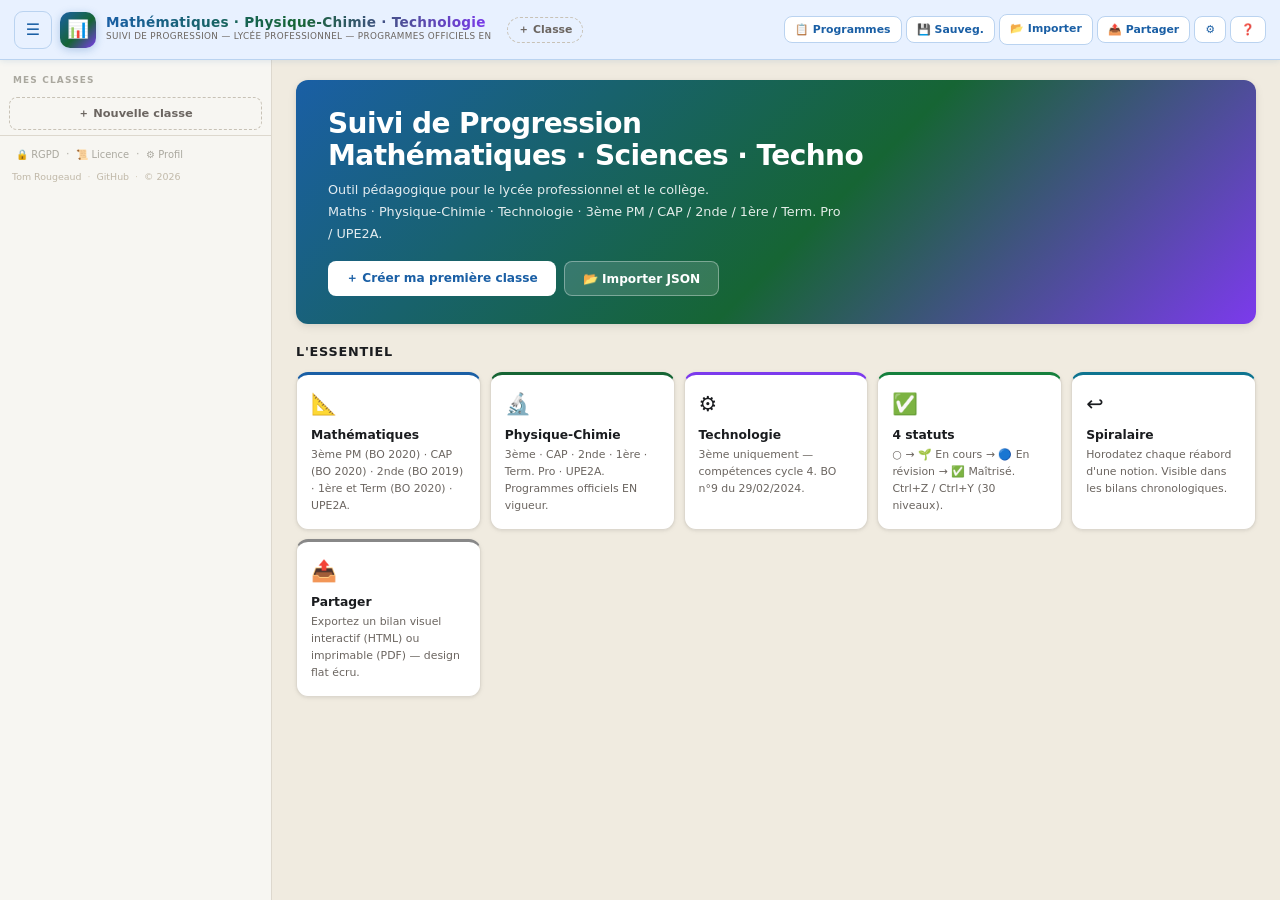
<file: suivi_progression_maths_sciences_techno_7.html>
<!DOCTYPE html>
<html lang="fr">
<head>
<meta charset="UTF-8">
<meta name="viewport" content="width=device-width,initial-scale=1.0">
<title>Suivi de Progression — Mathématiques · Sciences · Techno</title>
<link rel="icon" type="image/svg+xml" href="[data-uri]">
<style>:root{
  /* Palette générale */
  --bg-main:#f0ebe0;--bg-hdr:#e8f1ff;--bg-sb:#f7f6f2;
  --sf:#fff;--sf2:#faf9f6;--bd:#ddd8ce;--bd2:#c8c2b6;
  --text:#1a1c1f;--dim:#6b6560;--lt:#aaa89f;
  --sh1:0 1px 3px rgba(0,0,0,.06),0 1px 6px rgba(0,0,0,.04);
  --sh2:0 3px 10px rgba(0,0,0,.08),0 1px 4px rgba(0,0,0,.04);
  --sh3:0 8px 28px rgba(0,0,0,.12),0 2px 8px rgba(0,0,0,.06);
  --r:12px;--r2:8px;--r3:5px;--sw:272px;--hh:60px;

  /* Maths — bleu */
  --m:#1a5fa5;--m-bg:#eef4fc;--m-mid:#bad3f0;--m-dk:#13478a;--m-zone:#f0f6ff;--m-hd:#dbeafe;
  /* PC — vert */
  --pc:#166534;--pc-bg:#dcfce7;--pc-mid:#86efac;--pc-dk:#14532d;--pc-zone:#f0fdf4;--pc-hd:#bbf7d0;
  /* Techno — violet */
  --t:#7c3aed;--t-bg:#f5f3ff;--t-mid:#ddd6fe;--t-dk:#5b21b6;--t-zone:#faf5ff;--t-hd:#ede9fe;
  /* Statuts */
  --s-amber:#b45309;--s-amber-bg:#fef3c7;--s-blue:#5b21b6;--s-blue-bg:#ede9fe;
  --s-green:#15803d;--s-green-bg:#dcfce7;
  --red:#dc2626;--red-bg:#fee2e2;--amber:#d97706;--amber-bg:#fef3c7;
  --ora:#ea580c;--ora-bg:#fff7ed;--teal:#0e7490;--teal-bg:#ecfeff;
}
*,*::before,*::after{box-sizing:border-box;margin:0;padding:0}
html,body{height:100%;overflow-x:hidden}
body{font-family:-apple-system,BlinkMacSystemFont,'Segoe UI',system-ui,sans-serif;background:var(--bg-main);color:var(--text);font-size:14px;line-height:1.5}
button{cursor:pointer;font-family:inherit;transition:all .15s}
input,select,textarea{font-family:inherit;font-size:14px}
input::placeholder,textarea::placeholder{font-style:italic;color:var(--lt)}
a{color:var(--m)}
::-webkit-scrollbar{width:4px;height:4px}::-webkit-scrollbar-thumb{background:var(--bd2);border-radius:2px}

/* ── HEADER ── */
.hdr{position:fixed;top:0;left:0;right:0;height:var(--hh);background:var(--bg-hdr);border-bottom:1.5px solid var(--m-mid);display:flex;align-items:center;gap:8px;padding:0 14px;z-index:300;box-shadow:0 1px 6px rgba(26,95,165,.12)}
.ham{width:38px;height:38px;display:flex;align-items:center;justify-content:center;background:none;border:1.5px solid var(--m-mid);border-radius:9px;font-size:1rem;flex-shrink:0;color:var(--m)}
.ham:hover{background:var(--m-bg);border-color:var(--m)}
.logo{display:flex;align-items:center;gap:10px;flex-shrink:0;cursor:pointer}
.logo-ico{width:36px;height:36px;background:linear-gradient(135deg,var(--m) 0%,var(--pc) 55%,var(--t) 100%);border-radius:10px;display:flex;align-items:center;justify-content:center;font-size:1.1rem;flex-shrink:0;box-shadow:0 2px 8px rgba(26,95,165,.28)}
.logo-txt{display:flex;flex-direction:column}
.logo-name{font-size:.85rem;font-weight:900;letter-spacing:.02em;line-height:1.1;white-space:nowrap;background:linear-gradient(90deg,var(--m),var(--pc),var(--t));-webkit-background-clip:text;-webkit-text-fill-color:transparent;background-clip:text}
.logo-sub{font-size:.55rem;font-weight:500;color:var(--dim);letter-spacing:.04em;text-transform:uppercase}
.hdr-chips{flex:1;min-width:0;overflow-x:auto;display:flex;align-items:center;gap:5px;padding:0 8px;scrollbar-width:none}
.hdr-chips::-webkit-scrollbar{display:none}
.chip{flex-shrink:0;display:inline-flex;align-items:center;gap:5px;padding:5px 12px;border-radius:20px;border:1.5px solid var(--bd2);font-size:.68rem;font-weight:600;cursor:pointer;background:var(--sf);color:var(--dim);white-space:nowrap;max-width:200px}
.chip:hover{border-color:var(--m);color:var(--m)}.chip.act{font-weight:700}
.chip .dot{width:6px;height:6px;border-radius:50%;flex-shrink:0}
.chip-lbl{overflow:hidden;text-overflow:ellipsis;white-space:nowrap;max-width:130px}
.chip-add{flex-shrink:0;padding:5px 10px;border-radius:20px;border:1.5px dashed var(--bd2);background:none;color:var(--dim);font-size:.68rem;font-weight:600;cursor:pointer;white-space:nowrap}
.chip-add:hover{border-color:var(--m);color:var(--m)}
.hdr-acts{display:flex;align-items:center;gap:4px;flex-shrink:0}
.hbtn{padding:6px 10px;border-radius:var(--r2);border:1px solid var(--m-mid);background:var(--sf);color:var(--m);font-size:.68rem;font-weight:600;white-space:nowrap;display:flex;align-items:center;gap:4px}
.hbtn:hover{background:var(--m-bg);border-color:var(--m)}

/* ── UNDO BAR ── */
.undo-bar{display:none;position:fixed;bottom:16px;left:50%;transform:translateX(-50%);background:#222;color:#fff;font-size:.72rem;padding:7px 16px;border-radius:20px;z-index:600;gap:10px;align-items:center;box-shadow:var(--sh2)}
.undo-bar.on{display:flex}
.ub-btn{background:rgba(255,255,255,.12);border:1px solid rgba(255,255,255,.25);color:#fff;font-size:.66rem;padding:3px 10px;border-radius:12px;cursor:pointer}

/* ── SIDEBAR ── */
.sb-bg{display:none;position:fixed;inset:0;background:rgba(0,0,0,.36);z-index:199}
.sb-bg.on{display:block}
.sidebar{position:fixed;top:var(--hh);left:0;width:var(--sw);height:calc(100vh - var(--hh));background:var(--bg-sb);border-right:1px solid var(--bd);display:flex;flex-direction:column;z-index:200;transition:transform .25s ease,width .25s ease}
.sidebar.collapsed{transform:translateX(-100%)}
.sb-toggle-btn{position:fixed;top:calc(var(--hh) + 12px);left:12px;z-index:201;display:none;align-items:center;gap:6px;padding:7px 12px;background:var(--sf);border:1.5px solid var(--m-mid);border-radius:20px;font-size:.71rem;font-weight:700;color:var(--m);box-shadow:var(--sh2);cursor:pointer;white-space:nowrap}
.sb-toggle-btn:hover{background:var(--m-bg)}
.sidebar.collapsed~.sb-toggle-btn,.body-collapsed .sb-toggle-btn{display:flex}
.sb-scroll{flex:1;overflow-y:auto;padding-bottom:6px}
.sb-sec-lbl{font-size:.56rem;font-weight:700;letter-spacing:.13em;text-transform:uppercase;color:var(--lt);padding:14px 13px 5px}
.sb-mobile-acts{display:none;padding:8px;border-bottom:1px solid var(--bd);gap:5px;flex-wrap:wrap}
.sbact{display:flex;align-items:center;gap:4px;padding:7px 9px;border-radius:var(--r2);border:1px solid var(--bd2);background:var(--sf);color:var(--dim);font-size:.69rem;font-weight:600;cursor:pointer;flex:1;min-width:90px;justify-content:center}
.sbact:hover{border-color:var(--m);color:var(--m)}
/* Sidebar collapse button inside sidebar */
.sb-collapse-btn{display:flex;align-items:center;gap:5px;padding:7px 12px;background:none;border:none;border-top:1px solid var(--bd);font-size:.7rem;font-weight:600;color:var(--dim);cursor:pointer;width:100%;text-align:left}
.sb-collapse-btn:hover{background:var(--bg-main);color:var(--m)}

/* Class cards */
.scc{margin:4px 9px;padding:10px 12px;background:var(--sf);border:1.5px solid var(--bd);border-radius:var(--r2);cursor:pointer;transition:border-color .15s;box-shadow:var(--sh1)}
.scc:hover{border-color:var(--bd2)}
.scc-head{display:flex;align-items:center;gap:7px;margin-bottom:6px}
.scc-dot{width:8px;height:34px;border-radius:3px;flex-shrink:0}
.scc-info{flex:1;min-width:0}
.scc-name{font-size:.8rem;font-weight:700;overflow:hidden;text-overflow:ellipsis;white-space:nowrap}
.scc-meta{font-size:.6rem;color:var(--dim);margin-top:1px}
.scc-acts{display:flex;gap:3px;flex-shrink:0}
.scc-btn{background:rgba(0,0,0,.05);border:1px solid rgba(0,0,0,.1);padding:4px 7px;border-radius:5px;font-size:.62rem;color:var(--dim);cursor:pointer;font-weight:600}
.scc-btn:hover{background:var(--m-bg);border-color:var(--m);color:var(--m)}
.scc-btn.del:hover{background:var(--red-bg);border-color:var(--red);color:var(--red)}
.scc-bars{display:flex;flex-direction:column;gap:4px}
.scc-bar-row{display:flex;align-items:center;gap:6px;font-size:.6rem}
.scc-bar-lbl{width:95px;overflow:hidden;text-overflow:ellipsis;white-space:nowrap;flex-shrink:0}
.scc-bw{flex:1;height:4px;background:var(--bd);border-radius:2px;overflow:hidden}
.scc-b{height:100%;border-radius:2px;transition:width .4s}
.scc-pct{width:28px;text-align:right;font-weight:700;flex-shrink:0}
.sb-add-cls{display:flex;align-items:center;justify-content:center;gap:5px;margin:5px 9px;padding:8px;border:1.5px dashed var(--bd2);border-radius:var(--r2);background:none;color:var(--dim);font-size:.71rem;font-weight:600;cursor:pointer;width:calc(100% - 18px)}
.sb-add-cls:hover{border-color:var(--m);color:var(--m)}

/* Subject sections */
.sb-subj-hdr{display:flex;align-items:center;gap:7px;padding:9px 11px;cursor:pointer;border-left:3px solid transparent;transition:background .12s;user-select:none}
.sb-subj-hdr:hover{background:rgba(0,0,0,.03)}
.sb-subj-hdr.m-subj{--sc:var(--m);--sz:var(--m-zone);--shd:var(--m-hd)}
.sb-subj-hdr.pc-subj{--sc:var(--pc);--sz:var(--pc-zone);--shd:var(--pc-hd)}
.sb-subj-hdr.t-subj{--sc:var(--t);--sz:var(--t-zone);--shd:var(--t-hd)}
.sb-subj-hdr.open{background:var(--shd);border-left-color:var(--sc)}
.sb-subj-ico{font-size:.95rem;flex-shrink:0;width:20px;text-align:center}
.sb-subj-nm{flex:1;font-size:.74rem;font-weight:700;overflow:hidden;text-overflow:ellipsis;white-space:nowrap}
.sb-subj-hdr.open .sb-subj-nm{color:var(--sc)}
.sb-subj-lvl{font-size:.57rem;font-weight:600;padding:1px 7px;border-radius:8px;flex-shrink:0;background:rgba(0,0,0,.07);color:var(--dim)}
.sb-subj-hdr.open .sb-subj-lvl{background:var(--sc);color:#fff}
.sb-subj-pct{font-size:.62rem;font-weight:700;flex-shrink:0}
.sb-subj-hdr.open .sb-subj-pct{color:var(--sc)}
.sb-subj-chev{font-size:.58rem;color:var(--lt);transition:transform .2s;flex-shrink:0}
.sb-subj-hdr.open .sb-subj-chev{transform:rotate(90deg);color:var(--sc)}
.sb-subj-body{display:none;background:var(--sz)}
.sb-subj-hdr.open+.sb-subj-body{display:block}
.nav-row{display:flex;align-items:center;gap:7px;padding:6px 11px 6px 26px;cursor:pointer;border-left:3px solid transparent;transition:background .1s}
.nav-row:hover{background:rgba(0,0,0,.04)}.nav-row.act{border-left-color:var(--sc,var(--m));background:rgba(0,0,0,.06)}
.nav-row.act .nav-nm,.nav-row.act .nav-pc{color:var(--sc,var(--m));font-weight:600}
.nav-ico{font-size:.7rem;flex-shrink:0;width:16px;text-align:center}.nav-nm{flex:1;font-size:.72rem;font-weight:500;color:var(--text)}.nav-pc{font-size:.62rem;font-weight:700;color:var(--dim)}
.nav-del{display:none;font-size:.64rem;padding:2px 5px;border-radius:4px;cursor:pointer;font-weight:700;background:rgba(220,38,38,.08);border:1px solid rgba(220,38,38,.2);color:var(--red)}
.nav-row:hover .nav-del{display:flex;align-items:center}
.nav-prj{display:flex;align-items:center;gap:7px;padding:6px 11px 7px 26px;cursor:pointer;border-left:3px solid transparent;font-size:.72rem;font-weight:500;color:var(--text)}
.nav-prj:hover{background:rgba(0,0,0,.04)}.nav-prj.act{border-left-color:var(--ora);color:var(--ora);font-weight:600;background:rgba(234,88,12,.06)}
.sb-add-dom{display:flex;align-items:center;gap:5px;margin:3px 9px 7px;padding:6px 8px;border:1.5px dashed var(--bd2);border-radius:var(--r2);background:none;color:var(--dim);font-size:.65rem;cursor:pointer;width:calc(100% - 18px)}
.sb-add-dom:hover{border-color:var(--m);color:var(--m)}

/* Sidebar footer — FIXED */
.sb-ft{flex-shrink:0;border-top:1px solid var(--bd);background:var(--bg-sb)}
.sb-ft-links{display:flex;gap:3px;flex-wrap:wrap;padding:8px 12px 6px}
.sb-ftl{font-size:.62rem;color:var(--lt);background:none;border:none;text-align:left;padding:3px 4px;cursor:pointer}
.sb-ftl:hover{color:var(--dim)}
.sb-ft-sep{color:var(--lt);font-size:.6rem;line-height:2}
.sb-cred{font-size:.59rem;color:#c0b8a8;padding:0 12px 8px;display:flex;gap:6px;flex-wrap:wrap;align-items:center}
.sb-cred a{color:#c0b8a8;text-decoration:none}.sb-cred a:hover{color:var(--dim)}
.sb-cred-sep{color:#d8d0c0}

/* ── MAIN ── */
.main{margin-left:var(--sw);margin-top:var(--hh);min-height:calc(100vh - var(--hh));transition:margin-left .25s}
.body-collapsed .main{margin-left:0}

/* Show-sidebar button (when collapsed) */
.show-sb-btn{position:fixed;left:0;top:calc(var(--hh) + 50%);transform:translateY(-50%);z-index:201;display:none;writing-mode:vertical-rl;text-orientation:mixed;padding:12px 6px;background:var(--m);color:#fff;border:none;border-radius:0 8px 8px 0;font-size:.67rem;font-weight:700;cursor:pointer;box-shadow:2px 0 8px rgba(0,0,0,.15);letter-spacing:.08em}
.body-collapsed .show-sb-btn{display:flex}

/* TOP BAR */
.topbar{display:flex;align-items:center;gap:8px;padding:10px 22px;background:var(--sf);border-bottom:1px solid var(--bd);position:sticky;top:var(--hh);z-index:100;flex-wrap:wrap;box-shadow:var(--sh1)}
.topbar.m-bar{background:var(--m-zone);border-bottom-color:var(--m-mid)}
.topbar.pc-bar{background:var(--pc-zone);border-bottom-color:var(--pc-mid)}
.topbar.t-bar{background:var(--t-zone);border-bottom-color:var(--t-mid)}
.back-btn{display:flex;align-items:center;gap:5px;padding:5px 12px;border-radius:20px;border:1.5px solid currentColor;background:none;font-size:.71rem;font-weight:700;cursor:pointer;white-space:nowrap}
.back-btn.m-btn{color:var(--m)}.back-btn.m-btn:hover{background:var(--m-bg)}
.back-btn.pc-btn{color:var(--pc)}.back-btn.pc-btn:hover{background:var(--pc-bg)}
.back-btn.t-btn{color:var(--t)}.back-btn.t-btn:hover{background:var(--t-bg)}
.subj-sw-btn{display:flex;align-items:center;gap:5px;padding:5px 12px;border-radius:20px;border:1.5px solid var(--bd2);background:var(--sf);font-size:.71rem;font-weight:600;color:var(--dim);cursor:pointer;white-space:nowrap}
.subj-sw-btn:hover{border-color:var(--bd);background:var(--sf2)}
.topbar-title{flex:1;font-size:.8rem;font-weight:700;overflow:hidden;text-overflow:ellipsis;white-space:nowrap}
.topbar-title.m-title{color:var(--m)}.topbar-title.pc-title{color:var(--pc)}.topbar-title.t-title{color:var(--t)}

/* CONTENT */
.content{padding:20px 24px}

/* WELCOME */
.welcome-hero{background:linear-gradient(135deg,var(--m) 0%,var(--pc) 55%,var(--t) 100%);border-radius:var(--r);padding:28px 32px;color:#fff;margin-bottom:18px;box-shadow:var(--sh2)}
.welcome-hero h1{font-size:1.75rem;font-weight:900;margin-bottom:7px;line-height:1.15;letter-spacing:-.02em}
.welcome-hero p{font-size:.8rem;opacity:.88;line-height:1.72;max-width:520px;margin-bottom:16px}
.hero-btns{display:flex;gap:8px;flex-wrap:wrap}
.hbtn-hero{padding:9px 18px;border-radius:var(--r2);font-size:.76rem;font-weight:700;cursor:pointer;border:none}
.hbtn-hero.pri{background:#fff;color:var(--m)}.hbtn-hero.pri:hover{background:#eef4fc}
.hbtn-hero.sec{background:rgba(255,255,255,.14);color:#fff;border:1.5px solid rgba(255,255,255,.35)}.hbtn-hero.sec:hover{background:rgba(255,255,255,.24)}

/* CLASS HOME */
.cls-hero{padding:22px 24px;color:#fff}
.subj-grid{display:grid;grid-template-columns:repeat(3,1fr);gap:12px;margin-bottom:18px}
.subj-card{background:var(--sf);border:1.5px solid var(--bd);border-radius:var(--r);padding:18px;cursor:pointer;box-shadow:var(--sh1);transition:box-shadow .18s,transform .14s;position:relative;overflow:hidden}
.subj-card::after{content:'';position:absolute;top:0;left:0;right:0;height:4px;border-radius:var(--r) var(--r) 0 0}
.subj-card.m-card::after{background:var(--m)}.subj-card.pc-card::after{background:var(--pc)}.subj-card.t-card::after{background:var(--t)}
.subj-card:hover{box-shadow:var(--sh2);transform:translateY(-2px)}
.subj-card.disabled{opacity:.4;cursor:default;pointer-events:none}
.sc-ico{font-size:1.7rem;margin-bottom:8px}.sc-name{font-size:.87rem;font-weight:800;margin-bottom:2px}
.sc-name.m-name{color:var(--m)}.sc-name.pc-name{color:var(--pc)}.sc-name.t-name{color:var(--t)}
.sc-lvl{font-size:.63rem;color:var(--dim);margin-bottom:10px}
.sc-bw{height:6px;background:var(--bd);border-radius:3px;overflow:hidden;margin-bottom:4px}
.sc-b{height:100%;border-radius:3px;transition:width .4s}.sc-pct{font-size:.7rem;font-weight:700;margin-bottom:6px}
.sc-stats{display:flex;gap:10px;flex-wrap:wrap}.sc-st{font-size:.61rem;color:var(--dim)}

/* Guide cards */
.guide-grid{display:grid;grid-template-columns:repeat(auto-fill,minmax(155px,1fr));gap:9px;margin-bottom:18px}
.guide-card{background:var(--sf);border:1px solid var(--bd);border-radius:var(--r);padding:14px;box-shadow:var(--sh1)}
.guide-ico{font-size:1.3rem;margin-bottom:6px}.guide-ttl{font-size:.77rem;font-weight:700;margin-bottom:3px}
.guide-txt{font-size:.68rem;color:var(--dim);line-height:1.55}

/* Stats row */
.stats-row{display:grid;grid-template-columns:repeat(4,1fr);gap:8px;margin-bottom:16px}
.stat-c{background:var(--sf);border:1px solid var(--bd);border-radius:var(--r);padding:11px 13px;box-shadow:var(--sh1)}
.stat-n{font-size:1.3rem;font-weight:800;line-height:1}.stat-l{font-size:.6rem;color:var(--dim);margin-top:2px}

/* Subject home */
.subj-hdr{margin-bottom:16px}
.subj-hdr-top{display:flex;align-items:center;gap:12px;margin-bottom:10px}
.subj-hdr-ico{font-size:2.1rem}
.subj-hdr-nm{font-size:1.25rem;font-weight:900;letter-spacing:-.02em}
.subj-hdr-nm.m-title{color:var(--m)}.subj-hdr-nm.pc-title{color:var(--pc)}.subj-hdr-nm.t-title{color:var(--t)}
.subj-hdr-sub{font-size:.71rem;color:var(--dim)}
.subj-prog{display:flex;align-items:center;gap:10px;padding:10px 14px;background:var(--sf);border:1px solid var(--bd);border-radius:var(--r);margin-bottom:14px;box-shadow:var(--sh1)}
.sp-bw{flex:1;height:8px;background:var(--bd);border-radius:4px;overflow:hidden}
.sp-b{height:100%;border-radius:4px;transition:width .4s}
.sp-pct{font-size:.84rem;font-weight:800;min-width:38px;text-align:right}
.sp-inf{font-size:.65rem;color:var(--dim)}

/* Domain grid */
.dom-grid{display:grid;grid-template-columns:repeat(3,1fr);gap:10px;margin-bottom:16px}
.dcard{background:var(--sf);border:1px solid var(--bd);border-radius:var(--r);padding:15px;cursor:pointer;box-shadow:var(--sh1);transition:box-shadow .17s,transform .13s;border-left:4px solid transparent}
.dcard.m-dcard{border-left-color:var(--m)}.dcard.pc-dcard{border-left-color:var(--pc)}.dcard.t-dcard{border-left-color:var(--t)}
.dcard:hover{box-shadow:var(--sh2);transform:translateY(-1px)}
.dc-ico{font-size:1.25rem;margin-bottom:5px}.dc-nm{font-size:.8rem;font-weight:700;margin-bottom:3px;line-height:1.3}
.dc-sb{font-size:.62rem;color:var(--dim);margin-bottom:8px}
.bw{height:5px;background:var(--bd);border-radius:3px;overflow:hidden}.b{height:100%;border-radius:3px;transition:width .4s}
.dc-pct{font-size:.66rem;font-weight:700;margin-top:3px}
.dc-pct.m-pct{color:var(--m)}.dc-pct.pc-pct{color:var(--pc)}.dc-pct.t-pct{color:var(--t)}

/* Domain view */
.dom-header{padding:16px 0 12px;border-bottom:1px solid var(--bd);margin-bottom:14px}
.dom-tag{display:inline-flex;align-items:center;gap:5px;font-size:.58rem;font-weight:700;letter-spacing:.07em;text-transform:uppercase;padding:3px 10px;border-radius:20px;margin-bottom:7px}
.dom-ttl{font-size:1.15rem;font-weight:900;margin-bottom:4px;letter-spacing:-.02em}
.dom-desc{font-size:.74rem;color:var(--dim);max-width:580px;line-height:1.65;margin-bottom:10px}
.dom-prog{display:flex;align-items:center;gap:9px}
.dp-bw{max-width:220px;flex:1;height:7px;background:var(--bd);border-radius:4px;overflow:hidden}
.dp-b{height:100%;border-radius:4px;transition:width .4s}
.dp-pct{font-size:.84rem;font-weight:800}.dp-inf{font-size:.63rem;color:var(--dim)}

/* Legend */
.legend{display:flex;gap:12px;flex-wrap:wrap;padding:8px 12px;background:var(--sf);border:1px solid var(--bd);border-radius:var(--r2);margin-bottom:10px;box-shadow:var(--sh1)}
.li{display:flex;align-items:center;gap:4px;font-size:.62rem;color:var(--dim)}
.ldot{width:7px;height:7px;border-radius:2px;flex-shrink:0}

/* Modules */
.mc{background:var(--sf);border:1px solid var(--bd);border-radius:var(--r);margin-bottom:8px;box-shadow:var(--sh1);overflow:hidden}
.mc:hover{box-shadow:var(--sh2)}
.mc-hd{display:flex;align-items:center;gap:9px;padding:11px 13px;cursor:pointer;user-select:none}
.mc-ico{width:32px;height:32px;border-radius:8px;display:flex;align-items:center;justify-content:center;font-size:.8rem;flex-shrink:0}
.mc-inf{flex:1;min-width:0}
.mc-nm{font-weight:700;font-size:.82rem;margin-bottom:1px;line-height:1.3}
.mc-note{font-size:.59rem;color:var(--dim);margin-bottom:3px}
.mc-bw{width:100px;height:4px;background:var(--bd);border-radius:2px;overflow:hidden}
.mc-b{height:100%;border-radius:2px;transition:width .4s}
.mc-rt{display:flex;align-items:center;gap:3px;flex-shrink:0}
.mc-pct{font-size:.72rem;font-weight:700;min-width:28px;text-align:right}
.mc-all{display:flex;align-items:center;gap:2px;font-size:.6rem;font-weight:700;color:var(--s-green);padding:4px 8px;border-radius:5px;background:rgba(21,128,61,.1);border:1px solid rgba(21,128,61,.25);cursor:pointer;white-space:nowrap}
.mc-all:hover{background:var(--s-green-bg)}
.ev-btn{display:flex;align-items:center;gap:3px;font-size:.6rem;font-weight:600;color:var(--dim);padding:4px 7px;border-radius:5px;background:rgba(0,0,0,.05);border:1px solid rgba(0,0,0,.1);cursor:pointer}
.ev-btn:hover,.ev-btn.on{background:var(--s-green-bg);border-color:var(--s-green);color:var(--s-green)}
.mc-act{background:rgba(0,0,0,.05);border:1px solid rgba(0,0,0,.1);color:var(--dim);font-size:.7rem;padding:4px 7px;border-radius:5px;cursor:pointer;font-weight:600;line-height:1}
.mc-act:hover{background:var(--m-bg);border-color:var(--m);color:var(--m)}
.mc-act.del:hover{background:var(--red-bg);border-color:var(--red);color:var(--red)}
.mc-chev{color:var(--lt);font-size:.62rem;transition:transform .2s;flex-shrink:0}
.mc.open .mc-chev{transform:rotate(90deg)}
.mc-body{display:none;border-top:1px solid var(--bd);padding:8px 12px 12px}
.mc.open .mc-body{display:block}
.mc-body.m-zone{background:var(--m-zone)}.mc-body.pc-zone{background:var(--pc-zone)}.mc-body.t-zone{background:var(--t-zone)}

/* Sections */
.sec-hd{display:flex;align-items:center;gap:4px;padding:8px 0 4px}
.sec-ttl{font-size:.57rem;font-weight:700;letter-spacing:.1em;text-transform:uppercase;color:var(--dim);flex:1}
.sec-btn{font-size:.65rem;padding:3px 6px;border-radius:4px;cursor:pointer;font-weight:700;border:1px solid}
.sec-btn.add{color:var(--m);background:rgba(26,95,165,.09);border-color:rgba(26,95,165,.22)}
.sec-btn.del{color:var(--red);background:rgba(220,38,38,.09);border-color:rgba(220,38,38,.22)}
.sec-btn.edt{color:var(--amber);background:rgba(217,119,6,.09);border-color:rgba(217,119,6,.22)}

/* Notions */
.nr{display:flex;align-items:flex-start;gap:7px;padding:3px 4px;border-radius:4px;transition:background .1s}
.nr:hover{background:rgba(0,0,0,.04)}
.nr.diagram-row{background:rgba(124,58,237,.04);border-left:2.5px solid rgba(124,58,237,.3);padding-left:7px}
.nr.diagram-row:hover{background:rgba(124,58,237,.08)}
.sts{width:20px;height:20px;border-radius:5px;border:1.5px solid var(--bd2);background:var(--sf);flex-shrink:0;margin-top:2px;display:flex;align-items:center;justify-content:center;font-size:.52rem;cursor:pointer}
.sts:hover{transform:scale(1.1)}.sts.s1{border-color:var(--s-amber);background:var(--s-amber-bg);color:var(--s-amber)}.sts.s2{border-color:var(--s-blue);background:var(--s-blue-bg);color:var(--s-blue)}.sts.s3{border-color:var(--s-green);background:var(--s-green-bg);color:var(--s-green)}
.mtxt{font-size:.75rem;line-height:1.5;flex:1}.mtxt.done{color:var(--lt);text-decoration:line-through}
.nedit-inp{flex:1;font-size:.74rem;padding:2px 6px;border:1.5px solid var(--m);border-radius:4px;background:#fff;outline:none;display:none}
.nr.editing .mtxt{display:none}.nr.editing .nedit-inp{display:block}
.nmeta{display:flex;flex-direction:column;align-items:flex-end;gap:2px;flex-shrink:0}
.nbg{font-size:.52rem;padding:1px 5px;border-radius:6px;font-weight:600;white-space:nowrap}
.nb0{display:none}.nb1{background:var(--s-amber-bg);color:var(--s-amber)}.nb2{background:var(--s-blue-bg);color:var(--s-blue)}.nb3{background:var(--s-green-bg);color:var(--s-green)}
.ndate{font-size:.52rem;color:var(--lt)}
.nspiral-wrap{display:flex;flex-direction:column;gap:1px}
.nspiral{font-size:.52rem;color:var(--teal);background:var(--teal-bg);padding:1px 5px;border-radius:5px;font-weight:600}
.nr-acts{display:flex;gap:2px;opacity:0;transition:opacity .12s}
.nr:hover .nr-acts{opacity:1}
.nr-act{font-size:.62rem;padding:3px 6px;color:var(--dim);border-radius:4px;cursor:pointer;font-weight:700;border:1px solid rgba(0,0,0,.1);background:rgba(0,0,0,.05);line-height:1}
.nr-act:hover{background:var(--m-bg);border-color:var(--m);color:var(--m)}
.nr-act.del:hover{background:var(--red-bg);border-color:var(--red);color:var(--red)}
.nr-act.spiral.on{background:var(--teal-bg);border-color:var(--teal);color:var(--teal);opacity:1!important}
.add-nr-row{display:flex;align-items:center;gap:5px;padding:5px}
.add-inp{flex:1;padding:5px 8px;border:1px solid var(--bd2);border-radius:var(--r3);font-size:.73rem;background:var(--sf2);outline:none}
.add-inp:focus{border-color:var(--m)}
.add-ok{padding:5px 9px;background:var(--m);color:#fff;border:none;border-radius:var(--r3);font-size:.68rem;font-weight:600;cursor:pointer}
.add-cancel{padding:5px 8px;background:none;border:1px solid var(--bd2);border-radius:var(--r3);font-size:.68rem;color:var(--dim);cursor:pointer}
.add-mod-btn,.add-sec-btn{display:flex;align-items:center;gap:5px;width:100%;padding:7px 10px;border:1.5px dashed var(--bd2);border-radius:var(--r);background:none;color:var(--dim);font-size:.69rem;font-weight:500;cursor:pointer;margin-top:6px}
.add-mod-btn:hover,.add-sec-btn:hover{border-color:var(--m);color:var(--m)}
.add-sec-btn{border-radius:var(--r2);padding:5px 8px;margin-top:3px}

/* Projects */
.prj-grid{display:grid;grid-template-columns:repeat(auto-fill,minmax(225px,1fr));gap:10px;margin-bottom:14px}
.prj-card{background:var(--sf);border:1px solid var(--bd);border-radius:var(--r);padding:14px;box-shadow:var(--sh1);border-left:4px solid var(--t);transition:box-shadow .17s}
.prj-card:hover{box-shadow:var(--sh2)}
.prj-top{display:flex;align-items:flex-start;gap:8px;margin-bottom:7px}
.prj-ico{font-size:1.2rem;flex-shrink:0;margin-top:1px}.prj-nm{font-size:.8rem;font-weight:700;flex:1;line-height:1.3;color:var(--t)}
.prj-theme{font-size:.6rem;font-weight:600;padding:1px 7px;border-radius:10px;background:var(--t-bg);color:var(--t);border:1px solid var(--t-mid)}
.prj-desc{font-size:.7rem;color:var(--dim);line-height:1.5;margin-bottom:7px}
.prj-bw{height:5px;background:var(--bd);border-radius:3px;overflow:hidden;margin-bottom:4px}
.prj-b{height:100%;border-radius:3px;transition:width .4s}
.prj-foot{display:flex;align-items:center;justify-content:space-between}
.prj-status{font-size:.62rem;font-weight:700;padding:2px 8px;border-radius:10px}
.ps0{background:var(--s-amber-bg);color:var(--s-amber)}.ps1{background:var(--t-bg);color:var(--t)}.ps2{background:var(--teal-bg);color:var(--teal)}.ps3{background:var(--s-green-bg);color:var(--s-green)}
.prj-acts{display:flex;gap:3px}
.prj-btn{background:rgba(0,0,0,.05);border:1px solid rgba(0,0,0,.1);color:var(--dim);font-size:.64rem;padding:3px 7px;border-radius:4px;cursor:pointer}
.prj-btn:hover{background:var(--t-bg);border-color:var(--t);color:var(--t)}
.prj-btn.del:hover{background:var(--red-bg);border-color:var(--red);color:var(--red)}

/* Modals */
.overlay{position:fixed;inset:0;background:rgba(0,0,0,.42);z-index:500;display:none;align-items:flex-start;justify-content:center;padding:14px;overflow-y:auto}
.overlay.on{display:flex}
.modal{background:var(--sf);border-radius:var(--r);width:100%;max-width:560px;box-shadow:var(--sh3);margin-top:16px}
.modal.lg{max-width:820px}
.mhd{padding:13px 16px;border-bottom:1px solid var(--bd);display:flex;align-items:center;gap:8px}
.mhd-t{font-size:.82rem;font-weight:700;flex:1}
.mx{background:rgba(0,0,0,.05);border:1px solid rgba(0,0,0,.1);font-size:.78rem;color:var(--dim);padding:4px 9px;border-radius:5px;cursor:pointer;font-weight:700}
.mx:hover{background:var(--red-bg);color:var(--red);border-color:var(--red)}
.mbody{padding:16px;overflow-y:auto;max-height:74vh}
.mft{padding:0 16px 16px;display:flex;gap:6px;justify-content:flex-end;flex-wrap:wrap}
.mb{padding:8px 16px;border-radius:var(--r2);border:none;font-size:.74rem;font-weight:600;cursor:pointer}
.mb-p{background:var(--m);color:#fff}.mb-p:hover{background:var(--m-dk)}
.mb-g{background:var(--pc);color:#fff}.mb-g:hover{background:var(--pc-dk)}
.mb-v{background:var(--t);color:#fff}.mb-v:hover{background:var(--t-dk)}
.mb-s{background:var(--sf2);border:1.5px solid var(--bd2);color:var(--text)}.mb-s:hover{border-color:var(--m);color:var(--m)}
.fg{display:flex;flex-direction:column;gap:4px;margin-bottom:10px}
.fg label{font-size:.68rem;font-weight:600}
.fg input,.fg select,.fg textarea{padding:8px 10px;border:1.5px solid var(--bd2);border-radius:var(--r2);background:var(--sf);color:var(--text)}
.fg input:focus,.fg select:focus,.fg textarea:focus{outline:none;border-color:var(--m)}
.fg textarea{min-height:60px;resize:vertical}
.fg2{display:grid;grid-template-columns:1fr 1fr;gap:10px}
.cpick{display:flex;flex-wrap:wrap;gap:7px;margin-top:4px}
.cpsw{width:25px;height:25px;border-radius:50%;cursor:pointer;border:3px solid transparent}
.cpsw:hover{transform:scale(1.12)}
/* Subject picker */
.subj-row{border:1.5px solid var(--bd);border-radius:var(--r2);padding:10px 12px;margin-bottom:8px;transition:all .15s}
.subj-row.m-row.active{border-color:var(--m);background:var(--m-bg)}.subj-row.pc-row.active{border-color:var(--pc);background:var(--pc-bg)}.subj-row.t-row.active{border-color:var(--t);background:var(--t-bg)}
.subj-row-top{display:flex;align-items:center;gap:9px}
.subj-ico{font-size:1.1rem;flex-shrink:0}.subj-nm-modal{flex:1;font-size:.79rem;font-weight:700}
.subj-ck{width:20px;height:20px;border-radius:5px;border:1.5px solid var(--bd2);background:var(--sf);display:flex;align-items:center;justify-content:center;font-size:.7rem;cursor:pointer;flex-shrink:0}
.m-row .subj-ck.on{background:var(--m);border-color:var(--m);color:#fff}.pc-row .subj-ck.on{background:var(--pc);border-color:var(--pc);color:#fff}.t-row .subj-ck.on{background:var(--t);border-color:var(--t);color:#fff}
.subj-lvl-pick{display:none;margin-top:8px;padding-top:8px;border-top:1px solid rgba(0,0,0,.08);flex-wrap:wrap;gap:5px}
.subj-row.active .subj-lvl-pick{display:flex}
.lvl-sw{padding:5px 10px;border-radius:20px;border:1.5px solid var(--bd2);background:var(--sf);color:var(--dim);font-size:.69rem;font-weight:600;cursor:pointer}
.m-row .lvl-sw.on{background:var(--m);border-color:var(--m);color:#fff}.pc-row .lvl-sw.on{background:var(--pc);border-color:var(--pc);color:#fff}.t-row .lvl-sw.on{background:var(--t);border-color:var(--t);color:#fff}
/* Profile info in modal */
.profile-hint{display:flex;align-items:center;gap:7px;padding:6px 10px;background:var(--m-zone);border:1px solid var(--m-mid);border-radius:var(--r2);margin-bottom:10px;font-size:.68rem;color:var(--m-dk)}
/* Report */
.rpt-out{border:1px solid var(--bd);border-radius:var(--r2);padding:14px;background:#fff;max-height:420px;overflow-y:auto;margin-top:10px;font-size:.71rem}
/* Help */
.help-sec{margin-bottom:14px}
.help-sec-ttl{font-size:.74rem;font-weight:700;color:var(--m);margin-bottom:5px;padding-bottom:4px;border-bottom:1px solid var(--bd)}
.help-item{display:flex;gap:8px;margin-bottom:6px;font-size:.72rem;line-height:1.6}
.help-item-ico{font-size:.88rem;flex-shrink:0;width:22px;text-align:center}
.prose{font-size:.75rem;line-height:1.75}
.prose h3{font-weight:700;margin:10px 0 4px;font-size:.78rem;color:var(--m)}
.prose p,.prose ul{margin-bottom:6px}.prose ul{margin-left:14px}
/* Settings modal */
.setting-row{display:flex;align-items:center;gap:10px;padding:10px 0;border-bottom:1px solid var(--bd)}
.setting-label{font-size:.74rem;font-weight:600;width:120px;flex-shrink:0}
.setting-val{flex:1;font-size:.74rem;color:var(--text)}

/* Responsive */
@media(max-width:768px){
  .hdr-acts{display:none}.logo-sub{display:none}
  .sidebar{transform:translateX(-100%);z-index:250;box-shadow:var(--sh3)}.sidebar.open{transform:translateX(0)!important}
  .sb-mobile-acts{display:flex}.main{margin-left:0}
  .body-collapsed .show-sb-btn{display:none}
  .stats-row{grid-template-columns:1fr 1fr}.dom-grid{grid-template-columns:1fr 1fr}.subj-grid{grid-template-columns:1fr}
  .fg2{grid-template-columns:1fr}.welcome-hero h1{font-size:1.35rem}.content{padding:12px}
}
@media(max-width:420px){.dom-grid{grid-template-columns:1fr}}
@media(min-width:769px) and (max-width:1100px){:root{--sw:250px}.content{padding:16px 18px}.dom-grid{grid-template-columns:repeat(2,1fr)}}

/* ═══ MODAL PROGRAMMES — design cohérent avec l'appli ═══ */
.prog-tabs{display:flex;gap:6px;margin-bottom:12px;flex-wrap:wrap}
.prog-tab{padding:7px 14px;border-radius:20px;border:1.5px solid var(--bd2);background:var(--sf2);color:var(--dim);font-size:.72rem;font-weight:600;cursor:pointer;transition:all .14s}
.prog-lvls{display:flex;gap:5px;flex-wrap:wrap;margin-bottom:12px}
.prog-lvl{padding:5px 12px;border-radius:20px;border:1.5px solid var(--bd2);background:var(--sf2);color:var(--dim);font-size:.7rem;font-weight:600;cursor:pointer;transition:all .14s}
.prog-body{max-height:58vh;overflow-y:auto;padding-right:2px}
.prog-bo-info{font-size:.62rem;color:var(--lt);font-style:italic;padding:6px 10px;background:var(--sf2);border:1px solid var(--bd);border-radius:var(--r2);margin-bottom:10px}
/* Domain card dans modal */
.pdcard{background:var(--sf);border:1px solid var(--bd);border-radius:var(--r);margin-bottom:9px;box-shadow:var(--sh1);overflow:hidden}
.pdcard-hdr{display:flex;align-items:center;gap:8px;padding:10px 13px;cursor:pointer;user-select:none}
.pdcard-hdr:hover{background:var(--sf2)}
.pdcard-ico{font-size:.95rem;flex-shrink:0}
.pdcard-nm{flex:1;font-size:.8rem;font-weight:700}
.pdcard-chev{font-size:.6rem;color:var(--lt);transition:transform .2s;flex-shrink:0}
.pdcard.open .pdcard-chev{transform:rotate(90deg)}
.pdcard-body{display:none;border-top:1px solid var(--bd);padding:8px 13px 12px}
.pdcard.open .pdcard-body{display:block}
/* Module dans modal */
.pmmod{margin-bottom:8px}
.pmmod-nm{font-size:.75rem;font-weight:700;color:var(--text);margin-bottom:4px;padding:4px 0;border-bottom:1px solid var(--bd)}
.pm-note{font-size:.57rem;color:var(--lt);font-weight:400;margin-left:5px}
/* Section dans modal */
.pmsec-ttl{font-size:.56rem;font-weight:700;letter-spacing:.09em;text-transform:uppercase;color:var(--dim);margin:6px 0 3px}
/* Notion dans modal */
.pmnotion{font-size:.72rem;color:var(--text);padding:3px 0 3px 8px;border-left:2px solid var(--bd);margin-bottom:2px;line-height:1.45;cursor:pointer;transition:background .1s;border-radius:0 3px 3px 0}
.pmnotion:hover{background:var(--sf2);border-left-color:var(--bd2)}
.pmnotion.diag-n{border-left-color:var(--t);background:rgba(124,58,237,.03)}
/* Export items */
.nr.diag-r{background:rgba(124,58,237,.04);border-left:2px solid rgba(124,58,237,.3);padding-left:6px}
</style>
</head>
<body>
<header class="hdr">
 <button class="ham" onclick="toggleSidebar()" aria-label="Menu">☰</button>
 <div class="logo" onclick="goClsHome()">
  <div class="logo-ico">📊</div>
  <div class="logo-txt">
   <span class="logo-name">Mathématiques · Physique-Chimie · Technologie</span>
   <span class="logo-sub">Suivi de Progression — Lycée Professionnel — Programmes officiels EN</span>
  </div>
 </div>
 <div class="hdr-chips" id="hdrChips"></div>
 <div class="hdr-acts">
  <button class="hbtn" onclick="openProgModal()">📋 <span class="t">Programmes</span></button>
  <button class="hbtn" onclick="saveJSON()">💾 <span class="t">Sauveg.</span></button>
  <label class="hbtn" style="cursor:pointer">📂 <span class="t">Importer</span><input type="file" id="impF" accept=".json" style="display:none" onchange="loadJSON(this)"></label>
  <button class="hbtn" onclick="openShare()">📤 <span class="t">Partager</span></button>
  <button class="hbtn" onclick="openSettings()">⚙️</button>
  <button class="hbtn" onclick="openModal('helpModal')">❓</button>
 </div>
</header>
<button class="show-sb-btn" onclick="showSidebar()" title="Afficher le programme">▶ Programme</button>
<div class="sb-bg" id="sbBg" onclick="closeSidebar()"></div>
<nav class="sidebar" id="sidebar">
 <div class="sb-mobile-acts">
  <button class="sbact" onclick="saveJSON();closeSidebar()">💾</button>
  <button class="sbact" onclick="document.getElementById('impF').click();closeSidebar()">📂</button>
  <button class="sbact" onclick="openShare();closeSidebar()">📤</button>
  <button class="sbact" onclick="openProgModal();closeSidebar()">📋</button>
  <button class="sbact" onclick="openModal('helpModal');closeSidebar()">❓</button>
 </div>
 <div class="sb-scroll" id="sbScroll"></div>
</nav>
<main class="main" id="mainArea"></main>
<div class="undo-bar" id="undoBar">
 <span>Historique</span>
 <button class="ub-btn" onclick="doUndo()">↩ Annuler (<span id="undoCount">0</span>)</button>
 <button class="ub-btn" onclick="doRedo()">↪ Rétablir (<span id="redoCount">0</span>)</button>
 <button class="ub-btn" onclick="document.getElementById('undoBar').className='undo-bar'">✕</button>
</div>

<div class="overlay" id="editClsModal" onclick="bgClose(event,'editClsModal')">
<div class="modal"><div class="mhd"><span class="mhd-t" id="editClsTitle">Nouvelle classe</span><button class="mx" onclick="closeModal('editClsModal')">&#10005;</button></div>
<div class="mbody">
<div id="profileInfoHint" class="profile-hint" style="display:none">ℹ️ Pré-rempli depuis votre profil · <button onclick="openSettings()" style="background:none;border:none;color:var(--m);cursor:pointer;text-decoration:underline;font-size:.68rem">Modifier</button></div>
<div class="fg"><label>Nom de la classe *</label><input id="cls_name" placeholder="ex : CAP Boulangerie · Groupe 1"></div>
<div class="fg"><label>Matières enseignées</label><div id="subjPicker"></div></div>
<div class="fg2"><div class="fg"><label>Année scolaire</label><input id="cls_year" placeholder="année en cours"></div><div class="fg"><label>Établissement</label><input id="cls_etab" placeholder="votre établissement"></div></div>
<div class="fg"><label>Enseignant(e)</label><input id="cls_teacher" placeholder="votre nom"></div>
<div class="fg"><label>Couleur</label><div class="cpick" id="colorPicker"></div></div>
<input type="hidden" id="cls_editId">
</div><div class="mft"><button class="mb mb-s" onclick="closeModal('editClsModal')">Annuler</button><button class="mb mb-p" onclick="saveClass()">Enregistrer</button></div></div></div>

<div class="overlay" id="settingsModal" onclick="bgClose(event,'settingsModal')">
<div class="modal"><div class="mhd"><span class="mhd-t">⚙️ Mon profil enseignant</span><button class="mx" onclick="closeModal('settingsModal')">&#10005;</button></div>
<div class="mbody"><div style="font-size:.72rem;color:var(--dim);margin-bottom:10px;padding:8px 10px;background:var(--m-zone);border:1px solid var(--m-mid);border-radius:var(--r2)">Ces informations pré-remplissent chaque nouvelle classe (modifiables classe par classe).</div>
<div class="fg"><label>Votre nom</label><input id="set_teacher" placeholder="votre nom"></div>
<div class="fg"><label>Votre établissement</label><input id="set_etab" placeholder="nom de l'établissement"></div>
</div><div class="mft"><button class="mb mb-s" onclick="closeModal('settingsModal')">Annuler</button><button class="mb mb-p" onclick="saveSettings()">Enregistrer</button></div></div></div>

<div class="overlay" id="prjModal" onclick="bgClose(event,'prjModal')">
<div class="modal"><div class="mhd"><span class="mhd-t" id="prjModalTitle">Nouveau projet</span><button class="mx" onclick="closeModal('prjModal')">&#10005;</button></div>
<div class="mbody">
<div style="padding:7px 10px;background:var(--t-bg);border:1px solid var(--t-mid);border-radius:var(--r2);margin-bottom:10px;font-size:.71rem;color:var(--t-dk);font-weight:600">⚙️ Technologie · Projet cycle 4</div>
<div class="fg"><label>Nom du projet *</label><input id="prj_name" placeholder="ex : Robot suiveur de ligne"></div>
<div class="fg2"><div class="fg"><label>Thème</label><select id="prj_theme"><option value="">— thème —</option><option>Robotique</option><option>Domotique</option><option>Objet communicant</option><option>Éco-conception</option><option>Fabrication 3D</option><option>Alarme / Sécurité</option><option>Transport / Mobilité</option><option>Santé / Sport</option><option>Autre</option></select></div>
<div class="fg"><label>Statut</label><select id="prj_status"><option value="0">💡 Idée / Analyse</option><option value="1">🔨 En conception</option><option value="2">🧪 Prototype / Tests</option><option value="3">✅ Terminé</option></select></div></div>
<div class="fg"><label>Description</label><textarea id="prj_desc" placeholder="Objectif, contraintes, CDC…"></textarea></div>
<input type="hidden" id="prjIdx">
</div><div class="mft"><button class="mb mb-s" onclick="closeModal('prjModal')">Annuler</button><button class="mb mb-v" onclick="saveProject()">Enregistrer</button></div></div></div>

<div class="overlay" id="shareModal" onclick="bgClose(event,'shareModal')">
<div class="modal lg"><div class="mhd"><span class="mhd-t">📤 Partager la progression actuelle</span><button class="mx" onclick="closeModal('shareModal')">&#10005;</button></div>
<div class="mbody">
<div class="fg"><label>Classe à exporter</label><select id="shr_cls" onchange="shrClsChange()"><option value="">— choisir —</option></select></div>
<div id="shr_info" style="margin-bottom:10px"></div>
<div style="padding:11px;background:var(--sf2);border:1px solid var(--bd);border-radius:var(--r);font-size:.72rem;line-height:1.75">
<b>📄 HTML visuel</b> — design flat écru, accordéons interactifs, chaque notion avec son statut ✅/🔵/🌱/○, dates, spiralaires.<br>
<b>🖨️ PDF imprimable</b> — même contenu complet, optimisé A4.
</div>
</div><div class="mft"><button class="mb mb-s" onclick="closeModal('shareModal')">Fermer</button><button class="mb mb-p" onclick="doExportHTML()">⬇️ HTML</button><button class="mb mb-g" onclick="doExportPDF()">🖨️ PDF</button></div></div></div>

<div class="overlay" id="progModal" onclick="bgClose(event,'progModal')">
<div class="modal lg"><div class="mhd"><span class="mhd-t">📋 Consulter les programmes officiels</span><button class="mx" onclick="closeModal('progModal')">&#10005;</button></div>
<div class="mbody">
<div class="prog-tabs" id="progTabs"></div>
<div class="prog-lvls" id="progLvls"></div>
<div class="prog-body" id="progBody"></div>
</div><div class="mft"><button class="mb mb-s" onclick="closeModal('progModal')">Fermer</button></div></div></div>

<div class="overlay" id="helpModal" onclick="bgClose(event,'helpModal')">
<div class="modal lg"><div class="mhd"><span class="mhd-t">❓ Guide d'utilisation</span><button class="mx" onclick="closeModal('helpModal')">&#10005;</button></div>
<div class="mbody">
<div class="help-sec"><div class="help-sec-ttl">🚀 Démarrage</div>
<div class="help-item"><span class="help-item-ico">⚙️</span><span>Cliquez <b>⚙️</b> pour enregistrer votre profil (nom + établissement). Ces infos pré-remplissent chaque nouvelle classe.</span></div>
<div class="help-item"><span class="help-item-ico">1️⃣</span><span>Cliquez <b>＋ Nouvelle classe</b>, sélectionnez les matières et leur niveau. L'année scolaire se remplit automatiquement.</span></div>
<div class="help-item"><span class="help-item-ico">2️⃣</span><span>Cliquez une matière dans la barre latérale pour la déplier. Un seul programme est ouvert à la fois.</span></div>
<div class="help-item"><span class="help-item-ico">3️⃣</span><span>Cliquez <b>○</b> sur une notion : ○ → 🌱 → 🔵 → ✅. <b>Ctrl+Z</b> annule (30 niveaux).</span></div>
<div class="help-item"><span class="help-item-ico">✓</span><span>Bouton <b>✓ Maîtrisé</b> sur un module → toutes les notions à ✅. <b>Re-cliquer</b> remet tout à ○ (0%).</span></div>
</div>
<div class="help-sec"><div class="help-sec-ttl">📚 Programmes en vigueur</div>
<div class="help-item"><span class="help-item-ico">📐</span><span><b>Maths</b> : 3ème PM (BO 2020) · CAP (BO 2020) · 2nde (BO spécial n°5/2019) · 1ère &amp; Term (BO spécial n°1/2020) · UPE2A.</span></div>
<div class="help-item"><span class="help-item-ico">🔬</span><span><b>Physique-Chimie</b> : 3ème (BO cycle 4/2015) · CAP (BO 2020) · 2nde/1ère/Term (BO 2009).</span></div>
<div class="help-item"><span class="help-item-ico">⚙️</span><span><b>Technologie</b> : 3ème uniquement (BO n°9 du 29/02/2024).</span></div>
</div>
<div class="help-sec"><div class="help-sec-ttl">📋 Programmes · ↩ Spiralaire · 📤 Partager</div>
<div class="help-item"><span class="help-item-ico">📋</span><span>Bouton <b>Programmes</b> : consultation des programmes en lecture seule, domaines dépliables.</span></div>
<div class="help-item"><span class="help-item-ico">↩</span><span>Bouton <b>↩</b> sur une notion = date de réabord (pédagogie spiralaire). Visible dans les bilans.</span></div>
<div class="help-item"><span class="help-item-ico">📤</span><span>Bouton <b>Partager</b> : exporte un bilan HTML visuel (accordéons + statuts complets) ou PDF imprimable.</span></div>
</div>
</div><div class="mft"><button class="mb mb-s" onclick="closeModal('helpModal')">Fermer</button></div></div></div>

<div class="overlay" id="privModal" onclick="bgClose(event,'privModal')">
<div class="modal"><div class="mhd"><span class="mhd-t">🔒 Confidentialité &amp; RGPD</span><button class="mx" onclick="closeModal('privModal')">&#10005;</button></div>
<div class="mbody"><div class="prose">
<h3>Stockage 100 % local</h3><p>Données dans le <code>localStorage</code> uniquement (clés <code>spmst_v1</code> et <code>spmst_profile</code>). Aucune transmission externe.</p>
<h3>Aucune télémétrie</h3><p>Aucune donnée d'usage collectée. Fonctionne hors connexion.</p>
<h3>Sauvegarde</h3><p>Utilisez 💾 régulièrement. Le localStorage peut être effacé lors de la suppression de l'historique du navigateur.</p>
</div></div><div class="mft"><button class="mb mb-s" onclick="closeModal('privModal')">Fermer</button></div></div></div>

<div class="overlay" id="licModal" onclick="bgClose(event,'licModal')">
<div class="modal"><div class="mhd"><span class="mhd-t">📜 Licence &amp; Crédits</span><button class="mx" onclick="closeModal('licModal')">&#10005;</button></div>
<div class="mbody"><div class="prose">
<h3>Suivi de Progression — Mathématiques · Physique-Chimie · Technologie</h3>
<p>Outil pédagogique standalone HTML pour le lycée professionnel.</p>
<h3>Programmes</h3>
<p>Maths : BO n°31/2020 · BO n°30/2020 · BO spécial n°5/2019 · BO spécial n°1/2020<br>
PC : BO spécial n°11/2015 · BO n°30/2020 · BO spécial n°2/2009<br>
Techno : BO n°9 du 29/02/2024</p>
<h3>Auteur</h3>
<p>© 2026 <a href="https://www.linkedin.com/in/tomrougeaud/" target="_blank">Tom Rougeaud</a> · <a href="https://tom-rougeaud.github.io/casier-tom-rougeaud" target="_blank">GitHub</a></p>
<h3>Licence</h3><p>Usage pédagogique libre. Redistribution commerciale interdite.</p>
</div></div><div class="mft"><button class="mb mb-s" onclick="closeModal('licModal')">Fermer</button></div></div></div>

<script>const CUR_MATHS={"troisieme_pm":[{"id":"pm0","label":"Automatismes","icon":"⚡","color":"#1d4ed8","desc":"Liste officielle des automatismes attendus en 3ème — d'après le document officiel DNB (série générale et professionnelle) et le BO n°31 du 30/07/2020.","modules":[{"id":"pm0m1","name":"Calcul numérique","icon":"🔢","note":"Automatismes — DNB 3ème","sections":[{"t":"Automatismes","n":["Écriture décimale des fractions simples : 1/2=0,5 ; 1/4=0,25 ; 3/4=0,75 ; 3/2=1,5 ; 5/2=2,5 ; 1/10=0,1","Comparer des nombres décimaux et calculer avec des nombres décimaux (y compris négatifs)","Simplifier, comparer des fractions ; calculer avec des fractions (+ − × ÷)","Prendre une fraction simple d'un nombre : le tiers de 18 ; le quart de 12","Déterminer a % de c quand a vaut 100, 50, 25, 10 ou 1","Écrire un même nombre sous de multiples formes : 1,2 = 6/5 = 1+1/5 = 120 %","Passer d'une écriture décimale à la notation scientifique (et réciproquement)","Connaître les carrés des entiers de 1 à 12 : 1² = 1 ; 2² = 4 ; … ; 12² = 144","Appliquer les critères de divisibilité par 2, 3, 5 et 9","Pour un entier n : exprimer son double, son triple, sa moitié, son prédécesseur, son successeur, son carré"]}]},{"id":"pm0m2","name":"Calcul algébrique","icon":"✏️","note":"Automatismes — DNB 3ème","sections":[{"t":"Automatismes","n":["Simplifier des expressions littérales (réduction de termes semblables)","Calculer la valeur numérique d'une expression algébrique (y compris avec des puissances)","Développer et factoriser une expression simple : a(b+c) = ab+ac et réciproque","Résoudre des équations du type ax = c","Résoudre des équations du type x + b = c","Résoudre des équations du type ax + b = c","Sur une droite graduée : lire l'abscisse d'un point ; placer un point d'abscisse donnée"]}]},{"id":"pm0m3","name":"Géométrie et mesures","icon":"📐","note":"Automatismes — DNB 3ème","sections":[{"t":"Automatismes","n":["Dans un repère orthogonal : lire les coordonnées d'un point ; placer un point de coordonnées données","Exploiter le codage d'une figure pour identifier des triangles, des quadrilatères particuliers, une médiatrice","Reconnaître et citer des angles : plat (180°), nul, droit (90°), aigu, obtus, opposés par le sommet, adjacents, supplémentaires","Connaître la somme des angles d'un triangle (180°) ; calculer la mesure du troisième angle","Conversions de longueur : mm, cm, m, km","Conversions d'aire : mm², cm², m², km²","Conversions de volume : cm³, dm³, m³","Conversions de masse : g, kg ; de capacité : mL, cL, dL, L ; de durée : s, min, h, jour","Équivalences : 1 dm³ = 1 L ; 1 m³ = 1 000 L","Reconnaître des solides : cube, pavé droit, prisme droit, cylindre, pyramide, cône","Périmètre d'un polygone et d'un disque (P = 2πr)","Aire d'un triangle (A = b×h/2) ; rectangle (A = L×l) ; disque (A = πr²)","Volume d'un cube, d'un pavé droit, d'un prisme droit, d'un cylindre","Théorème de Pythagore : reconnaître la configuration, appliquer l'égalité, regard critique","Théorème de Thalès (triangles emboîtés) : reconnaître, appliquer l'égalité des rapports","Trigonométrie cosinus : reconnaître la situation, appliquer cos θ = adjacent/hypoténuse","Mobiliser les propriétés de la symétrie axiale, de la symétrie centrale, de la translation"]}]},{"id":"pm0m4","name":"Données et probabilités","icon":"📊","note":"Automatismes — DNB 3ème","sections":[{"t":"Automatismes","n":["Probabilités dans des cas simples (équiprobabilité) : P(A) = cas favorables / cas possibles","Exprimer une fréquence simple","Calculer la moyenne d'une série statistique","Déterminer la médiane pour une série comportant un petit nombre de valeurs","Lire et interpréter des informations présentées sous forme de tableaux, de diagrammes et de graphiques"]}]},{"id":"pm0m5","name":"Proportionnalité et fonctions","icon":"📉","note":"Automatismes — DNB 3ème","sections":[{"t":"Automatismes","n":["Reconnaître si une situation relève de la proportionnalité ou non","Mobiliser une procédure adaptée : linéarité (× ou +) ou retour à l'unité","Appliquer une augmentation ou une diminution exprimée en pourcentage (coefficient multiplicateur)","Exploiter un graphique représentant la dépendance de deux grandeurs : lire et interpréter des valeurs"]}]},{"id":"pm0m6","name":"Algorithmique","icon":"💻","note":"Automatismes — DNB 3ème","sections":[{"t":"Automatismes","n":["Interpréter une suite d'instructions : programme de calcul","Interpréter une suite d'instructions : déplacement dans le plan","Interpréter une suite d'instructions : construction géométrique"]}]}]},{"id":"pm1","label":"Nombres et calculs","icon":"🔢","color":"#1a5fa5","desc":"BO n°31 du 30/07/2020 — 3ème Prépa-Métiers.","modules":[{"id":"pm1m1","name":"Entiers, décimaux et fractions","icon":"½","note":"BO 3PM 2020","sections":[{"t":"Notions","n":["Nombres entiers et décimaux : lecture, écriture, comparaison, ordonnancement","Fractions : définition, fraction irréductible, opérations (+ − × ÷)","Nombres relatifs : opérations, règles des signes, valeur absolue","Encadrements et arrondis","Passage fraction ↔ décimal"]}]},{"id":"pm1m2","name":"Puissances et notation scientifique","icon":"⚡","note":"BO 3PM 2020","sections":[{"t":"Notions","n":["Puissances à exposant entier positif et négatif","Puissances de 10 et notation scientifique : a × 10ⁿ (1 ≤ a < 10)","Règles de calcul sur les puissances","Ordre de grandeur"]}]},{"id":"pm1m3","name":"Proportionnalité et pourcentages","icon":"📊","note":"BO 3PM 2020","sections":[{"t":"Notions","n":["Coefficient et tableau de proportionnalité","Quatrième proportionnelle (règle de trois)","Pourcentage d'une quantité — taux de pourcentage","Augmentation / diminution en pourcentage","Pourcentages successifs (composition)","Échelles : réduction, agrandissement, plan"]}]},{"id":"pm1m4","name":"Calcul littéral et équations","icon":"✏️","note":"BO 3PM 2020","sections":[{"t":"Notions","n":["Expression littérale : valeur numérique, développement, réduction","Équation du premier degré : résolution et vérification","Mise en équation d'un problème","Inéquation du 1er degré : résolution et représentation"]}]}]},{"id":"pm2","label":"Organisation, gestion de données et fonctions","icon":"📊","color":"#0e7490","desc":"BO n°31 du 30/07/2020 — 3ème PM.","modules":[{"id":"pm2m1","name":"Tableaux et graphiques","icon":"📋","note":"BO 3PM 2020","sections":[{"t":"Notions","n":["Lire et construire un tableau de valeurs","Diagramme en barres, histogramme, diagramme circulaire, courbe","Choisir la représentation adaptée à la situation"]}]},{"id":"pm2m2","name":"Statistiques","icon":"📈","note":"BO 3PM 2020","sections":[{"t":"Notions","n":["Individu, population, caractère, effectif, fréquence, cumuls","Moyenne arithmétique (pondérée ou non)","Médiane d'une série ; mode ; étendue","Interprétation des indicateurs en contexte professionnel"]}]},{"id":"pm2m3","name":"Probabilités","icon":"🎲","note":"BO 3PM 2020","sections":[{"t":"Notions","n":["Expérience aléatoire, univers, événement, probabilité","Événement contraire : P(Ā) = 1 − P(A)","Événements incompatibles ; fréquences et probabilités empiriques","Arbre de probabilités à 2 étapes"]}]},{"id":"pm2m4","name":"Fonctions","icon":"📉","note":"BO 3PM 2020","sections":[{"t":"Notions","n":["Notion de fonction : image, antécédent, notation f(x)","Tableau de valeurs et représentation graphique","Fonction linéaire f(x) = ax et fonction affine f(x) = ax + b","Sens de variation, lecture graphique (extremum, antécédents)"]}]}]},{"id":"pm3","label":"Grandeurs et mesures","icon":"📏","color":"#c2410c","desc":"BO n°31 du 30/07/2020 — 3ème PM.","modules":[{"id":"pm3m1","name":"Longueurs, aires et volumes","icon":"📐","note":"BO 3PM 2020","sections":[{"t":"Notions","n":["Unités de longueur, masse, capacité — tableaux de conversion","Périmètres et aires des figures planes usuelles","Volumes des solides usuels (cube, pavé, prisme, cylindre, pyramide, cône, sphère)","Conversions volumes ↔ capacités (1 dm³ = 1 L)"]}]},{"id":"pm3m2","name":"Grandeurs composées et échelles","icon":"⏱️","note":"BO 3PM 2020","sections":[{"t":"Notions","n":["Vitesse moyenne : v = d/t — calculs, conversions km/h ↔ m/s","Durées : calculs en h/min/s","Débit, cadence, productivité","Échelle d'un plan : calcul longueur réelle ↔ représentée"]}]}]},{"id":"pm4","label":"Espace et géométrie","icon":"📐","color":"#6d28d9","desc":"BO n°31 du 30/07/2020 — 3ème PM.","modules":[{"id":"pm4m1","name":"Droites, angles et figures","icon":"∠","note":"BO 3PM 2020","sections":[{"t":"Notions","n":["Droites perpendiculaires et parallèles — angles associés","Types d'angles ; complémentaires et supplémentaires","Triangles : somme des angles, cas particuliers","Quadrilatères usuels : carré, rectangle, losange, parallélogramme, trapèze"]}]},{"id":"pm4m2","name":"Transformations","icon":"🔄","note":"BO 3PM 2020","sections":[{"t":"Notions","n":["Symétrie axiale et centrale : définition, construction, propriétés","Translation : vecteur, construction","Homothétie : rapport k, agrandissement/réduction","Figures semblables : rapport de similitude"]}]},{"id":"pm4m3","name":"Théorèmes fondamentaux","icon":"📐","note":"BO 3PM 2020","sections":[{"t":"Notions","n":["Théorème de Pythagore et sa réciproque","Théorème de Thalès et sa réciproque","Trigonométrie : sin θ, cos θ, tan θ dans le triangle rectangle","Calcul d'une longueur ou d'un angle par trigonométrie"]}]}]}],"cap":[{"id":"c0","label":"Automatismes","icon":"⚡","color":"#1d4ed8","desc":"Liste officielle des automatismes CAP — BO n°30 du 23/07/2020. Groupement 1 : items marqués (G1). Automatismes complémentaires (2ème année) également inclus.","modules":[{"id":"c0m1","name":"Automatismes de base (1ère année)","icon":"🔢","note":"BO CAP 2020","sections":[{"t":"Calcul numérique","n":["[1] Multiplication d'un nombre par 10, par 100, par 0,1 ou par 0,01","[2] Calcul mental d'additions ou de multiplications simples","[3] Règles des signes pour les produits ou les quotients d'entiers relatifs","[4] Addition de fractions simples ; multiplication de fractions","[5] Calcul ou application d'une proportion sous différentes formes","[6] Passage d'une écriture fractionnaire à une écriture décimale","[7] Comparaison de nombres donnés en écriture décimale","[8] Comparaison de nombres rationnels donnés en écriture fractionnaire ou scientifique","[11] Détermination d'une valeur arrondie","[12] Conversion d'une durée : heures et minutes ↔ système décimal"]},{"t":"Calcul algébrique","n":["[9] Transformation de formules","[10] Résolution d'équations du type ax = b ou a + x = b"]},{"t":"Géométrie (Groupement 1 uniquement)","n":["[13] Carré d'un nombre entier ; racine carrée d'un carré parfait","[14] Conversions des unités de longueurs, d'aires et de volumes","[15] Mesure de la distance d'un point à une droite","[16] Mesure de la distance entre deux droites parallèles"]}]},{"id":"c0m2","name":"Automatismes complémentaires (2ème année)","icon":"⚙️","note":"BO CAP 2020","sections":[{"t":"Statistiques et proportionnalité","n":["[C1] Calcul d'un effectif total ; calcul de fréquences (mentalement dans cas simples)","[C2] Calcul de la moyenne d'une série statistique (mentalement dans cas simples)","[C3] Calcul d'une quatrième proportionnelle","[C4] Détermination d'un coefficient de proportionnalité d'un tableau","[C5] Calcul d'une valeur parmi : pourcentage ou échelle, valeur initiale, valeur finale"]},{"t":"Calcul algébrique et fonctions","n":["[C6] Résolution algébrique d'une équation se ramenant à ax + b = c","[C7] Placement d'un point connaissant ses coordonnées cartésiennes dans un plan","[C8] Exploitation de la représentation graphique d'une fonction f sur un intervalle donné"]},{"t":"Géométrie complémentaire (Groupement 1)","n":["[C9] Construction d'une médiatrice, d'une parallèle, d'une perpendiculaire et d'un angle de mesure donnée","[C10] Identification dans une figure codée de deux droites perpendiculaires ou parallèles","[C11] Mesure de la longueur d'un segment","[C12] Identification d'une figure plane usuelle ou d'un solide usuel"]}]}]},{"id":"c1","label":"Nombres et calculs","icon":"🔢","color":"#1a5fa5","desc":"BO n°30 du 23/07/2020 — CAP.","modules":[{"id":"c1m1","name":"Nombres rationnels","icon":"🔢","note":"BO CAP 2020","sections":[{"t":"Notions","n":["Entiers, décimaux, fractions : opérations et priorités","Utilisation raisonnée de la calculatrice"]}]},{"id":"c1m2","name":"Proportionnalité et pourcentages","icon":"📊","note":"BO CAP 2020","sections":[{"t":"Notions","n":["Coefficient de proportionnalité — règle de trois","Pourcentage d'une quantité — taux — augmentation / diminution","Échelles : lecture d'un plan, calcul longueur réelle / représentée"]}]},{"id":"c1m3","name":"Calculs commerciaux","icon":"💰","note":"BO CAP 2020","sections":[{"t":"Notions","n":["Prix HT, TVA, prix TTC (taux 5,5 % / 10 % / 20 %)","Remise, réduction, promotion","Coût de revient, bénéfice — indice simple"]}]}]},{"id":"c2","label":"Organisation et gestion de données","icon":"📊","color":"#0e7490","desc":"BO n°30 du 23/07/2020 — CAP.","modules":[{"id":"c2m1","name":"Tableaux et graphiques","icon":"📋","note":"BO CAP 2020","sections":[{"t":"Notions","n":["Lire, compléter et construire un tableau de données","Diagramme en barres, histogramme, diagramme circulaire, courbe","Choisir la représentation adaptée"]}]},{"id":"c2m2","name":"Statistiques","icon":"📈","note":"BO CAP 2020","sections":[{"t":"Notions","n":["Effectif, fréquence, cumuls","Moyenne, médiane, mode, étendue","Interprétation en contexte professionnel"]}]}]},{"id":"c3","label":"Grandeurs et mesures","icon":"📏","color":"#c2410c","desc":"BO n°30 du 23/07/2020 — CAP.","modules":[{"id":"c3m1","name":"Unités et conversions","icon":"⚖️","note":"BO CAP 2020","sections":[{"t":"Notions","n":["Longueurs, masses, capacités, températures — conversions","Durées : calculs en h/min/s"]}]},{"id":"c3m2","name":"Aires, volumes et grandeurs composées","icon":"📦","note":"BO CAP 2020","sections":[{"t":"Notions","n":["Aires des figures planes usuelles","Volumes des solides usuels","Vitesse v = d/t, débit, cadence, rendement","Conversions d'unités d'aires et de volumes"]}]}]},{"id":"c4","label":"Espace et géométrie","icon":"📐","color":"#6d28d9","desc":"BO n°30 du 23/07/2020 — CAP.","modules":[{"id":"c4m1","name":"Figures et solides","icon":"△","note":"BO CAP 2020","sections":[{"t":"Notions","n":["Figures planes usuelles : périmètre et aire","Solides usuels : développement (patron) et volume","Parallélisme, perpendicularité","Théorème de Pythagore et trigonométrie de base"]}]}]}],"seconde":[{"id":"s0","label":"Automatismes","icon":"⚡","color":"#1d4ed8","desc":"Liste officielle des automatismes 2nde Pro — BO spécial n°5 du 11/04/2019. Numérotation conforme au document officiel.","modules":[{"id":"s0m1","name":"Calcul numérique — items 1 à 11","icon":"🔢","note":"BO 2019 — 2nde Pro","sections":[{"t":"Automatismes exigibles","n":["[1] Exprimer un nombre sous forme de pourcentage","[2] Utiliser des pourcentages","[3] Calculer avec des puissances de 10","[4] Écrire un nombre en notation scientifique","[5] Comparer des fractions","[6] Additionner, multiplier des fractions","[7] Calculer une quatrième proportionnelle","[8] Déterminer un arrondi","[10] Exprimer un résultat dans une unité adaptée"]}]},{"id":"s0m2","name":"Calcul algébrique — items 12 à 15","icon":"✏️","note":"BO 2019 — 2nde Pro","sections":[{"t":"Automatismes exigibles","n":["[12] Calculer un intérêt simple, une valeur acquise","[14] Développer, factoriser, réduire une expression littérale","[15] Transformer une formule"]}]},{"id":"s0m3","name":"Fonctions — items 21 à 28","icon":"📉","note":"BO 2019 — 2nde Pro","sections":[{"t":"Automatismes exigibles","n":["[21] Se repérer dans un repère orthogonal","[22] Rechercher l'image ou l'antécédent d'un nombre par une fonction","[24] Établir le tableau de variation d'une fonction","[25] Reconnaître l'allure d'une représentation graphique à partir d'un tableau de variations","[28] Résoudre graphiquement des équations"]}]},{"id":"s0m4","name":"Probabilités — items 32 à 38","icon":"🎲","note":"BO 2019 — 2nde Pro","sections":[{"t":"Automatismes exigibles","n":["[32] Dénombrer des données à l'aide de tableaux ou d'arbres","[33] Calculer la probabilité d'un événement et de l'événement contraire","[34] Calculer la probabilité de la réunion d'événements incompatibles","[35] Calculer la probabilité de la réunion de deux événements","[36] Calculer la probabilité de l'intersection de deux événements","[37] Exploiter une représentation de données","[38] Calculer une probabilité conditionnelle"]}]},{"id":"s0m5","name":"Statistiques — items 39 à 42","icon":"📈","note":"BO 2019 — 2nde Pro","sections":[{"t":"Automatismes exigibles","n":["[39] Calculer une fréquence","[40] Calculer une moyenne","[41] Lire un graphique de données chiffrées","[42] Associer un graphique avec des données"]}]},{"id":"s0m6","name":"Plan et espace — items 44 à 47","icon":"📐","note":"BO 2019 — 2nde Pro","sections":[{"t":"Automatismes exigibles","n":["[44] Reconnaître des configurations de Pythagore ou de Thalès","[45] Calculer l'aire d'un carré, d'un rectangle, d'un disque","[46] Convertir des unités de longueur, d'aire et de volume","[47] Vérifier la cohérence grandeur-unité de mesure"]}]}]},{"id":"s1","label":"Algèbre – Analyse","icon":"📉","color":"#1a5fa5","desc":"BO spécial n°5 du 11/04/2019 — Bac Pro 2nde Pro.","modules":[{"id":"s1m1","name":"Nombres réels et calcul numérique","icon":"🔢","note":"BO 2019 — 2nde Pro","sections":[{"t":"Notions","n":["Ensembles de nombres : ℕ, ℤ, ℚ, ℝ","Fractions : simplification, opérations, comparaison","Puissances entières ; racine carrée ; notation scientifique","Proportionnalité : coefficient, règle de trois, tableau","Taux de pourcentage : calcul d'une valeur, du taux, de la base","Évolution relative : taux d'évolution = (Va − Vd)/Vd × 100","Taux global d'évolutions successives","Indice simple en base 100","Calculs commerciaux : HT, TVA, TTC, remise, marge"]}]},{"id":"s1m2","name":"Fonctions numériques","icon":"📉","note":"BO 2019 — 2nde Pro","sections":[{"t":"Notions","n":["Notion de fonction : image, antécédent, notation f(x), ensemble de définition","Tableau de valeurs et représentation graphique","Lecture graphique : image, antécédent, extremum, sens de variation","Fonctions de référence : linéaire f(x)=ax, affine f(x)=ax+b","Coefficient directeur et ordonnée à l'origine (interprétation)","Fonction carré f(x)=x² : parabole, axe de symétrie, minimum","Fonction valeur absolue f(x)=|x| et inverse f(x)=1/x","Fonction racine carrée f(x)=√x"]}]},{"id":"s1m3","name":"Équations et inéquations du 1er degré","icon":"✏️","note":"BO 2019 — 2nde Pro","sections":[{"t":"Notions","n":["Équation du 1er degré : résolution algébrique et vérification","Mise en équation d'un problème professionnel","Inéquation ax+b < 0 : résolution et représentation sur ℝ","Système de deux équations du 1er degré à deux inconnues","Intérêt simple : I = C₀ × t × n — calculs et applications"]}]}]},{"id":"s2","label":"Probabilités – Statistiques","icon":"📊","color":"#0e7490","desc":"BO spécial n°5 du 11/04/2019 — Bac Pro 2nde Pro.","modules":[{"id":"s2m1","name":"Statistiques à une variable","icon":"📈","note":"BO 2019 — 2nde Pro","sections":[{"t":"Notions","n":["Série statistique : population, individu, caractère (qualitatif / quantitatif discret / continu)","Effectif, effectif cumulé, fréquence, fréquence cumulée","Représentations graphiques : diagramme en bâtons, histogramme, circulaire","Indicateurs de position : moyenne pondérée, médiane, quartiles Q₁ et Q₃","Indicateurs de dispersion : étendue, écart interquartile","Notion d'écart-type σ (interprétation ; calcul tableur/calculatrice)"]}]},{"id":"s2m2","name":"Probabilités","icon":"🎲","note":"BO 2019 — 2nde Pro","sections":[{"t":"Notions","n":["Expérience aléatoire, univers Ω, événement, probabilité","Probabilité (équiprobabilité) — fréquences et loi des grands nombres","P(Ā) = 1 − P(A) ; événements incompatibles","Probabilité conditionnelle P(B|A) — arbre pondéré"]}]}]},{"id":"s3","label":"Géométrie","icon":"📐","color":"#c2410c","desc":"BO spécial n°5 du 11/04/2019 — Bac Pro 2nde Pro.","modules":[{"id":"s3m1","name":"Trigonométrie dans le triangle rectangle","icon":"△","note":"BO 2019 — 2nde Pro","sections":[{"t":"Notions","n":["cos θ = adjacent/hypoténuse ; sin θ = opposé/hypoténuse ; tan θ = opposé/adjacent","sin²θ + cos²θ = 1","Angles remarquables : 30°, 45°, 60° — valeurs exactes","Calcul d'un côté ou d'un angle par trigonométrie (calculatrice)","Applications professionnelles : pente, inclinaison, hauteur inaccessible"]}]},{"id":"s3m2","name":"Géométrie dans le plan et dans l'espace","icon":"📦","note":"BO 2019 — 2nde Pro","sections":[{"t":"Notions","n":["Aires de figures composées","Volumes des solides usuels (prisme, cylindre, pyramide, cône, sphère)","Conversions d'unités de surface et de volume","Théorème de Pythagore dans l'espace"]}]}]}],"premiere":[{"id":"p0","label":"Automatismes","icon":"⚡","color":"#1d4ed8","desc":"Liste officielle des automatismes 1ère Pro — BO spécial n°1 du 06/02/2020. Numérotation conforme au document officiel.","modules":[{"id":"p0m1","name":"Calcul numérique — items 1 à 11","icon":"🔢","note":"BO 2020 — 1ère Pro","sections":[{"t":"Automatismes exigibles","n":["[1] Exprimer un nombre sous forme de pourcentage","[2] Utiliser des pourcentages","[3] Calculer avec des puissances de 10","[4] Écrire un nombre en notation scientifique","[5] Comparer des fractions","[6] Additionner, multiplier des fractions","[7] Calculer une quatrième proportionnelle","[8] Déterminer un arrondi","[9] Appliquer des pourcentages ou une échelle","[10] Exprimer un résultat dans une unité adaptée","[11] Reconnaître une situation de proportionnalité"]}]},{"id":"p0m2","name":"Calcul algébrique — items 13 à 17","icon":"✏️","note":"BO 2020 — 1ère Pro","sections":[{"t":"Automatismes exigibles","n":["[13] Calculer un terme d'une suite arithmétique","[14] Développer, factoriser, réduire une expression littérale","[16] Résoudre une équation du type ax = b ou a + x = b","[17] Résoudre une équation ou une inéquation du premier degré"]}]},{"id":"p0m3","name":"Fonctions — items 21 à 29","icon":"📉","note":"BO 2020 — 1ère Pro","sections":[{"t":"Automatismes exigibles","n":["[21] Se repérer dans un repère orthogonal","[22] Rechercher l'image ou l'antécédent d'un nombre par une fonction","[23] Calculer l'ordonnée d'un point d'une courbe","[24] Établir le tableau de variation d'une fonction","[25] Reconnaître l'allure d'une représentation graphique à partir d'un tableau de variations","[26] Déterminer graphiquement les extremums globaux d'une fonction","[27] Déterminer graphiquement le coefficient directeur d'une droite","[28] Résoudre graphiquement des équations","[29] Résoudre graphiquement une équation du type f(x) = c ou f(x) < c"]}]},{"id":"p0m4","name":"Statistiques — items 39 à 43","icon":"📈","note":"BO 2020 — 1ère Pro","sections":[{"t":"Automatismes exigibles","n":["[39] Calculer une fréquence","[40] Calculer une moyenne","[41] Lire un graphique de données chiffrées","[42] Associer un graphique avec des données","[43] Calculer des indicateurs de position ou de dispersion"]}]},{"id":"p0m5","name":"Plan et espace — items 44 à 51","icon":"📐","note":"BO 2020 — 1ère Pro","sections":[{"t":"Automatismes exigibles","n":["[44] Reconnaître des configurations de Pythagore ou de Thalès","[45] Calculer l'aire d'un carré, d'un rectangle, d'un disque","[46] Convertir des unités de longueur, d'aire et de volume","[47] Vérifier la cohérence grandeur-unité de mesure","[48] Distinguer cercle, disque, sphère et boule","[49] Reconnaître un cube, un pavé droit, une pyramide, un cylindre, un cône ou une boule","[50] Calculer le volume d'un cube, d'un pavé droit et d'un cylindre","[51] Construire la somme de deux vecteurs"]}]}]},{"id":"p1","label":"Algèbre – Analyse","icon":"📉","color":"#1a5fa5","desc":"BO spécial n°1 du 06/02/2020 — Bac Pro 1ère Pro.","modules":[{"id":"p1m1","name":"Fonctions polynômes de degré 2","icon":"📈","note":"BO 2020 — 1ère Pro","sections":[{"t":"Notions","n":["f(x) = ax²+bx+c — forme développée, valeur numérique","Parabole : sens d'ouverture, axe de symétrie x=−b/(2a), sommet S(α,β)","Forme canonique : f(x) = a(x−α)²+β","Discriminant Δ = b²−4ac — racines de f","Factorisation : f(x) = a(x−x₁)(x−x₂) si Δ > 0","Signe de f(x) — résolution de f(x)=k, f(x)>k, f(x)<k"]}]},{"id":"p1m2","name":"Dérivation","icon":"∂","note":"BO 2020 — 1ère Pro","sections":[{"t":"Notions","n":["Taux de variation [f(b)−f(a)]/(b−a) — nombre dérivé f'(a)","Dérivées : constante→0 ; x→1 ; xⁿ→nxⁿ⁻¹ ; 1/x→−1/x² ; √x→1/(2√x)","Règles : (u+v)'=u'+v' ; (ku)'=ku' ; (uv)' ; (u/v)'","Signe de f'(x) → sens de variation de f","Extremum local : f'(α)=0 avec changement de signe","Tableau de variations complet ; optimisation professionnelle"]}]},{"id":"p1m3","name":"Suites numériques","icon":"∑","note":"BO 2020 — 1ère Pro","sections":[{"t":"Notions","n":["Suite définie par terme général ou par récurrence","Suite arithmétique : raison r, uₙ=u₀+nr, somme des n+1 premiers termes","Suite géométrique : raison q, uₙ=u₀×qⁿ, somme des n+1 premiers termes","Sens de variation : étude de uₙ₊₁−uₙ ou uₙ₊₁/uₙ","Convergence : suite géométrique |q|<1 → 0"]}]},{"id":"p1m4","name":"Calculs commerciaux et financiers","icon":"💰","note":"BO 2020 — 1ère Pro","sections":[{"t":"Notions","n":["Intérêts simples : I = C₀ × t × n","Intérêts composés : Cₙ = C₀(1+t)ⁿ — valeur acquise et actuelle","Taux annuel et taux mensuel équivalent","Valeur acquise d'une suite d'annuités (tableur)","Mensualité d'emprunt — tableau d'amortissement : lecture"]}]},{"id":"p1m5","name":"Équations et inéquations","icon":"=","note":"BO 2020 — 1ère Pro","sections":[{"t":"Notions","n":["Résolution algébrique d'une équation du 2nd degré (Δ)","Signe d'un trinôme du 2nd degré — inéquation","Système de deux équations du 1er degré à deux inconnues"]}]}]},{"id":"p2","label":"Probabilités – Statistiques","icon":"📊","color":"#0e7490","desc":"BO spécial n°1 du 06/02/2020 — Bac Pro 1ère Pro.","modules":[{"id":"p2m1","name":"Statistiques à deux variables","icon":"📈","note":"BO 2020 — 1ère Pro","sections":[{"t":"Notions","n":["Nuage de points, point moyen G(x̄,ȳ)","Droite d'ajustement (moindres carrés) : ŷ = ax + b","Coefficient de corrélation r — interprétation","Prévision par ajustement — limites de l'extrapolation","Tableur (CORREL, DROITEREG, graphe)"]}]},{"id":"p2m2","name":"Probabilités — loi binomiale","icon":"🎲","note":"BO 2020 — 1ère Pro","sections":[{"t":"Notions","n":["Probabilité conditionnelle P(B|A) ; indépendance ; prob. totales","Schéma de Bernoulli — loi binomiale B(n,p)","P(X=k) = C(n,k)×pᵏ×(1−p)ⁿ⁻ᵏ","Espérance E(X)=np ; écart-type σ(X)=√(npq)"]}]}]},{"id":"p3","label":"Géométrie","icon":"📐","color":"#c2410c","desc":"BO spécial n°1 du 06/02/2020 — Bac Pro 1ère Pro.","modules":[{"id":"p3m1","name":"Vecteurs dans le plan","icon":"→","note":"BO 2020 — 1ère Pro","sections":[{"t":"Notions","n":["Coordonnées, norme, opérations — colinéarité","Somme de vecteurs (règle du parallélogramme)","Translation et applications"]}]},{"id":"p3m2","name":"Géométrie dans l'espace","icon":"🧊","note":"BO 2020 — 1ère Pro","sections":[{"t":"Notions","n":["Sections planes de solides ; distances dans l'espace","Volumes de solides composés"]}]}]}],"terminale":[{"id":"t0","label":"Automatismes","icon":"⚡","color":"#1d4ed8","desc":"Liste officielle des automatismes Terminale Pro — BO spécial n°1 du 06/02/2020 (Annexe 2). Numérotation conforme au document officiel.","modules":[{"id":"t0m1","name":"Calcul numérique","icon":"🔢","note":"Automatismes cumulatifs — 2nde/1ère/Term","sections":[{"t":"Automatismes exigibles","n":["Exprimer un nombre sous forme de pourcentage","Utiliser des pourcentages (calcul d'une valeur, d'un taux, d'une base)","Calculer avec des puissances de 10","Écrire un nombre en notation scientifique","Comparer des fractions","Additionner, multiplier des fractions","Calculer une quatrième proportionnelle","Déterminer un arrondi","Appliquer des pourcentages ou une échelle","Exprimer un résultat dans une unité adaptée","Reconnaître une situation de proportionnalité"]}]},{"id":"t0m2","name":"Calcul algébrique","icon":"✏️","note":"Automatismes cumulatifs — 2nde/1ère/Term","sections":[{"t":"Automatismes exigibles","n":["Calculer un intérêt simple, une valeur acquise","Calculer un terme d'une suite arithmétique ou géométrique","Développer, factoriser, réduire une expression littérale","Transformer une formule","Résoudre une équation du type ax = b ou a + x = b","Résoudre une équation ou une inéquation du premier degré","Factoriser x² − a² (identité remarquable : différence de carrés)","Factoriser un polynôme de degré 2 (via le discriminant)","Développer (x + a)(x + b)","Calculer le discriminant Δ = b² − 4ac et en déduire les racines","Déterminer la dérivée d'une fonction polynôme de degré ≤ 2"]}]},{"id":"t0m3","name":"Fonctions","icon":"📉","note":"Automatismes cumulatifs — 2nde/1ère/Term","sections":[{"t":"Automatismes exigibles","n":["Se repérer dans un repère orthogonal","Rechercher l'image ou l'antécédent d'un nombre par une fonction","Calculer l'ordonnée d'un point d'une courbe","Établir le tableau de variation d'une fonction","Reconnaître l'allure d'une représentation graphique à partir d'un tableau de variations","Déterminer graphiquement les extremums globaux d'une fonction","Déterminer graphiquement le coefficient directeur d'une droite","Résoudre graphiquement des équations","Résoudre graphiquement f(x) = c ou f(x) < c","Visualiser les solutions de l'équation f(x) = 0","Déterminer la dérivée d'une fonction polynôme de degré ≤ 2","Lire le signe de la dérivée → sens de variation de la fonction","Identifier un extremum local à partir du signe de la dérivée"]}]},{"id":"t0m4","name":"Probabilités","icon":"🎲","note":"Automatismes cumulatifs — 2nde/1ère/Term","sections":[{"t":"Automatismes exigibles","n":["Dénombrer des données à l'aide de tableaux ou d'arbres","Calculer la probabilité d'un événement et de l'événement contraire","Calculer la probabilité de la réunion d'événements incompatibles","Calculer la probabilité de la réunion de deux événements","Calculer la probabilité de l'intersection de deux événements","Exploiter une représentation de données (arbre pondéré)","Calculer une probabilité conditionnelle","Identifier un schéma de Bernoulli et appliquer la loi binomiale B(n,p)","Calculer P(X=k) pour la loi binomiale (calculatrice ou formule)","Calculer l'espérance E(X) = np d'une loi binomiale","Calculer l'écart-type σ(X) = √(npq) d'une loi binomiale"]}]},{"id":"t0m5","name":"Statistiques","icon":"📈","note":"Automatismes cumulatifs — 2nde/1ère/Term","sections":[{"t":"Automatismes exigibles","n":["Calculer une fréquence","Calculer une moyenne (arithmétique simple ou pondérée)","Lire un graphique de données chiffrées","Associer un graphique avec des données","Calculer des indicateurs de position (médiane, quartiles Q₁ et Q₃)","Calculer des indicateurs de dispersion (étendue, écart interquartile, écart-type)","Représenter un nuage de points et calculer le point moyen G(x̄, ȳ)","Lire et interpréter l'équation de la droite d'ajustement ŷ = ax + b","Interpréter le coefficient de corrélation r (r proche de ±1 = bonne liaison linéaire)","Utiliser la droite d'ajustement pour effectuer une prévision"]}]},{"id":"t0m6","name":"Plan et espace","icon":"📐","note":"Automatismes cumulatifs — 2nde/1ère/Term","sections":[{"t":"Automatismes exigibles","n":["Reconnaître des configurations de Pythagore ou de Thalès","Calculer l'aire d'un carré, d'un rectangle, d'un disque","Convertir des unités de longueur, d'aire et de volume","Vérifier la cohérence grandeur-unité de mesure","Distinguer cercle, disque, sphère et boule","Reconnaître un cube, un pavé droit, une pyramide, un cylindre, un cône ou une boule","Calculer le volume d'un cube, d'un pavé droit et d'un cylindre","Construire la somme de deux vecteurs","Construire le produit d'un vecteur par un nombre","Calculer les coordonnées d'un vecteur dans un repère","Calculer la norme d'un vecteur : ‖AB⃗‖ = √((xB−xA)² + (yB−yA)²)","Calculer le produit scalaire de deux vecteurs par les coordonnées","Identifier des vecteurs orthogonaux (produit scalaire = 0)"]}]}]},{"id":"t1","label":"Statistiques et Probabilités","icon":"📊","color":"#1a5fa5","desc":"BO spécial n°1 du 06/02/2020 — Term Pro.","modules":[{"id":"t1m1","name":"Chapitre 1 — Statistiques à deux variables","icon":"📈","note":"BO 2020 — Term Pro","sections":[{"t":"Notions","n":["Rappel : nuage, point moyen, droite d'ajustement, coefficient r","Calcul de r et r² (tableur CORREL) — qualité de l'ajustement","Prévision — limites de l'extrapolation","Ajustements non linéaires (exponentiel, puissance) — tableur"]}]},{"id":"t1m2","name":"Chapitre 2 — Probabilités","icon":"🎲","note":"BO 2020 — Term Pro","sections":[{"t":"Notions","n":["Loi binomiale B(n,p) : rappel, calcul de P(X=k), P(X≤k), P(X≥k)","Espérance np et écart-type √(npq)","Intervalle de fluctuation au seuil de 95 %","Prise de décision : seuil de signification (contrôle qualité)"]}]}]},{"id":"t2","label":"Algèbre – Analyse","icon":"📉","color":"#0e7490","desc":"BO spécial n°1 du 06/02/2020 — Term Pro.","modules":[{"id":"t2m1","name":"Chapitre 3 — Suites numériques","icon":"∑","note":"BO 2020 — Term Pro","sections":[{"t":"Notions","n":["Rappel suites arithmétiques/géométriques + sens de variation par uₙ₊₁−uₙ","Limite d'une suite géométrique ; applications (finance, biologie)"]}]},{"id":"t2m2","name":"Chapitre 4 — Fonctions polynômes de degré 3","icon":"x³","note":"BO 2020 — Term Pro","sections":[{"t":"Notions","n":["f(x)=ax³+bx²+cx+d ; f'(x)=3ax²+2bx+c","Tableau de variations, extrema locaux ; optimisation professionnelle"]}]},{"id":"t2m3","name":"Chapitre 5 — Fonctions exponentielles et logarithme décimal","icon":"eˣ","note":"BO 2020 — Term Pro","sections":[{"t":"Notions","n":["f(x)=aˣ — propriétés algébriques, sens de variation","log₁₀ : définition, propriétés : log(ab)=log a+log b, log(aⁿ)=n log a","Résolution d'équations exponentielles et logarithmiques","Applications : doublement, pH, niveau sonore (dB)"]}]},{"id":"t2m4","name":"Chapitre 6 — Calculs commerciaux et financiers","icon":"💰","note":"BO 2020 — Term Pro","sections":[{"t":"Notions","n":["Intérêts composés : Cₙ=C₀(1+t)ⁿ — calcul de t ou n (log)","Annuités : valeur acquise ; mensualité d'emprunt","Tableau d'amortissement complet"]}]}]},{"id":"t3","label":"Géométrie","icon":"📐","color":"#c2410c","desc":"BO spécial n°1 du 06/02/2020 — Term Pro.","modules":[{"id":"t3m1","name":"Chapitre 7 — Vecteurs","icon":"→","note":"BO 2020 — Term Pro","sections":[{"t":"Notions","n":["Produit scalaire : →u·→v = ‖u‖‖v‖cos θ = x₁x₂+y₁y₂","Orthogonalité (produit scalaire nul) ; calcul d'angle","Équation cartésienne d'une droite ; distance point-droite"]}]},{"id":"t3m2","name":"Chapitre 8 — Trigonométrie","icon":"△","note":"BO 2020 — Term Pro","sections":[{"t":"Notions","n":["Formules d'addition : cos(a+b), sin(a+b) ; formules de duplication","Équations trigonométriques sur [0;2π]","Loi des sinus et loi d'Al-Kashi"]}]}]},{"id":"t4","label":"Poursuite d'études","icon":"🎓","color":"#6d28d9","desc":"Chapitres optionnels — BO 2020 — Bac Pro Term Pro (BTS, IUT, CPGE).","modules":[{"id":"t4m1","name":"Chapitre 9 — Fonctions ln et exponentielle","icon":"ln","note":"BO 2020 — PE","sections":[{"t":"Notions","n":["eˣ : définition, (eˣ)'=eˣ, propriétés algébriques","ln x : réciproque de eˣ, propriétés, dérivée (ln x)'=1/x","Dérivées composées : (eᵘ)'=u'eᵘ ; (ln u)'=u'/u","Applications : modèles de croissance, temps de demi-vie"]}]},{"id":"t4m2","name":"Chapitre 10 — Calcul intégral","icon":"∫","note":"BO 2020 — PE","sections":[{"t":"Notions","n":["∫[a,b]f(x)dx = F(b)−F(a) — aire algébrique","Primitives : constante→kx ; xⁿ→xⁿ⁺¹/(n+1) ; 1/x→ln|x| ; eˣ→eˣ","Intégration par parties (cas simples) ; valeur moyenne"]}]},{"id":"t4m3","name":"Chapitre 11 — Nombres complexes","icon":"i","note":"BO 2020 — PE","sections":[{"t":"Notions","n":["i²=−1 ; z=a+ib — Re(z), Im(z), conjugué, module","Forme trigonométrique z=r(cosθ+i sinθ) ; formule d'Euler","Résolution de z²+pz+q=0 avec Δ<0"]}]},{"id":"t4m4","name":"Chapitre 12 — Produit scalaire","icon":"·","note":"BO 2020 — PE","sections":[{"t":"Notions","n":["Produit scalaire approfondi dans le plan","Équation d'un cercle, distance point-droite","Extension dans l'espace R³ (notions)"]}]}]}],"upe2a":[{"id":"u1","label":"Nombres et calculs — Fondamentaux","icon":"🔢","color":"#1a5fa5","desc":"Socle commun cycles 3 et 4 — adapté aux élèves allophones. Contenu personnalisable selon le niveau de chaque élève. Objectif : préparer l'entrée en CAP.","modules":[{"id":"u1m1","name":"Nombres entiers et opérations","icon":"🔢","note":"Socle cycle 3 — base","sections":[{"t":"Compétences fondamentales","n":["Lire, écrire, comparer et ordonner des entiers jusqu'au million","Tables de multiplication (2 à 9) : mémorisation et automatisation","Addition et soustraction posées : sans et avec retenue","Multiplication posée de deux entiers","Division euclidienne : quotient et reste (sans calculatrice)","Tableau de numération : unités, dizaines, centaines, milliers, millions","Utilisation de la calculatrice : touches de base et vérification du résultat"]},{"t":"Vers le CAP","n":["Calcul du nombre de portions, de pièces, de doses (contexte professionnel)","Calcul de quantités à commander (proportionnalité simple)","Lire une facture ou un bon de commande simple"]}]},{"id":"u1m2","name":"Nombres décimaux et fractions","icon":"½","note":"Socle cycle 3-4","sections":[{"t":"Compétences fondamentales","n":["Lire, écrire et comparer des nombres décimaux (jusqu'aux millièmes)","Opérations sur les décimaux (+ − × ÷)","Fractions usuelles : 1/2, 1/3, 1/4, 3/4 — signification et calcul","Passage fraction ↔ décimal (cas simples : 1/2 = 0,5 ; 1/4 = 0,25 ; 3/4 = 0,75)","Arrondir à l'unité, au dixième, au centième"]},{"t":"Vers le CAP","n":["Calculer une demi-dose, un quart de quantité (dosage, recette, médicament)","Lire un prix décimal et calculer une somme"]}]}]},{"id":"u2","label":"Proportionnalité et pourcentages — Prépa CAP","icon":"📊","color":"#0e7490","desc":"Compétences clés pour le CAP. Règle de trois, pourcentages commerciaux (TVA, remise, HT/TTC), conversions.","modules":[{"id":"u2m1","name":"Proportionnalité et règle de trois","icon":"📊","note":"Socle cycle 4 — prépa CAP","sections":[{"t":"Compétences","n":["Identifier une situation de proportionnalité (tableau à deux colonnes)","Coefficient de proportionnalité : trouver k dans y = kx","Règle de trois (quatrième proportionnelle) : calcul et vérification","Tableau de proportionnalité : compléter et utiliser","Proportionnalité inverse : notion et exemples (vitesse/durée, effectif/coût unitaire)"]},{"t":"Vers le CAP","n":["Calculer la quantité nécessaire pour un nombre de portions donné","Calculer un prix total à partir d'un prix unitaire","Lire un tarif et calculer le coût pour une quantité donnée","Agrandir ou réduire une recette, une formule (chimie, cuisine, bâtiment…)"]}]},{"id":"u2m2","name":"Pourcentages et calculs commerciaux","icon":"💰","note":"Prépa CAP — essentiel","sections":[{"t":"Notions","n":["Pourcentage d'une quantité : 10 % de 200 = 20","Taux de pourcentage : calcul du taux (part / total × 100)","Augmentation et diminution en % (coefficient multiplicateur)","Prix HT (hors taxes) et prix TTC (toutes taxes comprises)","TVA : taux 5,5 % (alimentaire, livres), 10 % (restauration, travaux), 20 % (général)","Calcul de la TVA : TVA = HT × taux ; TTC = HT × (1 + taux)","Remise, réduction, promotion : calcul du montant et du prix réduit","Coût de revient, prix de vente, marge bénéficiaire"]},{"t":"Vers le CAP","n":["Lire une étiquette de prix et vérifier le calcul de TVA","Calculer le prix TTC à partir du HT","Appliquer une remise commerciale","Comparer deux offres tarifaires"]}]}]},{"id":"u3","label":"Grandeurs et mesures — Vie professionnelle","icon":"📏","color":"#c2410c","desc":"Mesures professionnelles pour l'entrée en CAP. Conversions, grandeurs composées, lecture de plans.","modules":[{"id":"u3m1","name":"Unités et conversions","icon":"⚖️","note":"Prépa CAP — essentiel","sections":[{"t":"Notions","n":["Longueurs : mm, cm, dm, m, km — tableau de conversion","Masses : mg, g, dag, kg, t — tableau de conversion","Capacités / volumes : mL, cL, dL, L, m³ — tableau de conversion","Temps : secondes, minutes, heures, jours — conversions et calculs","Températures : lecture d'un thermomètre en °C","Equivalences utiles : 1 L = 1 dm³ = 1 000 mL ; 1 m² = 10 000 cm²"]},{"t":"Vers le CAP","n":["Convertir des recettes (grammes ↔ kilogrammes, centilitres ↔ litres)","Lire des étiquettes professionnelles (grammage, contenance, dosage)","Calculer une durée de travail"]}]},{"id":"u3m2","name":"Grandeurs composées","icon":"⏱️","note":"Prépa CAP — essentiel","sections":[{"t":"Notions","n":["Vitesse : v = d/t — calcul et conversions (km/h, m/s, m/min)","Débit : quantité produite / temps — applications (production, cuisine, pharmacie)","Prix unitaire × quantité = prix total","Salaire : taux horaire × durée = salaire brut (notions)","Rendement : résultat obtenu / résultat attendu × 100 %"]}]},{"id":"u3m3","name":"Lecture de plans et d'échelles","icon":"🗺️","note":"Prépa CAP — essentiel","sections":[{"t":"Notions","n":["Définition d'une échelle (longueur réelle / longueur représentée)","Calculer la longueur réelle à partir de la longueur sur le plan","Calculer la longueur à reporter sur un plan","Lecture d'un plan d'atelier, d'un plan de cuisine, d'un plan de chantier","Orientation sur un plan : légende, nord, distances"]}]}]},{"id":"u4","label":"Géométrie — Fondamentaux et applications","icon":"📐","color":"#6d28d9","desc":"Figures, mesures et lecture de documents techniques pour l'entrée en CAP.","modules":[{"id":"u4m1","name":"Figures planes et solides","icon":"△","note":"Prépa CAP","sections":[{"t":"Notions","n":["Reconnaître les figures planes : triangle, carré, rectangle, losange, cercle, trapèze","Reconnaître les solides : cube, pavé, prisme, cylindre, pyramide, sphère","Axe de symétrie d'une figure (pliage, miroir)","Angle droit : reconnaissance et tracé (équerre)","Parallélisme et perpendicularité dans le plan"]},{"t":"Vers le CAP — Calculs pratiques","n":["Périmètre du carré, rectangle, triangle, cercle (C = πd)","Aire du carré, rectangle, triangle (A = b×h/2), disque (A = πr²)","Volume du cube, pavé droit (V = L×l×h)","Théorème de Pythagore : vérification et calcul simple","Lire les cotes d'un dessin technique (pièce, recette, schéma d'électricité)"]}]}]},{"id":"u5","label":"Données et tableaux — Lecture professionnelle","icon":"📊","color":"#c2410c","desc":"Lecture de documents professionnels et statistiques descriptives élémentaires.","modules":[{"id":"u5m1","name":"Tableaux, graphiques et statistiques simples","icon":"📋","note":"Prépa CAP","sections":[{"t":"Notions","n":["Lire et compléter un tableau de données (planning, commandes, résultats)","Diagramme en barres et histogramme : lecture","Diagramme circulaire : lecture (parts en %)","Moyenne simple d'une série de nombres","Lecture d'un graphique cartésien (axe des x, axe des y, unités)","Interpréter une tendance (montante, descendante, stable)"]}]},{"id":"u5m2","name":"Outils numériques — Introduction","icon":"💻","note":"Prépa CAP","sections":[{"t":"Notions","n":["Clavier : touches alphabétiques, numériques, touches de fonctions","Tableur (LibreOffice Calc ou Excel) : cellules, lignes, colonnes, saisie","Formule simple dans un tableur : =A1+B1, =SOMME(A1:A5), =MOYENNE(A1:A5)","Recherche simple sur internet : mots-clés, lecture d'une page web","Traitement de texte : saisie d'un texte simple, enregistrement"]}]}]}]};</script>
<script>const CUR_PC={"troisieme":[{"id":"pc3_t1","label":"Organisation et transformations de la matière","icon":"⚗️","color":"#166534","desc":"Comprendre la constitution de la matière et ses transformations chimiques. BO spécial n°11 du 26/11/2015.","modules":[{"id":"pc3_t1m1","name":"Atomes, molécules et ions","icon":"⚛️","note":"BO cycle 4 — 3ème","sections":[{"t":"Notions et compétences","n":["Structure de l'atome : noyau (protons, neutrons) et électrons","Numéro atomique Z et nombre de masse A","Isotopes : même Z, A différent","Molécule et formule chimique (eau H₂O, dioxygène O₂, dioxyde de carbone CO₂…)","Ions : cations et anions (formation, charges)","Tableau périodique : familles chimiques, lecture","Loi de conservation de la masse lors d'une réaction chimique"]}]},{"id":"pc3_t1m2","name":"Mélanges et solutions","icon":"🧪","note":"BO cycle 4 — 3ème","sections":[{"t":"Notions et compétences","n":["Corps pur et mélange","Mélanges homogènes et hétérogènes","Solutions : soluté, solvant, dissolution","Concentration massique et volumique","pH d'une solution : définition, indicateurs colorés, pHmètre","Acides et bases : définition et exemples usuels","Techniques de séparation : filtration, distillation, chromatographie"]}]},{"id":"pc3_t1m3","name":"Réactions chimiques","icon":"🔥","note":"BO cycle 4 — 3ème","sections":[{"t":"Notions et compétences","n":["Réaction chimique : réactifs, produits, équation bilan","Équilibrage d'une équation chimique","Combustions : complète (CO₂ + H₂O) et incomplète (CO)","Réactions acide-base : neutralisation","Oxydoréduction : notion et exemples (rouille, combustion…)","Synthèse de molécules simples (aspirin, nylon…) — notion"]}]}]},{"id":"pc3_t2","label":"Mouvement et interactions","icon":"🚀","color":"#0e7490","desc":"Décrire et analyser le mouvement des corps et les forces qui s'exercent sur eux.","modules":[{"id":"pc3_t2m1","name":"Description du mouvement","icon":"🏃","note":"BO cycle 4 — 3ème","sections":[{"t":"Notions et compétences","n":["Référentiel et relativité du mouvement","Trajectoire : rectiligne, circulaire, curviligne","Vitesse : définition, calcul (v = d/t), unités (m/s, km/h)","Mouvement uniforme et mouvement accéléré","Représentation du vecteur vitesse (norme, direction, sens)"]}]},{"id":"pc3_t2m2","name":"Forces et interactions","icon":"⚖️","note":"BO cycle 4 — 3ème","sections":[{"t":"Notions et compétences","n":["Force : définition, caractéristiques (point d'application, direction, sens, valeur)","Représentation d'une force par un vecteur (flèche)","Poids : P = m × g (g = 9,8 N/kg sur Terre)","Force normale, frottement, tension d'un fil","Principe d'inertie : corps en équilibre ou en mouvement rectiligne uniforme","Loi de gravitation universelle (notion)"]}]}]},{"id":"pc3_t3","label":"Ondes et signaux","icon":"📡","color":"#c2410c","desc":"Comprendre la nature et les propriétés des ondes lumineuses et sonores.","modules":[{"id":"pc3_t3m1","name":"Lumière et ondes lumineuses","icon":"💡","note":"BO cycle 4 — 3ème","sections":[{"t":"Notions et compétences","n":["Propagation de la lumière : rectiligne dans un milieu homogène","Vitesse de la lumière : c = 3 × 10⁸ m/s","Sources lumineuses primaires et secondaires","Dispersion de la lumière blanche (prisme, arc-en-ciel)","Couleurs : synthèse additive (RGB) et soustractive (CMJ)","Absorption et transmission de la lumière par un objet","Lumières invisibles : UV, IR (notions et applications)"]}]},{"id":"pc3_t3m2","name":"Son et ondes sonores","icon":"🔊","note":"BO cycle 4 — 3ème","sections":[{"t":"Notions et compétences","n":["Production du son : vibration d'un objet (corde, membrane…)","Propagation du son : milieux de propagation, vitesse","Caractéristiques d'un son : hauteur (fréquence), intensité, timbre","Fréquence et période d'un son : f = 1/T","Niveau sonore en décibels (dB) et risques auditifs","Représentation oscilloscopique d'un son"]}]}]},{"id":"pc3_t4","label":"L'énergie et ses conversions","icon":"⚡","color":"#6d28d9","desc":"Analyser les formes d'énergie, leurs conversions et les circuits électriques.","modules":[{"id":"pc3_t4m1","name":"Circuits électriques","icon":"🔌","note":"BO cycle 4 — 3ème","sections":[{"t":"Notions et compétences","n":["Dipôles : générateur, résistance, lampe, moteur, interrupteur","Circuit en série et en dérivation","Intensité du courant I (ampère) — loi des nœuds","Tension électrique U (volt) — loi des mailles","Loi d'Ohm : U = R × I — calculs","Puissance électrique : P = U × I (watt)","Énergie électrique : E = P × t (joule, kWh)"]}]},{"id":"pc3_t4m2","name":"Conversions et transferts d'énergie","icon":"🔋","note":"BO cycle 4 — 3ème","sections":[{"t":"Notions et compétences","n":["Formes d'énergie : mécanique, électrique, thermique, chimique, rayonnante, nucléaire","Conservation de l'énergie : ΔE_total = 0","Conversions d'énergie : chaîne de conversion","Rendement η = Énergie utile / Énergie fournie × 100 %","Énergie renouvelable et non renouvelable","Bilan énergétique d'un système"]}]}]}],"cap":[{"id":"pcc_t1","label":"Chimie des solutions et de la matière","icon":"⚗️","color":"#166534","desc":"Comprendre la constitution de la matière dans des contextes professionnels. BO n°30 du 23/07/2020 — CAP.","modules":[{"id":"pcc_t1m1","name":"Solutions et pH","icon":"🧪","note":"BO 2020 — CAP","sections":[{"t":"Notions et compétences","n":["Solution aqueuse : soluté, solvant, dissolution","Concentration massique d'une solution (g/L)","pH d'une solution : mesure et interprétation","Acides, bases, solutions neutres : exemples professionnels (pH sang, piscine…)","Dilution : principe et calcul de la concentration finale"]}]},{"id":"pcc_t1m2","name":"Matière et transformations","icon":"🔥","note":"BO 2020 — CAP","sections":[{"t":"Notions et compétences","n":["États de la matière : solide, liquide, gaz — changements d'état","Mélanges homogènes et hétérogènes : exemples professionnels","Réactions chimiques : réactifs, produits — exemples du secteur","Combustion : conditions, produits, risques (CO)","Oxydation, rouille, corrosion : mécanismes et prévention"]}]}]},{"id":"pcc_t2","label":"Physique et technologie","icon":"⚡","color":"#0e7490","desc":"Comprendre les grandeurs physiques et leur application dans le secteur professionnel.","modules":[{"id":"pcc_t2m1","name":"Électricité","icon":"🔌","note":"BO 2020 — CAP","sections":[{"t":"Notions et compétences","n":["Circuit électrique : générateur, récepteur, fils, interrupteur","Tension U (volt), intensité I (ampère), résistance R (ohm)","Loi d'Ohm : U = R × I — applications","Puissance électrique P = U × I — calculs et facture","Énergie électrique E = P × t (kWh) — consommation","Risques électriques et règles de sécurité","Courant alternatif et courant continu : distinctions"]}]},{"id":"pcc_t2m2","name":"Optique et lumière","icon":"💡","note":"BO 2020 — CAP","sections":[{"t":"Notions et compétences","n":["Sources de lumière : incandescence, fluorescence, LED","Propagation rectiligne de la lumière","Indice de réfraction et loi de Snell-Descartes (notions)","Couleurs et synthèse additive/soustractive (secteur textile, peinture, alimentaire…)","Lumières visibles et invisibles : UV (stérilisation, tanning), IR (télédétection)"]}]},{"id":"pcc_t2m3","name":"Mécanique et acoustique","icon":"⚙️","note":"BO 2020 — CAP","sections":[{"t":"Notions et compétences","n":["Forces : poids, poussée d'Archimède, frottement","Pression : définition P = F/S, applications (pneumatiques, hydraulique, cuisson sous pression)","Son : fréquence, intensité, décibels — risques auditifs professionnels","Vibrations et résonance (applications industrielles)"]}]}]},{"id":"pcc_t3","label":"Physique et énergie","icon":"🔋","color":"#c2410c","desc":"Analyser les conversions d'énergie et les transferts thermiques dans le secteur professionnel.","modules":[{"id":"pcc_t3m1","name":"Énergie et conversions","icon":"⚡","note":"BO 2020 — CAP","sections":[{"t":"Notions et compétences","n":["Formes d'énergie : électrique, thermique, mécanique, chimique","Conversion d'énergie : moteur, résistance chauffante, panneau solaire","Rendement énergétique : calcul et interprétation","Facture d'électricité : kWh, tarif, calcul du coût","Énergies renouvelables : solaire, éolien, hydraulique — avantages/inconvénients"]}]},{"id":"pcc_t3m2","name":"Transferts thermiques","icon":"🌡️","note":"BO 2020 — CAP","sections":[{"t":"Notions et compétences","n":["Température : mesure (°C, °F, K), instruments","Trois modes de transfert thermique : conduction, convection, rayonnement","Application : isolation thermique des bâtiments, stockage des aliments","Quantité de chaleur Q = m × c × ΔT (notion et calcul guidé)","Changements d'état et chaleur latente (cuisson, réfrigération)"]}]}]}],"seconde":[{"id":"pcs_t1","label":"Chimie des solutions","icon":"⚗️","color":"#166534","desc":"Module C1 du BO spécial n°2 du 19/02/2009 — Bac Pro 2nde Pro.","modules":[{"id":"pcs_t1m1","name":"Solutions et concentrations","icon":"🧪","note":"BO 2009 Module C1 — 2nde Pro","sections":[{"t":"Notions et compétences","n":["Dissolution : soluté, solvant, solution","Concentration massique et volumique","Calcul de masse de soluté et de volume de solution","Dilution : calcul de la concentration après dilution","Dosage par étalonnage (courbe d'étalonnage)","pH et indicateurs colorés : mesures et interprétation","Application : contrôle de qualité (pH d'une boisson, d'un sol…)"]}]},{"id":"pcs_t1m2","name":"Acides, bases, neutralisation","icon":"⚖️","note":"BO 2009 Module C1 — 2nde Pro","sections":[{"t":"Notions et compétences","n":["Acides forts et bases fortes : exemples industriels","Réaction acide-base : neutralisation (acide + base → sel + eau)","Dosage acido-basique (titrage) : principe et calcul","Applications professionnelles : nettoyage, traitement des eaux, conserves"]}]}]},{"id":"pcs_t2","label":"Physique — Électricité","icon":"⚡","color":"#0e7490","desc":"Module E1 du BO 2009 — Lois des circuits électriques en contexte professionnel.","modules":[{"id":"pcs_t2m1","name":"Lois des circuits","icon":"🔌","note":"BO 2009 Module E1 — 2nde Pro","sections":[{"t":"Notions et compétences","n":["Loi des nœuds (courants en parallèle)","Loi des mailles (tensions en série)","Loi d'Ohm : U = RI — calculs","Association de résistances en série et en parallèle","Puissance et énergie électrique : P = UI, E = Pt","Effet Joule : P = RI² — applications (fusible, radiateur)"]}]},{"id":"pcs_t2m2","name":"Condensateur et bobine (notions)","icon":"🔋","note":"BO 2009 Module E1 — 2nde Pro","sections":[{"t":"Notions et compétences","n":["Condensateur : charge, décharge, énergie stockée (notions)","Bobine : inductance, courant alternatif (notions)","Circuit RC : courbe de charge/décharge (lecture et interprétation)","Applications : filtrage, démarrage de moteur"]}]}]},{"id":"pcs_t3","label":"Physique — Optique et mesures","icon":"💡","color":"#c2410c","desc":"Module O1 du BO 2009 — Optique géométrique et instruments.","modules":[{"id":"pcs_t3m1","name":"Optique géométrique","icon":"🔭","note":"BO 2009 Module O1 — 2nde Pro","sections":[{"t":"Notions et compétences","n":["Réflexion de la lumière : loi de Descartes (angle d'incidence = angle de réflexion)","Réfraction : loi de Snell-Descartes, indice de réfraction","Réflexion totale interne (fibre optique)","Lentilles convergentes : foyer, distance focale, construction d'image","Instruments d'optique : loupe, microscope, appareil photo (notions)","Applications professionnelles : contrôle qualité, inspection, optométrie"]}]}]}],"premiere":[{"id":"pcp_t1","label":"Chimie organique et santé","icon":"⚗️","color":"#166534","desc":"Module C2 du BO spécial n°2 du 19/02/2009 — Bac Pro 1ère Pro.","modules":[{"id":"pcp_t1m1","name":"Chimie organique","icon":"🧬","note":"BO 2009 Module C2 — 1ère Pro","sections":[{"t":"Notions et compétences","n":["Carbone : tétravalence, liaison C-C, C-H, C-O, C-N","Formule développée et semi-développée","Familles fonctionnelles : alcanes, alcènes, alcools, aldéhydes, cétones, acides carboxyliques, esters","Nomenclature de base des composés organiques","Réactions : oxydation des alcools, estérification (ester de synthèse)","Polymères : notion, exemples (PVC, polyéthylène, nylon)"]}]},{"id":"pcp_t1m2","name":"Chimie et santé","icon":"💊","note":"BO 2009 — 1ère Pro","sections":[{"t":"Notions et compétences","n":["Médicaments : principe actif, excipient, forme galénique","Dissolution de médicaments : concentration, dosage","Risques chimiques : toxicité, pictogrammes de danger (GHS/CLP)","Fiches de données de sécurité (FDS) : lecture et interprétation","Règles de sécurité en laboratoire ou atelier chimique"]}]}]},{"id":"pcp_t2","label":"Physique — Mécanique","icon":"⚙️","color":"#0e7490","desc":"Module M1 du BO 2009 — Forces, équilibre, pression.","modules":[{"id":"pcp_t2m1","name":"Forces et équilibre","icon":"⚖️","note":"BO 2009 Module M1 — 1ère Pro","sections":[{"t":"Notions et compétences","n":["Vecteur force : norme, direction, sens, point d'application","Poids P = mg, réaction normale, frottement","Conditions d'équilibre d'un solide (bilan des forces)","Moment d'une force : calcul, équilibre en rotation","Levier, treuil, palan : avantage mécanique"]}]},{"id":"pcp_t2m2","name":"Pression des fluides","icon":"💧","note":"BO 2009 Module M1 — 1ère Pro","sections":[{"t":"Notions et compétences","n":["Pression : P = F/S (Pa, bar, atm) — calculs","Pression hydrostatique : P = ρgh","Poussée d'Archimède : F_A = ρ_fluide × V × g","Principe de Pascal : transmission des pressions","Applications : pneumatique, hydraulique, plongée, aviation"]}]}]},{"id":"pcp_t3","label":"Physique — Ondes et signaux","icon":"📡","color":"#c2410c","desc":"Module O1 (approfondissement) et signaux. BO 2009 — 1ère Pro.","modules":[{"id":"pcp_t3m1","name":"Ondes mécaniques et sonores","icon":"🔊","note":"BO 2009 — 1ère Pro","sections":[{"t":"Notions et compétences","n":["Onde mécanique : transversale et longitudinale","Célérité, longueur d'onde, fréquence, période : λ = v × T","Ondes sonores : fréquence, intensité, spectre","Niveaux sonores en dB — réglementation et risques professionnels","Ultrasons et infrasons : applications (échographie, détection…)","Vibrations et résonance : risques pour la santé (TMS)"]}]}]}],"terminale":[{"id":"pct_t1","label":"Chimie — Synthèse et contrôle","icon":"⚗️","color":"#166534","desc":"Modules C1+C2 avancés — BO spécial n°2 du 19/02/2009 — Bac Pro Terminale Pro.","modules":[{"id":"pct_t1m1","name":"Synthèse de molécules","icon":"🧬","note":"BO 2009 — Terminale Pro","sections":[{"t":"Notions et compétences","n":["Synthèse organique : protocole, rendement","Contrôle de pureté : chromatographie, spectroscopie (IR, UV — notions)","Estérification et hydrolyse : équilibre et catalyse","Polymères de synthèse : propriétés et applications industrielles","Green chemistry : économie d'atomes, solvants verts (notions)"]}]}]},{"id":"pct_t2","label":"Physique — Électricité et mécanique avancées","icon":"⚡","color":"#0e7490","desc":"Modules E2 et M2 — BO 2009 — Terminale Pro.","modules":[{"id":"pct_t2m1","name":"Circuits en régime alternatif","icon":"🔌","note":"BO 2009 Module E2 — Terminale Pro","sections":[{"t":"Notions et compétences","n":["Tension alternative sinusoïdale : valeur efficace, valeur maximale","Fréquence du réseau (50 Hz) et pulsation ω = 2πf","Impédance d'un condensateur et d'une bobine","Circuit RLC série : résonance, applications (filtre)","Puissance active, réactive, apparente : cos φ","Moteurs électriques : principe, applications industrielles"]}]},{"id":"pct_t2m2","name":"Mécanique avancée","icon":"⚙️","note":"BO 2009 Module M2 — Terminale Pro","sections":[{"t":"Notions et compétences","n":["Lois de Newton : principe d'inertie, 2ème loi (F = ma), 3ème loi","Travail et énergie mécanique : W = F × d × cos θ","Énergie cinétique, potentielle, mécanique totale","Théorème de l'énergie cinétique","Puissance mécanique P = F × v","Rendement d'un système mécanique"]}]}]},{"id":"pct_t3","label":"Physique — Thermique et énergie","icon":"🔋","color":"#c2410c","desc":"Module T1 — Transferts thermiques et bilan énergétique. BO 2009 — Terminale Pro.","modules":[{"id":"pct_t3m1","name":"Thermique avancée","icon":"🌡️","note":"BO 2009 Module T1 — Terminale Pro","sections":[{"t":"Notions et compétences","n":["Transfert thermique par conduction : loi de Fourier (notion)","Résistance thermique R = e/(λ × S) — calcul et isolation","Coefficient global de transfert thermique K (notions)","Diagramme enthalpique (réfrigération) — lecture","Bilan thermique d'un bâtiment ou d'un système","Climatisation, pompe à chaleur : principe et coefficient de performance (COP)"]}]}]}],"upe2a":[{"id":"pcu_t1","label":"La matière (socle)","icon":"⚗️","color":"#166534","desc":"Fondamentaux de physique-chimie adaptés pour les élèves allophones (UPE2A). Contenu personnalisable.","modules":[{"id":"pcu_t1m1","name":"États et transformations de la matière","icon":"💧","note":"Socle — fondamentaux","sections":[{"t":"Compétences fondamentales","n":["Les trois états de la matière : solide, liquide, gaz","Changements d'état : fusion, solidification, vaporisation, condensation","Température de changement d'état (eau : 0 °C / 100 °C)","Mélanges simples : eau + sel, eau + huile — caractéristiques","Dissolution dans l'eau : sucre, sel — dissolution visible"]}]}]},{"id":"pcu_t2","label":"L'électricité (socle)","icon":"⚡","color":"#0e7490","desc":"Circuits électriques simples et sécurité.","modules":[{"id":"pcu_t2m1","name":"Circuits simples","icon":"🔌","note":"Socle — fondamentaux","sections":[{"t":"Compétences fondamentales","n":["Composants électriques : pile, ampoule, interrupteur, fils","Circuit série : courant qui passe par tous les composants","Circuit en dérivation : chaque composant reçoit la même tension","Allumer et éteindre une lampe : rôle de l'interrupteur","Règles de sécurité électrique (ne pas toucher, signaux de danger)"]}]}]},{"id":"pcu_t3","label":"L'énergie (socle)","icon":"🔋","color":"#c2410c","desc":"Formes d'énergie et économies d'énergie.","modules":[{"id":"pcu_t3m1","name":"Formes et économies d'énergie","icon":"💡","note":"Socle — fondamentaux","sections":[{"t":"Compétences fondamentales","n":["Formes d'énergie : lumineuse, électrique, thermique (chaleur), mécanique","Sources d'énergie : Soleil, pétrole, gaz, électricité","Conversion simple : ampoule (électricité → lumière + chaleur)","Économies d'énergie : gestes simples (éteindre les lumières, ne pas gaspiller l'eau chaude)","Label énergétique : lecture simple (A++, A, B…)"]}]}]}]};</script>
<script>const CUR_TECHNO={"troisieme":[{"id":"t_t1","label":"Usages, interactions et évolutions des OST","icon":"🌐","color":"#7c3aed","desc":"Compétences 3ème — tableaux de progressivité du BO n°9 du 29/02/2024.","modules":[{"id":"t_t1m1","name":"Évolution des OST","icon":"📈","note":"Repères 3ème — BO 2024","sections":[{"t":"Compétences attendues en 3ème","n":["Identifier les innovations de rupture attachées à l'évolution d'un OST","Mettre en relation une découverte scientifique avec ses développements technologiques","Exprimer dans un argumentaire court l'incidence d'un OST sur la société","Exprimer dans un argumentaire court l'incidence des contraintes sociétales sur les OST","Identifier les grands types d'apprentissage des IA et analyser leurs biais et effets"]},{"t":"Connaissances communes au cycle 4 (BO 2024)","n":["Invention, innovation, innovation de rupture, développement durable","La fonction technique et le principe technique — famille et lignée d'OST","Contraintes sociétales : économiques, environnementales, culturelles","Grands types d'apprentissage des IA et leurs usages (géolocalisation, identification, calcul, traduction)","Incidences sociétales : biais et effets de l'usage d'une IA","Système d'information : fichiers, dossiers, arborescences, formats, unités (bit, octet)","Cybersécurité : données personnelles, traces numériques, témoins de connexion, authentification","Cyberviolence : usurpation d'identité, usage détourné","Interacteurs extérieurs : usagers, données, autres OST, environnement","Piliers du développement durable · cycle de vie · indice de réparabilité","Critères de choix : qualité, efficacité énergétique, durabilité, recyclabilité","Matériaux d'impression 3D : PLA, PETG, ABS, TPU"]}]},{"id":"t_t1m2","name":"Analyse fonctionnelle externe","icon":"🎯","note":"Repères 3ème — BO 2024","sections":[{"t":"Compétences attendues en 3ème","n":["📐 Bête à cornes — maîtriser l'expression du besoin (à qui ? sur quoi ? dans quel but ?)","🐙 Diagramme pieuvre — maîtriser l'analyse des interactions avec l'environnement","Identifier les fonctions de service (FS) et fonctions contraintes (FC)","Décrire l'expérience utilisateur à l'aide de modes de représentation choisis","Rédiger un cahier des charges fonctionnel partiel (CDCF)"]},{"t":"Connaissances","n":["Fonctions de service (FS) et fonctions contraintes (FC)","Cahier des charges fonctionnel : structure et usage"]}]},{"id":"t_t1m3","name":"OST et développement durable","icon":"♻️","note":"Repères 3ème — BO 2024","sections":[{"t":"Compétences attendues en 3ème","n":["Choisir un OST et argumenter ce choix en prenant en compte le cycle de vie et les 3 piliers du DD","Définir et mettre en œuvre un protocole pour mesurer une caractéristique ou une performance d'un OST","Comparer qualitativement et quantitativement plusieurs OST (bilan carbone, efficacité énergétique)"]}]},{"id":"t_t1m4","name":"Numérique, IA et cybersécurité","icon":"🔐","note":"Repères 3ème — BO 2024","sections":[{"t":"Compétences attendues en 3ème","n":["Identifier et appliquer les règles pour un usage raisonné des objets communicants","Gérer son identité numérique (témoins de connexion, géolocalisation, propriété intellectuelle)","Identifier les risques : cyberviolence, usurpation d'identité","Exprimer dans un argumentaire court le rôle du développement stratégique du numérique"]}]}]},{"id":"t_t2","label":"Structure, fonctionnement et comportement","icon":"⚙️","color":"#0e7490","desc":"Compétences 3ème — BO n°9 du 29/02/2024.","modules":[{"id":"t_t2m1","name":"Chaîne d'énergie","icon":"⚡","note":"Repères 3ème — BO 2024","sections":[{"t":"Compétences attendues en 3ème","n":["🔷 Schéma bloc — élaborer la chaîne d'énergie d'un OST (alimenter / distribuer / convertir / transmettre)","Caractériser les flux d'énergie et les transformations au sein d'un OST","Justifier le choix d'un matériau et de son procédé de mise en forme"]},{"t":"Connaissances","n":["Formes d'énergie : électrique, cinétique, thermique, lumineuse, chimique","Mécanismes de transmission et de transformation de mouvements","Rendement énergétique d'une conversion"]}]},{"id":"t_t2m2","name":"Chaîne d'information","icon":"📡","note":"Repères 3ème — BO 2024","sections":[{"t":"Compétences attendues en 3ème","n":["🔷 Schéma bloc — élaborer la chaîne d'information d'un OST (acquérir / traiter / communiquer)","Décrire un OST en caractérisant sa chaîne d'information","Identifier la façon dont des données sont numérisées, stockées, mises en forme et transmises","Justifier la nécessité d'un protocole de routage (table de routage donnée)"]},{"t":"Connaissances","n":["Capteurs et actionneurs","Microcontrôleur Arduino : entrées, sorties, processeur","Protocoles de communication : WiFi, Bluetooth, RFID, GPS"]}]},{"id":"t_t2m3","name":"Algorithmique et programmation","icon":"💻","note":"Repères 3ème — BO 2024","sections":[{"t":"Compétences attendues en 3ème","n":["Déterminer les données et concevoir l'algorithme associé à une nouvelle fonctionnalité","Programmer et tester la nouvelle fonctionnalité (Scratch, Python ou Arduino)","📊 Logigramme — concevoir un logigramme pour une fonctionnalité d'un OST","Formuler des hypothèses expliquant le dysfonctionnement d'un OST","Proposer un protocole de dépannage puis de réparation"]},{"t":"Concepts algorithmiques","n":["Séquence, condition (si/sinon), boucle bornée (pour), boucle non bornée (tant que)","Variable et affectation — fonction et procédure","Programmer en Scratch / Python / Arduino selon le contexte","⏱️ Chronogramme — représentation des signaux dans le temps"]}]}]},{"id":"t_t3","label":"Création, conception et réalisation","icon":"🛠️","color":"#c2410c","desc":"Compétences 3ème — BO n°9 du 29/02/2024.","modules":[{"id":"t_t3m1","name":"Démarche de projet technologique","icon":"📋","note":"Repères 3ème — BO 2024","sections":[{"t":"Compétences attendues en 3ème","n":["Analyser le besoin, définir les exigences et rédiger un cahier des charges complet","📅 Diagramme de Gantt — planifier et suivre l'avancement d'un projet complet","Coordonner le travail d'une équipe et présenter oralement la solution","Rédiger un dossier technique complet (compte-rendu, documentation)"]},{"t":"Connaissances","n":["Cahier des charges fonctionnel complet (FS, FC, critères, niveaux, flexibilité)","Diagramme de Gantt : tâches, durées, dépendances, chemin critique","Communication orale et écrite d'une solution technique"]}]},{"id":"t_t3m2","name":"Conception et modélisation 3D","icon":"📐","note":"Repères 3ème — BO 2024","sections":[{"t":"Compétences attendues en 3ème","n":["Concevoir et modéliser un assemblage de plusieurs pièces (CAO — FreeCAD, Tinkercad)","Vérifier la cohérence et l'absence d'interférence entre pièces","Générer la mise en plan cotée d'une pièce","Exporter un fichier .STL pour l'impression 3D","Choisir les matériaux et procédés en justifiant les contraintes techniques et environnementales"]}]},{"id":"t_t3m3","name":"Fabrication et impression 3D","icon":"🖨️","note":"Repères 3ème — BO 2024","sections":[{"t":"Compétences attendues en 3ème","n":["Paramétrer Bambu Studio (ou équivalent) et lancer une impression 3D en autonomie","Choisir le matériau (PLA, PETG, TPU…) et les paramètres adaptés à la pièce","Contrôler la conformité de la pièce produite par rapport au CDC","Identifier et corriger les défauts d'impression (stringing, sous-extrusion, layer shifting…)"]},{"t":"Connaissances","n":["Principe du procédé FDM (Fused Deposition Modeling)","Paramètres d'impression : résolution, remplissage (infill), supports, vitesse","Autres procédés : découpe laser, assemblage, vissage, collage"]}]},{"id":"t_t3m4","name":"Intégration et validation de la solution","icon":"✔️","note":"Repères 3ème — BO 2024","sections":[{"t":"Compétences attendues en 3ème","n":["Intégrer capteurs, actionneurs et microcontrôleur dans la solution complète","Programmer la solution fonctionnelle (Arduino, Python, Scratch)","Définir et mettre en œuvre un protocole de test complet","Comparer les résultats obtenus aux spécifications du CDC et identifier les écarts","Documenter le code et réaliser une démonstration fonctionnelle"]}]}]}]};</script>
<script>// ═══ CONSTANTES ═══
const SK='spmst_v1',PK='spmst_profile';
const COLORS=['#fce4e4','#fce8c4','#fef9c3','#dcf5e4','#d4eeff','#ede4ff','#f9b8b8','#98e8b8','#7fd4f9','#c8a8f8','#e85c5c','#e88c30','#28a44c','#1a5fa5','#7848cc','#c73535','#c97800','#166534','#7c3aed','#0e7490','#555','#222','#8b4513','#2d6a4f'];
const SICO=['○','🌱','🔵','✅'],SLBL=['','En cours','En révision','Maîtrisé'],SCLS=['','s1','s2','s3'],NBCLS=['nb0','nb1','nb2','nb3'];
const MONTHS=['Janvier','Février','Mars','Avril','Mai','Juin','Juillet','Août','Septembre','Octobre','Novembre','Décembre'];
const PSICO=['💡','🔨','🧪','✅'],PSLBL=['Idée / Analyse','En conception','Prototype / Tests','Terminé'],PSCLS=['ps0','ps1','ps2','ps3'];
const DIAG_PFXS=['📐','🐙','📊','📅','⏱️','🔷','🌲'];
function isDiagram(t){return DIAG_PFXS.some(function(p){return t&&t.startsWith(p);});}

const SUBJ={
  maths:{id:'maths',label:'Mathématiques',icon:'📐',color:'#1a5fa5',cls:'m',zone:'m-zone',bar:'m-bar',card:'m-card',dcard:'m-dcard',title:'m-title',pct:'m-pct',sbcls:'m-subj',rowcls:'m-row',
    levels:{troisieme_pm:{label:'3ème PM',bo:'BO n°31 du 30/07/2020'},cap:{label:'CAP',bo:'BO n°30 du 23/07/2020'},seconde:{label:'2nde Pro',bo:'BO spécial n°5 du 11/04/2019'},premiere:{label:'1ère Pro',bo:'BO spécial n°1 du 06/02/2020'},terminale:{label:'Term. Pro',bo:'BO spécial n°1 du 06/02/2020'},upe2a:{label:'UPE2A',bo:'Socle commun'}}},
  physique:{id:'physique',label:'Physique-Chimie',icon:'🔬',color:'#166534',cls:'pc',zone:'pc-zone',bar:'pc-bar',card:'pc-card',dcard:'pc-dcard',title:'pc-title',pct:'pc-pct',sbcls:'pc-subj',rowcls:'pc-row',
    levels:{troisieme:{label:'3ème',bo:'BO spécial n°11 du 26/11/2015'},cap:{label:'CAP',bo:'BO n°30 du 23/07/2020'},seconde:{label:'2nde Pro',bo:'BO spécial n°2 du 19/02/2009'},premiere:{label:'1ère Pro',bo:'BO spécial n°2 du 19/02/2009'},terminale:{label:'Term. Pro',bo:'BO spécial n°2 du 19/02/2009'},upe2a:{label:'UPE2A',bo:'Socle commun'}}},
  techno:{id:'techno',label:'Technologie',icon:'⚙️',color:'#7c3aed',cls:'t',zone:'t-zone',bar:'t-bar',card:'t-card',dcard:'t-dcard',title:'t-title',pct:'t-pct',sbcls:'t-subj',rowcls:'t-row',
    levels:{troisieme:{label:'3ème — Cycle 4',bo:'BO n°9 du 29/02/2024'}}}
};
const SUBJ_KEYS=['maths','physique','techno'];

// ═══ PROFIL ENSEIGNANT ═══
var PROF={teacherName:'',etab:''};
function loadProfile(){try{var p=localStorage.getItem(PK);if(p)PROF=JSON.parse(p);}catch(e){}}
function saveProfile(){try{localStorage.setItem(PK,JSON.stringify(PROF));}catch(e){}}
function getDefaultYear(){var now=new Date(),y=now.getFullYear();return now.getMonth()>=6?y+'-'+(y+1):(y-1)+'-'+y;}

// ═══ UNDO/REDO ═══
var UNDO_STACK=[],REDO_STACK=[],MAX_UNDO=30;
function pushUndo(){UNDO_STACK.push(JSON.stringify(ST.classData));if(UNDO_STACK.length>MAX_UNDO)UNDO_STACK.shift();REDO_STACK=[];showUndoBar();}
function doUndo(){if(!UNDO_STACK.length)return;REDO_STACK.push(JSON.stringify(ST.classData));ST.classData=JSON.parse(UNDO_STACK.pop());saveST();render();showUndoBar();}
function doRedo(){if(!REDO_STACK.length)return;UNDO_STACK.push(JSON.stringify(ST.classData));ST.classData=JSON.parse(REDO_STACK.pop());saveST();render();showUndoBar();}
function showUndoBar(){var b=document.getElementById('undoBar');if(!b)return;var u=document.getElementById('undoCount'),r=document.getElementById('redoCount');if(u)u.textContent=UNDO_STACK.length;if(r)r.textContent=REDO_STACK.length;b.className='undo-bar'+(UNDO_STACK.length||REDO_STACK.length?' on':'');}
document.addEventListener('keydown',function(e){if(e.target.tagName==='INPUT'||e.target.tagName==='TEXTAREA'||e.target.tagName==='SELECT')return;if(e.ctrlKey&&!e.shiftKey&&e.key==='z'){e.preventDefault();doUndo();}if(e.ctrlKey&&(e.key==='y'||(e.shiftKey&&e.key==='Z'))){e.preventDefault();doRedo();}});

// ═══ ÉTAT ═══
var ST={classes:[],activeCls:null,activeSubject:null,activeDomain:null,sbExpanded:null,classData:{}};
function loadST(){try{var s=localStorage.getItem(SK);if(s)Object.assign(ST,JSON.parse(s));}catch(e){}if(!ST.classes)ST.classes=[];if(!ST.classData)ST.classData={};}
function saveST(){try{localStorage.setItem(SK,JSON.stringify(ST));}catch(e){alert('Erreur localStorage: '+e.message);}}
function today(){return new Date().toISOString().split('T')[0];}
function fmtDate(d){if(!d)return'';var p=d.split('-');return p.length===3?p[2]+'/'+p[1]+'/'+p[0]:d;}
function hexLum(h){h=(h||'#1a5fa5').replace('#','');if(h.length===3)h=h[0]+h[0]+h[1]+h[1]+h[2]+h[2];var r=parseInt(h.slice(0,2),16)/255,g=parseInt(h.slice(2,4),16)/255,b=parseInt(h.slice(4,6),16)/255;function l(c){return c<=0.03928?c/12.92:Math.pow((c+0.055)/1.055,2.4);}return 0.2126*l(r)+0.7152*l(g)+0.0722*l(b);}
function textOnBg(h){return hexLum(h)>0.35?'#111':'#fff';}
function safeHtml(t){if(!t)return'';return String(t).replace(/&/g,'&amp;').replace(/</g,'&lt;').replace(/>/g,'&gt;').replace(/"/g,'&quot;');}
function spiralHtml(sp){if(!sp||!sp.length)return'';return sp.map(function(s){return'<span class="nspiral">↩ '+fmtDate(s.date)+'</span>';}).join('');}

// ═══ CURRICULUM ═══
function getCur(sid,lvl){if(sid==='maths')return CUR_MATHS[lvl]||[];if(sid==='physique')return CUR_PC[lvl]||[];if(sid==='techno')return CUR_TECHNO[lvl]||[];return[];}
function isEnabled(cls,sid){return !!(cls&&cls.subjects&&cls.subjects[sid]&&cls.subjects[sid].enabled);}
function getLevel(cls,sid){return (cls&&cls.subjects&&cls.subjects[sid]&&cls.subjects[sid].level)||Object.keys(SUBJ[sid].levels)[0];}
function enabledSubjects(cls){return SUBJ_KEYS.filter(function(s){return isEnabled(cls,s);});}

// ═══ DONNÉES SUJET ═══
function getSD(cid,sid){
  if(!ST.classData[cid])ST.classData[cid]={};if(!ST.classData[cid][sid])ST.classData[cid][sid]={};
  var sd=ST.classData[cid][sid];
  if(!sd.statuses)sd.statuses={};if(!sd.evals)sd.evals={};if(!sd.spiral)sd.spiral={};
  if(!sd.delDomains)sd.delDomains=[];if(!sd.delModules)sd.delModules=[];if(!sd.delNotions)sd.delNotions=[];
  if(!sd.customDomains)sd.customDomains=[];if(!sd.customModules)sd.customModules={};
  if(!sd.customNotions)sd.customNotions={};if(!sd.customSections)sd.customSections={};
  if(!sd.renamedModules)sd.renamedModules={};if(!sd.renamedDomains)sd.renamedDomains={};
  if(!sd.renamedSections)sd.renamedSections={};if(!sd.renamedNotions)sd.renamedNotions={};
  if(sid==='techno'&&!sd.projects)sd.projects=[];return sd;
}
function getDomains(cid,sid){var cls=ST.classes.find(function(c){return c.id===cid;});if(!cls)return[];var sd=getSD(cid,sid);var base=getCur(sid,getLevel(cls,sid));return base.filter(function(d){return!sd.delDomains.includes(d.id);}).concat((sd.customDomains||[]).filter(function(d){return!sd.delDomains.includes(d.id);}));}
function getModules(cid,sid,dom){var sd=getSD(cid,sid);return(dom.modules||[]).filter(function(m){return!sd.delModules.includes(m.id);}).concat((sd.customModules[dom.id]||[]).filter(function(m){return!sd.delModules.includes(m.id);}));}
function getSections(cid,sid,domId,mod){var sd=getSD(cid,sid);var out=[];(mod.sections||[]).forEach(function(s,i){var k=mod.id+'|'+i;if(sd.renamedSections[k]==='__DEL__')return;out.push({t:sd.renamedSections[k]||(s.t||''),n:s.n||[],si:i,src:'base'});});(sd.customSections[mod.id]||[]).forEach(function(s,i){out.push({t:s.t||'Section',n:s.n||[],si:i,src:'custom'});});return out;}
function iterN(cid,sid,domId,mod,fn){var sd=getSD(cid,sid);getSections(cid,sid,domId,mod).forEach(function(sec){(sec.n||[]).forEach(function(n,ni){var k=domId+'|'+mod.id+'|'+sec.si+'|'+ni;if(!sd.delNotions.includes(k))fn(k,sd.renamedNotions[k]||n,sec);});});(sd.customNotions[mod.id]||[]).forEach(function(cn){var k='cn|'+cn.id;if(!sd.delNotions.includes(k))fn(k,cn.text,null);});}
function nKey(di,mi,si,ni){return di+'|'+mi+'|'+si+'|'+ni;}
function modPct(cid,sid,domId,mod){var sd=getSD(cid,sid),tot=0,done=0;iterN(cid,sid,domId,mod,function(k){tot++;if((sd.statuses[k]||{}).s===3)done++;});return tot===0?0:Math.round(done/tot*100);}
function domPct(cid,sid,dom){var tot=0,done=0,sd=getSD(cid,sid);getModules(cid,sid,dom).forEach(function(m){iterN(cid,sid,dom.id,m,function(k){tot++;if((sd.statuses[k]||{}).s===3)done++;});});return tot===0?0:Math.round(done/tot*100);}
function subjStats(cid,sid){var sd=getSD(cid,sid),tot=0,done=0,sp=0;getDomains(cid,sid).forEach(function(d){getModules(cid,sid,d).forEach(function(m){iterN(cid,sid,d.id,m,function(k){tot++;var s=(sd.statuses[k]||{}).s||0;if(s===3)done++;if(sd.spiral[k]&&sd.spiral[k].length)sp++;});});});return{tot:tot,done:done,sp:sp,prj:sid==='techno'?(sd.projects||[]).length:0,pct:tot===0?0:Math.round(done/tot*100)};}
function clsGlobalStats(cid){var cls=ST.classes.find(function(c){return c.id===cid;}),tot=0,done=0,sp=0;enabledSubjects(cls).forEach(function(sid){var st=subjStats(cid,sid);tot+=st.tot;done+=st.done;sp+=st.sp;});return{tot:tot,done:done,sp:sp,pct:tot===0?0:Math.round(done/tot*100)};}
function domNm(cid,sid,d){return getSD(cid,sid).renamedDomains[d.id]||d.label;}
function modNm(cid,sid,m){return getSD(cid,sid).renamedModules[m.id]||m.name;}

// ═══ SIDEBAR COLLAPSE ═══
var SB_COLLAPSED=false;
function toggleSidebarCollapse(){SB_COLLAPSED=!SB_COLLAPSED;document.body.classList.toggle('body-collapsed',SB_COLLAPSED);}
function showSidebar(){SB_COLLAPSED=false;document.body.classList.remove('body-collapsed');}

// ═══ RENDER ═══
function render(){renderHeader();renderSidebar();renderMain();}
function renderHeader(){
  var w=document.getElementById('hdrChips');if(!w)return;var h='';
  ST.classes.forEach(function(c){
    var act=ST.activeCls===c.id;var tc=act?textOnBg(c.color):'var(--dim)';
    h+='<button class="chip'+(act?' act':'')+'" style="background:'+(act?c.color:'var(--sf)')+';color:'+tc+';border-color:'+(act?c.color:'var(--bd2)')+'" onclick="selectClass(\''+c.id+'\')">'
      +'<span class="dot" style="background:'+(act?'rgba(255,255,255,.55)':c.color)+'"></span>'
      +'<span class="chip-lbl">'+safeHtml(c.name)+'</span>'
      +'<span style="font-size:.75rem;opacity:.8"> '+enabledSubjects(c).map(function(s){return SUBJ[s].icon;}).join('')+'</span>'
      +'</button>';
  });
  h+='<button class="chip-add" onclick="showAddClass()">＋ Classe</button>';
  w.innerHTML=h;
}

function renderSidebar(){
  var cid=ST.activeCls;var h='';
  h+='<div class="sb-mobile-acts"><button class="sbact" onclick="saveJSON();closeSidebar()">💾</button><button class="sbact" onclick="document.getElementById(\'impF\').click();closeSidebar()">📂</button><button class="sbact" onclick="openShare();closeSidebar()">📤 Partager</button><button class="sbact" onclick="openModal(\'helpModal\');closeSidebar()">❓</button></div>';
  h+='<div class="sb-sec-lbl">Mes classes</div>';
  ST.classes.forEach(function(c){
    var act=cid===c.id;
    h+='<div class="scc" onclick="selectClass(\''+c.id+'\')" style="border-color:'+(act?c.color:'var(--bd)')+'">'
      +'<div class="scc-head"><div class="scc-dot" style="background:'+c.color+'"></div>'
      +'<div class="scc-info"><div class="scc-name">'+safeHtml(c.name)+'</div>'
      +'<div class="scc-meta">'+(c.year||'')+(c.etab?' · '+safeHtml(c.etab):'')+'</div></div>'
      +'<div class="scc-acts" onclick="event.stopPropagation()">'
      +'<button class="scc-btn" onclick="editClass(\''+c.id+'\')" title="Modifier">✏️</button>'
      +'<button class="scc-btn del" onclick="deleteClass(\''+c.id+'\')" title="Supprimer">🗑</button>'
      +'</div></div>'
      +'<div class="scc-bars">';
    enabledSubjects(c).forEach(function(sid){
      var sc=SUBJ[sid];var p=subjStats(c.id,sid).pct;var lv=sc.levels[getLevel(c,sid)];
      h+='<div class="scc-bar-row"><span class="scc-bar-lbl" style="color:'+sc.color+'">'+sc.icon+' '+lv.label+'</span>'
        +'<div class="scc-bw"><div id="sccb_'+c.id+'_'+sid+'" class="scc-b" style="width:'+p+'%;background:'+sc.color+'"></div></div>'
        +'<span id="sccp_'+c.id+'_'+sid+'" class="scc-pct" style="color:'+sc.color+'">'+p+'%</span></div>';
    });
    h+='</div></div>';
  });
  h+='<button class="sb-add-cls" onclick="showAddClass()">＋ Nouvelle classe</button>';
  if(cid){
    var cls=ST.classes.find(function(c){return c.id===cid;});
    h+='<div class="sb-sec-lbl" style="margin-top:4px">Programme</div>';
    h+='<div class="nav-row'+((!ST.activeSubject)?' act':'')+'" style="padding-left:14px" onclick="goClsHome()">🏠 <span class="nav-nm">Vue d\'ensemble</span></div>';
    enabledSubjects(cls).forEach(function(sid){
      var sc=SUBJ[sid];var open=ST.sbExpanded===sid;var lv=sc.levels[getLevel(cls,sid)];var st=subjStats(cid,sid);
      h+='<div class="sb-subj"><div class="sb-subj-hdr '+sc.sbcls+(open?' open':'')+'" onclick="toggleSbSubj(\''+sid+'\')">'
        +'<span class="sb-subj-ico">'+sc.icon+'</span><span class="sb-subj-nm">'+sc.label+'</span>'
        +'<span class="sb-subj-lvl">'+lv.label+'</span>'
        +'<span class="sb-subj-pct">'+st.pct+'%</span>'
        +'<span class="sb-subj-chev">▶</span></div>'
        +'<div class="sb-subj-body">';
      if(open){
        var dhome=ST.activeSubject===sid&&!ST.activeDomain;
        h+='<div class="nav-row'+(dhome?' act':'')+'" style="--sc:'+sc.color+'" onclick="navSubjHome(\''+sid+'\')">'
          +'<span class="nav-ico">🏠</span><span class="nav-nm">Vue d\'ensemble</span></div>';
        getDomains(cid,sid).forEach(function(d){
          var dact=ST.activeSubject===sid&&ST.activeDomain===d.id;
          h+='<div class="nav-row'+(dact?' act':'')+'" style="--sc:'+sc.color+'" onclick="navDomain(\''+sid+'\',\''+d.id+'\')">'
            +'<span class="nav-ico">'+d.icon+'</span><span class="nav-nm">'+safeHtml(domNm(cid,sid,d))+'</span>'
            +'<span class="nav-pc" id="navpct_'+d.id+'">'+domPct(cid,sid,d)+'%</span>'
            +'<button class="nav-del" onclick="event.stopPropagation();delDomain(\''+cid+'\',\''+sid+'\',\''+d.id+'\')" title="×">×</button></div>';
        });
        h+='<button class="sb-add-dom" onclick="addDomain(\''+cid+'\',\''+sid+'\')">＋ Domaine</button>';
        if(sid==='techno'){var sd=getSD(cid,'techno');var prjAct=ST.activeSubject==='techno'&&ST.activeDomain==='projects';h+='<div class="nav-prj'+(prjAct?' act':'')+'" onclick="navDomain(\'techno\',\'projects\')">🗂️ Projets <span style="margin-left:auto;font-size:.62rem;font-weight:700;color:var(--ora)">'+(sd.projects||[]).length+'</span></div>';}
      }
      h+='</div></div>';
    });
  }
  h+='<div class="sb-ft">'
    +''
    +'<div class="sb-ft-links">'
    +'<button class="sb-ftl" onclick="openModal(\'privModal\')">🔒 RGPD</button>'
    +'<span class="sb-ft-sep">·</span>'
    +'<button class="sb-ftl" onclick="openModal(\'licModal\')">📜 Licence</button>'
    +'<span class="sb-ft-sep">·</span>'
    +'<button class="sb-ftl" onclick="openModal(\'settingsModal\')">⚙️ Profil</button>'
    +'</div>'
    +'<div class="sb-cred">'
    +'<a href="https://www.linkedin.com/in/tomrougeaud/" target="_blank">Tom Rougeaud</a>'
    +'<span class="sb-cred-sep">·</span>'
    +'<a href="https://tom-rougeaud.github.io/casier-tom-rougeaud" target="_blank">GitHub</a>'
    +'<span class="sb-cred-sep">·</span><span>© 2026</span>'
    +'</div></div>';
  document.getElementById('sbScroll').innerHTML=h;
}

function renderMain(){
  var cid=ST.activeCls;
  if(!cid){renderWelcome();return;}
  var cls=ST.classes.find(function(c){return c.id===cid;});var enabled=enabledSubjects(cls);
  if(!ST.activeSubject||!enabled.includes(ST.activeSubject)){renderClsHome(cid);return;}
  if(ST.activeDomain==='projects'&&ST.activeSubject==='techno'){renderProjects(cid);return;}
  if(!ST.activeDomain){renderSubjHome(cid,ST.activeSubject);return;}
  var dom=getDomains(cid,ST.activeSubject).find(function(d){return d.id===ST.activeDomain;});
  if(dom)renderDomain(cid,ST.activeSubject,dom);else renderSubjHome(cid,ST.activeSubject);
}

function makeTopBar(cid,sid,domLabel){
  var cls=ST.classes.find(function(c){return c.id===cid;});var multi=enabledSubjects(cls).length>1;var sc=SUBJ[sid];
  var h='<div class="topbar '+sc.bar+'">'
    +'<div class="topbar-nav">';
  if(ST.activeDomain)h+='<button class="back-btn '+sc.cls+'-btn" onclick="navSubjHome(\''+sid+'\')">← '+sc.label+'</button>';
  else h+='<button class="back-btn '+sc.cls+'-btn" onclick="goClsHome()">← Vue d\'ensemble</button>';
  if(multi)h+='<button class="subj-sw-btn" onclick="goClsHome()">⚡ Choisir une matière</button>';
  if(domLabel)h+='<span class="topbar-title '+sc.title+'">'+sc.icon+' '+safeHtml(domLabel)+'</span>';
  h+='</div></div>';return h;
}

function renderWelcome(){
  document.getElementById('mainArea').innerHTML=
    '<div class="content"><div class="welcome-hero"><h1>Suivi de Progression<br>Mathématiques · Sciences · Techno</h1>'
    +'<p>Outil pédagogique pour le lycée professionnel et le collège.<br>Maths · Physique-Chimie · Technologie · 3ème PM / CAP / 2nde / 1ère / Term. Pro / UPE2A.</p>'
    +'<div class="hero-btns"><button class="hbtn-hero pri" onclick="showAddClass()">＋ Créer ma première classe</button>'
    +'<button class="hbtn-hero sec" onclick="document.getElementById(\'impF\').click()">📂 Importer JSON</button></div></div>'
    +'<div style="font-size:.8rem;font-weight:700;text-transform:uppercase;letter-spacing:.06em;margin-bottom:10px">L\'essentiel</div>'
    +'<div class="guide-grid">'
    +'<div class="guide-card" style="border-top:3px solid var(--m)"><div class="guide-ico">📐</div><div class="guide-ttl">Mathématiques</div><div class="guide-txt">3ème PM (BO 2020) · CAP (BO 2020) · 2nde (BO 2019) · 1ère et Term (BO 2020) · UPE2A.</div></div>'
    +'<div class="guide-card" style="border-top:3px solid var(--pc)"><div class="guide-ico">🔬</div><div class="guide-ttl">Physique-Chimie</div><div class="guide-txt">3ème · CAP · 2nde · 1ère · Term. Pro · UPE2A. Programmes officiels EN vigueur.</div></div>'
    +'<div class="guide-card" style="border-top:3px solid var(--t)"><div class="guide-ico">⚙️</div><div class="guide-ttl">Technologie</div><div class="guide-txt">3ème uniquement — compétences cycle 4. BO n°9 du 29/02/2024.</div></div>'
    +'<div class="guide-card" style="border-top:3px solid var(--s-green)"><div class="guide-ico">✅</div><div class="guide-ttl">4 statuts</div><div class="guide-txt">○ → 🌱 En cours → 🔵 En révision → ✅ Maîtrisé. Ctrl+Z / Ctrl+Y (30 niveaux).</div></div>'
    +'<div class="guide-card" style="border-top:3px solid var(--teal)"><div class="guide-ico">↩</div><div class="guide-ttl">Spiralaire</div><div class="guide-txt">Horodatez chaque réabord d\'une notion. Visible dans les bilans chronologiques.</div></div>'
    +'<div class="guide-card" style="border-top:3px solid #888"><div class="guide-ico">📤</div><div class="guide-ttl">Partager</div><div class="guide-txt">Exportez un bilan visuel interactif (HTML) ou imprimable (PDF) — design flat écru.</div></div>'
    +'</div></div>';
}

function renderClsHome(cid){
  var cls=ST.classes.find(function(c){return c.id===cid;});var gs=clsGlobalStats(cid);var tc=textOnBg(cls.color);
  var h='<div style="background:linear-gradient(135deg,'+cls.color+' 0%,'+cls.color+'cc 100%);padding:22px 24px;color:'+tc+'">'
    +'<div style="font-size:1.3rem;font-weight:900;margin-bottom:4px">'+safeHtml(cls.name)+'</div>'
    +'<div style="font-size:.73rem;opacity:.84;margin-bottom:10px">'+(cls.year||'')+(cls.etab?' · '+safeHtml(cls.etab):'')+(cls.teacher?' · '+safeHtml(cls.teacher):'')+'</div>'
    +'<div style="height:8px;background:'+(tc==='#fff'?'rgba(255,255,255,.28)':'rgba(0,0,0,.15)')+';border-radius:4px;overflow:hidden;max-width:260px;margin-bottom:3px">'
    +'<div id="glob_bar" style="height:100%;width:'+gs.pct+'%;background:'+(tc==='#fff'?'#fff':'rgba(0,0,0,.4)')+';border-radius:4px;transition:width .4s"></div></div>'
    +'<div style="font-size:.7rem;opacity:.85">'+gs.pct+'% global · '+gs.done+'/'+gs.tot+' notions</div></div>'
    +'<div class="content"><div style="font-size:.72rem;font-weight:700;text-transform:uppercase;letter-spacing:.08em;color:var(--dim);margin-bottom:10px">Matières enseignées</div>'
    +'<div class="subj-grid">';
  SUBJ_KEYS.forEach(function(sid){
    var sc=SUBJ[sid];var ena=isEnabled(cls,sid);var st=ena?subjStats(cid,sid):{pct:0,tot:0,done:0,sp:0};var lv=ena?sc.levels[getLevel(cls,sid)]:null;
    h+='<div class="subj-card '+sc.card+(ena?'':' disabled')+'" onclick="'+(ena?'navSubjHome(\''+sid+'\')':'')+'">'
      +'<div class="sc-ico">'+sc.icon+'</div><div class="sc-name '+sc.title+'">'+sc.label+'</div>'
      +'<div class="sc-lvl">'+(ena&&lv?lv.label+' · '+lv.bo:'Non actif pour cette classe')+'</div>'
      +(ena?'<div class="sc-bw"><div class="sc-b" style="width:'+st.pct+'%;background:'+sc.color+'"></div></div>'
         +'<div class="sc-pct '+sc.pct+'">'+st.pct+'%</div>'
         +'<div class="sc-stats"><span class="sc-st">'+st.done+'/'+st.tot+' maîtrisées</span><span class="sc-st">↩ '+st.sp+'</span>'+(sid==='techno'?'<span class="sc-st">🗂 '+st.prj+'</span>':'')+'</div>':'')
      +'</div>';
  });
  h+='</div></div>';
  document.getElementById('mainArea').innerHTML=h;
}

function renderSubjHome(cid,sid){
  var sc=SUBJ[sid];var cls=ST.classes.find(function(c){return c.id===cid;});var st=subjStats(cid,sid);
  var lv=sc.levels[getLevel(cls,sid)];var doms=getDomains(cid,sid);
  var h=makeTopBar(cid,sid,null);
  h+='<div class="content" style="background:var(--'+sc.cls+'-zone);min-height:calc(100vh - var(--hh) - 46px)">'
    +'<div class="subj-hdr"><div class="subj-hdr-top"><span class="subj-hdr-ico">'+sc.icon+'</span>'
    +'<div><div class="subj-hdr-nm '+sc.title+'">'+sc.label+'</div><div class="subj-hdr-sub">'+lv.label+' · '+lv.bo+'</div></div></div>'
    +'<div class="subj-prog"><div class="sp-bw"><div class="sp-b" style="width:'+st.pct+'%;background:'+sc.color+'"></div></div>'
    +'<span class="sp-pct" style="color:'+sc.color+'">'+st.pct+'%</span><span class="sp-inf">'+st.done+'/'+st.tot+' maîtrisées · ↩ '+st.sp+'</span></div></div>'
    +'<div class="dom-grid">';
  doms.forEach(function(d){
    var p=domPct(cid,sid,d);
    h+='<div class="dcard '+sc.dcard+'" onclick="navDomain(\''+sid+'\',\''+d.id+'\')">'
      +'<div class="dc-ico">'+d.icon+'</div><div class="dc-nm">'+safeHtml(domNm(cid,sid,d))+'</div>'
      +'<div class="dc-sb">'+getModules(cid,sid,d).length+' modules</div>'
      +'<div class="bw"><div id="dpbar_'+d.id+'" class="b" style="width:'+p+'%;background:'+sc.color+'"></div></div>'
      +'<div class="dc-pct '+sc.pct+'">'+p+'%</div></div>';
  });
  if(sid==='techno'){var sd=getSD(cid,'techno');var prjs=sd.projects||[];var dp=prjs.filter(function(p){return p.status===3;}).length;
    h+='<div class="dcard t-dcard" onclick="navDomain(\'techno\',\'projects\')">'
      +'<div class="dc-ico">🗂️</div><div class="dc-nm">Projets Technologie</div>'
      +'<div class="dc-sb">'+prjs.length+' projet'+(prjs.length!==1?'s':'')+' · '+dp+' terminé'+(dp!==1?'s':'')+'</div>'
      +'<div class="bw"><div class="b" style="width:'+(prjs.length?Math.round(dp/prjs.length*100):0)+'%;background:var(--t)"></div></div>'
      +'<div class="dc-pct t-pct">'+(prjs.length?Math.round(dp/prjs.length*100)+'%':'—')+'</div></div>';}
  h+='</div></div>';
  document.getElementById('mainArea').innerHTML=h;
}

function renderDomain(cid,sid,dom){
  var sc=SUBJ[sid];var sd=getSD(cid,sid);var col=dom.color||sc.color;var p=domPct(cid,sid,dom);
  var mods=getModules(cid,sid,dom);var tot=0,done=0,evC=0,diagC=0;
  mods.forEach(function(m){iterN(cid,sid,dom.id,m,function(k,txt){tot++;if((sd.statuses[k]||{}).s===3)done++;if(isDiagram(txt))diagC++;});if(sd.evals[m.id])evC++;});
  var h=makeTopBar(cid,sid,domNm(cid,sid,dom));
  h+='<div class="content"><div class="dom-header">'
    +'<div class="dom-tag" style="background:'+col+'18;color:'+col+'">'+sc.icon+' '+sc.label+' · '+dom.icon+' '+safeHtml(domNm(cid,sid,dom))
    +' <button onclick="renameDomain(\''+cid+'\',\''+sid+'\',\''+dom.id+'\')" style="background:rgba(0,0,0,.06);border:1px solid rgba(0,0,0,.1);border-radius:4px;font-size:.65rem;cursor:pointer;padding:2px 5px">✏️</button></div>'
    +'<div class="dom-ttl" style="color:'+col+'">'+safeHtml(domNm(cid,sid,dom))+'</div>'
    +(dom.desc?'<div class="dom-desc">'+safeHtml(dom.desc)+'</div>':'')
    +'<div class="dom-prog"><div class="dp-bw"><div class="dp-b" style="width:'+p+'%;background:'+col+'"></div></div>'
    +'<span class="dp-pct" style="color:'+col+'">'+p+'%</span>'
    +'<span class="dp-inf">'+done+'/'+tot+' · '+evC+' éval. · '+diagC+' 📐</span></div></div>'
    +'<div class="legend"><div class="li"><div class="ldot" style="background:var(--bd);border:1px solid var(--bd2)"></div>Non travaillé</div><div class="li"><div class="ldot" style="background:var(--s-amber-bg);border:1px solid var(--s-amber)"></div>🌱 En cours</div><div class="li"><div class="ldot" style="background:var(--s-blue-bg);border:1px solid var(--s-blue)"></div>🔵 En révision</div><div class="li"><div class="ldot" style="background:var(--s-green-bg);border:1px solid var(--s-green)"></div>✅ Maîtrisé</div><span style="margin-left:auto;font-size:.6rem;color:var(--lt)">Ctrl+Z</span></div>';
  mods.forEach(function(m){h+=renderMod(cid,sid,dom.id,m,col,sc);});
  h+='<button class="add-mod-btn" onclick="addModule(\''+cid+'\',\''+sid+'\',\''+dom.id+'\')">＋ Ajouter un module</button></div>';
  document.getElementById('mainArea').innerHTML=h;
  mods.forEach(function(m){if(sessionStorage.getItem('mo_'+sid+'_'+m.id)==='1'){var el=document.getElementById('mc_'+m.id);if(el)el.classList.add('open');}});
}

function renderMod(cid,sid,domId,mod,col,sc){
  var sd=getSD(cid,sid);var p=modPct(cid,sid,domId,mod);var isEv=sd.evals[mod.id]||false;var secs=getSections(cid,sid,domId,mod);var body='';
  secs.forEach(function(sec){
    body+='<div class="sec-hd"><span class="sec-ttl">'+safeHtml(sec.t)+'</span>'
      +'<button class="sec-btn edt" onclick="renameSection(\''+cid+'\',\''+sid+'\',\''+mod.id+'\','+sec.si+',\''+sec.src+'\')">✏️</button>'
      +'<button class="sec-btn add" onclick="showAddN(\''+cid+'\',\''+sid+'\',\''+domId+'\',\''+mod.id+'\','+sec.si+')">＋</button>'
      +'<button class="sec-btn del" onclick="delSection(\''+cid+'\',\''+sid+'\',\''+domId+'\',\''+mod.id+'\','+sec.si+',\''+sec.src+'\')">×</button></div>'
      +'<div id="sb_'+mod.id+'_'+sec.si+'">';
    (sec.n||[]).forEach(function(n,ni){var k=nKey(domId,mod.id,sec.si,ni);if(sd.delNotions.includes(k))return;var txt=sd.renamedNotions[k]||n;var sv=sd.statuses[k]||{s:0,d:null};var sp=sd.spiral[k]||[];body+=mkNRow(cid,sid,k,txt,sv,sp);});
    body+='</div><div id="anr_'+mod.id+'_'+sec.si+'" style="display:none"><div class="add-nr-row"><input class="add-inp" id="ani_'+mod.id+'_'+sec.si+'" placeholder="Nouvelle notion…" onkeydown="if(event.key===\'Enter\')confAddN(\''+cid+'\',\''+sid+'\',\''+domId+'\',\''+mod.id+'\','+sec.si+')"><button class="add-ok" onclick="confAddN(\''+cid+'\',\''+sid+'\',\''+domId+'\',\''+mod.id+'\','+sec.si+')">OK</button><button class="add-cancel" onclick="hideAddN(\''+mod.id+'\',\''+sec.si+'\')">✕</button></div></div>';
  });
  var cns=(sd.customNotions[mod.id]||[]).filter(function(cn){return!sd.delNotions.includes('cn|'+cn.id);});
  body+='<div class="sec-hd"><span class="sec-ttl" style="color:'+col+'">Notions personnalisées</span><button class="sec-btn add" onclick="showAddCN(\''+cid+'\',\''+sid+'\',\''+domId+'\',\''+mod.id+'\')">＋</button></div>';
  cns.forEach(function(cn){var k='cn|'+cn.id;var sv=sd.statuses[k]||{s:0,d:null};var sp=sd.spiral[k]||[];body+=mkNRow(cid,sid,k,cn.text,sv,sp);});
  body+='<div id="anr_'+mod.id+'_cn" style="display:none"><div class="add-nr-row"><input class="add-inp" id="ani_'+mod.id+'_cn" placeholder="Notion personnalisée…" onkeydown="if(event.key===\'Enter\')confAddCN(\''+cid+'\',\''+sid+'\',\''+domId+'\',\''+mod.id+'\')"><button class="add-ok" onclick="confAddCN(\''+cid+'\',\''+sid+'\',\''+domId+'\',\''+mod.id+'\')">OK</button><button class="add-cancel" onclick="hideAddN(\''+mod.id+'\',\'cn\')">✕</button></div></div>'
    +'<button class="add-sec-btn" onclick="addSection(\''+cid+'\',\''+sid+'\',\''+domId+'\',\''+mod.id+'\')">＋ Nouvelle section</button>';
  return '<div class="mc" id="mc_'+mod.id+'">'
    +'<div class="mc-hd" onclick="toggleMod(\''+sid+'\',\''+mod.id+'\')">'
    +'<div class="mc-ico" style="background:'+col+'18;color:'+col+'">'+(mod.icon||'📋')+'</div>'
    +'<div class="mc-inf"><div class="mc-nm">'+safeHtml(modNm(cid,sid,mod))+'</div>'
    +(mod.note?'<div class="mc-note">'+safeHtml(mod.note)+'</div>':'')
    +'<div class="mc-bw"><div class="mc-b" id="mcb_'+mod.id+'" style="width:'+p+'%;background:'+col+'"></div></div></div>'
    +'<div class="mc-rt"><span class="mc-pct" id="mcpct_'+mod.id+'" style="color:'+col+'">'+p+'%</span>'
    +'<button class="mc-all" onclick="event.stopPropagation();checkAllMod(\''+cid+'\',\''+sid+'\',\''+mod.id+'\')" title="Tout maîtrisé">✓ Maîtrisé</button>'
    +'<button class="ev-btn'+(isEv?' on':'')+'" id="evbtn_'+mod.id+'" onclick="event.stopPropagation();toggleEval(\''+cid+'\',\''+sid+'\',\''+mod.id+'\')">'+(isEv?'✓':'○')+' Éval.</button>'
    +'<button class="mc-act" onclick="event.stopPropagation();renameModule(\''+cid+'\',\''+sid+'\',\''+mod.id+'\')">✏️</button>'
    +'<button class="mc-act del" onclick="event.stopPropagation();delModule(\''+cid+'\',\''+sid+'\',\''+mod.id+'\')">🗑</button>'
    +'<span class="mc-chev">▶</span></div></div>'
    +'<div class="mc-body '+sc.zone+'">'+body+'</div></div>';
}

function mkNRow(cid,sid,key,text,sv,spArr){
  var safe=key.replace(/[\|]/g,'_');var textE=safeHtml(text||'');var hasSp=spArr&&spArr.length>0;
  return '<div class="nr'+(isDiagram(text)?' diagram-row':'')+'" id="nr_'+safe+'">'
    +'<button class="sts '+(SCLS[sv.s]||'')+'" onclick="cycleStatus(\''+cid+'\',\''+sid+'\',\''+key.replace(/'/g,"\\'")+'\')">'+SICO[sv.s]+'</button>'
    +'<span class="mtxt'+(sv.s===3?' done':'')+'" id="nt_'+safe+'">'+textE+'</span>'
    +'<input class="nedit-inp" id="nei_'+safe+'" value="'+textE+'" onkeydown="if(event.key===\'Enter\')confRenN(\''+cid+'\',\''+sid+'\',\''+key.replace(/'/g,"\\'")+'\');if(event.key===\'Escape\')cancelRenN(\''+safe+'\')">'
    +'<div class="nmeta"><span class="nbg '+NBCLS[sv.s]+'">'+SLBL[sv.s]+'</span>'
    +(sv.d?'<span class="ndate">'+fmtDate(sv.d)+'</span>':'')
    +'<span id="nsp_'+safe+'" class="nspiral-wrap">'+spiralHtml(spArr)+'</span>'
    +'<div class="nr-acts"><button class="nr-act" onclick="startRenameN(\''+safe+'\')">✏️</button>'
    +'<button class="nr-act del" onclick="delNotionKey(\''+cid+'\',\''+sid+'\',\''+key.replace(/'/g,"\\'")+'\')">×</button>'
    +'<button class="nr-act spiral'+(hasSp?' on':'')+'" id="spbtn_'+safe+'" onclick="addSpiral(\''+cid+'\',\''+sid+'\',\''+key.replace(/'/g,"\\'")+'\')">↩</button>'
    +'</div></div></div>';
}

// ═══ PROJECTS ═══
function renderProjects(cid){
  var sd=getSD(cid,'techno');var prjs=sd.projects||[];
  var h=makeTopBar(cid,'techno','Projets Technologie');
  h+='<div class="content"><div style="display:flex;align-items:center;gap:10px;margin-bottom:14px">'
    +'<h2 style="font-size:1rem;font-weight:800;flex:1;color:var(--t)">🗂️ Projets Technologie</h2>'
    +'<button class="mb mb-v" onclick="showAddProject()">＋ Nouveau projet</button></div>';
  if(!prjs.length)h+='<div style="text-align:center;padding:30px;color:var(--dim);background:var(--t-bg);border-radius:var(--r);border:1.5px dashed var(--t-mid)"><div style="font-size:2rem;margin-bottom:8px">🗂️</div><div style="font-size:.87rem;font-weight:700;color:var(--t);margin-bottom:8px">Aucun projet pour l\'instant</div><button class="mb mb-v" onclick="showAddProject()">＋ Créer un projet</button></div>';
  else{h+='<div class="prj-grid">';prjs.forEach(function(prj,i){var pct=prj.status===3?100:prj.status===2?66:prj.status===1?33:5;h+='<div class="prj-card"><div class="prj-top"><span class="prj-ico">'+PSICO[prj.status||0]+'</span><span class="prj-nm">'+safeHtml(prj.name)+'</span>'+(prj.theme?'<span class="prj-theme">'+safeHtml(prj.theme)+'</span>':'')+'</div>'+(prj.description?'<div class="prj-desc">'+safeHtml(prj.description)+'</div>':'')+'<div class="prj-bw"><div class="prj-b" style="width:'+pct+'%;background:'+(prj.status===3?'var(--s-green)':prj.status===2?'var(--teal)':prj.status===1?'var(--t)':'var(--s-amber)')+'"></div></div><div class="prj-foot"><span class="prj-status '+PSCLS[prj.status||0]+'">'+PSICO[prj.status||0]+' '+PSLBL[prj.status||0]+'</span><div class="prj-acts"><button class="prj-btn" onclick="editProject('+i+')">✏️</button>'+(prj.status<3?'<button class="prj-btn" onclick="advanceProject('+i+')">→</button>':'')+'<button class="prj-btn del" onclick="deleteProject('+i+')">🗑</button></div></div></div>';});h+='</div>';}
  h+='</div>';document.getElementById('mainArea').innerHTML=h;
}
function showAddProject(){document.getElementById('prjIdx').value='';document.getElementById('prjModalTitle').textContent='Nouveau projet de Technologie';['prj_name','prj_theme','prj_desc'].forEach(function(id){document.getElementById(id).value='';});document.getElementById('prj_status').value='0';openModal('prjModal');}
function editProject(idx){var sd=getSD(ST.activeCls,'techno');var prj=sd.projects[idx];if(!prj)return;document.getElementById('prjIdx').value=idx;document.getElementById('prjModalTitle').textContent='Modifier le projet';document.getElementById('prj_name').value=prj.name||'';document.getElementById('prj_theme').value=prj.theme||'';document.getElementById('prj_desc').value=prj.description||'';document.getElementById('prj_status').value=String(prj.status||0);openModal('prjModal');}
function saveProject(){var name=document.getElementById('prj_name').value.trim();if(!name){alert('Nom requis');return;}var cid=ST.activeCls;var idx=document.getElementById('prjIdx').value;var status=parseInt(document.getElementById('prj_status').value)||0;var prj={name:name,theme:document.getElementById('prj_theme').value.trim(),description:document.getElementById('prj_desc').value.trim(),status:status};pushUndo();var sd=getSD(cid,'techno');if(idx!=='')sd.projects[parseInt(idx)]=prj;else sd.projects.push(prj);saveST();closeModal('prjModal');renderProjects(cid);renderSidebar();}
function advanceProject(idx){var sd=getSD(ST.activeCls,'techno');if(!sd.projects[idx])return;pushUndo();sd.projects[idx].status=Math.min(3,(sd.projects[idx].status||0)+1);saveST();renderProjects(ST.activeCls);renderSidebar();}
function deleteProject(idx){if(!confirm('Supprimer ce projet ?'))return;pushUndo();getSD(ST.activeCls,'techno').projects.splice(idx,1);saveST();renderProjects(ST.activeCls);renderSidebar();}

// ═══ NAVIGATION ═══
function goClsHome(){ST.activeSubject=null;ST.activeDomain=null;saveST();renderSidebar();renderMain();}
function navSubjHome(sid){ST.activeSubject=sid;ST.activeDomain=null;ST.sbExpanded=sid;saveST();renderSidebar();renderMain();}
function navDomain(sid,domId){ST.activeSubject=sid;ST.activeDomain=domId;ST.sbExpanded=sid;saveST();renderSidebar();renderMain();}
function toggleSbSubj(sid){if(ST.sbExpanded===sid){navSubjHome(sid);}else{ST.sbExpanded=sid;ST.activeSubject=sid;ST.activeDomain=null;saveST();renderSidebar();renderMain();}}
function selectClass(cid){ST.activeCls=cid;ST.activeSubject=null;ST.activeDomain=null;var cls=ST.classes.find(function(c){return c.id===cid;});var en=enabledSubjects(cls);ST.sbExpanded=en.length===1?en[0]:null;saveST();render();closeSidebar();}
function toggleMod(sid,id){var el=document.getElementById('mc_'+id);if(!el)return;el.classList.toggle('open');sessionStorage.setItem('mo_'+sid+'_'+id,el.classList.contains('open')?'1':'0');}
function updateBars(){var cid=ST.activeCls;if(!cid)return;var cls=ST.classes.find(function(c){return c.id===cid;});enabledSubjects(cls).forEach(function(sid){var p=subjStats(cid,sid).pct;var b=document.getElementById('sccb_'+cid+'_'+sid);if(b)b.style.width=p+'%';var t=document.getElementById('sccp_'+cid+'_'+sid);if(t)t.textContent=p+'%';if(ST.activeSubject===sid){getDomains(cid,sid).forEach(function(d){var dp=domPct(cid,sid,d);var db=document.getElementById('dpbar_'+d.id);if(db)db.style.width=dp+'%';var dt=document.getElementById('navpct_'+d.id);if(dt)dt.textContent=dp+'%';getModules(cid,sid,d).forEach(function(m){var mp=modPct(cid,sid,d.id,m);var mb=document.getElementById('mcb_'+m.id);if(mb)mb.style.width=mp+'%';var mt=document.getElementById('mcpct_'+m.id);if(mt)mt.textContent=mp+'%';});}); }});var gs=clsGlobalStats(cid);var gb=document.getElementById('glob_bar');if(gb)gb.style.width=gs.pct+'%';renderHeader();}

// ═══ NOTIONS ═══
function cycleStatus(cid,sid,key){var sd=getSD(cid,sid);var cur=sd.statuses[key]||{s:0,d:null};var ns=(cur.s+1)%4;pushUndo();sd.statuses[key]={s:ns,d:ns===3?today():(ns===0?null:cur.d)};saveST();var safe=key.replace(/[\|]/g,'_');var nr=document.getElementById('nr_'+safe);if(nr){var sb=nr.querySelector('.sts');var tx=document.getElementById('nt_'+safe);var bg=nr.querySelector('.nbg');if(sb){sb.className='sts'+(ns>0?' '+SCLS[ns]:'');sb.textContent=SICO[ns];}if(tx)tx.className='mtxt'+(ns===3?' done':'');if(bg){bg.className='nbg '+NBCLS[ns];bg.textContent=SLBL[ns];}var dEl=nr.querySelector('.ndate');if(ns===3&&!dEl){var mt=nr.querySelector('.nmeta');if(mt){var de=document.createElement('span');de.className='ndate';de.textContent=fmtDate(today());mt.insertBefore(de,mt.querySelector('.nr-acts'));}}else if(ns===0&&dEl)dEl.remove();}updateBars();}
function addSpiral(cid,sid,key){var sd=getSD(cid,sid);pushUndo();if(!sd.spiral[key]||!Array.isArray(sd.spiral[key]))sd.spiral[key]=[];sd.spiral[key].push({date:today()});saveST();var safe=key.replace(/[\|]/g,'_');var sp=document.getElementById('nsp_'+safe);if(sp)sp.innerHTML=spiralHtml(sd.spiral[key]);var btn=document.getElementById('spbtn_'+safe);if(btn)btn.className='nr-act spiral on';updateBars();}
function checkAllMod(cid,sid,mid){
  var sd=getSD(cid,sid);
  var dom=getDomains(cid,sid).find(function(d){return getModules(cid,sid,d).find(function(m){return m.id===mid;});});
  if(!dom)return;
  var mod=getModules(cid,sid,dom).find(function(m){return m.id===mid;});if(!mod)return;
  var tot=0,done=0;iterN(cid,sid,dom.id,mod,function(k){tot++;if((sd.statuses[k]||{}).s===3)done++;});
  var allDone=(tot>0&&done===tot);
  var ns=allDone?0:3;var d2=ns===3?today():null;
  pushUndo();
  iterN(cid,sid,dom.id,mod,function(k){
    sd.statuses[k]={s:ns,d:d2};
    var safe=k.replace(/[\|]/g,'_');var nr=document.getElementById('nr_'+safe);
    if(nr){var sb=nr.querySelector('.sts');var tx=document.getElementById('nt_'+safe);var bg=nr.querySelector('.nbg');
      if(sb){sb.className='sts'+(ns>0?' s'+ns:'');sb.textContent=SICO[ns];}
      if(tx)tx.className='mtxt'+(ns===3?' done':'');
      if(bg){bg.className='nbg '+NBCLS[ns];bg.textContent=SLBL[ns];}
      var dEl=nr.querySelector('.ndate');
      if(ns===3&&!dEl){var mt=nr.querySelector('.nmeta');if(mt){var de=document.createElement('span');de.className='ndate';de.textContent=fmtDate(d2);mt.insertBefore(de,mt.querySelector('.nr-acts'));}}
      else if(ns===0&&dEl)dEl.remove();}
  });
  var pct=ns===3?100:0;
  var mb=document.getElementById('mcb_'+mid);if(mb)mb.style.width=pct+'%';
  var mp=document.getElementById('mcpct_'+mid);if(mp)mp.textContent=pct+'%';
  var btn=document.getElementById('mc_'+mid+' .mc-all');
  saveST();updateBars();
}
function toggleEval(cid,sid,mid){var sd=getSD(cid,sid);pushUndo();sd.evals[mid]=!sd.evals[mid];saveST();var btn=document.getElementById('evbtn_'+mid);if(btn){var on=sd.evals[mid];btn.className='ev-btn'+(on?' on':'');btn.innerHTML=(on?'✓':'○')+' Éval.';}updateBars();}
function showAddN(cid,sid,domId,mid,si){var e=document.getElementById('anr_'+mid+'_'+si);if(e)e.style.display='block';var i=document.getElementById('ani_'+mid+'_'+si);if(i)i.focus();}
function hideAddN(mid,si){var e=document.getElementById('anr_'+mid+'_'+si);if(e)e.style.display='none';}
function confAddN(cid,sid,domId,mid,si){var i=document.getElementById('ani_'+mid+'_'+si);if(!i)return;var txt=i.value.trim();if(!txt)return;pushUndo();var sd=getSD(cid,sid);if(!sd.customNotions[mid])sd.customNotions[mid]=[];sd.customNotions[mid].push({id:'cn'+Date.now(),text:txt});i.value='';saveST();var dom=getDomains(cid,sid).find(function(d){return d.id===domId;});if(dom)renderDomain(cid,sid,dom);}
function showAddCN(cid,sid,domId,mid){var e=document.getElementById('anr_'+mid+'_cn');if(e)e.style.display='block';var i=document.getElementById('ani_'+mid+'_cn');if(i)i.focus();}
function confAddCN(cid,sid,domId,mid){var i=document.getElementById('ani_'+mid+'_cn');if(!i)return;var txt=i.value.trim();if(!txt)return;pushUndo();var sd=getSD(cid,sid);if(!sd.customNotions[mid])sd.customNotions[mid]=[];sd.customNotions[mid].push({id:'cn'+Date.now(),text:txt});i.value='';saveST();var dom=getDomains(cid,sid).find(function(d){return d.id===domId;});if(dom)renderDomain(cid,sid,dom);}
function delNotionKey(cid,sid,key){pushUndo();var sd=getSD(cid,sid);if(!sd.delNotions.includes(key))sd.delNotions.push(key);saveST();var nr=document.getElementById('nr_'+key.replace(/[\|]/g,'_'));if(nr)nr.remove();updateBars();}
function startRenameN(safe){var nr=document.getElementById('nr_'+safe);if(!nr)return;nr.classList.add('editing');var ei=document.getElementById('nei_'+safe);if(ei){ei.style.display='block';ei.focus();ei.select();}}
function confRenN(cid,sid,key){var safe=key.replace(/[\|]/g,'_');var ei=document.getElementById('nei_'+safe);if(!ei)return;var nv=ei.value.trim();pushUndo();var sd=getSD(cid,sid);if(key.indexOf('cn|')===0){var cnId=key.slice(3);for(var mid in sd.customNotions){var arr=sd.customNotions[mid];for(var i=0;i<arr.length;i++){if(arr[i].id===cnId){arr[i].text=nv||arr[i].text;break;}}}}else{if(nv)sd.renamedNotions[key]=nv;}saveST();var nr=document.getElementById('nr_'+safe);if(nr)nr.classList.remove('editing');ei.style.display='none';if(nv){var tx=document.getElementById('nt_'+safe);if(tx)tx.textContent=nv;}}
function cancelRenN(safe){var nr=document.getElementById('nr_'+safe);if(nr)nr.classList.remove('editing');var ei=document.getElementById('nei_'+safe);if(ei)ei.style.display='none';}
function renameModule(cid,sid,mid){var nv=prompt('Nouveau nom :',modNm(cid,sid,{id:mid,name:mid}));if(nv&&nv.trim()){pushUndo();getSD(cid,sid).renamedModules[mid]=nv.trim();saveST();renderMain();}}
function renameDomain(cid,sid,did){var dom=getDomains(cid,sid).find(function(d){return d.id===did;});if(!dom)return;var nv=prompt('Nouveau nom :',domNm(cid,sid,dom));if(nv&&nv.trim()){pushUndo();getSD(cid,sid).renamedDomains[did]=nv.trim();saveST();render();}}
function renameSection(cid,sid,mid,si,src){var sd=getSD(cid,sid);var cur='Section';getDomains(cid,sid).forEach(function(d){getModules(cid,sid,d).forEach(function(m){if(m.id===mid){var secs=getSections(cid,sid,d.id,m);var sec=secs.find(function(s){return s.si===si;});if(sec)cur=sec.t;}});});var nv=prompt('Titre :',cur);if(!nv||!nv.trim())return;pushUndo();if(src==='custom'){if(sd.customSections&&sd.customSections[mid]&&sd.customSections[mid][si])sd.customSections[mid][si].t=nv.trim();}else{sd.renamedSections[mid+'|'+si]=nv.trim();}saveST();renderMain();}
function addSection(cid,sid,domId,mid){var title=prompt('Titre :');if(!title||!title.trim())return;pushUndo();var sd=getSD(cid,sid);if(!sd.customSections[mid])sd.customSections[mid]=[];sd.customSections[mid].push({t:title.trim(),n:[],id:'cs'+Date.now()});saveST();var dom=getDomains(cid,sid).find(function(d){return d.id===domId;});if(dom)renderDomain(cid,sid,dom);}
function delSection(cid,sid,domId,mid,si,src){if(!confirm('Supprimer cette section ?'))return;pushUndo();var sd=getSD(cid,sid);if(src==='custom'){if(sd.customSections&&sd.customSections[mid])sd.customSections[mid].splice(si,1);}else{sd.renamedSections[mid+'|'+si]='__DEL__';getDomains(cid,sid).forEach(function(d){getModules(cid,sid,d).forEach(function(m){if(m.id===mid){var sec=(m.sections||[])[si];if(sec)(sec.n||[]).forEach(function(_,ni){var k=nKey(domId,mid,si,ni);if(!sd.delNotions.includes(k))sd.delNotions.push(k);});}});});}saveST();var dom=getDomains(cid,sid).find(function(d){return d.id===domId;});if(dom)renderDomain(cid,sid,dom);}
function delDomain(cid,sid,did){if(!confirm('Supprimer ce domaine ?'))return;pushUndo();var sd=getSD(cid,sid);if(!sd.delDomains.includes(did))sd.delDomains.push(did);if(ST.activeDomain===did)ST.activeDomain=null;saveST();render();}
function delModule(cid,sid,mid){if(!confirm('Supprimer ce module ?'))return;pushUndo();var sd=getSD(cid,sid);if(!sd.delModules.includes(mid))sd.delModules.push(mid);saveST();renderMain();}
function addDomain(cid,sid){var name=prompt('Nom du nouveau domaine :');if(!name||!name.trim())return;var icon=prompt('Icône :','📌')||'📌';pushUndo();var id='cd'+Date.now();var sd=getSD(cid,sid);sd.customDomains.push({id:id,label:name.trim(),icon:icon,color:SUBJ[sid].color,desc:'Domaine personnalisé.',modules:[]});saveST();ST.activeDomain=id;render();}
function addModule(cid,sid,domId){var name=prompt('Nom du module :');if(!name||!name.trim())return;var icon=prompt('Icône :','📋')||'📋';pushUndo();var id='cm'+Date.now();var sd=getSD(cid,sid);if(!sd.customModules[domId])sd.customModules[domId]=[];sd.customModules[domId].push({id:id,name:name.trim(),icon:icon,note:'',sections:[{t:'Notions',n:[]}]});saveST();var dom=getDomains(cid,sid).find(function(d){return d.id===domId;});if(dom)renderDomain(cid,sid,dom);}

// ═══ CLASSES ═══
function showAddClass(){
  document.getElementById('cls_editId').value='';document.getElementById('editClsTitle').textContent='Nouvelle classe';
  document.getElementById('cls_name').value='';
  document.getElementById('cls_year').value=getDefaultYear();
  document.getElementById('cls_etab').value=PROF.etab||'';
  document.getElementById('cls_teacher').value=PROF.teacherName||'';
  var pi=document.getElementById('profileInfoHint');if(pi)pi.style.display=(PROF.teacherName||PROF.etab)?'flex':'none';
  renderColorPicker(null);renderSubjPicker(null);openModal('editClsModal');
}
function editClass(cid){var c=ST.classes.find(function(x){return x.id===cid;});if(!c)return;document.getElementById('editClsTitle').textContent='Modifier la classe';document.getElementById('cls_name').value=c.name||'';document.getElementById('cls_year').value=c.year||getDefaultYear();document.getElementById('cls_etab').value=c.etab||'';document.getElementById('cls_teacher').value=c.teacher||'';document.getElementById('cls_editId').value=cid;var pi=document.getElementById('profileInfoHint');if(pi)pi.style.display='none';renderColorPicker(c.color);renderSubjPicker(c.subjects||{});openModal('editClsModal');}
function renderColorPicker(sel){var cp=document.getElementById('colorPicker');var cur=sel||COLORS[13];cp.innerHTML=COLORS.map(function(c){var brd=c===cur?'border:3px solid '+textOnBg(c)+';box-shadow:0 0 0 2.5px '+c:'border:3px solid transparent';return'<div class="cpsw" style="background:'+c+';'+brd+'" onclick="pickColor(this,\''+c+'\')" title="'+c+'"></div>';}).join('');cp.dataset.sel=cur;}
function pickColor(el,color){document.querySelectorAll('.cpsw').forEach(function(d){d.style.border='3px solid transparent';d.style.boxShadow='none';});el.style.border='3px solid '+textOnBg(color);el.style.boxShadow='0 0 0 2.5px '+color;document.getElementById('colorPicker').dataset.sel=color;}
function getSelColor(){return document.getElementById('colorPicker').dataset.sel||COLORS[13];}
function renderSubjPicker(subjects){
  subjects=subjects||{};var h='';
  SUBJ_KEYS.forEach(function(sid){
    var sc=SUBJ[sid];var enabled=!!(subjects[sid]&&subjects[sid].enabled);var curLvl=subjects[sid]?subjects[sid].level:Object.keys(sc.levels)[0];
    h+='<div class="subj-row '+sc.rowcls+(enabled?' active':'')+'" id="srow_'+sid+'">'
      +'<div class="subj-row-top"><span class="subj-ico">'+sc.icon+'</span><span class="subj-nm-modal">'+sc.label+'</span>'
      +'<div class="subj-ck'+(enabled?' on':'')+'" id="sck_'+sid+'" onclick="toggleSubjCk(\''+sid+'\')">'+(enabled?'✓':'')+'</div></div>'
      +'<div class="subj-lvl-pick">';
    Object.keys(sc.levels).forEach(function(lk){var lv=sc.levels[lk];h+='<button type="button" class="lvl-sw'+(curLvl===lk?' on':'')+'" data-sid="'+sid+'" data-lk="'+lk+'" onclick="selectLvl(this,\''+sid+'\',\''+lk+'\')">'+lv.label+'</button>';});
    h+='</div></div>';
  });
  document.getElementById('subjPicker').innerHTML=h;
}
function toggleSubjCk(sid){var ck=document.getElementById('sck_'+sid);var row=document.getElementById('srow_'+sid);var on=ck.classList.contains('on');ck.classList.toggle('on',!on);ck.textContent=!on?'✓':'';row.classList.toggle('active',!on);}
function selectLvl(btn,sid,lk){document.querySelectorAll('[data-sid="'+sid+'"]').forEach(function(b){b.classList.toggle('on',b===btn||b.dataset.lk===lk);});}
function getSubjPickerValues(){var out={};SUBJ_KEYS.forEach(function(sid){var ck=document.getElementById('sck_'+sid);var lvlBtns=Array.from(document.querySelectorAll('[data-sid="'+sid+'"].on'));var lvl=lvlBtns.length?lvlBtns[0].dataset.lk:Object.keys(SUBJ[sid].levels)[0];out[sid]={enabled:ck&&ck.classList.contains('on'),level:lvl};});return out;}
function saveClass(){var name=document.getElementById('cls_name').value.trim();if(!name){alert('Nom requis');return;}var eid=document.getElementById('cls_editId').value;var color=getSelColor();var year=document.getElementById('cls_year').value.trim();var etab=document.getElementById('cls_etab').value.trim();var teacher=document.getElementById('cls_teacher').value.trim();var subjects=getSubjPickerValues();var active=SUBJ_KEYS.filter(function(s){return subjects[s].enabled;});if(!active.length){alert('Sélectionnez au moins une matière.');return;}if(eid){var c=ST.classes.find(function(x){return x.id===eid;});if(c)Object.assign(c,{name:name,year:year,etab:etab,teacher:teacher,color:color,subjects:subjects});}else{var id='cls'+Date.now();ST.classes.push({id:id,name:name,year:year,etab:etab,teacher:teacher,color:color,subjects:subjects});if(!ST.activeCls){ST.activeCls=id;ST.sbExpanded=active.length===1?active[0]:null;}}saveST();closeModal('editClsModal');render();}
function deleteClass(cid){if(!confirm('Supprimer cette classe et toutes ses données ?'))return;ST.classes=ST.classes.filter(function(c){return c.id!==cid;});delete ST.classData[cid];if(ST.activeCls===cid){ST.activeCls=ST.classes.length?ST.classes[0].id:null;ST.activeSubject=null;ST.activeDomain=null;}saveST();render();}

// ═══ PARAMÈTRES PROFIL ═══
function openSettings(){document.getElementById('set_teacher').value=PROF.teacherName||'';document.getElementById('set_etab').value=PROF.etab||'';openModal('settingsModal');}
function saveSettings(){PROF.teacherName=document.getElementById('set_teacher').value.trim();PROF.etab=document.getElementById('set_etab').value.trim();saveProfile();closeModal('settingsModal');alert('Profil enregistré !');}

// ═══ EXPORT VISUEL — "Partager la progression actuelle" ═══
function openShare(){var sel=document.getElementById('shr_cls');sel.innerHTML='<option value="">— choisir une classe —</option>'+ST.classes.map(function(c){return'<option value="'+c.id+'">'+safeHtml(c.name)+' ('+(c.year||'—')+')</option>';}).join('');if(ST.activeCls)sel.value=ST.activeCls;shrClsChange();openModal('shareModal');}
function shrClsChange(){var cid=document.getElementById('shr_cls').value;var inf=document.getElementById('shr_info');if(!cid){inf.innerHTML='';return;}var cls=ST.classes.find(function(c){return c.id===cid;});var gs=clsGlobalStats(cid);inf.innerHTML='<div style="display:flex;align-items:center;gap:8px;font-size:.72rem;padding:6px 10px;background:var(--m-bg);border:1px solid var(--m-mid);border-radius:var(--r2);color:var(--m-dk)">📊 '+gs.pct+'% global · '+gs.done+'/'+gs.tot+' notions</div>';}

function buildShareHTML(cid){
  var cls=ST.classes.find(function(c){return c.id===cid;});if(!cls)return'';
  var gs=clsGlobalStats(cid);var dToday=new Date().toLocaleDateString('fr-FR',{day:'2-digit',month:'long',year:'numeric'});
  var subjList=enabledSubjects(cls);var tc=textOnBg(cls.color);
  // Status colors in flat design
  var SFLT=['#b0b5bc','#d97706','#7c3aed','#15803d'];var SBFLT=['#f5f4f0','#fef3c7','#f5f3ff','#dcfce7'];
  var css='*,*::before,*::after{box-sizing:border-box;margin:0;padding:0}body{font-family:-apple-system,BlinkMacSystemFont,Segoe UI,Arial,sans-serif;background:#f5f0e8;color:#1a1c1f;font-size:14px;line-height:1.5;padding:0 0 48px}.wrap{max-width:900px;margin:0 auto;padding:0 14px}'
    +'.hero{border-radius:14px;padding:24px 28px;color:'+tc+';margin:16px 0;background:linear-gradient(135deg,'+cls.color+' 0%,'+cls.color+'cc 100%);box-shadow:0 4px 20px rgba(0,0,0,.12)}'
    +'.hero h1{font-size:1.4rem;font-weight:900;margin-bottom:5px;line-height:1.15}.hero .sub{font-size:.73rem;opacity:.85;margin-bottom:12px}'
    +'.gbw{height:10px;background:rgba(255,255,255,.28);border-radius:5px;overflow:hidden;max-width:280px;margin-bottom:4px}'
    +'.gb{height:100%;border-radius:5px;background:rgba(255,255,255,.85);transition:width .4s}'
    +'.gpct{font-size:.75rem;opacity:.88}.sstats{display:flex;gap:14px;margin-top:8px;flex-wrap:wrap}'
    +'.sstat{font-size:.65rem;opacity:.82}'
    +'.subj-sec{background:#fff;border-radius:12px;margin-bottom:14px;box-shadow:0 2px 10px rgba(0,0,0,.07);overflow:hidden}'
    +'.subj-hdr{display:flex;align-items:center;gap:10px;padding:14px 16px;border-bottom:1px solid #ece8e0}'
    +'.subj-ico{font-size:1.4rem}.subj-nm{font-size:.92rem;font-weight:800;flex:1}.subj-pct{font-size:.8rem;font-weight:700}'
    +'.sbw{height:6px;background:#ece8e0;border-radius:3px;overflow:hidden;margin-top:4px}.sb{height:100%;border-radius:3px}'
    +'.dom-sec{border-bottom:1px solid #f0ebe0}'
    +'details{} summary{display:flex;align-items:center;gap:8px;padding:10px 16px;cursor:pointer;list-style:none;background:#faf9f6;transition:background .12s}summary:hover{background:#f5f0e8}'
    +'summary::marker,summary::-webkit-details-marker{display:none}'
    +'.sum-ico{font-size:.85rem;flex-shrink:0;width:16px;text-align:center}.sum-nm{flex:1;font-size:.78rem;font-weight:700}.sum-pct{font-size:.7rem;font-weight:700}'
    +'.sum-bw{width:80px;height:4px;background:#ece8e0;border-radius:2px;overflow:hidden;flex-shrink:0}.sum-b{height:100%;border-radius:2px}'
    +'.dom-body{padding:0 16px 12px;background:#fff}'
    +'.mod-wrap{margin-bottom:6px}'
    +'.mod-hdr{display:flex;align-items:center;gap:7px;padding:7px 0;border-bottom:1px solid #f5f0e8;cursor:pointer}'
    +'.mod-ico{font-size:.75rem;flex-shrink:0;width:22px;height:22px;border-radius:6px;display:flex;align-items:center;justify-content:center}'
    +'.mod-nm{flex:1;font-size:.75rem;font-weight:700}.mod-pct{font-size:.67rem;font-weight:700}'
    +'.mbw{width:70px;height:3px;background:#ece8e0;border-radius:2px;overflow:hidden;flex-shrink:0}.mb{height:100%;border-radius:2px}'
    +'.evbdg{font-size:.55rem;font-weight:700;background:#dcfce7;color:#15803d;padding:1px 5px;border-radius:6px;flex-shrink:0}'
    +'.mod-notions{display:none;padding:4px 0 0 28px}'
    +'.mod-wrap.open .mod-notions{display:block}'
    +'.mod-toggle{font-size:.6rem;color:#aaa;cursor:pointer;flex-shrink:0;user-select:none}'
    +'.nr{display:flex;align-items:flex-start;gap:6px;padding:3px 0;border-bottom:1px dotted #f0ebe0;font-size:.72rem}'
    +'.ns{width:18px;height:18px;border-radius:4px;flex-shrink:0;display:flex;align-items:center;justify-content:center;font-size:.5rem;margin-top:1px}'
    +'.nt{flex:1;line-height:1.45}.nt.done{text-decoration:line-through;color:#aaa}'
    +'.nd{font-size:.55rem;color:#aaa;white-space:nowrap;margin-top:2px}.nsp{font-size:.52rem;background:#ecfeff;color:#0e7490;padding:1px 4px;border-radius:4px;font-weight:600}'
    +'.nbdg{font-size:.52rem;font-weight:700;padding:1px 5px;border-radius:5px;white-space:nowrap;margin-top:1px}'
    +'.stat-row{display:flex;gap:6px;margin-top:4px;flex-shrink:0;flex-direction:column;align-items:flex-end}'
    +'.prj-card{background:#faf9f6;border:1px solid #ece8e0;border-radius:9px;padding:10px 12px;margin-bottom:6px;border-left:4px solid #7c3aed}'
    +'.prj-nm{font-size:.79rem;font-weight:700;color:#7c3aed}.prj-theme{font-size:.62rem;background:#f5f3ff;color:#7c3aed;padding:1px 6px;border-radius:8px;border:1px solid #ddd6fe;margin-left:7px}'
    +'.prj-desc{font-size:.7rem;color:#6b6560;margin-top:4px}'
    +'.footer{text-align:center;font-size:.62rem;color:#aaa;margin-top:28px;padding-top:14px;border-top:1px solid #ece8e0}'
    +'@media print{body{background:#fff}@page{margin:1cm;size:A4 portrait}*{-webkit-print-color-adjust:exact!important;print-color-adjust:exact!important}.hero{box-shadow:none}}';

  var H='<!DOCTYPE html><html lang="fr"><head><meta charset="UTF-8"><meta name="viewport" content="width=device-width,initial-scale=1.0">'
    +'<title>Progression · '+safeHtml(cls.name)+'</title><style>'+css+'</style></head><body>';
  H+='<div class="wrap"><div class="hero"><h1>📊 Progression — '+safeHtml(cls.name)+'</h1>'
    +'<div class="sub">'+(cls.teacher?safeHtml(cls.teacher)+' · ':'')+(cls.etab?safeHtml(cls.etab)+' · ':'')+(cls.year||'')+'</div>'
    +'<div class="gbw"><div class="gb" style="width:'+gs.pct+'%"></div></div>'
    +'<div class="gpct">'+gs.pct+'% maîtrisé globalement · '+gs.done+'/'+gs.tot+' notions</div>'
    +'<div class="sstats">';
  subjList.forEach(function(sid){var sc=SUBJ[sid];var st=subjStats(cid,sid);H+='<span class="sstat">'+sc.icon+' '+sc.label+' : '+st.pct+'%</span>';});
  H+='</div></div>';

  subjList.forEach(function(sid){
    var sc=SUBJ[sid];var cls2=cls;var sd=getSD(cid,sid);var st=subjStats(cid,sid);var lv=sc.levels[getLevel(cls2,sid)];
    H+='<div class="subj-sec"><div class="subj-hdr" style="border-left:5px solid '+sc.color+'">'
      +'<span class="subj-ico">'+sc.icon+'</span>'
      +'<div style="flex:1"><div class="subj-nm" style="color:'+sc.color+'">'+sc.label+'</div>'
      +'<div style="font-size:.62rem;color:#888">'+lv.label+' · '+lv.bo+'</div>'
      +'<div class="sbw"><div class="sb" style="width:'+st.pct+'%;background:'+sc.color+'"></div></div></div>'
      +'<span class="subj-pct" style="color:'+sc.color+'">'+st.pct+'%<br><span style="font-size:.6rem;color:#aaa">'+st.done+'/'+st.tot+'</span></span>'
      +'</div>';

    getDomains(cid,sid).forEach(function(d){
      var dp=domPct(cid,sid,d);var mods=getModules(cid,sid,d);
      H+='<div class="dom-sec"><details><summary>'
        +'<span class="sum-ico">'+d.icon+'</span>'
        +'<span class="sum-nm" style="color:'+sc.color+'">'+safeHtml(domNm(cid,sid,d))+'</span>'
        +'<div class="sum-bw"><div class="sum-b" style="width:'+dp+'%;background:'+sc.color+'"></div></div>'
        +'<span class="sum-pct" style="color:'+sc.color+'">'+dp+'%</span>'
        +'</summary><div class="dom-body">';
      mods.forEach(function(m){
        var mp=modPct(cid,sid,d.id,m);var isEv=sd.evals[m.id];
        H+='<div class="mod-wrap"><div class="mod-hdr" onclick="this.parentElement.classList.toggle(\'open\')">'
          +'<div class="mod-ico" style="background:'+sc.color+'18;color:'+sc.color+'">'+(m.icon||'📋')+'</div>'
          +'<span class="mod-nm">'+safeHtml(modNm(cid,sid,m))+'</span>'
          +(isEv?'<span class="evbdg">✓ ÉVALUÉ</span>':'')
          +'<div class="mbw"><div class="mb" style="width:'+mp+'%;background:'+sc.color+'"></div></div>'
          +'<span class="mod-pct" style="color:'+sc.color+'">'+mp+'%</span>'
          +'<span class="mod-toggle">▶</span>'
          +'</div><div class="mod-notions">';
        iterN(cid,sid,d.id,m,function(k,txt){
          var sv=sd.statuses[k]||{s:0,d:null};var spr=sd.spiral[k]||[];var sic=SICO[sv.s];var sc2=SFLT[sv.s];var sbg=SBFLT[sv.s];
          var isDiag=isDiagram(txt);
          H+='<div class="nr'+(isDiag?' diag-r':'')+'">'
            +'<div class="ns" style="background:'+sbg+';border:1.5px solid '+sc2+';color:'+sc2+'">'+sic+'</div>'
            +'<div style="flex:1;line-height:1.45">'
            +(isDiag?'<span style="font-size:.7rem;color:#7c3aed;margin-right:3px">📐</span>':'')
            +'<span class="nt'+(sv.s===3?' done':'')+'">'+safeHtml(txt)+'</span>'
            +(spr.length?'<span class="nsp">↩'+spr.length+'</span>':'')
            +'</div>'
            +'<div style="display:flex;flex-direction:column;align-items:flex-end;gap:2px;flex-shrink:0">'
            +(sv.s>0?'<span style="font-size:.52rem;font-weight:700;padding:1px 5px;border-radius:5px;white-space:nowrap;background:'+sbg+';color:'+sc2+'">'+SLBL[sv.s]+'</span>':'<span style="font-size:.52rem;color:#ccc">○ non travaillé</span>')
            +(sv.d?'<span class="nd">'+fmtDate(sv.d)+'</span>':'')
            +'</div></div>';
        });
        H+='</div></div>';
      });
      H+='</div></details></div>';
    });

    if(sid==='techno'){var sd2=getSD(cid,'techno');var prjs=sd2.projects||[];if(prjs.length){H+='<div class="dom-sec"><details><summary><span class="sum-ico">🗂️</span><span class="sum-nm" style="color:var(--t,#7c3aed)">Projets Technologie</span><span class="sum-pct" style="color:#7c3aed">'+prjs.length+' projet'+(prjs.length!==1?'s':'')+'</span></summary><div class="dom-body">';prjs.forEach(function(prj){H+='<div class="prj-card"><div><span class="prj-nm">'+PSICO[prj.status||0]+' '+safeHtml(prj.name)+'</span>'+(prj.theme?'<span class="prj-theme">'+safeHtml(prj.theme)+'</span>':'')+'</div>'+(prj.description?'<div class="prj-desc">'+safeHtml(prj.description)+'</div>':'')+'<div style="font-size:.62rem;margin-top:4px;font-weight:700;color:'+(['#d97706','#7c3aed','#0e7490','#15803d'][prj.status||0])+'">'+PSLBL[prj.status||0]+'</div></div>';});H+='</div></details></div>';}}
    H+='</div>';
  });
  H+='<div class="footer">Progression générée le '+dToday+' · Suivi de Progression Maths Sciences Techno · © 2026 Tom Rougeaud<br><a href="https://www.linkedin.com/in/tomrougeaud/" style="color:#c0b0a0;text-decoration:none">linkedin.com/in/tomrougeaud</a></div></div>'
    +'<script>document.querySelectorAll(".mod-hdr").forEach(function(h){h.addEventListener("click",function(){var w=h.parentElement;var t=w.querySelector(".mod-toggle");if(t)t.textContent=w.classList.contains("open")?"▼":"▶";});});<\/script>'
    +'</body></html>';
  return H;
}

function doExportHTML(){var cid=document.getElementById('shr_cls').value||ST.activeCls;if(!cid){alert('Sélectionnez une classe');return;}var html=buildShareHTML(cid);if(!html)return;var cls=ST.classes.find(function(c){return c.id===cid;});var d=new Date();var fn='progression_'+( cls?cls.name.replace(/\s+/g,'_'):'bilan')+'_'+('0'+d.getDate()).slice(-2)+'-'+('0'+(d.getMonth()+1)).slice(-2)+'-'+d.getFullYear()+'.html';var blob=new Blob([html],{type:'text/html;charset=utf-8'});var a=document.createElement('a');a.href=URL.createObjectURL(blob);a.download=fn;a.click();URL.revokeObjectURL(a.href);}
function doExportPDF(){var cid=document.getElementById('shr_cls').value||ST.activeCls;if(!cid){alert('Sélectionnez une classe');return;}var html=buildShareHTML(cid);if(!html)return;var win=window.open('','_blank');if(!win)return;win.document.write(html);win.document.close();setTimeout(function(){win.print();},700);}

// ═══ JSON ═══
function saveJSON(){var d=new Date();var cls=ST.classes.find(function(c){return c.id===ST.activeCls;});var nm=cls?cls.name.replace(/\s+/g,'_'):'spmst';var fn='spmst_'+nm+'_au_'+('0'+d.getDate()).slice(-2)+'-'+('0'+(d.getMonth()+1)).slice(-2)+'-'+d.getFullYear()+'.json';var blob=new Blob([JSON.stringify({version:'3.0',app:'SPMST',exportDate:d.toISOString(),classes:ST.classes,classData:ST.classData},null,2)],{type:'application/json'});var a=document.createElement('a');a.href=URL.createObjectURL(blob);a.download=fn;a.click();URL.revokeObjectURL(a.href);}
function loadJSON(inp){var file=inp.files[0];if(!file)return;var reader=new FileReader();reader.onload=function(e){try{var data=JSON.parse(e.target.result);if(!data.classes)throw new Error('Format invalide');if(confirm('Importer '+data.classes.length+' classe(s) ?')){data.classes.forEach(function(c){if(!ST.classes.find(function(x){return x.id===c.id;}))ST.classes.push(c);});Object.assign(ST.classData,data.classData||{});if(!ST.activeCls&&ST.classes.length)ST.activeCls=ST.classes[0].id;saveST();render();alert('Import réussi !');}}catch(err){alert('JSON invalide : '+err.message);}inp.value='';};reader.readAsText(file);}

// ═══ MODALS ═══
function openModal(id){document.getElementById(id).classList.add('on');}
function closeModal(id){document.getElementById(id).classList.remove('on');}
function bgClose(e,id){if(e.target===document.getElementById(id))closeModal(id);}
function toggleSidebar(){if(window.innerWidth>768){toggleSidebarCollapse();}else{var sb=document.getElementById('sidebar'),bg=document.getElementById('sbBg');sb.classList.toggle('open');bg.classList.toggle('on');}}
function closeSidebar(){document.getElementById('sidebar').classList.remove('open');document.getElementById('sbBg').classList.remove('on');}

// ═══ BOOT ═══
loadST();loadProfile();
if(!ST.activeCls&&ST.classes.length){ST.activeCls=ST.classes[0].id;var fc=ST.classes[0];var fe=enabledSubjects(fc);ST.sbExpanded=fe.length===1?fe[0]:null;}
render();

// ═══ PROGRAMMES (lecture seule) ═══
var _pSid='maths',_pLvl='seconde';
function openProgModal(){
  var cls=ST.activeCls?ST.classes.find(function(c){return c.id===ST.activeCls;}):null;
  _pSid=ST.activeSubject||'maths';
  _pLvl=cls?getLevel(cls,_pSid):Object.keys(SUBJ[_pSid].levels)[0];
  _renderProgTabs();_renderProgLvls();_renderProgBody();openModal('progModal');
}
function _renderProgTabs(){
  var h='';SUBJ_KEYS.forEach(function(sid){var sc=SUBJ[sid];var act=_pSid===sid;h+='<button class="prog-tab'+(act?' act-'+sc.cls:'')+'" onclick="_setPS(\''+sid+'\')" style="'+(act?'background:'+sc.color+';border-color:'+sc.color+';color:#fff':'')+'">'+ sc.icon+' '+sc.label+'</button>';});
  document.getElementById('progTabs').innerHTML=h;
}
function _setPS(sid){_pSid=sid;_pLvl=Object.keys(SUBJ[sid].levels)[0];_renderProgTabs();_renderProgLvls();_renderProgBody();}
function _renderProgLvls(){
  var sc=SUBJ[_pSid];var h='';
  Object.keys(sc.levels).forEach(function(lk){var lv=sc.levels[lk];var on=lk===_pLvl;h+='<button class="prog-lvl'+(on?' on':'')+'" style="'+(on?'background:'+sc.color+';border-color:'+sc.color+';color:#fff':'')+'" onclick="_setPL(\''+lk+'\')">'+lv.label+'</button>';});
  document.getElementById('progLvls').innerHTML=h;
}
function _setPL(lk){_pLvl=lk;_renderProgLvls();_renderProgBody();}
function _renderProgBody(){
  var sc=SUBJ[_pSid];var lv=sc.levels[_pLvl];var cur=getCur(_pSid,_pLvl);var h='';
  h+='<div class="prog-bo">'+sc.label+' \u00b7 '+lv.label+' \u00b7 '+lv.bo+'</div>';
  cur.forEach(function(dom){
    h+='<div class="prog-dom"><div class="prog-dom-hdr" style="background:'+(dom.color||sc.color)+'18;color:'+(dom.color||sc.color)+'">'+dom.icon+' '+safeHtml(dom.label)+'</div>';
    (dom.modules||[]).forEach(function(mod){
      h+='<div class="prog-mod"><div class="prog-mod-nm">'+safeHtml(mod.name);
      if(mod.note)h+='<span style="font-size:.58rem;color:var(--lt);font-weight:400;margin-left:5px">'+safeHtml(mod.note)+'</span>';
      h+='</div>';
      (mod.sections||[]).forEach(function(sec){
        if(sec.t)h+='<div class="prog-sec-ttl">'+safeHtml(sec.t)+'</div>';
        (sec.n||[]).forEach(function(n){h+='<div class="prog-notion'+(isDiagram(n)?' diag':'')+'">'+safeHtml(n)+'</div>';});
      });
      h+='</div>';
    });
    h+='</div>';
  });
  document.getElementById('progBody').innerHTML=h||'<div style="color:var(--dim)">Programme non disponible.</div>';
}


var _pSid='maths',_pLvl='seconde';
function openProgModal(){
  var cls=ST.activeCls?ST.classes.find(function(c){return c.id===ST.activeCls;}):null;
  _pSid=ST.activeSubject||'maths';
  _pLvl=cls?getLevel(cls,_pSid):Object.keys(SUBJ[_pSid].levels)[0];
  _renderProgTabs();_renderProgLvls();_renderProgBody();openModal('progModal');
}
function _renderProgTabs(){
  var h='';SUBJ_KEYS.forEach(function(sid){
    var sc=SUBJ[sid];var act=_pSid===sid;
    h+='<button class="prog-tab" onclick="_setPS(\''+sid+'\')" style="'+(act?'background:'+sc.color+';border-color:'+sc.color+';color:#fff':'')+'">'+sc.icon+' '+sc.label+'</button>';
  });
  document.getElementById('progTabs').innerHTML=h;
}
function _setPS(sid){_pSid=sid;_pLvl=Object.keys(SUBJ[sid].levels)[0];_renderProgTabs();_renderProgLvls();_renderProgBody();}
function _renderProgLvls(){
  var sc=SUBJ[_pSid];var h='';
  Object.keys(sc.levels).forEach(function(lk){
    var lv=sc.levels[lk];var on=lk===_pLvl;
    h+='<button class="prog-lvl" onclick="_setPL(\''+lk+'\')" style="'+(on?'background:'+sc.color+';border-color:'+sc.color+';color:#fff':'')+'">'+lv.label+'</button>';
  });
  document.getElementById('progLvls').innerHTML=h;
}
function _setPL(lk){_pLvl=lk;_renderProgLvls();_renderProgBody();}
function _toggleProgDom(id){var el=document.getElementById('pd_'+id);if(el)el.classList.toggle('open');}
function _renderProgBody(){
  var sc=SUBJ[_pSid];var lv=sc.levels[_pLvl];var cur=getCur(_pSid,_pLvl);var h='';
  h+='<div class="prog-bo-info">'+sc.label+' · '+lv.label+' · '+lv.bo+'</div>';
  cur.forEach(function(dom){
    h+='<div class="pdcard" id="pd_'+dom.id+'">'
      +'<div class="pdcard-hdr" onclick="_toggleProgDom(\''+dom.id+'\')" style="border-left:3px solid '+(dom.color||sc.color)+'">'
      +'<span class="pdcard-ico">'+dom.icon+'</span>'
      +'<span class="pdcard-nm" style="color:'+(dom.color||sc.color)+'">'+safeHtml(dom.label)+'</span>'
      +'<span style="font-size:.6rem;color:var(--dim)">'+(dom.modules||[]).length+' modules</span>'
      +'<span class="pdcard-chev">►</span>'
      +'</div>'
      +'<div class="pdcard-body">';
    (dom.modules||[]).forEach(function(mod){
      h+='<div class="pmmod">'
        +'<div class="pmmod-nm">'+safeHtml(mod.name)+(mod.note?'<span class="pm-note">· '+safeHtml(mod.note)+'</span>':'')+'</div>';
      (mod.sections||[]).forEach(function(sec){
        if(sec.t)h+='<div class="pmsec-ttl">'+safeHtml(sec.t)+'</div>';
        (sec.n||[]).forEach(function(n){
          var diag=isDiagram(n);
          h+='<div class="pmnotion'+(diag?' diag-n':'')+'">'+( diag?'<span style="font-size:.7rem;color:var(--t);margin-right:3px">📐</span>':'')+safeHtml(n)+'</div>';
        });
      });
      h+='</div>';
    });
    h+='</div></div>';
  });
  document.getElementById('progBody').innerHTML=h||'<div style="color:var(--dim);font-size:.72rem">Programme non disponible.</div>';
}
</script>
</body>
</html>
</file>
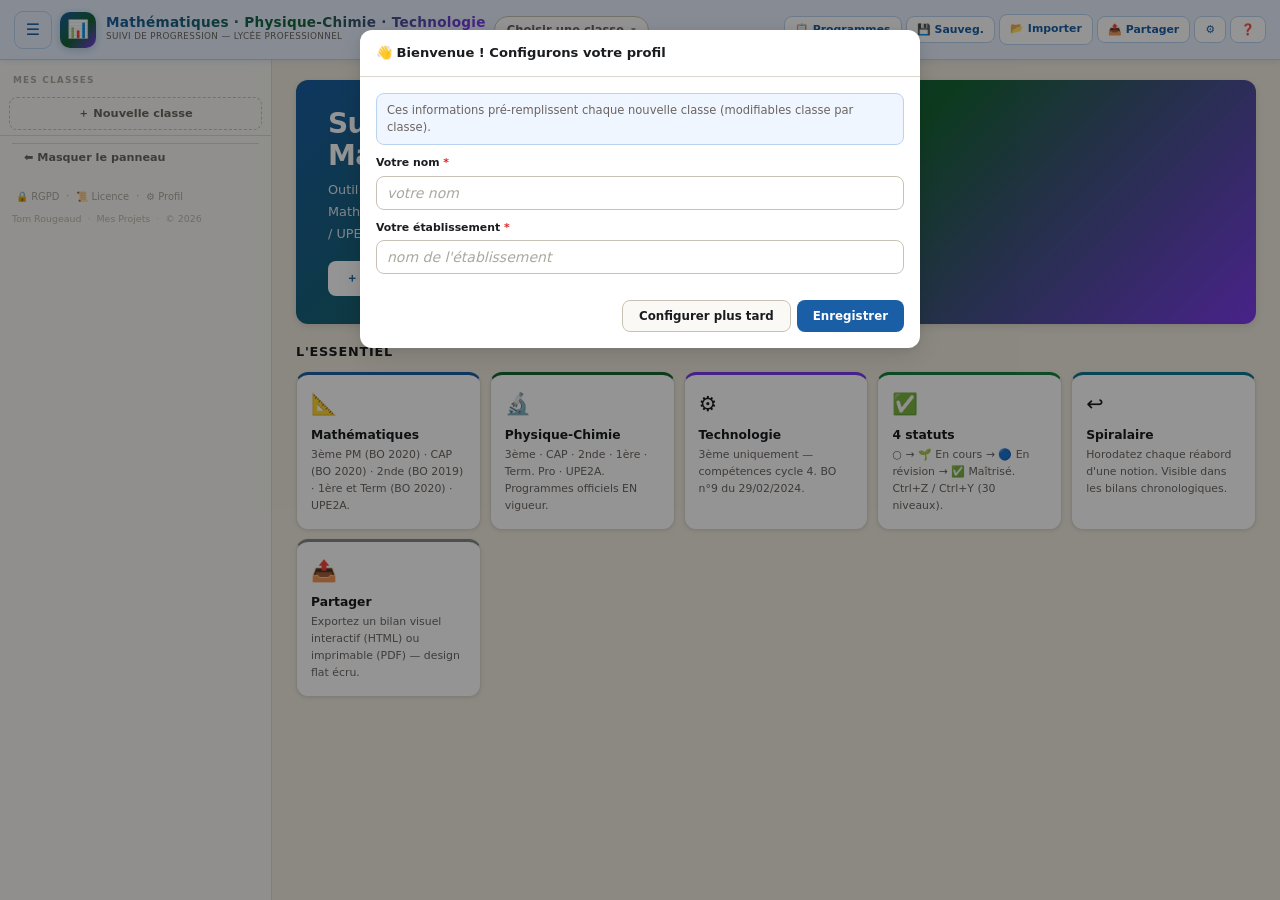
<file: suivi_progression_maths_sciences_techno_8.html>
<!DOCTYPE html>
<html lang="fr">
<head>
<meta charset="UTF-8">
<meta name="viewport" content="width=device-width,initial-scale=1.0">
<title>Suivi de Progression — Mathématiques · Sciences · Techno</title>
<link rel="icon" type="image/svg+xml" href="[data-uri]">
<style>:root{
  /* Palette générale */
  --bg-main:#f0ebe0;--bg-hdr:#e8f1ff;--bg-sb:#f7f6f2;
  --sf:#fff;--sf2:#faf9f6;--bd:#ddd8ce;--bd2:#c8c2b6;
  --text:#1a1c1f;--dim:#6b6560;--lt:#aaa89f;
  --sh1:0 1px 3px rgba(0,0,0,.06),0 1px 6px rgba(0,0,0,.04);
  --sh2:0 3px 10px rgba(0,0,0,.08),0 1px 4px rgba(0,0,0,.04);
  --sh3:0 8px 28px rgba(0,0,0,.12),0 2px 8px rgba(0,0,0,.06);
  --r:12px;--r2:8px;--r3:5px;--sw:272px;--hh:60px;

  /* Maths — bleu */
  --m:#1a5fa5;--m-bg:#eef4fc;--m-mid:#bad3f0;--m-dk:#13478a;--m-zone:#f0f6ff;--m-hd:#dbeafe;
  /* PC — vert */
  --pc:#166534;--pc-bg:#dcfce7;--pc-mid:#86efac;--pc-dk:#14532d;--pc-zone:#f0fdf4;--pc-hd:#bbf7d0;
  /* Techno — violet */
  --t:#7c3aed;--t-bg:#f5f3ff;--t-mid:#ddd6fe;--t-dk:#5b21b6;--t-zone:#faf5ff;--t-hd:#ede9fe;
  /* Statuts */
  --s-amber:#b45309;--s-amber-bg:#fef3c7;--s-blue:#5b21b6;--s-blue-bg:#ede9fe;
  --s-green:#15803d;--s-green-bg:#dcfce7;
  --red:#dc2626;--red-bg:#fee2e2;--amber:#d97706;--amber-bg:#fef3c7;
  --ora:#ea580c;--ora-bg:#fff7ed;--teal:#0e7490;--teal-bg:#ecfeff;
}
*,*::before,*::after{box-sizing:border-box;margin:0;padding:0}
html,body{height:100%;overflow-x:hidden}
body{font-family:-apple-system,BlinkMacSystemFont,'Segoe UI',system-ui,sans-serif;background:var(--bg-main);color:var(--text);font-size:14px;line-height:1.5}
button{cursor:pointer;font-family:inherit;transition:all .15s}
input,select,textarea{font-family:inherit;font-size:14px}
input::placeholder,textarea::placeholder{font-style:italic;color:var(--lt)}
a{color:var(--m)}
::-webkit-scrollbar{width:4px;height:4px}::-webkit-scrollbar-thumb{background:var(--bd2);border-radius:2px}

/* ── HEADER ── */
.hdr{position:fixed;top:0;left:0;right:0;height:var(--hh);background:var(--bg-hdr);border-bottom:1.5px solid var(--m-mid);display:flex;align-items:center;gap:8px;padding:0 14px;z-index:300;box-shadow:0 1px 6px rgba(26,95,165,.12)}
.ham{width:38px;height:38px;display:flex;align-items:center;justify-content:center;background:none;border:1.5px solid var(--m-mid);border-radius:9px;font-size:1rem;flex-shrink:0;color:var(--m)}
.ham:hover{background:var(--m-bg);border-color:var(--m)}
.logo{display:flex;align-items:center;gap:10px;flex-shrink:0;cursor:pointer}
.logo-ico{width:36px;height:36px;background:linear-gradient(135deg,var(--m) 0%,var(--pc) 55%,var(--t) 100%);border-radius:10px;display:flex;align-items:center;justify-content:center;font-size:1.1rem;flex-shrink:0;box-shadow:0 2px 8px rgba(26,95,165,.28)}
.logo-txt{display:flex;flex-direction:column}
.logo-name{font-size:.85rem;font-weight:900;letter-spacing:.02em;line-height:1.1;white-space:nowrap;background:linear-gradient(90deg,var(--m),var(--pc),var(--t));-webkit-background-clip:text;-webkit-text-fill-color:transparent;background-clip:text}
.logo-sub{font-size:.55rem;font-weight:500;color:var(--dim);letter-spacing:.04em;text-transform:uppercase}
.hdr-chips{flex:1;min-width:0;overflow-x:auto;display:flex;align-items:center;gap:5px;padding:0 8px;scrollbar-width:none}
.hdr-chips::-webkit-scrollbar{display:none}
.chip{flex-shrink:0;display:inline-flex;align-items:center;gap:5px;padding:5px 12px;border-radius:20px;border:1.5px solid var(--bd2);font-size:.68rem;font-weight:600;cursor:pointer;background:var(--sf);color:var(--dim);white-space:nowrap;max-width:200px}
.chip:hover{border-color:var(--m);color:var(--m)}.chip.act{font-weight:700}
.chip .dot{width:6px;height:6px;border-radius:50%;flex-shrink:0}
.chip-lbl{overflow:hidden;text-overflow:ellipsis;white-space:nowrap;max-width:130px}
.chip-add{flex-shrink:0;padding:5px 10px;border-radius:20px;border:1.5px dashed var(--bd2);background:none;color:var(--dim);font-size:.68rem;font-weight:600;cursor:pointer;white-space:nowrap}
.chip-add:hover{border-color:var(--m);color:var(--m)}
.hdr-acts{display:flex;align-items:center;gap:4px;flex-shrink:0}
.hbtn{padding:6px 10px;border-radius:var(--r2);border:1px solid var(--m-mid);background:var(--sf);color:var(--m);font-size:.68rem;font-weight:600;white-space:nowrap;display:flex;align-items:center;gap:4px}
.hbtn:hover{background:var(--m-bg);border-color:var(--m)}

/* ── UNDO BAR ── */
.undo-bar{display:none;position:fixed;bottom:16px;left:50%;transform:translateX(-50%);background:#222;color:#fff;font-size:.72rem;padding:7px 16px;border-radius:20px;z-index:600;gap:10px;align-items:center;box-shadow:var(--sh2)}
.undo-bar.on{display:flex}
.ub-btn{background:rgba(255,255,255,.12);border:1px solid rgba(255,255,255,.25);color:#fff;font-size:.66rem;padding:3px 10px;border-radius:12px;cursor:pointer}

/* ── SIDEBAR ── */
.sb-bg{display:none;position:fixed;inset:0;background:rgba(0,0,0,.36);z-index:199}
.sb-bg.on{display:block}
.sidebar{position:fixed;top:var(--hh);left:0;width:var(--sw);height:calc(100vh - var(--hh));background:var(--bg-sb);border-right:1px solid var(--bd);display:flex;flex-direction:column;z-index:200;transition:transform .25s ease,width .25s ease}
.sidebar.collapsed{transform:translateX(-100%)}
.sb-toggle-btn{position:fixed;top:calc(var(--hh) + 12px);left:12px;z-index:201;display:none;align-items:center;gap:6px;padding:7px 12px;background:var(--sf);border:1.5px solid var(--m-mid);border-radius:20px;font-size:.71rem;font-weight:700;color:var(--m);box-shadow:var(--sh2);cursor:pointer;white-space:nowrap}
.sb-toggle-btn:hover{background:var(--m-bg)}
.sidebar.collapsed~.sb-toggle-btn,.body-collapsed .sb-toggle-btn{display:flex}
.sb-scroll{flex:1;overflow-y:auto;padding-bottom:6px}
.sb-sec-lbl{font-size:.56rem;font-weight:700;letter-spacing:.13em;text-transform:uppercase;color:var(--lt);padding:14px 13px 5px}
.sb-mobile-acts{display:none;padding:8px;border-bottom:1px solid var(--bd);gap:5px;flex-wrap:wrap}
.sbact{display:flex;align-items:center;gap:4px;padding:7px 9px;border-radius:var(--r2);border:1px solid var(--bd2);background:var(--sf);color:var(--dim);font-size:.69rem;font-weight:600;cursor:pointer;flex:1;min-width:90px;justify-content:center}
.sbact:hover{border-color:var(--m);color:var(--m)}
/* Sidebar collapse button inside sidebar */
.sb-collapse-btn{display:flex;align-items:center;gap:5px;padding:7px 12px;background:none;border:none;border-top:1px solid var(--bd);font-size:.7rem;font-weight:600;color:var(--dim);cursor:pointer;width:100%;text-align:left}
.sb-collapse-btn:hover{background:var(--bg-main);color:var(--m)}

/* Class cards */
.scc{margin:4px 9px;padding:10px 12px;background:var(--sf);border:1.5px solid var(--bd);border-radius:var(--r2);cursor:pointer;transition:border-color .15s;box-shadow:var(--sh1)}
.scc:hover{border-color:var(--bd2)}
.scc-head{display:flex;align-items:center;gap:7px;margin-bottom:6px}
.scc-dot{width:8px;height:34px;border-radius:3px;flex-shrink:0}
.scc-info{flex:1;min-width:0}
.scc-name{font-size:.8rem;font-weight:700;overflow:hidden;text-overflow:ellipsis;white-space:nowrap}
.scc-meta{font-size:.6rem;color:var(--dim);margin-top:1px}
.scc-acts{display:flex;gap:3px;flex-shrink:0}
.scc-btn{background:rgba(0,0,0,.05);border:1px solid rgba(0,0,0,.1);padding:4px 7px;border-radius:5px;font-size:.62rem;color:var(--dim);cursor:pointer;font-weight:600}
.scc-btn:hover{background:var(--m-bg);border-color:var(--m);color:var(--m)}
.scc-btn.del:hover{background:var(--red-bg);border-color:var(--red);color:var(--red)}
.scc-bars{display:flex;flex-direction:column;gap:4px}
.scc-bar-row{display:flex;align-items:center;gap:6px;font-size:.6rem}
.scc-bar-lbl{width:95px;overflow:hidden;text-overflow:ellipsis;white-space:nowrap;flex-shrink:0}
.scc-bw{flex:1;height:4px;background:var(--bd);border-radius:2px;overflow:hidden}
.scc-b{height:100%;border-radius:2px;transition:width .4s}
.scc-pct{width:28px;text-align:right;font-weight:700;flex-shrink:0}
.sb-add-cls{display:flex;align-items:center;justify-content:center;gap:5px;margin:5px 9px;padding:8px;border:1.5px dashed var(--bd2);border-radius:var(--r2);background:none;color:var(--dim);font-size:.71rem;font-weight:600;cursor:pointer;width:calc(100% - 18px)}
.sb-add-cls:hover{border-color:var(--m);color:var(--m)}

/* Subject sections */
.sb-subj-hdr{display:flex;align-items:center;gap:7px;padding:9px 11px;cursor:pointer;border-left:3px solid transparent;transition:background .12s;user-select:none}
.sb-subj-hdr:hover{background:rgba(0,0,0,.03)}
.sb-subj-hdr.m-subj{--sc:var(--m);--sz:var(--m-zone);--shd:var(--m-hd)}
.sb-subj-hdr.pc-subj{--sc:var(--pc);--sz:var(--pc-zone);--shd:var(--pc-hd)}
.sb-subj-hdr.t-subj{--sc:var(--t);--sz:var(--t-zone);--shd:var(--t-hd)}
.sb-subj-hdr.open{background:var(--shd);border-left-color:var(--sc)}
.sb-subj-ico{font-size:.95rem;flex-shrink:0;width:20px;text-align:center}
.sb-subj-nm{flex:1;font-size:.74rem;font-weight:700;overflow:hidden;text-overflow:ellipsis;white-space:nowrap}
.sb-subj-hdr.open .sb-subj-nm{color:var(--sc)}
.sb-subj-lvl{font-size:.57rem;font-weight:600;padding:1px 7px;border-radius:8px;flex-shrink:0;background:rgba(0,0,0,.07);color:var(--dim)}
.sb-subj-hdr.open .sb-subj-lvl{background:var(--sc);color:#fff}
.sb-subj-pct{font-size:.62rem;font-weight:700;flex-shrink:0}
.sb-subj-hdr.open .sb-subj-pct{color:var(--sc)}
.sb-subj-chev{font-size:.58rem;color:var(--lt);transition:transform .2s;flex-shrink:0}
.sb-subj-hdr.open .sb-subj-chev{transform:rotate(90deg);color:var(--sc)}
.sb-subj-body{display:none;background:var(--sz)}
.sb-subj-hdr.open+.sb-subj-body{display:block}
.nav-row{display:flex;align-items:center;gap:7px;padding:6px 11px 6px 26px;cursor:pointer;border-left:3px solid transparent;transition:background .1s}
.nav-row:hover{background:rgba(0,0,0,.04)}.nav-row.act{border-left-color:var(--sc,var(--m));background:rgba(0,0,0,.06)}
.nav-row.act .nav-nm,.nav-row.act .nav-pc{color:var(--sc,var(--m));font-weight:600}
.nav-ico{font-size:.7rem;flex-shrink:0;width:16px;text-align:center}.nav-nm{flex:1;font-size:.72rem;font-weight:500;color:var(--text)}.nav-pc{font-size:.62rem;font-weight:700;color:var(--dim)}
.nav-del{display:none;font-size:.64rem;padding:2px 5px;border-radius:4px;cursor:pointer;font-weight:700;background:rgba(220,38,38,.08);border:1px solid rgba(220,38,38,.2);color:var(--red)}
.nav-row:hover .nav-del{display:flex;align-items:center}
.nav-prj{display:flex;align-items:center;gap:7px;padding:6px 11px 7px 26px;cursor:pointer;border-left:3px solid transparent;font-size:.72rem;font-weight:500;color:var(--text)}
.nav-prj:hover{background:rgba(0,0,0,.04)}.nav-prj.act{border-left-color:var(--ora);color:var(--ora);font-weight:600;background:rgba(234,88,12,.06)}
.sb-add-dom{display:flex;align-items:center;gap:5px;margin:3px 9px 7px;padding:6px 8px;border:1.5px dashed var(--bd2);border-radius:var(--r2);background:none;color:var(--dim);font-size:.65rem;cursor:pointer;width:calc(100% - 18px)}
.sb-add-dom:hover{border-color:var(--m);color:var(--m)}

/* Sidebar footer — FIXED */
.sb-ft{flex-shrink:0;border-top:1px solid var(--bd);background:var(--bg-sb)}
.sb-ft-links{display:flex;gap:3px;flex-wrap:wrap;padding:8px 12px 6px}
.sb-ftl{font-size:.62rem;color:var(--lt);background:none;border:none;text-align:left;padding:3px 4px;cursor:pointer}
.sb-ftl:hover{color:var(--dim)}
.sb-ft-sep{color:var(--lt);font-size:.6rem;line-height:2}
.sb-cred{font-size:.59rem;color:#c0b8a8;padding:0 12px 8px;display:flex;gap:6px;flex-wrap:wrap;align-items:center}
.sb-cred a{color:#c0b8a8;text-decoration:none}.sb-cred a:hover{color:var(--dim)}
.sb-cred-sep{color:#d8d0c0}

/* ── MAIN ── */
.main{margin-left:var(--sw);margin-top:var(--hh);min-height:calc(100vh - var(--hh));transition:margin-left .25s}
.body-collapsed .main{margin-left:0}

/* Show-sidebar button (when collapsed) */
.show-sb-btn{position:fixed;left:0;top:calc(var(--hh) + 50%);transform:translateY(-50%);z-index:201;display:none;writing-mode:vertical-rl;text-orientation:mixed;padding:12px 6px;background:var(--m);color:#fff;border:none;border-radius:0 8px 8px 0;font-size:.67rem;font-weight:700;cursor:pointer;box-shadow:2px 0 8px rgba(0,0,0,.15);letter-spacing:.08em}
.body-collapsed .show-sb-btn{display:flex}

/* TOP BAR */
.topbar{display:flex;align-items:center;gap:8px;padding:10px 22px;background:var(--sf);border-bottom:1px solid var(--bd);position:sticky;top:var(--hh);z-index:100;flex-wrap:wrap;box-shadow:var(--sh1)}
.topbar.m-bar{background:var(--m-zone);border-bottom-color:var(--m-mid)}
.topbar.pc-bar{background:var(--pc-zone);border-bottom-color:var(--pc-mid)}
.topbar.t-bar{background:var(--t-zone);border-bottom-color:var(--t-mid)}
.back-btn{display:flex;align-items:center;gap:5px;padding:5px 12px;border-radius:20px;border:1.5px solid currentColor;background:none;font-size:.71rem;font-weight:700;cursor:pointer;white-space:nowrap}
.back-btn.m-btn{color:var(--m)}.back-btn.m-btn:hover{background:var(--m-bg)}
.back-btn.pc-btn{color:var(--pc)}.back-btn.pc-btn:hover{background:var(--pc-bg)}
.back-btn.t-btn{color:var(--t)}.back-btn.t-btn:hover{background:var(--t-bg)}
.subj-sw-btn{display:flex;align-items:center;gap:5px;padding:5px 12px;border-radius:20px;border:1.5px solid var(--bd2);background:var(--sf);font-size:.71rem;font-weight:600;color:var(--dim);cursor:pointer;white-space:nowrap}
.subj-sw-btn:hover{border-color:var(--bd);background:var(--sf2)}
.topbar-title{flex:1;font-size:.8rem;font-weight:700;overflow:hidden;text-overflow:ellipsis;white-space:nowrap}
.topbar-title.m-title{color:var(--m)}.topbar-title.pc-title{color:var(--pc)}.topbar-title.t-title{color:var(--t)}

/* CONTENT */
.content{padding:20px 24px}

/* WELCOME */
.welcome-hero{background:linear-gradient(135deg,var(--m) 0%,var(--pc) 55%,var(--t) 100%);border-radius:var(--r);padding:28px 32px;color:#fff;margin-bottom:18px;box-shadow:var(--sh2)}
.welcome-hero h1{font-size:1.75rem;font-weight:900;margin-bottom:7px;line-height:1.15;letter-spacing:-.02em}
.welcome-hero p{font-size:.8rem;opacity:.88;line-height:1.72;max-width:520px;margin-bottom:16px}
.hero-btns{display:flex;gap:8px;flex-wrap:wrap}
.hbtn-hero{padding:9px 18px;border-radius:var(--r2);font-size:.76rem;font-weight:700;cursor:pointer;border:none}
.hbtn-hero.pri{background:#fff;color:var(--m)}.hbtn-hero.pri:hover{background:#eef4fc}
.hbtn-hero.sec{background:rgba(255,255,255,.14);color:#fff;border:1.5px solid rgba(255,255,255,.35)}.hbtn-hero.sec:hover{background:rgba(255,255,255,.24)}

/* CLASS HOME */
.cls-hero{padding:22px 24px;color:#fff}
.subj-grid{display:grid;grid-template-columns:repeat(3,1fr);gap:12px;margin-bottom:18px}
.subj-card{background:var(--sf);border:1.5px solid var(--bd);border-radius:var(--r);padding:18px;cursor:pointer;box-shadow:var(--sh1);transition:box-shadow .18s,transform .14s;position:relative;overflow:hidden}
.subj-card::after{content:'';position:absolute;top:0;left:0;right:0;height:4px;border-radius:var(--r) var(--r) 0 0}
.subj-card.m-card::after{background:var(--m)}.subj-card.pc-card::after{background:var(--pc)}.subj-card.t-card::after{background:var(--t)}
.subj-card:hover{box-shadow:var(--sh2);transform:translateY(-2px)}
.subj-card.disabled{opacity:.4;cursor:default;pointer-events:none}
.sc-ico{font-size:1.7rem;margin-bottom:8px}.sc-name{font-size:.87rem;font-weight:800;margin-bottom:2px}
.sc-name.m-name{color:var(--m)}.sc-name.pc-name{color:var(--pc)}.sc-name.t-name{color:var(--t)}
.sc-lvl{font-size:.63rem;color:var(--dim);margin-bottom:10px}
.sc-bw{height:6px;background:var(--bd);border-radius:3px;overflow:hidden;margin-bottom:4px}
.sc-b{height:100%;border-radius:3px;transition:width .4s}.sc-pct{font-size:.7rem;font-weight:700;margin-bottom:6px}
.sc-stats{display:flex;gap:10px;flex-wrap:wrap}.sc-st{font-size:.61rem;color:var(--dim)}

/* Guide cards */
.guide-grid{display:grid;grid-template-columns:repeat(auto-fill,minmax(155px,1fr));gap:9px;margin-bottom:18px}
.guide-card{background:var(--sf);border:1px solid var(--bd);border-radius:var(--r);padding:14px;box-shadow:var(--sh1)}
.guide-ico{font-size:1.3rem;margin-bottom:6px}.guide-ttl{font-size:.77rem;font-weight:700;margin-bottom:3px}
.guide-txt{font-size:.68rem;color:var(--dim);line-height:1.55}

/* Stats row */
.stats-row{display:grid;grid-template-columns:repeat(4,1fr);gap:8px;margin-bottom:16px}
.stat-c{background:var(--sf);border:1px solid var(--bd);border-radius:var(--r);padding:11px 13px;box-shadow:var(--sh1)}
.stat-n{font-size:1.3rem;font-weight:800;line-height:1}.stat-l{font-size:.6rem;color:var(--dim);margin-top:2px}

/* Subject home */
.subj-hdr{margin-bottom:16px}
.subj-hdr-top{display:flex;align-items:center;gap:12px;margin-bottom:10px}
.subj-hdr-ico{font-size:2.1rem}
.subj-hdr-nm{font-size:1.25rem;font-weight:900;letter-spacing:-.02em}
.subj-hdr-nm.m-title{color:var(--m)}.subj-hdr-nm.pc-title{color:var(--pc)}.subj-hdr-nm.t-title{color:var(--t)}
.subj-hdr-sub{font-size:.71rem;color:var(--dim)}
.subj-prog{display:flex;align-items:center;gap:10px;padding:10px 14px;background:var(--sf);border:1px solid var(--bd);border-radius:var(--r);margin-bottom:14px;box-shadow:var(--sh1)}
.sp-bw{flex:1;height:8px;background:var(--bd);border-radius:4px;overflow:hidden}
.sp-b{height:100%;border-radius:4px;transition:width .4s}
.sp-pct{font-size:.84rem;font-weight:800;min-width:38px;text-align:right}
.sp-inf{font-size:.65rem;color:var(--dim)}

/* Domain grid */
.dom-grid{display:grid;grid-template-columns:repeat(3,1fr);gap:10px;margin-bottom:16px}
.dcard{background:var(--sf);border:1px solid var(--bd);border-radius:var(--r);padding:15px;cursor:pointer;box-shadow:var(--sh1);transition:box-shadow .17s,transform .13s;border-left:4px solid transparent}
.dcard.m-dcard{border-left-color:var(--m)}.dcard.pc-dcard{border-left-color:var(--pc)}.dcard.t-dcard{border-left-color:var(--t)}
.dcard:hover{box-shadow:var(--sh2);transform:translateY(-1px)}
.dc-ico{font-size:1.25rem;margin-bottom:5px}.dc-nm{font-size:.8rem;font-weight:700;margin-bottom:3px;line-height:1.3}
.dc-sb{font-size:.62rem;color:var(--dim);margin-bottom:8px}
.bw{height:5px;background:var(--bd);border-radius:3px;overflow:hidden}.b{height:100%;border-radius:3px;transition:width .4s}
.dc-pct{font-size:.66rem;font-weight:700;margin-top:3px}
.dc-pct.m-pct{color:var(--m)}.dc-pct.pc-pct{color:var(--pc)}.dc-pct.t-pct{color:var(--t)}

/* Domain view */
.dom-header{padding:16px 0 12px;border-bottom:1px solid var(--bd);margin-bottom:14px}
.dom-tag{display:inline-flex;align-items:center;gap:5px;font-size:.58rem;font-weight:700;letter-spacing:.07em;text-transform:uppercase;padding:3px 10px;border-radius:20px;margin-bottom:7px}
.dom-ttl{font-size:1.15rem;font-weight:900;margin-bottom:4px;letter-spacing:-.02em}
.dom-desc{font-size:.74rem;color:var(--dim);max-width:580px;line-height:1.65;margin-bottom:10px}
.dom-prog{display:flex;align-items:center;gap:9px}
.dp-bw{max-width:220px;flex:1;height:7px;background:var(--bd);border-radius:4px;overflow:hidden}
.dp-b{height:100%;border-radius:4px;transition:width .4s}
.dp-pct{font-size:.84rem;font-weight:800}.dp-inf{font-size:.63rem;color:var(--dim)}

/* Legend */
.legend{display:flex;gap:12px;flex-wrap:wrap;padding:8px 12px;background:var(--sf);border:1px solid var(--bd);border-radius:var(--r2);margin-bottom:10px;box-shadow:var(--sh1)}
.li{display:flex;align-items:center;gap:4px;font-size:.62rem;color:var(--dim)}
.ldot{width:7px;height:7px;border-radius:2px;flex-shrink:0}

/* Modules */
.mc{background:var(--sf);border:1px solid var(--bd);border-radius:var(--r);margin-bottom:8px;box-shadow:var(--sh1);overflow:hidden}
.mc:hover{box-shadow:var(--sh2)}
.mc-hd{display:flex;align-items:center;gap:9px;padding:11px 13px;cursor:pointer;user-select:none}
.mc-ico{width:32px;height:32px;border-radius:8px;display:flex;align-items:center;justify-content:center;font-size:.8rem;flex-shrink:0}
.mc-inf{flex:1;min-width:0}
.mc-nm{font-weight:700;font-size:.82rem;margin-bottom:1px;line-height:1.3}
.mc-note{font-size:.59rem;color:var(--dim);margin-bottom:3px}
.mc-bw{width:100px;height:4px;background:var(--bd);border-radius:2px;overflow:hidden}
.mc-b{height:100%;border-radius:2px;transition:width .4s}
.mc-rt{display:flex;align-items:center;gap:3px;flex-shrink:0}
.mc-pct{font-size:.72rem;font-weight:700;min-width:28px;text-align:right}
.mc-all{display:flex;align-items:center;gap:2px;font-size:.6rem;font-weight:700;color:var(--s-green);padding:4px 8px;border-radius:5px;background:rgba(21,128,61,.1);border:1px solid rgba(21,128,61,.25);cursor:pointer;white-space:nowrap}
.mc-all:hover{background:var(--s-green-bg)}
.ev-btn{display:flex;align-items:center;gap:3px;font-size:.6rem;font-weight:600;color:var(--dim);padding:4px 7px;border-radius:5px;background:rgba(0,0,0,.05);border:1px solid rgba(0,0,0,.1);cursor:pointer}
.ev-btn:hover,.ev-btn.on{background:var(--s-green-bg);border-color:var(--s-green);color:var(--s-green)}
.mc-act{background:rgba(0,0,0,.05);border:1px solid rgba(0,0,0,.1);color:var(--dim);font-size:.7rem;padding:4px 7px;border-radius:5px;cursor:pointer;font-weight:600;line-height:1}
.mc-act:hover{background:var(--m-bg);border-color:var(--m);color:var(--m)}
.mc-act.del:hover{background:var(--red-bg);border-color:var(--red);color:var(--red)}
.mc-chev{color:var(--lt);font-size:.62rem;transition:transform .2s;flex-shrink:0}
.mc.open .mc-chev{transform:rotate(90deg)}
.mc-body{display:none;border-top:1px solid var(--bd);padding:8px 12px 12px}
.mc.open .mc-body{display:block}
.mc-body.m-zone{background:var(--m-zone)}.mc-body.pc-zone{background:var(--pc-zone)}.mc-body.t-zone{background:var(--t-zone)}

/* Sections */
.sec-hd{display:flex;align-items:center;gap:4px;padding:8px 0 4px}
.sec-ttl{font-size:.57rem;font-weight:700;letter-spacing:.1em;text-transform:uppercase;color:var(--dim);flex:1}
.sec-btn{font-size:.65rem;padding:3px 6px;border-radius:4px;cursor:pointer;font-weight:700;border:1px solid}
.sec-btn.add{color:var(--m);background:rgba(26,95,165,.09);border-color:rgba(26,95,165,.22)}
.sec-btn.del{color:var(--red);background:rgba(220,38,38,.09);border-color:rgba(220,38,38,.22)}
.sec-btn.edt{color:var(--amber);background:rgba(217,119,6,.09);border-color:rgba(217,119,6,.22)}

/* Notions */
.nr{display:flex;align-items:flex-start;gap:7px;padding:3px 4px;border-radius:4px;transition:background .1s}
.nr:hover{background:rgba(0,0,0,.04)}
.nr.diagram-row{background:rgba(124,58,237,.04);border-left:2.5px solid rgba(124,58,237,.3);padding-left:7px}
.nr.diagram-row:hover{background:rgba(124,58,237,.08)}
.sts{width:20px;height:20px;border-radius:5px;border:1.5px solid var(--bd2);background:var(--sf);flex-shrink:0;margin-top:2px;display:flex;align-items:center;justify-content:center;font-size:.52rem;cursor:pointer}
.sts:hover{transform:scale(1.1)}.sts.s1{border-color:var(--s-amber);background:var(--s-amber-bg);color:var(--s-amber)}.sts.s2{border-color:var(--s-blue);background:var(--s-blue-bg);color:var(--s-blue)}.sts.s3{border-color:var(--s-green);background:var(--s-green-bg);color:var(--s-green)}
.mtxt{font-size:.75rem;line-height:1.5;flex:1}.mtxt.done{color:var(--lt);text-decoration:line-through}
.nedit-inp{flex:1;font-size:.74rem;padding:2px 6px;border:1.5px solid var(--m);border-radius:4px;background:#fff;outline:none;display:none}
.nr.editing .mtxt{display:none}.nr.editing .nedit-inp{display:block}
.nmeta{display:flex;flex-direction:column;align-items:flex-end;gap:2px;flex-shrink:0}
.nbg{font-size:.52rem;padding:1px 5px;border-radius:6px;font-weight:600;white-space:nowrap}
.nb0{display:none}.nb1{background:var(--s-amber-bg);color:var(--s-amber)}.nb2{background:var(--s-blue-bg);color:var(--s-blue)}.nb3{background:var(--s-green-bg);color:var(--s-green)}
.ndate{font-size:.52rem;color:var(--lt)}
.nspiral-wrap{display:flex;flex-direction:column;gap:1px}
.nspiral{font-size:.52rem;color:var(--teal);background:var(--teal-bg);padding:1px 5px;border-radius:5px;font-weight:600}
.nr-acts{display:flex;gap:2px;opacity:0;transition:opacity .12s}
.nr:hover .nr-acts{opacity:1}
.nr-act{font-size:.62rem;padding:3px 6px;color:var(--dim);border-radius:4px;cursor:pointer;font-weight:700;border:1px solid rgba(0,0,0,.1);background:rgba(0,0,0,.05);line-height:1}
.nr-act:hover{background:var(--m-bg);border-color:var(--m);color:var(--m)}
.nr-act.del:hover{background:var(--red-bg);border-color:var(--red);color:var(--red)}
.nr-act.spiral.on{background:var(--teal-bg);border-color:var(--teal);color:var(--teal);opacity:1!important}
.add-nr-row{display:flex;align-items:center;gap:5px;padding:5px}
.add-inp{flex:1;padding:5px 8px;border:1px solid var(--bd2);border-radius:var(--r3);font-size:.73rem;background:var(--sf2);outline:none}
.add-inp:focus{border-color:var(--m)}
.add-ok{padding:5px 9px;background:var(--m);color:#fff;border:none;border-radius:var(--r3);font-size:.68rem;font-weight:600;cursor:pointer}
.add-cancel{padding:5px 8px;background:none;border:1px solid var(--bd2);border-radius:var(--r3);font-size:.68rem;color:var(--dim);cursor:pointer}
.add-mod-btn,.add-sec-btn{display:flex;align-items:center;gap:5px;width:100%;padding:7px 10px;border:1.5px dashed var(--bd2);border-radius:var(--r);background:none;color:var(--dim);font-size:.69rem;font-weight:500;cursor:pointer;margin-top:6px}
.add-mod-btn:hover,.add-sec-btn:hover{border-color:var(--m);color:var(--m)}
.add-sec-btn{border-radius:var(--r2);padding:5px 8px;margin-top:3px}

/* Projects */
.prj-grid{display:grid;grid-template-columns:repeat(auto-fill,minmax(225px,1fr));gap:10px;margin-bottom:14px}
.prj-card{background:var(--sf);border:1px solid var(--bd);border-radius:var(--r);padding:14px;box-shadow:var(--sh1);border-left:4px solid var(--t);transition:box-shadow .17s}
.prj-card:hover{box-shadow:var(--sh2)}
.prj-top{display:flex;align-items:flex-start;gap:8px;margin-bottom:7px}
.prj-ico{font-size:1.2rem;flex-shrink:0;margin-top:1px}.prj-nm{font-size:.8rem;font-weight:700;flex:1;line-height:1.3;color:var(--t)}
.prj-theme{font-size:.6rem;font-weight:600;padding:1px 7px;border-radius:10px;background:var(--t-bg);color:var(--t);border:1px solid var(--t-mid)}
.prj-desc{font-size:.7rem;color:var(--dim);line-height:1.5;margin-bottom:7px}
.prj-bw{height:5px;background:var(--bd);border-radius:3px;overflow:hidden;margin-bottom:4px}
.prj-b{height:100%;border-radius:3px;transition:width .4s}
.prj-foot{display:flex;align-items:center;justify-content:space-between}
.prj-status{font-size:.62rem;font-weight:700;padding:2px 8px;border-radius:10px}
.ps0{background:var(--s-amber-bg);color:var(--s-amber)}.ps1{background:var(--t-bg);color:var(--t)}.ps2{background:var(--teal-bg);color:var(--teal)}.ps3{background:var(--s-green-bg);color:var(--s-green)}
.prj-acts{display:flex;gap:3px}
.prj-btn{background:rgba(0,0,0,.05);border:1px solid rgba(0,0,0,.1);color:var(--dim);font-size:.64rem;padding:3px 7px;border-radius:4px;cursor:pointer}
.prj-btn:hover{background:var(--t-bg);border-color:var(--t);color:var(--t)}
.prj-btn.del:hover{background:var(--red-bg);border-color:var(--red);color:var(--red)}

/* Modals */
.overlay{position:fixed;inset:0;background:rgba(0,0,0,.42);z-index:500;display:none;align-items:flex-start;justify-content:center;padding:14px;overflow-y:auto}
.overlay.on{display:flex}
.modal{background:var(--sf);border-radius:var(--r);width:100%;max-width:560px;box-shadow:var(--sh3);margin-top:16px}
.modal.lg{max-width:820px}
.mhd{padding:13px 16px;border-bottom:1px solid var(--bd);display:flex;align-items:center;gap:8px}
.mhd-t{font-size:.82rem;font-weight:700;flex:1}
.mx{background:rgba(0,0,0,.05);border:1px solid rgba(0,0,0,.1);font-size:.78rem;color:var(--dim);padding:4px 9px;border-radius:5px;cursor:pointer;font-weight:700}
.mx:hover{background:var(--red-bg);color:var(--red);border-color:var(--red)}
.mbody{padding:16px;overflow-y:auto;max-height:74vh}
.mft{padding:0 16px 16px;display:flex;gap:6px;justify-content:flex-end;flex-wrap:wrap}
.mb{padding:8px 16px;border-radius:var(--r2);border:none;font-size:.74rem;font-weight:600;cursor:pointer}
.mb-p{background:var(--m);color:#fff}.mb-p:hover{background:var(--m-dk)}
.mb-g{background:var(--pc);color:#fff}.mb-g:hover{background:var(--pc-dk)}
.mb-v{background:var(--t);color:#fff}.mb-v:hover{background:var(--t-dk)}
.mb-s{background:var(--sf2);border:1.5px solid var(--bd2);color:var(--text)}.mb-s:hover{border-color:var(--m);color:var(--m)}
.fg{display:flex;flex-direction:column;gap:4px;margin-bottom:10px}
.fg label{font-size:.68rem;font-weight:600}
.fg input,.fg select,.fg textarea{padding:8px 10px;border:1.5px solid var(--bd2);border-radius:var(--r2);background:var(--sf);color:var(--text)}
.fg input:focus,.fg select:focus,.fg textarea:focus{outline:none;border-color:var(--m)}
.fg textarea{min-height:60px;resize:vertical}
.fg2{display:grid;grid-template-columns:1fr 1fr;gap:10px}
.cpick{display:flex;flex-wrap:wrap;gap:7px;margin-top:4px}
.cpsw{width:25px;height:25px;border-radius:50%;cursor:pointer;border:3px solid transparent}
.cpsw:hover{transform:scale(1.12)}
/* Subject picker */
.subj-row{border:1.5px solid var(--bd);border-radius:var(--r2);padding:10px 12px;margin-bottom:8px;transition:all .15s}
.subj-row.m-row.active{border-color:var(--m);background:var(--m-bg)}.subj-row.pc-row.active{border-color:var(--pc);background:var(--pc-bg)}.subj-row.t-row.active{border-color:var(--t);background:var(--t-bg)}
.subj-row-top{display:flex;align-items:center;gap:9px}
.subj-ico{font-size:1.1rem;flex-shrink:0}.subj-nm-modal{flex:1;font-size:.79rem;font-weight:700}
.subj-ck{width:20px;height:20px;border-radius:5px;border:1.5px solid var(--bd2);background:var(--sf);display:flex;align-items:center;justify-content:center;font-size:.7rem;cursor:pointer;flex-shrink:0}
.m-row .subj-ck.on{background:var(--m);border-color:var(--m);color:#fff}.pc-row .subj-ck.on{background:var(--pc);border-color:var(--pc);color:#fff}.t-row .subj-ck.on{background:var(--t);border-color:var(--t);color:#fff}
.subj-lvl-pick{display:none;margin-top:8px;padding-top:8px;border-top:1px solid rgba(0,0,0,.08);flex-wrap:wrap;gap:5px}
.subj-row.active .subj-lvl-pick{display:flex}
.lvl-sw{padding:5px 10px;border-radius:20px;border:1.5px solid var(--bd2);background:var(--sf);color:var(--dim);font-size:.69rem;font-weight:600;cursor:pointer}
.m-row .lvl-sw.on{background:var(--m);border-color:var(--m);color:#fff}.pc-row .lvl-sw.on{background:var(--pc);border-color:var(--pc);color:#fff}.t-row .lvl-sw.on{background:var(--t);border-color:var(--t);color:#fff}
/* Profile info in modal */
.profile-hint{display:flex;align-items:center;gap:7px;padding:6px 10px;background:var(--m-zone);border:1px solid var(--m-mid);border-radius:var(--r2);margin-bottom:10px;font-size:.68rem;color:var(--m-dk)}
/* Report */
.rpt-out{border:1px solid var(--bd);border-radius:var(--r2);padding:14px;background:#fff;max-height:420px;overflow-y:auto;margin-top:10px;font-size:.71rem}
/* Help */
.help-sec{margin-bottom:14px}
.help-sec-ttl{font-size:.74rem;font-weight:700;color:var(--m);margin-bottom:5px;padding-bottom:4px;border-bottom:1px solid var(--bd)}
.help-item{display:flex;gap:8px;margin-bottom:6px;font-size:.72rem;line-height:1.6}
.help-item-ico{font-size:.88rem;flex-shrink:0;width:22px;text-align:center}
.prose{font-size:.75rem;line-height:1.75}
.prose h3{font-weight:700;margin:10px 0 4px;font-size:.78rem;color:var(--m)}
.prose p,.prose ul{margin-bottom:6px}.prose ul{margin-left:14px}
/* Settings modal */
.setting-row{display:flex;align-items:center;gap:10px;padding:10px 0;border-bottom:1px solid var(--bd)}
.setting-label{font-size:.74rem;font-weight:600;width:120px;flex-shrink:0}
.setting-val{flex:1;font-size:.74rem;color:var(--text)}

/* Responsive */
@media(max-width:768px){
  .hdr-acts{display:none}.logo-sub{display:none}
  .sidebar{transform:translateX(-100%);z-index:250;box-shadow:var(--sh3)}.sidebar.open{transform:translateX(0)!important}
  .sb-mobile-acts{display:flex}.main{margin-left:0}
  .body-collapsed .show-sb-btn{display:none}
  .stats-row{grid-template-columns:1fr 1fr}.dom-grid{grid-template-columns:1fr 1fr}.subj-grid{grid-template-columns:1fr}
  .fg2{grid-template-columns:1fr}.welcome-hero h1{font-size:1.35rem}.content{padding:12px}
}
@media(max-width:420px){.dom-grid{grid-template-columns:1fr}}
@media(min-width:769px) and (max-width:1100px){:root{--sw:250px}.content{padding:16px 18px}.dom-grid{grid-template-columns:repeat(2,1fr)}}

/* ═══ MODAL PROGRAMMES — design cohérent avec l'appli ═══ */
.prog-tabs{display:flex;gap:6px;margin-bottom:12px;flex-wrap:wrap}
.prog-tab{padding:7px 14px;border-radius:20px;border:1.5px solid var(--bd2);background:var(--sf2);color:var(--dim);font-size:.72rem;font-weight:600;cursor:pointer;transition:all .14s}
.prog-lvls{display:flex;gap:5px;flex-wrap:wrap;margin-bottom:12px}
.prog-lvl{padding:5px 12px;border-radius:20px;border:1.5px solid var(--bd2);background:var(--sf2);color:var(--dim);font-size:.7rem;font-weight:600;cursor:pointer;transition:all .14s}
.prog-body{max-height:58vh;overflow-y:auto;padding-right:2px}
.prog-bo-info{font-size:.62rem;color:var(--lt);font-style:italic;padding:6px 10px;background:var(--sf2);border:1px solid var(--bd);border-radius:var(--r2);margin-bottom:10px}
/* Domain card dans modal */
.pdcard{background:var(--sf);border:1px solid var(--bd);border-radius:var(--r);margin-bottom:9px;box-shadow:var(--sh1);overflow:hidden}
.pdcard-hdr{display:flex;align-items:center;gap:8px;padding:10px 13px;cursor:pointer;user-select:none}
.pdcard-hdr:hover{background:var(--sf2)}
.pdcard-ico{font-size:.95rem;flex-shrink:0}
.pdcard-nm{flex:1;font-size:.8rem;font-weight:700}
.pdcard-chev{font-size:.6rem;color:var(--lt);transition:transform .2s;flex-shrink:0}
.pdcard.open .pdcard-chev{transform:rotate(90deg)}
.pdcard-body{display:none;border-top:1px solid var(--bd);padding:8px 13px 12px}
.pdcard.open .pdcard-body{display:block}
/* Module dans modal */
.pmmod{margin-bottom:8px}
.pmmod-nm{font-size:.75rem;font-weight:700;color:var(--text);margin-bottom:4px;padding:4px 0;border-bottom:1px solid var(--bd)}
.pm-note{font-size:.57rem;color:var(--lt);font-weight:400;margin-left:5px}
/* Section dans modal */
.pmsec-ttl{font-size:.56rem;font-weight:700;letter-spacing:.09em;text-transform:uppercase;color:var(--dim);margin:6px 0 3px}
/* Notion dans modal */
.pmnotion{font-size:.72rem;color:var(--text);padding:3px 0 3px 8px;border-left:2px solid var(--bd);margin-bottom:2px;line-height:1.45;cursor:pointer;transition:background .1s;border-radius:0 3px 3px 0}
.pmnotion:hover{background:var(--sf2);border-left-color:var(--bd2)}
.pmnotion.diag-n{border-left-color:var(--t);background:rgba(124,58,237,.03)}
/* Export items */
.nr.diag-r{background:rgba(124,58,237,.04);border-left:2px solid rgba(124,58,237,.3);padding-left:6px}

/* ═══ FIX : topbar-nav (chips alignées sur une ligne) ═══ */
.topbar{flex-wrap:nowrap;overflow-x:auto}
.topbar-nav{display:flex;align-items:center;gap:8px;flex-wrap:wrap;width:100%}

/* ═══ DROPDOWN CLASSES (header) ═══ */
.cls-dd-wrap{position:relative;flex-shrink:0}
.cls-dd-btn{display:flex;align-items:center;gap:7px;padding:6px 12px;border-radius:20px;border:1.5px solid var(--bd2);background:var(--sf);color:var(--dim);font-size:.72rem;font-weight:700;cursor:pointer;white-space:nowrap;transition:all .15s;max-width:260px}
.cls-dd-btn:hover{border-color:var(--m)}
.hdd-dot{width:8px;height:8px;border-radius:50%;flex-shrink:0}
.hdd-nm{flex:1;overflow:hidden;text-overflow:ellipsis;white-space:nowrap;max-width:160px}
.hdd-si{font-size:.72rem;flex-shrink:0}
.hdd-chev{font-size:.6rem;opacity:.7;flex-shrink:0}
.cls-dd-menu{display:none;position:absolute;top:calc(100% + 7px);left:0;min-width:260px;max-width:340px;background:var(--sf);border:1.5px solid var(--bd);border-radius:var(--r);box-shadow:var(--sh3);z-index:400;overflow:hidden;max-height:380px;overflow-y:auto}
.cls-dd-menu.open{display:block}
.hdd-item{display:flex;align-items:center;gap:9px;padding:9px 12px;cursor:pointer;border-left:3px solid transparent;transition:background .1s}
.hdd-item:hover{background:var(--sf2)}
.hdd-act{font-weight:700}
.hdd-i-dot{width:9px;height:9px;border-radius:50%;flex-shrink:0}
.hdd-i-inf{flex:1;min-width:0}
.hdd-i-nm{display:block;font-size:.76rem;font-weight:600;overflow:hidden;text-overflow:ellipsis;white-space:nowrap}
.hdd-i-yr{font-size:.6rem;color:var(--dim);margin-left:4px}
.hdd-i-si{font-size:.8rem;flex-shrink:0}
.hdd-sep{height:1px;background:var(--bd);margin:3px 0}
.hdd-add{display:flex;align-items:center;gap:5px;padding:9px 12px;width:100%;background:none;border:none;color:var(--m);font-size:.72rem;font-weight:700;cursor:pointer;text-align:left}
.hdd-add:hover{background:var(--m-bg)}

/* ═══ SCC sélectionné (fond 60% opacité) ═══ */
.scc.cls-selected{border-width:2px!important}
.scc.cls-selected .scc-name{font-weight:800}

/* ═══ Color picker compact (sans scroll) ═══ */
.cpick{display:grid;grid-template-columns:repeat(12,1fr);gap:5px;margin-top:4px;max-width:100%}
.cpsw{width:100%;aspect-ratio:1;min-width:0;border-radius:50%;cursor:pointer;border:3px solid transparent}
.cpsw:hover{transform:scale(1.15)}

/* ═══ Validation visuelle champs requis ═══ */
.fg label.req::after{content:' *';color:var(--red)}

/* ═══ SHARE MODAL — cartes alignées, boutons au même niveau ═══ */
.share-grid{display:grid;grid-template-columns:1fr 1fr;gap:10px;align-items:stretch}
.share-card{display:flex;flex-direction:column;padding:12px 13px;border-radius:var(--r);font-size:.72rem}
.share-card-ttl{font-weight:700;margin-bottom:5px;display:flex;align-items:center;gap:5px}
.share-card-desc{color:var(--dim);line-height:1.6;flex:1}
.share-card-btns{display:flex;gap:5px;margin-top:10px}
.share-card-btns .mb{flex:1;font-size:.68rem;padding:7px 8px}

/* ═══ PROGRAMMES — accordéons thème/chapitre (même langage visuel que .mc) ═══ */
.pthm{background:var(--sf);border:1px solid var(--bd);border-radius:var(--r);margin-bottom:8px;box-shadow:var(--sh1);overflow:hidden}
.pthm-hd{display:flex;align-items:center;gap:9px;padding:11px 13px;cursor:pointer;user-select:none}
.pthm-hd:hover{background:var(--sf2)}
.pthm-ico{width:32px;height:32px;border-radius:8px;display:flex;align-items:center;justify-content:center;font-size:.8rem;flex-shrink:0}
.pthm-inf{flex:1;min-width:0}
.pthm-nm{font-weight:700;font-size:.82rem;margin-bottom:1px}
.pthm-note{font-size:.6rem;color:var(--dim)}
.pthm-chev{color:var(--lt);font-size:.62rem;transition:transform .2s;flex-shrink:0}
.pthm.open .pthm-chev{transform:rotate(90deg)}
.pthm-body{display:none;border-top:1px solid var(--bd);padding:8px 12px 10px;background:var(--sf2)}
.pthm.open .pthm-body{display:block}

.pchp{background:var(--sf);border:1px solid var(--bd);border-radius:var(--r2);margin-bottom:6px;overflow:hidden}
.pchp-hd{display:flex;align-items:center;gap:8px;padding:8px 11px;cursor:pointer;user-select:none}
.pchp-hd:hover{background:var(--sf2)}
.pchp-ico{width:26px;height:26px;border-radius:6px;display:flex;align-items:center;justify-content:center;font-size:.7rem;flex-shrink:0}
.pchp-inf{flex:1;min-width:0}
.pchp-nm{font-weight:700;font-size:.74rem}
.pchp-note{font-size:.58rem;color:var(--dim)}
.pchp-chev{color:var(--lt);font-size:.58rem;transition:transform .2s;flex-shrink:0}
.pchp.open .pchp-chev{transform:rotate(90deg)}
.pchp-body{display:none;border-top:1px solid var(--bd);padding:6px 11px 9px}
.pchp.open .pchp-body{display:block}

/* ═══ License/RGPD pages — sections étoffées ═══ */
.prose h4{font-weight:700;margin:8px 0 3px;font-size:.73rem;color:var(--text)}
.prose .cc-badge{display:inline-flex;align-items:center;gap:5px;padding:4px 10px;background:#ebf5ff;border:1px solid #a8d0f0;border-radius:20px;font-size:.68rem;font-weight:600;color:#0c5a9e;margin:4px 0}
.prose ul li{margin-bottom:3px}
.prose .note-box{background:var(--sf2);border:1px solid var(--bd);border-radius:var(--r2);padding:8px 10px;margin:6px 0;font-size:.68rem;color:var(--dim)}


/* ═══ Share modal — checkbox "items non traités" ═══ */
.incl-untreated-row{display:flex;align-items:flex-start;gap:7px;padding:8px 10px;background:var(--sf2);border:1px solid var(--bd);border-radius:var(--r2);margin-bottom:10px;font-size:.71rem;cursor:pointer}
.incl-untreated-row input{margin-top:2px;flex-shrink:0;cursor:pointer}
.incl-untreated-row span{line-height:1.5}
.iu-hint{display:block;font-size:.62rem;color:var(--dim);margin-top:1px;font-weight:400}


/* ═══ Temps consacré — badge + modal ═══ */
.ntime{font-size:.52rem;color:var(--ora);background:rgba(234,88,12,.1);padding:1px 6px;border-radius:5px;font-weight:600;cursor:pointer;white-space:nowrap}
.ntime:hover{background:rgba(234,88,12,.18)}
.tm-row{display:flex;align-items:center;gap:10px}
.tm-row .fg{flex:1;margin-bottom:0}
.tm-sep{font-size:1.1rem;font-weight:700;color:var(--lt);padding-top:18px}

</style>
</head>
<body>
<header class="hdr">
 <button class="ham" onclick="toggleSidebar()" aria-label="Menu">☰</button>
 <div class="logo" onclick="goClsHome()">
  <div class="logo-ico">📊</div>
  <div class="logo-txt">
   <span class="logo-name">Mathématiques · Physique-Chimie · Technologie</span>
   <span class="logo-sub">Suivi de Progression — Lycée Professionnel</span>
  </div>
 </div>
 <div id="hdrCls" style="flex-shrink:0"></div>
 <div style="flex:1"></div>
 <div class="hdr-acts">
  <button class="hbtn" onclick="openProgModal()">📋 <span class="t">Programmes</span></button>
  <button class="hbtn" onclick="saveJSON()">💾 <span class="t">Sauveg.</span></button>
  <label class="hbtn" style="cursor:pointer">📂 <span class="t">Importer</span><input type="file" id="impF" accept=".json" style="display:none" onchange="loadJSON(this)"></label>
  <button class="hbtn" onclick="openShare()">📤 <span class="t">Partager</span></button>
  <button class="hbtn" onclick="openSettings()">⚙️</button>
  <button class="hbtn" onclick="openModal('helpModal')">❓</button>
 </div>
</header>
<button class="show-sb-btn" onclick="showSidebar()" title="Afficher le panneau">▶ Panneau</button>
<div class="sb-bg" id="sbBg" onclick="closeSidebar()"></div>
<nav class="sidebar" id="sidebar">
 <div class="sb-mobile-acts">
  <button class="sbact" onclick="saveJSON();closeSidebar()">💾</button>
  <button class="sbact" onclick="document.getElementById('impF').click();closeSidebar()">📂</button>
  <button class="sbact" onclick="openShare();closeSidebar()">📤</button>
  <button class="sbact" onclick="openProgModal();closeSidebar()">📋</button>
  <button class="sbact" onclick="openModal('helpModal');closeSidebar()">❓</button>
 </div>
 <div class="sb-scroll" id="sbScroll"></div>
</nav>
<main class="main" id="mainArea"></main>
<div class="undo-bar" id="undoBar">
 <span>Historique</span>
 <button class="ub-btn" onclick="doUndo()">↩ Annuler (<span id="undoCount">0</span>)</button>
 <button class="ub-btn" onclick="doRedo()">↪ Rétablir (<span id="redoCount">0</span>)</button>
 <button class="ub-btn" onclick="document.getElementById('undoBar').className='undo-bar'">✕</button>
</div>

<div class="overlay" id="editClsModal" onclick="bgClose(event,'editClsModal')">
<div class="modal"><div class="mhd"><span class="mhd-t" id="editClsTitle">Nouvelle classe</span><button class="mx" onclick="closeModal('editClsModal')">&#10005;</button></div>
<div class="mbody">
<div id="profileInfoHint" class="profile-hint" style="display:none">ℹ️ Pré-rempli depuis votre profil · <button onclick="openSettings()" style="background:none;border:none;color:var(--m);cursor:pointer;text-decoration:underline;font-size:.68rem">Modifier</button></div>
<div class="fg"><label class="req">Nom de la classe</label><input id="cls_name" placeholder="ex : CAP Boulangerie · Groupe 1"></div>
<div class="fg"><label class="req">Couleur de la classe</label><div class="cpick" id="colorPicker"></div></div>
<div class="fg2"><div class="fg"><label class="req">Année scolaire</label><input id="cls_year" placeholder="année en cours"></div><div class="fg"><label class="req">Établissement</label><input id="cls_etab" placeholder="votre établissement"></div></div>
<div class="fg"><label class="req">Enseignant(e)</label><input id="cls_teacher" placeholder="votre nom"></div>
<div class="fg"><label class="req">Matières enseignées</label><div id="subjPicker"></div></div>
<input type="hidden" id="cls_editId">
</div><div class="mft"><button class="mb mb-s" onclick="closeModal('editClsModal')">Annuler</button><button class="mb mb-p" onclick="saveClass()">Enregistrer</button></div></div></div>

<div class="overlay" id="settingsModal" onclick="bgClose(event,'settingsModal')">
<div class="modal"><div class="mhd"><span class="mhd-t">⚙️ Mon profil enseignant</span><button class="mx" onclick="closeModal('settingsModal')">&#10005;</button></div>
<div class="mbody"><div style="font-size:.72rem;color:var(--dim);margin-bottom:10px;padding:8px 10px;background:var(--m-zone);border:1px solid var(--m-mid);border-radius:var(--r2)">Ces informations pré-remplissent chaque nouvelle classe (modifiables classe par classe).</div>
<div class="fg"><label class="req">Votre nom</label><input id="set_teacher" placeholder="votre nom"></div>
<div class="fg"><label class="req">Votre établissement</label><input id="set_etab" placeholder="nom de l'établissement"></div>
</div><div class="mft"><button class="mb mb-s" id="set_skip_btn" style="display:none" onclick="skipFirstRun()">Configurer plus tard</button><button class="mb mb-p" onclick="saveSettings()">Enregistrer</button></div></div></div>

<div class="overlay" id="prjModal" onclick="bgClose(event,'prjModal')">
<div class="modal"><div class="mhd"><span class="mhd-t" id="prjModalTitle">Nouveau projet</span><button class="mx" onclick="closeModal('prjModal')">&#10005;</button></div>
<div class="mbody">
<div style="padding:7px 10px;background:var(--t-bg);border:1px solid var(--t-mid);border-radius:var(--r2);margin-bottom:10px;font-size:.71rem;color:var(--t-dk);font-weight:600">⚙️ Technologie · Projet cycle 4</div>
<div class="fg"><label>Nom du projet *</label><input id="prj_name" placeholder="ex : Robot suiveur de ligne"></div>
<div class="fg2"><div class="fg"><label>Thème</label><select id="prj_theme"><option value="">— thème —</option><option>Robotique</option><option>Domotique</option><option>Objet communicant</option><option>Éco-conception</option><option>Fabrication 3D</option><option>Alarme / Sécurité</option><option>Santé / Sport</option><option>Autre</option></select></div>
<div class="fg"><label>Statut</label><select id="prj_status"><option value="0">💡 Idée / Analyse</option><option value="1">🔨 En conception</option><option value="2">🧪 Prototype / Tests</option><option value="3">✅ Terminé</option></select></div></div>
<div class="fg"><label>Description</label><textarea id="prj_desc" placeholder="Objectif, contraintes…"></textarea></div>
<input type="hidden" id="prjIdx">
</div><div class="mft"><button class="mb mb-s" onclick="closeModal('prjModal')">Annuler</button><button class="mb mb-v" onclick="saveProject()">Enregistrer</button></div></div></div>

<div class="overlay" id="shareModal" onclick="bgClose(event,'shareModal')">
<div class="modal lg"><div class="mhd"><span class="mhd-t">📤 Partager la progression actuelle</span><button class="mx" onclick="closeModal('shareModal')">&#10005;</button></div>
<div class="mbody">
<div class="fg"><label>Classe à exporter</label><select id="shr_cls" onchange="shrClsChange()"><option value="">— choisir —</option></select></div>
<div id="shr_info" style="margin-bottom:10px"></div>
<label class="incl-untreated-row"><input type="checkbox" id="shr_inclUntreated"> <span>Inclure les items non traités <span class="iu-hint">(décoché : seuls les items commencés, en révision ou maîtrisés apparaissent dans l'export thématique)</span></span></label>
<div class="share-grid">
<div class="share-card" style="background:var(--m-zone);border:1px solid var(--m-mid)">
<div class="share-card-ttl" style="color:var(--m)">📊 Thématique</div>
<div class="share-card-desc">Domaines → Modules → Notions. Chaque item avec son statut ✅/🔵/🌱/○, sa date et ses réabords spiralaires — tout est déplié, rien à cliquer.</div>
<div class="share-card-btns"><button class="mb mb-p" onclick="doExportHTML()">⬇️ HTML</button><button class="mb mb-g" onclick="doExportPDF()">🖨️ PDF</button></div>
</div>
<div class="share-card" style="background:var(--teal-bg);border:1px solid var(--teal)">
<div class="share-card-ttl" style="color:var(--teal)">📅 Chronologique</div>
<div class="share-card-desc">Semaine du lundi … au dimanche …, par matière. Idéal pour visualiser ce qui a été traité chaque semaine.</div>
<div class="share-card-btns"><button class="mb" style="background:var(--teal);color:#fff" onclick="doExportWeeklyHTML()">⬇️ HTML</button><button class="mb" style="background:var(--teal);color:#fff" onclick="doExportWeeklyPDF()">🖨️ PDF</button></div>
</div>
</div>
</div><div class="mft"><button class="mb mb-s" onclick="closeModal('shareModal')">Fermer</button></div></div></div>

<div class="overlay" id="timeModal" onclick="bgClose(event,'timeModal')">
<div class="modal"><div class="mhd"><span class="mhd-t">⏱️ Temps consacré</span><button class="mx" onclick="skipTime()">&#10005;</button></div>
<div class="mbody">
<div id="tm_label" style="font-size:.74rem;color:var(--dim);margin-bottom:12px;padding:8px 10px;background:var(--sf2);border-radius:var(--r2);border:1px solid var(--bd)"></div>
<div class="tm-row">
<div class="fg"><label>Heures</label><input type="number" id="tm_h" min="0" value="0" style="text-align:center" oninput="_updateTimePreview()"></div>
<span class="tm-sep">:</span>
<div class="fg"><label>Minutes</label><input type="number" id="tm_m" min="0" max="59" value="0" style="text-align:center" oninput="_updateTimePreview()"></div>
</div>
<div id="tm_preview" style="font-size:.7rem;color:var(--m);margin-top:8px;font-weight:600;min-height:14px"></div>
</div>
<div class="mft"><button class="mb mb-s" onclick="skipTime()">Ignorer</button><button class="mb mb-p" onclick="confirmTime()">Enregistrer</button></div>
</div></div>
<div class="overlay" id="progModal" onclick="bgClose(event,'progModal')">
<div class="modal lg"><div class="mhd"><span class="mhd-t">📋 Consulter les programmes officiels</span><button class="mx" onclick="closeModal('progModal')">&#10005;</button></div>
<div class="mbody">
<div class="prog-tabs" id="progTabs"></div>
<div class="prog-lvls" id="progLvls"></div>
<div class="prog-body" id="progBody"></div>
</div><div class="mft"><button class="mb mb-s" onclick="closeModal('progModal')">Fermer</button></div></div></div>

<div class="overlay" id="helpModal" onclick="bgClose(event,'helpModal')">
<div class="modal lg"><div class="mhd"><span class="mhd-t">❓ Guide d'utilisation</span><button class="mx" onclick="closeModal('helpModal')">&#10005;</button></div>
<div class="mbody">
<div class="help-sec"><div class="help-sec-ttl">🚀 Démarrage</div>
<div class="help-item"><span class="help-item-ico">📚</span><span>Menu déroulant en haut → sélectionnez ou créez une classe.</span></div>
<div class="help-item"><span class="help-item-ico">↕️</span><span>Dans la sidebar, cliquez une matière pour déplier/replier son programme.</span></div>
<div class="help-item"><span class="help-item-ico">○</span><span>Cliquez ○ sur une notion : ○ → 🌱 → 🔵 → ✅. Ctrl+Z annule.</span></div>
<div class="help-item"><span class="help-item-ico">✓</span><span>✓ Maîtrisé sur un module → tout à ✅. Re-cliquer → tout à ○.</span></div>
<div class="help-item"><span class="help-item-ico">⬅</span><span>Bouton ⬅ Masquer le panneau (bas de sidebar) ou ☰ (PC) pour gagner de la place.</span></div>
</div>
<div class="help-sec"><div class="help-sec-ttl">📤 Exports</div>
<div class="help-item"><span class="help-item-ico">📊</span><span>Thématique : toutes les notions par domaine/module avec statut.</span></div>
<div class="help-item"><span class="help-item-ico">📅</span><span>Chronologique : items travaillés par semaine (lundi→dimanche).</span></div>
</div>
</div><div class="mft"><button class="mb mb-s" onclick="closeModal('helpModal')">Fermer</button></div></div></div>

<div class="overlay" id="privModal" onclick="bgClose(event,'privModal')">
<div class="modal lg"><div class="mhd"><span class="mhd-t">🔒 Confidentialité &amp; RGPD</span><button class="mx" onclick="closeModal('privModal')">&#10005;</button></div>
<div class="mbody"><div class="prose">

<h3>1. Aucune collecte, aucun serveur</h3>
<p>Cette application est un fichier HTML autonome. Elle ne communique avec aucun serveur, ne charge aucune ressource externe au moment de l'usage, et ne dépend d'aucun compte ou connexion. Tout fonctionne entièrement dans votre navigateur, y compris hors connexion une fois le fichier ouvert.</p>

<h3>2. Où sont stockées les données ?</h3>
<p>Toutes les données que vous saisissez (classes, progressions, statuts de notions, projets, profil enseignant) sont enregistrées exclusivement dans le <b>localStorage</b> de votre navigateur, sur votre propre appareil.</p>
<ul>
<li><code>spmst_v1</code> — classes, progressions, statuts, dates, réabords spiralaires, projets</li>
<li><code>spmst_profile</code> — votre nom et votre établissement (profil par défaut)</li>
</ul>
<div class="note-box">Le localStorage est propre à chaque navigateur et à chaque appareil. Si vous changez d'ordinateur, de navigateur, ou videz le cache, les données ne se transfèrent pas automatiquement — utilisez l'export 💾 JSON pour les transporter.</div>

<h4>Pourquoi aucune donnée personnelle d'élève ne doit être saisie</h4>
<p>L'application est conçue pour suivre une <b>progression pédagogique anonymisée</b> (par classe entière, pas par élève nommé). Elle ne propose volontairement aucun champ "nom d'élève", "note individuelle" ou "appréciation nominative". Conformément au principe de minimisation des données du RGPD (article 5.1.c), évitez d'ajouter ce type d'information dans les champs libres (noms de modules personnalisés, descriptions de projets, etc.).</p>

<h3>3. Aucune télémétrie, aucun traceur</h3>
<p>L'application ne contient aucun script de mesure d'audience, aucun cookie tiers, aucun pixel de suivi, aucune requête réseau analytique. Aucune information sur votre usage (pages visitées, durée, fréquence) n'est transmise à qui que ce soit, y compris à l'auteur de l'outil.</p>

<h3>4. Exports et partage</h3>
<p>Les fonctions 📤 <b>Partager</b> génèrent des fichiers HTML ou PDF <b>statiques</b>, téléchargés localement sur votre appareil. Ces fichiers sont des photographies de la progression au moment de l'export — ils ne se mettent pas à jour automatiquement et ne sont transmis nulle part par l'application elle-même. Vous restez seul responsable de leur diffusion (ENT, mail, impression) si vous choisissez de les partager.</p>

<h3>5. Sauvegarde et portabilité</h3>
<p>Le localStorage peut être effacé involontairement (nettoyage de l'historique de navigation, réinitialisation du navigateur, changement d'appareil). Il est recommandé d'utiliser régulièrement le bouton <b>💾 Sauvegarder</b> pour exporter un fichier JSON de secours, et de le réimporter via <b>📂 Importer</b> en cas de besoin ou de changement de poste.</p>

<h3>6. Vos droits</h3>
<p>Puisqu'aucune donnée ne quitte votre appareil et que l'éditeur de l'outil n'a accès à aucune information saisie, les droits d'accès, de rectification et d'effacement prévus par le RGPD (articles 15 à 17) s'exercent directement par vous-même, localement : vous pouvez à tout moment consulter, modifier ou supprimer toute donnée via l'interface, ou effacer entièrement le localStorage de votre navigateur pour ce site.</p>

</div></div><div class="mft"><button class="mb mb-s" onclick="closeModal('privModal')">Fermer</button></div></div></div>

<div class="overlay" id="licModal" onclick="bgClose(event,'licModal')">
<div class="modal lg"><div class="mhd"><span class="mhd-t">📜 Licence &amp; Crédits</span><button class="mx" onclick="closeModal('licModal')">&#10005;</button></div>
<div class="mbody"><div class="prose">

<h3>Suivi de Progression — Mathématiques · Physique-Chimie · Technologie</h3>
<p>Outil pédagogique gratuit, standalone (un seul fichier HTML, aucune installation), destiné aux enseignants de la voie professionnelle pour suivre la progression de leurs classes par rapport aux programmes officiels en vigueur.</p>

<h3>Licence — CC BY-NC-SA 4.0</h3>
<div class="cc-badge">🔗 Creative Commons Attribution – Pas d'Utilisation Commerciale – Partage dans les Mêmes Conditions 4.0</div>
<p>Cette œuvre est mise à disposition selon les termes de la licence <a href="http://creativecommons.org/licenses/by-nc-sa/4.0/deed.fr" target="_blank">CC BY-NC-SA 4.0</a>. En résumé, vous êtes autorisé à :</p>
<ul>
<li><b>Partager</b> — copier, distribuer et communiquer le fichier par tous moyens et sous tous formats ;</li>
<li><b>Adapter</b> — remixer, transformer et créer à partir du matériel (ajouter des chapitres, modifier la mise en forme, l'intégrer à votre pratique de classe) ;</li>
</ul>
<p>selon les conditions suivantes :</p>
<ul>
<li><b>Attribution</b> — vous devez créditer l'œuvre, intégrer un lien vers la licence et indiquer si des modifications ont été effectuées. Vous devez le faire de manière raisonnable, sans suggérer que l'auteur vous soutient ou soutient la façon dont vous avez utilisé l'œuvre ;</li>
<li><b>Pas d'utilisation commerciale</b> — vous n'êtes pas autorisé à faire un usage commercial de cette œuvre, tout ou partie du matériel la composant (vente, formation payante, intégration dans un produit commercial) ;</li>
<li><b>Partage dans les mêmes conditions</b> — dans le cas où vous effectuez un remix, que vous transformez, ou créez à partir du matériel composant l'œuvre originale, vous devez diffuser l'œuvre modifiée dans les mêmes conditions, c'est-à-dire avec la même licence avec laquelle l'œuvre originale a été diffusée.</li>
</ul>
<div class="note-box">Cette licence ne s'applique qu'au code et à la structure de l'outil. Les <b>programmes officiels</b> cités (textes du Bulletin officiel de l'Éducation nationale) restent la propriété de l'État français et sont reproduits ici à des fins pédagogiques et de référence, conformément à leur statut de documents administratifs librement réutilisables.</div>

<h3>Programmes officiels de référence</h3>
<h4>Mathématiques</h4>
<p>3ème Prépa-Métiers : BO n°31 du 30/07/2020 · CAP : BO n°30 du 23/07/2020 · 2nde Pro : BO spécial n°5 du 11/04/2019 · 1ère et Terminale Pro : BO spécial n°1 du 06/02/2020.</p>
<h4>Physique-Chimie</h4>
<p>3ème : BO spécial n°11 du 26/11/2015 (cycle 4) · CAP : BO n°30 du 23/07/2020 · 2nde/1ère/Term Pro : BO spécial n°2 du 19/02/2009.</p>
<h4>Technologie</h4>
<p>3ème (cycle 4) : BO n°9 du 29 février 2024.</p>

<h3>Avertissement</h3>
<p>Cet outil est une aide au suivi pédagogique et ne remplace ni le jugement professionnel de l'enseignant, ni les documents officiels qu'il convient toujours de consulter en cas de doute (Éduscol, BO en vigueur). L'auteur ne saurait être tenu responsable d'une éventuelle erreur de retranscription des programmes — toute correction ou suggestion est bienvenue.</p>

<h3>Auteur</h3>
<p>© 2026 <a href="https://www.linkedin.com/in/tomrougeaud/" target="_blank">Tom Rougeaud</a> · <a href="https://tom-rougeaud.github.io/casier-tom-rougeaud" target="_blank">Mes Projets</a></p>
<p style="font-size:.62rem;color:var(--lt)">Développé pour un usage en lycée professionnel. Suggestions et retours bienvenus via LinkedIn.</p>

</div></div><div class="mft"><button class="mb mb-s" onclick="closeModal('licModal')">Fermer</button></div></div></div>

<script>const CUR_MATHS={"troisieme_pm":[{"id":"pm0","label":"Automatismes","icon":"⚡","color":"#1d4ed8","desc":"Liste officielle des automatismes attendus en 3ème — d'après le document officiel DNB (série générale et professionnelle) et le BO n°31 du 30/07/2020.","modules":[{"id":"pm0m1","name":"Calcul numérique","icon":"🔢","note":"Automatismes — DNB 3ème","sections":[{"t":"Automatismes","n":["Écriture décimale des fractions simples : 1/2=0,5 ; 1/4=0,25 ; 3/4=0,75 ; 3/2=1,5 ; 5/2=2,5 ; 1/10=0,1","Comparer des nombres décimaux et calculer avec des nombres décimaux (y compris négatifs)","Simplifier, comparer des fractions ; calculer avec des fractions (+ − × ÷)","Prendre une fraction simple d'un nombre : le tiers de 18 ; le quart de 12","Déterminer a % de c quand a vaut 100, 50, 25, 10 ou 1","Écrire un même nombre sous de multiples formes : 1,2 = 6/5 = 1+1/5 = 120 %","Passer d'une écriture décimale à la notation scientifique (et réciproquement)","Connaître les carrés des entiers de 1 à 12 : 1² = 1 ; 2² = 4 ; … ; 12² = 144","Appliquer les critères de divisibilité par 2, 3, 5 et 9","Pour un entier n : exprimer son double, son triple, sa moitié, son prédécesseur, son successeur, son carré"]}]},{"id":"pm0m2","name":"Calcul algébrique","icon":"✏️","note":"Automatismes — DNB 3ème","sections":[{"t":"Automatismes","n":["Simplifier des expressions littérales (réduction de termes semblables)","Calculer la valeur numérique d'une expression algébrique (y compris avec des puissances)","Développer et factoriser une expression simple : a(b+c) = ab+ac et réciproque","Résoudre des équations du type ax = c","Résoudre des équations du type x + b = c","Résoudre des équations du type ax + b = c","Sur une droite graduée : lire l'abscisse d'un point ; placer un point d'abscisse donnée"]}]},{"id":"pm0m3","name":"Géométrie et mesures","icon":"📐","note":"Automatismes — DNB 3ème","sections":[{"t":"Automatismes","n":["Dans un repère orthogonal : lire les coordonnées d'un point ; placer un point de coordonnées données","Exploiter le codage d'une figure pour identifier des triangles, des quadrilatères particuliers, une médiatrice","Reconnaître et citer des angles : plat (180°), nul, droit (90°), aigu, obtus, opposés par le sommet, adjacents, supplémentaires","Connaître la somme des angles d'un triangle (180°) ; calculer la mesure du troisième angle","Conversions de longueur : mm, cm, m, km","Conversions d'aire : mm², cm², m², km²","Conversions de volume : cm³, dm³, m³","Conversions de masse : g, kg ; de capacité : mL, cL, dL, L ; de durée : s, min, h, jour","Équivalences : 1 dm³ = 1 L ; 1 m³ = 1 000 L","Reconnaître des solides : cube, pavé droit, prisme droit, cylindre, pyramide, cône","Périmètre d'un polygone et d'un disque (P = 2πr)","Aire d'un triangle (A = b×h/2) ; rectangle (A = L×l) ; disque (A = πr²)","Volume d'un cube, d'un pavé droit, d'un prisme droit, d'un cylindre","Théorème de Pythagore : reconnaître la configuration, appliquer l'égalité, regard critique","Théorème de Thalès (triangles emboîtés) : reconnaître, appliquer l'égalité des rapports","Trigonométrie cosinus : reconnaître la situation, appliquer cos θ = adjacent/hypoténuse","Mobiliser les propriétés de la symétrie axiale, de la symétrie centrale, de la translation"]}]},{"id":"pm0m4","name":"Données et probabilités","icon":"📊","note":"Automatismes — DNB 3ème","sections":[{"t":"Automatismes","n":["Probabilités dans des cas simples (équiprobabilité) : P(A) = cas favorables / cas possibles","Exprimer une fréquence simple","Calculer la moyenne d'une série statistique","Déterminer la médiane pour une série comportant un petit nombre de valeurs","Lire et interpréter des informations présentées sous forme de tableaux, de diagrammes et de graphiques"]}]},{"id":"pm0m5","name":"Proportionnalité et fonctions","icon":"📉","note":"Automatismes — DNB 3ème","sections":[{"t":"Automatismes","n":["Reconnaître si une situation relève de la proportionnalité ou non","Mobiliser une procédure adaptée : linéarité (× ou +) ou retour à l'unité","Appliquer une augmentation ou une diminution exprimée en pourcentage (coefficient multiplicateur)","Exploiter un graphique représentant la dépendance de deux grandeurs : lire et interpréter des valeurs"]}]},{"id":"pm0m6","name":"Algorithmique","icon":"💻","note":"Automatismes — DNB 3ème","sections":[{"t":"Automatismes","n":["Interpréter une suite d'instructions : programme de calcul","Interpréter une suite d'instructions : déplacement dans le plan","Interpréter une suite d'instructions : construction géométrique"]}]}]},{"id":"pm1","label":"Nombres et calculs","icon":"🔢","color":"#1a5fa5","desc":"BO n°31 du 30/07/2020 — 3ème Prépa-Métiers.","modules":[{"id":"pm1m1","name":"Entiers, décimaux et fractions","icon":"½","note":"BO 3PM 2020","sections":[{"t":"Notions","n":["Nombres entiers et décimaux : lecture, écriture, comparaison, ordonnancement","Fractions : définition, fraction irréductible, opérations (+ − × ÷)","Nombres relatifs : opérations, règles des signes, valeur absolue","Encadrements et arrondis","Passage fraction ↔ décimal"]}]},{"id":"pm1m2","name":"Puissances et notation scientifique","icon":"⚡","note":"BO 3PM 2020","sections":[{"t":"Notions","n":["Puissances à exposant entier positif et négatif","Puissances de 10 et notation scientifique : a × 10ⁿ (1 ≤ a < 10)","Règles de calcul sur les puissances","Ordre de grandeur"]}]},{"id":"pm1m3","name":"Proportionnalité et pourcentages","icon":"📊","note":"BO 3PM 2020","sections":[{"t":"Notions","n":["Coefficient et tableau de proportionnalité","Quatrième proportionnelle (règle de trois)","Pourcentage d'une quantité — taux de pourcentage","Augmentation / diminution en pourcentage","Pourcentages successifs (composition)","Échelles : réduction, agrandissement, plan"]}]},{"id":"pm1m4","name":"Calcul littéral et équations","icon":"✏️","note":"BO 3PM 2020","sections":[{"t":"Notions","n":["Expression littérale : valeur numérique, développement, réduction","Équation du premier degré : résolution et vérification","Mise en équation d'un problème","Inéquation du 1er degré : résolution et représentation"]}]}]},{"id":"pm2","label":"Organisation, gestion de données et fonctions","icon":"📊","color":"#0e7490","desc":"BO n°31 du 30/07/2020 — 3ème PM.","modules":[{"id":"pm2m1","name":"Tableaux et graphiques","icon":"📋","note":"BO 3PM 2020","sections":[{"t":"Notions","n":["Lire et construire un tableau de valeurs","Diagramme en barres, histogramme, diagramme circulaire, courbe","Choisir la représentation adaptée à la situation"]}]},{"id":"pm2m2","name":"Statistiques","icon":"📈","note":"BO 3PM 2020","sections":[{"t":"Notions","n":["Individu, population, caractère, effectif, fréquence, cumuls","Moyenne arithmétique (pondérée ou non)","Médiane d'une série ; mode ; étendue","Interprétation des indicateurs en contexte professionnel"]}]},{"id":"pm2m3","name":"Probabilités","icon":"🎲","note":"BO 3PM 2020","sections":[{"t":"Notions","n":["Expérience aléatoire, univers, événement, probabilité","Événement contraire : P(Ā) = 1 − P(A)","Événements incompatibles ; fréquences et probabilités empiriques","Arbre de probabilités à 2 étapes"]}]},{"id":"pm2m4","name":"Fonctions","icon":"📉","note":"BO 3PM 2020","sections":[{"t":"Notions","n":["Notion de fonction : image, antécédent, notation f(x)","Tableau de valeurs et représentation graphique","Fonction linéaire f(x) = ax et fonction affine f(x) = ax + b","Sens de variation, lecture graphique (extremum, antécédents)"]}]}]},{"id":"pm3","label":"Grandeurs et mesures","icon":"📏","color":"#c2410c","desc":"BO n°31 du 30/07/2020 — 3ème PM.","modules":[{"id":"pm3m1","name":"Longueurs, aires et volumes","icon":"📐","note":"BO 3PM 2020","sections":[{"t":"Notions","n":["Unités de longueur, masse, capacité — tableaux de conversion","Périmètres et aires des figures planes usuelles","Volumes des solides usuels (cube, pavé, prisme, cylindre, pyramide, cône, sphère)","Conversions volumes ↔ capacités (1 dm³ = 1 L)"]}]},{"id":"pm3m2","name":"Grandeurs composées et échelles","icon":"⏱️","note":"BO 3PM 2020","sections":[{"t":"Notions","n":["Vitesse moyenne : v = d/t — calculs, conversions km/h ↔ m/s","Durées : calculs en h/min/s","Débit, cadence, productivité","Échelle d'un plan : calcul longueur réelle ↔ représentée"]}]}]},{"id":"pm4","label":"Espace et géométrie","icon":"📐","color":"#6d28d9","desc":"BO n°31 du 30/07/2020 — 3ème PM.","modules":[{"id":"pm4m1","name":"Droites, angles et figures","icon":"∠","note":"BO 3PM 2020","sections":[{"t":"Notions","n":["Droites perpendiculaires et parallèles — angles associés","Types d'angles ; complémentaires et supplémentaires","Triangles : somme des angles, cas particuliers","Quadrilatères usuels : carré, rectangle, losange, parallélogramme, trapèze"]}]},{"id":"pm4m2","name":"Transformations","icon":"🔄","note":"BO 3PM 2020","sections":[{"t":"Notions","n":["Symétrie axiale et centrale : définition, construction, propriétés","Translation : vecteur, construction","Homothétie : rapport k, agrandissement/réduction","Figures semblables : rapport de similitude"]}]},{"id":"pm4m3","name":"Théorèmes fondamentaux","icon":"📐","note":"BO 3PM 2020","sections":[{"t":"Notions","n":["Théorème de Pythagore et sa réciproque","Théorème de Thalès et sa réciproque","Trigonométrie : sin θ, cos θ, tan θ dans le triangle rectangle","Calcul d'une longueur ou d'un angle par trigonométrie"]}]}]}],"cap":[{"id":"c0","label":"Automatismes","icon":"⚡","color":"#1d4ed8","desc":"Liste officielle des automatismes CAP — BO n°30 du 23/07/2020. Groupement 1 : items marqués (G1). Automatismes complémentaires (2ème année) également inclus.","modules":[{"id":"c0m1","name":"Automatismes de base (1ère année)","icon":"🔢","note":"BO CAP 2020","sections":[{"t":"Calcul numérique","n":["[1] Multiplication d'un nombre par 10, par 100, par 0,1 ou par 0,01","[2] Calcul mental d'additions ou de multiplications simples","[3] Règles des signes pour les produits ou les quotients d'entiers relatifs","[4] Addition de fractions simples ; multiplication de fractions","[5] Calcul ou application d'une proportion sous différentes formes","[6] Passage d'une écriture fractionnaire à une écriture décimale","[7] Comparaison de nombres donnés en écriture décimale","[8] Comparaison de nombres rationnels donnés en écriture fractionnaire ou scientifique","[11] Détermination d'une valeur arrondie","[12] Conversion d'une durée : heures et minutes ↔ système décimal"]},{"t":"Calcul algébrique","n":["[9] Transformation de formules","[10] Résolution d'équations du type ax = b ou a + x = b"]},{"t":"Géométrie (Groupement 1 uniquement)","n":["[13] Carré d'un nombre entier ; racine carrée d'un carré parfait","[14] Conversions des unités de longueurs, d'aires et de volumes","[15] Mesure de la distance d'un point à une droite","[16] Mesure de la distance entre deux droites parallèles"]}]},{"id":"c0m2","name":"Automatismes complémentaires (2ème année)","icon":"⚙️","note":"BO CAP 2020","sections":[{"t":"Statistiques et proportionnalité","n":["[C1] Calcul d'un effectif total ; calcul de fréquences (mentalement dans cas simples)","[C2] Calcul de la moyenne d'une série statistique (mentalement dans cas simples)","[C3] Calcul d'une quatrième proportionnelle","[C4] Détermination d'un coefficient de proportionnalité d'un tableau","[C5] Calcul d'une valeur parmi : pourcentage ou échelle, valeur initiale, valeur finale"]},{"t":"Calcul algébrique et fonctions","n":["[C6] Résolution algébrique d'une équation se ramenant à ax + b = c","[C7] Placement d'un point connaissant ses coordonnées cartésiennes dans un plan","[C8] Exploitation de la représentation graphique d'une fonction f sur un intervalle donné"]},{"t":"Géométrie complémentaire (Groupement 1)","n":["[C9] Construction d'une médiatrice, d'une parallèle, d'une perpendiculaire et d'un angle de mesure donnée","[C10] Identification dans une figure codée de deux droites perpendiculaires ou parallèles","[C11] Mesure de la longueur d'un segment","[C12] Identification d'une figure plane usuelle ou d'un solide usuel"]}]}]},{"id":"c1","label":"Nombres et calculs","icon":"🔢","color":"#1a5fa5","desc":"BO n°30 du 23/07/2020 — CAP.","modules":[{"id":"c1m1","name":"Nombres rationnels","icon":"🔢","note":"BO CAP 2020","sections":[{"t":"Notions","n":["Entiers, décimaux, fractions : opérations et priorités","Utilisation raisonnée de la calculatrice"]}]},{"id":"c1m2","name":"Proportionnalité et pourcentages","icon":"📊","note":"BO CAP 2020","sections":[{"t":"Notions","n":["Coefficient de proportionnalité — règle de trois","Pourcentage d'une quantité — taux — augmentation / diminution","Échelles : lecture d'un plan, calcul longueur réelle / représentée"]}]},{"id":"c1m3","name":"Calculs commerciaux","icon":"💰","note":"BO CAP 2020","sections":[{"t":"Notions","n":["Prix HT, TVA, prix TTC (taux 5,5 % / 10 % / 20 %)","Remise, réduction, promotion","Coût de revient, bénéfice — indice simple"]}]}]},{"id":"c2","label":"Organisation et gestion de données","icon":"📊","color":"#0e7490","desc":"BO n°30 du 23/07/2020 — CAP.","modules":[{"id":"c2m1","name":"Tableaux et graphiques","icon":"📋","note":"BO CAP 2020","sections":[{"t":"Notions","n":["Lire, compléter et construire un tableau de données","Diagramme en barres, histogramme, diagramme circulaire, courbe","Choisir la représentation adaptée"]}]},{"id":"c2m2","name":"Statistiques","icon":"📈","note":"BO CAP 2020","sections":[{"t":"Notions","n":["Effectif, fréquence, cumuls","Moyenne, médiane, mode, étendue","Interprétation en contexte professionnel"]}]}]},{"id":"c3","label":"Grandeurs et mesures","icon":"📏","color":"#c2410c","desc":"BO n°30 du 23/07/2020 — CAP.","modules":[{"id":"c3m1","name":"Unités et conversions","icon":"⚖️","note":"BO CAP 2020","sections":[{"t":"Notions","n":["Longueurs, masses, capacités, températures — conversions","Durées : calculs en h/min/s"]}]},{"id":"c3m2","name":"Aires, volumes et grandeurs composées","icon":"📦","note":"BO CAP 2020","sections":[{"t":"Notions","n":["Aires des figures planes usuelles","Volumes des solides usuels","Vitesse v = d/t, débit, cadence, rendement","Conversions d'unités d'aires et de volumes"]}]}]},{"id":"c4","label":"Espace et géométrie","icon":"📐","color":"#6d28d9","desc":"BO n°30 du 23/07/2020 — CAP.","modules":[{"id":"c4m1","name":"Figures et solides","icon":"△","note":"BO CAP 2020","sections":[{"t":"Notions","n":["Figures planes usuelles : périmètre et aire","Solides usuels : développement (patron) et volume","Parallélisme, perpendicularité","Théorème de Pythagore et trigonométrie de base"]}]}]}],"seconde":[{"id":"s0","label":"Automatismes","icon":"⚡","color":"#1d4ed8","desc":"Liste officielle des automatismes 2nde Pro — BO spécial n°5 du 11/04/2019. Numérotation conforme au document officiel.","modules":[{"id":"s0m1","name":"Calcul numérique — items 1 à 11","icon":"🔢","note":"BO 2019 — 2nde Pro","sections":[{"t":"Automatismes exigibles","n":["[1] Exprimer un nombre sous forme de pourcentage","[2] Utiliser des pourcentages","[3] Calculer avec des puissances de 10","[4] Écrire un nombre en notation scientifique","[5] Comparer des fractions","[6] Additionner, multiplier des fractions","[7] Calculer une quatrième proportionnelle","[8] Déterminer un arrondi","[10] Exprimer un résultat dans une unité adaptée"]}]},{"id":"s0m2","name":"Calcul algébrique — items 12 à 15","icon":"✏️","note":"BO 2019 — 2nde Pro","sections":[{"t":"Automatismes exigibles","n":["[12] Calculer un intérêt simple, une valeur acquise","[14] Développer, factoriser, réduire une expression littérale","[15] Transformer une formule"]}]},{"id":"s0m3","name":"Fonctions — items 21 à 28","icon":"📉","note":"BO 2019 — 2nde Pro","sections":[{"t":"Automatismes exigibles","n":["[21] Se repérer dans un repère orthogonal","[22] Rechercher l'image ou l'antécédent d'un nombre par une fonction","[24] Établir le tableau de variation d'une fonction","[25] Reconnaître l'allure d'une représentation graphique à partir d'un tableau de variations","[28] Résoudre graphiquement des équations"]}]},{"id":"s0m4","name":"Probabilités — items 32 à 38","icon":"🎲","note":"BO 2019 — 2nde Pro","sections":[{"t":"Automatismes exigibles","n":["[32] Dénombrer des données à l'aide de tableaux ou d'arbres","[33] Calculer la probabilité d'un événement et de l'événement contraire","[34] Calculer la probabilité de la réunion d'événements incompatibles","[35] Calculer la probabilité de la réunion de deux événements","[36] Calculer la probabilité de l'intersection de deux événements","[37] Exploiter une représentation de données","[38] Calculer une probabilité conditionnelle"]}]},{"id":"s0m5","name":"Statistiques — items 39 à 42","icon":"📈","note":"BO 2019 — 2nde Pro","sections":[{"t":"Automatismes exigibles","n":["[39] Calculer une fréquence","[40] Calculer une moyenne","[41] Lire un graphique de données chiffrées","[42] Associer un graphique avec des données"]}]},{"id":"s0m6","name":"Plan et espace — items 44 à 47","icon":"📐","note":"BO 2019 — 2nde Pro","sections":[{"t":"Automatismes exigibles","n":["[44] Reconnaître des configurations de Pythagore ou de Thalès","[45] Calculer l'aire d'un carré, d'un rectangle, d'un disque","[46] Convertir des unités de longueur, d'aire et de volume","[47] Vérifier la cohérence grandeur-unité de mesure"]}]}]},{"id":"s1","label":"Algèbre – Analyse","icon":"📉","color":"#1a5fa5","desc":"BO spécial n°5 du 11/04/2019 — Bac Pro 2nde Pro.","modules":[{"id":"s1m1","name":"Nombres réels et calcul numérique","icon":"🔢","note":"BO 2019 — 2nde Pro","sections":[{"t":"Notions","n":["Ensembles de nombres : ℕ, ℤ, ℚ, ℝ","Fractions : simplification, opérations, comparaison","Puissances entières ; racine carrée ; notation scientifique","Proportionnalité : coefficient, règle de trois, tableau","Taux de pourcentage : calcul d'une valeur, du taux, de la base","Évolution relative : taux d'évolution = (Va − Vd)/Vd × 100","Taux global d'évolutions successives","Indice simple en base 100","Calculs commerciaux : HT, TVA, TTC, remise, marge"]}]},{"id":"s1m2","name":"Fonctions numériques","icon":"📉","note":"BO 2019 — 2nde Pro","sections":[{"t":"Notions","n":["Notion de fonction : image, antécédent, notation f(x), ensemble de définition","Tableau de valeurs et représentation graphique","Lecture graphique : image, antécédent, extremum, sens de variation","Fonctions de référence : linéaire f(x)=ax, affine f(x)=ax+b","Coefficient directeur et ordonnée à l'origine (interprétation)","Fonction carré f(x)=x² : parabole, axe de symétrie, minimum","Fonction valeur absolue f(x)=|x| et inverse f(x)=1/x","Fonction racine carrée f(x)=√x"]}]},{"id":"s1m3","name":"Équations et inéquations du 1er degré","icon":"✏️","note":"BO 2019 — 2nde Pro","sections":[{"t":"Notions","n":["Équation du 1er degré : résolution algébrique et vérification","Mise en équation d'un problème professionnel","Inéquation ax+b < 0 : résolution et représentation sur ℝ","Système de deux équations du 1er degré à deux inconnues","Intérêt simple : I = C₀ × t × n — calculs et applications"]}]}]},{"id":"s2","label":"Probabilités – Statistiques","icon":"📊","color":"#0e7490","desc":"BO spécial n°5 du 11/04/2019 — Bac Pro 2nde Pro.","modules":[{"id":"s2m1","name":"Statistiques à une variable","icon":"📈","note":"BO 2019 — 2nde Pro","sections":[{"t":"Notions","n":["Série statistique : population, individu, caractère (qualitatif / quantitatif discret / continu)","Effectif, effectif cumulé, fréquence, fréquence cumulée","Représentations graphiques : diagramme en bâtons, histogramme, circulaire","Indicateurs de position : moyenne pondérée, médiane, quartiles Q₁ et Q₃","Indicateurs de dispersion : étendue, écart interquartile","Notion d'écart-type σ (interprétation ; calcul tableur/calculatrice)"]}]},{"id":"s2m2","name":"Probabilités","icon":"🎲","note":"BO 2019 — 2nde Pro","sections":[{"t":"Notions","n":["Expérience aléatoire, univers Ω, événement, probabilité","Probabilité (équiprobabilité) — fréquences et loi des grands nombres","P(Ā) = 1 − P(A) ; événements incompatibles","Probabilité conditionnelle P(B|A) — arbre pondéré"]}]}]},{"id":"s3","label":"Géométrie","icon":"📐","color":"#c2410c","desc":"BO spécial n°5 du 11/04/2019 — Bac Pro 2nde Pro.","modules":[{"id":"s3m1","name":"Trigonométrie dans le triangle rectangle","icon":"△","note":"BO 2019 — 2nde Pro","sections":[{"t":"Notions","n":["cos θ = adjacent/hypoténuse ; sin θ = opposé/hypoténuse ; tan θ = opposé/adjacent","sin²θ + cos²θ = 1","Angles remarquables : 30°, 45°, 60° — valeurs exactes","Calcul d'un côté ou d'un angle par trigonométrie (calculatrice)","Applications professionnelles : pente, inclinaison, hauteur inaccessible"]}]},{"id":"s3m2","name":"Géométrie dans le plan et dans l'espace","icon":"📦","note":"BO 2019 — 2nde Pro","sections":[{"t":"Notions","n":["Aires de figures composées","Volumes des solides usuels (prisme, cylindre, pyramide, cône, sphère)","Conversions d'unités de surface et de volume","Théorème de Pythagore dans l'espace"]}]}]}],"premiere":[{"id":"p0","label":"Automatismes","icon":"⚡","color":"#1d4ed8","desc":"Liste officielle des automatismes 1ère Pro — BO spécial n°1 du 06/02/2020. Numérotation conforme au document officiel.","modules":[{"id":"p0m1","name":"Calcul numérique — items 1 à 11","icon":"🔢","note":"BO 2020 — 1ère Pro","sections":[{"t":"Automatismes exigibles","n":["[1] Exprimer un nombre sous forme de pourcentage","[2] Utiliser des pourcentages","[3] Calculer avec des puissances de 10","[4] Écrire un nombre en notation scientifique","[5] Comparer des fractions","[6] Additionner, multiplier des fractions","[7] Calculer une quatrième proportionnelle","[8] Déterminer un arrondi","[9] Appliquer des pourcentages ou une échelle","[10] Exprimer un résultat dans une unité adaptée","[11] Reconnaître une situation de proportionnalité"]}]},{"id":"p0m2","name":"Calcul algébrique — items 13 à 17","icon":"✏️","note":"BO 2020 — 1ère Pro","sections":[{"t":"Automatismes exigibles","n":["[13] Calculer un terme d'une suite arithmétique","[14] Développer, factoriser, réduire une expression littérale","[16] Résoudre une équation du type ax = b ou a + x = b","[17] Résoudre une équation ou une inéquation du premier degré"]}]},{"id":"p0m3","name":"Fonctions — items 21 à 29","icon":"📉","note":"BO 2020 — 1ère Pro","sections":[{"t":"Automatismes exigibles","n":["[21] Se repérer dans un repère orthogonal","[22] Rechercher l'image ou l'antécédent d'un nombre par une fonction","[23] Calculer l'ordonnée d'un point d'une courbe","[24] Établir le tableau de variation d'une fonction","[25] Reconnaître l'allure d'une représentation graphique à partir d'un tableau de variations","[26] Déterminer graphiquement les extremums globaux d'une fonction","[27] Déterminer graphiquement le coefficient directeur d'une droite","[28] Résoudre graphiquement des équations","[29] Résoudre graphiquement une équation du type f(x) = c ou f(x) < c"]}]},{"id":"p0m4","name":"Statistiques — items 39 à 43","icon":"📈","note":"BO 2020 — 1ère Pro","sections":[{"t":"Automatismes exigibles","n":["[39] Calculer une fréquence","[40] Calculer une moyenne","[41] Lire un graphique de données chiffrées","[42] Associer un graphique avec des données","[43] Calculer des indicateurs de position ou de dispersion"]}]},{"id":"p0m5","name":"Plan et espace — items 44 à 51","icon":"📐","note":"BO 2020 — 1ère Pro","sections":[{"t":"Automatismes exigibles","n":["[44] Reconnaître des configurations de Pythagore ou de Thalès","[45] Calculer l'aire d'un carré, d'un rectangle, d'un disque","[46] Convertir des unités de longueur, d'aire et de volume","[47] Vérifier la cohérence grandeur-unité de mesure","[48] Distinguer cercle, disque, sphère et boule","[49] Reconnaître un cube, un pavé droit, une pyramide, un cylindre, un cône ou une boule","[50] Calculer le volume d'un cube, d'un pavé droit et d'un cylindre","[51] Construire la somme de deux vecteurs"]}]}]},{"id":"p1","label":"Algèbre – Analyse","icon":"📉","color":"#1a5fa5","desc":"BO spécial n°1 du 06/02/2020 — Bac Pro 1ère Pro.","modules":[{"id":"p1m1","name":"Fonctions polynômes de degré 2","icon":"📈","note":"BO 2020 — 1ère Pro","sections":[{"t":"Notions","n":["f(x) = ax²+bx+c — forme développée, valeur numérique","Parabole : sens d'ouverture, axe de symétrie x=−b/(2a), sommet S(α,β)","Forme canonique : f(x) = a(x−α)²+β","Discriminant Δ = b²−4ac — racines de f","Factorisation : f(x) = a(x−x₁)(x−x₂) si Δ > 0","Signe de f(x) — résolution de f(x)=k, f(x)>k, f(x)<k"]}]},{"id":"p1m2","name":"Dérivation","icon":"∂","note":"BO 2020 — 1ère Pro","sections":[{"t":"Notions","n":["Taux de variation [f(b)−f(a)]/(b−a) — nombre dérivé f'(a)","Dérivées : constante→0 ; x→1 ; xⁿ→nxⁿ⁻¹ ; 1/x→−1/x² ; √x→1/(2√x)","Règles : (u+v)'=u'+v' ; (ku)'=ku' ; (uv)' ; (u/v)'","Signe de f'(x) → sens de variation de f","Extremum local : f'(α)=0 avec changement de signe","Tableau de variations complet ; optimisation professionnelle"]}]},{"id":"p1m3","name":"Suites numériques","icon":"∑","note":"BO 2020 — 1ère Pro","sections":[{"t":"Notions","n":["Suite définie par terme général ou par récurrence","Suite arithmétique : raison r, uₙ=u₀+nr, somme des n+1 premiers termes","Suite géométrique : raison q, uₙ=u₀×qⁿ, somme des n+1 premiers termes","Sens de variation : étude de uₙ₊₁−uₙ ou uₙ₊₁/uₙ","Convergence : suite géométrique |q|<1 → 0"]}]},{"id":"p1m3a","name":"Suites arithmétiques","icon":"→","note":"BO 2020 — 1ère Pro","sections":[{"t":"Définition et caractérisation","n":["Suite arithmétique : définition — différence constante uₙ₊₁ − uₙ = r (raison)","Raison r > 0 : suite croissante ; r < 0 : suite décroissante ; r = 0 : suite constante","Terme général : uₙ = u₀ + n × r","Passage entre deux termes quelconques : uₙ = u_p + (n−p) × r","Calcul du rang n à partir d'un terme : n = (uₙ − u₀) / r","Propriété du point milieu : u_p = (u_{p−1} + u_{p+1}) / 2"]},{"t":"Sommes et représentation","n":["Somme des n+1 premiers termes : S = (n+1) × (u₀ + uₙ) / 2","Représentation graphique : points alignés sur une droite de pente r","Modélisation : épargne mensuelle constante, production en progression régulière","Utilisation d'un tableur pour calculer les termes et représenter la suite"]}]},{"id":"p1m4","name":"Calculs commerciaux et financiers","icon":"💰","note":"BO 2020 — 1ère Pro","sections":[{"t":"Notions","n":["Intérêts simples : I = C₀ × t × n","Intérêts composés : Cₙ = C₀(1+t)ⁿ — valeur acquise et actuelle","Taux annuel et taux mensuel équivalent","Valeur acquise d'une suite d'annuités (tableur)","Mensualité d'emprunt — tableau d'amortissement : lecture"]}]},{"id":"p1m5","name":"Équations et inéquations","icon":"=","note":"BO 2020 — 1ère Pro","sections":[{"t":"Notions","n":["Résolution algébrique d'une équation du 2nd degré (Δ)","Signe d'un trinôme du 2nd degré — inéquation","Système de deux équations du 1er degré à deux inconnues"]}]}]},{"id":"p2","label":"Probabilités – Statistiques","icon":"📊","color":"#0e7490","desc":"BO spécial n°1 du 06/02/2020 — Bac Pro 1ère Pro.","modules":[{"id":"p2m1","name":"Statistiques à deux variables","icon":"📈","note":"BO 2020 — 1ère Pro","sections":[{"t":"Notions","n":["Nuage de points, point moyen G(x̄,ȳ)","Droite d'ajustement (moindres carrés) : ŷ = ax + b","Coefficient de corrélation r — interprétation","Prévision par ajustement — limites de l'extrapolation","Tableur (CORREL, DROITEREG, graphe)"]}]},{"id":"p2m2","name":"Probabilités — loi binomiale","icon":"🎲","note":"BO 2020 — 1ère Pro","sections":[{"t":"Notions","n":["Probabilité conditionnelle P(B|A) ; indépendance ; prob. totales","Schéma de Bernoulli — loi binomiale B(n,p)","P(X=k) = C(n,k)×pᵏ×(1−p)ⁿ⁻ᵏ","Espérance E(X)=np ; écart-type σ(X)=√(npq)"]}]}]},{"id":"p3","label":"Géométrie","icon":"📐","color":"#c2410c","desc":"BO spécial n°1 du 06/02/2020 — Bac Pro 1ère Pro.","modules":[{"id":"p3m1","name":"Vecteurs dans le plan","icon":"→","note":"BO 2020 — 1ère Pro","sections":[{"t":"Notions","n":["Coordonnées, norme, opérations — colinéarité","Somme de vecteurs (règle du parallélogramme)","Translation et applications"]}]},{"id":"p3m2","name":"Géométrie dans l'espace","icon":"🧊","note":"BO 2020 — 1ère Pro","sections":[{"t":"Notions","n":["Sections planes de solides ; distances dans l'espace","Volumes de solides composés"]}]}]}],"terminale":[{"id":"t0","label":"Automatismes","icon":"⚡","color":"#1d4ed8","desc":"Liste officielle des automatismes Terminale Pro — BO spécial n°1 du 06/02/2020 (Annexe 2). Numérotation conforme au document officiel.","modules":[{"id":"t0m1","name":"Calcul numérique","icon":"🔢","note":"Automatismes cumulatifs — 2nde/1ère/Term","sections":[{"t":"Automatismes exigibles","n":["Exprimer un nombre sous forme de pourcentage","Utiliser des pourcentages (calcul d'une valeur, d'un taux, d'une base)","Calculer avec des puissances de 10","Écrire un nombre en notation scientifique","Comparer des fractions","Additionner, multiplier des fractions","Calculer une quatrième proportionnelle","Déterminer un arrondi","Appliquer des pourcentages ou une échelle","Exprimer un résultat dans une unité adaptée","Reconnaître une situation de proportionnalité"]}]},{"id":"t0m2","name":"Calcul algébrique","icon":"✏️","note":"Automatismes cumulatifs — 2nde/1ère/Term","sections":[{"t":"Automatismes exigibles","n":["Calculer un intérêt simple, une valeur acquise","Calculer un terme d'une suite arithmétique ou géométrique","Développer, factoriser, réduire une expression littérale","Transformer une formule","Résoudre une équation du type ax = b ou a + x = b","Résoudre une équation ou une inéquation du premier degré","Factoriser x² − a² (identité remarquable : différence de carrés)","Factoriser un polynôme de degré 2 (via le discriminant)","Développer (x + a)(x + b)","Calculer le discriminant Δ = b² − 4ac et en déduire les racines","Déterminer la dérivée d'une fonction polynôme de degré ≤ 2"]}]},{"id":"t0m3","name":"Fonctions","icon":"📉","note":"Automatismes cumulatifs — 2nde/1ère/Term","sections":[{"t":"Automatismes exigibles","n":["Se repérer dans un repère orthogonal","Rechercher l'image ou l'antécédent d'un nombre par une fonction","Calculer l'ordonnée d'un point d'une courbe","Établir le tableau de variation d'une fonction","Reconnaître l'allure d'une représentation graphique à partir d'un tableau de variations","Déterminer graphiquement les extremums globaux d'une fonction","Déterminer graphiquement le coefficient directeur d'une droite","Résoudre graphiquement des équations","Résoudre graphiquement f(x) = c ou f(x) < c","Visualiser les solutions de l'équation f(x) = 0","Déterminer la dérivée d'une fonction polynôme de degré ≤ 2","Lire le signe de la dérivée → sens de variation de la fonction","Identifier un extremum local à partir du signe de la dérivée"]}]},{"id":"t0m4","name":"Probabilités","icon":"🎲","note":"Automatismes cumulatifs — 2nde/1ère/Term","sections":[{"t":"Automatismes exigibles","n":["Dénombrer des données à l'aide de tableaux ou d'arbres","Calculer la probabilité d'un événement et de l'événement contraire","Calculer la probabilité de la réunion d'événements incompatibles","Calculer la probabilité de la réunion de deux événements","Calculer la probabilité de l'intersection de deux événements","Exploiter une représentation de données (arbre pondéré)","Calculer une probabilité conditionnelle","Identifier un schéma de Bernoulli et appliquer la loi binomiale B(n,p)","Calculer P(X=k) pour la loi binomiale (calculatrice ou formule)","Calculer l'espérance E(X) = np d'une loi binomiale","Calculer l'écart-type σ(X) = √(npq) d'une loi binomiale"]}]},{"id":"t0m5","name":"Statistiques","icon":"📈","note":"Automatismes cumulatifs — 2nde/1ère/Term","sections":[{"t":"Automatismes exigibles","n":["Calculer une fréquence","Calculer une moyenne (arithmétique simple ou pondérée)","Lire un graphique de données chiffrées","Associer un graphique avec des données","Calculer des indicateurs de position (médiane, quartiles Q₁ et Q₃)","Calculer des indicateurs de dispersion (étendue, écart interquartile, écart-type)","Représenter un nuage de points et calculer le point moyen G(x̄, ȳ)","Lire et interpréter l'équation de la droite d'ajustement ŷ = ax + b","Interpréter le coefficient de corrélation r (r proche de ±1 = bonne liaison linéaire)","Utiliser la droite d'ajustement pour effectuer une prévision"]}]},{"id":"t0m6","name":"Plan et espace","icon":"📐","note":"Automatismes cumulatifs — 2nde/1ère/Term","sections":[{"t":"Automatismes exigibles","n":["Reconnaître des configurations de Pythagore ou de Thalès","Calculer l'aire d'un carré, d'un rectangle, d'un disque","Convertir des unités de longueur, d'aire et de volume","Vérifier la cohérence grandeur-unité de mesure","Distinguer cercle, disque, sphère et boule","Reconnaître un cube, un pavé droit, une pyramide, un cylindre, un cône ou une boule","Calculer le volume d'un cube, d'un pavé droit et d'un cylindre","Construire la somme de deux vecteurs","Construire le produit d'un vecteur par un nombre","Calculer les coordonnées d'un vecteur dans un repère","Calculer la norme d'un vecteur : ‖AB⃗‖ = √((xB−xA)² + (yB−yA)²)","Calculer le produit scalaire de deux vecteurs par les coordonnées","Identifier des vecteurs orthogonaux (produit scalaire = 0)"]}]}]},{"id":"t1","label":"Statistiques et Probabilités","icon":"📊","color":"#1a5fa5","desc":"BO spécial n°1 du 06/02/2020 — Term Pro.","modules":[{"id":"t1m1","name":"Chapitre 1 — Statistiques à deux variables","icon":"📈","note":"BO 2020 — Term Pro","sections":[{"t":"Notions","n":["Rappel : nuage, point moyen, droite d'ajustement, coefficient r","Calcul de r et r² (tableur CORREL) — qualité de l'ajustement","Prévision — limites de l'extrapolation","Ajustements non linéaires (exponentiel, puissance) — tableur"]}]},{"id":"t1m2","name":"Chapitre 2 — Probabilités","icon":"🎲","note":"BO 2020 — Term Pro","sections":[{"t":"Notions","n":["Loi binomiale B(n,p) : rappel, calcul de P(X=k), P(X≤k), P(X≥k)","Espérance np et écart-type √(npq)","Intervalle de fluctuation au seuil de 95 %","Prise de décision : seuil de signification (contrôle qualité)"]}]}]},{"id":"t2","label":"Algèbre – Analyse","icon":"📉","color":"#0e7490","desc":"BO spécial n°1 du 06/02/2020 — Term Pro.","modules":[{"id":"t2m1","name":"Chapitre 3 — Suites numériques","icon":"∑","note":"BO 2020 — Term Pro","sections":[{"t":"Notions","n":["Rappel suites arithmétiques/géométriques + sens de variation par uₙ₊₁−uₙ","Limite d'une suite géométrique ; applications (finance, biologie)"]}]},{"id":"t2m1b","name":"Suites géométriques","icon":"×","note":"BO 2020 — Term Pro","sections":[{"t":"Définition et caractérisation","n":["Suite géométrique : définition — rapport constant uₙ₊₁ / uₙ = q (raison), q ≠ 0","Raison q > 1 : suite croissante et divergente ; 0 < q < 1 : suite décroissante, converge vers 0","q < 0 : termes alternativement positifs et négatifs","Terme général : uₙ = u₀ × qⁿ","Passage entre deux termes : uₙ = u_p × qⁿ⁻ᵖ","Calcul du rang n : utilisation du logarithme décimal n = log(uₙ/u₀) / log q"]},{"t":"Sommes, limite et applications","n":["Somme des n+1 premiers termes (q ≠ 1) : S = u₀ × (1 − qⁿ⁺¹) / (1 − q)","Limite : si |q| < 1 alors uₙ → 0 ; si q > 1 alors uₙ → +∞","Modèle d'intérêts composés : Cₙ = C₀ × (1+t)ⁿ — identification comme suite géom. de raison q=1+t","Modèle de croissance démographique ou radioactive : identifier la raison et calculer","Utilisation du tableur pour calculer les termes, tracer la courbe et faire des prévisions"]}]},{"id":"t2m2","name":"Chapitre 4 — Fonctions polynômes de degré 3","icon":"x³","note":"BO 2020 — Term Pro","sections":[{"t":"Notions","n":["f(x)=ax³+bx²+cx+d ; f'(x)=3ax²+2bx+c","Tableau de variations, extrema locaux ; optimisation professionnelle"]}]},{"id":"t2m3","name":"Chapitre 5 — Fonctions exponentielles et logarithme décimal","icon":"eˣ","note":"BO 2020 — Term Pro","sections":[{"t":"Notions","n":["f(x)=aˣ — propriétés algébriques, sens de variation","log₁₀ : définition, propriétés : log(ab)=log a+log b, log(aⁿ)=n log a","Résolution d'équations exponentielles et logarithmiques","Applications : doublement, pH, niveau sonore (dB)"]}]},{"id":"t2m4","name":"Chapitre 6 — Calculs commerciaux et financiers","icon":"💰","note":"BO 2020 — Term Pro","sections":[{"t":"Notions","n":["Intérêts composés : Cₙ=C₀(1+t)ⁿ — calcul de t ou n (log)","Annuités : valeur acquise ; mensualité d'emprunt","Tableau d'amortissement complet"]}]}]},{"id":"t3","label":"Géométrie","icon":"📐","color":"#c2410c","desc":"BO spécial n°1 du 06/02/2020 — Term Pro.","modules":[{"id":"t3m1","name":"Chapitre 7 — Vecteurs","icon":"→","note":"BO 2020 — Term Pro","sections":[{"t":"Notions","n":["Produit scalaire : →u·→v = ‖u‖‖v‖cos θ = x₁x₂+y₁y₂","Orthogonalité (produit scalaire nul) ; calcul d'angle","Équation cartésienne d'une droite ; distance point-droite"]}]},{"id":"t3m2","name":"Chapitre 8 — Trigonométrie","icon":"△","note":"BO 2020 — Term Pro","sections":[{"t":"Notions","n":["Formules d'addition : cos(a+b), sin(a+b) ; formules de duplication","Équations trigonométriques sur [0;2π]","Loi des sinus et loi d'Al-Kashi"]}]}]},{"id":"t4","label":"Poursuite d'études","icon":"🎓","color":"#6d28d9","desc":"Chapitres optionnels — BO 2020 — Bac Pro Term Pro (BTS, IUT, CPGE).","modules":[{"id":"t4m1","name":"Chapitre 9 — Fonctions ln et exponentielle","icon":"ln","note":"BO 2020 — PE","sections":[{"t":"Notions","n":["eˣ : définition, (eˣ)'=eˣ, propriétés algébriques","ln x : réciproque de eˣ, propriétés, dérivée (ln x)'=1/x","Dérivées composées : (eᵘ)'=u'eᵘ ; (ln u)'=u'/u","Applications : modèles de croissance, temps de demi-vie"]}]},{"id":"t4m2","name":"Chapitre 10 — Calcul intégral","icon":"∫","note":"BO 2020 — PE","sections":[{"t":"Notions","n":["∫[a,b]f(x)dx = F(b)−F(a) — aire algébrique","Primitives : constante→kx ; xⁿ→xⁿ⁺¹/(n+1) ; 1/x→ln|x| ; eˣ→eˣ","Intégration par parties (cas simples) ; valeur moyenne"]}]},{"id":"t4m3","name":"Chapitre 11 — Nombres complexes","icon":"i","note":"BO 2020 — PE","sections":[{"t":"Notions","n":["i²=−1 ; z=a+ib — Re(z), Im(z), conjugué, module","Forme trigonométrique z=r(cosθ+i sinθ) ; formule d'Euler","Résolution de z²+pz+q=0 avec Δ<0"]}]},{"id":"t4m4","name":"Chapitre 12 — Produit scalaire","icon":"·","note":"BO 2020 — PE","sections":[{"t":"Notions","n":["Produit scalaire approfondi dans le plan","Équation d'un cercle, distance point-droite","Extension dans l'espace R³ (notions)"]}]}]}],"upe2a":[{"id":"u1","label":"Nombres et calculs — Fondamentaux","icon":"🔢","color":"#1a5fa5","desc":"Socle commun cycles 3 et 4 — adapté aux élèves allophones. Contenu personnalisable selon le niveau de chaque élève. Objectif : préparer l'entrée en CAP.","modules":[{"id":"u1m1","name":"Nombres entiers et opérations","icon":"🔢","note":"Socle cycle 3 — base","sections":[{"t":"Compétences fondamentales","n":["Lire, écrire, comparer et ordonner des entiers jusqu'au million","Tables de multiplication (2 à 9) : mémorisation et automatisation","Addition et soustraction posées : sans et avec retenue","Multiplication posée de deux entiers","Division euclidienne : quotient et reste (sans calculatrice)","Tableau de numération : unités, dizaines, centaines, milliers, millions","Utilisation de la calculatrice : touches de base et vérification du résultat"]},{"t":"Vers le CAP","n":["Calcul du nombre de portions, de pièces, de doses (contexte professionnel)","Calcul de quantités à commander (proportionnalité simple)","Lire une facture ou un bon de commande simple"]}]},{"id":"u1m2","name":"Nombres décimaux et fractions","icon":"½","note":"Socle cycle 3-4","sections":[{"t":"Compétences fondamentales","n":["Lire, écrire et comparer des nombres décimaux (jusqu'aux millièmes)","Opérations sur les décimaux (+ − × ÷)","Fractions usuelles : 1/2, 1/3, 1/4, 3/4 — signification et calcul","Passage fraction ↔ décimal (cas simples : 1/2 = 0,5 ; 1/4 = 0,25 ; 3/4 = 0,75)","Arrondir à l'unité, au dixième, au centième"]},{"t":"Vers le CAP","n":["Calculer une demi-dose, un quart de quantité (dosage, recette, médicament)","Lire un prix décimal et calculer une somme"]}]}]},{"id":"u2","label":"Proportionnalité et pourcentages — Prépa CAP","icon":"📊","color":"#0e7490","desc":"Compétences clés pour le CAP. Règle de trois, pourcentages commerciaux (TVA, remise, HT/TTC), conversions.","modules":[{"id":"u2m1","name":"Proportionnalité et règle de trois","icon":"📊","note":"Socle cycle 4 — prépa CAP","sections":[{"t":"Compétences","n":["Identifier une situation de proportionnalité (tableau à deux colonnes)","Coefficient de proportionnalité : trouver k dans y = kx","Règle de trois (quatrième proportionnelle) : calcul et vérification","Tableau de proportionnalité : compléter et utiliser","Proportionnalité inverse : notion et exemples (vitesse/durée, effectif/coût unitaire)"]},{"t":"Vers le CAP","n":["Calculer la quantité nécessaire pour un nombre de portions donné","Calculer un prix total à partir d'un prix unitaire","Lire un tarif et calculer le coût pour une quantité donnée","Agrandir ou réduire une recette, une formule (chimie, cuisine, bâtiment…)"]}]},{"id":"u2m2","name":"Pourcentages et calculs commerciaux","icon":"💰","note":"Prépa CAP — essentiel","sections":[{"t":"Notions","n":["Pourcentage d'une quantité : 10 % de 200 = 20","Taux de pourcentage : calcul du taux (part / total × 100)","Augmentation et diminution en % (coefficient multiplicateur)","Prix HT (hors taxes) et prix TTC (toutes taxes comprises)","TVA : taux 5,5 % (alimentaire, livres), 10 % (restauration, travaux), 20 % (général)","Calcul de la TVA : TVA = HT × taux ; TTC = HT × (1 + taux)","Remise, réduction, promotion : calcul du montant et du prix réduit","Coût de revient, prix de vente, marge bénéficiaire"]},{"t":"Vers le CAP","n":["Lire une étiquette de prix et vérifier le calcul de TVA","Calculer le prix TTC à partir du HT","Appliquer une remise commerciale","Comparer deux offres tarifaires"]}]}]},{"id":"u3","label":"Grandeurs et mesures — Vie professionnelle","icon":"📏","color":"#c2410c","desc":"Mesures professionnelles pour l'entrée en CAP. Conversions, grandeurs composées, lecture de plans.","modules":[{"id":"u3m1","name":"Unités et conversions","icon":"⚖️","note":"Prépa CAP — essentiel","sections":[{"t":"Notions","n":["Longueurs : mm, cm, dm, m, km — tableau de conversion","Masses : mg, g, dag, kg, t — tableau de conversion","Capacités / volumes : mL, cL, dL, L, m³ — tableau de conversion","Temps : secondes, minutes, heures, jours — conversions et calculs","Températures : lecture d'un thermomètre en °C","Equivalences utiles : 1 L = 1 dm³ = 1 000 mL ; 1 m² = 10 000 cm²"]},{"t":"Vers le CAP","n":["Convertir des recettes (grammes ↔ kilogrammes, centilitres ↔ litres)","Lire des étiquettes professionnelles (grammage, contenance, dosage)","Calculer une durée de travail"]}]},{"id":"u3m2","name":"Grandeurs composées","icon":"⏱️","note":"Prépa CAP — essentiel","sections":[{"t":"Notions","n":["Vitesse : v = d/t — calcul et conversions (km/h, m/s, m/min)","Débit : quantité produite / temps — applications (production, cuisine, pharmacie)","Prix unitaire × quantité = prix total","Salaire : taux horaire × durée = salaire brut (notions)","Rendement : résultat obtenu / résultat attendu × 100 %"]}]},{"id":"u3m3","name":"Lecture de plans et d'échelles","icon":"🗺️","note":"Prépa CAP — essentiel","sections":[{"t":"Notions","n":["Définition d'une échelle (longueur réelle / longueur représentée)","Calculer la longueur réelle à partir de la longueur sur le plan","Calculer la longueur à reporter sur un plan","Lecture d'un plan d'atelier, d'un plan de cuisine, d'un plan de chantier","Orientation sur un plan : légende, nord, distances"]}]}]},{"id":"u4","label":"Géométrie — Fondamentaux et applications","icon":"📐","color":"#6d28d9","desc":"Figures, mesures et lecture de documents techniques pour l'entrée en CAP.","modules":[{"id":"u4m1","name":"Figures planes et solides","icon":"△","note":"Prépa CAP","sections":[{"t":"Notions","n":["Reconnaître les figures planes : triangle, carré, rectangle, losange, cercle, trapèze","Reconnaître les solides : cube, pavé, prisme, cylindre, pyramide, sphère","Axe de symétrie d'une figure (pliage, miroir)","Angle droit : reconnaissance et tracé (équerre)","Parallélisme et perpendicularité dans le plan"]},{"t":"Vers le CAP — Calculs pratiques","n":["Périmètre du carré, rectangle, triangle, cercle (C = πd)","Aire du carré, rectangle, triangle (A = b×h/2), disque (A = πr²)","Volume du cube, pavé droit (V = L×l×h)","Théorème de Pythagore : vérification et calcul simple","Lire les cotes d'un dessin technique (pièce, recette, schéma d'électricité)"]}]}]},{"id":"u5","label":"Données et tableaux — Lecture professionnelle","icon":"📊","color":"#c2410c","desc":"Lecture de documents professionnels et statistiques descriptives élémentaires.","modules":[{"id":"u5m1","name":"Tableaux, graphiques et statistiques simples","icon":"📋","note":"Prépa CAP","sections":[{"t":"Notions","n":["Lire et compléter un tableau de données (planning, commandes, résultats)","Diagramme en barres et histogramme : lecture","Diagramme circulaire : lecture (parts en %)","Moyenne simple d'une série de nombres","Lecture d'un graphique cartésien (axe des x, axe des y, unités)","Interpréter une tendance (montante, descendante, stable)"]}]},{"id":"u5m2","name":"Outils numériques — Introduction","icon":"💻","note":"Prépa CAP","sections":[{"t":"Notions","n":["Clavier : touches alphabétiques, numériques, touches de fonctions","Tableur (LibreOffice Calc ou Excel) : cellules, lignes, colonnes, saisie","Formule simple dans un tableur : =A1+B1, =SOMME(A1:A5), =MOYENNE(A1:A5)","Recherche simple sur internet : mots-clés, lecture d'une page web","Traitement de texte : saisie d'un texte simple, enregistrement"]}]}]}]};</script>
<script>const CUR_PC={"troisieme":[{"id":"pc3_t1","label":"Organisation et transformations de la matière","icon":"⚗️","color":"#166534","desc":"Comprendre la constitution de la matière et ses transformations chimiques. BO spécial n°11 du 26/11/2015.","modules":[{"id":"pc3_t1m1","name":"Atomes, molécules et ions","icon":"⚛️","note":"BO cycle 4 — 3ème","sections":[{"t":"Notions et compétences","n":["Structure de l'atome : noyau (protons, neutrons) et électrons","Numéro atomique Z et nombre de masse A","Isotopes : même Z, A différent","Molécule et formule chimique (eau H₂O, dioxygène O₂, dioxyde de carbone CO₂…)","Ions : cations et anions (formation, charges)","Tableau périodique : familles chimiques, lecture","Loi de conservation de la masse lors d'une réaction chimique"]}]},{"id":"pc3_t1m2","name":"Mélanges et solutions","icon":"🧪","note":"BO cycle 4 — 3ème","sections":[{"t":"Notions et compétences","n":["Corps pur et mélange","Mélanges homogènes et hétérogènes","Solutions : soluté, solvant, dissolution","Concentration massique et volumique","pH d'une solution : définition, indicateurs colorés, pHmètre","Acides et bases : définition et exemples usuels","Techniques de séparation : filtration, distillation, chromatographie"]}]},{"id":"pc3_t1m3","name":"Réactions chimiques","icon":"🔥","note":"BO cycle 4 — 3ème","sections":[{"t":"Notions et compétences","n":["Réaction chimique : réactifs, produits, équation bilan","Équilibrage d'une équation chimique","Combustions : complète (CO₂ + H₂O) et incomplète (CO)","Réactions acide-base : neutralisation","Oxydoréduction : notion et exemples (rouille, combustion…)","Synthèse de molécules simples (aspirin, nylon…) — notion"]}]}]},{"id":"pc3_t2","label":"Mouvement et interactions","icon":"🚀","color":"#0e7490","desc":"Décrire et analyser le mouvement des corps et les forces qui s'exercent sur eux.","modules":[{"id":"pc3_t2m1","name":"Description du mouvement","icon":"🏃","note":"BO cycle 4 — 3ème","sections":[{"t":"Notions et compétences","n":["Référentiel et relativité du mouvement","Trajectoire : rectiligne, circulaire, curviligne","Vitesse : définition, calcul (v = d/t), unités (m/s, km/h)","Mouvement uniforme et mouvement accéléré","Représentation du vecteur vitesse (norme, direction, sens)"]}]},{"id":"pc3_t2m2","name":"Forces et interactions","icon":"⚖️","note":"BO cycle 4 — 3ème","sections":[{"t":"Notions et compétences","n":["Force : définition, caractéristiques (point d'application, direction, sens, valeur)","Représentation d'une force par un vecteur (flèche)","Poids : P = m × g (g = 9,8 N/kg sur Terre)","Force normale, frottement, tension d'un fil","Principe d'inertie : corps en équilibre ou en mouvement rectiligne uniforme","Loi de gravitation universelle (notion)"]}]}]},{"id":"pc3_t3","label":"Ondes et signaux","icon":"📡","color":"#c2410c","desc":"Comprendre la nature et les propriétés des ondes lumineuses et sonores.","modules":[{"id":"pc3_t3m1","name":"Lumière et ondes lumineuses","icon":"💡","note":"BO cycle 4 — 3ème","sections":[{"t":"Notions et compétences","n":["Propagation de la lumière : rectiligne dans un milieu homogène","Vitesse de la lumière : c = 3 × 10⁸ m/s","Sources lumineuses primaires et secondaires","Dispersion de la lumière blanche (prisme, arc-en-ciel)","Couleurs : synthèse additive (RGB) et soustractive (CMJ)","Absorption et transmission de la lumière par un objet","Lumières invisibles : UV, IR (notions et applications)"]}]},{"id":"pc3_t3m2","name":"Son et ondes sonores","icon":"🔊","note":"BO cycle 4 — 3ème","sections":[{"t":"Notions et compétences","n":["Production du son : vibration d'un objet (corde, membrane…)","Propagation du son : milieux de propagation, vitesse","Caractéristiques d'un son : hauteur (fréquence), intensité, timbre","Fréquence et période d'un son : f = 1/T","Niveau sonore en décibels (dB) et risques auditifs","Représentation oscilloscopique d'un son"]}]}]},{"id":"pc3_t4","label":"L'énergie et ses conversions","icon":"⚡","color":"#6d28d9","desc":"Analyser les formes d'énergie, leurs conversions et les circuits électriques.","modules":[{"id":"pc3_t4m1","name":"Circuits électriques","icon":"🔌","note":"BO cycle 4 — 3ème","sections":[{"t":"Notions et compétences","n":["Dipôles : générateur, résistance, lampe, moteur, interrupteur","Circuit en série et en dérivation","Intensité du courant I (ampère) — loi des nœuds","Tension électrique U (volt) — loi des mailles","Loi d'Ohm : U = R × I — calculs","Puissance électrique : P = U × I (watt)","Énergie électrique : E = P × t (joule, kWh)"]}]},{"id":"pc3_t4m2","name":"Conversions et transferts d'énergie","icon":"🔋","note":"BO cycle 4 — 3ème","sections":[{"t":"Notions et compétences","n":["Formes d'énergie : mécanique, électrique, thermique, chimique, rayonnante, nucléaire","Conservation de l'énergie : ΔE_total = 0","Conversions d'énergie : chaîne de conversion","Rendement η = Énergie utile / Énergie fournie × 100 %","Énergie renouvelable et non renouvelable","Bilan énergétique d'un système"]}]}]}],"cap":[{"id":"pcc_t1","label":"Chimie des solutions et de la matière","icon":"⚗️","color":"#166534","desc":"Comprendre la constitution de la matière dans des contextes professionnels. BO n°30 du 23/07/2020 — CAP.","modules":[{"id":"pcc_t1m1","name":"Solutions et pH","icon":"🧪","note":"BO 2020 — CAP","sections":[{"t":"Notions et compétences","n":["Solution aqueuse : soluté, solvant, dissolution","Concentration massique d'une solution (g/L)","pH d'une solution : mesure et interprétation","Acides, bases, solutions neutres : exemples professionnels (pH sang, piscine…)","Dilution : principe et calcul de la concentration finale"]}]},{"id":"pcc_t1m2","name":"Matière et transformations","icon":"🔥","note":"BO 2020 — CAP","sections":[{"t":"Notions et compétences","n":["États de la matière : solide, liquide, gaz — changements d'état","Mélanges homogènes et hétérogènes : exemples professionnels","Réactions chimiques : réactifs, produits — exemples du secteur","Combustion : conditions, produits, risques (CO)","Oxydation, rouille, corrosion : mécanismes et prévention"]}]}]},{"id":"pcc_t2","label":"Physique et technologie","icon":"⚡","color":"#0e7490","desc":"Comprendre les grandeurs physiques et leur application dans le secteur professionnel.","modules":[{"id":"pcc_t2m1","name":"Électricité","icon":"🔌","note":"BO 2020 — CAP","sections":[{"t":"Notions et compétences","n":["Circuit électrique : générateur, récepteur, fils, interrupteur","Tension U (volt), intensité I (ampère), résistance R (ohm)","Loi d'Ohm : U = R × I — applications","Puissance électrique P = U × I — calculs et facture","Énergie électrique E = P × t (kWh) — consommation","Risques électriques et règles de sécurité","Courant alternatif et courant continu : distinctions"]}]},{"id":"pcc_t2m2","name":"Optique et lumière","icon":"💡","note":"BO 2020 — CAP","sections":[{"t":"Notions et compétences","n":["Sources de lumière : incandescence, fluorescence, LED","Propagation rectiligne de la lumière","Indice de réfraction et loi de Snell-Descartes (notions)","Couleurs et synthèse additive/soustractive (secteur textile, peinture, alimentaire…)","Lumières visibles et invisibles : UV (stérilisation, tanning), IR (télédétection)"]}]},{"id":"pcc_t2m3","name":"Mécanique et acoustique","icon":"⚙️","note":"BO 2020 — CAP","sections":[{"t":"Notions et compétences","n":["Forces : poids, poussée d'Archimède, frottement","Pression : définition P = F/S, applications (pneumatiques, hydraulique, cuisson sous pression)","Son : fréquence, intensité, décibels — risques auditifs professionnels","Vibrations et résonance (applications industrielles)"]}]}]},{"id":"pcc_t3","label":"Physique et énergie","icon":"🔋","color":"#c2410c","desc":"Analyser les conversions d'énergie et les transferts thermiques dans le secteur professionnel.","modules":[{"id":"pcc_t3m1","name":"Énergie et conversions","icon":"⚡","note":"BO 2020 — CAP","sections":[{"t":"Notions et compétences","n":["Formes d'énergie : électrique, thermique, mécanique, chimique","Conversion d'énergie : moteur, résistance chauffante, panneau solaire","Rendement énergétique : calcul et interprétation","Facture d'électricité : kWh, tarif, calcul du coût","Énergies renouvelables : solaire, éolien, hydraulique — avantages/inconvénients"]}]},{"id":"pcc_t3m2","name":"Transferts thermiques","icon":"🌡️","note":"BO 2020 — CAP","sections":[{"t":"Notions et compétences","n":["Température : mesure (°C, °F, K), instruments","Trois modes de transfert thermique : conduction, convection, rayonnement","Application : isolation thermique des bâtiments, stockage des aliments","Quantité de chaleur Q = m × c × ΔT (notion et calcul guidé)","Changements d'état et chaleur latente (cuisson, réfrigération)"]}]}]}],"seconde":[{"id":"pcs_t1","label":"Chimie des solutions","icon":"⚗️","color":"#166534","desc":"Module C1 du BO spécial n°2 du 19/02/2009 — Bac Pro 2nde Pro.","modules":[{"id":"pcs_t1m1","name":"Solutions et concentrations","icon":"🧪","note":"BO 2009 Module C1 — 2nde Pro","sections":[{"t":"Notions et compétences","n":["Dissolution : soluté, solvant, solution","Concentration massique et volumique","Calcul de masse de soluté et de volume de solution","Dilution : calcul de la concentration après dilution","Dosage par étalonnage (courbe d'étalonnage)","pH et indicateurs colorés : mesures et interprétation","Application : contrôle de qualité (pH d'une boisson, d'un sol…)"]}]},{"id":"pcs_t1m2","name":"Acides, bases, neutralisation","icon":"⚖️","note":"BO 2009 Module C1 — 2nde Pro","sections":[{"t":"Notions et compétences","n":["Acides forts et bases fortes : exemples industriels","Réaction acide-base : neutralisation (acide + base → sel + eau)","Dosage acido-basique (titrage) : principe et calcul","Applications professionnelles : nettoyage, traitement des eaux, conserves"]}]}]},{"id":"pcs_t2","label":"Physique — Électricité","icon":"⚡","color":"#0e7490","desc":"Module E1 du BO 2009 — Lois des circuits électriques en contexte professionnel.","modules":[{"id":"pcs_t2m1","name":"Lois des circuits","icon":"🔌","note":"BO 2009 Module E1 — 2nde Pro","sections":[{"t":"Notions et compétences","n":["Loi des nœuds (courants en parallèle)","Loi des mailles (tensions en série)","Loi d'Ohm : U = RI — calculs","Association de résistances en série et en parallèle","Puissance et énergie électrique : P = UI, E = Pt","Effet Joule : P = RI² — applications (fusible, radiateur)"]}]},{"id":"pcs_t2m2","name":"Condensateur et bobine (notions)","icon":"🔋","note":"BO 2009 Module E1 — 2nde Pro","sections":[{"t":"Notions et compétences","n":["Condensateur : charge, décharge, énergie stockée (notions)","Bobine : inductance, courant alternatif (notions)","Circuit RC : courbe de charge/décharge (lecture et interprétation)","Applications : filtrage, démarrage de moteur"]}]}]},{"id":"pcs_t3","label":"Physique — Optique et mesures","icon":"💡","color":"#c2410c","desc":"Module O1 du BO 2009 — Optique géométrique et instruments.","modules":[{"id":"pcs_t3m1","name":"Optique géométrique","icon":"🔭","note":"BO 2009 Module O1 — 2nde Pro","sections":[{"t":"Notions et compétences","n":["Réflexion de la lumière : loi de Descartes (angle d'incidence = angle de réflexion)","Réfraction : loi de Snell-Descartes, indice de réfraction","Réflexion totale interne (fibre optique)","Lentilles convergentes : foyer, distance focale, construction d'image","Instruments d'optique : loupe, microscope, appareil photo (notions)","Applications professionnelles : contrôle qualité, inspection, optométrie"]}]}]}],"premiere":[{"id":"pcp_t1","label":"Chimie organique et santé","icon":"⚗️","color":"#166534","desc":"Module C2 du BO spécial n°2 du 19/02/2009 — Bac Pro 1ère Pro.","modules":[{"id":"pcp_t1m1","name":"Chimie organique","icon":"🧬","note":"BO 2009 Module C2 — 1ère Pro","sections":[{"t":"Notions et compétences","n":["Carbone : tétravalence, liaison C-C, C-H, C-O, C-N","Formule développée et semi-développée","Familles fonctionnelles : alcanes, alcènes, alcools, aldéhydes, cétones, acides carboxyliques, esters","Nomenclature de base des composés organiques","Réactions : oxydation des alcools, estérification (ester de synthèse)","Polymères : notion, exemples (PVC, polyéthylène, nylon)"]}]},{"id":"pcp_t1m2","name":"Chimie et santé","icon":"💊","note":"BO 2009 — 1ère Pro","sections":[{"t":"Notions et compétences","n":["Médicaments : principe actif, excipient, forme galénique","Dissolution de médicaments : concentration, dosage","Risques chimiques : toxicité, pictogrammes de danger (GHS/CLP)","Fiches de données de sécurité (FDS) : lecture et interprétation","Règles de sécurité en laboratoire ou atelier chimique"]}]}]},{"id":"pcp_t2","label":"Physique — Mécanique","icon":"⚙️","color":"#0e7490","desc":"Module M1 du BO 2009 — Forces, équilibre, pression.","modules":[{"id":"pcp_t2m1","name":"Forces et équilibre","icon":"⚖️","note":"BO 2009 Module M1 — 1ère Pro","sections":[{"t":"Notions et compétences","n":["Vecteur force : norme, direction, sens, point d'application","Poids P = mg, réaction normale, frottement","Conditions d'équilibre d'un solide (bilan des forces)","Moment d'une force : calcul, équilibre en rotation","Levier, treuil, palan : avantage mécanique"]}]},{"id":"pcp_t2m2","name":"Pression des fluides","icon":"💧","note":"BO 2009 Module M1 — 1ère Pro","sections":[{"t":"Notions et compétences","n":["Pression : P = F/S (Pa, bar, atm) — calculs","Pression hydrostatique : P = ρgh","Poussée d'Archimède : F_A = ρ_fluide × V × g","Principe de Pascal : transmission des pressions","Applications : pneumatique, hydraulique, plongée, aviation"]}]}]},{"id":"pcp_t3","label":"Physique — Ondes et signaux","icon":"📡","color":"#c2410c","desc":"Module O1 (approfondissement) et signaux. BO 2009 — 1ère Pro.","modules":[{"id":"pcp_t3m1","name":"Ondes mécaniques et sonores","icon":"🔊","note":"BO 2009 — 1ère Pro","sections":[{"t":"Notions et compétences","n":["Onde mécanique : transversale et longitudinale","Célérité, longueur d'onde, fréquence, période : λ = v × T","Ondes sonores : fréquence, intensité, spectre","Niveaux sonores en dB — réglementation et risques professionnels","Ultrasons et infrasons : applications (échographie, détection…)","Vibrations et résonance : risques pour la santé (TMS)"]}]}]}],"terminale":[{"id":"pct_t1","label":"Chimie — Synthèse et contrôle","icon":"⚗️","color":"#166534","desc":"Modules C1+C2 avancés — BO spécial n°2 du 19/02/2009 — Bac Pro Terminale Pro.","modules":[{"id":"pct_t1m1","name":"Synthèse de molécules","icon":"🧬","note":"BO 2009 — Terminale Pro","sections":[{"t":"Notions et compétences","n":["Synthèse organique : protocole, rendement","Contrôle de pureté : chromatographie, spectroscopie (IR, UV — notions)","Estérification et hydrolyse : équilibre et catalyse","Polymères de synthèse : propriétés et applications industrielles","Green chemistry : économie d'atomes, solvants verts (notions)"]}]}]},{"id":"pct_t2","label":"Physique — Électricité et mécanique avancées","icon":"⚡","color":"#0e7490","desc":"Modules E2 et M2 — BO 2009 — Terminale Pro.","modules":[{"id":"pct_t2m1","name":"Circuits en régime alternatif","icon":"🔌","note":"BO 2009 Module E2 — Terminale Pro","sections":[{"t":"Notions et compétences","n":["Tension alternative sinusoïdale : valeur efficace, valeur maximale","Fréquence du réseau (50 Hz) et pulsation ω = 2πf","Impédance d'un condensateur et d'une bobine","Circuit RLC série : résonance, applications (filtre)","Puissance active, réactive, apparente : cos φ","Moteurs électriques : principe, applications industrielles"]}]},{"id":"pct_t2m2","name":"Mécanique avancée","icon":"⚙️","note":"BO 2009 Module M2 — Terminale Pro","sections":[{"t":"Notions et compétences","n":["Lois de Newton : principe d'inertie, 2ème loi (F = ma), 3ème loi","Travail et énergie mécanique : W = F × d × cos θ","Énergie cinétique, potentielle, mécanique totale","Théorème de l'énergie cinétique","Puissance mécanique P = F × v","Rendement d'un système mécanique"]}]}]},{"id":"pct_t3","label":"Physique — Thermique et énergie","icon":"🔋","color":"#c2410c","desc":"Module T1 — Transferts thermiques et bilan énergétique. BO 2009 — Terminale Pro.","modules":[{"id":"pct_t3m1","name":"Thermique avancée","icon":"🌡️","note":"BO 2009 Module T1 — Terminale Pro","sections":[{"t":"Notions et compétences","n":["Transfert thermique par conduction : loi de Fourier (notion)","Résistance thermique R = e/(λ × S) — calcul et isolation","Coefficient global de transfert thermique K (notions)","Diagramme enthalpique (réfrigération) — lecture","Bilan thermique d'un bâtiment ou d'un système","Climatisation, pompe à chaleur : principe et coefficient de performance (COP)"]}]}]}],"upe2a":[{"id":"pcu_t1","label":"La matière (socle)","icon":"⚗️","color":"#166534","desc":"Fondamentaux de physique-chimie adaptés pour les élèves allophones (UPE2A). Contenu personnalisable.","modules":[{"id":"pcu_t1m1","name":"États et transformations de la matière","icon":"💧","note":"Socle — fondamentaux","sections":[{"t":"Compétences fondamentales","n":["Les trois états de la matière : solide, liquide, gaz","Changements d'état : fusion, solidification, vaporisation, condensation","Température de changement d'état (eau : 0 °C / 100 °C)","Mélanges simples : eau + sel, eau + huile — caractéristiques","Dissolution dans l'eau : sucre, sel — dissolution visible"]}]}]},{"id":"pcu_t2","label":"L'électricité (socle)","icon":"⚡","color":"#0e7490","desc":"Circuits électriques simples et sécurité.","modules":[{"id":"pcu_t2m1","name":"Circuits simples","icon":"🔌","note":"Socle — fondamentaux","sections":[{"t":"Compétences fondamentales","n":["Composants électriques : pile, ampoule, interrupteur, fils","Circuit série : courant qui passe par tous les composants","Circuit en dérivation : chaque composant reçoit la même tension","Allumer et éteindre une lampe : rôle de l'interrupteur","Règles de sécurité électrique (ne pas toucher, signaux de danger)"]}]}]},{"id":"pcu_t3","label":"L'énergie (socle)","icon":"🔋","color":"#c2410c","desc":"Formes d'énergie et économies d'énergie.","modules":[{"id":"pcu_t3m1","name":"Formes et économies d'énergie","icon":"💡","note":"Socle — fondamentaux","sections":[{"t":"Compétences fondamentales","n":["Formes d'énergie : lumineuse, électrique, thermique (chaleur), mécanique","Sources d'énergie : Soleil, pétrole, gaz, électricité","Conversion simple : ampoule (électricité → lumière + chaleur)","Économies d'énergie : gestes simples (éteindre les lumières, ne pas gaspiller l'eau chaude)","Label énergétique : lecture simple (A++, A, B…)"]}]}]}]};</script>
<script>const CUR_TECHNO={"troisieme":[{"id":"t_t1","label":"Usages, interactions et évolutions des OST","icon":"🌐","color":"#7c3aed","desc":"Compétences 3ème — tableaux de progressivité du BO n°9 du 29/02/2024.","modules":[{"id":"t_t1m1","name":"Évolution des OST","icon":"📈","note":"Repères 3ème — BO 2024","sections":[{"t":"Compétences attendues en 3ème","n":["Identifier les innovations de rupture attachées à l'évolution d'un OST","Mettre en relation une découverte scientifique avec ses développements technologiques","Exprimer dans un argumentaire court l'incidence d'un OST sur la société","Exprimer dans un argumentaire court l'incidence des contraintes sociétales sur les OST","Identifier les grands types d'apprentissage des IA et analyser leurs biais et effets"]},{"t":"Connaissances communes au cycle 4 (BO 2024)","n":["Invention, innovation, innovation de rupture, développement durable","La fonction technique et le principe technique — famille et lignée d'OST","Contraintes sociétales : économiques, environnementales, culturelles","Grands types d'apprentissage des IA et leurs usages (géolocalisation, identification, calcul, traduction)","Incidences sociétales : biais et effets de l'usage d'une IA","Système d'information : fichiers, dossiers, arborescences, formats, unités (bit, octet)","Cybersécurité : données personnelles, traces numériques, témoins de connexion, authentification","Cyberviolence : usurpation d'identité, usage détourné","Interacteurs extérieurs : usagers, données, autres OST, environnement","Piliers du développement durable · cycle de vie · indice de réparabilité","Critères de choix : qualité, efficacité énergétique, durabilité, recyclabilité","Matériaux d'impression 3D : PLA, PETG, ABS, TPU"]}]},{"id":"t_t1m2","name":"Analyse fonctionnelle externe","icon":"🎯","note":"Repères 3ème — BO 2024","sections":[{"t":"Compétences attendues en 3ème","n":["📐 Bête à cornes — maîtriser l'expression du besoin (à qui ? sur quoi ? dans quel but ?)","🐙 Diagramme pieuvre — maîtriser l'analyse des interactions avec l'environnement","Identifier les fonctions de service (FS) et fonctions contraintes (FC)","Décrire l'expérience utilisateur à l'aide de modes de représentation choisis","Rédiger un cahier des charges fonctionnel partiel (CDCF)"]},{"t":"Connaissances","n":["Fonctions de service (FS) et fonctions contraintes (FC)","Cahier des charges fonctionnel : structure et usage"]}]},{"id":"t_t1m3","name":"OST et développement durable","icon":"♻️","note":"Repères 3ème — BO 2024","sections":[{"t":"Compétences attendues en 3ème","n":["Choisir un OST et argumenter ce choix en prenant en compte le cycle de vie et les 3 piliers du DD","Définir et mettre en œuvre un protocole pour mesurer une caractéristique ou une performance d'un OST","Comparer qualitativement et quantitativement plusieurs OST (bilan carbone, efficacité énergétique)"]}]},{"id":"t_t1m4","name":"Numérique, IA et cybersécurité","icon":"🔐","note":"Repères 3ème — BO 2024","sections":[{"t":"Compétences attendues en 3ème","n":["Identifier et appliquer les règles pour un usage raisonné des objets communicants","Gérer son identité numérique (témoins de connexion, géolocalisation, propriété intellectuelle)","Identifier les risques : cyberviolence, usurpation d'identité","Exprimer dans un argumentaire court le rôle du développement stratégique du numérique"]}]}]},{"id":"t_t2","label":"Structure, fonctionnement et comportement","icon":"⚙️","color":"#0e7490","desc":"Compétences 3ème — BO n°9 du 29/02/2024.","modules":[{"id":"t_t2m1","name":"Chaîne d'énergie","icon":"⚡","note":"Repères 3ème — BO 2024","sections":[{"t":"Compétences attendues en 3ème","n":["🔷 Schéma bloc — élaborer la chaîne d'énergie d'un OST (alimenter / distribuer / convertir / transmettre)","Caractériser les flux d'énergie et les transformations au sein d'un OST","Justifier le choix d'un matériau et de son procédé de mise en forme"]},{"t":"Connaissances","n":["Formes d'énergie : électrique, cinétique, thermique, lumineuse, chimique","Mécanismes de transmission et de transformation de mouvements","Rendement énergétique d'une conversion"]}]},{"id":"t_t2m2","name":"Chaîne d'information","icon":"📡","note":"Repères 3ème — BO 2024","sections":[{"t":"Compétences attendues en 3ème","n":["🔷 Schéma bloc — élaborer la chaîne d'information d'un OST (acquérir / traiter / communiquer)","Décrire un OST en caractérisant sa chaîne d'information","Identifier la façon dont des données sont numérisées, stockées, mises en forme et transmises","Justifier la nécessité d'un protocole de routage (table de routage donnée)"]},{"t":"Connaissances","n":["Capteurs et actionneurs","Microcontrôleur Arduino : entrées, sorties, processeur","Protocoles de communication : WiFi, Bluetooth, RFID, GPS"]}]},{"id":"t_t2m3","name":"Algorithmique et programmation","icon":"💻","note":"Repères 3ème — BO 2024","sections":[{"t":"Compétences attendues en 3ème","n":["Déterminer les données et concevoir l'algorithme associé à une nouvelle fonctionnalité","Programmer et tester la nouvelle fonctionnalité (Scratch, Python ou Arduino)","📊 Logigramme — concevoir un logigramme pour une fonctionnalité d'un OST","Formuler des hypothèses expliquant le dysfonctionnement d'un OST","Proposer un protocole de dépannage puis de réparation"]},{"t":"Concepts algorithmiques","n":["Séquence, condition (si/sinon), boucle bornée (pour), boucle non bornée (tant que)","Variable et affectation — fonction et procédure","Programmer en Scratch / Python / Arduino selon le contexte","⏱️ Chronogramme — représentation des signaux dans le temps"]}]}]},{"id":"t_t3","label":"Création, conception et réalisation","icon":"🛠️","color":"#c2410c","desc":"Compétences 3ème — BO n°9 du 29/02/2024.","modules":[{"id":"t_t3m1","name":"Démarche de projet technologique","icon":"📋","note":"Repères 3ème — BO 2024","sections":[{"t":"Compétences attendues en 3ème","n":["Analyser le besoin, définir les exigences et rédiger un cahier des charges complet","📅 Diagramme de Gantt — planifier et suivre l'avancement d'un projet complet","Coordonner le travail d'une équipe et présenter oralement la solution","Rédiger un dossier technique complet (compte-rendu, documentation)"]},{"t":"Connaissances","n":["Cahier des charges fonctionnel complet (FS, FC, critères, niveaux, flexibilité)","Diagramme de Gantt : tâches, durées, dépendances, chemin critique","Communication orale et écrite d'une solution technique"]}]},{"id":"t_t3m2","name":"Conception et modélisation 3D","icon":"📐","note":"Repères 3ème — BO 2024","sections":[{"t":"Compétences attendues en 3ème","n":["Concevoir et modéliser un assemblage de plusieurs pièces (CAO — FreeCAD, Tinkercad)","Vérifier la cohérence et l'absence d'interférence entre pièces","Générer la mise en plan cotée d'une pièce","Exporter un fichier .STL pour l'impression 3D","Choisir les matériaux et procédés en justifiant les contraintes techniques et environnementales"]}]},{"id":"t_t3m3","name":"Fabrication et impression 3D","icon":"🖨️","note":"Repères 3ème — BO 2024","sections":[{"t":"Compétences attendues en 3ème","n":["Paramétrer Bambu Studio (ou équivalent) et lancer une impression 3D en autonomie","Choisir le matériau (PLA, PETG, TPU…) et les paramètres adaptés à la pièce","Contrôler la conformité de la pièce produite par rapport au CDC","Identifier et corriger les défauts d'impression (stringing, sous-extrusion, layer shifting…)"]},{"t":"Connaissances","n":["Principe du procédé FDM (Fused Deposition Modeling)","Paramètres d'impression : résolution, remplissage (infill), supports, vitesse","Autres procédés : découpe laser, assemblage, vissage, collage"]}]},{"id":"t_t3m4","name":"Intégration et validation de la solution","icon":"✔️","note":"Repères 3ème — BO 2024","sections":[{"t":"Compétences attendues en 3ème","n":["Intégrer capteurs, actionneurs et microcontrôleur dans la solution complète","Programmer la solution fonctionnelle (Arduino, Python, Scratch)","Définir et mettre en œuvre un protocole de test complet","Comparer les résultats obtenus aux spécifications du CDC et identifier les écarts","Documenter le code et réaliser une démonstration fonctionnelle"]}]}]}]};</script>
<script>// ═══ CONSTANTES ═══
const SK='spmst_v1',PK='spmst_profile';
const COLORS=['#fce4e4','#fce8c4','#fef9c3','#dcf5e4','#d4eeff','#ede4ff','#f9b8b8','#98e8b8','#7fd4f9','#c8a8f8','#e85c5c','#e88c30','#28a44c','#1a5fa5','#7848cc','#c73535','#c97800','#166534','#7c3aed','#0e7490','#555','#222','#8b4513','#2d6a4f'];
const SICO=['○','🌱','🔵','✅'],SLBL=['','En cours','En révision','Maîtrisé'],SCLS=['','s1','s2','s3'],NBCLS=['nb0','nb1','nb2','nb3'];
const MONTHS=['Janvier','Février','Mars','Avril','Mai','Juin','Juillet','Août','Septembre','Octobre','Novembre','Décembre'];
const PSICO=['💡','🔨','🧪','✅'],PSLBL=['Idée / Analyse','En conception','Prototype / Tests','Terminé'],PSCLS=['ps0','ps1','ps2','ps3'];
const DIAG_PFXS=['📐','🐙','📊','📅','⏱️','🔷','🌲'];
function isDiagram(t){return DIAG_PFXS.some(function(p){return t&&t.startsWith(p);});}

const SUBJ={
  maths:{id:'maths',label:'Mathématiques',icon:'📐',color:'#1a5fa5',cls:'m',zone:'m-zone',bar:'m-bar',card:'m-card',dcard:'m-dcard',title:'m-title',pct:'m-pct',sbcls:'m-subj',rowcls:'m-row',
    levels:{troisieme_pm:{label:'3ème PM',bo:'BO n°31 du 30/07/2020'},cap:{label:'CAP',bo:'BO n°30 du 23/07/2020'},seconde:{label:'2nde Pro',bo:'BO spécial n°5 du 11/04/2019'},premiere:{label:'1ère Pro',bo:'BO spécial n°1 du 06/02/2020'},terminale:{label:'Term. Pro',bo:'BO spécial n°1 du 06/02/2020'},upe2a:{label:'UPE2A',bo:'Socle commun'}}},
  physique:{id:'physique',label:'Physique-Chimie',icon:'🔬',color:'#166534',cls:'pc',zone:'pc-zone',bar:'pc-bar',card:'pc-card',dcard:'pc-dcard',title:'pc-title',pct:'pc-pct',sbcls:'pc-subj',rowcls:'pc-row',
    levels:{troisieme:{label:'3ème',bo:'BO spécial n°11 du 26/11/2015'},cap:{label:'CAP',bo:'BO n°30 du 23/07/2020'},seconde:{label:'2nde Pro',bo:'BO spécial n°2 du 19/02/2009'},premiere:{label:'1ère Pro',bo:'BO spécial n°2 du 19/02/2009'},terminale:{label:'Term. Pro',bo:'BO spécial n°2 du 19/02/2009'},upe2a:{label:'UPE2A',bo:'Socle commun'}}},
  techno:{id:'techno',label:'Technologie',icon:'⚙️',color:'#7c3aed',cls:'t',zone:'t-zone',bar:'t-bar',card:'t-card',dcard:'t-dcard',title:'t-title',pct:'t-pct',sbcls:'t-subj',rowcls:'t-row',
    levels:{troisieme:{label:'3ème — Cycle 4',bo:'BO n°9 du 29/02/2024'}}}
};
const SUBJ_KEYS=['maths','physique','techno'];

// ═══ PROFIL ENSEIGNANT ═══
var PROF={teacherName:'',etab:''};
function loadProfile(){try{var p=localStorage.getItem(PK);if(p)PROF=JSON.parse(p);}catch(e){}}
function saveProfile(){try{localStorage.setItem(PK,JSON.stringify(PROF));}catch(e){}}
function getDefaultYear(){var now=new Date(),y=now.getFullYear();return now.getMonth()>=6?y+'-'+(y+1):(y-1)+'-'+y;}

// ═══ UNDO/REDO ═══
var UNDO_STACK=[],REDO_STACK=[],MAX_UNDO=30;
function pushUndo(){UNDO_STACK.push(JSON.stringify(ST.classData));if(UNDO_STACK.length>MAX_UNDO)UNDO_STACK.shift();REDO_STACK=[];showUndoBar();}
function doUndo(){if(!UNDO_STACK.length)return;REDO_STACK.push(JSON.stringify(ST.classData));ST.classData=JSON.parse(UNDO_STACK.pop());saveST();render();showUndoBar();}
function doRedo(){if(!REDO_STACK.length)return;UNDO_STACK.push(JSON.stringify(ST.classData));ST.classData=JSON.parse(REDO_STACK.pop());saveST();render();showUndoBar();}
function showUndoBar(){var b=document.getElementById('undoBar');if(!b)return;var u=document.getElementById('undoCount'),r=document.getElementById('redoCount');if(u)u.textContent=UNDO_STACK.length;if(r)r.textContent=REDO_STACK.length;b.className='undo-bar'+(UNDO_STACK.length||REDO_STACK.length?' on':'');}
document.addEventListener('keydown',function(e){if(e.target.tagName==='INPUT'||e.target.tagName==='TEXTAREA'||e.target.tagName==='SELECT')return;if(e.ctrlKey&&!e.shiftKey&&e.key==='z'){e.preventDefault();doUndo();}if(e.ctrlKey&&(e.key==='y'||(e.shiftKey&&e.key==='Z'))){e.preventDefault();doRedo();}});

// ═══ ÉTAT ═══
var ST={classes:[],activeCls:null,activeSubject:null,activeDomain:null,sbExpanded:null,classData:{}};
function loadST(){try{var s=localStorage.getItem(SK);if(s)Object.assign(ST,JSON.parse(s));}catch(e){}if(!ST.classes)ST.classes=[];if(!ST.classData)ST.classData={};}
function saveST(){try{localStorage.setItem(SK,JSON.stringify(ST));}catch(e){alert('Erreur localStorage: '+e.message);}}
function today(){return new Date().toISOString().split('T')[0];}
function fmtDate(d){if(!d)return'';var p=d.split('-');return p.length===3?p[2]+'/'+p[1]+'/'+p[0]:d;}
function hexLum(h){h=(h||'#1a5fa5').replace('#','');if(h.length===3)h=h[0]+h[0]+h[1]+h[1]+h[2]+h[2];var r=parseInt(h.slice(0,2),16)/255,g=parseInt(h.slice(2,4),16)/255,b=parseInt(h.slice(4,6),16)/255;function l(c){return c<=0.03928?c/12.92:Math.pow((c+0.055)/1.055,2.4);}return 0.2126*l(r)+0.7152*l(g)+0.0722*l(b);}
function textOnBg(h){return hexLum(h)>0.35?'#111':'#fff';}
function safeHtml(t){if(!t)return'';return String(t).replace(/&/g,'&amp;').replace(/</g,'&lt;').replace(/>/g,'&gt;').replace(/"/g,'&quot;');}
function spiralHtml(sp){if(!sp||!sp.length)return'';return sp.map(function(s){return'<span class="nspiral">↩ '+fmtDate(s.date)+'</span>';}).join('');}

// ═══ CURRICULUM ═══
function getCur(sid,lvl){if(sid==='maths')return CUR_MATHS[lvl]||[];if(sid==='physique')return CUR_PC[lvl]||[];if(sid==='techno')return CUR_TECHNO[lvl]||[];return[];}
function isEnabled(cls,sid){return !!(cls&&cls.subjects&&cls.subjects[sid]&&cls.subjects[sid].enabled);}
function getLevel(cls,sid){return (cls&&cls.subjects&&cls.subjects[sid]&&cls.subjects[sid].level)||Object.keys(SUBJ[sid].levels)[0];}
function enabledSubjects(cls){return SUBJ_KEYS.filter(function(s){return isEnabled(cls,s);});}

// ═══ DONNÉES SUJET ═══
function getSD(cid,sid){
  if(!ST.classData[cid])ST.classData[cid]={};if(!ST.classData[cid][sid])ST.classData[cid][sid]={};
  var sd=ST.classData[cid][sid];
  if(!sd.statuses)sd.statuses={};if(!sd.evals)sd.evals={};if(!sd.spiral)sd.spiral={};
  if(!sd.delDomains)sd.delDomains=[];if(!sd.delModules)sd.delModules=[];if(!sd.delNotions)sd.delNotions=[];
  if(!sd.customDomains)sd.customDomains=[];if(!sd.customModules)sd.customModules={};
  if(!sd.customNotions)sd.customNotions={};if(!sd.customSections)sd.customSections={};
  if(!sd.renamedModules)sd.renamedModules={};if(!sd.renamedDomains)sd.renamedDomains={};
  if(!sd.renamedSections)sd.renamedSections={};if(!sd.renamedNotions)sd.renamedNotions={};
  if(sid==='techno'&&!sd.projects)sd.projects=[];return sd;
}
function getDomains(cid,sid){var cls=ST.classes.find(function(c){return c.id===cid;});if(!cls)return[];var sd=getSD(cid,sid);var base=getCur(sid,getLevel(cls,sid));return base.filter(function(d){return!sd.delDomains.includes(d.id);}).concat((sd.customDomains||[]).filter(function(d){return!sd.delDomains.includes(d.id);}));}
function getModules(cid,sid,dom){var sd=getSD(cid,sid);return(dom.modules||[]).filter(function(m){return!sd.delModules.includes(m.id);}).concat((sd.customModules[dom.id]||[]).filter(function(m){return!sd.delModules.includes(m.id);}));}
function getSections(cid,sid,domId,mod){var sd=getSD(cid,sid);var out=[];(mod.sections||[]).forEach(function(s,i){var k=mod.id+'|'+i;if(sd.renamedSections[k]==='__DEL__')return;out.push({t:sd.renamedSections[k]||(s.t||''),n:s.n||[],si:i,src:'base'});});(sd.customSections[mod.id]||[]).forEach(function(s,i){out.push({t:s.t||'Section',n:s.n||[],si:i,src:'custom'});});return out;}
function iterN(cid,sid,domId,mod,fn){var sd=getSD(cid,sid);getSections(cid,sid,domId,mod).forEach(function(sec){(sec.n||[]).forEach(function(n,ni){var k=domId+'|'+mod.id+'|'+sec.si+'|'+ni;if(!sd.delNotions.includes(k))fn(k,sd.renamedNotions[k]||n,sec);});});(sd.customNotions[mod.id]||[]).forEach(function(cn){var k='cn|'+cn.id;if(!sd.delNotions.includes(k))fn(k,cn.text,null);});}
function nKey(di,mi,si,ni){return di+'|'+mi+'|'+si+'|'+ni;}
function modPct(cid,sid,domId,mod){var sd=getSD(cid,sid),tot=0,done=0;iterN(cid,sid,domId,mod,function(k){tot++;if((sd.statuses[k]||{}).s===3)done++;});return tot===0?0:Math.round(done/tot*100);}
function domPct(cid,sid,dom){var tot=0,done=0,sd=getSD(cid,sid);getModules(cid,sid,dom).forEach(function(m){iterN(cid,sid,dom.id,m,function(k){tot++;if((sd.statuses[k]||{}).s===3)done++;});});return tot===0?0:Math.round(done/tot*100);}
function subjStats(cid,sid){var sd=getSD(cid,sid),tot=0,done=0,sp=0;getDomains(cid,sid).forEach(function(d){getModules(cid,sid,d).forEach(function(m){iterN(cid,sid,d.id,m,function(k){tot++;var s=(sd.statuses[k]||{}).s||0;if(s===3)done++;if(sd.spiral[k]&&sd.spiral[k].length)sp++;});});});return{tot:tot,done:done,sp:sp,prj:sid==='techno'?(sd.projects||[]).length:0,pct:tot===0?0:Math.round(done/tot*100)};}
function clsGlobalStats(cid){var cls=ST.classes.find(function(c){return c.id===cid;}),tot=0,done=0,sp=0;enabledSubjects(cls).forEach(function(sid){var st=subjStats(cid,sid);tot+=st.tot;done+=st.done;sp+=st.sp;});return{tot:tot,done:done,sp:sp,pct:tot===0?0:Math.round(done/tot*100)};}
function domNm(cid,sid,d){return getSD(cid,sid).renamedDomains[d.id]||d.label;}
function modNm(cid,sid,m){return getSD(cid,sid).renamedModules[m.id]||m.name;}

// ═══ SIDEBAR COLLAPSE ═══
var SB_COLLAPSED=false;
function toggleSidebarCollapse(){
  SB_COLLAPSED=!SB_COLLAPSED;
  document.body.classList.toggle('body-collapsed',SB_COLLAPSED);
  var sb=document.getElementById('sidebar');if(sb)sb.classList.toggle('collapsed',SB_COLLAPSED);
}
function showSidebar(){
  SB_COLLAPSED=false;document.body.classList.remove('body-collapsed');
  var sb=document.getElementById('sidebar');if(sb)sb.classList.remove('collapsed');
}

// ═══ RENDER ═══
function render(){renderHeader();renderSidebar();renderMain();}
function renderHeader(){
  var w=document.getElementById('hdrCls');if(!w)return;
  var cls=ST.activeCls?ST.classes.find(function(c){return c.id===ST.activeCls;}):null;
  var tc=cls?textOnBg(cls.color):'var(--dim)';
  var h='<div class="cls-dd-wrap"><button class="cls-dd-btn" id="clsDdBtn" onclick="toggleClsMenu()" style="'+(cls?'background:'+cls.color+';color:'+tc+';border-color:'+cls.color:'')+'">'
    +(cls?'<span class="hdd-dot" style="background:rgba('+(tc==='#fff'?'255,255,255':'0,0,0')+',.35)"></span><span class="hdd-nm">'+safeHtml(cls.name)+'</span><span class="hdd-si">'+enabledSubjects(cls).map(function(s){return SUBJ[s].icon;}).join('')+'</span>'
       :'<span>Choisir une classe</span>')
    +' <span class="hdd-chev">▾</span></button>'
    +'<div class="cls-dd-menu" id="clsDdMenu">';
  ST.classes.forEach(function(c){
    var act=ST.activeCls===c.id;
    h+='<div class="hdd-item'+(act?' hdd-act':'')+'" onclick="selectClass(\''+c.id+'\');closeClsMenu()" style="'+(act?'background:'+c.color+'22;border-left-color:'+c.color:'')+'">'
      +'<span class="hdd-i-dot" style="background:'+c.color+'"></span>'
      +'<div class="hdd-i-inf"><span class="hdd-i-nm">'+safeHtml(c.name)+'</span>'+(c.year?'<span class="hdd-i-yr">'+c.year+'</span>':'')+'</div>'
      +'<span class="hdd-i-si">'+enabledSubjects(c).map(function(s){return SUBJ[s].icon;}).join('')+'</span></div>';
  });
  h+='<div class="hdd-sep"></div><button class="hdd-add" onclick="showAddClass();closeClsMenu()">＋ Nouvelle classe</button></div></div>';
  w.innerHTML=h;
}
function toggleClsMenu(){
  var m=document.getElementById('clsDdMenu');if(!m)return;
  var open=m.classList.contains('open');m.classList.toggle('open');
  if(!open){setTimeout(function(){document.addEventListener('click',_closeClsDdOutside,{once:true});},50);}
}
function _closeClsDdOutside(e){var w=document.querySelector('.cls-dd-wrap');if(w&&!w.contains(e.target))closeClsMenu();}
function closeClsMenu(){var m=document.getElementById('clsDdMenu');if(m)m.classList.remove('open');}

function renderSidebar(){
  var cid=ST.activeCls;var h='';
  h+='<div class="sb-sec-lbl">Mes classes</div>';
  ST.classes.forEach(function(c){
    var act=cid===c.id;
    h+='<div class="scc'+(act?' cls-selected':'')+'" onclick="selectClass(\''+c.id+'\')" style="border-color:'+(act?c.color:'var(--bd)')+(act?';background:'+c.color+'99':'')+'">'
      +'<div class="scc-head"><div class="scc-dot" style="background:'+c.color+'"></div>'
      +'<div class="scc-info"><div class="scc-name">'+safeHtml(c.name)+'</div>'
      +'<div class="scc-meta">'+(c.year||'')+(c.etab?' · '+safeHtml(c.etab):'')+'</div></div>'
      +'<div class="scc-acts" onclick="event.stopPropagation()">'
      +'<button class="scc-btn" onclick="editClass(\''+c.id+'\')" title="Modifier">✏️</button>'
      +'<button class="scc-btn del" onclick="deleteClass(\''+c.id+'\')" title="Supprimer">🗑</button>'
      +'</div></div>'
      +'<div class="scc-bars">';
    enabledSubjects(c).forEach(function(sid){
      var sc=SUBJ[sid];var p=subjStats(c.id,sid).pct;var lv=sc.levels[getLevel(c,sid)];
      h+='<div class="scc-bar-row"><span class="scc-bar-lbl" style="color:'+sc.color+'">'+sc.icon+' '+lv.label+'</span>'
        +'<div class="scc-bw"><div id="sccb_'+c.id+'_'+sid+'" class="scc-b" style="width:'+p+'%;background:'+sc.color+'"></div></div>'
        +'<span id="sccp_'+c.id+'_'+sid+'" class="scc-pct" style="color:'+sc.color+'">'+p+'%</span></div>';
    });
    h+='</div></div>';
  });
  h+='<button class="sb-add-cls" onclick="showAddClass()">＋ Nouvelle classe</button>';
  if(cid){
    var cls=ST.classes.find(function(c){return c.id===cid;});
    h+='<div class="sb-sec-lbl" style="margin-top:4px">Programme</div>';
    h+='<div class="nav-row'+((!ST.activeSubject)?' act':'')+'" style="padding-left:14px" onclick="goClsHome()">🏠 <span class="nav-nm">Vue d\'ensemble</span></div>';
    enabledSubjects(cls).forEach(function(sid){
      var sc=SUBJ[sid];var open=ST.sbExpanded===sid;var lv=sc.levels[getLevel(cls,sid)];var st=subjStats(cid,sid);
      h+='<div class="sb-subj"><div class="sb-subj-hdr '+sc.sbcls+(open?' open':'')+'" onclick="toggleSbSubj(\''+sid+'\')">'
        +'<span class="sb-subj-ico">'+sc.icon+'</span><span class="sb-subj-nm">'+sc.label+'</span>'
        +'<span class="sb-subj-lvl">'+lv.label+'</span>'
        +'<span class="sb-subj-pct">'+st.pct+'%</span>'
        +'<span class="sb-subj-chev">▶</span></div>'
        +'<div class="sb-subj-body">';
      if(open){
        var dhome=ST.activeSubject===sid&&!ST.activeDomain;
        h+='<div class="nav-row'+(dhome?' act':'')+'" style="--sc:'+sc.color+'" onclick="navSubjHome(\''+sid+'\')">'
          +'<span class="nav-ico">🏠</span><span class="nav-nm">Vue d\'ensemble</span></div>';
        getDomains(cid,sid).forEach(function(d){
          var dact=ST.activeSubject===sid&&ST.activeDomain===d.id;
          h+='<div class="nav-row'+(dact?' act':'')+'" style="--sc:'+sc.color+'" onclick="navDomain(\''+sid+'\',\''+d.id+'\')">'
            +'<span class="nav-ico">'+d.icon+'</span><span class="nav-nm">'+safeHtml(domNm(cid,sid,d))+'</span>'
            +'<span class="nav-pc" id="navpct_'+d.id+'">'+domPct(cid,sid,d)+'%</span>'
            +'<button class="nav-del" onclick="event.stopPropagation();delDomain(\''+cid+'\',\''+sid+'\',\''+d.id+'\')" title="×">×</button></div>';
        });
        h+='<button class="sb-add-dom" onclick="addDomain(\''+cid+'\',\''+sid+'\')">＋ Domaine</button>';
        if(sid==='techno'){var sd=getSD(cid,'techno');var prjAct=ST.activeSubject==='techno'&&ST.activeDomain==='projects';h+='<div class="nav-prj'+(prjAct?' act':'')+'" onclick="navDomain(\'techno\',\'projects\')">🗂️ Projets <span style="margin-left:auto;font-size:.62rem;font-weight:700;color:var(--ora)">'+(sd.projects||[]).length+'</span></div>';}
      }
      h+='</div></div>';
    });
  }
  h+='<div class="sb-ft">'
    +'<div style="padding:7px 12px"><button class="sb-collapse-btn" onclick="toggleSidebarCollapse()">⬅ Masquer le panneau</button></div>'
    +'<div class="sb-ft-links">'
    +'<button class="sb-ftl" onclick="openModal(\'privModal\')">🔒 RGPD</button>'
    +'<span class="sb-ft-sep">·</span>'
    +'<button class="sb-ftl" onclick="openModal(\'licModal\')">📜 Licence</button>'
    +'<span class="sb-ft-sep">·</span>'
    +'<button class="sb-ftl" onclick="openModal(\'settingsModal\')">⚙️ Profil</button>'
    +'</div>'
    +'<div class="sb-cred">'
    +'<a href="https://www.linkedin.com/in/tomrougeaud/" target="_blank">Tom Rougeaud</a>'
    +'<span class="sb-cred-sep">·</span>'
    +'<a href="https://tom-rougeaud.github.io/casier-tom-rougeaud" target="_blank">Mes Projets</a>'
    +'<span class="sb-cred-sep">·</span><span>© 2026</span>'
    +'</div></div>';
  document.getElementById('sbScroll').innerHTML=h;
}

function renderMain(){
  var cid=ST.activeCls;
  if(!cid){renderWelcome();return;}
  var cls=ST.classes.find(function(c){return c.id===cid;});var enabled=enabledSubjects(cls);
  if(!ST.activeSubject||!enabled.includes(ST.activeSubject)){renderClsHome(cid);return;}
  if(ST.activeDomain==='projects'&&ST.activeSubject==='techno'){renderProjects(cid);return;}
  if(!ST.activeDomain){renderSubjHome(cid,ST.activeSubject);return;}
  var dom=getDomains(cid,ST.activeSubject).find(function(d){return d.id===ST.activeDomain;});
  if(dom)renderDomain(cid,ST.activeSubject,dom);else renderSubjHome(cid,ST.activeSubject);
}

function makeTopBar(cid,sid,domLabel){
  var cls=ST.classes.find(function(c){return c.id===cid;});var multi=enabledSubjects(cls).length>1;var sc=SUBJ[sid];
  var h='<div class="topbar '+sc.bar+'">'
    +'<div class="topbar-nav">';
  if(ST.activeDomain)h+='<button class="back-btn '+sc.cls+'-btn" onclick="navSubjHome(\''+sid+'\')">← '+sc.label+'</button>';
  else h+='<button class="back-btn '+sc.cls+'-btn" onclick="goClsHome()">← Vue d\'ensemble</button>';
  if(multi)h+='<button class="subj-sw-btn" onclick="goClsHome()">⚡ Choisir une matière</button>';
  if(domLabel)h+='<span class="topbar-title '+sc.title+'">'+sc.icon+' '+safeHtml(domLabel)+'</span>';
  h+='</div></div>';return h;
}

function renderWelcome(){
  document.getElementById('mainArea').innerHTML=
    '<div class="content"><div class="welcome-hero"><h1>Suivi de Progression<br>Mathématiques · Sciences · Techno</h1>'
    +'<p>Outil pédagogique pour le lycée professionnel et le collège.<br>Maths · Physique-Chimie · Technologie · 3ème PM / CAP / 2nde / 1ère / Term. Pro / UPE2A.</p>'
    +'<div class="hero-btns"><button class="hbtn-hero pri" onclick="showAddClass()">＋ Créer ma première classe</button>'
    +'<button class="hbtn-hero sec" onclick="document.getElementById(\'impF\').click()">📂 Importer JSON</button></div></div>'
    +'<div style="font-size:.8rem;font-weight:700;text-transform:uppercase;letter-spacing:.06em;margin-bottom:10px">L\'essentiel</div>'
    +'<div class="guide-grid">'
    +'<div class="guide-card" style="border-top:3px solid var(--m)"><div class="guide-ico">📐</div><div class="guide-ttl">Mathématiques</div><div class="guide-txt">3ème PM (BO 2020) · CAP (BO 2020) · 2nde (BO 2019) · 1ère et Term (BO 2020) · UPE2A.</div></div>'
    +'<div class="guide-card" style="border-top:3px solid var(--pc)"><div class="guide-ico">🔬</div><div class="guide-ttl">Physique-Chimie</div><div class="guide-txt">3ème · CAP · 2nde · 1ère · Term. Pro · UPE2A. Programmes officiels EN vigueur.</div></div>'
    +'<div class="guide-card" style="border-top:3px solid var(--t)"><div class="guide-ico">⚙️</div><div class="guide-ttl">Technologie</div><div class="guide-txt">3ème uniquement — compétences cycle 4. BO n°9 du 29/02/2024.</div></div>'
    +'<div class="guide-card" style="border-top:3px solid var(--s-green)"><div class="guide-ico">✅</div><div class="guide-ttl">4 statuts</div><div class="guide-txt">○ → 🌱 En cours → 🔵 En révision → ✅ Maîtrisé. Ctrl+Z / Ctrl+Y (30 niveaux).</div></div>'
    +'<div class="guide-card" style="border-top:3px solid var(--teal)"><div class="guide-ico">↩</div><div class="guide-ttl">Spiralaire</div><div class="guide-txt">Horodatez chaque réabord d\'une notion. Visible dans les bilans chronologiques.</div></div>'
    +'<div class="guide-card" style="border-top:3px solid #888"><div class="guide-ico">📤</div><div class="guide-ttl">Partager</div><div class="guide-txt">Exportez un bilan visuel interactif (HTML) ou imprimable (PDF) — design flat écru.</div></div>'
    +'</div></div>';
}

function renderClsHome(cid){
  var cls=ST.classes.find(function(c){return c.id===cid;});var gs=clsGlobalStats(cid);var tc=textOnBg(cls.color);
  var h='<div style="background:linear-gradient(135deg,'+cls.color+' 0%,'+cls.color+'cc 100%);padding:22px 24px;color:'+tc+'">'
    +'<div style="font-size:1.3rem;font-weight:900;margin-bottom:4px">'+safeHtml(cls.name)+'</div>'
    +'<div style="font-size:.73rem;opacity:.84;margin-bottom:10px">'+(cls.year||'')+(cls.etab?' · '+safeHtml(cls.etab):'')+(cls.teacher?' · '+safeHtml(cls.teacher):'')+'</div>'
    +'<div style="height:8px;background:'+(tc==='#fff'?'rgba(255,255,255,.28)':'rgba(0,0,0,.15)')+';border-radius:4px;overflow:hidden;max-width:260px;margin-bottom:3px">'
    +'<div id="glob_bar" style="height:100%;width:'+gs.pct+'%;background:'+(tc==='#fff'?'#fff':'rgba(0,0,0,.4)')+';border-radius:4px;transition:width .4s"></div></div>'
    +'<div style="font-size:.7rem;opacity:.85">'+gs.pct+'% global · '+gs.done+'/'+gs.tot+' notions</div></div>'
    +'<div class="content"><div style="font-size:.72rem;font-weight:700;text-transform:uppercase;letter-spacing:.08em;color:var(--dim);margin-bottom:10px">Matières enseignées</div>'
    +'<div class="subj-grid">';
  SUBJ_KEYS.forEach(function(sid){
    var sc=SUBJ[sid];var ena=isEnabled(cls,sid);var st=ena?subjStats(cid,sid):{pct:0,tot:0,done:0,sp:0};var lv=ena?sc.levels[getLevel(cls,sid)]:null;
    h+='<div class="subj-card '+sc.card+(ena?'':' disabled')+'" onclick="'+(ena?'navSubjHome(\''+sid+'\')':'')+'">'
      +'<div class="sc-ico">'+sc.icon+'</div><div class="sc-name '+sc.title+'">'+sc.label+'</div>'
      +'<div class="sc-lvl">'+(ena&&lv?lv.label+' · '+lv.bo:'Non actif pour cette classe')+'</div>'
      +(ena?'<div class="sc-bw"><div class="sc-b" style="width:'+st.pct+'%;background:'+sc.color+'"></div></div>'
         +'<div class="sc-pct '+sc.pct+'">'+st.pct+'%</div>'
         +'<div class="sc-stats"><span class="sc-st">'+st.done+'/'+st.tot+' maîtrisées</span><span class="sc-st">↩ '+st.sp+'</span>'+(sid==='techno'?'<span class="sc-st">🗂 '+st.prj+'</span>':'')+'</div>':'')
      +'</div>';
  });
  h+='</div></div>';
  document.getElementById('mainArea').innerHTML=h;
}

function renderSubjHome(cid,sid){
  var sc=SUBJ[sid];var cls=ST.classes.find(function(c){return c.id===cid;});var st=subjStats(cid,sid);
  var lv=sc.levels[getLevel(cls,sid)];var doms=getDomains(cid,sid);
  var h=makeTopBar(cid,sid,null);
  h+='<div class="content" style="background:var(--'+sc.cls+'-zone);min-height:calc(100vh - var(--hh) - 46px)">'
    +'<div class="subj-hdr"><div class="subj-hdr-top"><span class="subj-hdr-ico">'+sc.icon+'</span>'
    +'<div><div class="subj-hdr-nm '+sc.title+'">'+sc.label+'</div><div class="subj-hdr-sub">'+lv.label+' · '+lv.bo+'</div></div></div>'
    +'<div class="subj-prog"><div class="sp-bw"><div class="sp-b" style="width:'+st.pct+'%;background:'+sc.color+'"></div></div>'
    +'<span class="sp-pct" style="color:'+sc.color+'">'+st.pct+'%</span><span class="sp-inf">'+st.done+'/'+st.tot+' maîtrisées · ↩ '+st.sp+'</span></div></div>'
    +'<div class="dom-grid">';
  doms.forEach(function(d){
    var p=domPct(cid,sid,d);
    h+='<div class="dcard '+sc.dcard+'" onclick="navDomain(\''+sid+'\',\''+d.id+'\')">'
      +'<div class="dc-ico">'+d.icon+'</div><div class="dc-nm">'+safeHtml(domNm(cid,sid,d))+'</div>'
      +'<div class="dc-sb">'+getModules(cid,sid,d).length+' modules</div>'
      +'<div class="bw"><div id="dpbar_'+d.id+'" class="b" style="width:'+p+'%;background:'+sc.color+'"></div></div>'
      +'<div class="dc-pct '+sc.pct+'">'+p+'%</div></div>';
  });
  if(sid==='techno'){var sd=getSD(cid,'techno');var prjs=sd.projects||[];var dp=prjs.filter(function(p){return p.status===3;}).length;
    h+='<div class="dcard t-dcard" onclick="navDomain(\'techno\',\'projects\')">'
      +'<div class="dc-ico">🗂️</div><div class="dc-nm">Projets Technologie</div>'
      +'<div class="dc-sb">'+prjs.length+' projet'+(prjs.length!==1?'s':'')+' · '+dp+' terminé'+(dp!==1?'s':'')+'</div>'
      +'<div class="bw"><div class="b" style="width:'+(prjs.length?Math.round(dp/prjs.length*100):0)+'%;background:var(--t)"></div></div>'
      +'<div class="dc-pct t-pct">'+(prjs.length?Math.round(dp/prjs.length*100)+'%':'—')+'</div></div>';}
  h+='</div></div>';
  document.getElementById('mainArea').innerHTML=h;
}

function renderDomain(cid,sid,dom){
  var sc=SUBJ[sid];var sd=getSD(cid,sid);var col=dom.color||sc.color;var p=domPct(cid,sid,dom);
  var mods=getModules(cid,sid,dom);var tot=0,done=0,evC=0,diagC=0;
  mods.forEach(function(m){iterN(cid,sid,dom.id,m,function(k,txt){tot++;if((sd.statuses[k]||{}).s===3)done++;if(isDiagram(txt))diagC++;});if(sd.evals[m.id])evC++;});
  var h=makeTopBar(cid,sid,domNm(cid,sid,dom));
  h+='<div class="content"><div class="dom-header">'
    +'<div class="dom-tag" style="background:'+col+'18;color:'+col+'">'+sc.icon+' '+sc.label+' · '+dom.icon+' '+safeHtml(domNm(cid,sid,dom))
    +' <button onclick="renameDomain(\''+cid+'\',\''+sid+'\',\''+dom.id+'\')" style="background:rgba(0,0,0,.06);border:1px solid rgba(0,0,0,.1);border-radius:4px;font-size:.65rem;cursor:pointer;padding:2px 5px">✏️</button></div>'
    +'<div class="dom-ttl" style="color:'+col+'">'+safeHtml(domNm(cid,sid,dom))+'</div>'
    +(dom.desc?'<div class="dom-desc">'+safeHtml(dom.desc)+'</div>':'')
    +'<div class="dom-prog"><div class="dp-bw"><div class="dp-b" style="width:'+p+'%;background:'+col+'"></div></div>'
    +'<span class="dp-pct" style="color:'+col+'">'+p+'%</span>'
    +'<span class="dp-inf">'+done+'/'+tot+' · '+evC+' éval. · '+diagC+' 📐</span></div></div>'
    +'<div class="legend"><div class="li"><div class="ldot" style="background:var(--bd);border:1px solid var(--bd2)"></div>Non travaillé</div><div class="li"><div class="ldot" style="background:var(--s-amber-bg);border:1px solid var(--s-amber)"></div>🌱 En cours</div><div class="li"><div class="ldot" style="background:var(--s-blue-bg);border:1px solid var(--s-blue)"></div>🔵 En révision</div><div class="li"><div class="ldot" style="background:var(--s-green-bg);border:1px solid var(--s-green)"></div>✅ Maîtrisé</div><span style="margin-left:auto;font-size:.6rem;color:var(--lt)">Ctrl+Z</span></div>';
  mods.forEach(function(m){h+=renderMod(cid,sid,dom.id,m,col,sc);});
  h+='<button class="add-mod-btn" onclick="addModule(\''+cid+'\',\''+sid+'\',\''+dom.id+'\')">＋ Ajouter un module</button></div>';
  document.getElementById('mainArea').innerHTML=h;
  mods.forEach(function(m){if(sessionStorage.getItem('mo_'+sid+'_'+m.id)==='1'){var el=document.getElementById('mc_'+m.id);if(el)el.classList.add('open');}});
}

function renderMod(cid,sid,domId,mod,col,sc){
  var sd=getSD(cid,sid);var p=modPct(cid,sid,domId,mod);var isEv=sd.evals[mod.id]||false;var secs=getSections(cid,sid,domId,mod);var body='';
  secs.forEach(function(sec){
    body+='<div class="sec-hd"><span class="sec-ttl">'+safeHtml(sec.t)+'</span>'
      +'<button class="sec-btn edt" onclick="renameSection(\''+cid+'\',\''+sid+'\',\''+mod.id+'\','+sec.si+',\''+sec.src+'\')">✏️</button>'
      +'<button class="sec-btn add" onclick="showAddN(\''+cid+'\',\''+sid+'\',\''+domId+'\',\''+mod.id+'\','+sec.si+')">＋</button>'
      +'<button class="sec-btn del" onclick="delSection(\''+cid+'\',\''+sid+'\',\''+domId+'\',\''+mod.id+'\','+sec.si+',\''+sec.src+'\')">×</button></div>'
      +'<div id="sb_'+mod.id+'_'+sec.si+'">';
    (sec.n||[]).forEach(function(n,ni){var k=nKey(domId,mod.id,sec.si,ni);if(sd.delNotions.includes(k))return;var txt=sd.renamedNotions[k]||n;var sv=sd.statuses[k]||{s:0,d:null};var sp=sd.spiral[k]||[];body+=mkNRow(cid,sid,k,txt,sv,sp);});
    body+='</div><div id="anr_'+mod.id+'_'+sec.si+'" style="display:none"><div class="add-nr-row"><input class="add-inp" id="ani_'+mod.id+'_'+sec.si+'" placeholder="Nouvelle notion…" onkeydown="if(event.key===\'Enter\')confAddN(\''+cid+'\',\''+sid+'\',\''+domId+'\',\''+mod.id+'\','+sec.si+')"><button class="add-ok" onclick="confAddN(\''+cid+'\',\''+sid+'\',\''+domId+'\',\''+mod.id+'\','+sec.si+')">OK</button><button class="add-cancel" onclick="hideAddN(\''+mod.id+'\',\''+sec.si+'\')">✕</button></div></div>';
  });
  var cns=(sd.customNotions[mod.id]||[]).filter(function(cn){return!sd.delNotions.includes('cn|'+cn.id);});
  body+='<div class="sec-hd"><span class="sec-ttl" style="color:'+col+'">Notions personnalisées</span><button class="sec-btn add" onclick="showAddCN(\''+cid+'\',\''+sid+'\',\''+domId+'\',\''+mod.id+'\')">＋</button></div>';
  cns.forEach(function(cn){var k='cn|'+cn.id;var sv=sd.statuses[k]||{s:0,d:null};var sp=sd.spiral[k]||[];body+=mkNRow(cid,sid,k,cn.text,sv,sp);});
  body+='<div id="anr_'+mod.id+'_cn" style="display:none"><div class="add-nr-row"><input class="add-inp" id="ani_'+mod.id+'_cn" placeholder="Notion personnalisée…" onkeydown="if(event.key===\'Enter\')confAddCN(\''+cid+'\',\''+sid+'\',\''+domId+'\',\''+mod.id+'\')"><button class="add-ok" onclick="confAddCN(\''+cid+'\',\''+sid+'\',\''+domId+'\',\''+mod.id+'\')">OK</button><button class="add-cancel" onclick="hideAddN(\''+mod.id+'\',\'cn\')">✕</button></div></div>'
    +'<button class="add-sec-btn" onclick="addSection(\''+cid+'\',\''+sid+'\',\''+domId+'\',\''+mod.id+'\')">＋ Nouvelle section</button>';
  return '<div class="mc" id="mc_'+mod.id+'">'
    +'<div class="mc-hd" onclick="toggleMod(\''+sid+'\',\''+mod.id+'\')">'
    +'<div class="mc-ico" style="background:'+col+'18;color:'+col+'">'+(mod.icon||'📋')+'</div>'
    +'<div class="mc-inf"><div class="mc-nm">'+safeHtml(modNm(cid,sid,mod))+'</div>'
    +(mod.note?'<div class="mc-note">'+safeHtml(mod.note)+'</div>':'')
    +'<div class="mc-bw"><div class="mc-b" id="mcb_'+mod.id+'" style="width:'+p+'%;background:'+col+'"></div></div></div>'
    +'<div class="mc-rt"><span class="mc-pct" id="mcpct_'+mod.id+'" style="color:'+col+'">'+p+'%</span>'
    +'<button class="mc-all" onclick="event.stopPropagation();checkAllMod(\''+cid+'\',\''+sid+'\',\''+mod.id+'\')" title="Tout maîtrisé">✓ Maîtrisé</button>'
    +'<button class="ev-btn'+(isEv?' on':'')+'" id="evbtn_'+mod.id+'" onclick="event.stopPropagation();toggleEval(\''+cid+'\',\''+sid+'\',\''+mod.id+'\')">'+(isEv?'✓':'○')+' Éval.</button>'
    +'<button class="mc-act" onclick="event.stopPropagation();renameModule(\''+cid+'\',\''+sid+'\',\''+mod.id+'\')">✏️</button>'
    +'<button class="mc-act del" onclick="event.stopPropagation();delModule(\''+cid+'\',\''+sid+'\',\''+mod.id+'\')">🗑</button>'
    +'<span class="mc-chev">▶</span></div></div>'
    +'<div class="mc-body '+sc.zone+'">'+body+'</div></div>';
}

function mkNRow(cid,sid,key,text,sv,spArr){
  var safe=key.replace(/[\|]/g,'_');var textE=safeHtml(text||'');var hasSp=spArr&&spArr.length>0;
  return '<div class="nr'+(isDiagram(text)?' diagram-row':'')+'" id="nr_'+safe+'">'
    +'<button class="sts '+(SCLS[sv.s]||'')+'" onclick="cycleStatus(\''+cid+'\',\''+sid+'\',\''+key.replace(/'/g,"\\'")+'\')">'+SICO[sv.s]+'</button>'
    +'<span class="mtxt'+(sv.s===3?' done':'')+'" id="nt_'+safe+'">'+textE+'</span>'
    +'<input class="nedit-inp" id="nei_'+safe+'" value="'+textE+'" onkeydown="if(event.key===\'Enter\')confRenN(\''+cid+'\',\''+sid+'\',\''+key.replace(/'/g,"\\'")+'\');if(event.key===\'Escape\')cancelRenN(\''+safe+'\')">'
    +'<div class="nmeta"><span class="nbg '+NBCLS[sv.s]+'">'+SLBL[sv.s]+'</span>'
    +(sv.d?'<span class="ndate">'+fmtDate(sv.d)+'</span>':'')
    +(sv.time?'<span class="ntime" id="ntm_'+safe+'" onclick="event.stopPropagation();openTimeModal(\''+cid+'\',\''+sid+'\',[\''+key.replace(/'/g,"\\'")+'\'],1,\'1 item\')" title="Modifier le temps">⏱ '+fmtTime(sv.time)+'</span>':'<span id="ntm_'+safe+'"></span>')
    +'<span id="nsp_'+safe+'" class="nspiral-wrap">'+spiralHtml(spArr)+'</span>'
    +'<div class="nr-acts"><button class="nr-act" onclick="startRenameN(\''+safe+'\')">✏️</button>'
    +'<button class="nr-act del" onclick="delNotionKey(\''+cid+'\',\''+sid+'\',\''+key.replace(/'/g,"\\'")+'\')">×</button>'
    +'<button class="nr-act spiral'+(hasSp?' on':'')+'" id="spbtn_'+safe+'" onclick="addSpiral(\''+cid+'\',\''+sid+'\',\''+key.replace(/'/g,"\\'")+'\')">↩</button>'
    +'</div></div></div>';
}

// ═══ PROJECTS ═══
function renderProjects(cid){
  var sd=getSD(cid,'techno');var prjs=sd.projects||[];
  var h=makeTopBar(cid,'techno','Projets Technologie');
  h+='<div class="content"><div style="display:flex;align-items:center;gap:10px;margin-bottom:14px">'
    +'<h2 style="font-size:1rem;font-weight:800;flex:1;color:var(--t)">🗂️ Projets Technologie</h2>'
    +'<button class="mb mb-v" onclick="showAddProject()">＋ Nouveau projet</button></div>';
  if(!prjs.length)h+='<div style="text-align:center;padding:30px;color:var(--dim);background:var(--t-bg);border-radius:var(--r);border:1.5px dashed var(--t-mid)"><div style="font-size:2rem;margin-bottom:8px">🗂️</div><div style="font-size:.87rem;font-weight:700;color:var(--t);margin-bottom:8px">Aucun projet pour l\'instant</div><button class="mb mb-v" onclick="showAddProject()">＋ Créer un projet</button></div>';
  else{h+='<div class="prj-grid">';prjs.forEach(function(prj,i){var pct=prj.status===3?100:prj.status===2?66:prj.status===1?33:5;h+='<div class="prj-card"><div class="prj-top"><span class="prj-ico">'+PSICO[prj.status||0]+'</span><span class="prj-nm">'+safeHtml(prj.name)+'</span>'+(prj.theme?'<span class="prj-theme">'+safeHtml(prj.theme)+'</span>':'')+'</div>'+(prj.description?'<div class="prj-desc">'+safeHtml(prj.description)+'</div>':'')+'<div class="prj-bw"><div class="prj-b" style="width:'+pct+'%;background:'+(prj.status===3?'var(--s-green)':prj.status===2?'var(--teal)':prj.status===1?'var(--t)':'var(--s-amber)')+'"></div></div><div class="prj-foot"><span class="prj-status '+PSCLS[prj.status||0]+'">'+PSICO[prj.status||0]+' '+PSLBL[prj.status||0]+'</span><div class="prj-acts"><button class="prj-btn" onclick="editProject('+i+')">✏️</button>'+(prj.status<3?'<button class="prj-btn" onclick="advanceProject('+i+')">→</button>':'')+'<button class="prj-btn del" onclick="deleteProject('+i+')">🗑</button></div></div></div>';});h+='</div>';}
  h+='</div>';document.getElementById('mainArea').innerHTML=h;
}
function showAddProject(){document.getElementById('prjIdx').value='';document.getElementById('prjModalTitle').textContent='Nouveau projet de Technologie';['prj_name','prj_theme','prj_desc'].forEach(function(id){document.getElementById(id).value='';});document.getElementById('prj_status').value='0';openModal('prjModal');}
function editProject(idx){var sd=getSD(ST.activeCls,'techno');var prj=sd.projects[idx];if(!prj)return;document.getElementById('prjIdx').value=idx;document.getElementById('prjModalTitle').textContent='Modifier le projet';document.getElementById('prj_name').value=prj.name||'';document.getElementById('prj_theme').value=prj.theme||'';document.getElementById('prj_desc').value=prj.description||'';document.getElementById('prj_status').value=String(prj.status||0);openModal('prjModal');}
function saveProject(){var name=document.getElementById('prj_name').value.trim();if(!name){alert('Nom requis');return;}var cid=ST.activeCls;var idx=document.getElementById('prjIdx').value;var status=parseInt(document.getElementById('prj_status').value)||0;var prj={name:name,theme:document.getElementById('prj_theme').value.trim(),description:document.getElementById('prj_desc').value.trim(),status:status};pushUndo();var sd=getSD(cid,'techno');if(idx!=='')sd.projects[parseInt(idx)]=prj;else sd.projects.push(prj);saveST();closeModal('prjModal');renderProjects(cid);renderSidebar();}
function advanceProject(idx){var sd=getSD(ST.activeCls,'techno');if(!sd.projects[idx])return;pushUndo();sd.projects[idx].status=Math.min(3,(sd.projects[idx].status||0)+1);saveST();renderProjects(ST.activeCls);renderSidebar();}
function deleteProject(idx){if(!confirm('Supprimer ce projet ?'))return;pushUndo();getSD(ST.activeCls,'techno').projects.splice(idx,1);saveST();renderProjects(ST.activeCls);renderSidebar();}

// ═══ NAVIGATION ═══
function goClsHome(){ST.activeSubject=null;ST.activeDomain=null;saveST();renderSidebar();renderMain();}
function navSubjHome(sid){ST.activeSubject=sid;ST.activeDomain=null;ST.sbExpanded=sid;saveST();renderSidebar();renderMain();}
function navDomain(sid,domId){ST.activeSubject=sid;ST.activeDomain=domId;ST.sbExpanded=sid;saveST();renderSidebar();renderMain();}
function toggleSbSubj(sid){if(ST.sbExpanded===sid){navSubjHome(sid);}else{ST.sbExpanded=sid;ST.activeSubject=sid;ST.activeDomain=null;saveST();renderSidebar();renderMain();}}
function selectClass(cid){ST.activeCls=cid;ST.activeSubject=null;ST.activeDomain=null;var cls=ST.classes.find(function(c){return c.id===cid;});var en=enabledSubjects(cls);ST.sbExpanded=en.length===1?en[0]:null;saveST();render();closeSidebar();}
function toggleMod(sid,id){var el=document.getElementById('mc_'+id);if(!el)return;el.classList.toggle('open');sessionStorage.setItem('mo_'+sid+'_'+id,el.classList.contains('open')?'1':'0');}
function updateBars(){var cid=ST.activeCls;if(!cid)return;var cls=ST.classes.find(function(c){return c.id===cid;});enabledSubjects(cls).forEach(function(sid){var p=subjStats(cid,sid).pct;var b=document.getElementById('sccb_'+cid+'_'+sid);if(b)b.style.width=p+'%';var t=document.getElementById('sccp_'+cid+'_'+sid);if(t)t.textContent=p+'%';if(ST.activeSubject===sid){getDomains(cid,sid).forEach(function(d){var dp=domPct(cid,sid,d);var db=document.getElementById('dpbar_'+d.id);if(db)db.style.width=dp+'%';var dt=document.getElementById('navpct_'+d.id);if(dt)dt.textContent=dp+'%';getModules(cid,sid,d).forEach(function(m){var mp=modPct(cid,sid,d.id,m);var mb=document.getElementById('mcb_'+m.id);if(mb)mb.style.width=mp+'%';var mt=document.getElementById('mcpct_'+m.id);if(mt)mt.textContent=mp+'%';});}); }});var gs=clsGlobalStats(cid);var gb=document.getElementById('glob_bar');if(gb)gb.style.width=gs.pct+'%';renderHeader();}

// ═══ NOTIONS ═══
function cycleStatus(cid,sid,key){var sd=getSD(cid,sid);var cur=sd.statuses[key]||{s:0,d:null};var ns=(cur.s+1)%4;pushUndo();sd.statuses[key]={s:ns,d:ns===3?today():(ns===0?null:cur.d),time:cur.time};saveST();var safe=key.replace(/[\|]/g,'_');var nr=document.getElementById('nr_'+safe);if(nr){var sb=nr.querySelector('.sts');var tx=document.getElementById('nt_'+safe);var bg=nr.querySelector('.nbg');if(sb){sb.className='sts'+(ns>0?' '+SCLS[ns]:'');sb.textContent=SICO[ns];}if(tx)tx.className='mtxt'+(ns===3?' done':'');if(bg){bg.className='nbg '+NBCLS[ns];bg.textContent=SLBL[ns];}var dEl=nr.querySelector('.ndate');if(ns===3&&!dEl){var mt=nr.querySelector('.nmeta');if(mt){var de=document.createElement('span');de.className='ndate';de.textContent=fmtDate(today());mt.insertBefore(de,mt.querySelector('.nr-acts'));}}else if(ns===0&&dEl)dEl.remove();}updateBars();if(ns===3){var sec=null;getDomains(cid,sid).forEach(function(d){getModules(cid,sid,d).forEach(function(m){var pre=d.id+'|'+m.id+'|';if(key.indexOf(pre)===0||key==='cn|'+m.id)sec=m.id;});});openTimeModal(cid,sid,[key],1,(sec?'1 item — '+(modNm(cid,sid,{id:sec,name:sec})||''):'1 item'));}}
function addSpiral(cid,sid,key){var sd=getSD(cid,sid);pushUndo();if(!sd.spiral[key]||!Array.isArray(sd.spiral[key]))sd.spiral[key]=[];sd.spiral[key].push({date:today()});saveST();var safe=key.replace(/[\|]/g,'_');var sp=document.getElementById('nsp_'+safe);if(sp)sp.innerHTML=spiralHtml(sd.spiral[key]);var btn=document.getElementById('spbtn_'+safe);if(btn)btn.className='nr-act spiral on';updateBars();}
function checkAllMod(cid,sid,mid){
  var sd=getSD(cid,sid);
  var dom=getDomains(cid,sid).find(function(d){return getModules(cid,sid,d).find(function(m){return m.id===mid;});});
  if(!dom)return;
  var mod=getModules(cid,sid,dom).find(function(m){return m.id===mid;});if(!mod)return;
  var tot=0,done=0,keys=[];iterN(cid,sid,dom.id,mod,function(k){tot++;keys.push(k);if((sd.statuses[k]||{}).s===3)done++;});
  var allDone=(tot>0&&done===tot);
  var ns=allDone?0:3;var d2=ns===3?today():null;
  pushUndo();
  iterN(cid,sid,dom.id,mod,function(k){
    var prevTime=(sd.statuses[k]||{}).time;
    sd.statuses[k]={s:ns,d:d2,time:ns===3?prevTime:undefined};
    var safe=k.replace(/[\|]/g,'_');var nr=document.getElementById('nr_'+safe);
    if(nr){var sb=nr.querySelector('.sts');var tx=document.getElementById('nt_'+safe);var bg=nr.querySelector('.nbg');
      if(sb){sb.className='sts'+(ns>0?' s'+ns:'');sb.textContent=SICO[ns];}
      if(tx)tx.className='mtxt'+(ns===3?' done':'');
      if(bg){bg.className='nbg '+NBCLS[ns];bg.textContent=SLBL[ns];}
      var dEl=nr.querySelector('.ndate');
      if(ns===3&&!dEl){var mt=nr.querySelector('.nmeta');if(mt){var de=document.createElement('span');de.className='ndate';de.textContent=fmtDate(d2);mt.insertBefore(de,mt.querySelector('.nr-acts'));}}
      else if(ns===0&&dEl)dEl.remove();}
  });
  var pct=ns===3?100:0;
  var mb=document.getElementById('mcb_'+mid);if(mb)mb.style.width=pct+'%';
  var mp=document.getElementById('mcpct_'+mid);if(mp)mp.textContent=pct+'%';
  saveST();updateBars();
  if(ns===3&&keys.length){openTimeModal(cid,sid,keys,keys.length,keys.length+' items — '+modNm(cid,sid,mod));}
}
function toggleEval(cid,sid,mid){var sd=getSD(cid,sid);pushUndo();sd.evals[mid]=!sd.evals[mid];saveST();var btn=document.getElementById('evbtn_'+mid);if(btn){var on=sd.evals[mid];btn.className='ev-btn'+(on?' on':'');btn.innerHTML=(on?'✓':'○')+' Éval.';}updateBars();}
function showAddN(cid,sid,domId,mid,si){var e=document.getElementById('anr_'+mid+'_'+si);if(e)e.style.display='block';var i=document.getElementById('ani_'+mid+'_'+si);if(i)i.focus();}
function hideAddN(mid,si){var e=document.getElementById('anr_'+mid+'_'+si);if(e)e.style.display='none';}
function confAddN(cid,sid,domId,mid,si){var i=document.getElementById('ani_'+mid+'_'+si);if(!i)return;var txt=i.value.trim();if(!txt)return;pushUndo();var sd=getSD(cid,sid);if(!sd.customNotions[mid])sd.customNotions[mid]=[];sd.customNotions[mid].push({id:'cn'+Date.now(),text:txt});i.value='';saveST();var dom=getDomains(cid,sid).find(function(d){return d.id===domId;});if(dom)renderDomain(cid,sid,dom);}
function showAddCN(cid,sid,domId,mid){var e=document.getElementById('anr_'+mid+'_cn');if(e)e.style.display='block';var i=document.getElementById('ani_'+mid+'_cn');if(i)i.focus();}
function confAddCN(cid,sid,domId,mid){var i=document.getElementById('ani_'+mid+'_cn');if(!i)return;var txt=i.value.trim();if(!txt)return;pushUndo();var sd=getSD(cid,sid);if(!sd.customNotions[mid])sd.customNotions[mid]=[];sd.customNotions[mid].push({id:'cn'+Date.now(),text:txt});i.value='';saveST();var dom=getDomains(cid,sid).find(function(d){return d.id===domId;});if(dom)renderDomain(cid,sid,dom);}
function delNotionKey(cid,sid,key){pushUndo();var sd=getSD(cid,sid);if(!sd.delNotions.includes(key))sd.delNotions.push(key);saveST();var nr=document.getElementById('nr_'+key.replace(/[\|]/g,'_'));if(nr)nr.remove();updateBars();}
function startRenameN(safe){var nr=document.getElementById('nr_'+safe);if(!nr)return;nr.classList.add('editing');var ei=document.getElementById('nei_'+safe);if(ei){ei.style.display='block';ei.focus();ei.select();}}
function confRenN(cid,sid,key){var safe=key.replace(/[\|]/g,'_');var ei=document.getElementById('nei_'+safe);if(!ei)return;var nv=ei.value.trim();pushUndo();var sd=getSD(cid,sid);if(key.indexOf('cn|')===0){var cnId=key.slice(3);for(var mid in sd.customNotions){var arr=sd.customNotions[mid];for(var i=0;i<arr.length;i++){if(arr[i].id===cnId){arr[i].text=nv||arr[i].text;break;}}}}else{if(nv)sd.renamedNotions[key]=nv;}saveST();var nr=document.getElementById('nr_'+safe);if(nr)nr.classList.remove('editing');ei.style.display='none';if(nv){var tx=document.getElementById('nt_'+safe);if(tx)tx.textContent=nv;}}
function cancelRenN(safe){var nr=document.getElementById('nr_'+safe);if(nr)nr.classList.remove('editing');var ei=document.getElementById('nei_'+safe);if(ei)ei.style.display='none';}
function renameModule(cid,sid,mid){var nv=prompt('Nouveau nom :',modNm(cid,sid,{id:mid,name:mid}));if(nv&&nv.trim()){pushUndo();getSD(cid,sid).renamedModules[mid]=nv.trim();saveST();renderMain();}}
function renameDomain(cid,sid,did){var dom=getDomains(cid,sid).find(function(d){return d.id===did;});if(!dom)return;var nv=prompt('Nouveau nom :',domNm(cid,sid,dom));if(nv&&nv.trim()){pushUndo();getSD(cid,sid).renamedDomains[did]=nv.trim();saveST();render();}}
function renameSection(cid,sid,mid,si,src){var sd=getSD(cid,sid);var cur='Section';getDomains(cid,sid).forEach(function(d){getModules(cid,sid,d).forEach(function(m){if(m.id===mid){var secs=getSections(cid,sid,d.id,m);var sec=secs.find(function(s){return s.si===si;});if(sec)cur=sec.t;}});});var nv=prompt('Titre :',cur);if(!nv||!nv.trim())return;pushUndo();if(src==='custom'){if(sd.customSections&&sd.customSections[mid]&&sd.customSections[mid][si])sd.customSections[mid][si].t=nv.trim();}else{sd.renamedSections[mid+'|'+si]=nv.trim();}saveST();renderMain();}
function addSection(cid,sid,domId,mid){var title=prompt('Titre :');if(!title||!title.trim())return;pushUndo();var sd=getSD(cid,sid);if(!sd.customSections[mid])sd.customSections[mid]=[];sd.customSections[mid].push({t:title.trim(),n:[],id:'cs'+Date.now()});saveST();var dom=getDomains(cid,sid).find(function(d){return d.id===domId;});if(dom)renderDomain(cid,sid,dom);}
function delSection(cid,sid,domId,mid,si,src){if(!confirm('Supprimer cette section ?'))return;pushUndo();var sd=getSD(cid,sid);if(src==='custom'){if(sd.customSections&&sd.customSections[mid])sd.customSections[mid].splice(si,1);}else{sd.renamedSections[mid+'|'+si]='__DEL__';getDomains(cid,sid).forEach(function(d){getModules(cid,sid,d).forEach(function(m){if(m.id===mid){var sec=(m.sections||[])[si];if(sec)(sec.n||[]).forEach(function(_,ni){var k=nKey(domId,mid,si,ni);if(!sd.delNotions.includes(k))sd.delNotions.push(k);});}});});}saveST();var dom=getDomains(cid,sid).find(function(d){return d.id===domId;});if(dom)renderDomain(cid,sid,dom);}
function delDomain(cid,sid,did){if(!confirm('Supprimer ce domaine ?'))return;pushUndo();var sd=getSD(cid,sid);if(!sd.delDomains.includes(did))sd.delDomains.push(did);if(ST.activeDomain===did)ST.activeDomain=null;saveST();render();}
function delModule(cid,sid,mid){if(!confirm('Supprimer ce module ?'))return;pushUndo();var sd=getSD(cid,sid);if(!sd.delModules.includes(mid))sd.delModules.push(mid);saveST();renderMain();}
function addDomain(cid,sid){var name=prompt('Nom du nouveau domaine :');if(!name||!name.trim())return;var icon=prompt('Icône :','📌')||'📌';pushUndo();var id='cd'+Date.now();var sd=getSD(cid,sid);sd.customDomains.push({id:id,label:name.trim(),icon:icon,color:SUBJ[sid].color,desc:'Domaine personnalisé.',modules:[]});saveST();ST.activeDomain=id;render();}
function addModule(cid,sid,domId){var name=prompt('Nom du module :');if(!name||!name.trim())return;var icon=prompt('Icône :','📋')||'📋';pushUndo();var id='cm'+Date.now();var sd=getSD(cid,sid);if(!sd.customModules[domId])sd.customModules[domId]=[];sd.customModules[domId].push({id:id,name:name.trim(),icon:icon,note:'',sections:[{t:'Notions',n:[]}]});saveST();var dom=getDomains(cid,sid).find(function(d){return d.id===domId;});if(dom)renderDomain(cid,sid,dom);}

// ═══ CLASSES ═══
function showAddClass(){
  document.getElementById('cls_editId').value='';document.getElementById('editClsTitle').textContent='Nouvelle classe';
  document.getElementById('cls_name').value='';
  document.getElementById('cls_year').value=getDefaultYear();
  document.getElementById('cls_etab').value=PROF.etab||'';
  document.getElementById('cls_teacher').value=PROF.teacherName||'';
  var pi=document.getElementById('profileInfoHint');if(pi)pi.style.display=(PROF.teacherName||PROF.etab)?'flex':'none';
  renderColorPicker(null);renderSubjPicker(null);openModal('editClsModal');
}
function editClass(cid){var c=ST.classes.find(function(x){return x.id===cid;});if(!c)return;document.getElementById('editClsTitle').textContent='Modifier la classe';document.getElementById('cls_name').value=c.name||'';document.getElementById('cls_year').value=c.year||getDefaultYear();document.getElementById('cls_etab').value=c.etab||'';document.getElementById('cls_teacher').value=c.teacher||'';document.getElementById('cls_editId').value=cid;var pi=document.getElementById('profileInfoHint');if(pi)pi.style.display='none';renderColorPicker(c.color);renderSubjPicker(c.subjects||{});openModal('editClsModal');}
function renderColorPicker(sel){var cp=document.getElementById('colorPicker');var cur=sel||COLORS[13];cp.innerHTML=COLORS.map(function(c){var brd=c===cur?'border:3px solid '+textOnBg(c)+';box-shadow:0 0 0 2.5px '+c:'border:3px solid transparent';return'<div class="cpsw" style="background:'+c+';'+brd+'" onclick="pickColor(this,\''+c+'\')" title="'+c+'"></div>';}).join('');cp.dataset.sel=cur;}
function pickColor(el,color){document.querySelectorAll('.cpsw').forEach(function(d){d.style.border='3px solid transparent';d.style.boxShadow='none';});el.style.border='3px solid '+textOnBg(color);el.style.boxShadow='0 0 0 2.5px '+color;document.getElementById('colorPicker').dataset.sel=color;}
function getSelColor(){return document.getElementById('colorPicker').dataset.sel||COLORS[13];}
function renderSubjPicker(subjects){
  subjects=subjects||{};var h='';
  SUBJ_KEYS.forEach(function(sid){
    var sc=SUBJ[sid];var enabled=!!(subjects[sid]&&subjects[sid].enabled);var curLvl=subjects[sid]?subjects[sid].level:Object.keys(sc.levels)[0];
    h+='<div class="subj-row '+sc.rowcls+(enabled?' active':'')+'" id="srow_'+sid+'">'
      +'<div class="subj-row-top"><span class="subj-ico">'+sc.icon+'</span><span class="subj-nm-modal">'+sc.label+'</span>'
      +'<div class="subj-ck'+(enabled?' on':'')+'" id="sck_'+sid+'" onclick="toggleSubjCk(\''+sid+'\')">'+(enabled?'✓':'')+'</div></div>'
      +'<div class="subj-lvl-pick">';
    Object.keys(sc.levels).forEach(function(lk){var lv=sc.levels[lk];h+='<button type="button" class="lvl-sw'+(curLvl===lk?' on':'')+'" data-sid="'+sid+'" data-lk="'+lk+'" onclick="selectLvl(this,\''+sid+'\',\''+lk+'\')">'+lv.label+'</button>';});
    h+='</div></div>';
  });
  document.getElementById('subjPicker').innerHTML=h;
}
function toggleSubjCk(sid){var ck=document.getElementById('sck_'+sid);var row=document.getElementById('srow_'+sid);var on=ck.classList.contains('on');ck.classList.toggle('on',!on);ck.textContent=!on?'✓':'';row.classList.toggle('active',!on);}
function selectLvl(btn,sid,lk){document.querySelectorAll('[data-sid="'+sid+'"]').forEach(function(b){b.classList.toggle('on',b===btn||b.dataset.lk===lk);});}
function getSubjPickerValues(){var out={};SUBJ_KEYS.forEach(function(sid){var ck=document.getElementById('sck_'+sid);var lvlBtns=Array.from(document.querySelectorAll('[data-sid="'+sid+'"].on'));var lvl=lvlBtns.length?lvlBtns[0].dataset.lk:Object.keys(SUBJ[sid].levels)[0];out[sid]={enabled:ck&&ck.classList.contains('on'),level:lvl};});return out;}
function saveClass(){
  var name=document.getElementById('cls_name').value.trim();
  var year=document.getElementById('cls_year').value.trim();
  var etab=document.getElementById('cls_etab').value.trim();
  var teacher=document.getElementById('cls_teacher').value.trim();
  var missing=[];
  if(!name)missing.push('le nom de la classe');
  if(!year)missing.push("l'année scolaire");
  if(!etab)missing.push("l'établissement");
  if(!teacher)missing.push("l'enseignant(e)");
  var eid=document.getElementById('cls_editId').value;var color=getSelColor();
  var subjects=getSubjPickerValues();var active=SUBJ_KEYS.filter(function(s){return subjects[s].enabled;});
  if(!active.length)missing.push('au moins une matière');
  if(missing.length){alert('Merci de compléter : '+missing.join(', ')+'.');return;}
  if(eid){var c=ST.classes.find(function(x){return x.id===eid;});if(c)Object.assign(c,{name:name,year:year,etab:etab,teacher:teacher,color:color,subjects:subjects});}
  else{var id='cls'+Date.now();ST.classes.push({id:id,name:name,year:year,etab:etab,teacher:teacher,color:color,subjects:subjects});if(!ST.activeCls){ST.activeCls=id;ST.sbExpanded=active.length===1?active[0]:null;}}
  saveST();closeModal('editClsModal');render();
}
function deleteClass(cid){if(!confirm('Supprimer cette classe et toutes ses données ?'))return;ST.classes=ST.classes.filter(function(c){return c.id!==cid;});delete ST.classData[cid];if(ST.activeCls===cid){ST.activeCls=ST.classes.length?ST.classes[0].id:null;ST.activeSubject=null;ST.activeDomain=null;}saveST();render();}

// ═══ PARAMÈTRES PROFIL ═══
function openSettings(force){
  document.getElementById('set_teacher').value=PROF.teacherName||'';
  document.getElementById('set_etab').value=PROF.etab||'';
  var t=document.querySelector('#settingsModal .mhd-t');
  var x=document.querySelector('#settingsModal .mx');
  var skip=document.getElementById('set_skip_btn');
  if(force){
    if(t)t.textContent='👋 Bienvenue ! Configurons votre profil';
    if(x)x.style.display='none';
    if(skip)skip.style.display='inline-block';
  } else {
    if(t)t.textContent='⚙️ Mon profil enseignant';
    if(x)x.style.display='';
    if(skip)skip.style.display='none';
  }
  openModal('settingsModal');
}
function saveSettings(){
  var tn=document.getElementById('set_teacher').value.trim();
  var et=document.getElementById('set_etab').value.trim();
  if(_FIRST_RUN&&(!tn||!et)){alert('Merci de renseigner votre nom et votre établissement pour continuer.');return;}
  var teacherChanged=tn&&tn!==PROF.teacherName;
  var etabChanged=et&&et!==PROF.etab;
  PROF.teacherName=tn;PROF.etab=et;saveProfile();
  if((teacherChanged||etabChanged)&&ST.classes.length){
    var what=[];if(teacherChanged)what.push('le nom de l\'enseignant(e)');if(etabChanged)what.push('l\'établissement');
    var msg='Mettre à jour '+what.join(' et ')+' sur '+ST.classes.length+' classe'+(ST.classes.length>1?'s':'')+' existante'+(ST.classes.length>1?'s':'')+' ?';
    if(confirm(msg)){
      pushUndo();
      ST.classes.forEach(function(c){if(teacherChanged)c.teacher=tn;if(etabChanged)c.etab=et;});
      saveST();render();
    }
  }
  _FIRST_RUN=false;
  closeModal('settingsModal');
  if(!ST.classes.length)showAddClass();
}
function skipFirstRun(){_FIRST_RUN=false;closeModal('settingsModal');}

// ═══ EXPORT VISUEL — "Partager la progression actuelle" ═══
function openShare(){var sel=document.getElementById('shr_cls');sel.innerHTML='<option value="">— choisir une classe —</option>'+ST.classes.map(function(c){return'<option value="'+c.id+'">'+safeHtml(c.name)+' ('+(c.year||'—')+')</option>';}).join('');if(ST.activeCls)sel.value=ST.activeCls;shrClsChange();openModal('shareModal');}
function shrClsChange(){var cid=document.getElementById('shr_cls').value;var inf=document.getElementById('shr_info');if(!cid){inf.innerHTML='';return;}var cls=ST.classes.find(function(c){return c.id===cid;});var gs=clsGlobalStats(cid);inf.innerHTML='<div style="display:flex;align-items:center;gap:8px;font-size:.72rem;padding:6px 10px;background:var(--m-bg);border:1px solid var(--m-mid);border-radius:var(--r2);color:var(--m-dk)">📊 '+gs.pct+'% global · '+gs.done+'/'+gs.tot+' notions</div>';}

function buildShareHTML(cid,includeUntreated){
  var cls=ST.classes.find(function(c){return c.id===cid;});if(!cls)return'';
  var gs=clsGlobalStats(cid);var dToday=new Date().toLocaleDateString('fr-FR',{day:'2-digit',month:'long',year:'numeric'});
  var subjList=enabledSubjects(cls);var tc=textOnBg(cls.color);
  var SFLT=['#b0b5bc','#d97706','#7c3aed','#15803d'];var SBFLT=['#f5f4f0','#fef3c7','#f5f3ff','#dcfce7'];
  var css='*,*::before,*::after{box-sizing:border-box;margin:0;padding:0}body{font-family:-apple-system,BlinkMacSystemFont,Segoe UI,Arial,sans-serif;background:#f5f0e8;color:#1a1c1f;font-size:14px;line-height:1.5;padding:0 0 48px}.wrap{max-width:900px;margin:0 auto;padding:0 14px}'
    +'.hero{border-radius:14px;padding:24px 28px;color:'+tc+';margin:16px 0;background:linear-gradient(135deg,'+cls.color+' 0%,'+cls.color+'cc 100%);box-shadow:0 4px 20px rgba(0,0,0,.12)}'
    +'.hero h1{font-size:1.4rem;font-weight:900;margin-bottom:5px;line-height:1.15}.hero .sub{font-size:.73rem;opacity:.85;margin-bottom:12px}'
    +'.gbw{height:10px;background:rgba(255,255,255,.28);border-radius:5px;overflow:hidden;max-width:280px;margin-bottom:4px}'
    +'.gb{height:100%;border-radius:5px;background:rgba(255,255,255,.85);transition:width .4s}'
    +'.gpct{font-size:.75rem;opacity:.88}.sstats{display:flex;gap:14px;margin-top:8px;flex-wrap:wrap}'
    +'.sstat{font-size:.65rem;opacity:.82}'
    +'.filter-note{font-size:.62rem;opacity:.8;margin-top:6px;font-style:italic}'
    +'.subj-sec{background:#fff;border-radius:12px;margin-bottom:14px;box-shadow:0 2px 10px rgba(0,0,0,.07);overflow:hidden}'
    +'.subj-hdr{display:flex;align-items:center;gap:10px;padding:14px 16px;border-bottom:1px solid #ece8e0}'
    +'.subj-ico{font-size:1.4rem}.subj-nm{font-size:.92rem;font-weight:800;flex:1}.subj-pct{font-size:.8rem;font-weight:700;min-width:42px;text-align:right;display:inline-block}'
    +'.sbw{height:6px;background:#ddd8ce;border-radius:3px;overflow:hidden;margin-top:4px}.sb{height:6px;border-radius:3px}'
    +'.dom-sec{border-bottom:1px solid #f0ebe0}'
    +'details{} summary{display:flex;align-items:center;gap:8px;padding:10px 16px;cursor:pointer;list-style:none;background:#faf9f6;transition:background .12s}summary:hover{background:#f5f0e8}'
    +'summary::marker,summary::-webkit-details-marker{display:none}'
    +'.sum-ico{font-size:.9rem;flex-shrink:0;width:18px;text-align:center}.sum-nm{flex:1;font-size:.82rem;font-weight:800}.sum-pct{font-size:.74rem;font-weight:800;min-width:40px;text-align:right;display:inline-block}'
    +'.sum-bw{width:150px;height:9px;background:#ddd8ce;border-radius:5px;overflow:hidden;flex-shrink:0}.sum-b{height:9px;border-radius:5px}'
    +'.sum-arrow{font-size:.65rem;color:#aaa;flex-shrink:0;transition:transform .15s}details[open] .sum-arrow{transform:rotate(90deg)}'
    +'.dom-body{padding:0 16px 12px;background:#fff}'
    +'.mod-wrap{margin-bottom:6px}'
    +'.mod-hdr{display:flex;align-items:center;gap:7px;padding:7px 0;border-bottom:1px solid #f5f0e8;cursor:pointer}'
    +'.mod-ico{font-size:.75rem;flex-shrink:0;width:22px;height:22px;border-radius:6px;display:flex;align-items:center;justify-content:center}'
    +'.mod-nm{flex:1;font-size:.75rem;font-weight:700}.mod-pct{font-size:.67rem;font-weight:700;min-width:34px;text-align:right;display:inline-block}'
    +'.mbw{width:64px;height:5px;background:#ddd8ce;border-radius:3px;overflow:hidden;flex-shrink:0}.mb{height:5px;border-radius:3px}'
    +'.evbdg{font-size:.55rem;font-weight:700;background:#dcfce7;color:#15803d;padding:1px 5px;border-radius:6px;flex-shrink:0}'
    +'.mod-notions{display:none;padding:4px 0 0 28px}'
    +'.mod-wrap.open .mod-notions{display:block}'
    +'.mod-toggle{font-size:.6rem;color:#aaa;cursor:pointer;flex-shrink:0;user-select:none;transition:transform .15s}'
    +'.mod-wrap.open .mod-toggle{transform:rotate(90deg)}'
    +'.nr{display:flex;align-items:flex-start;gap:6px;padding:3px 0;border-bottom:1px dotted #f0ebe0;font-size:.72rem}'
    +'.ns{width:18px;height:18px;border-radius:4px;flex-shrink:0;display:flex;align-items:center;justify-content:center;font-size:.5rem;margin-top:1px}'
    +'.nt{flex:1;line-height:1.45}.nt.done{text-decoration:line-through;color:#aaa}'
    +'.nd{font-size:.55rem;color:#aaa;white-space:nowrap;margin-top:2px}.nsp{font-size:.52rem;background:#ecfeff;color:#0e7490;padding:1px 4px;border-radius:4px;font-weight:600}'+'.ntm{font-size:.52rem;background:#fff7ed;color:#c2410c;padding:1px 5px;border-radius:4px;font-weight:600;white-space:nowrap}'+'.time-total{font-size:.65rem;opacity:.85;margin-top:3px}'
    +'.nbdg{font-size:.52rem;font-weight:700;padding:1px 5px;border-radius:5px;white-space:nowrap;margin-top:1px}'
    +'.stat-row{display:flex;gap:6px;margin-top:4px;flex-shrink:0;flex-direction:column;align-items:flex-end}'
    +'.empty-mod{font-size:.65rem;color:#bbb;font-style:italic;padding:4px 0}'
    +'.prj-card{background:#faf9f6;border:1px solid #ece8e0;border-radius:9px;padding:10px 12px;margin-bottom:6px;border-left:4px solid #7c3aed}'
    +'.prj-nm{font-size:.79rem;font-weight:700;color:#7c3aed}.prj-theme{font-size:.62rem;background:#f5f3ff;color:#7c3aed;padding:1px 6px;border-radius:8px;border:1px solid #ddd6fe;margin-left:7px}'
    +'.prj-desc{font-size:.7rem;color:#6b6560;margin-top:4px}'
    +'.footer{text-align:center;font-size:.62rem;color:#aaa;margin-top:28px;padding-top:14px;border-top:1px solid #ece8e0}'
    +'@media print{body{background:#fff}@page{margin:1cm;size:A4 portrait}*{-webkit-print-color-adjust:exact!important;print-color-adjust:exact!important}.hero{box-shadow:none}.dom-body{display:block!important}.mod-notions{display:block!important}.mod-toggle{display:none}.sum-arrow{display:none}.mod-wrap{break-inside:avoid;page-break-inside:avoid}.dom-sec{break-inside:avoid-page}details>summary{cursor:default}}';

  var H='<!DOCTYPE html><html lang="fr"><head><meta charset="UTF-8"><meta name="viewport" content="width=device-width,initial-scale=1.0">'
    +'<title>Progression · '+safeHtml(cls.name)+'</title><style>'+css+'</style></head><body>';
  H+='<div class="wrap"><div class="hero"><h1>📊 Progression — '+safeHtml(cls.name)+'</h1>'
    +'<div class="sub">'+(cls.teacher?safeHtml(cls.teacher)+' · ':'')+(cls.etab?safeHtml(cls.etab)+' · ':'')+(cls.year||'')+'</div>'
    +'<div class="gbw"><div class="gb" style="width:'+gs.pct+'%"></div></div>'
    +'<div class="gpct">'+gs.pct+'% maîtrisé globalement · '+gs.done+'/'+gs.tot+' notions</div>'
    +'<div class="sstats">';
  subjList.forEach(function(sid){var sc=SUBJ[sid];var st=subjStats(cid,sid);H+='<span class="sstat">'+sc.icon+' '+sc.label+' : '+st.pct+'%</span>';});
  var totalTimeMin=0;
  subjList.forEach(function(sid2){var sd2=getSD(cid,sid2);getDomains(cid,sid2).forEach(function(d2){getModules(cid,sid2,d2).forEach(function(m2){iterN(cid,sid2,d2.id,m2,function(k2){var sv2=sd2.statuses[k2]||{};if(sv2.time)totalTimeMin+=sv2.time;});});});});
  H+='</div>'+(totalTimeMin>0?'<div class="time-total">⏱ Temps cumulé enregistré : '+fmtTime(totalTimeMin)+'</div>':'')+(includeUntreated?'':'<div class="filter-note">Seuls les items commencés, en révision ou maîtrisés sont affichés.</div>')+'</div>';

  subjList.forEach(function(sid){
    var sc=SUBJ[sid];var sd=getSD(cid,sid);var st=subjStats(cid,sid);var lv=sc.levels[getLevel(cls,sid)];
    H+='<div class="subj-sec"><div class="subj-hdr" style="border-left:5px solid '+sc.color+'">'
      +'<span class="subj-ico">'+sc.icon+'</span>'
      +'<div style="flex:1"><div class="subj-nm" style="color:'+sc.color+'">'+sc.label+'</div>'
      +'<div style="font-size:.62rem;color:#888">'+lv.label+' · '+lv.bo+'</div>'
      +'<div class="sbw"><div class="sb" style="width:'+st.pct+'%;background:'+sc.color+'"></div></div></div>'
      +'<span class="subj-pct" style="color:'+sc.color+'">'+st.pct+'%<br><span style="font-size:.6rem;color:#aaa">'+st.done+'/'+st.tot+'</span></span>'
      +'</div>';

    getDomains(cid,sid).forEach(function(d){
      var dp=domPct(cid,sid,d);var mods=getModules(cid,sid,d);
      var dcolor=d.color||sc.color;
      var modBlocks=[];
      mods.forEach(function(m){
        var mp=modPct(cid,sid,d.id,m);var isEv=sd.evals[m.id];
        var items=[];
        iterN(cid,sid,d.id,m,function(k,txt){
          var sv=sd.statuses[k]||{s:0,d:null};
          if(!includeUntreated&&sv.s===0)return;
          items.push({k:k,txt:txt,sv:sv,spr:sd.spiral[k]||[]});
        });
        if(!includeUntreated&&items.length===0)return; // module vide après filtre → ignoré
        var body='';
        if(items.length===0){body='<div class="empty-mod">Aucun item travaillé pour l\'instant.</div>';}
        else{
          items.forEach(function(it){
            var sv=it.sv,spr=it.spr,txt=it.txt;var sic=SICO[sv.s];var sc2=SFLT[sv.s];var sbg=SBFLT[sv.s];var isDiag=isDiagram(txt);
            body+='<div class="nr'+(isDiag?' diag-r':'')+'">'
              +'<div class="ns" style="background:'+sbg+';border:1.5px solid '+sc2+';color:'+sc2+'">'+sic+'</div>'
              +'<div style="flex:1;line-height:1.45">'
              +(isDiag?'<span style="font-size:.7rem;color:#7c3aed;margin-right:3px">📐</span>':'')
              +'<span class="nt'+(sv.s===3?' done':'')+'">'+safeHtml(txt)+'</span>'
              +(spr.length?'<span class="nsp">↩'+spr.length+'</span>':'')
              +(sv.time?'<span class="ntm">⏱ '+fmtTime(sv.time)+'</span>':'')
              +'</div>'
              +'<div style="display:flex;flex-direction:column;align-items:flex-end;gap:2px;flex-shrink:0">'
              +(sv.s>0?'<span style="font-size:.52rem;font-weight:700;padding:1px 5px;border-radius:5px;white-space:nowrap;background:'+sbg+';color:'+sc2+'">'+SLBL[sv.s]+'</span>':'<span style="font-size:.52rem;color:#ccc">○ non travaillé</span>')
              +(sv.d?'<span class="nd">'+fmtDate(sv.d)+'</span>':'')
              +'</div></div>';
          });
        }
        modBlocks.push('<div class="mod-wrap"><div class="mod-hdr" onclick="this.parentElement.classList.toggle(\'open\')">'
          +'<div class="mod-ico" style="background:'+sc.color+'18;color:'+sc.color+'">'+(m.icon||'📋')+'</div>'
          +'<span class="mod-nm">'+safeHtml(modNm(cid,sid,m))+'</span>'
          +(isEv?'<span class="evbdg">✓ ÉVALUÉ</span>':'')
          +'<div class="mbw"><div class="mb" style="width:'+mp+'%;background:'+sc.color+'aa"></div></div>'
          +'<span class="mod-pct" style="color:'+sc.color+'">'+mp+'%</span>'
          +'<span class="mod-toggle">▶</span>'
          +'</div><div class="mod-notions">'+body+'</div></div>');
      });
      if(!includeUntreated&&modBlocks.length===0)return; // domaine vide après filtre → ignoré
      H+='<div class="dom-sec"><details><summary>'
        +'<span class="sum-ico">'+d.icon+'</span>'
        +'<span class="sum-nm" style="color:'+dcolor+'">'+safeHtml(domNm(cid,sid,d))+'</span>'
        +'<div class="sum-bw"><div class="sum-b" style="width:'+dp+'%;background:'+dcolor+'"></div></div>'
        +'<span class="sum-pct" style="color:'+dcolor+'">'+dp+'%</span>'
        +'<span class="sum-arrow">▶</span>'
        +'</summary><div class="dom-body">'+modBlocks.join('')+'</div></details></div>';
    });

    if(sid==='techno'){var sd2=getSD(cid,'techno');var prjs=sd2.projects||[];if(prjs.length){H+='<div class="dom-sec"><details><summary><span class="sum-ico">🗂️</span><span class="sum-nm" style="color:#7c3aed">Projets Technologie</span><span class="sum-pct" style="color:#7c3aed">'+prjs.length+' projet'+(prjs.length!==1?'s':'')+'</span><span class="sum-arrow">▶</span></summary><div class="dom-body">';prjs.forEach(function(prj){H+='<div class="prj-card"><div><span class="prj-nm">'+PSICO[prj.status||0]+' '+safeHtml(prj.name)+'</span>'+(prj.theme?'<span class="prj-theme">'+safeHtml(prj.theme)+'</span>':'')+'</div>'+(prj.description?'<div class="prj-desc">'+safeHtml(prj.description)+'</div>':'')+'<div style="font-size:.62rem;margin-top:4px;font-weight:700;color:'+(['#d97706','#7c3aed','#0e7490','#15803d'][prj.status||0])+'">'+PSLBL[prj.status||0]+'</div></div>';});H+='</div></details></div>';}}
    H+='</div>';
  });
  H+='<div class="footer">Progression générée le '+dToday+' · Suivi de Progression Maths Sciences Techno · © 2026 Tom Rougeaud<br><a href="https://www.linkedin.com/in/tomrougeaud/" style="color:#c0b0a0;text-decoration:none">linkedin.com/in/tomrougeaud</a></div></div>'
    +'<script>document.querySelectorAll(".mod-hdr").forEach(function(h){h.addEventListener("click",function(){var w=h.parentElement;var t=w.querySelector(".mod-toggle");if(t)t.textContent=w.classList.contains("open")?"▼":"▶";});});<\/script>'
    +'</body></html>';
  return H;
}

function doExportHTML(){
  var cid=document.getElementById('shr_cls').value||ST.activeCls;if(!cid){alert('Sélectionnez une classe');return;}
  var inclU=document.getElementById('shr_inclUntreated');inclU=inclU?inclU.checked:false;
  var html=buildShareHTML(cid,inclU);if(!html)return;
  var cls=ST.classes.find(function(c){return c.id===cid;});var d=new Date();
  var fn='progression_'+(cls?cls.name.replace(/\s+/g,'_'):'bilan')+'_'+('0'+d.getDate()).slice(-2)+'-'+('0'+(d.getMonth()+1)).slice(-2)+'-'+d.getFullYear()+'.html';
  var blob=new Blob([html],{type:'text/html;charset=utf-8'});var a=document.createElement('a');a.href=URL.createObjectURL(blob);a.download=fn;a.click();URL.revokeObjectURL(a.href);
}
function doExportPDF(){
  var cid=document.getElementById('shr_cls').value||ST.activeCls;if(!cid){alert('Sélectionnez une classe');return;}
  var inclU=document.getElementById('shr_inclUntreated');inclU=inclU?inclU.checked:false;
  var html=buildShareHTML(cid,inclU);if(!html)return;
  var win=window.open('','_blank');if(!win)return;
  win.document.write(html);win.document.close();setTimeout(function(){win.print();},700);
}

// ═══ JSON ═══
function saveJSON(){var d=new Date();var cls=ST.classes.find(function(c){return c.id===ST.activeCls;});var nm=cls?cls.name.replace(/\s+/g,'_'):'spmst';var fn='spmst_'+nm+'_au_'+('0'+d.getDate()).slice(-2)+'-'+('0'+(d.getMonth()+1)).slice(-2)+'-'+d.getFullYear()+'.json';var blob=new Blob([JSON.stringify({version:'3.0',app:'SPMST',exportDate:d.toISOString(),classes:ST.classes,classData:ST.classData},null,2)],{type:'application/json'});var a=document.createElement('a');a.href=URL.createObjectURL(blob);a.download=fn;a.click();URL.revokeObjectURL(a.href);}
function loadJSON(inp){var file=inp.files[0];if(!file)return;var reader=new FileReader();reader.onload=function(e){try{var data=JSON.parse(e.target.result);if(!data.classes)throw new Error('Format invalide');if(confirm('Importer '+data.classes.length+' classe(s) ?')){data.classes.forEach(function(c){if(!ST.classes.find(function(x){return x.id===c.id;}))ST.classes.push(c);});Object.assign(ST.classData,data.classData||{});if(!ST.activeCls&&ST.classes.length)ST.activeCls=ST.classes[0].id;saveST();render();alert('Import réussi !');}}catch(err){alert('JSON invalide : '+err.message);}inp.value='';};reader.readAsText(file);}

// ═══ MODALS ═══
function openModal(id){document.getElementById(id).classList.add('on');}
function closeModal(id){document.getElementById(id).classList.remove('on');}
function bgClose(e,id){if(e.target===document.getElementById(id))closeModal(id);}
function toggleSidebar(){
  if(window.innerWidth>768){toggleSidebarCollapse();}
  else{var sb=document.getElementById('sidebar'),bg=document.getElementById('sbBg');sb.classList.toggle('open');bg.classList.toggle('on');}
}
function closeSidebar(){document.getElementById('sidebar').classList.remove('open');document.getElementById('sbBg').classList.remove('on');}

// ═══ BOOT ═══
loadST();loadProfile();
var _FIRST_RUN=!PROF.teacherName&&!PROF.etab;
if(!ST.activeCls&&ST.classes.length){ST.activeCls=ST.classes[0].id;var fc=ST.classes[0];var fe=enabledSubjects(fc);ST.sbExpanded=fe.length===1?fe[0]:null;}
render();
if(_FIRST_RUN){setTimeout(function(){openSettings(true);},400);}

// ═══ PROGRAMMES (lecture seule) ═══
var _pSid='maths',_pLvl='seconde';
function openProgModal(){
  var cls=ST.activeCls?ST.classes.find(function(c){return c.id===ST.activeCls;}):null;
  _pSid=ST.activeSubject||'maths';
  _pLvl=cls?getLevel(cls,_pSid):Object.keys(SUBJ[_pSid].levels)[0];
  _renderProgTabs();_renderProgLvls();_renderProgBody();openModal('progModal');
}
function _renderProgTabs(){
  var h='';SUBJ_KEYS.forEach(function(sid){var sc=SUBJ[sid];var act=_pSid===sid;h+='<button class="prog-tab'+(act?' act-'+sc.cls:'')+'" onclick="_setPS(\''+sid+'\')" style="'+(act?'background:'+sc.color+';border-color:'+sc.color+';color:#fff':'')+'">'+ sc.icon+' '+sc.label+'</button>';});
  document.getElementById('progTabs').innerHTML=h;
}
function _setPS(sid){_pSid=sid;_pLvl=Object.keys(SUBJ[sid].levels)[0];_renderProgTabs();_renderProgLvls();_renderProgBody();}
function _renderProgLvls(){
  var sc=SUBJ[_pSid];var h='';
  Object.keys(sc.levels).forEach(function(lk){var lv=sc.levels[lk];var on=lk===_pLvl;h+='<button class="prog-lvl'+(on?' on':'')+'" style="'+(on?'background:'+sc.color+';border-color:'+sc.color+';color:#fff':'')+'" onclick="_setPL(\''+lk+'\')">'+lv.label+'</button>';});
  document.getElementById('progLvls').innerHTML=h;
}
function _setPL(lk){_pLvl=lk;_renderProgLvls();_renderProgBody();}
function _renderProgBody(){
  var sc=SUBJ[_pSid];var lv=sc.levels[_pLvl];var cur=getCur(_pSid,_pLvl);var h='';
  h+='<div class="prog-bo">'+sc.label+' · '+lv.label+' · '+lv.bo+'</div>';
  cur.forEach(function(dom){
    var dcolor=dom.color||sc.color;
    h+='<div class="pthm" id="pt_'+dom.id+'">'
      +'<div class="pthm-hd" onclick="_toggleProgThm(\''+dom.id+'\')">'
      +'<div class="pthm-ico" style="background:'+dcolor+'18;color:'+dcolor+'">'+dom.icon+'</div>'
      +'<div class="pthm-inf"><div class="pthm-nm">'+safeHtml(dom.label)+'</div>'
      +'<div class="pthm-note">'+(dom.modules||[]).length+' chapitre'+((dom.modules||[]).length!==1?'s':'')+'</div></div>'
      +'<span class="pthm-chev">▶</span></div>'
      +'<div class="pthm-body">';
    (dom.modules||[]).forEach(function(mod){
      var totalN=0;(mod.sections||[]).forEach(function(sec){totalN+=(sec.n||[]).length;});
      h+='<div class="pchp" id="pc_'+mod.id+'">'
        +'<div class="pchp-hd" onclick="_toggleProgChp(\''+mod.id+'\')">'
        +'<div class="pchp-ico" style="background:'+dcolor+'14;color:'+dcolor+'">'+(mod.icon||'📋')+'</div>'
        +'<div class="pchp-inf"><div class="pchp-nm">'+safeHtml(mod.name)+'</div>'
        +(mod.note?'<div class="pchp-note">'+safeHtml(mod.note)+'</div>':'<div class="pchp-note">'+totalN+' notion'+(totalN!==1?'s':'')+'</div>')
        +'</div><span class="pchp-chev">▶</span></div>'
        +'<div class="pchp-body">';
      (mod.sections||[]).forEach(function(sec){
        if(sec.t)h+='<div class="prog-sec-ttl">'+safeHtml(sec.t)+'</div>';
        (sec.n||[]).forEach(function(n){
          var diag=isDiagram(n);
          h+='<div class="prog-notion'+(diag?' diag':'')+'">'+(diag?'<span style="font-size:.68rem;color:var(--t);margin-right:4px">📐</span>':'')+safeHtml(n)+'</div>';
        });
      });
      h+='</div></div>';
    });
    h+='</div></div>';
  });
  document.getElementById('progBody').innerHTML=h||'<div style="color:var(--dim)">Programme non disponible.</div>';
}
function _toggleProgThm(id){var el=document.getElementById('pt_'+id);if(el)el.classList.toggle('open');}
function _toggleProgChp(id){var el=document.getElementById('pc_'+id);if(el)el.classList.toggle('open');}

function getMonday(dateStr){
  var d=new Date(dateStr+'T12:00:00');var day=d.getDay();var diff=day===0?-6:1-day;
  d.setDate(d.getDate()+diff);return d;
}
function fmtFrDate(d){
  var M=['janvier','février','mars','avril','mai','juin','juillet','août','septembre','octobre','novembre','décembre'];
  return d.getDate()+' '+M[d.getMonth()]+' '+d.getFullYear();
}
function mondayKey(d){return d.toISOString().split('T')[0];}
function buildWeeklyHTML(cid){
  var cls=ST.classes.find(function(c){return c.id===cid;});if(!cls)return'';
  var enabled=enabledSubjects(cls);var dToday=new Date().toLocaleDateString('fr-FR',{day:'2-digit',month:'long',year:'numeric'});
  var tc=textOnBg(cls.color);
  var weeks={};
  enabled.forEach(function(sid){
    var sc=SUBJ[sid];var sd=getSD(cid,sid);
    getDomains(cid,sid).forEach(function(dom){
      getModules(cid,sid,dom).forEach(function(mod){
        iterN(cid,sid,dom.id,mod,function(k,txt){
          var sv=sd.statuses[k]||{s:0,d:null};
          if(sv.s>0&&sv.d){
            var mon=getMonday(sv.d);var mk=mondayKey(mon);
            if(!weeks[mk])weeks[mk]={mon:mon,items:[]};
            weeks[mk].items.push({sid:sid,sc:sc,domLabel:domNm(cid,sid,dom),modLabel:modNm(cid,sid,mod),text:txt,status:sv.s,date:sv.d,isSpiral:false,time:sv.time});
          }
          (sd.spiral[k]||[]).forEach(function(sp){
            var mon=getMonday(sp.date);var mk=mondayKey(mon);
            if(!weeks[mk])weeks[mk]={mon:mon,items:[]};
            weeks[mk].items.push({sid:sid,sc:sc,domLabel:domNm(cid,sid,dom),modLabel:modNm(cid,sid,mod),text:txt,status:sv.s,date:sp.date,isSpiral:true});
          });
        });
      });
    });
  });
  var sortedKeys=Object.keys(weeks).sort().reverse();
  var SFLT=['#b0b5bc','#d97706','#7c3aed','#15803d'];var SBFLT=['#f5f4f0','#fef3c7','#f5f3ff','#dcfce7'];
  var css='*,*::before,*::after{box-sizing:border-box;margin:0;padding:0}body{font-family:-apple-system,BlinkMacSystemFont,Segoe UI,Arial,sans-serif;background:#f5f0e8;color:#1a1c1f;font-size:14px;padding:0 0 48px}.wrap{max-width:860px;margin:0 auto;padding:0 14px}'
    +'.hero{border-radius:14px;padding:22px 28px;margin:16px 0;background:linear-gradient(135deg,'+cls.color+' 0%,'+cls.color+'cc 100%);color:'+tc+';box-shadow:0 4px 20px rgba(0,0,0,.12)}'
    +'.hero h1{font-size:1.3rem;font-weight:900;margin-bottom:4px}.hero .sub{font-size:.72rem;opacity:.85;margin-bottom:10px}'
    +'.hero .stats{font-size:.7rem;opacity:.88;display:flex;gap:14px;flex-wrap:wrap}'
    +'.week-sec{background:#fff;border-radius:12px;margin-bottom:12px;box-shadow:0 2px 10px rgba(0,0,0,.07);overflow:hidden}'
    +'.week-hdr{display:flex;align-items:center;gap:10px;padding:12px 16px;background:#faf9f6;border-bottom:1px solid #ece8e0;cursor:pointer}'
    +'.week-hdr:hover{background:#f5f0e8}.week-lbl{font-size:.82rem;font-weight:800;flex:1}.week-cnt{font-size:.65rem;font-weight:600;color:#888}'
    +'.week-chev{font-size:.6rem;color:#aaa;transition:transform .2s}.week-sec.open .week-chev{transform:rotate(90deg)}'
    +'.week-items{display:none;padding:10px 14px 14px}.week-sec.open .week-items{display:block}'
    +'.wi{display:flex;align-items:flex-start;gap:8px;padding:5px 0;border-bottom:1px dotted #ece8e0}.wi:last-child{border-bottom:none}'
    +'.wi-ico{width:22px;height:22px;border-radius:5px;display:flex;align-items:center;justify-content:center;font-size:.6rem;flex-shrink:0;margin-top:1px}'
    +'.wi-body{flex:1;min-width:0}.wi-subj{font-size:.6rem;font-weight:700;margin-bottom:1px}.wi-dom{font-size:.6rem;color:#888;margin-bottom:1px}.wi-txt{font-size:.73rem;line-height:1.45}'
    +'.wi-badges{display:flex;gap:4px;margin-top:2px;flex-wrap:wrap}.wi-bdg{font-size:.52rem;font-weight:700;padding:1px 6px;border-radius:5px;white-space:nowrap}'
    +'.wi-spiral{font-size:.52rem;background:#ecfeff;color:#0e7490;padding:1px 6px;border-radius:5px}'
    +'.wi-time{font-size:.52rem;background:#fff7ed;color:#c2410c;padding:1px 6px;border-radius:5px;font-weight:600}'
    +'.wi-date{font-size:.55rem;color:#aaa;white-space:nowrap;flex-shrink:0;margin-top:3px}'
    +'.footer{text-align:center;font-size:.62rem;color:#aaa;margin-top:28px;padding-top:14px;border-top:1px solid #ece8e0}'
    +'@media print{body{background:#fff}@page{margin:1cm;size:A4 portrait}*{-webkit-print-color-adjust:exact!important}.week-items{display:block!important}.week-hdr{cursor:default}}';
  var H='<!DOCTYPE html><html lang="fr"><head><meta charset="UTF-8"><meta name="viewport" content="width=device-width,initial-scale=1.0"><title>Progression chronologique · '+safeHtml(cls.name)+'</title><style>'+css+'</style></head><body><div class="wrap">';
  H+='<div class="hero"><h1>📅 Progression chronologique — '+safeHtml(cls.name)+'</h1>'
    +'<div class="sub">'+(cls.teacher?safeHtml(cls.teacher)+' · ':'')+(cls.etab?safeHtml(cls.etab)+' · ':'')+(cls.year||'')+'</div>'
    +'<div class="stats"><span>'+sortedKeys.length+' semaine'+(sortedKeys.length!==1?'s':'')+' avec activité</span>'
    +'<span>'+Object.values(weeks).reduce(function(a,w){return a+w.items.filter(function(i){return!i.isSpiral;}).length;},0)+' items travaillés</span>'
    +'<span>'+Object.values(weeks).reduce(function(a,w){return a+w.items.filter(function(i){return i.isSpiral;}).length;},0)+' réabords ↩</span>'
    +(function(){var tt=Object.values(weeks).reduce(function(a,w){return a+w.items.reduce(function(b,i){return b+(i.time||0);},0);},0);return tt>0?'<span>⏱ '+fmtTime(tt)+' cumulées</span>':'';})()
    +'</div></div>';
  if(!sortedKeys.length){H+='<div style="text-align:center;padding:40px;color:#888;background:#fff;border-radius:12px">Aucun item travaillé pour l\'instant.</div>';}
  else{
    sortedKeys.forEach(function(mk,wi){
      var wk=weeks[mk];var mon=wk.mon;var sun=new Date(mon);sun.setDate(sun.getDate()+6);
      var lbl='Semaine du lundi '+fmtFrDate(mon)+' au dimanche '+fmtFrDate(sun);
      var items=wk.items;var nonSp=items.filter(function(i){return!i.isSpiral;});var sp=items.filter(function(i){return i.isSpiral;});
      H+='<div class="week-sec'+(wi===0?' open':'')+'"><div class="week-hdr" onclick="this.parentElement.classList.toggle(\'open\')">'
        +'<span class="week-lbl">📅 '+lbl+'</span><span class="week-cnt">'+nonSp.length+' item'+(nonSp.length!==1?'s':'')+(sp.length?' · ↩ '+sp.length:'')+'</span>'
        +'<span class="week-chev">▶</span></div><div class="week-items">';
      items.sort(function(a,b){return a.date>b.date?-1:1;});
      items.forEach(function(item){
        var sc2=SFLT[item.status];var sbg=SBFLT[item.status];
        H+='<div class="wi"><div class="wi-ico" style="background:'+item.sc.color+'18;color:'+item.sc.color+'">'+item.sc.icon+'</div>'
          +'<div class="wi-body"><div class="wi-subj" style="color:'+item.sc.color+'">'+item.sc.label+'</div>'
          +'<div class="wi-dom">'+safeHtml(item.domLabel)+' · '+safeHtml(item.modLabel)+'</div>'
          +'<div class="wi-txt">'+safeHtml(item.text)+'</div>'
          +'<div class="wi-badges">'+(item.isSpiral?'<span class="wi-spiral">↩ Réabord</span>':'<span class="wi-bdg" style="background:'+sbg+';color:'+sc2+'">'+SICO[item.status]+' '+SLBL[item.status]+'</span>')+(item.time?'<span class="wi-time">⏱ '+fmtTime(item.time)+'</span>':'')+'</div></div>'
          +'<div class="wi-date">'+fmtDate(item.date)+'</div></div>';
      });
      H+='</div></div>';
    });
  }
  H+='<div class="footer">Export chronologique généré le '+dToday+' · Suivi de Progression Maths Sciences Techno · © 2026 Tom Rougeaud<br>'
    +'<a href="https://www.linkedin.com/in/tomrougeaud/" style="color:#c0b0a0;text-decoration:none">linkedin.com/in/tomrougeaud</a> · '
    +'<a href="https://tom-rougeaud.github.io/casier-tom-rougeaud" style="color:#c0b0a0;text-decoration:none">Mes Projets</a></div></div></body></html>';
  return H;
}
function doExportWeeklyHTML(){
  var cid=document.getElementById('shr_cls').value||ST.activeCls;if(!cid){alert('Sélectionnez une classe');return;}
  var html=buildWeeklyHTML(cid);if(!html)return;var cls=ST.classes.find(function(c){return c.id===cid;});
  var d=new Date();var fn='progression_chrono_'+(cls?cls.name.replace(/\s+/g,'_'):'bilan')+'_'+('0'+d.getDate()).slice(-2)+'-'+('0'+(d.getMonth()+1)).slice(-2)+'-'+d.getFullYear()+'.html';
  var blob=new Blob([html],{type:'text/html;charset=utf-8'});var a=document.createElement('a');a.href=URL.createObjectURL(blob);a.download=fn;a.click();URL.revokeObjectURL(a.href);
}
function doExportWeeklyPDF(){
  var cid=document.getElementById('shr_cls').value||ST.activeCls;if(!cid){alert('Sélectionnez une classe');return;}
  var html=buildWeeklyHTML(cid);if(!html)return;var win=window.open('','_blank');if(!win)return;
  win.document.write(html);win.document.close();setTimeout(function(){win.print();},700);
}

// ═══ TEMPS CONSACRÉ ═══
var _TM_CTX=null;
function fmtTime(min){
  if(!min||min<=0)return'';
  var h=Math.floor(min/60),m=min%60;
  if(h===0)return m+' min';
  if(m===0)return h+'h';
  return h+'h'+(m<10?'0':'')+m;
}
function openTimeModal(cid,sid,keys,count,label){
  _TM_CTX={cid:cid,sid:sid,keys:keys,count:count};
  var sd=getSD(cid,sid);
  var existing=keys.length===1?(sd.statuses[keys[0]]||{}).time:null;
  var h=existing?Math.floor(existing/60):0,m=existing?existing%60:0;
  document.getElementById('tm_label').textContent=(count>1?'⏱ Temps global pour ce groupe : ':'⏱ Temps consacré à cet item : ')+label;
  document.getElementById('tm_h').value=h;
  document.getElementById('tm_m').value=m;
  _updateTimePreview();
  openModal('timeModal');
  setTimeout(function(){var el=document.getElementById('tm_h');if(el)el.focus();},80);
}
function _updateTimePreview(){
  if(!_TM_CTX)return;
  var h=parseInt(document.getElementById('tm_h').value)||0;
  var m=parseInt(document.getElementById('tm_m').value)||0;
  var total=h*60+m;
  var prev=document.getElementById('tm_preview');
  if(!prev)return;
  if(_TM_CTX.count>1&&total>0){
    var per=Math.round(total/_TM_CTX.count);
    prev.textContent='= '+fmtTime(per)+' par item ('+_TM_CTX.count+' items, '+total+' min au total)';
  } else if(total>0){
    prev.textContent='= '+fmtTime(total);
  } else {
    prev.textContent='';
  }
}
function confirmTime(){
  if(!_TM_CTX)return;
  var h=parseInt(document.getElementById('tm_h').value)||0;
  var m=parseInt(document.getElementById('tm_m').value)||0;
  var total=h*60+m;
  var sd=getSD(_TM_CTX.cid,_TM_CTX.sid);
  pushUndo();
  if(total>0){
    var per=_TM_CTX.count>1?Math.round(total/_TM_CTX.count):total;
    _TM_CTX.keys.forEach(function(k){
      if(!sd.statuses[k])sd.statuses[k]={s:3,d:today()};
      sd.statuses[k].time=per;
      var safe=k.replace(/[\|]/g,'_');var tEl=document.getElementById('ntm_'+safe);
      if(tEl){tEl.outerHTML='<span class="ntime" id="ntm_'+safe+'" onclick="event.stopPropagation();openTimeModal(\''+_TM_CTX.cid+'\',\''+_TM_CTX.sid+'\',[\''+k.replace(/'/g,"\\'")+'\'],1,\'1 item\')" title="Modifier le temps">⏱ '+fmtTime(per)+'</span>';}
    });
  }
  saveST();
  closeModal('timeModal');
  _TM_CTX=null;
}
function skipTime(){
  closeModal('timeModal');
  _TM_CTX=null;
}
</script>
</body>
</html>
</file>
